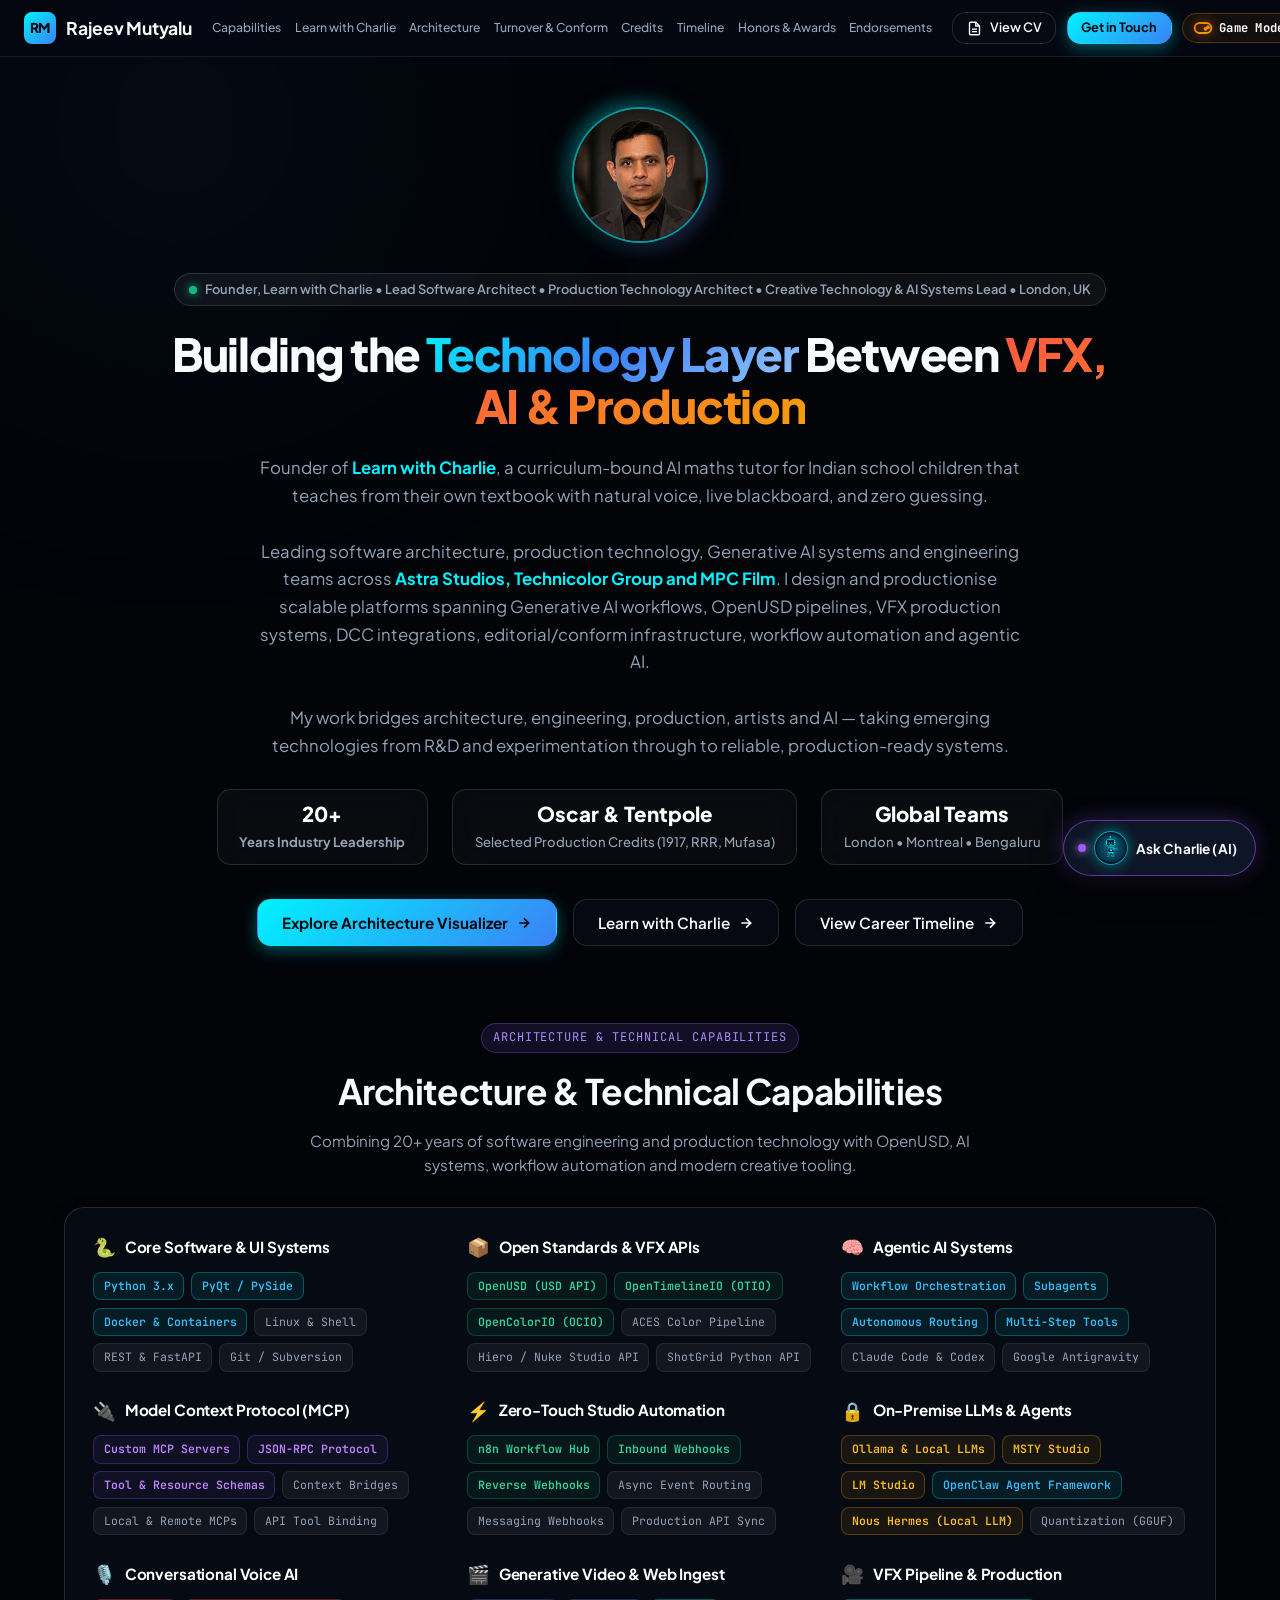
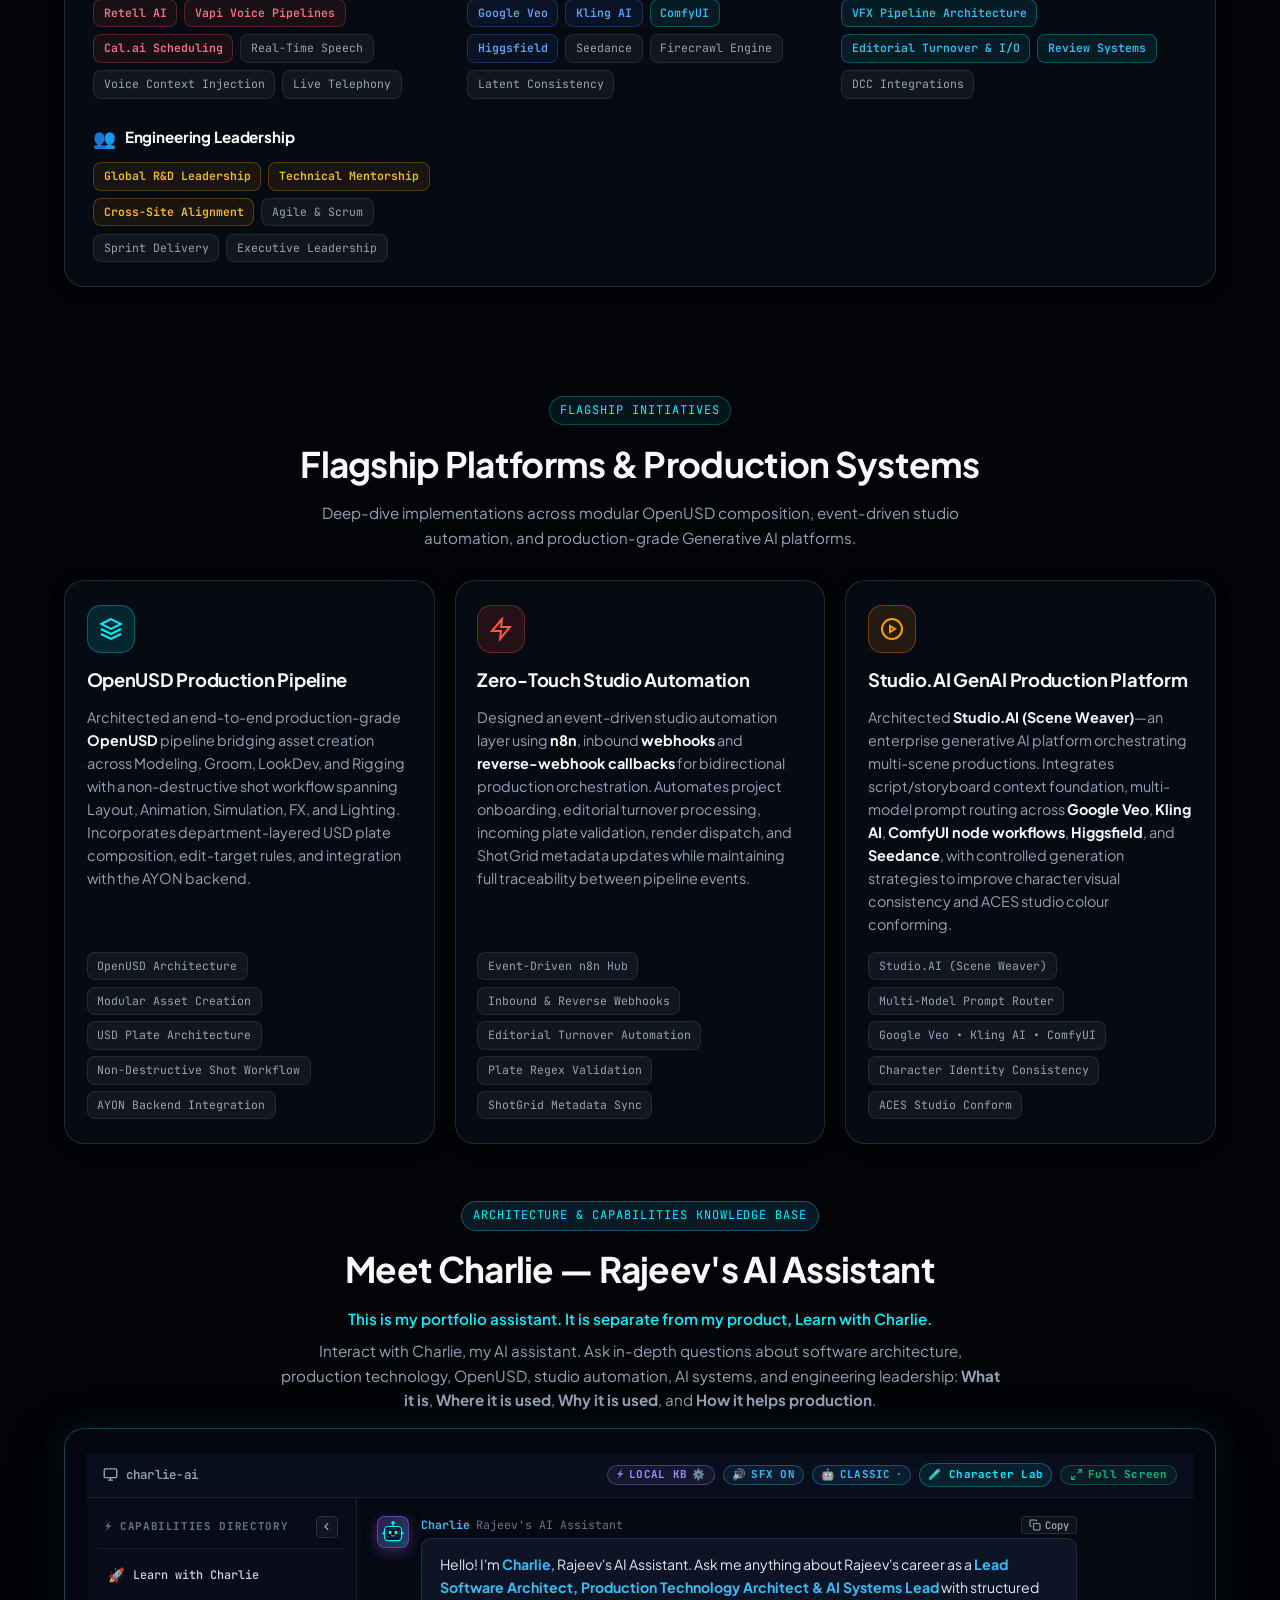
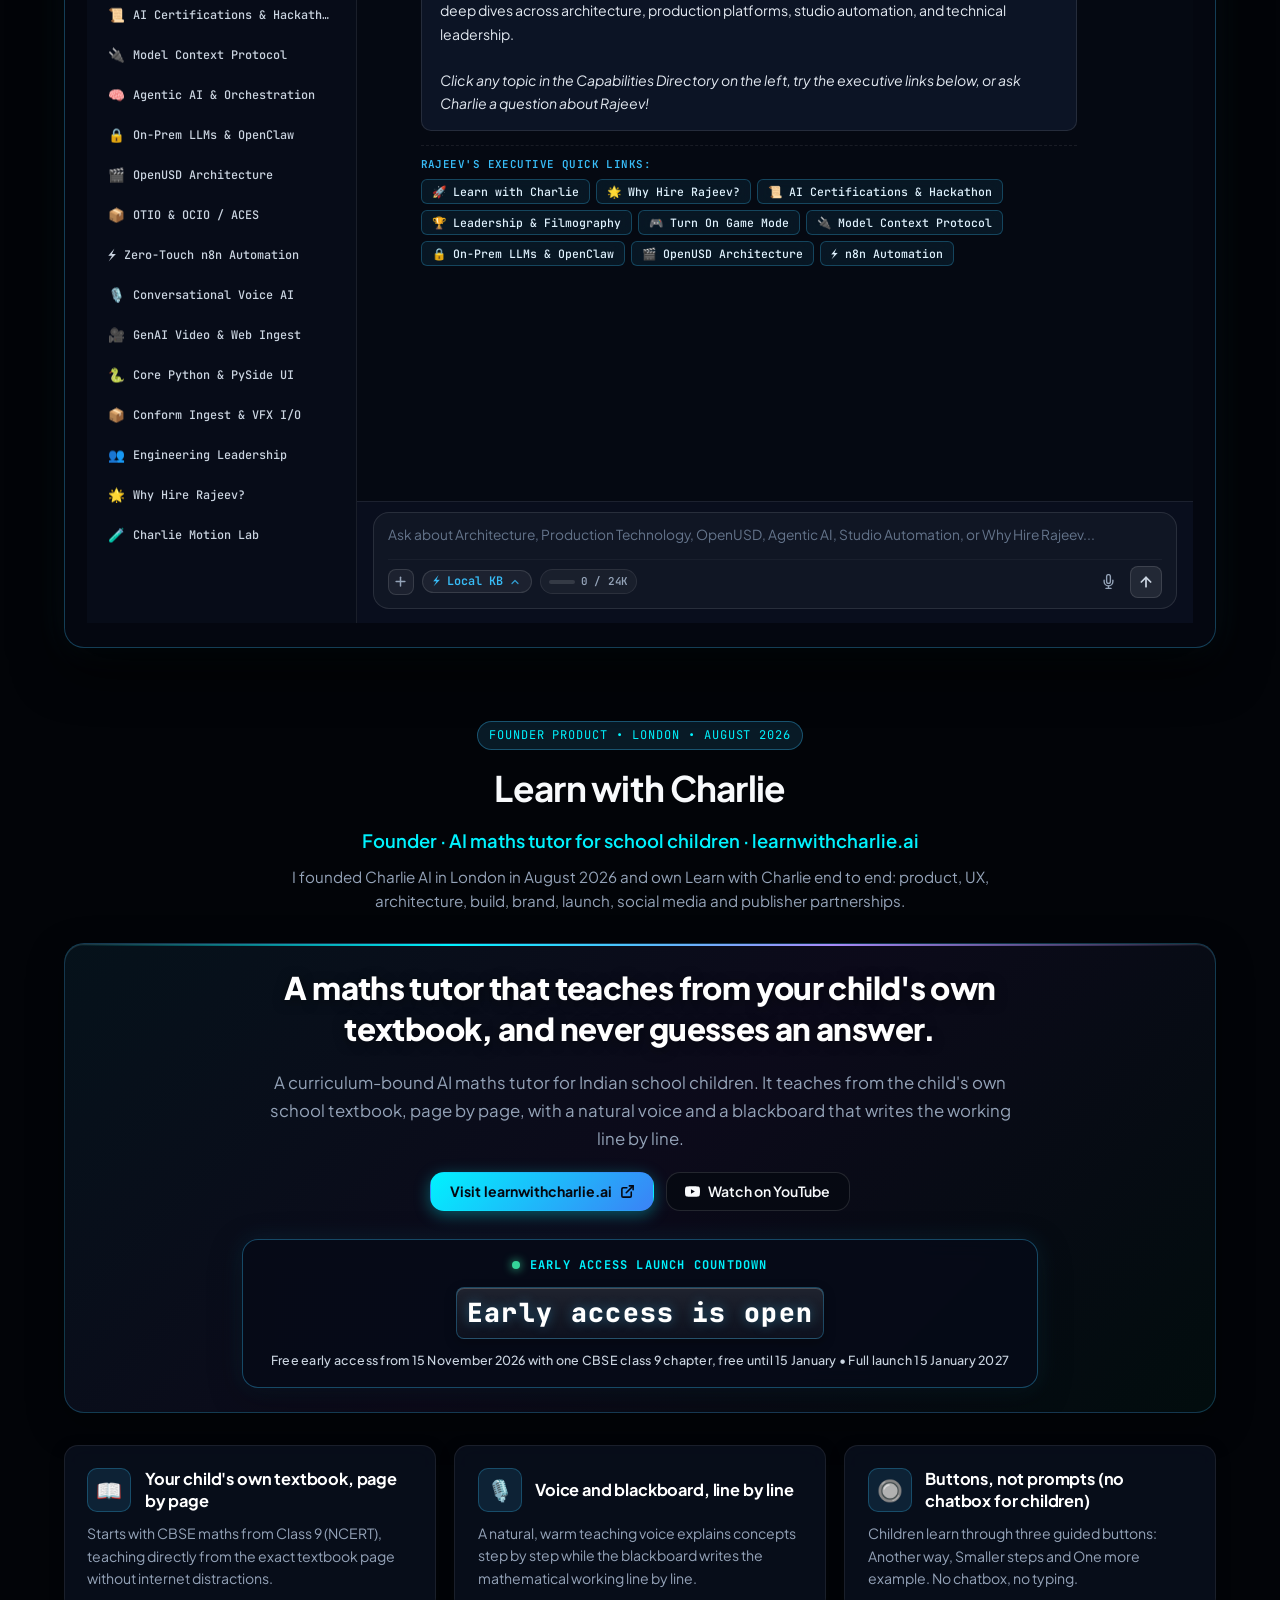
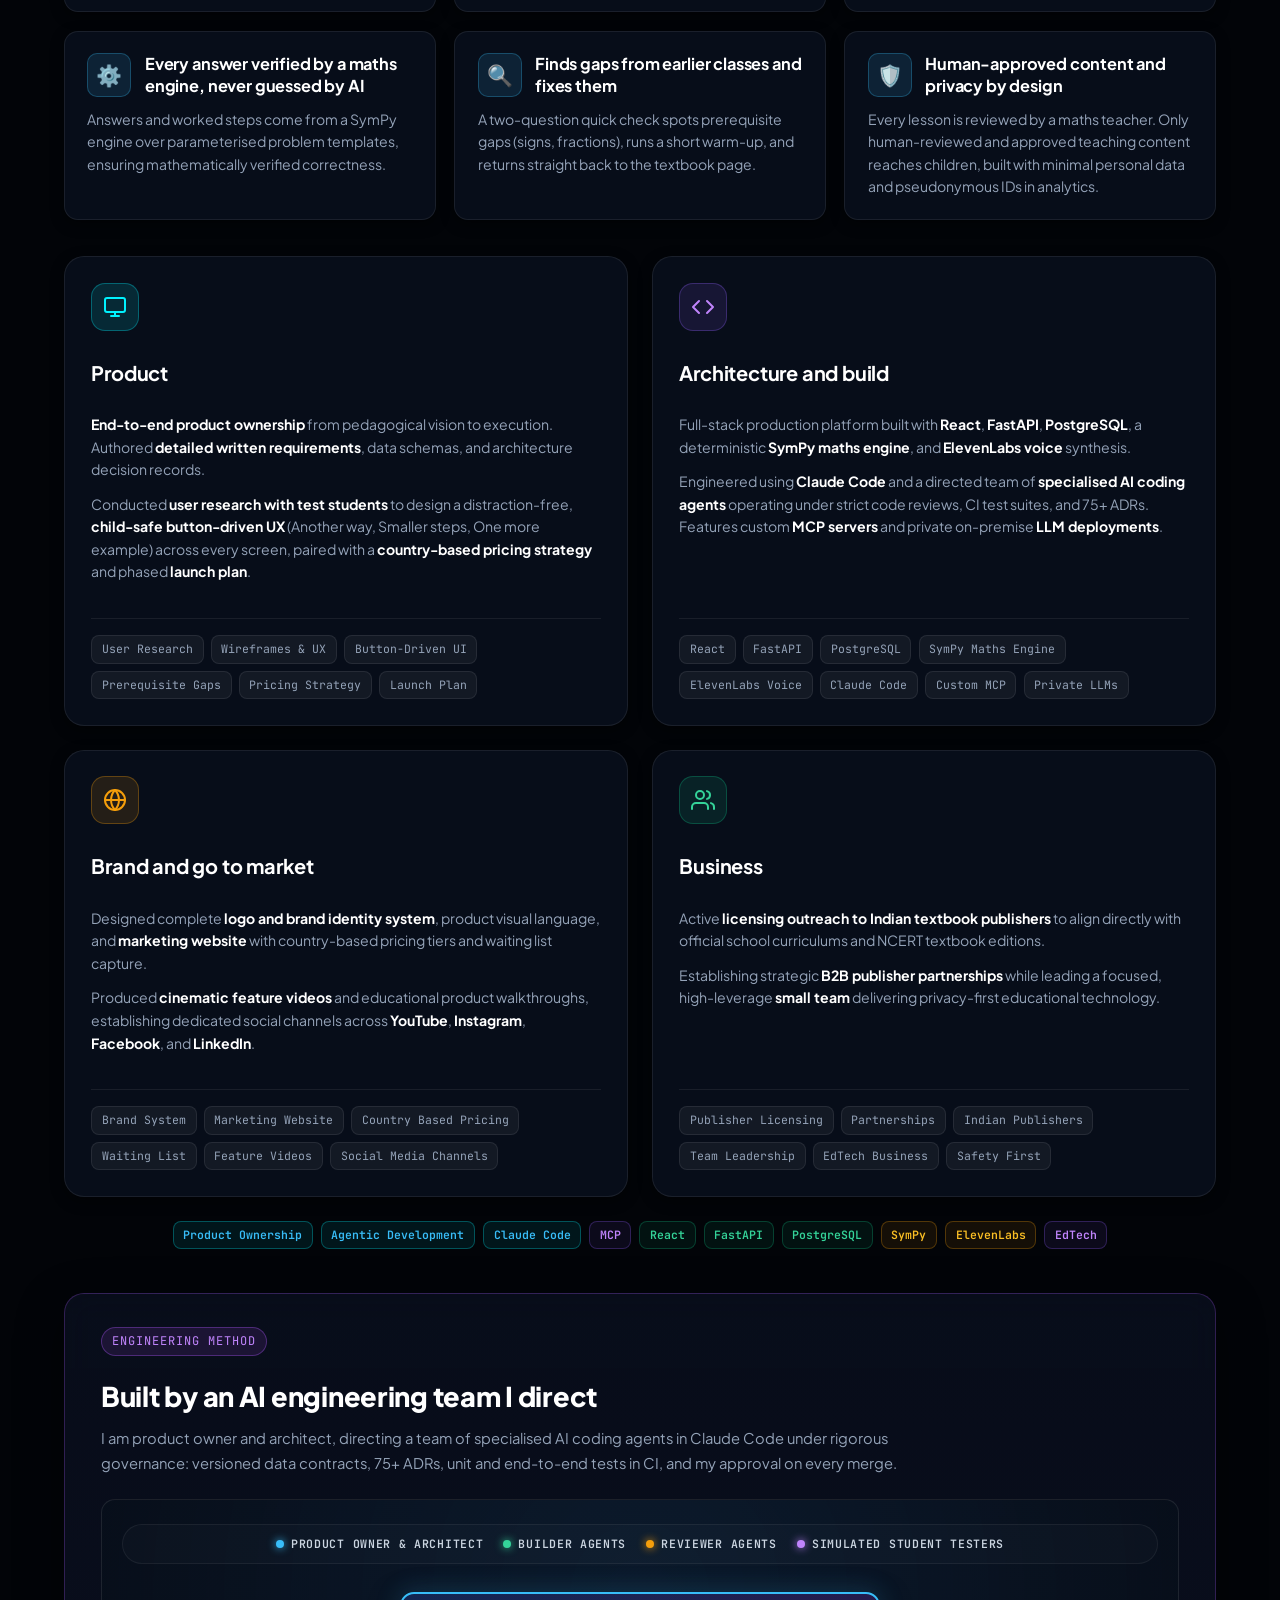
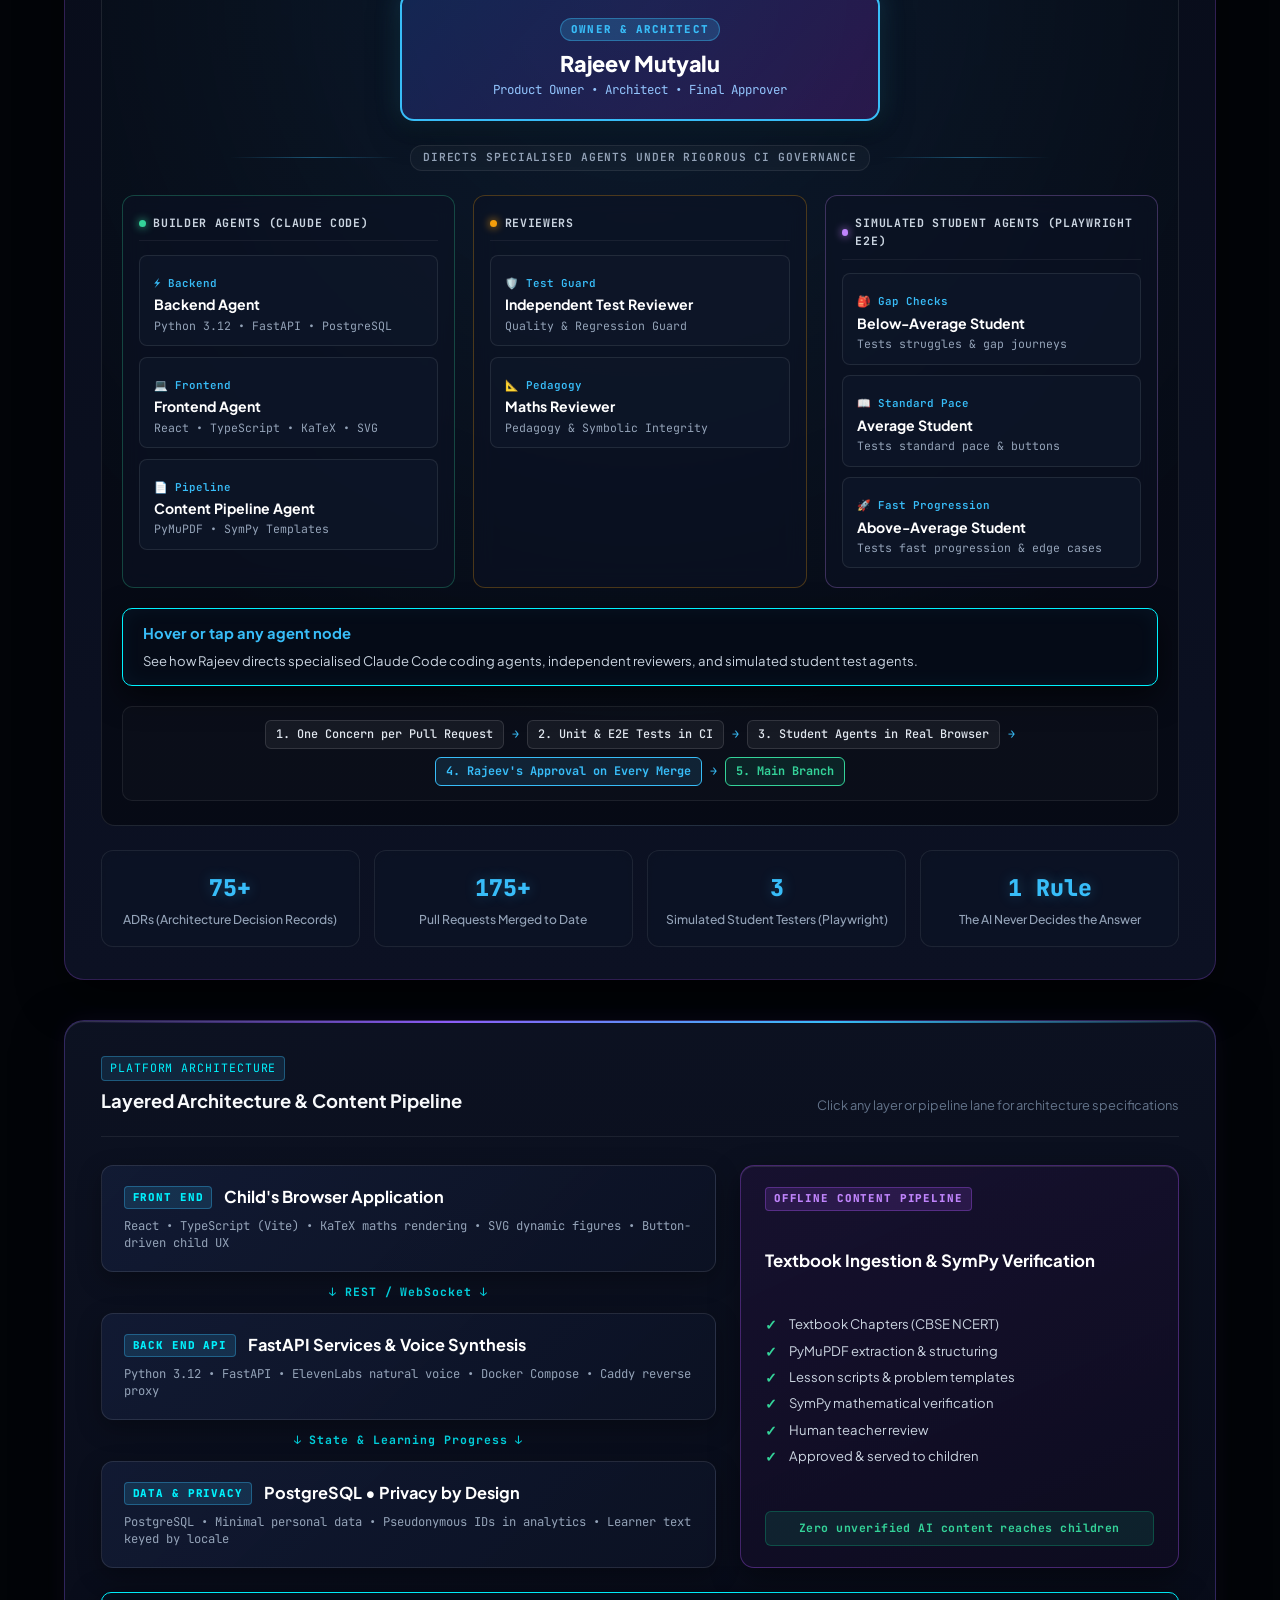
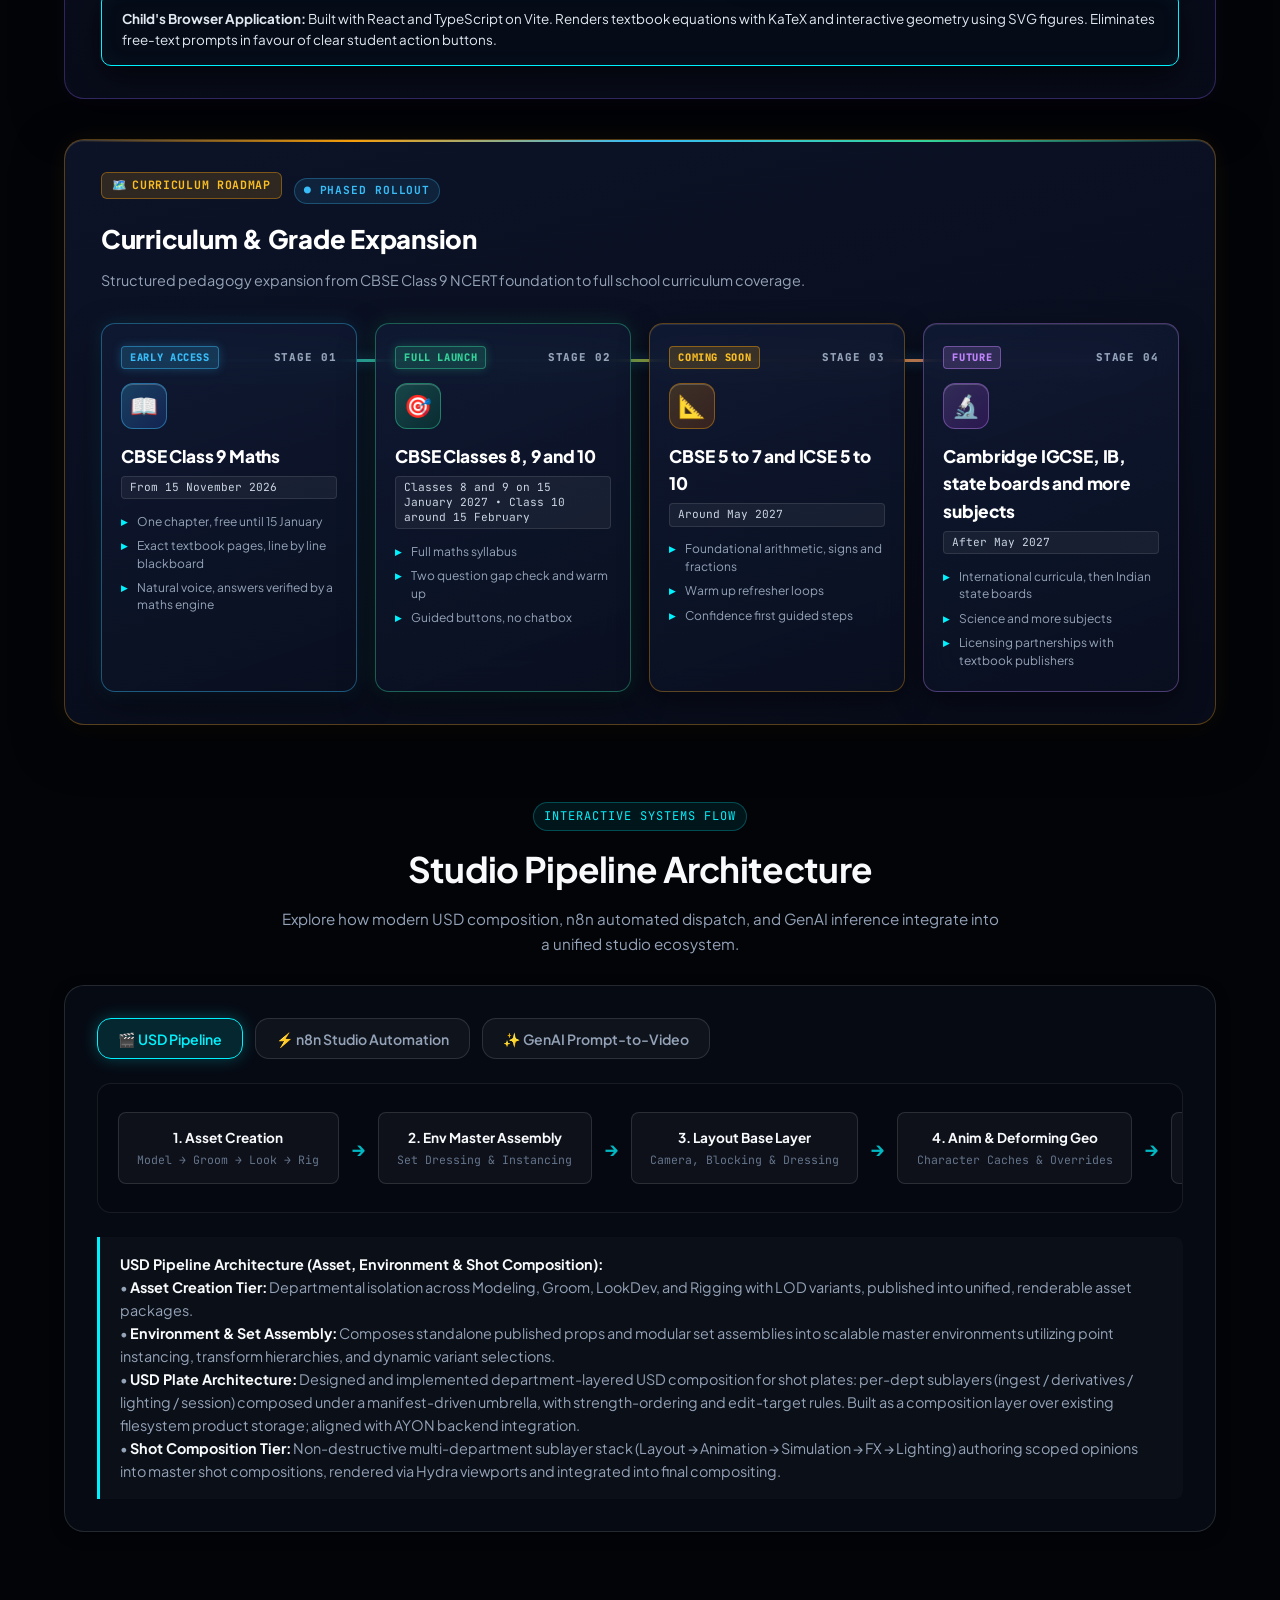
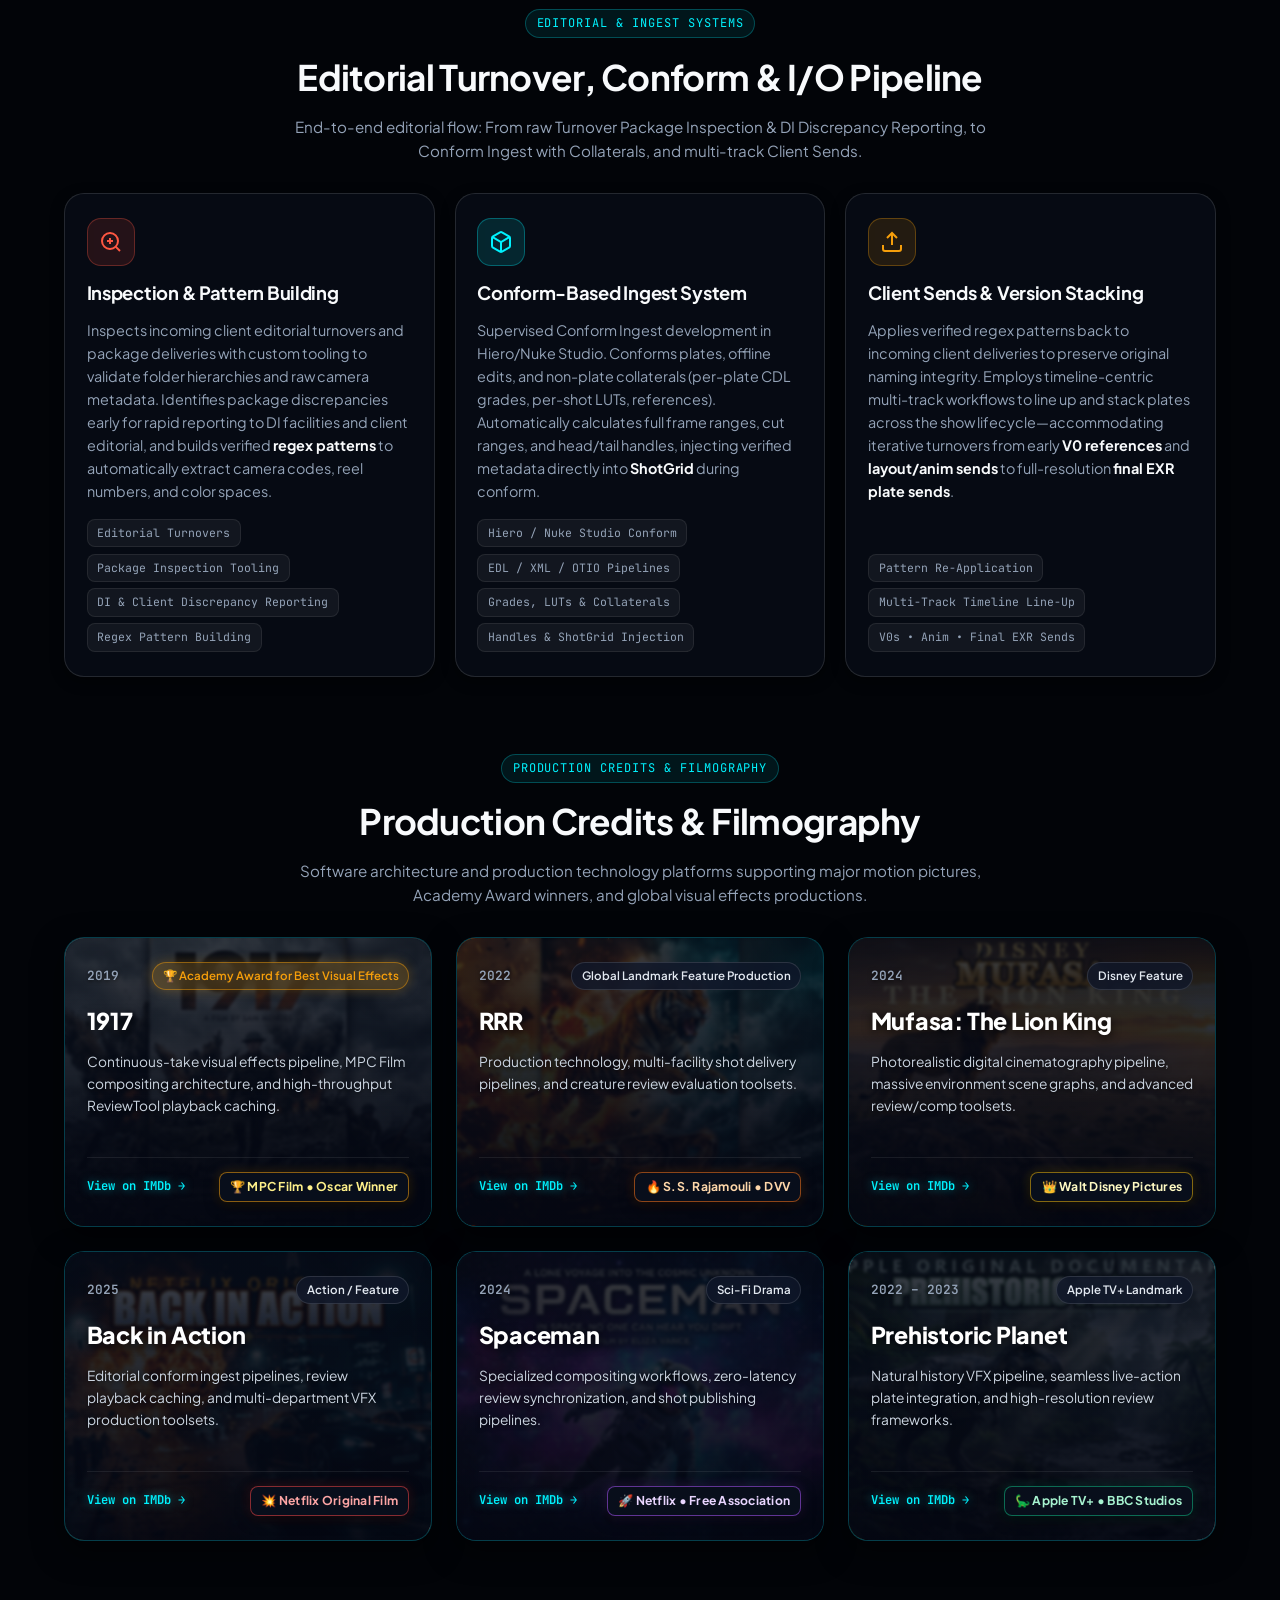
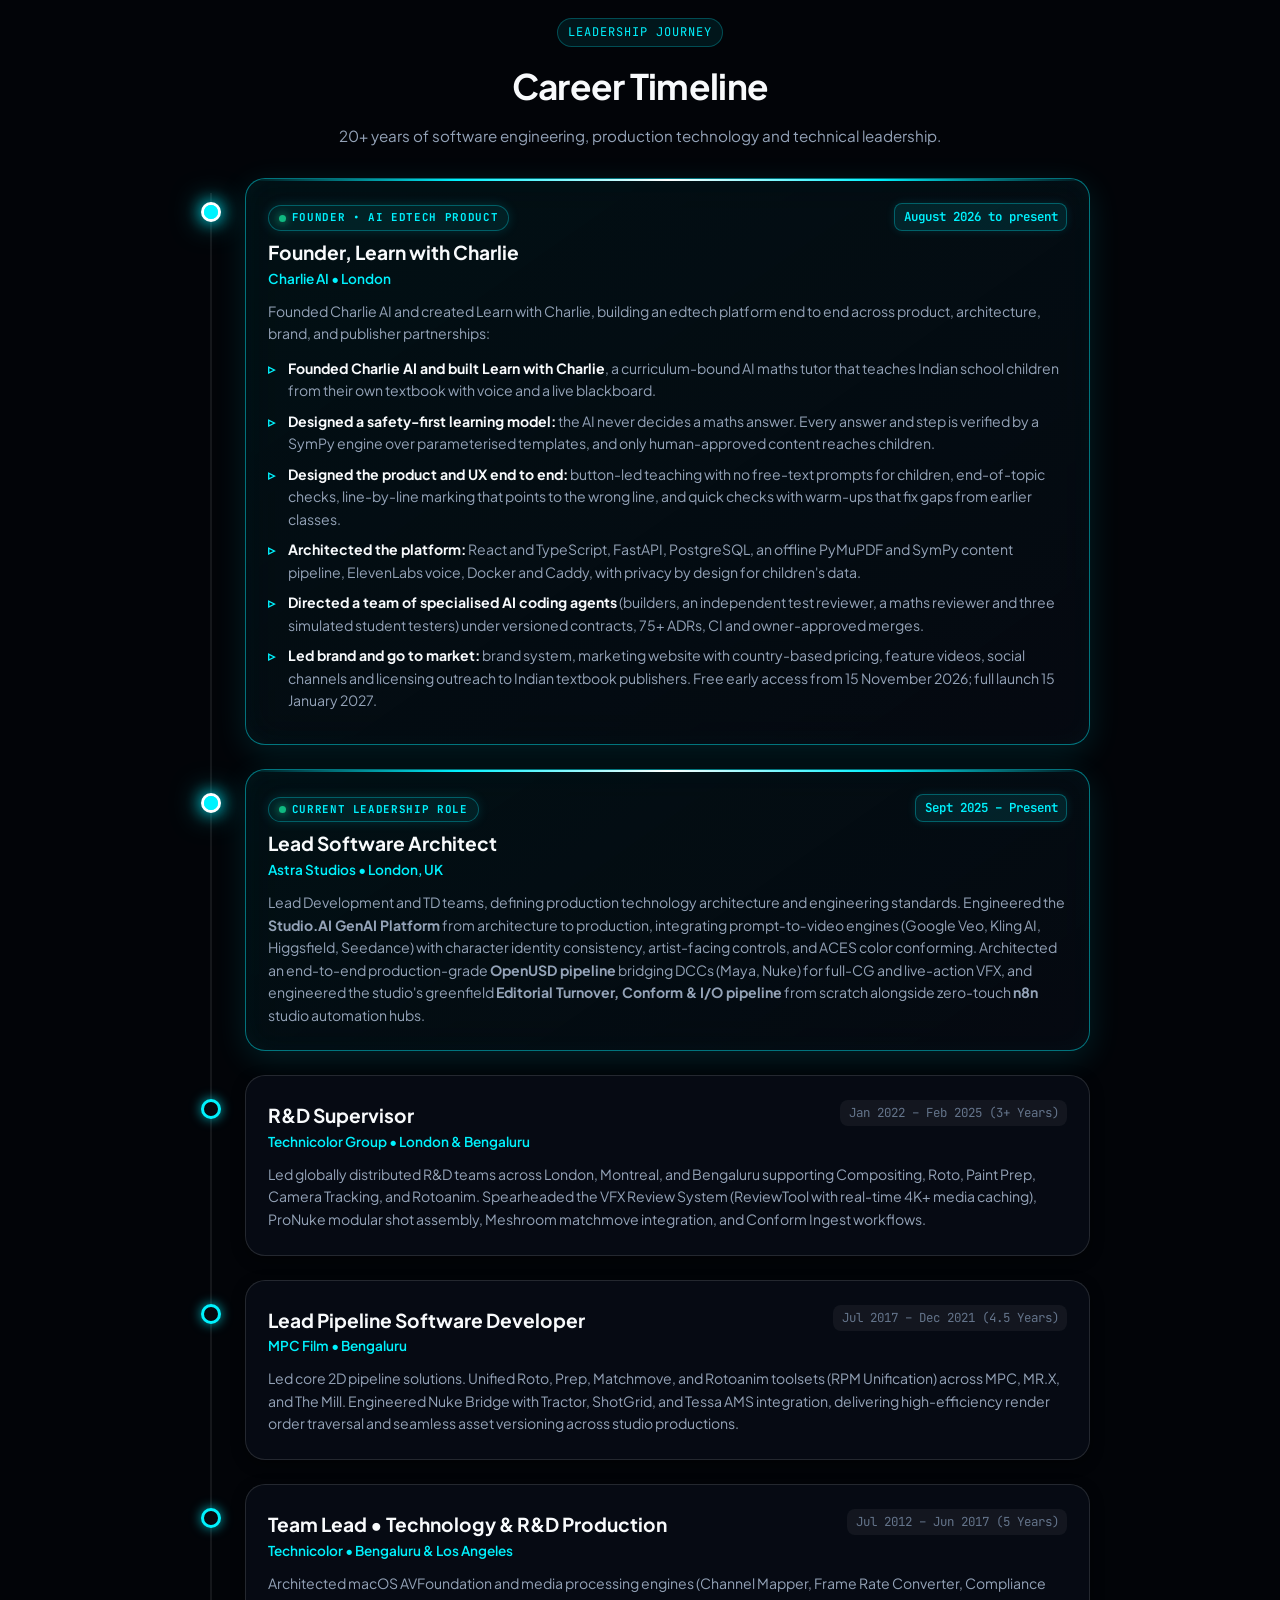
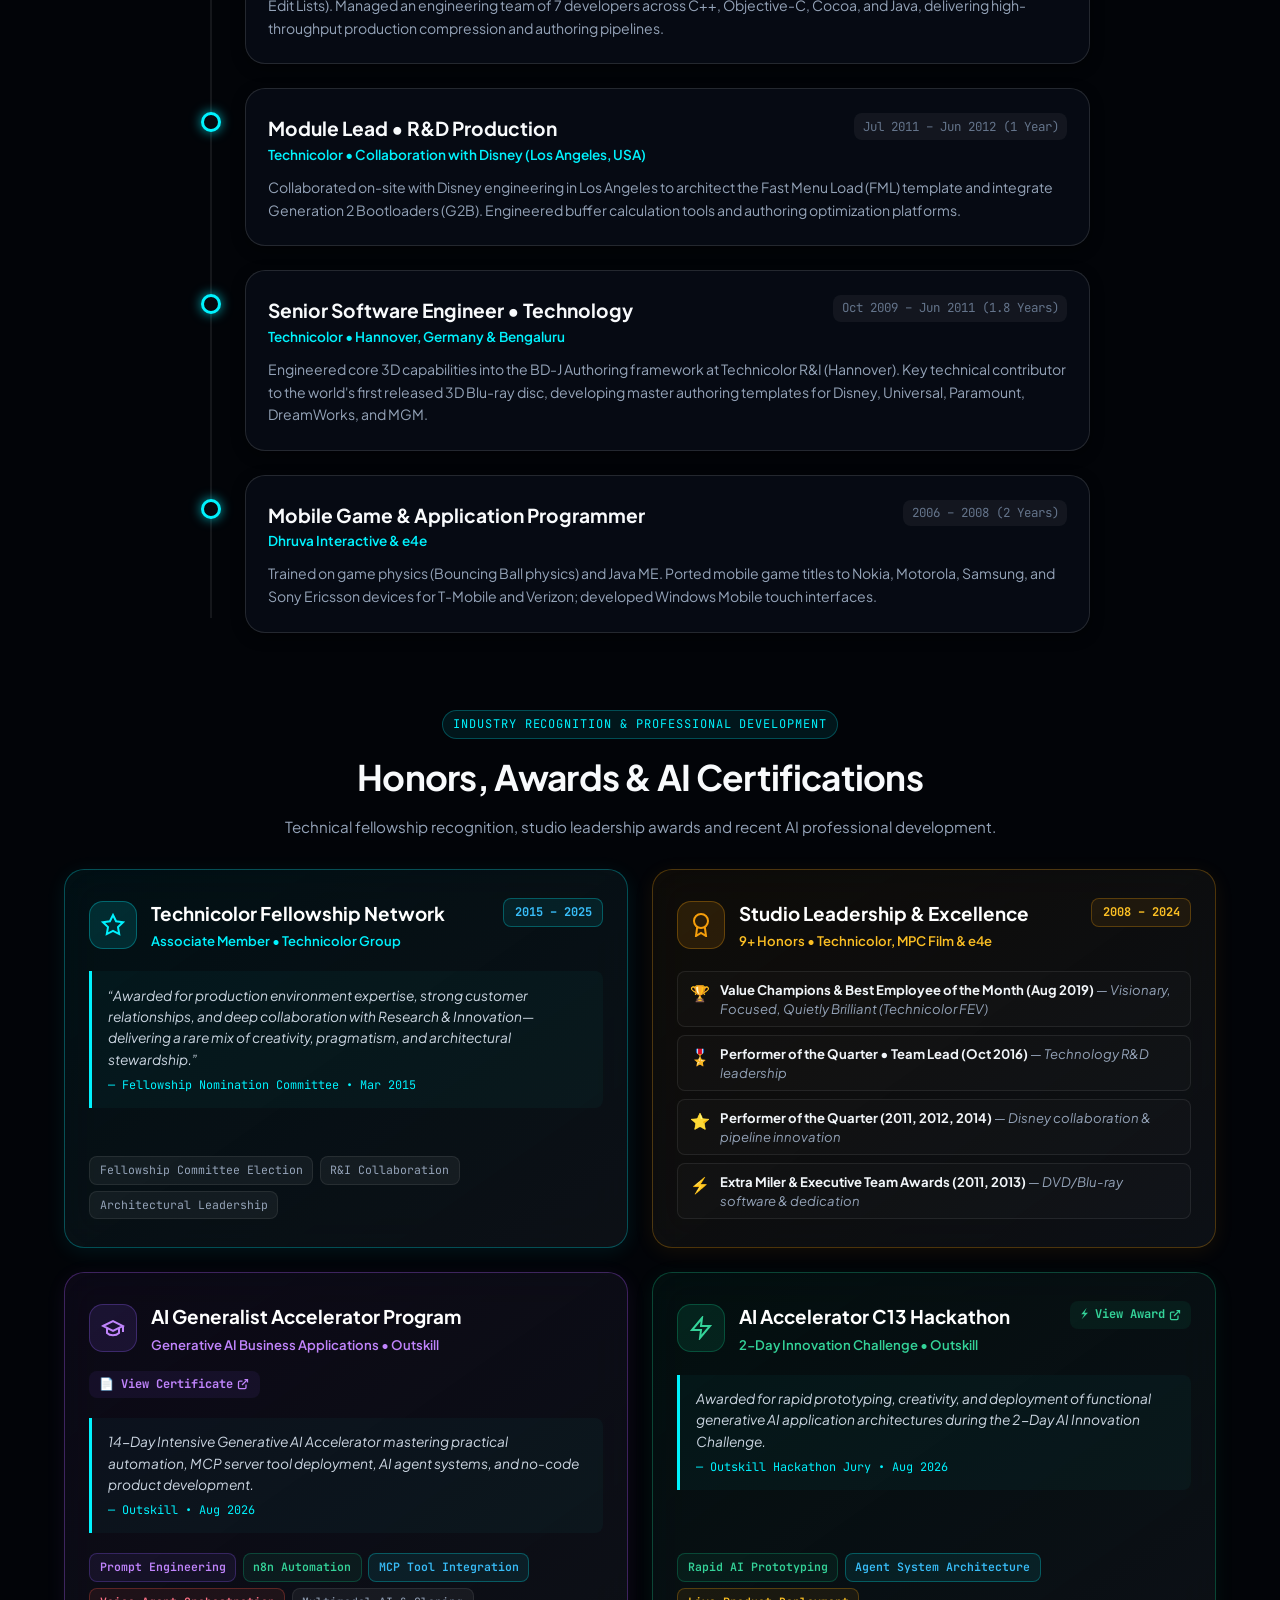
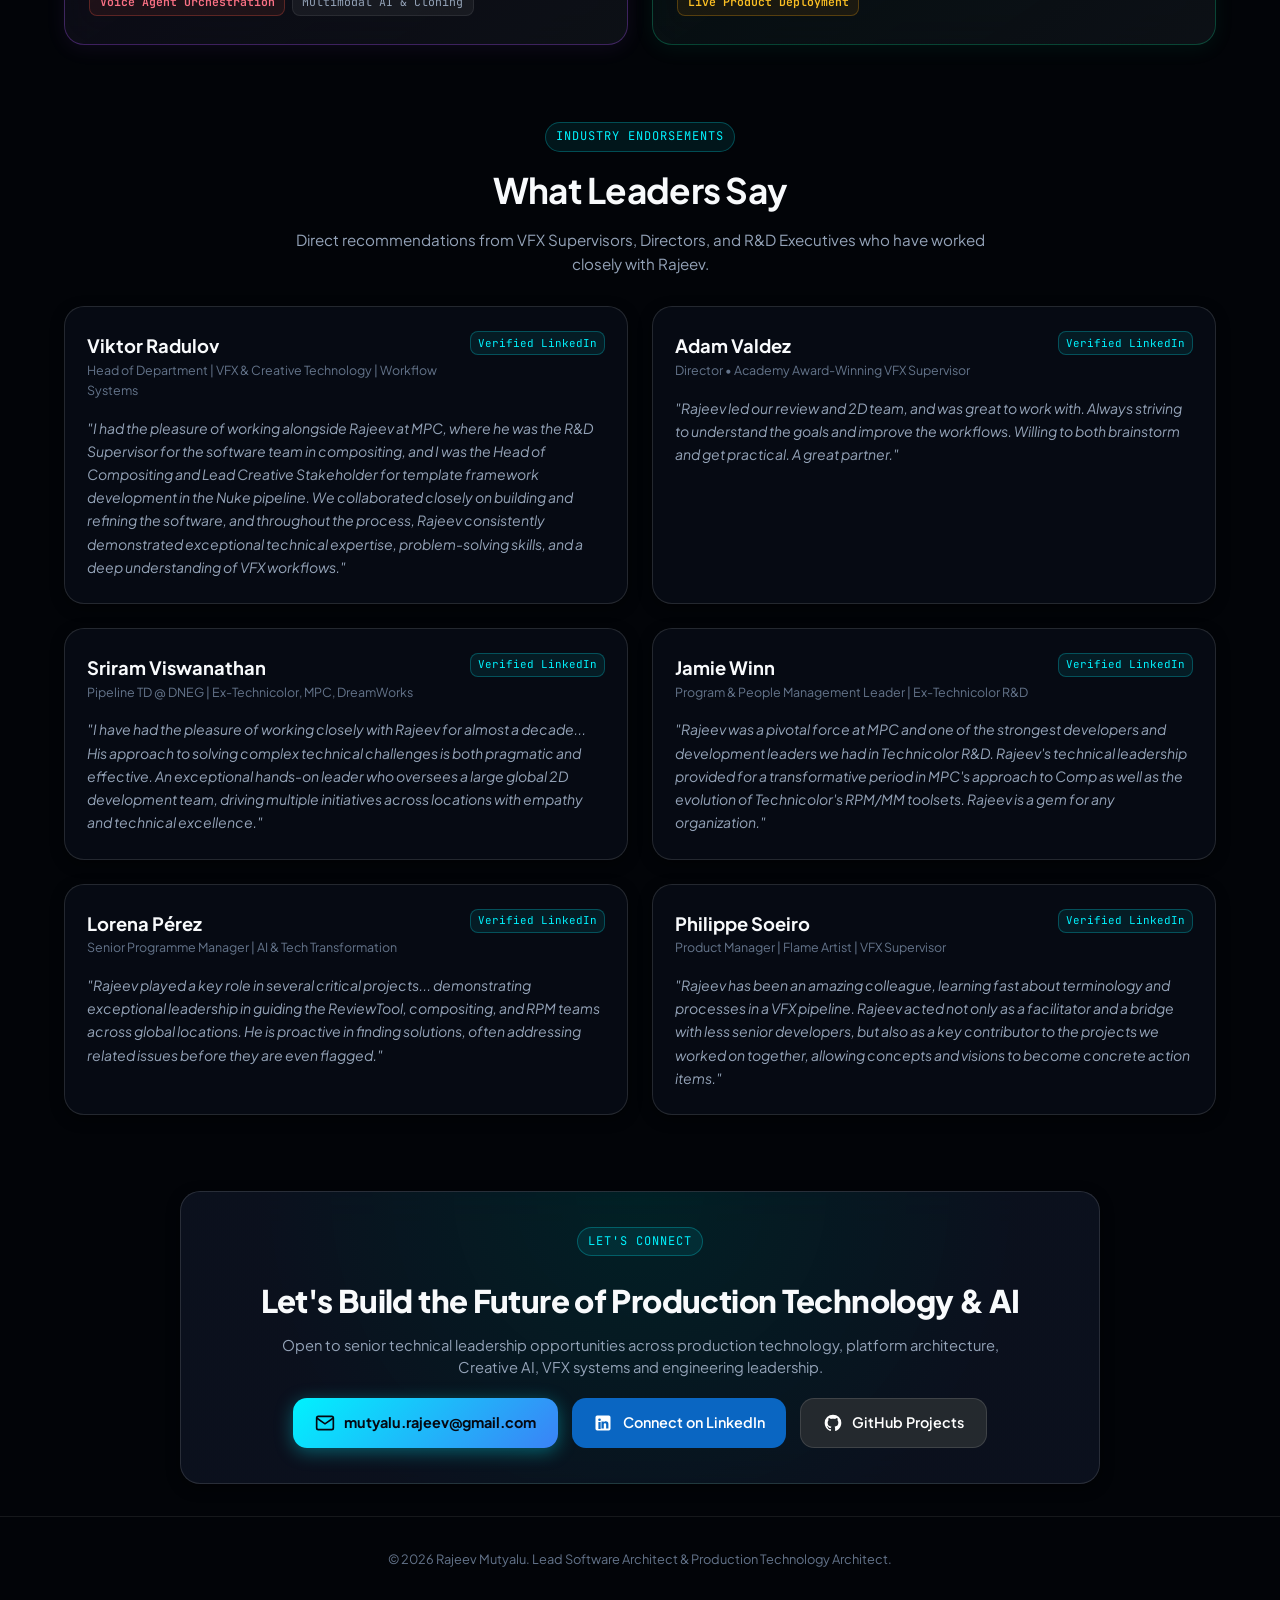
<file: index.html>
<!DOCTYPE html>
<html lang="en">

<head>
  <meta charset="UTF-8" />
  <meta name="viewport" content="width=device-width, initial-scale=1.0" />
  <title>Rajeev Mutyalu — Founder, Learn with Charlie (AI maths tutor) | VFX &amp; GenAI Systems Architect</title>
  <meta name="description"
    content="Official Portfolio &amp; Systems Showcase of Rajeev Mutyalu: Founder of Learn with Charlie (AI maths tutor for school children), Lead Software Architect &amp; Creative Technology Lead bridging 20+ years of VFX production technology with Generative AI systems, OpenUSD architecture, and agentic engineering." />

  <!-- Open Graph / Social Media Meta -->
  <meta property="og:type" content="website" />
  <meta property="og:title" content="Rajeev Mutyalu — Founder of Learn with Charlie (AI maths tutor) | Systems Architect" />
  <meta property="og:description" content="Founder of Learn with Charlie: curriculum-bound AI maths tutor for school children. 20+ years VFX production technology, OpenUSD and Generative AI systems architect." />
  <meta property="og:url" content="https://rajeev-mutyalu.github.io/portfolio-website/" />
  <meta property="og:image" content="https://rajeev-mutyalu.github.io/portfolio-website/profile.jpg" />

  <!-- Structured Data (JSON-LD) -->
  <script type="application/ld+json">
  {
    "@context": "https://schema.org",
    "@type": "Person",
    "name": "Rajeev Mutyalu",
    "url": "https://rajeev-mutyalu.github.io/portfolio-website/",
    "image": "https://rajeev-mutyalu.github.io/portfolio-website/profile.jpg",
    "jobTitle": "Founder & Lead Software Architect",
    "worksFor": [
      {
        "@type": "Organization",
        "name": "Charlie AI",
        "url": "https://learnwithcharlie.ai"
      },
      {
        "@type": "Organization",
        "name": "Astra Studios"
      }
    ],
    "description": "Founder of Learn with Charlie (AI maths tutor for school children), Lead Software Architect and Creative Technology Lead with 20+ years of experience in VFX production technology, OpenUSD and Generative AI systems."
  }
  </script>

  <!-- Fonts -->
  <link rel="preconnect" href="https://fonts.googleapis.com" />
  <link rel="preconnect" href="https://fonts.gstatic.com" crossorigin />
  <link
    href="https://fonts.googleapis.com/css2?family=JetBrains+Mono:wght@400;500;600;700&family=Outfit:wght@500;600;700;800&family=Plus+Jakarta+Sans:wght@400;500;600;700;800&display=swap"
    rel="stylesheet" />

  <!-- Comprehensive Favicons for Browser Tab, Address Bar & Bookmarks -->
  <link rel="icon" type="image/png" sizes="32x32" href="favicon-32x32.png" />
  <link rel="icon" type="image/png" sizes="16x16" href="favicon-16x16.png" />
  <link rel="shortcut icon" href="favicon.ico" />
  <link rel="apple-touch-icon" sizes="180x180" href="apple-touch-icon.png" />
  <link rel="manifest" href="site.webmanifest" />
  <meta name="theme-color" content="#06080e" />

  <link rel="stylesheet" href="style.css?v=204" />
  <link rel="prefetch" href="cv.html" />

  <!-- Navigation & Scroll Position Guard: Always land cleanly on the first page when returning from CV, Charlie Lab, or Full Screen -->
  <script>
    if ('scrollRestoration' in history) {
      history.scrollRestoration = 'manual';
    }
    (function () {
      try {
        var returnTop = (sessionStorage.getItem('portfolio_return_top') === 'true');
        var ref = document.referrer || '';
        var fromCvOrLab = (ref.indexOf('cv.html') !== -1 || ref.indexOf('charlie-lab.html') !== -1);
        if (returnTop || fromCvOrLab || window.location.hash === '#hero' || window.location.search.indexOf('top=1') !== -1) {
          sessionStorage.removeItem('portfolio_return_top');
          document.documentElement.classList.add('instant-scroll');
          window.scrollTo(0, 0);
          document.documentElement.scrollTop = 0;
          document.addEventListener('DOMContentLoaded', function () {
            window.scrollTo(0, 0);
            document.documentElement.scrollTop = 0;
            setTimeout(function () {
              document.documentElement.classList.remove('instant-scroll');
            }, 120);
          });
        }
      } catch (e) {}
    })();

    (function () {
      var isLocal = (
        window.location.hostname === 'localhost' ||
        window.location.hostname === '127.0.0.1' ||
        window.location.hostname === '[::1]' ||
        window.location.protocol === 'file:' ||
        !window.location.hostname ||
        window.location.hostname.endsWith('.local') ||
        window.location.hostname.indexOf('192.168.') !== -1 ||
        window.location.hostname.indexOf('10.0.') !== -1 ||
        window.location.search.indexOf('simulator=1') !== -1 ||
        window.location.search.indexOf('sim=1') !== -1 ||
        window.location.search.indexOf('local=1') !== -1
      );
      if (isLocal) {
        document.documentElement.classList.add('is-local-build');
      }
    })();
  </script>
</head>

<body>
  <!-- =========================================================================
       ✨ Interactive Comet Cascade Canvas Background (Inspired by getdesign.md)
       ========================================================================= -->
  <canvas id="cometCanvas" class="fx-disabled"></canvas>
  <!-- Cyber Charlie Foreground Mascot & Combat Canvas (Always On Top) -->
  <canvas id="charlieCanvas"></canvas>

  <!-- Ambient Background Glows -->
  <div class="ambient-glow glow-top-left"></div>
  <div class="ambient-glow glow-bottom-right"></div>

  <!-- =========================================================================
       Navigation Header (Standard & Mobile Responsive)
       ========================================================================= -->
  <header class="navbar">
    <div class="nav-container">
      <a href="#hero" class="nav-logo">
        <span class="logo-badge">RM</span>
        <span class="logo-text">Rajeev Mutyalu</span>
      </a>

      <nav class="nav-links">
        <a href="#initiatives" class="nav-link">Capabilities</a>
        <a href="#learn-with-charlie" class="nav-link">Learn with Charlie</a>
        <a href="#architecture" class="nav-link">Architecture</a>
        <a href="#conform" class="nav-link">Turnover &amp; Conform</a>
        <a href="#films" class="nav-link">Credits</a>
        <a href="#experience" class="nav-link">Timeline</a>
        <a href="#awards" class="nav-link">Honors &amp; Awards</a>
        <a href="#endorsements" class="nav-link">Endorsements</a>
      </nav>

      <div class="nav-actions">
        <!-- Curriculum Vitae Modal Trigger -->
        <button type="button" class="btn btn-secondary btn-sm nav-cv-btn" id="navCvTrigger" title="Select Curriculum Vitae Focus" aria-haspopup="dialog">
          <svg width="15" height="15" viewBox="0 0 24 24" fill="none" stroke="currentColor" stroke-width="2.2">
            <path d="M14 2H6a2 2 0 0 0-2 2v16a2 2 0 0 0 2 2h12a2 2 0 0 0 2-2V8z"></path>
            <polyline points="14 2 14 8 20 8"></polyline>
            <line x1="16" y1="13" x2="8" y2="13"></line>
            <line x1="16" y1="17" x2="8" y2="17"></line>
          </svg>
          <span>View CV</span>
        </button>
        <a href="#contact" class="btn btn-primary btn-sm">Get in Touch</a>
        <button type="button" class="fx-switch-wrapper" id="fxSwitchWrapper" title="Toggle Interactive Cosmic Game Mode"
          aria-label="Toggle Interactive Cosmic Game Mode">
          <span class="fx-hint-badge">
            <svg class="fx-joy-icon" width="20" height="20" viewBox="0 0 24 24" fill="none" stroke="url(#joyOrangeGrad)"
              stroke-width="2.2" stroke-linecap="round" stroke-linejoin="round">
              <defs>
                <linearGradient id="joyOrangeGrad" x1="0%" y1="0%" x2="100%" y2="100%">
                  <stop offset="0%" stop-color="#ff7a00" />
                  <stop offset="100%" stop-color="#f59e0b" />
                </linearGradient>
              </defs>
              <line x1="6" y1="12" x2="10" y2="12"></line>
              <line x1="8" y1="10" x2="8" y2="14"></line>
              <circle cx="15" cy="13" r="1.2" fill="#f59e0b"></circle>
              <circle cx="18" cy="11" r="1.2" fill="#ff7a00"></circle>
              <rect x="2" y="6" width="20" height="12" rx="6"></rect>
            </svg>
            <span>Game Mode</span>
          </span>
          <span class="fx-slider-switch" id="navFxToggle">
            <span class="fx-slider-knob"></span>
          </span>
        </button>
        <button type="button" class="mobile-nav-toggle" id="mobileNavToggle" aria-label="Toggle Navigation Menu"
          aria-expanded="false">
          <span class="nav-bar-icon">&#9776;</span>
        </button>
      </div>
    </div>

    <!-- Mobile Navigation Drawer -->
    <div class="mobile-nav-drawer" id="mobileNavDrawer">
      <div class="mobile-nav-content">
        <div class="mobile-nav-group-title mobile-nav-cv-header">CURRICULUM VITAE TRACKS</div>
        <a href="cv.html?track=ai" class="mobile-nav-link cv-highlight-link mobile-nav-cv-track">
          <span>🧠 AI &amp; Creative Technology Systems</span>
        </a>
        <a href="cv.html?track=vfx" class="mobile-nav-link cv-highlight-link mobile-nav-cv-track">
          <span>🎬 Production Technology &amp; Architecture</span>
        </a>
        <div class="mobile-nav-group-title mobile-nav-sections-header">PORTFOLIO SECTIONS</div>
        <a href="#initiatives" class="mobile-nav-link">🏛️ Architecture &amp; Capabilities</a>
        <a href="#learn-with-charlie" class="mobile-nav-link">🚀 Learn with Charlie</a>
        <a href="#architecture" class="mobile-nav-link">🎬 Architecture Flow</a>
        <a href="#conform" class="mobile-nav-link">📦 Conform Ingest</a>
        <a href="#films" class="mobile-nav-link">🏆 Credits &amp; Filmography</a>
        <a href="#experience" class="mobile-nav-link">⏳ Career Timeline</a>
        <a href="#awards" class="mobile-nav-link">🏆 Honors &amp; Awards</a>
        <a href="#endorsements" class="mobile-nav-link">⭐ Endorsements</a>
        <a href="#contact" class="mobile-nav-link">📬 Get in Touch</a>
      </div>
    </div>
  </header>

  <!-- Creative Frozen Section HUD (Active Section Title Freeze) -->
  <div id="frozenSectionHUD" class="frozen-section-hud" aria-hidden="true" title="Click to scroll to top of section">
    <div class="hud-pill-inner">
      <span class="hud-radar-dot">
        <span class="hud-pulse-ring"></span>
      </span>
      <span class="hud-prefix">Active Section</span>
      <span class="hud-divider">//</span>
      <span id="hudSectionTitle" class="hud-title">What Leaders Say</span>
      <div class="hud-progress-bar">
        <div id="hudProgressFill" class="hud-progress-fill"></div>
      </div>
    </div>
  </div>

  <!-- Hero Section -->
  <section class="hero-section" id="hero">
    <div class="hero-content">
      <!-- Profile Photo & Status -->
      <div class="hero-avatar-wrapper">
        <div class="avatar-glow"></div>
        <a href="https://rajeev-mutyalu.github.io/portfolio-website/profile.jpg" download="Rajeev-Mutyalu-Executive-Portrait.jpg" class="hero-avatar-link"
          title="Click to Download High-Resolution Studio Portrait (1024x1024 JPG)">
          <img src="profile.jpg?v=22" alt="Rajeev Mutyalu" class="hero-avatar" />
        </a>
      </div>

      <div class="status-pill">
        <span class="status-dot pulse"></span>
        <span>Founder, Learn with Charlie &bull; Lead Software Architect &bull; Production Technology Architect &bull; Creative Technology &amp; AI Systems Lead &bull; London, UK</span>
      </div>

      <h1 class="hero-title">
        Building the <span class="gradient-text">Technology Layer</span> Between <span
          class="gradient-accent">VFX, AI &amp; Production</span>
      </h1>

      <p class="hero-sub">
        Founder of <strong>Learn with Charlie</strong>, a curriculum-bound AI maths tutor for Indian school children that teaches from their own textbook with natural voice, live blackboard, and zero guessing.
        <br /><br />
        Leading software architecture, production technology, Generative AI systems and engineering teams across <strong>Astra Studios, Technicolor Group and MPC Film</strong>. I design and productionise scalable platforms spanning Generative AI workflows, OpenUSD pipelines, VFX production systems, DCC integrations, editorial/conform infrastructure, workflow automation and agentic AI.
        <br /><br />
        My work bridges architecture, engineering, production, artists and AI &mdash; taking emerging technologies from R&amp;D and experimentation through to reliable, production-ready systems.
      </p>

      <div class="hero-badges">
        <div class="metric-chip">
          <span class="metric-num">20+</span>
          <span class="metric-txt"><strong>Years Industry Leadership</strong></span>
        </div>
        <div class="metric-chip">
          <span class="metric-num">Oscar &amp; Tentpole</span>
          <span class="metric-txt">Selected Production Credits (1917, RRR, Mufasa)</span>
        </div>
        <div class="metric-chip">
          <span class="metric-num">Global Teams</span>
          <span class="metric-txt">London &bull; Montreal &bull; Bengaluru</span>
        </div>
      </div>

      <div class="hero-cta-group">
        <a href="#architecture" class="btn btn-primary btn-lg">
          <span>Explore Architecture Visualizer</span>
          <svg width="16" height="16" viewBox="0 0 24 24" fill="none" stroke="currentColor" stroke-width="2.5">
            <path d="M5 12h14M12 5l7 7-7 7" />
          </svg>
        </a>
        <a href="#learn-with-charlie" class="btn btn-secondary btn-lg">
          <span>Learn with Charlie</span>
          <svg width="16" height="16" viewBox="0 0 24 24" fill="none" stroke="currentColor" stroke-width="2.5">
            <path d="M5 12h14M12 5l7 7-7 7" />
          </svg>
        </a>
        <a href="#experience" class="btn btn-secondary btn-lg">
          <span>View Career Timeline</span>
          <svg width="16" height="16" viewBox="0 0 24 24" fill="none" stroke="currentColor" stroke-width="2.5">
            <path d="M5 12h14M12 5l7 7-7 7" />
          </svg>
        </a>
      </div>
    </div>
  </section>

  <!-- Architecture & Technical Capabilities Hub -->
  <section class="section-container" id="initiatives">
    <div class="section-header">
      <div class="tag-label"
        style="background: rgba(139, 92, 246, 0.12); color: #a78bfa; border-color: rgba(139, 92, 246, 0.3);">Architecture &amp; Technical Capabilities</div>
      <h2 class="section-title">Architecture &amp; Technical Capabilities</h2>
      <p class="section-desc">Combining 20+ years of software engineering and production technology with OpenUSD, AI systems, workflow automation and modern creative tooling.</p>
    </div>

    <!-- Tier 1: 8-Category Skills & Tech Matrix -->
    <div class="glass-card ai-stack-matrix" style="padding: 1.5rem 1.75rem; margin-bottom: 2rem;">
      <div class="ai-stack-grid">

        <!-- Category 1: Core Software Engineering -->
        <div class="ai-stack-col">
          <div class="ai-stack-category">
            <span class="ai-cat-icon">🐍</span>
            <h4>Core Software &amp; UI Systems</h4>
          </div>
          <div class="ai-pill-group">
            <span class="pill pill-cyan">Python 3.x</span>
            <span class="pill pill-cyan">PyQt / PySide</span>
            <span class="pill pill-cyan">Docker &amp; Containers</span>
            <span class="pill">Linux &amp; Shell</span>
            <span class="pill">REST &amp; FastAPI</span>
            <span class="pill">Git / Subversion</span>
          </div>
        </div>

        <!-- Category 2: VFX Open Standards -->
        <div class="ai-stack-col">
          <div class="ai-stack-category">
            <span class="ai-cat-icon">📦</span>
            <h4>Open Standards &amp; VFX APIs</h4>
          </div>
          <div class="ai-pill-group">
            <span class="pill pill-emerald">OpenUSD (USD API)</span>
            <span class="pill pill-emerald">OpenTimelineIO (OTIO)</span>
            <span class="pill pill-emerald">OpenColorIO (OCIO)</span>
            <span class="pill">ACES Color Pipeline</span>
            <span class="pill">Hiero / Nuke Studio API</span>
            <span class="pill">ShotGrid Python API</span>
          </div>
        </div>

        <!-- Category 3: Agentic AI Systems -->
        <div class="ai-stack-col">
          <div class="ai-stack-category">
            <span class="ai-cat-icon">🧠</span>
            <h4>Agentic AI Systems</h4>
          </div>
          <div class="ai-pill-group">
            <span class="pill pill-cyan">Workflow Orchestration</span>
            <span class="pill pill-cyan">Subagents</span>
            <span class="pill pill-cyan">Autonomous Routing</span>
            <span class="pill pill-cyan">Multi-Step Tools</span>
            <span class="pill">Claude Code &amp; Codex</span>
            <span class="pill">Google Antigravity</span>
          </div>
        </div>

        <!-- Category 4: MCP Ecosystem -->
        <div class="ai-stack-col">
          <div class="ai-stack-category">
            <span class="ai-cat-icon">🔌</span>
            <h4>Model Context Protocol (MCP)</h4>
          </div>
          <div class="ai-pill-group">
            <span class="pill pill-violet">Custom MCP Servers</span>
            <span class="pill pill-violet">JSON-RPC Protocol</span>
            <span class="pill pill-violet">Tool &amp; Resource Schemas</span>
            <span class="pill">Context Bridges</span>
            <span class="pill">Local &amp; Remote MCPs</span>
            <span class="pill">API Tool Binding</span>
          </div>
        </div>

        <!-- Category 5: Zero-Touch Automation -->
        <div class="ai-stack-col">
          <div class="ai-stack-category">
            <span class="ai-cat-icon">⚡</span>
            <h4>Zero-Touch Studio Automation</h4>
          </div>
          <div class="ai-pill-group">
            <span class="pill pill-emerald">n8n Workflow Hub</span>
            <span class="pill pill-emerald">Inbound Webhooks</span>
            <span class="pill pill-emerald">Reverse Webhooks</span>
            <span class="pill">Async Event Routing</span>
            <span class="pill">Messaging Webhooks</span>
            <span class="pill">Production API Sync</span>
          </div>
        </div>

        <!-- Category 6: Private On-Premise LLMs -->
        <div class="ai-stack-col">
          <div class="ai-stack-category">
            <span class="ai-cat-icon">🔒</span>
            <h4>On-Premise LLMs &amp; Agents</h4>
          </div>
          <div class="ai-pill-group">
            <span class="pill pill-amber">Ollama &amp; Local LLMs</span>
            <span class="pill pill-amber">MSTY Studio</span>
            <span class="pill pill-amber">LM Studio</span>
            <span class="pill pill-cyan">OpenClaw Agent Framework</span>
            <span class="pill pill-amber">Nous Hermes (Local LLM)</span>
            <span class="pill">Quantization (GGUF)</span>
          </div>
        </div>

        <!-- Category 7: Conversational Voice AI -->
        <div class="ai-stack-col">
          <div class="ai-stack-category">
            <span class="ai-cat-icon">🎙️</span>
            <h4>Conversational Voice AI</h4>
          </div>
          <div class="ai-pill-group">
            <span class="pill pill-coral">Retell AI</span>
            <span class="pill pill-coral">Vapi Voice Pipelines</span>
            <span class="pill pill-coral">Cal.ai Scheduling</span>
            <span class="pill">Real-Time Speech</span>
            <span class="pill">Voice Context Injection</span>
            <span class="pill">Live Telephony</span>
          </div>
        </div>

        <!-- Category 8: Video Gen & Scraping -->
        <div class="ai-stack-col">
          <div class="ai-stack-category">
            <span class="ai-cat-icon">🎬</span>
            <h4>Generative Video &amp; Web Ingest</h4>
          </div>
          <div class="ai-pill-group">
            <span class="pill pill-blue">Google Veo</span>
            <span class="pill pill-blue">Kling AI</span>
            <span class="pill pill-cyan">ComfyUI</span>
            <span class="pill pill-blue">Higgsfield</span>
            <span class="pill">Seedance</span>
            <span class="pill">Firecrawl Engine</span>
            <span class="pill">Latent Consistency</span>
          </div>
        </div>

        <!-- Category 9: VFX Pipeline & Production Systems -->
        <div class="ai-stack-col">
          <div class="ai-stack-category">
            <span class="ai-cat-icon">🎥</span>
            <h4>VFX Pipeline &amp; Production</h4>
          </div>
          <div class="ai-pill-group">
            <span class="pill pill-cyan">VFX Pipeline Architecture</span>
            <span class="pill pill-cyan">Editorial Turnover &amp; I/O</span>
            <span class="pill pill-cyan">Review Systems</span>
            <span class="pill">DCC Integrations</span>
          </div>
        </div>

        <!-- Category 10: Engineering Leadership & Mentorship -->
        <div class="ai-stack-col">
          <div class="ai-stack-category">
            <span class="ai-cat-icon">👥</span>
            <h4>Engineering Leadership</h4>
          </div>
          <div class="ai-pill-group">
            <span class="pill pill-amber">Global R&amp;D Leadership</span>
            <span class="pill pill-amber">Technical Mentorship</span>
            <span class="pill pill-amber">Cross-Site Alignment</span>
            <span class="pill">Agile &amp; Scrum</span>
            <span class="pill">Sprint Delivery</span>
            <span class="pill">Executive Leadership</span>
          </div>
        </div>

      </div>
    </div>
  </section>

  <!-- Flagship Architecture & Production Initiatives -->
  <section class="section-container" id="flagship-platforms">
    <div class="section-header">
      <div class="tag-label"
        style="background: rgba(0, 242, 254, 0.08); color: var(--accent-cyan); border-color: rgba(0, 242, 254, 0.25);">
        Flagship Initiatives</div>
      <h2 class="section-title">Flagship Platforms &amp; Production Systems</h2>
      <p class="section-desc">Deep-dive implementations across modular OpenUSD composition, event-driven studio automation, and production-grade Generative AI platforms.</p>
    </div>

    <!-- Tier 2: 3 Deep-Dive Architecture Case Studies -->
    <div class="grid-3">
      <!-- Card 1: USD Pipeline -->
      <div class="feature-card glass-card">
        <div class="card-icon icon-cyan">
          <svg width="24" height="24" viewBox="0 0 24 24" fill="none" stroke="currentColor" stroke-width="2">
            <polygon points="12 2 2 7 12 12 22 7 12 2"></polygon>
            <polyline points="2 17 12 22 22 17"></polyline>
            <polyline points="2 12 12 17 22 12"></polyline>
          </svg>
        </div>
        <h3>OpenUSD Production Pipeline</h3>
        <p class="card-text">
          Architected an end-to-end production-grade <strong>OpenUSD</strong> pipeline bridging asset creation across Modeling, Groom, LookDev, and Rigging with a non-destructive shot workflow spanning Layout, Animation, Simulation, FX, and Lighting. Incorporates department-layered USD plate composition, edit-target rules, and integration with the AYON backend.
        </p>
        <div class="card-tags">
          <span class="pill">OpenUSD Architecture</span>
          <span class="pill">Modular Asset Creation</span>
          <span class="pill">USD Plate Architecture</span>
          <span class="pill">Non-Destructive Shot Workflow</span>
          <span class="pill">AYON Backend Integration</span>
        </div>
      </div>

      <!-- Card 2: n8n Automation -->
      <div class="feature-card glass-card">
        <div class="card-icon icon-coral">
          <svg width="24" height="24" viewBox="0 0 24 24" fill="none" stroke="currentColor" stroke-width="2">
            <path d="M13 2L3 14h9l-1 8 10-12h-9l1-8z"></path>
          </svg>
        </div>
        <h3>Zero-Touch Studio Automation</h3>
        <p class="card-text">
          Designed an event-driven studio automation layer using <strong>n8n</strong>, inbound <strong>webhooks</strong> and <strong>reverse-webhook callbacks</strong> for bidirectional production orchestration. Automates project onboarding, editorial turnover processing, incoming plate validation, render dispatch, and ShotGrid metadata updates while maintaining full traceability between pipeline events.
        </p>
        <div class="card-tags">
          <span class="pill">Event-Driven n8n Hub</span>
          <span class="pill">Inbound &amp; Reverse Webhooks</span>
          <span class="pill">Editorial Turnover Automation</span>
          <span class="pill">Plate Regex Validation</span>
          <span class="pill">ShotGrid Metadata Sync</span>
        </div>
      </div>

      <!-- Card 3: GenAI Video Pipeline -->
      <div class="feature-card glass-card">
        <div class="card-icon icon-amber">
          <svg width="24" height="24" viewBox="0 0 24 24" fill="none" stroke="currentColor" stroke-width="2">
            <circle cx="12" cy="12" r="10"></circle>
            <path d="m10 15 5-3-5-3v6z"></path>
          </svg>
        </div>
        <h3>Studio.AI GenAI Production Platform</h3>
        <p class="card-text">
          Architected <strong>Studio.AI (Scene Weaver)</strong>&mdash;an enterprise generative AI platform orchestrating multi-scene productions. Integrates script/storyboard context foundation, multi-model prompt routing across <strong>Google Veo</strong>, <strong>Kling AI</strong>, <strong>ComfyUI node workflows</strong>, <strong>Higgsfield</strong>, and <strong>Seedance</strong>, with controlled generation strategies to improve character visual consistency and ACES studio colour conforming.
        </p>
        <div class="card-tags">
          <span class="pill">Studio.AI (Scene Weaver)</span>
          <span class="pill">Multi-Model Prompt Router</span>
          <span class="pill">Google Veo &bull; Kling AI &bull; ComfyUI</span>
          <span class="pill">Character Identity Consistency</span>
          <span class="pill">ACES Studio Conform</span>
        </div>
      </div>
    </div>
  </section>

  <!-- =========================================================================
       🤖 Interactive AI Assistant & Knowledge Base (Charlie)
       ========================================================================= -->
  <section class="section-container" id="ai-assistant">
    <div class="section-header">
      <div class="tag-label"
        style="background: rgba(56, 189, 248, 0.12); color: var(--accent-cyan); border-color: rgba(56, 189, 248, 0.35);">
        Architecture &amp; Capabilities Knowledge Base</div>
      <h2 class="section-title">Meet Charlie — Rajeev's AI Assistant</h2>
      <p class="section-desc" style="color: var(--accent-cyan); font-weight: 600; margin-bottom: 0.5rem;">This is my portfolio assistant. It is separate from my product, Learn with Charlie.</p>
      <p class="section-desc">Interact with Charlie, my AI assistant. Ask in-depth questions about software architecture,
        production technology, OpenUSD, studio automation, AI systems, and engineering leadership: <strong>What it is</strong>,
        <strong>Where it is used</strong>, <strong>Why it is used</strong>, and <strong>How it helps production</strong>.</p>
    </div>

    <!-- AI Terminal Window -->
    <div class="ai-bot-terminal glass-card" id="charlie">
      <div class="ai-bot-header">
        <div class="ai-bot-title">
          <svg width="15" height="15" viewBox="0 0 24 24" fill="none" stroke="currentColor" stroke-width="2.2">
            <rect x="2" y="3" width="20" height="14" rx="2" ry="2"></rect>
            <line x1="8" y1="21" x2="16" y2="21"></line>
            <line x1="12" y1="17" x2="12" y2="21"></line>
          </svg>
          <span id="aiTerminalTitleText">charlie-ai</span>
        </div>
        <div class="ai-bot-header-actions">
          <button type="button" class="ai-bot-profile-btn" id="aiProfileReturnBtn"
            title="Return to Profile (First Page - Esc)" aria-label="Return to Profile">
            <svg width="13" height="13" viewBox="0 0 24 24" fill="none" stroke="currentColor" stroke-width="2.4">
              <line x1="19" y1="12" x2="5" y2="12"></line>
              <polyline points="12 19 5 12 12 5"></polyline>
            </svg>
            <span>Profile</span>
          </button>
          <button type="button" class="ai-bot-llm-btn" id="aiLlmConfigBtn"
            title="Configure AI Model / Connect OpenAI Key" aria-label="OpenAI Model Settings">
            <span class="ai-llm-icon">🧠</span>
            <span class="ai-llm-text" id="aiLlmModeLabel">LOCAL KB</span>
            <span class="ai-llm-gear">⚙️</span>
          </button>
          <button type="button" class="ai-bot-sound-btn" id="aiChatSoundToggle" title="Toggle Chat Audio &amp; SFX"
            aria-label="Toggle Chat Sound">
            <span class="ai-sound-icon" id="aiChatSoundIcon">🔊</span>
            <span class="ai-sound-text" id="aiChatSoundText">SFX ON</span>
            <span class="ai-sound-text-short" id="aiChatSoundTextShort">ON</span>
          </button>
          <div class="ai-skin-picker-container" id="aiSkinPickerContainer">
            <button type="button" class="ai-bot-skin-btn" id="aiSkinConfigBtn" title="Choose Charlie's Outfit &amp; Style" aria-label="Charlie Outfit Wardrobe">
              <span class="ai-skin-icon" id="aiSkinActiveIcon">🤖</span>
              <span class="ai-skin-text" id="aiSkinModeLabel">CLASSIC</span>
              <span class="ai-skin-arrow">▾</span>
            </button>
            <div class="ai-skin-dropdown-menu" id="aiSkinDropdownMenu" style="display: none;">
              <div class="ai-skin-dropdown-header">CHARLIE WARDROBE</div>
              <button type="button" class="ai-skin-item active" data-skin="classic">
                <span class="skin-emoji">🤖</span>
                <span class="skin-name">Classic Cyber Bot</span>
              </button>
              <button type="button" class="ai-skin-item" data-skin="senior_architect">
                <span class="skin-emoji">👓</span>
                <span class="skin-name">Senior Architect (Hair &amp; Glasses)</span>
              </button>
              <button type="button" class="ai-skin-item" data-skin="santa">
                <span class="skin-emoji">🎅</span>
                <span class="skin-name">Santa Claus (Hat &amp; Beard)</span>
              </button>
              <button type="button" class="ai-skin-item" data-skin="super_hero">
                <span class="skin-emoji">🦸</span>
                <span class="skin-name">Super Hero (Cape &amp; Star Shield)</span>
              </button>
              <button type="button" class="ai-skin-item" data-skin="cyber_ninja" title="Cyber Ninja (Shadow Cowl &amp; Ninjato)">
                <span class="skin-emoji">🥷</span>
                <span class="skin-name">Cyber Ninja</span>
              </button>
              <button type="button" class="ai-skin-item" data-skin="ai_wizard">
                <span class="skin-emoji">🧙‍♂️</span>
                <span class="skin-name">AI Archmage (Starry Hat)</span>
              </button>
            </div>
          </div>
          <a href="charlie-lab.html" target="_blank" class="ai-bot-lab-link"
            title="Open Interactive Cyber Charlie Character &amp; Motion Lab">🧪 Character Lab</a>
          <button type="button" class="ai-bot-maximize-btn" id="aiTerminalMaximizeBtn"
            title="Maximize Terminal Below Navigation Bar (Full Screen)" aria-label="Maximize Terminal">
            <svg class="ai-max-icon-expand" width="13" height="13" viewBox="0 0 24 24" fill="none" stroke="currentColor" stroke-width="2.2">
              <polyline points="15 3 21 3 21 9"></polyline>
              <polyline points="9 21 3 21 3 15"></polyline>
              <line x1="21" y1="3" x2="14" y2="10"></line>
              <line x1="3" y1="21" x2="10" y2="14"></line>
            </svg>
            <svg class="ai-max-icon-compress" width="13" height="13" viewBox="0 0 24 24" fill="none" stroke="currentColor" stroke-width="2.2" style="display:none;">
              <polyline points="4 14 10 14 10 20"></polyline>
              <polyline points="20 10 14 10 14 4"></polyline>
              <line x1="14" y1="10" x2="21" y2="3"></line>
              <line x1="10" y1="14" x2="3" y2="21"></line>
            </svg>
            <span class="ai-max-text" id="aiMaxToggleText">Full Screen</span>
          </button>
        </div>
      </div>

      <!-- Game Mode Active: Chatbot Lockout Overlay (Appears when Game Mode is active) -->
      <div class="ai-bot-game-lockout" id="aiBotGameLockout" aria-live="polite">
        <div class="ai-game-lockout-card">
          <div class="ai-lockout-badge">
            <span class="ai-lockout-pulse"></span>
            <span>CYBER COMBAT ENGAGED // COSMIC DEFENSE</span>
          </div>
          <div class="ai-lockout-icon-ring">
            <span class="ai-lockout-swords">⚔️</span>
          </div>
          <h3 class="ai-lockout-title">Charlie is Busy Destroying Comets!</h3>
          <p class="ai-lockout-desc">
            Cyber Charlie is currently deployed in <strong>Cosmic Game Mode</strong> across the screen, slicing comets
            with his Astra Plasma Dagger. Terminal query processing is paused while combat is active.
          </p>
          <button type="button" class="ai-disable-game-btn" id="aiDisableGameBtn"
            title="Deactivate Cosmic Game Mode and return Charlie to chat">
            <span class="ai-disable-game-icon">🎮</span>
            <span class="ai-disable-game-text">Disable Game to Use Bot</span>
            <span class="ai-disable-game-spark">⚡</span>
          </button>
        </div>
      </div>

      <!-- Main 2-Column Split: 1/4th Left Sidebar + 3/4th Right Chat Viewport -->
      <div class="ai-bot-body-split">

        <!-- Left Sidebar (1/4th): Technical Capabilities Knowledge Topics -->
        <aside class="ai-bot-sidebar">
          <div class="ai-sidebar-header">
            <span class="ai-sidebar-title">⚡ CAPABILITIES DIRECTORY</span>
            <button type="button" class="ai-sidebar-collapse-btn" id="aiSidebarCollapseBtn"
              title="Close Capabilities Directory" aria-label="Close Capabilities Directory">
              <svg width="13" height="13" viewBox="0 0 24 24" fill="none" stroke="currentColor" stroke-width="2.3">
                <polyline points="15 18 9 12 15 6"></polyline>
              </svg>
            </button>
          </div>
          <div class="ai-sidebar-nav">
            <button type="button" class="ai-sidebar-btn" data-query="What is Learn with Charlie?">
              <span class="ai-btn-icon">🚀</span>
              <span class="ai-btn-text">Learn with Charlie</span>
            </button>
            <button type="button" class="ai-sidebar-btn"
              data-query="Tell me about Rajeev's AI certifications, accelerator credentials, and hackathons">
              <span class="ai-btn-icon">📜</span>
              <span class="ai-btn-text">AI Certifications &amp; Hackathon</span>
            </button>
            <button type="button" class="ai-sidebar-btn"
              data-query="What is Model Context Protocol (MCP) and how is it used in production?">
              <span class="ai-btn-icon">🔌</span>
              <span class="ai-btn-text">Model Context Protocol</span>
            </button>
            <button type="button" class="ai-sidebar-btn"
              data-query="What are agentic AI systems and how do you orchestrate AI workflows in production?">
              <span class="ai-btn-icon">🧠</span>
              <span class="ai-btn-text">Agentic AI &amp; Orchestration</span>
            </button>
            <button type="button" class="ai-sidebar-btn"
              data-query="How do you deploy On-Premise LLMs (Nous Hermes, Ollama) and OpenClaw agents?">
              <span class="ai-btn-icon">🔒</span>
              <span class="ai-btn-text">On-Prem LLMs &amp; OpenClaw</span>
            </button>
            <button type="button" class="ai-sidebar-btn" data-query="Explain Rajeev's OpenUSD VFX pipeline architecture">
              <span class="ai-btn-icon">🎬</span>
              <span class="ai-btn-text">OpenUSD Architecture</span>
            </button>
            <button type="button" class="ai-sidebar-btn"
              data-query="Tell me about OpenTimelineIO (OTIO) and OpenColorIO (OCIO) standards">
              <span class="ai-btn-icon">📦</span>
              <span class="ai-btn-text">OTIO &amp; OCIO / ACES</span>
            </button>
            <button type="button" class="ai-sidebar-btn"
              data-query="How does zero-touch n8n studio automation orchestrate pipelines?">
              <span class="ai-btn-icon">⚡</span>
              <span class="ai-btn-text">Zero-Touch n8n Automation</span>
            </button>
            <button type="button" class="ai-sidebar-btn"
              data-query="How do you use Conversational Voice AI like Retell and Vapi?">
              <span class="ai-btn-icon">🎙️</span>
              <span class="ai-btn-text">Conversational Voice AI</span>
            </button>
            <button type="button" class="ai-sidebar-btn"
              data-query="Tell me about GenAI video pipelines with Veo, Kling, ComfyUI, and Studio.AI">
              <span class="ai-btn-icon">🎥</span>
              <span class="ai-btn-text">GenAI Video &amp; Web Ingest</span>
            </button>
            <button type="button" class="ai-sidebar-btn"
              data-query="Tell me about Python 3.x and PySide UI systems in VFX">
              <span class="ai-btn-icon">🐍</span>
              <span class="ai-btn-text">Core Python &amp; PySide UI</span>
            </button>
            <button type="button" class="ai-sidebar-btn"
              data-query="How does Rajeev's Conform Ingest and editorial turnover pipeline work?">
              <span class="ai-btn-icon">📦</span>
              <span class="ai-btn-text">Conform Ingest &amp; VFX I/O</span>
            </button>
            <button type="button" class="ai-sidebar-btn"
              data-query="Tell me about Rajeev's 20-year engineering leadership and mentorship background">
              <span class="ai-btn-icon">👥</span>
              <span class="ai-btn-text">Engineering Leadership</span>
            </button>
            <button type="button" class="ai-sidebar-btn" data-query="Who is Rajeev Mutyalu and why should we hire him?">
              <span class="ai-btn-icon">🌟</span>
              <span class="ai-btn-text">Why Hire Rajeev?</span>
            </button>
            <button type="button" class="ai-sidebar-btn" data-query="Tell me about Cyber Charlie Character &amp; Motion Lab">
              <span class="ai-btn-icon">🧪</span>
              <span class="ai-btn-text">Charlie Motion Lab</span>
            </button>
          </div>
        </aside>

        <!-- Right Main Viewport (3/4th): Live Stream & Input Form -->
        <main class="ai-bot-main">
          <!-- Sidebar Re-Open Tab (visible when sidebar is closed) -->
          <button type="button" class="ai-sidebar-expand-tab" id="aiSidebarExpandTab"
            title="Open Capabilities Directory" aria-label="Open Capabilities Directory">
            <span class="ai-tab-icon">⚡</span>
            <span class="ai-tab-text">Capabilities Directory</span>
            <svg width="12" height="12" viewBox="0 0 24 24" fill="none" stroke="currentColor" stroke-width="2.3">
              <polyline points="9 18 15 12 9 6"></polyline>
            </svg>
          </button>

          <!-- Conversation Stream -->
          <div class="ai-chat-stream" id="aiChatStream">
            <!-- Initial Welcome Message from Bot -->
            <div class="ai-message ai-bot-msg">
              <div class="ai-msg-avatar ai-bot-avatar" title="Cyber Charlie (AI Assistant)">
                <svg width="22" height="22" viewBox="0 0 36 36" fill="none">
                  <line x1="18" y1="3" x2="18" y2="9" stroke="#38bdf8" stroke-width="2.2" stroke-linecap="round" />
                  <circle cx="18" cy="3" r="2.8" fill="#00f2fe" />
                  <rect x="4" y="9" width="28" height="23" rx="6" fill="#090f1f" stroke="#00f2fe" stroke-width="2" />
                  <circle cx="3" cy="20" r="2.2" fill="#00f2fe" />
                  <circle cx="33" cy="20" r="2.2" fill="#00f2fe" />
                  <rect x="8" y="13" width="20" height="13" rx="3.5" fill="#02060f" stroke="rgba(0, 242, 254, 0.45)"
                    stroke-width="1" />
                  <rect x="11" y="16" width="4.5" height="5.5" rx="1.5" fill="#00f2fe" />
                  <circle cx="14" cy="17.5" r="0.9" fill="#ffffff" />
                  <rect x="20.5" y="16" width="4.5" height="5.5" rx="1.5" fill="#00f2fe" />
                  <circle cx="23.5" cy="17.5" r="0.9" fill="#ffffff" />
                  <path d="M15 23.5 Q18 26 21 23.5" stroke="#00f2fe" stroke-width="1.4" stroke-linecap="round"
                    fill="none" />
                </svg>
              </div>
              <div class="ai-msg-body">
                <div class="ai-msg-header-row">
                  <div class="ai-msg-author">Charlie <span>Rajeev's AI Assistant</span></div>
                  <button type="button" class="ai-msg-copy-btn" title="Copy response to clipboard" aria-label="Copy Response">
                    <svg width="12" height="12" viewBox="0 0 24 24" fill="none" stroke="currentColor" stroke-width="2.2">
                      <rect x="9" y="9" width="13" height="13" rx="2" ry="2"></rect>
                      <path d="M5 15H4a2 2 0 0 1-2-2V4a2 2 0 0 1 2-2h9a2 2 0 0 1 2 2v1"></path>
                    </svg>
                    <span>Copy</span>
                  </button>
                </div>
                <div class="ai-msg-content">
                  Hello! I'm <strong>Charlie</strong>, Rajeev's AI Assistant. Ask me anything about Rajeev's career as a
                  <strong>Lead Software Architect, Production Technology Architect &amp; AI Systems Lead</strong> with
                  structured deep dives across architecture, production platforms, studio automation, and technical
                  leadership.<br /><br />
                  <em>Click any topic in the Capabilities Directory on the left, try the executive links below, or ask Charlie a question about Rajeev!</em>
                </div>
                <div class="ai-followup-container" id="aiWelcomeFollowups">
                  <span class="ai-followup-label" id="aiWelcomeLabel">Rajeev's Executive Quick Links:</span>
                  <div class="ai-followup-chips" id="aiWelcomeChips">
                    <button type="button" class="ai-followup-btn" data-query="What is Learn with Charlie?">🚀 Learn with Charlie</button>
                    <button type="button" class="ai-followup-btn"
                      data-query="Who is Rajeev Mutyalu and why should we hire him?">🌟 Why Hire Rajeev?</button>
                    <button type="button" class="ai-followup-btn"
                      data-query="Tell me about Rajeev's AI certifications, accelerator credentials, and hackathons">📜 AI
                      Certifications &amp; Hackathon</button>
                    <button type="button" class="ai-followup-btn"
                      data-query="Tell me about Rajeev's 20-year engineering leadership and mentorship background">🏆
                      Leadership &amp; Filmography</button>
                    <button type="button" class="ai-followup-btn" data-query="turn on game mode">🎮 Turn On Game
                      Mode</button>
                    <button type="button" class="ai-followup-btn"
                      data-query="What is Model Context Protocol (MCP) and how is it used in production?">🔌 Model
                      Context Protocol</button>
                    <button type="button" class="ai-followup-btn"
                      data-query="How do you deploy On-Premise LLMs (Nous Hermes, Ollama) and OpenClaw agents?">🔒
                      On-Prem LLMs &amp; OpenClaw</button>
                    <button type="button" class="ai-followup-btn"
                      data-query="Explain Rajeev's OpenUSD VFX pipeline architecture">🎬 OpenUSD Architecture</button>
                    <button type="button" class="ai-followup-btn"
                      data-query="How does zero-touch n8n studio automation orchestrate pipelines?">⚡ n8n
                      Automation</button>
                    <button type="button" class="ai-followup-btn"
                      data-query="Tell me about Cyber Charlie Character &amp; Motion Lab">🧪 Charlie Motion Lab</button>
                  </div>
                </div>
              </div>
            </div>
          </div>

          <!-- Input Bar -->
          <form class="ai-chat-input-bar" id="aiChatForm">
            <div class="ai-input-card" id="aiInputCard">
              <!-- Row 1: Top Expanding Textarea -->
              <div class="ai-input-row-top">
                <textarea class="ai-input-field" id="aiInputField" rows="1"
                  placeholder="Ask anything, @ to mention, / for actions... (Attach images or Ctrl+V)"
                  autocomplete="off" spellcheck="false"></textarea>
              </div>

              <!-- Staged Image Attachments Tray -->
              <div class="ai-attachment-tray hidden" id="aiAttachmentTray" aria-label="Staged image attachments">
                <!-- Staged thumbnail chips rendered dynamically -->
              </div>

              <!-- Row 2: Bottom Actions Bar -->
              <div class="ai-input-row-bottom">
                <div class="ai-input-row-bottom-left">
                  <!-- Attachment Button & Popover Menu (Images / Documents) -->
                  <div class="ai-attach-wrap" id="aiAttachWrap">
                    <button type="button" class="ai-attach-btn" id="aiAttachBtn" aria-expanded="false" aria-haspopup="true" title="Add attachments (Images or Documents)" aria-label="Add attachments">
                      <svg width="15" height="15" viewBox="0 0 24 24" fill="none" stroke="currentColor" stroke-width="2.4" stroke-linecap="round" stroke-linejoin="round">
                        <line x1="12" y1="5" x2="12" y2="19"></line>
                        <line x1="5" y1="12" x2="19" y2="12"></line>
                      </svg>
                    </button>
                    <div class="ai-attach-menu hidden" id="aiAttachMenu" role="menu" aria-label="Attachment Options">
                      <button type="button" class="ai-attach-menu-item" id="aiAttachImagesOpt" role="menuitem">
                        <span class="ai-attach-menu-icon">🖼️</span>
                        <div class="ai-attach-menu-meta">
                          <span class="ai-attach-menu-title">Upload Images</span>
                          <span class="ai-attach-menu-sub">PNG, JPG, WEBP, GIF</span>
                        </div>
                      </button>
                      <button type="button" class="ai-attach-menu-item" id="aiAttachDocsOpt" role="menuitem">
                        <span class="ai-attach-menu-icon">📄</span>
                        <div class="ai-attach-menu-meta">
                          <span class="ai-attach-menu-title">Upload Documents</span>
                          <span class="ai-attach-menu-sub">Excel, PPT, Word, PDF, CSV, TXT</span>
                        </div>
                      </button>
                      <button type="button" class="ai-attach-menu-item" id="aiAttachSnipOpt" role="menuitem">
                        <span class="ai-attach-menu-icon">📸</span>
                        <div class="ai-attach-menu-meta">
                          <span class="ai-attach-menu-title">Screen Snipping Tool</span>
                          <span class="ai-attach-menu-sub">Drag-to-crop any screen, VSCode, or Terminal</span>
                        </div>
                      </button>
                    </div>
                    <input type="file" id="aiImageFileInput" accept="image/png,image/jpeg,image/webp,image/gif" multiple hidden>
                    <input type="file" id="aiDocFileInput" accept=".pdf,.doc,.docx,.xls,.xlsx,.ppt,.pptx,.txt,.csv,.tsv,.json,.md,.xml,.log,.py,.js" multiple hidden>
                  </div>

                  <!-- Model Selector Pill -->
                  <div class="ai-model-selector-wrap" id="aiModelSelectorWrap">
                    <button type="button" class="ai-model-pill-btn" id="aiModelPillBtn" aria-expanded="false" aria-haspopup="true" title="Select AI Engine / Model">
                      <span class="ai-model-pill-label" id="aiModelPillLabel">⚡ Local KB</span>
                      <svg class="ai-model-pill-chevron" width="12" height="12" viewBox="0 0 24 24" fill="none" stroke="currentColor" stroke-width="2.4" stroke-linecap="round" stroke-linejoin="round">
                        <polyline points="18 15 12 9 6 15"></polyline>
                      </svg>
                    </button>
                    <div class="ai-model-dropdown-menu hidden" id="aiModelDropdownMenu" role="menu">
                      <!-- Populated dynamically based on cached key state -->
                    </div>
                  </div>

                  <!-- Session Memory Context Telemetry Meter (24K Window) -->
                  <div class="ai-mem-meter" id="aiMemMeter" role="status" tabindex="0" title="Session Context: 0 / 24K tokens used (0%). Older turns auto-roll (FIFO). Click to reset memory.">
                    <span class="ai-mem-bar" aria-hidden="true"><span class="ai-mem-fill" id="aiMemFill" style="width: 0%"></span></span>
                    <span class="ai-mem-text" id="aiMemText">0 / 24K</span>
                  </div>
                </div>

                <div class="ai-input-actions-right">
                  <button type="button" class="ai-mic-btn" id="aiChatMicBtn"
                    title="Dictate question with Microphone (Click to Speak)" aria-label="Voice Dictation">
                    <svg width="15" height="15" viewBox="0 0 24 24" fill="none" stroke="currentColor" stroke-width="2.2" stroke-linecap="round" stroke-linejoin="round">
                      <path d="M12 1a3 3 0 0 0-3 3v8a3 3 0 0 0 6 0V4a3 3 0 0 0-3-3z"></path>
                      <path d="M19 10v2a7 7 0 0 1-14 0v-2"></path>
                      <line x1="12" y1="19" x2="12" y2="23"></line>
                      <line x1="8" y1="23" x2="16" y2="23"></line>
                    </svg>
                  </button>
                  <button type="submit" class="ai-send-btn" id="aiSendBtn" aria-label="Send Technical Query" title="Send (Enter)">
                    <svg class="ai-send-icon" width="16" height="16" viewBox="0 0 24 24" fill="none" stroke="currentColor" stroke-width="2.6" stroke-linecap="round" stroke-linejoin="round">
                      <line x1="12" y1="19" x2="12" y2="5"></line>
                      <polyline points="5 12 12 5 19 12"></polyline>
                    </svg>
                    <span class="ai-stop-icon" style="display:none;" title="Stop Generating"></span>
                  </button>
                </div>
              </div>
            </div>
          </form>
        </main>
      </div>
    </div>
  </section>

  <!-- =========================================================================
       🚀 Founder Project: Learn with Charlie
       ========================================================================= -->
  <section class="section-container" id="learn-with-charlie">
    <div class="section-header">
      <div class="tag-label"
        style="background: rgba(56, 189, 248, 0.12); color: var(--accent-cyan); border-color: rgba(56, 189, 248, 0.35);">
        Founder Product &bull; London &bull; August 2026</div>
      <h2 class="section-title">Learn with Charlie</h2>
      <div class="section-subtitle" style="font-family: var(--font-display); font-size: 1.15rem; font-weight: 600; color: var(--accent-cyan); margin-top: 0.35rem; margin-bottom: 0.6rem;">
        Founder &middot; AI maths tutor for school children &middot; learnwithcharlie.ai
      </div>
      <p class="section-desc">
        I founded Charlie AI in London in August 2026 and own Learn with Charlie end to end: product, UX, architecture, build, brand, launch, social media and publisher partnerships.
      </p>
    </div>

    <!-- Hero Strip: Punchy Headline, Actions, Live Launch Countdown -->
    <div class="charlie-hero-strip">
      <h3 class="charlie-hero-headline">
        A maths tutor that teaches from your child's own textbook, and never guesses an answer.
      </h3>
      <p class="charlie-hero-sub">
        A curriculum-bound AI maths tutor for Indian school children. It teaches from the child's own school textbook, page by page, with a natural voice and a blackboard that writes the working line by line.
      </p>

      <div class="charlie-hero-actions">
        <a href="https://learnwithcharlie.ai" target="_blank" rel="noopener" class="btn btn-primary" id="btnVisitLwc">
          <span>Visit learnwithcharlie.ai</span>
          <svg width="15" height="15" viewBox="0 0 24 24" fill="none" stroke="currentColor" stroke-width="2.5" stroke-linecap="round" stroke-linejoin="round">
            <path d="M18 13v6a2 2 0 0 1-2 2H5a2 2 0 0 1-2-2V8a2 2 0 0 1 2-2h6"></path>
            <polyline points="15 3 21 3 21 9"></polyline>
            <line x1="10" y1="14" x2="21" y2="3"></line>
          </svg>
        </a>
        <a href="https://www.youtube.com/playlist?list=PLNXnnSc2KXYQ" target="_blank" rel="noopener" class="btn btn-secondary" id="btnWatchLwc">
          <svg width="15" height="15" viewBox="0 0 24 24" fill="currentColor">
            <path d="M23.498 6.186a3.016 3.016 0 0 0-2.122-2.136C19.505 3.545 12 3.545 12 3.545s-7.505 0-9.377.505A3.017 3.017 0 0 0 .502 6.186C0 8.07 0 12 0 12s0 3.93.502 5.814a3.016 3.016 0 0 0 2.122 2.136c1.871.505 9.376.505 9.376.505s7.505 0 9.377-.505a3.015 3.015 0 0 0 2.122-2.136C24 15.93 24 12 24 12s0-3.93-.502-5.814zM9.545 15.568V8.432L15.818 12l-6.273 3.568z"/>
          </svg>
          <span>Watch on YouTube</span>
        </a>
      </div>

      <!-- Live Launch Countdown Box -->
      <div class="charlie-countdown-wrap" id="charlieCountdownWrap" aria-live="polite">
        <div class="countdown-label-row">
          <span class="countdown-pulse-dot"></span>
          <span class="countdown-label" id="cntLabel">Early Access Launch Countdown</span>
        </div>
        <div class="countdown-digits-row">
          <div class="countdown-unit">
            <span class="countdown-num" id="cntDays">--</span>
            <span class="countdown-sub">Days</span>
          </div>
          <span class="countdown-sep">:</span>
          <div class="countdown-unit">
            <span class="countdown-num" id="cntHours">--</span>
            <span class="countdown-sub">Hours</span>
          </div>
          <span class="countdown-sep">:</span>
          <div class="countdown-unit">
            <span class="countdown-num" id="cntMins">--</span>
            <span class="countdown-sub">Mins</span>
          </div>
          <span class="countdown-sep">:</span>
          <div class="countdown-unit">
            <span class="countdown-num" id="cntSecs">--</span>
            <span class="countdown-sub">Secs</span>
          </div>
        </div>
        <div class="countdown-note" id="cntNote">Free early access from 15 November 2026 with one CBSE class 9 chapter, free until 15 January &bull; Full launch 15 January 2027</div>
      </div>
    </div>

    <!-- Key Points Band: 6 Animated Feature Tiles -->
    <div class="charlie-keypoints-grid">
      <div class="keypoint-tile glass-card">
        <div class="keypoint-header-row">
          <div class="keypoint-icon-box">📖</div>
          <h4 class="keypoint-title">Your child's own textbook, page by page</h4>
        </div>
        <p class="keypoint-desc">Starts with CBSE maths from Class 9 (NCERT), teaching directly from the exact textbook page without internet distractions.</p>
      </div>
      <div class="keypoint-tile glass-card">
        <div class="keypoint-header-row">
          <div class="keypoint-icon-box">🎙️</div>
          <h4 class="keypoint-title">Voice and blackboard, line by line</h4>
        </div>
        <p class="keypoint-desc">A natural, warm teaching voice explains concepts step by step while the blackboard writes the mathematical working line by line.</p>
      </div>
      <div class="keypoint-tile glass-card">
        <div class="keypoint-header-row">
          <div class="keypoint-icon-box">🔘</div>
          <h4 class="keypoint-title">Buttons, not prompts (no chatbox for children)</h4>
        </div>
        <p class="keypoint-desc">Children learn through three guided buttons: Another way, Smaller steps and One more example. No chatbox, no typing.</p>
      </div>
      <div class="keypoint-tile glass-card">
        <div class="keypoint-header-row">
          <div class="keypoint-icon-box">⚙️</div>
          <h4 class="keypoint-title">Every answer verified by a maths engine, never guessed by AI</h4>
        </div>
        <p class="keypoint-desc">Answers and worked steps come from a SymPy engine over parameterised problem templates, ensuring mathematically verified correctness.</p>
      </div>
      <div class="keypoint-tile glass-card">
        <div class="keypoint-header-row">
          <div class="keypoint-icon-box">🔍</div>
          <h4 class="keypoint-title">Finds gaps from earlier classes and fixes them</h4>
        </div>
        <p class="keypoint-desc">A two-question quick check spots prerequisite gaps (signs, fractions), runs a short warm-up, and returns straight back to the textbook page.</p>
      </div>
      <div class="keypoint-tile glass-card">
        <div class="keypoint-header-row">
          <div class="keypoint-icon-box">🛡️</div>
          <h4 class="keypoint-title">Human-approved content and privacy by design</h4>
        </div>
        <p class="keypoint-desc">Every lesson is reviewed by a maths teacher. Only human-reviewed and approved teaching content reaches children, built with minimal personal data and pseudonymous IDs in analytics.</p>
      </div>
    </div>

    <!-- 4 Core Pillars Grid -->
    <div class="founder-grid">
      <!-- Card 1: Product -->
      <div class="feature-card glass-card">
        <div class="card-icon icon-cyan">
          <svg width="24" height="24" viewBox="0 0 24 24" fill="none" stroke="currentColor" stroke-width="2" stroke-linecap="round" stroke-linejoin="round">
            <rect x="2" y="3" width="20" height="14" rx="2" ry="2"></rect>
            <line x1="8" y1="21" x2="16" y2="21"></line>
            <line x1="12" y1="17" x2="12" y2="21"></line>
          </svg>
        </div>
        <h3>Product</h3>
        <div class="card-text">
          <p>
            <strong>End-to-end product ownership</strong> from pedagogical vision to execution. Authored <strong>detailed written requirements</strong>, data schemas, and architecture decision records.
          </p>
          <p>
            Conducted <strong>user research with test students</strong> to design a distraction-free, <strong>child-safe button-driven UX</strong> (Another way, Smaller steps, One more example) across every screen, paired with a <strong>country-based pricing strategy</strong> and phased <strong>launch plan</strong>.
          </p>
        </div>
        <div class="card-tags">
          <span class="pill">User Research</span>
          <span class="pill">Wireframes &amp; UX</span>
          <span class="pill">Button-Driven UI</span>
          <span class="pill">Prerequisite Gaps</span>
          <span class="pill">Pricing Strategy</span>
          <span class="pill">Launch Plan</span>
        </div>
      </div>

      <!-- Card 2: Architecture and build -->
      <div class="feature-card glass-card">
        <div class="card-icon icon-violet">
          <svg width="24" height="24" viewBox="0 0 24 24" fill="none" stroke="currentColor" stroke-width="2" stroke-linecap="round" stroke-linejoin="round">
            <polyline points="16 18 22 12 16 6"></polyline>
            <polyline points="8 6 2 12 8 18"></polyline>
          </svg>
        </div>
        <h3>Architecture and build</h3>
        <div class="card-text">
          <p>
            Full-stack production platform built with <strong>React</strong>, <strong>FastAPI</strong>, <strong>PostgreSQL</strong>, a deterministic <strong>SymPy maths engine</strong>, and <strong>ElevenLabs voice</strong> synthesis.
          </p>
          <p>
            Engineered using <strong>Claude Code</strong> and a directed team of <strong>specialised AI coding agents</strong> operating under strict code reviews, CI test suites, and 75+ ADRs. Features custom <strong>MCP servers</strong> and private on-premise <strong>LLM deployments</strong>.
          </p>
        </div>
        <div class="card-tags">
          <span class="pill">React</span>
          <span class="pill">FastAPI</span>
          <span class="pill">PostgreSQL</span>
          <span class="pill">SymPy Maths Engine</span>
          <span class="pill">ElevenLabs Voice</span>
          <span class="pill">Claude Code</span>
          <span class="pill">Custom MCP</span>
          <span class="pill">Private LLMs</span>
        </div>
      </div>

      <!-- Card 3: Brand and go to market -->
      <div class="feature-card glass-card">
        <div class="card-icon icon-amber">
          <svg width="24" height="24" viewBox="0 0 24 24" fill="none" stroke="currentColor" stroke-width="2" stroke-linecap="round" stroke-linejoin="round">
            <circle cx="12" cy="12" r="10"></circle>
            <line x1="2" y1="12" x2="22" y2="12"></line>
            <path d="M12 2a15.3 15.3 0 0 1 4 10 15.3 15.3 0 0 1-4 10 15.3 15.3 0 0 1-4-10 15.3 15.3 0 0 1 4-10z"></path>
          </svg>
        </div>
        <h3>Brand and go to market</h3>
        <div class="card-text">
          <p>
            Designed complete <strong>logo and brand identity system</strong>, product visual language, and <strong>marketing website</strong> with country-based pricing tiers and waiting list capture.
          </p>
          <p>
            Produced <strong>cinematic feature videos</strong> and educational product walkthroughs, establishing dedicated social channels across <strong>YouTube</strong>, <strong>Instagram</strong>, <strong>Facebook</strong>, and <strong>LinkedIn</strong>.
          </p>
        </div>
        <div class="card-tags">
          <span class="pill">Brand System</span>
          <span class="pill">Marketing Website</span>
          <span class="pill">Country Based Pricing</span>
          <span class="pill">Waiting List</span>
          <span class="pill">Feature Videos</span>
          <span class="pill">Social Media Channels</span>
        </div>
      </div>

      <!-- Card 4: Business -->
      <div class="feature-card glass-card">
        <div class="card-icon icon-emerald">
          <svg width="24" height="24" viewBox="0 0 24 24" fill="none" stroke="currentColor" stroke-width="2" stroke-linecap="round" stroke-linejoin="round">
            <path d="M17 21v-2a4 4 0 0 0-4-4H5a4 4 0 0 0-4 4v2"></path>
            <circle cx="9" cy="7" r="4"></circle>
            <path d="M23 21v-2a4 4 0 0 0-3-3.87"></path>
            <path d="M16 3.13a4 4 0 0 1 0 7.75"></path>
          </svg>
        </div>
        <h3>Business</h3>
        <div class="card-text">
          <p>
            Active <strong>licensing outreach to Indian textbook publishers</strong> to align directly with official school curriculums and NCERT textbook editions.
          </p>
          <p>
            Establishing strategic <strong>B2B publisher partnerships</strong> while leading a focused, high-leverage <strong>small team</strong> delivering privacy-first educational technology.
          </p>
        </div>
        <div class="card-tags">
          <span class="pill">Publisher Licensing</span>
          <span class="pill">Partnerships</span>
          <span class="pill">Indian Publishers</span>
          <span class="pill">Team Leadership</span>
          <span class="pill">EdTech Business</span>
          <span class="pill">Safety First</span>
        </div>
      </div>
    </div>

    <!-- Section Tags Bar -->
    <div style="display: flex; flex-wrap: wrap; gap: 0.5rem; justify-content: center; margin-top: 1.5rem;">
      <span class="pill pill-cyan">Product Ownership</span>
      <span class="pill pill-cyan">Agentic Development</span>
      <span class="pill pill-cyan">Claude Code</span>
      <span class="pill pill-violet">MCP</span>
      <span class="pill pill-emerald">React</span>
      <span class="pill pill-emerald">FastAPI</span>
      <span class="pill pill-emerald">PostgreSQL</span>
      <span class="pill pill-amber">SymPy</span>
      <span class="pill pill-amber">ElevenLabs</span>
      <span class="pill pill-violet">EdTech</span>
    </div>

    <!-- AI Engineering Team Section (Task 1f) -->
    <div class="ai-team-section">
      <div class="section-sub-header">
        <div class="tag-label" style="background: rgba(168, 85, 247, 0.12); color: #c084fc; border-color: rgba(168, 85, 247, 0.35);">
          Engineering Method
        </div>
        <h3 class="team-heading">Built by an AI engineering team I direct</h3>
        <p class="team-desc">
          I am product owner and architect, directing a team of specialised AI coding agents in Claude Code under rigorous governance: versioned data contracts, 75+ ADRs, unit and end-to-end tests in CI, and my approval on every merge.
        </p>
      </div>

      <!-- Interactive Team Node Graph Canvas & Elements -->
      <div class="team-graph-container" id="teamGraphContainer">
        <div class="team-graph-legend">
          <span class="legend-item"><span class="legend-dot dot-architect"></span> Product Owner &amp; Architect</span>
          <span class="legend-item"><span class="legend-dot dot-builder"></span> Builder Agents</span>
          <span class="legend-item"><span class="legend-dot dot-reviewer"></span> Reviewer Agents</span>
          <span class="legend-item"><span class="legend-dot dot-student"></span> Simulated Student Testers</span>
        </div>

        <div class="team-nodes-board">
          <!-- Central Architect Node -->
          <div class="team-node node-architect" data-node="owner" tabindex="0" role="button" aria-label="Rajeev Mutyalu: Product Owner & Architect">
            <div class="node-badge">OWNER &amp; ARCHITECT</div>
            <div class="node-name">Rajeev Mutyalu</div>
            <div class="node-role">Product Owner &bull; Architect &bull; Final Approver</div>
          </div>

          <!-- Connecting Visual Flow Indicator -->
          <div class="team-connectors-row">
            <div class="connector-line"></div>
            <div class="connector-badge">Directs Specialised Agents Under Rigorous CI Governance</div>
            <div class="connector-line"></div>
          </div>

          <!-- 3 Clusters Grid -->
          <div class="team-clusters-grid">
            <!-- Builder Agents Cluster -->
            <div class="team-cluster cluster-builders">
              <div class="cluster-label">
                <span class="cluster-dot dot-builder"></span>
                <span>BUILDER AGENTS (Claude Code)</span>
              </div>
              <div class="cluster-nodes">
                <div class="team-node node-builder" data-node="backend" tabindex="0" role="button">
                  <div class="node-icon-tag">⚡ Backend</div>
                  <div class="node-name">Backend Agent</div>
                  <div class="node-role">Python 3.12 &bull; FastAPI &bull; PostgreSQL</div>
                </div>
                <div class="team-node node-builder" data-node="frontend" tabindex="0" role="button">
                  <div class="node-icon-tag">💻 Frontend</div>
                  <div class="node-name">Frontend Agent</div>
                  <div class="node-role">React &bull; TypeScript &bull; KaTeX &bull; SVG</div>
                </div>
                <div class="team-node node-builder" data-node="pipeline" tabindex="0" role="button">
                  <div class="node-icon-tag">📄 Pipeline</div>
                  <div class="node-name">Content Pipeline Agent</div>
                  <div class="node-role">PyMuPDF &bull; SymPy Templates</div>
                </div>
              </div>
            </div>

            <!-- Reviewer Agents Cluster -->
            <div class="team-cluster cluster-reviewers">
              <div class="cluster-label">
                <span class="cluster-dot dot-reviewer"></span>
                <span>REVIEWERS</span>
              </div>
              <div class="cluster-nodes">
                <div class="team-node node-reviewer" data-node="test-reviewer" tabindex="0" role="button">
                  <div class="node-icon-tag">🛡️ Test Guard</div>
                  <div class="node-name">Independent Test Reviewer</div>
                  <div class="node-role">Quality &amp; Regression Guard</div>
                </div>
                <div class="team-node node-reviewer" data-node="maths-reviewer" tabindex="0" role="button">
                  <div class="node-icon-tag">📐 Pedagogy</div>
                  <div class="node-name">Maths Reviewer</div>
                  <div class="node-role">Pedagogy &amp; Symbolic Integrity</div>
                </div>
              </div>
            </div>

            <!-- Student Testers Cluster -->
            <div class="team-cluster cluster-students">
              <div class="cluster-label">
                <span class="cluster-dot dot-student"></span>
                <span>SIMULATED STUDENT AGENTS (Playwright E2E)</span>
              </div>
              <div class="cluster-nodes">
                <div class="team-node node-student" data-node="student-below" tabindex="0" role="button">
                  <div class="node-icon-tag">🎒 Gap Checks</div>
                  <div class="node-name">Below-Average Student</div>
                  <div class="node-role">Tests struggles &amp; gap journeys</div>
                </div>
                <div class="team-node node-student" data-node="student-avg" tabindex="0" role="button">
                  <div class="node-icon-tag">📖 Standard Pace</div>
                  <div class="node-name">Average Student</div>
                  <div class="node-role">Tests standard pace &amp; buttons</div>
                </div>
                <div class="team-node node-student" data-node="student-above" tabindex="0" role="button">
                  <div class="node-icon-tag">🚀 Fast Progression</div>
                  <div class="node-name">Above-Average Student</div>
                  <div class="node-role">Tests fast progression &amp; edge cases</div>
                </div>
              </div>
            </div>
          </div>
        </div>

        <!-- Node Description Tooltip -->
        <div class="team-node-tooltip" id="teamNodeTooltip">
          <span class="tooltip-title" id="teamTooltipTitle">Hover or tap any agent node</span>
          <span class="tooltip-body" id="teamTooltipBody">See how Rajeev directs specialised Claude Code coding agents, independent reviewers, and simulated student test agents.</span>
        </div>

        <!-- Governance Flow Bar -->
        <div class="team-governance-flow">
          <span class="flow-pill">1. One Concern per Pull Request</span>
          <span class="flow-arrow">&rarr;</span>
          <span class="flow-pill">2. Unit &amp; E2E Tests in CI</span>
          <span class="flow-arrow">&rarr;</span>
          <span class="flow-pill">3. Student Agents in Real Browser</span>
          <span class="flow-arrow">&rarr;</span>
          <span class="flow-pill highlight">4. Rajeev's Approval on Every Merge</span>
          <span class="flow-arrow">&rarr;</span>
          <span class="flow-pill success">5. Main Branch</span>
        </div>
      </div>

      <!-- Honest Counter Strip -->
      <div class="charlie-counter-strip">
        <div class="counter-card">
          <div class="counter-val">75+</div>
          <div class="counter-label">ADRs (Architecture Decision Records)</div>
        </div>
        <div class="counter-card">
          <div class="counter-val">175+</div>
          <div class="counter-label">Pull Requests Merged to Date</div>
        </div>
        <div class="counter-card">
          <div class="counter-val">3</div>
          <div class="counter-label">Simulated Student Testers (Playwright)</div>
        </div>
        <div class="counter-card highlight">
          <div class="counter-val">1 Rule</div>
          <div class="counter-label">The AI Never Decides the Answer</div>
        </div>
      </div>
    </div>

    <!-- Architecture Stack Diagram (Task 1g) -->
    <div class="arch-stack-card">
      <div class="arch-stack-header">
        <div>
          <span class="tag-label" style="background: rgba(56, 189, 248, 0.12); color: var(--accent-cyan); border-color: rgba(56, 189, 248, 0.35); font-size: 0.72rem; padding: 2px 8px; border-radius: 4px; display: inline-block; margin-bottom: 0.35rem;">Platform Architecture</span>
          <h4 style="margin: 0; font-family: var(--font-display); font-size: 1.15rem; color: var(--text-primary);">Layered Architecture &amp; Content Pipeline</h4>
        </div>
        <span style="font-size: 0.8rem; color: var(--text-muted);">Click any layer or pipeline lane for architecture specifications</span>
      </div>

      <div class="arch-stack-layout">
        <!-- Main Runtime Stack -->
        <div class="stack-main-lane">
          <div class="stack-layer-bar" data-layer="frontend" tabindex="0" role="button">
            <div class="layer-title-row">
              <span class="layer-badge">FRONT END</span>
              <strong>Child's Browser Application</strong>
            </div>
            <p class="layer-tech">React &bull; TypeScript (Vite) &bull; KaTeX maths rendering &bull; SVG dynamic figures &bull; Button-driven child UX</p>
          </div>
          <div class="stack-connector-down">&darr; REST / WebSocket &darr;</div>
          <div class="stack-layer-bar" data-layer="backend" tabindex="0" role="button">
            <div class="layer-title-row">
              <span class="layer-badge">BACK END API</span>
              <strong>FastAPI Services &amp; Voice Synthesis</strong>
            </div>
            <p class="layer-tech">Python 3.12 &bull; FastAPI &bull; ElevenLabs natural voice &bull; Docker Compose &bull; Caddy reverse proxy</p>
          </div>
          <div class="stack-connector-down">&darr; State &amp; Learning Progress &darr;</div>
          <div class="stack-layer-bar" data-layer="database" tabindex="0" role="button">
            <div class="layer-title-row">
              <span class="layer-badge">DATA &amp; PRIVACY</span>
              <strong>PostgreSQL &bull; Privacy by Design</strong>
            </div>
            <p class="layer-tech">PostgreSQL &bull; Minimal personal data &bull; Pseudonymous IDs in analytics &bull; Learner text keyed by locale</p>
          </div>
        </div>

        <!-- Offline Content Pipeline Side Lane -->
        <div class="stack-side-lane" data-layer="pipeline" tabindex="0" role="button">
          <div class="side-lane-badge">OFFLINE CONTENT PIPELINE</div>
          <h5 class="side-lane-title">Textbook Ingestion &amp; SymPy Verification</h5>
          <ol class="side-lane-steps">
            <li>Textbook Chapters (CBSE NCERT)</li>
            <li>PyMuPDF extraction &amp; structuring</li>
            <li>Lesson scripts &amp; problem templates</li>
            <li>SymPy mathematical verification</li>
            <li>Human teacher review</li>
            <li>Approved &amp; served to children</li>
          </ol>
          <div class="side-lane-footer">Zero unverified AI content reaches children</div>
        </div>
      </div>

      <!-- Stack Tooltip Display -->
      <div class="stack-layer-tooltip" id="archStackTooltip">
        <strong>Child's Browser Application:</strong> Built with React and TypeScript on Vite. Renders textbook equations with KaTeX and interactive geometry using SVG figures. Eliminates free-text prompts in favour of clear student action buttons.
      </div>
    </div>

    <!-- Roadmap Ribbon (Task 1h) -->
    <div class="charlie-roadmap-wrap">
      <div class="roadmap-header">
        <div class="roadmap-header-left">
          <div class="roadmap-badge-row">
            <span class="tag-label" style="background: rgba(245, 158, 11, 0.15); color: #fbbf24; border-color: rgba(245, 158, 11, 0.4); font-size: 0.72rem; padding: 3px 10px; border-radius: 6px; display: inline-flex; align-items: center; gap: 0.35rem; font-weight: 700; letter-spacing: 0.06em;">
              <span>🗺️</span>
              <span>CURRICULUM ROADMAP</span>
            </span>
            <span class="roadmap-phase-pulse">● PHASED ROLLOUT</span>
          </div>
          <h3 class="roadmap-heading">Curriculum &amp; Grade Expansion</h3>
          <p class="roadmap-sub">Structured pedagogy expansion from CBSE Class 9 NCERT foundation to full school curriculum coverage.</p>
        </div>
      </div>

      <div class="roadmap-track-container">
        <!-- Glowing gradient rail -->
        <div class="roadmap-rail-track" aria-hidden="true"></div>

        <!-- 4 Cyber Stage Cards -->
        <div class="roadmap-cards-grid">
          <!-- Stage 1 -->
          <div class="roadmap-stage-card stage-active">
            <div class="stage-top-bar">
              <span class="stage-status-badge badge-active">EARLY ACCESS</span>
              <span class="stage-step-tag">STAGE 01</span>
            </div>
            <div class="stage-icon-circle">📖</div>
            <h4 class="stage-title">CBSE Class 9 Maths</h4>
            <div class="stage-pill-badge">From 15 November 2026</div>
            <ul class="stage-bullets">
              <li>One chapter, free until 15 January</li>
              <li>Exact textbook pages, line by line blackboard</li>
              <li>Natural voice, answers verified by a maths engine</li>
            </ul>
          </div>

          <!-- Stage 2 -->
          <div class="roadmap-stage-card stage-launch">
            <div class="stage-top-bar">
              <span class="stage-status-badge badge-launch">FULL LAUNCH</span>
              <span class="stage-step-tag">STAGE 02</span>
            </div>
            <div class="stage-icon-circle">🎯</div>
            <h4 class="stage-title">CBSE Classes 8, 9 and 10</h4>
            <div class="stage-pill-badge">Classes 8 and 9 on 15 January 2027 &bull; Class 10 around 15 February</div>
            <ul class="stage-bullets">
              <li>Full maths syllabus</li>
              <li>Two question gap check and warm up</li>
              <li>Guided buttons, no chatbox</li>
            </ul>
          </div>

          <!-- Stage 3 -->
          <div class="roadmap-stage-card stage-upcoming">
            <div class="stage-top-bar">
              <span class="stage-status-badge badge-upcoming">COMING SOON</span>
              <span class="stage-step-tag">STAGE 03</span>
            </div>
            <div class="stage-icon-circle">📐</div>
            <h4 class="stage-title">CBSE 5 to 7 and ICSE 5 to 10</h4>
            <div class="stage-pill-badge">Around May 2027</div>
            <ul class="stage-bullets">
              <li>Foundational arithmetic, signs and fractions</li>
              <li>Warm up refresher loops</li>
              <li>Confidence first guided steps</li>
            </ul>
          </div>

          <!-- Stage 4 -->
          <div class="roadmap-stage-card stage-horizon">
            <div class="stage-top-bar">
              <span class="stage-status-badge badge-horizon">FUTURE</span>
              <span class="stage-step-tag">STAGE 04</span>
            </div>
            <div class="stage-icon-circle">🔬</div>
            <h4 class="stage-title">Cambridge IGCSE, IB, state boards and more subjects</h4>
            <div class="stage-pill-badge">After May 2027</div>
            <ul class="stage-bullets">
              <li>International curricula, then Indian state boards</li>
              <li>Science and more subjects</li>
              <li>Licensing partnerships with textbook publishers</li>
            </ul>
          </div>
        </div>
      </div>
    </div>
  </section>

  <!-- Interactive Pipeline Architecture Visualizer -->
  <section class="section-container" id="architecture">
    <div class="section-header">
      <div class="tag-label">Interactive Systems Flow</div>
      <h2 class="section-title">Studio Pipeline Architecture</h2>
      <p class="section-desc">Explore how modern USD composition, n8n automated dispatch, and GenAI inference integrate
        into a unified studio ecosystem.</p>
    </div>

    <div class="arch-box glass-card">
      <div class="arch-controls">
        <button class="arch-btn active" data-flow="usd">🎬 USD Pipeline</button>
        <button class="arch-btn" data-flow="automation">⚡ n8n Studio Automation</button>
        <button class="arch-btn" data-flow="genai">✨ GenAI Prompt-to-Video</button>
      </div>

      <div class="arch-canvas" id="archCanvas">
        <!-- Rendered dynamically in app.js -->
      </div>

      <div class="arch-details" id="archDetails">
        <!-- Dynamic detail explanation -->
      </div>
    </div>
  </section>

  <!-- Conform Ingest & VFX Plate Pipeline Deep Dive -->
  <section class="section-container" id="conform">
    <div class="section-header">
      <div class="tag-label">Editorial &amp; Ingest Systems</div>
      <h2 class="section-title">Editorial Turnover, Conform &amp; I/O Pipeline</h2>
      <p class="section-desc">End-to-end editorial flow: From raw Turnover Package Inspection &amp; DI Discrepancy
        Reporting, to Conform Ingest with Collaterals, and multi-track Client Sends.</p>
    </div>

    <div class="grid-3">
      <!-- Card 1: Inspection & Pattern Building -->
      <div class="feature-card glass-card">
        <div class="card-icon icon-coral">
          <svg width="24" height="24" viewBox="0 0 24 24" fill="none" stroke="currentColor" stroke-width="2">
            <circle cx="11" cy="11" r="8"></circle>
            <line x1="21" y1="21" x2="16.65" y2="16.65"></line>
            <line x1="11" y1="8" x2="11" y2="14"></line>
            <line x1="8" y1="11" x2="14" y2="11"></line>
          </svg>
        </div>
        <h3>Inspection &amp; Pattern Building</h3>
        <p class="card-text">
          Inspects incoming client editorial turnovers and package deliveries with custom tooling to validate folder
          hierarchies and raw camera metadata.
          Identifies package discrepancies early for rapid reporting to DI facilities and client editorial, and builds
          verified <strong>regex patterns</strong> to automatically extract camera codes, reel numbers, and color
          spaces.
        </p>
        <div class="card-tags">
          <span class="pill">Editorial Turnovers</span>
          <span class="pill">Package Inspection Tooling</span>
          <span class="pill">DI &amp; Client Discrepancy Reporting</span>
          <span class="pill">Regex Pattern Building</span>
        </div>
      </div>

      <!-- Card 2: Conform-Based Ingest System -->
      <div class="feature-card glass-card">
        <div class="card-icon icon-cyan">
          <svg width="24" height="24" viewBox="0 0 24 24" fill="none" stroke="currentColor" stroke-width="2">
            <path
              d="M21 16V8a2 2 0 0 0-1-1.73l-7-4a2 2 0 0 0-2 0l-7 4A2 2 0 0 0 3 8v8a2 2 0 0 0 1 1.73l7 4a2 2 0 0 0 2 0l7-4A2 2 0 0 0 21 16z">
            </path>
            <polyline points="3.27 6.96 12 12.01 20.73 6.96"></polyline>
            <line x1="12" y1="22.08" x2="12" y2="12"></line>
          </svg>
        </div>
        <h3>Conform-Based Ingest System</h3>
        <p class="card-text">
          Supervised Conform Ingest development in Hiero/Nuke Studio. Conforms plates, offline edits, and non-plate
          collaterals
          (per-plate CDL grades, per-shot LUTs, references). Automatically calculates full frame ranges, cut ranges, and
          head/tail handles,
          injecting verified metadata directly into <strong>ShotGrid</strong> during conform.
        </p>
        <div class="card-tags">
          <span class="pill">Hiero / Nuke Studio Conform</span>
          <span class="pill">EDL / XML / OTIO Pipelines</span>
          <span class="pill">Grades, LUTs &amp; Collaterals</span>
          <span class="pill">Handles &amp; ShotGrid Injection</span>
        </div>
      </div>

      <!-- Card 3: Client Sends -->
      <div class="feature-card glass-card">
        <div class="card-icon icon-amber">
          <svg width="24" height="24" viewBox="0 0 24 24" fill="none" stroke="currentColor" stroke-width="2">
            <path d="M21 15v4a2 2 0 0 1-2 2H5a2 2 0 0 1-2-2v-4"></path>
            <polyline points="17 8 12 3 7 8"></polyline>
            <line x1="12" y1="3" x2="12" y2="15"></line>
          </svg>
        </div>
        <h3>Client Sends &amp; Version Stacking</h3>
        <p class="card-text">
          Applies verified regex patterns back to incoming client deliveries to preserve original naming integrity.
          Employs
          timeline-centric multi-track workflows to line up and stack plates across the show
          lifecycle&mdash;accommodating
          iterative turnovers from early <strong>V0 references</strong> and <strong>layout/anim sends</strong> to
          full-resolution <strong>final EXR plate sends</strong>.
        </p>
        <div class="card-tags">
          <span class="pill">Pattern Re-Application</span>
          <span class="pill">Multi-Track Timeline Line-Up</span>
          <span class="pill">V0s &bull; Anim &bull; Final EXR Sends</span>
        </div>
      </div>
    </div>
  </section>

  <!-- Feature Film Credits -->
  <section class="section-container" id="films">
    <div class="section-header">
      <div class="tag-label">Production Credits &amp; Filmography</div>
      <h2 class="section-title">Production Credits &amp; Filmography</h2>
      <p class="section-desc">Software architecture and production technology platforms supporting major motion pictures, Academy Award winners, and global visual effects productions.</p>
    </div>

    <div class="films-grid">
      <!-- 1917 -->
      <a href="https://www.imdb.com/title/tt8579674/" target="_blank" rel="noopener" class="film-card-link">
        <div class="film-card glass-card film-card-1917">
          <div class="film-poster-bg" style="background-image: url('film-poster-1917.jpg');"></div>
          <div class="film-poster-overlay"></div>
          <div class="film-card-content">
            <div class="film-header">
              <span class="film-year">2019</span>
              <span class="film-badge badge-oscar">🏆 Academy Award for Best Visual Effects</span>
            </div>
            <h3 class="film-title">1917</h3>
            <p class="film-desc">Continuous-take visual effects pipeline, MPC Film compositing architecture, and high-throughput ReviewTool playback caching.</p>
            <div class="film-footer">
              <span class="film-link-tag">View on IMDb &rarr;</span>
              <span class="film-corner-prominent film-badge-1917">🏆 MPC Film &bull; Oscar Winner</span>
            </div>
          </div>
        </div>
      </a>

      <!-- RRR -->
      <a href="https://www.imdb.com/title/tt8178634/" target="_blank" rel="noopener" class="film-card-link">
        <div class="film-card glass-card film-card-rrr">
          <div class="film-poster-bg" style="background-image: url('film-poster-rrr.jpg');"></div>
          <div class="film-poster-overlay"></div>
          <div class="film-card-content">
            <div class="film-header">
              <span class="film-year">2022</span>
              <span class="film-badge">Global Landmark Feature Production</span>
            </div>
            <h3 class="film-title">RRR</h3>
            <p class="film-desc">Production technology, multi-facility shot delivery pipelines, and creature review evaluation toolsets.</p>
            <div class="film-footer">
              <span class="film-link-tag">View on IMDb &rarr;</span>
              <span class="film-corner-prominent film-badge-rrr">🔥 S.S. Rajamouli &bull; DVV</span>
            </div>
          </div>
        </div>
      </a>

      <!-- Mufasa: The Lion King -->
      <a href="https://www.imdb.com/title/tt13186482/" target="_blank" rel="noopener" class="film-card-link">
        <div class="film-card glass-card film-card-mufasa">
          <div class="film-poster-bg" style="background-image: url('film-poster-mufasa.jpg');"></div>
          <div class="film-poster-overlay"></div>
          <div class="film-card-content">
            <div class="film-header">
              <span class="film-year">2024</span>
              <span class="film-badge">Disney Feature</span>
            </div>
            <h3 class="film-title">Mufasa: The Lion King</h3>
            <p class="film-desc">Photorealistic digital cinematography pipeline, massive environment scene graphs, and advanced review/comp toolsets.</p>
            <div class="film-footer">
              <span class="film-link-tag">View on IMDb &rarr;</span>
              <span class="film-corner-prominent film-badge-mufasa">👑 Walt Disney Pictures</span>
            </div>
          </div>
        </div>
      </a>

      <!-- Back in Action -->
      <a href="https://www.imdb.com/title/tt21191806/" target="_blank" rel="noopener" class="film-card-link">
        <div class="film-card glass-card film-card-back-in-action">
          <div class="film-poster-bg" style="background-image: url('film-poster-back-in-action.jpg');"></div>
          <div class="film-poster-overlay"></div>
          <div class="film-card-content">
            <div class="film-header">
              <span class="film-year">2025</span>
              <span class="film-badge">Action / Feature</span>
            </div>
            <h3 class="film-title">Back in Action</h3>
            <p class="film-desc">Editorial conform ingest pipelines, review playback caching, and multi-department VFX production toolsets.</p>
            <div class="film-footer">
              <span class="film-link-tag">View on IMDb &rarr;</span>
              <span class="film-corner-prominent film-badge-action">💥 Netflix Original Film</span>
            </div>
          </div>
        </div>
      </a>

      <!-- Spaceman -->
      <a href="https://www.imdb.com/title/tt11097384/" target="_blank" rel="noopener" class="film-card-link">
        <div class="film-card glass-card film-card-spaceman">
          <div class="film-poster-bg" style="background-image: url('film-poster-spaceman.jpg');"></div>
          <div class="film-poster-overlay"></div>
          <div class="film-card-content">
            <div class="film-header">
              <span class="film-year">2024</span>
              <span class="film-badge">Sci-Fi Drama</span>
            </div>
            <h3 class="film-title">Spaceman</h3>
            <p class="film-desc">Specialized compositing workflows, zero-latency review synchronization, and shot publishing pipelines.</p>
            <div class="film-footer">
              <span class="film-link-tag">View on IMDb &rarr;</span>
              <span class="film-corner-prominent film-badge-spaceman">🚀 Netflix &bull; Free Association</span>
            </div>
          </div>
        </div>
      </a>

      <!-- Prehistoric Planet -->
      <a href="https://www.imdb.com/title/tt10324164/" target="_blank" rel="noopener" class="film-card-link">
        <div class="film-card glass-card film-card-prehistoric">
          <div class="film-poster-bg" style="background-image: url('film-poster-prehistoric-planet.jpg');"></div>
          <div class="film-poster-overlay"></div>
          <div class="film-card-content">
            <div class="film-header">
              <span class="film-year">2022 &ndash; 2023</span>
              <span class="film-badge">Apple TV+ Landmark</span>
            </div>
            <h3 class="film-title">Prehistoric Planet</h3>
            <p class="film-desc">Natural history VFX pipeline, seamless live-action plate integration, and high-resolution review frameworks.</p>
            <div class="film-footer">
              <span class="film-link-tag">View on IMDb &rarr;</span>
              <span class="film-corner-prominent film-badge-prehistoric">🦕 Apple TV+ &bull; BBC Studios</span>
            </div>
          </div>
        </div>
      </a>
    </div>
  </section>

  <!-- Career Timeline (BDJ Programmer removed) -->
  <section class="section-container" id="experience">
    <div class="section-header">
      <div class="tag-label">Leadership Journey</div>
      <h2 class="section-title">Career Timeline</h2>
      <p class="section-desc">20+ years of software engineering, production technology and technical leadership.</p>
    </div>

    <div class="timeline">
      <!-- Founder, Learn with Charlie -->
      <div class="timeline-item timeline-item-current">
        <div class="timeline-marker marker-current" title="Active Founder Project"></div>
        <div class="timeline-content glass-card timeline-card-highlight">
          <div class="timeline-head">
            <div>
              <div class="timeline-featured-pill"><span class="pulse-beacon"></span> FOUNDER &bull; AI EDTECH PRODUCT</div>
              <h3 class="role-title">Founder, Learn with Charlie</h3>
              <div class="company-name">Charlie AI &bull; London</div>
            </div>
            <span class="role-period role-period-current">August 2026 to present</span>
          </div>
          <p class="role-desc">
            Founded Charlie AI and created Learn with Charlie, building an edtech platform end to end across product, architecture, brand, and publisher partnerships:
          </p>
          <ul class="timeline-bullets">
            <li><strong>Founded Charlie AI and built Learn with Charlie</strong>, a curriculum-bound AI maths tutor that teaches Indian school children from their own textbook with voice and a live blackboard.</li>
            <li><strong>Designed a safety-first learning model:</strong> the AI never decides a maths answer. Every answer and step is verified by a SymPy engine over parameterised templates, and only human-approved content reaches children.</li>
            <li><strong>Designed the product and UX end to end:</strong> button-led teaching with no free-text prompts for children, end-of-topic checks, line-by-line marking that points to the wrong line, and quick checks with warm-ups that fix gaps from earlier classes.</li>
            <li><strong>Architected the platform:</strong> React and TypeScript, FastAPI, PostgreSQL, an offline PyMuPDF and SymPy content pipeline, ElevenLabs voice, Docker and Caddy, with privacy by design for children's data.</li>
            <li><strong>Directed a team of specialised AI coding agents</strong> (builders, an independent test reviewer, a maths reviewer and three simulated student testers) under versioned contracts, 75+ ADRs, CI and owner-approved merges.</li>
            <li><strong>Led brand and go to market:</strong> brand system, marketing website with country-based pricing, feature videos, social channels and licensing outreach to Indian textbook publishers. Free early access from 15 November 2026; full launch 15 January 2027.</li>
          </ul>
        </div>
      </div>

      <!-- Astra Studios (Current Role) -->
      <div class="timeline-item timeline-item-current">
        <div class="timeline-marker marker-current" title="Active Current Role"></div>
        <div class="timeline-content glass-card timeline-card-highlight">
          <div class="timeline-head">
            <div>
              <div class="timeline-featured-pill"><span class="pulse-beacon"></span> CURRENT LEADERSHIP ROLE</div>
              <h3 class="role-title">Lead Software Architect</h3>
              <div class="company-name">Astra Studios &bull; London, UK</div>
            </div>
            <span class="role-period role-period-current">Sept 2025 &ndash; Present</span>
          </div>
          <p class="role-desc">
            Lead Development and TD teams, defining production technology architecture and engineering standards.
            Engineered the <strong>Studio.AI GenAI Platform</strong> from architecture to production, integrating prompt&#8209;to&#8209;video engines
            (Google Veo, Kling AI, Higgsfield, Seedance) with character identity consistency, artist-facing controls, and ACES color conforming.
            Architected an end-to-end production-grade <strong>OpenUSD pipeline</strong> bridging DCCs (Maya, Nuke) for full-CG and live-action VFX,
            and engineered the studio's greenfield <strong>Editorial Turnover, Conform &amp; I/O pipeline</strong> from scratch alongside zero-touch <strong>n8n</strong> studio automation hubs.
          </p>
        </div>
      </div>

      <!-- Technicolor Group / R&D Supervisor -->
      <div class="timeline-item">
        <div class="timeline-marker"></div>
        <div class="timeline-content glass-card">
          <div class="timeline-head">
            <div>
              <h3 class="role-title">R&amp;D Supervisor</h3>
              <div class="company-name">Technicolor Group &bull; London &amp; Bengaluru</div>
            </div>
            <span class="role-period">Jan 2022 &ndash; Feb 2025 (3+ Years)</span>
          </div>
          <p class="role-desc">
            Led globally distributed R&amp;D teams across London, Montreal, and Bengaluru supporting Compositing, Roto,
            Paint Prep, Camera Tracking, and Rotoanim. Spearheaded the VFX Review System (ReviewTool with real-time 4K+
            media caching), ProNuke modular shot assembly, Meshroom matchmove integration, and Conform Ingest workflows.
          </p>
        </div>
      </div>

      <!-- Lead Pipeline Software Developer - MPC Film -->
      <div class="timeline-item">
        <div class="timeline-marker"></div>
        <div class="timeline-content glass-card">
          <div class="timeline-head">
            <div>
              <h3 class="role-title">Lead Pipeline Software Developer</h3>
              <div class="company-name">MPC Film &bull; Bengaluru</div>
            </div>
            <span class="role-period">Jul 2017 &ndash; Dec 2021 (4.5 Years)</span>
          </div>
          <p class="role-desc">
            Led core 2D pipeline solutions. Unified Roto, Prep, Matchmove, and Rotoanim toolsets (RPM Unification)
            across MPC, MR.X, and The Mill. Engineered Nuke Bridge with Tractor, ShotGrid, and Tessa AMS integration,
            delivering high-efficiency render order traversal and seamless asset versioning across studio productions.
          </p>
        </div>
      </div>

      <!-- Team Lead - Technology & R&D Production -->
      <div class="timeline-item">
        <div class="timeline-marker"></div>
        <div class="timeline-content glass-card">
          <div class="timeline-head">
            <div>
              <h3 class="role-title">Team Lead &bull; Technology &amp; R&amp;D Production</h3>
              <div class="company-name">Technicolor &bull; Bengaluru &amp; Los Angeles</div>
            </div>
            <span class="role-period">Jul 2012 &ndash; Jun 2017 (5 Years)</span>
          </div>
          <p class="role-desc">
            Architected macOS AVFoundation and media processing engines (Channel Mapper, Frame Rate Converter,
            Compliance
            Edit Lists). Managed an engineering team of 7 developers across C++, Objective-C, Cocoa, and Java,
            delivering
            high-throughput production compression and authoring pipelines.
          </p>
        </div>
      </div>

      <!-- Module Lead - R&D Production -->
      <div class="timeline-item">
        <div class="timeline-marker"></div>
        <div class="timeline-content glass-card">
          <div class="timeline-head">
            <div>
              <h3 class="role-title">Module Lead &bull; R&amp;D Production</h3>
              <div class="company-name">Technicolor &bull; Collaboration with Disney (Los Angeles, USA)</div>
            </div>
            <span class="role-period">Jul 2011 &ndash; Jun 2012 (1 Year)</span>
          </div>
          <p class="role-desc">
            Collaborated on-site with Disney engineering in Los Angeles to architect the Fast Menu Load (FML) template
            and integrate Generation 2 Bootloaders (G2B). Engineered buffer calculation tools and authoring optimization
            platforms.
          </p>
        </div>
      </div>

      <!-- Senior Software Engineer - Technology -->
      <div class="timeline-item">
        <div class="timeline-marker"></div>
        <div class="timeline-content glass-card">
          <div class="timeline-head">
            <div>
              <h3 class="role-title">Senior Software Engineer &bull; Technology</h3>
              <div class="company-name">Technicolor &bull; Hannover, Germany &amp; Bengaluru</div>
            </div>
            <span class="role-period">Oct 2009 &ndash; Jun 2011 (1.8 Years)</span>
          </div>
          <p class="role-desc">
            Engineered core 3D capabilities into the BD-J Authoring framework at Technicolor R&amp;I (Hannover). Key
            technical contributor to the world's first released 3D Blu-ray disc, developing master authoring templates
            for Disney, Universal, Paramount, DreamWorks, and MGM.
          </p>
        </div>
      </div>

      <!-- Mobile Application & Game Programmer -->
      <div class="timeline-item">
        <div class="timeline-marker"></div>
        <div class="timeline-content glass-card">
          <div class="timeline-head">
            <div>
              <h3 class="role-title">Mobile Game &amp; Application Programmer</h3>
              <div class="company-name">Dhruva Interactive &amp; e4e</div>
            </div>
            <span class="role-period">2006 &ndash; 2008 (2 Years)</span>
          </div>
          <p class="role-desc">
            Trained on game physics (Bouncing Ball physics) and Java ME. Ported mobile game titles to Nokia, Motorola,
            Samsung, and Sony Ericsson devices for T-Mobile and Verizon; developed Windows Mobile touch interfaces.
          </p>
        </div>
      </div>
    </div>
  </section>

  <!-- Honors, Awards & AI Certifications -->
  <section class="section-container" id="awards">
    <div class="section-header">
      <div class="tag-label">Industry Recognition &amp; Professional Development</div>
      <h2 class="section-title">Honors, Awards &amp; AI Certifications</h2>
      <p class="section-desc">Technical fellowship recognition, studio leadership awards and recent AI professional development.</p>
    </div>

    <div class="awards-grid">
      <!-- Fellowship Card (Left) -->
      <div class="awards-card glass-card fellowship-theme">
        <div class="awards-card-header">
          <div class="awards-card-title-group">
            <div class="card-icon icon-cyan">
              <svg width="24" height="24" viewBox="0 0 24 24" fill="none" stroke="currentColor" stroke-width="2">
                <path d="M12 2l3.09 6.26L22 9.27l-5 4.87 1.18 6.88L12 17.77l-6.18 3.25L7 14.14 2 9.27l6.91-1.01L12 2z">
                </path>
              </svg>
            </div>
            <div>
              <h3>Technicolor Fellowship Network</h3>
              <div class="awards-card-subtitle">Associate Member &bull; Technicolor Group</div>
            </div>
          </div>
          <span class="award-badge-pill pill-cyan">2015 &ndash; 2025</span>
        </div>

        <div class="awards-quote-box">
          &ldquo;Awarded for production environment expertise, strong customer relationships, and deep collaboration
          with Research &amp; Innovation&mdash;delivering a rare mix of creativity, pragmatism, and architectural
          stewardship.&rdquo;
          <span class="awards-quote-author">&mdash; Fellowship Nomination Committee &bull; Mar 2015</span>
        </div>

        <div class="card-tags" style="margin-top: auto;">
          <span class="pill">Fellowship Committee Election</span>
          <span class="pill">R&amp;I Collaboration</span>
          <span class="pill">Architectural Leadership</span>
        </div>
      </div>

      <!-- Studio Excellence Awards Card (Right) -->
      <div class="awards-card glass-card studio-theme">
        <div class="awards-card-header">
          <div class="awards-card-title-group">
            <div class="card-icon icon-amber">
              <svg width="24" height="24" viewBox="0 0 24 24" fill="none" stroke="currentColor" stroke-width="2">
                <circle cx="12" cy="8" r="7"></circle>
                <polyline points="8.21 13.89 7 23 12 20 17 23 15.79 13.88"></polyline>
              </svg>
            </div>
            <div>
              <h3>Studio Leadership &amp; Excellence</h3>
              <div class="awards-card-subtitle">9+ Honors &bull; Technicolor, MPC Film &amp; e4e</div>
            </div>
          </div>
          <span class="award-badge-pill pill-amber">2008 &ndash; 2024</span>
        </div>

        <div class="awards-mini-list">
          <div class="awards-mini-item">
            <span class="award-item-icon">🏆</span>
            <div><strong>Value Champions &amp; Best Employee of the Month (Aug 2019)</strong> &mdash; <em>Visionary,
                Focused, Quietly Brilliant (Technicolor FEV)</em></div>
          </div>
          <div class="awards-mini-item">
            <span class="award-item-icon">🎖️</span>
            <div><strong>Performer of the Quarter &bull; Team Lead (Oct 2016)</strong> &mdash; <em>Technology R&amp;D
                leadership</em></div>
          </div>
          <div class="awards-mini-item">
            <span class="award-item-icon">⭐</span>
            <div><strong>Performer of the Quarter (2011, 2012, 2014)</strong> &mdash; <em>Disney collaboration &amp;
                pipeline innovation</em></div>
          </div>
          <div class="awards-mini-item">
            <span class="award-item-icon">⚡</span>
            <div><strong>Extra Miler &amp; Executive Team Awards (2011, 2013)</strong> &mdash; <em>DVD/Blu-ray software
                &amp; dedication</em></div>
          </div>
        </div>
      </div>

      <!-- Frontier AI Certification Card 1: AI Generalist Accelerator -->
      <div class="awards-card glass-card ai-cert-theme">
        <div class="awards-card-header">
          <div class="awards-card-title-group">
            <div class="card-icon icon-violet">
              <svg width="24" height="24" viewBox="0 0 24 24" fill="none" stroke="currentColor" stroke-width="2">
                <path d="M22 10v6M2 10l10-5 10 5-10 5z"></path>
                <path d="M6 12v5c3 3 9 3 12 0v-5"></path>
              </svg>
            </div>
            <div>
              <h3>AI Generalist Accelerator Program</h3>
              <div class="awards-card-subtitle">Generative AI Business Applications &bull; Outskill</div>
            </div>
          </div>
          <a href="docs/Rajeev-Mutyalu-AI-Generalist-certificate.pdf" target="_blank" rel="noopener"
            class="award-badge-pill pill-violet"
            style="text-decoration:none; display:inline-flex; align-items:center; gap:4px;"
            title="Open Official Verified Certificate PDF">
            <span>📄 View Certificate</span>
            <svg width="12" height="12" viewBox="0 0 24 24" fill="none" stroke="currentColor" stroke-width="2.5">
              <path d="M18 13v6a2 2 0 0 1-2 2H5a2 2 0 0 1-2-2V8a2 2 0 0 1 2-2h6"></path>
              <polyline points="15 3 21 3 21 9"></polyline>
              <line x1="10" y1="14" x2="21" y2="3"></line>
            </svg>
          </a>
        </div>

        <div class="awards-quote-box">
          14-Day Intensive Generative AI Accelerator mastering practical automation, MCP server tool deployment, AI
          agent systems, and no-code product development.
          <span class="awards-quote-author">&mdash; Outskill &bull; Aug 2026</span>
        </div>

        <div class="card-tags" style="margin-top: auto;">
          <span class="pill pill-violet">Prompt Engineering</span>
          <span class="pill pill-emerald">n8n Automation</span>
          <span class="pill pill-cyan">MCP Tool Integration</span>
          <span class="pill pill-coral">Voice Agent Orchestration</span>
          <span class="pill">Multimodal AI &amp; Cloning</span>
        </div>
      </div>

      <!-- Frontier AI Certification Card 2: AI Accelerator Hackathon -->
      <div class="awards-card glass-card hackathon-theme">
        <div class="awards-card-header">
          <div class="awards-card-title-group">
            <div class="card-icon icon-emerald">
              <svg width="24" height="24" viewBox="0 0 24 24" fill="none" stroke="currentColor" stroke-width="2">
                <polygon points="13 2 3 14 12 14 11 22 21 10 12 10 13 2"></polygon>
              </svg>
            </div>
            <div>
              <h3>AI Accelerator C13 Hackathon</h3>
              <div class="awards-card-subtitle">2-Day Innovation Challenge &bull; Outskill</div>
            </div>
          </div>
          <a href="docs/Rajeev-Mutyalu-hackathon-certificate.pdf" target="_blank" rel="noopener"
            class="award-badge-pill pill-emerald"
            style="text-decoration:none; display:inline-flex; align-items:center; gap:4px;"
            title="Open Official Verified Hackathon Certificate PDF">
            <span>⚡ View Award</span>
            <svg width="12" height="12" viewBox="0 0 24 24" fill="none" stroke="currentColor" stroke-width="2.5">
              <path d="M18 13v6a2 2 0 0 1-2 2H5a2 2 0 0 1-2-2V8a2 2 0 0 1 2-2h6"></path>
              <polyline points="15 3 21 3 21 9"></polyline>
              <line x1="10" y1="14" x2="21" y2="3"></line>
            </svg>
          </a>
        </div>

        <div class="awards-quote-box">
          Awarded for rapid prototyping, creativity, and deployment of functional generative AI application
          architectures during the 2-Day AI Innovation Challenge.
          <span class="awards-quote-author">&mdash; Outskill Hackathon Jury &bull; Aug 2026</span>
        </div>

        <div class="card-tags" style="margin-top: auto;">
          <span class="pill pill-emerald">Rapid AI Prototyping</span>
          <span class="pill pill-cyan">Agent System Architecture</span>
          <span class="pill pill-amber">Live Product Deployment</span>
        </div>
      </div>

    </div>
  </section>

  <!-- Verified Endorsements (Detlef removed) -->
  <section class="section-container" id="endorsements">
    <div class="section-header">
      <div class="tag-label">Industry Endorsements</div>
      <h2 class="section-title">What Leaders Say</h2>
      <p class="section-desc">Direct recommendations from VFX Supervisors, Directors, and R&amp;D Executives who have
        worked closely with Rajeev.</p>
    </div>

    <div class="endorsements-grid">
      <!-- Viktor Radulov -->
      <div class="quote-card glass-card">
        <div class="quote-header">
          <div class="author-info">
            <h4 class="author-name">Viktor Radulov</h4>
            <p class="author-title">Head of Department | VFX &amp; Creative Technology | Workflow Systems</p>
          </div>
          <span class="linkedin-verified">Verified LinkedIn</span>
        </div>
        <blockquote class="quote-body">
          "I had the pleasure of working alongside Rajeev at MPC, where he was the R&amp;D Supervisor for the software
          team in compositing, and I was the Head of Compositing and Lead Creative Stakeholder for template framework
          development in the Nuke pipeline. We collaborated closely on building and refining the software, and
          throughout the process, Rajeev consistently demonstrated exceptional technical expertise, problem-solving
          skills, and a deep understanding of VFX workflows."
        </blockquote>
      </div>

      <!-- Adam Valdez -->
      <div class="quote-card glass-card">
        <div class="quote-header">
          <div class="author-info">
            <h4 class="author-name">Adam Valdez</h4>
            <p class="author-title">Director &bull; Academy Award-Winning VFX Supervisor</p>
          </div>
          <span class="linkedin-verified">Verified LinkedIn</span>
        </div>
        <blockquote class="quote-body">
          "Rajeev led our review and 2D team, and was great to work with. Always striving to understand the goals and
          improve the workflows. Willing to both brainstorm and get practical. A great partner."
        </blockquote>
      </div>

      <!-- Sriram Viswanathan -->
      <div class="quote-card glass-card">
        <div class="quote-header">
          <div class="author-info">
            <h4 class="author-name">Sriram Viswanathan</h4>
            <p class="author-title">Pipeline TD @ DNEG | Ex-Technicolor, MPC, DreamWorks</p>
          </div>
          <span class="linkedin-verified">Verified LinkedIn</span>
        </div>
        <blockquote class="quote-body">
          "I have had the pleasure of working closely with Rajeev for almost a decade... His approach to solving complex
          technical challenges is both pragmatic and effective. An exceptional hands-on leader who oversees a large
          global 2D development team, driving multiple initiatives across locations with empathy and technical
          excellence."
        </blockquote>
      </div>

      <!-- Jamie Winn -->
      <div class="quote-card glass-card">
        <div class="quote-header">
          <div class="author-info">
            <h4 class="author-name">Jamie Winn</h4>
            <p class="author-title">Program &amp; People Management Leader | Ex-Technicolor R&amp;D</p>
          </div>
          <span class="linkedin-verified">Verified LinkedIn</span>
        </div>
        <blockquote class="quote-body">
          "Rajeev was a pivotal force at MPC and one of the strongest developers and development leaders we had in
          Technicolor R&D. Rajeev's technical leadership provided for a transformative period in MPC's approach to Comp
          as well as the evolution of Technicolor's RPM/MM toolsets. Rajeev is a gem for any organization."
        </blockquote>
      </div>

      <!-- Lorena Pérez -->
      <div class="quote-card glass-card">
        <div class="quote-header">
          <div class="author-info">
            <h4 class="author-name">Lorena Pérez</h4>
            <p class="author-title">Senior Programme Manager | AI &amp; Tech Transformation</p>
          </div>
          <span class="linkedin-verified">Verified LinkedIn</span>
        </div>
        <blockquote class="quote-body">
          "Rajeev played a key role in several critical projects... demonstrating exceptional leadership in guiding the
          ReviewTool, compositing, and RPM teams across global locations. He is proactive in finding solutions, often
          addressing related issues before they are even flagged."
        </blockquote>
      </div>

      <!-- Philippe Soeiro -->
      <div class="quote-card glass-card">
        <div class="quote-header">
          <div class="author-info">
            <h4 class="author-name">Philippe Soeiro</h4>
            <p class="author-title">Product Manager | Flame Artist | VFX Supervisor</p>
          </div>
          <span class="linkedin-verified">Verified LinkedIn</span>
        </div>
        <blockquote class="quote-body">
          "Rajeev has been an amazing colleague, learning fast about terminology and processes in a VFX pipeline. Rajeev
          acted not only as a facilitator and a bridge with less senior developers, but also as a key contributor to the
          projects we worked on together, allowing concepts and visions to become concrete action items."
        </blockquote>
      </div>
    </div>
  </section>

  <!-- Contact & Collaboration -->
  <section class="section-container" id="contact">
    <div class="contact-card glass-card">
      <div class="contact-header">
        <span class="tag-label">Let's Connect</span>
        <h2 class="contact-title">Let's Build the Future of Production Technology &amp; AI</h2>
        <p class="contact-sub">
          Open to senior technical leadership opportunities across production technology, platform architecture, Creative AI, VFX systems and engineering leadership.
        </p>
      </div>

      <div class="contact-links">
        <a href="mailto:mutyalu.rajeev@gmail.com" class="contact-btn btn-email">
          <svg width="20" height="20" viewBox="0 0 24 24" fill="none" stroke="currentColor" stroke-width="2">
            <path d="M4 4h16c1.1 0 2 .9 2 2v12c0 1.1-.9 2-2 2H4c-1.1 0-2-.9-2-2V6c0-1.1.9-2 2-2z"></path>
            <polyline points="22,6 12,13 2,6"></polyline>
          </svg>
          <span>mutyalu.rajeev@gmail.com</span>
        </a>

        <a href="https://www.linkedin.com/in/rajeevmuthyalu/" target="_blank" rel="noopener"
          class="contact-btn btn-linkedin">
          <svg width="20" height="20" viewBox="0 0 24 24" fill="currentColor">
            <path
              d="M19 3a2 2 0 0 1 2 2v14a2 2 0 0 1-2 2H5a2 2 0 0 1-2-2V5a2 2 0 0 1 2-2h14m-.5 15.5v-5.3a3.26 3.26 0 0 0-3.26-3.26c-.85 0-1.84.52-2.28 1.3v-1.11h-2.79v8.37h2.79v-4.93c0-.77.62-1.4 1.39-1.4a1.4 1.4 0 0 1 1.4 1.4v4.93h2.75M6.46 10.9v8.37H9.2V10.9H6.46M7.83 6.45a1.6 1.6 0 1 0 0 3.2 1.6 1.6 0 0 0 0-3.2Z" />
          </svg>
          <span>Connect on LinkedIn</span>
        </a>

        <a href="https://github.com/rajeev-mutyalu" target="_blank" rel="noopener" class="contact-btn btn-github">
          <svg width="20" height="20" viewBox="0 0 24 24" fill="currentColor">
            <path
              d="M12 2A10 10 0 0 0 2 12c0 4.42 2.87 8.17 6.84 9.5.5.08.66-.23.66-.5v-1.69c-2.77.6-3.36-1.34-3.36-1.34-.46-1.16-1.11-1.47-1.11-1.47-.91-.62.07-.6.07-.6 1 .07 1.53 1.03 1.53 1.03.87 1.52 2.34 1.07 2.91.83.1-.65.35-1.09.63-1.34-2.22-.25-4.55-1.11-4.55-4.92 0-1.11.38-2 1.03-2.71-.1-.25-.45-1.29.1-2.64 0 0 .84-.27 2.75 1.02.79-.22 1.65-.33 2.5-.33.85 0 1.71.11 2.5.33 1.91-1.29 2.75-1.02 2.75-1.02.55 1.35.2 2.39.1 2.64.65.71 1.03 1.6 1.03 2.71 0 3.82-2.34 4.66-4.57 4.91.36.31.69.92.69 1.85V21c0 .27.16.59.67.5C19.14 20.16 22 16.42 22 12A10 10 0 0 0 12 2Z" />
          </svg>
          <span>GitHub Projects</span>
        </a>
      </div>
    </div>
  </section>

  <!-- Footer -->
  <footer class="footer">
    <div class="footer-content">
      <p>&copy; 2026 Rajeev Mutyalu. Lead Software Architect &amp; Production Technology Architect.</p>
    </div>
  </footer>

  <!-- Floating FX Preset Control Widget (Hidden by default until Game Mode is enabled) -->
  <div class="fx-control-widget hidden" id="fxWidget">
    <div class="fx-panel" id="fxPanel">
      <div class="fx-panel-header">
        <span>Comet FX Presets</span>
        <span style="font-size: 0.68rem; color: var(--muted);">60 FPS</span>
      </div>
      <button type="button" class="fx-theme-btn active" data-theme="comet">
        <span>⚡ Comet Cascade</span>
        <span class="fx-dot" style="background: #00f2fe; box-shadow: 0 0 8px #00f2fe;"></span>
      </button>
      <button type="button" class="fx-theme-btn" data-theme="solar">
        <span>🔥 Solar Flare</span>
        <span class="fx-dot" style="background: #f59e0b; box-shadow: 0 0 8px #f59e0b;"></span>
      </button>
      <button type="button" class="fx-theme-btn" data-theme="aurora">
        <span>🌌 Aurora Borealis</span>
        <span class="fx-dot" style="background: #10b981; box-shadow: 0 0 8px #10b981;"></span>
      </button>
      <button type="button" class="fx-theme-btn" data-theme="diamond">
        <span>💎 Hyper Diamond</span>
        <span class="fx-dot" style="background: #ffffff; box-shadow: 0 0 8px #ffffff;"></span>
      </button>
    </div>

    <button type="button" class="fx-toggle-btn" id="fxToggleBtn" title="Customize Background Comet FX">
      <svg width="14" height="14" viewBox="0 0 24 24" fill="none" stroke="currentColor" stroke-width="2">
        <path
          d="M12 2v4M12 18v4M4.93 4.93l2.83 2.83M16.24 16.24l2.83 2.83M2 12h4M18 12h4M4.93 19.07l2.83-2.83M16.24 7.76l2.83-2.83" />
      </svg>
      <span>FX: Comet Cascade</span>
    </button>
  </div>

  <!-- 🤖 Cyber Charlie Scoreboard HUD -->
  <div class="bot-hud-widget hidden" id="botHudWidget">
    <div class="bot-avatar-box" id="botAvatarBox" title="Click to poke Cyber Charlie!">
      <div class="bot-antenna"></div>
      <div class="bot-face" id="botFace">[•_•]</div>
    </div>
    <div class="bot-info-box">
      <div class="bot-header">
        <span class="bot-name">CYBER CHARLIE</span>
        <span class="bot-rank" id="botRank">CADET</span>
      </div>
      <div class="bot-score-row">
        <span class="bot-score-label">SHATTERED:</span>
        <span class="bot-score-num" id="botScoreNum">0</span>
        <span class="bot-combo-badge hidden" id="botComboBadge">COMBO x2!</span>
      </div>
      <div class="bot-message" id="botMessage">Move mouse or click comets to vaporize!</div>
    </div>
    <div class="bot-actions-top">
      <button type="button" class="bot-minimize-btn" id="botMinimizeBtn" title="Minimize Charlie HUD">&minus;</button>
      <button type="button" class="bot-sound-btn" id="botSoundBtn"
        title="Toggle Game Audio &amp; Cosmic Synth BGM">🔊</button>
    </div>
  </div>

  <!-- ⚡ Floating Quick-Access Charlie (AI) Launcher with Live Miniature Dock Canvas -->
  <button type="button" class="floating-charlie-btn" id="floatingCharlieBtn" title="Chat with Charlie (AI Assistant)"
    aria-label="Chat with Charlie AI">
    <span class="floating-charlie-pulse"></span>
    <span class="floating-charlie-dock-wrap" title="Cyber Charlie (Docked)">
      <canvas id="charlieDockCanvas" width="72" height="72"></canvas>
    </span>
    <span class="floating-charlie-text">Ask Charlie (AI)</span>
  </button>

  <!-- 🚀 Mission Announcement Toast / Banner -->
  <div class="mission-toast hidden" id="missionToast">
    <div class="mission-toast-icon">⚡</div>
    <div class="mission-toast-content">
      <div class="mission-toast-title">COSMIC WEAPONS ONLINE!</div>
      <div class="mission-toast-desc">Use your mouse pointer weapon or click anywhere to vaporize incoming comets &amp;
        level up your score!</div>
    </div>
    <button type="button" class="mission-toast-close" id="missionToastClose" title="Dismiss">&times;</button>
  </div>

  <!-- 💻 Mobile Notice Toast (Desktop Only Feature) -->
  <div class="mission-toast desktop-notice-toast hidden" id="desktopNoticeToast">
    <div class="mission-toast-icon">💻</div>
    <div class="mission-toast-content">
      <div class="mission-toast-title">DESKTOP / LAPTOP FEATURE</div>
      <div class="mission-toast-desc">Cosmic Game Mode &amp; Cyber Charlie mascot are designed for desktop browsers with
        mouse/trackpad precision. Please open on a desktop or laptop to play!</div>
    </div>
    <button type="button" class="mission-toast-close" id="desktopNoticeToastClose" title="Dismiss">&times;</button>
  </div>

  <!-- =========================================================================
       🧠 Cyber Charlie AI Engine & OpenAI Configuration Modal (BYOK)
       ========================================================================= -->
  <div class="ai-config-modal-overlay hidden" id="aiConfigModal" role="dialog" aria-modal="true" aria-labelledby="aiConfigTitle">
    <div class="ai-config-modal glass-card">
      <div class="ai-config-header">
        <div class="ai-config-brand">
          <span class="ai-config-brand-icon">🧠</span>
          <div>
            <h3 class="ai-config-title" id="aiConfigTitle">CHARLIE INTELLIGENCE ENGINE</h3>
            <span class="ai-config-subtitle">Dual-Mode AI Controller &bull; Local KB / OpenAI Live BYOK</span>
          </div>
        </div>
        <button type="button" class="ai-config-close" id="aiConfigCloseBtn" aria-label="Close Settings">&times;</button>
      </div>

      <div class="ai-config-body">
        <!-- Mode Switcher Cards -->
        <div class="ai-engine-modes">
          <label class="ai-mode-card active" id="modeCardLocal">
            <input type="radio" name="charlieEngineMode" value="local" id="radioModeLocal" checked />
            <div class="ai-mode-card-inner">
              <div class="ai-mode-header">
                <span class="ai-mode-tag tag-local">LIGHTNING FAST</span>
                <span class="ai-mode-status-dot"></span>
              </div>
              <div class="ai-mode-name">⚡ Local Knowledge Base</div>
              <p class="ai-mode-desc">Instantaneous local response. Grounded directly in Rajeev's verified portfolio &amp; technical capabilities. Zero API key required.</p>
            </div>
          </label>

          <label class="ai-mode-card" id="modeCardOpenAI">
            <input type="radio" name="charlieEngineMode" value="openai" id="radioModeOpenAI" />
            <div class="ai-mode-card-inner">
              <div class="ai-mode-header">
                <span class="ai-mode-tag tag-openai">LIVE LLM + RAG</span>
                <span class="ai-mode-status-dot"></span>
              </div>
              <div class="ai-mode-name">🧠 OpenAI Live Brain (BYOK)</div>
              <p class="ai-mode-desc">Powered by OpenAI models. Charlie reasons dynamically over Rajeev's full 20-year career with fluid natural conversation.</p>
            </div>
          </label>
        </div>

        <!-- OpenAI Settings Section (Visible when OpenAI Mode selected) -->
        <div class="ai-openai-settings hidden" id="aiOpenAiSettings">
          <div class="ai-field-group">
            <div class="ai-field-label-row">
              <label for="aiOpenAiKeyInput">OpenAI API Key</label>
              <span class="ai-field-tip">Never leaves your browser</span>
            </div>
            <div class="ai-key-input-wrapper">
              <input type="password" id="aiOpenAiKeyInput" class="ai-text-input" placeholder="sk-proj-..." autocomplete="off" spellcheck="false" />
              <button type="button" class="ai-key-toggle-btn" id="aiKeyToggleBtn" title="Show/Hide API Key">👁️</button>
            </div>
            <div class="ai-key-hint">
              <span>Get your key from <a href="https://platform.openai.com/api-keys" target="_blank" rel="noopener">platform.openai.com</a></span>
            </div>
          </div>

          <div class="ai-field-row">
            <div class="ai-field-group flex-1">
              <label for="aiOpenAiModelSelect">Model Selection</label>
              <select id="aiOpenAiModelSelect" class="ai-select-input">
                <option value="gpt-4o-mini" selected>gpt-4o-mini (Recommended • Fast &amp; Cheap)</option>
                <option value="gpt-4o">gpt-4o (High Precision • Flagship)</option>
                <option value="o3-mini">o3-mini (High Reasoning)</option>
                <option value="o1">o1 (Frontier Reasoning)</option>
                <option value="o1-mini">o1-mini (Fast Reasoning)</option>
                <option value="custom">⚙️ Custom Model ID (e.g. gpt-5, fine-tunes)</option>
              </select>
            </div>
            <div class="ai-field-group btn-align">
              <button type="button" class="ai-test-btn" id="aiTestKeyBtn">
                <span class="ai-test-icon">⚡</span>
                <span class="ai-test-text">Test Key</span>
              </button>
            </div>
          </div>

          <!-- Custom Model Identifier Input (Unhides when Custom is selected) -->
          <div class="ai-field-group hidden" id="aiCustomModelWrapper">
            <div class="ai-field-label-row">
              <label for="aiCustomModelInput">Custom Model Identifier</label>
              <span class="ai-field-tip">Type any model ID</span>
            </div>
            <input type="text" id="aiCustomModelInput" class="ai-text-input" placeholder="e.g. gpt-5, o3, ft:gpt-4o-mini:..." autocomplete="off" spellcheck="false" />
          </div>

          <!-- Connection Status Alert -->
          <div class="ai-conn-status hidden" id="aiConnStatus">
            <span class="ai-conn-icon" id="aiConnIcon">⚡</span>
            <span class="ai-conn-msg" id="aiConnMsg">Testing connection to OpenAI...</span>
          </div>
        </div>

        <!-- Security & Privacy Banner -->
        <div class="ai-security-banner">
          <span class="ai-sec-icon">🔒</span>
          <div class="ai-sec-text">
            <strong>Client-Side BYOK Security Guarantee:</strong> Your OpenAI API key is stored strictly inside your browser's private <code>localStorage</code>. It is directly transmitted via TLS to <code>api.openai.com</code> and is never logged, stored, or visible to any third-party server.
          </div>
        </div>
      </div>

      <div class="ai-config-footer">
        <button type="button" class="ai-config-clear-btn" id="aiClearKeyBtn">Clear Key &amp; Reset</button>
        <div class="ai-footer-right">
          <button type="button" class="ai-config-cancel-btn" id="aiConfigCancelBtn">Cancel</button>
          <button type="button" class="ai-config-save-btn" id="aiConfigSaveBtn">Save &amp; Activate</button>
        </div>
      </div>
    </div>
  </div>

  <!-- =========================================================================
       📱 Interactive Mobile Resolution Simulator & Device Inspector
       ========================================================================= -->
  <div class="mobile-sim-overlay hidden" id="mobileSimOverlay" role="dialog" aria-modal="true"
    aria-label="Mobile Device Simulator">
    <!-- Top Simulator Control Bar -->
    <header class="mobile-sim-topbar">
      <div class="sim-topbar-left">
        <div class="sim-brand-badge">
          <span class="sim-brand-icon">📱</span>
          <span class="sim-brand-title">MOBILE SIMULATOR</span>
          <span class="sim-live-dim" id="simLiveDim">440 &times; 956 px</span>
        </div>
        <div class="sim-preset-group" role="group" aria-label="Device Presets">
          <button type="button" class="sim-preset-btn active" data-device="iphone" data-w="440" data-h="956"
            title="iPhone 16 Pro Max (440 &times; 956)">
            <span>iPhone 16 Pro Max</span>
          </button>
          <button type="button" class="sim-preset-btn sim-preset-duo" data-device="duo" data-w="1240" data-h="1024"
            title="Apple Duo: iPhone 16 Pro Max + iPad Side-by-Side Dual Simulator">
            <span class="preset-duo-sparkle">✨</span>
            <span>Apple Duo</span>
          </button>
          <button type="button" class="sim-preset-btn" data-device="pixel" data-w="412" data-h="915"
            title="Google Pixel 8 (412 &times; 915)">
            <span>Pixel 8</span>
          </button>
          <button type="button" class="sim-preset-btn" data-device="compact" data-w="375" data-h="667"
            title="Compact Phone / iPhone SE (375 &times; 667)">
            <span>Compact (SE)</span>
          </button>
          <button type="button" class="sim-preset-btn" data-device="tablet" data-w="768" data-h="1024"
            title="iPad Mini / Tablet (768 &times; 1024)">
            <span>Tablet (768px)</span>
          </button>
        </div>
      </div>

      <div class="sim-topbar-center">
        <button type="button" class="sim-control-btn" id="simRotateBtn" title="Rotate Device Orientation">
          <span class="sim-btn-icon">🔄</span>
          <span class="sim-btn-label">Rotate</span>
        </button>
        <div class="sim-zoom-group">
          <span class="sim-zoom-label">Zoom:</span>
          <select id="simZoomSelect" class="sim-zoom-select" aria-label="Simulator Zoom">
            <option value="auto" selected>Auto Fit</option>
            <option value="1.0">100%</option>
            <option value="0.9">90%</option>
            <option value="0.8">80%</option>
            <option value="0.7">70%</option>
          </select>
        </div>
        <button type="button" class="sim-control-btn" id="simReloadBtn" title="Reload Simulator Frame">
          <span class="sim-btn-icon">⟳</span>
          <span class="sim-btn-label">Reload</span>
        </button>
      </div>

      <div class="sim-topbar-right">
        <div class="sim-devtools-hint" title="Browser DevTools shortcut for native device mode">
          <span class="sim-hint-icon">💡</span>
          <span class="sim-hint-text">DevTools: <kbd>Ctrl</kbd>+<kbd>Shift</kbd>+<kbd>M</kbd></span>
        </div>
        <button type="button" class="sim-close-btn" id="simCloseBtn" title="Close Simulator (or press Esc / M)"
          aria-label="Close Simulator">
          <span class="sim-close-icon">&times;</span>
          <span class="sim-close-text">Close <kbd>Esc</kbd></span>
        </button>
      </div>
    </header>

    <!-- Simulator Center Stage with Realistic Device Chassis -->
    <div class="mobile-sim-stage" id="mobileSimStage">
      <div class="sim-stage-inner" id="simStageInner">
        <div class="sim-devices-wrap" id="simDevicesWrap">
          <!-- Device 1: Primary Device Chassis -->
          <div class="mobile-phone-chassis" id="mobilePhoneChassis" data-device="iphone" data-orientation="portrait">
            <div class="sim-device-header-pill" id="phoneChassisPill">iPhone 16 Pro Max (440 &times; 956)</div>
            <!-- Chassis Hardware Buttons -->
            <div class="chassis-button chassis-btn-silent"></div>
            <div class="chassis-button chassis-btn-vol-up"></div>
            <div class="chassis-button chassis-btn-vol-down"></div>
            <div class="chassis-button chassis-btn-power"></div>

            <!-- Bezel & Screen Wrapper -->
            <div class="phone-screen-wrapper">
              <!-- Dynamic Island / Top Camera Notch (for iPhone 16 Pro Max) -->
              <div class="phone-dynamic-island" id="phoneDynamicIsland" title="Dynamic Island">
                <div class="island-camera-lens"></div>
                <div class="island-sensor"></div>
              </div>

              <!-- Front Camera Dot (for Pixel / Tablet / SE) -->
              <div class="chassis-camera-dot" id="chassisCameraDot" title="Front Camera"></div>

              <!-- Live Embedded Web View (Simulates 100% Mobile Viewport) -->
              <iframe id="mobileSimFrame" class="mobile-sim-frame" title="Mobile Portfolio Preview"
                src="about:blank"></iframe>

              <!-- Home Indicator Touch Bar -->
              <div class="phone-home-indicator"></div>
            </div>
          </div>

          <!-- Device 2: Apple iPad Companion Chassis (Apple Duo Mode) -->
          <div class="mobile-phone-chassis mobile-ipad-chassis hidden" id="mobileIpadChassis" data-device="ipad" data-orientation="portrait">
            <div class="sim-device-header-pill" id="ipadChassisPill">iPad Pro / Air (768 &times; 1024)</div>
            <div class="phone-screen-wrapper ipad-screen-wrapper">
              <!-- iPad Top Center Camera Sensor -->
              <div class="ipad-camera-dot" title="Front Camera"></div>

              <!-- Live Embedded iPad Web View -->
              <iframe id="mobileIpadFrame" class="mobile-sim-frame" title="iPad Portfolio Preview"
                src="about:blank"></iframe>

              <!-- iPad Home Indicator -->
              <div class="phone-home-indicator ipad-home-indicator"></div>
            </div>
          </div>
        </div>
      </div>
    </div>
  </div>

  <!-- 📱 Floating Desktop Shortcut Pill -->
  <button type="button" class="floating-sim-trigger" id="floatingSimTrigger"
    title="Preview Mobile Resolution Simulator (Shortcut: 'M')" aria-label="Preview in Mobile View">
    <span class="floating-sim-icon">📱</span>
    <span class="floating-sim-text">Mobile View</span>
    <kbd class="floating-sim-kbd">M</kbd>
  </button>

  <!-- =========================================================================
       📄 Curriculum Vitae Specialisation Selector Modal
       ========================================================================= -->
  <div class="cv-modal-overlay hidden" id="cvModalOverlay" role="dialog" aria-modal="true" aria-labelledby="cvModalTitle">
    <div class="cv-modal-backdrop" id="cvModalBackdrop"></div>
    <div class="cv-modal-card">
      <header class="cv-modal-header">
        <div class="cv-modal-title-wrap">
          <div class="cv-modal-icon-badge">📄</div>
          <div>
            <h3 class="cv-modal-title" id="cvModalTitle">Select Curriculum Vitae Focus</h3>
            <p class="cv-modal-subtitle">Choose the engineering focus tailored to your recruitment or technical leadership evaluation</p>
          </div>
        </div>
        <button type="button" class="cv-modal-close" id="cvModalClose" aria-label="Close modal">
          &times;
        </button>
      </header>

      <div class="cv-modal-grid">
        <!-- Track 1: AI & Creative Technology Systems -->
        <a href="cv.html?track=ai" class="cv-modal-option option-ai" id="cvModalTrackAi">
          <div class="cv-option-top">
            <span class="cv-option-badge badge-ai">AI &amp; Creative Tech Focus</span>
            <span class="cv-option-icon">🧠</span>
          </div>
          <h4 class="cv-option-title">AI &amp; Creative Technology Systems</h4>
          <p class="cv-option-desc">Frontier Generative AI production platforms, Studio.AI prompt&#8209;to&#8209;video, Google Veo, Kling AI, ComfyUI node workflows, character identity consistency, private on-premise LLMs, and agentic orchestration.</p>
          <div class="cv-option-tags">
            <span class="cv-opt-tag">Studio.AI Platform</span>
            <span class="cv-opt-tag">ComfyUI Workflows</span>
            <span class="cv-opt-tag">Google Veo &amp; Kling</span>
            <span class="cv-opt-tag">Private LLMs</span>
            <span class="cv-opt-tag">Agentic Orchestration</span>
          </div>
          <div class="cv-option-action">
            <span>Open AI &amp; Creative Tech CV</span>
            <svg width="16" height="16" viewBox="0 0 24 24" fill="none" stroke="currentColor" stroke-width="2.5"><polyline points="9 18 15 12 9 6"></polyline></svg>
          </div>
        </a>

        <!-- Track 2: Production Technology & Architecture -->
        <a href="cv.html?track=vfx" class="cv-modal-option option-vfx" id="cvModalTrackVfx">
          <div class="cv-option-top">
            <span class="cv-option-badge badge-vfx">Production Architecture Focus</span>
            <span class="cv-option-icon">🎬</span>
          </div>
          <h4 class="cv-option-title">Production Technology &amp; Architecture</h4>
          <p class="cv-option-desc">Studio infrastructure &amp; core pipelines, ReviewTool uncompressed real-time 4K caching, OpenUSD shot hierarchy, Editorial Turnover, Ingest &amp; Conform, and multi-site engineering scaling.</p>
          <div class="cv-option-tags">
            <span class="cv-opt-tag">ReviewTool 4K Caching</span>
            <span class="cv-opt-tag">OpenUSD Pipelines</span>
            <span class="cv-opt-tag">Nuke &amp; Maya APIs</span>
            <span class="cv-opt-tag">Editorial Conform</span>
            <span class="cv-opt-tag">ShotGrid Ingest</span>
          </div>
          <div class="cv-option-action">
            <span>Open Production Tech CV</span>
            <svg width="16" height="16" viewBox="0 0 24 24" fill="none" stroke="currentColor" stroke-width="2.5"><polyline points="9 18 15 12 9 6"></polyline></svg>
          </div>
        </a>
      </div>

      <footer class="cv-modal-footer">
        <span class="cv-footer-hint">💡 Both CV versions include Rajeev's complete 20+ year filmography (<em>1917</em>, <em>RRR</em>, <em>Mufasa</em>), engineering leadership history, and 1-click ATS-clean exports.</span>
      </footer>
    </div>
  </div>

  <!-- Fullscreen Screen Snipping Tool Overlay (Windows Snipping Tool Experience) -->
  <div class="ai-snipper-overlay hidden" id="aiSnipperOverlay" role="dialog" aria-modal="true" aria-label="Screen Snipping Tool">
    <header class="ai-snipper-topbar">
      <div class="ai-snipper-topbar-left">
        <span class="ai-snipper-badge">📸 SCREEN SNIPPER</span>
        <span class="ai-snipper-hint">Drag crosshair over any region &bull; <strong>Release to capture</strong> &bull; Press <strong>Esc</strong> to cancel</span>
      </div>
      <div class="ai-snipper-topbar-right">
        <button type="button" class="ai-snipper-btn" id="aiSnipFullBtn" title="Capture the entire captured screen/window">Capture Full Screen</button>
        <button type="button" class="ai-snipper-btn cancel" id="aiSnipCancelBtn" title="Cancel Snipping (Esc)">✕ Cancel (Esc)</button>
      </div>
    </header>
    <div class="ai-snipper-canvas-wrap" id="aiSnipperCanvasWrap">
      <canvas id="aiSnipperCanvas"></canvas>
      <div class="ai-snipper-scrim" id="aiSnipperScrim"></div>
      <div class="ai-snipper-selection hidden" id="aiSnipperSelection">
        <span class="ai-snipper-dimensions" id="aiSnipperDims">0 × 0</span>
        <div class="ai-snipper-floating-actions">
          <button type="button" class="ai-snipper-confirm-btn" id="aiSnipConfirmBtn">✓ Snip to Chat (Enter)</button>
        </div>
      </div>
    </div>
  </div>

  <!-- High-Precision Multimodal Attachment Preview & Download Lightbox Modal -->
  <div class="ai-att-modal-overlay hidden" id="aiAttModal" role="dialog" aria-modal="true" aria-labelledby="aiAttModalTitle">
    <div class="ai-att-modal-backdrop" id="aiAttModalBackdrop"></div>
    <div class="ai-att-modal-card">
      <header class="ai-att-modal-header">
        <div class="ai-att-modal-meta">
          <span class="ai-att-modal-icon" id="aiAttModalIcon">🖼️</span>
          <div class="ai-att-modal-titles">
            <h3 class="ai-att-modal-title" id="aiAttModalTitle">Attachment Preview</h3>
            <div class="ai-att-modal-sub">
              <span class="ai-att-modal-pill" id="aiAttModalType">IMAGE</span>
              <span class="ai-att-modal-size" id="aiAttModalSize">0 KB</span>
            </div>
          </div>
        </div>
        <div class="ai-att-modal-actions">
          <button type="button" class="ai-att-modal-btn download" id="aiAttModalDownloadBtn" title="Download attachment file">
            <svg width="15" height="15" viewBox="0 0 24 24" fill="none" stroke="currentColor" stroke-width="2.2" stroke-linecap="round" stroke-linejoin="round">
              <path d="M21 15v4a2 2 0 0 1-2 2H5a2 2 0 0 1-2-2v-4"></path>
              <polyline points="7 10 12 15 17 10"></polyline>
              <line x1="12" y1="15" x2="12" y2="3"></line>
            </svg>
            <span>Download</span>
          </button>
          <button type="button" class="ai-att-modal-btn close" id="aiAttModalCloseBtn" title="Close Preview (Esc)" aria-label="Close">
            <svg width="15" height="15" viewBox="0 0 24 24" fill="none" stroke="currentColor" stroke-width="2.2" stroke-linecap="round" stroke-linejoin="round">
              <line x1="18" y1="6" x2="6" y2="18"></line>
              <line x1="6" y1="6" x2="18" y2="18"></line>
            </svg>
          </button>
        </div>
      </header>
      <div class="ai-att-modal-body" id="aiAttModalBody">
        <!-- Dynamically injected Image or Document viewer -->
      </div>
    </div>
  </div>

  <script src="app.js?v=208"></script>
</body>

</html>
</file>
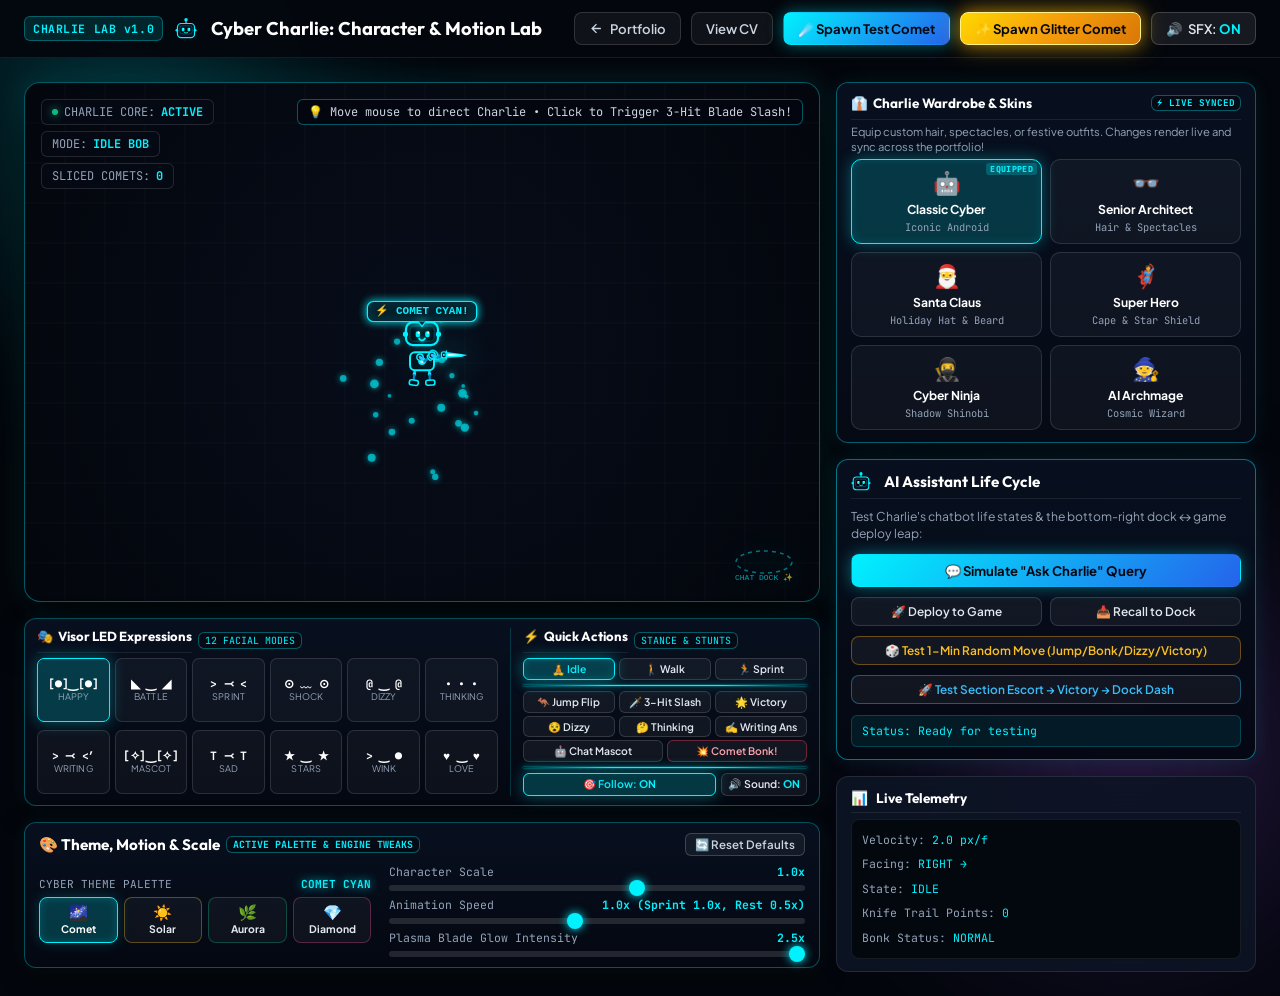
<file: charlie-lab.html>
<!DOCTYPE html>
<html lang="en">

<head>
  <meta charset="UTF-8" />
  <meta name="viewport" content="width=device-width, initial-scale=1.0" />
  <title>Cyber Charlie Character Lab — Motion &amp; Expression Showcase</title>
  <meta name="description"
    content="Interactive Animation & Expression Lab for Charlie AI: Run cycle, walk cycle, jump, 3-hit knife slash, and cartoon hit reactions." />

  <!-- Google Fonts -->
  <link rel="preconnect" href="https://fonts.googleapis.com" />
  <link rel="preconnect" href="https://fonts.gstatic.com" crossorigin />
  <link
    href="https://fonts.googleapis.com/css2?family=JetBrains+Mono:wght@400;500;600;700&family=Outfit:wght@500;600;700;800&family=Plus+Jakarta+Sans:wght@400;500;600;700;800&display=swap"
    rel="stylesheet" />

  <link rel="icon" type="image/png" sizes="32x32" href="favicon-32x32.png" />
  <meta name="theme-color" content="#06080e" />

  <style>
    :root {
      --bg-main: #03060c;
      --bg-card: rgba(8, 14, 26, 0.85);
      --bg-panel: rgba(13, 20, 36, 0.9);
      --border-subtle: rgba(255, 255, 255, 0.08);
      --border-card: rgba(0, 242, 254, 0.3);
      --accent-cyan: #00f2fe;
      --accent-blue: #3b82f6;
      --accent-amber: #f59e0b;
      --accent-emerald: #10b981;
      --accent-rose: #f43f5e;
      --accent-violet: #a855f7;
      --font-sans: 'Plus Jakarta Sans', sans-serif;
      --font-mono: 'JetBrains Mono', monospace;
      --font-display: 'Outfit', sans-serif;
    }

    * {
      box-sizing: border-box;
      margin: 0;
      padding: 0;
    }

    body {
      background: var(--bg-main);
      color: #f8fafc;
      font-family: var(--font-sans);
      min-height: 100vh;
      overflow-x: hidden;
      display: flex;
      flex-direction: column;
    }

    /* Ambient Glows */
    .ambient-glow {
      position: fixed;
      pointer-events: none;
      border-radius: 50%;
      filter: blur(100px);
      z-index: 0;
      opacity: 0.35;
    }

    .glow-cyan {
      top: -100px;
      left: -100px;
      width: 450px;
      height: 450px;
      background: radial-gradient(circle, var(--accent-cyan), transparent 70%);
    }

    .glow-violet {
      bottom: -100px;
      right: -100px;
      width: 500px;
      height: 500px;
      background: radial-gradient(circle, var(--accent-violet), transparent 70%);
    }

    /* Top Bar */
    header.lab-topbar {
      position: sticky;
      top: 0;
      z-index: 100;
      background: rgba(4, 7, 14, 0.92);
      backdrop-filter: blur(16px);
      -webkit-backdrop-filter: blur(16px);
      border-bottom: 1px solid var(--border-subtle);
      padding: 12px 0;
      width: 100%;
    }

    .lab-topbar-container {
      max-width: 1320px;
      margin: 0 auto;
      padding: 0 24px;
      width: 100%;
      display: flex;
      align-items: center;
      justify-content: space-between;
      gap: 16px;
      box-sizing: border-box;
    }

    .lab-logo {
      display: flex;
      align-items: center;
      gap: 12px;
      color: #fff;
      cursor: default;
      user-select: none;
    }

    .lab-badge {
      font-family: var(--font-mono);
      font-size: 0.72rem;
      font-weight: 700;
      padding: 4px 8px;
      background: rgba(0, 242, 254, 0.12);
      color: var(--accent-cyan);
      border: 1px solid rgba(0, 242, 254, 0.3);
      border-radius: 6px;
      letter-spacing: 0.05em;
    }

    .lab-title {
      font-family: var(--font-display);
      font-size: 1.15rem;
      font-weight: 700;
      display: flex;
      align-items: center;
      gap: 8px;
    }

    .lab-nav-actions {
      display: flex;
      align-items: center;
      gap: 10px;
    }

    .btn {
      display: inline-flex;
      align-items: center;
      gap: 6px;
      padding: 7px 14px;
      font-size: 0.82rem;
      font-weight: 600;
      border-radius: 8px;
      cursor: pointer;
      text-decoration: none;
      transition: all 0.2s ease;
      border: 1px solid transparent;
      font-family: var(--font-sans);
    }

    .btn-ghost {
      background: rgba(255, 255, 255, 0.05);
      border-color: rgba(255, 255, 255, 0.14);
      color: #cbd5e1;
    }

    .btn-ghost:hover {
      background: rgba(255, 255, 255, 0.1);
      color: #fff;
    }

    .btn-primary {
      background: linear-gradient(135deg, #00f2fe 0%, #2563eb 100%);
      color: #040813;
      font-weight: 700;
      box-shadow: 0 0 16px rgba(0, 242, 254, 0.4);
    }

    .btn-primary:hover {
      box-shadow: 0 0 24px rgba(0, 242, 254, 0.6);
      transform: translateY(-1px);
    }

    .btn-secondary {
      background: rgba(255, 255, 255, 0.08);
      border-color: rgba(255, 255, 255, 0.18);
      color: #e2e8f0;
    }

    .btn-secondary:hover {
      background: rgba(255, 255, 255, 0.14);
      color: #fff;
    }

    .btn-glitter {
      background: linear-gradient(135deg, #ffd700 0%, #f59e0b 50%, #d97706 100%);
      color: #040813;
      font-weight: 700;
      border: 1px solid #fef08a;
      box-shadow: 0 0 16px rgba(245, 158, 11, 0.55), 0 0 28px rgba(255, 215, 0, 0.35);
      text-shadow: none;
    }

    .btn-glitter:hover {
      background: linear-gradient(135deg, #fff3a1 0%, #fbbf24 50%, #b45309 100%);
      box-shadow: 0 0 24px rgba(245, 158, 11, 0.85), 0 0 36px rgba(255, 215, 0, 0.55);
      transform: translateY(-1px);
      color: #000000;
    }

    /* Main Grid */
    main.lab-main {
      position: relative;
      z-index: 1;
      max-width: 1320px;
      margin: 0 auto;
      padding: 24px;
      width: 100%;
      display: grid;
      grid-template-columns: 1fr 420px;
      gap: 16px;
      flex: 1;
      align-items: start;
    }

    @media (max-width: 820px) {
      main.lab-main {
        grid-template-columns: 1fr;
      }
    }

    /* Stage Canvas Area */
    .stage-container {
      display: flex;
      flex-direction: column;
      gap: 16px;
      align-self: start;
    }

    .canvas-card {
      position: relative;
      background: radial-gradient(circle at center, #070d1a 0%, #03060c 100%);
      border: 1px solid rgba(0, 242, 254, 0.35);
      border-radius: 16px;
      overflow: hidden;
      box-shadow: 0 20px 50px rgba(0, 0, 0, 0.8), 0 0 30px rgba(0, 242, 254, 0.1);
      height: 520px;
      cursor: crosshair !important;
    }

    #stageCanvas {
      width: 100%;
      height: 100%;
      display: block;
      cursor: crosshair !important;
    }

    /* Canvas Overlays */
    .stage-hud {
      position: absolute;
      top: 16px;
      left: 16px;
      right: 16px;
      display: flex;
      justify-content: space-between;
      align-items: flex-start;
      pointer-events: none;
      user-select: none;
      z-index: 10;
    }

    .hud-left-stack {
      display: flex;
      flex-direction: column;
      align-items: flex-start;
      gap: 6px;
    }

    .hud-chip {
      font-family: var(--font-mono);
      font-size: 0.75rem;
      padding: 4px 10px;
      border-radius: 6px;
      background: rgba(6, 10, 20, 0.85);
      border: 1px solid rgba(255, 255, 255, 0.12);
      backdrop-filter: blur(8px);
      display: inline-flex;
      align-items: center;
      gap: 6px;
      color: #94a3b8;
    }

    .hud-chip.hud-hint-chip {
      background: rgba(4, 7, 16, 0.85);
      border-color: rgba(0, 242, 254, 0.35);
      color: #cbd5e1;
      margin-left: auto;
      align-self: flex-start;
    }

    @media (max-width: 640px) {
      .stage-hud {
        flex-direction: column;
        gap: 8px;
      }

      .hud-chip.hud-hint-chip {
        margin-left: 0;
        align-self: stretch;
      }
    }

    .hud-chip strong {
      color: var(--accent-cyan);
    }

    .hud-dot {
      width: 6px;
      height: 6px;
      border-radius: 50%;
      background: var(--accent-emerald);
      box-shadow: 0 0 8px var(--accent-emerald);
      animation: pulseDot 1.5s infinite;
    }

    @keyframes pulseDot {

      0%,
      100% {
        opacity: 1;
        transform: scale(1);
      }

      50% {
        opacity: 0.4;
        transform: scale(0.8);
      }
    }

    /* Quick Action Strip below stage */
    .quick-actions-bar {
      display: flex;
      flex-direction: column;
      gap: 8px;
      background: var(--bg-card);
      border: 1px solid var(--border-subtle);
      border-radius: 12px;
      padding: 10px 14px;
      height: 92px;
      box-sizing: border-box;
      justify-content: space-between;
    }

    .quick-line {
      display: flex;
      align-items: center;
      gap: 8px;
      flex-wrap: wrap;
      width: 100%;
    }

    .quick-line.quick-line-bottom {
      justify-content: flex-start;
      gap: 8px;
    }

    .action-btn {
      background: rgba(255, 255, 255, 0.05);
      border: 1px solid rgba(255, 255, 255, 0.14);
      color: #e2e8f0;
      padding: 6px 12px;
      font-size: 0.8rem;
      font-weight: 600;
      border-radius: 8px;
      cursor: pointer;
      display: inline-flex;
      align-items: center;
      gap: 6px;
      transition: all 0.2s ease;
      font-family: var(--font-sans);
    }

    .action-btn:hover {
      background: rgba(0, 242, 254, 0.12);
      border-color: var(--accent-cyan);
      color: #fff;
      box-shadow: 0 0 12px rgba(0, 242, 254, 0.25);
    }

    .action-btn.active {
      background: rgba(0, 242, 254, 0.2);
      border-color: var(--accent-cyan);
      color: var(--accent-cyan);
      box-shadow: 0 0 16px rgba(0, 242, 254, 0.35);
    }

    /* Locomotion Base Stance Buttons (Idle / Walk / Sprint): Cyan Cyber Glow */
    .loco-btn.active {
      background: rgba(0, 242, 254, 0.22);
      border-color: var(--accent-cyan);
      color: var(--accent-cyan);
      box-shadow: 0 0 16px rgba(0, 242, 254, 0.40), inset 0 0 8px rgba(0, 242, 254, 0.15);
    }

    /* Action Trigger Buttons (Jump / Slash / Bonk / Dizzy / etc.): Amber Radiant Glow */
    .action-trigger-btn.active {
      background: rgba(245, 158, 11, 0.22);
      border-color: #f59e0b;
      color: #fbbf24;
      box-shadow: 0 0 16px rgba(245, 158, 11, 0.45), inset 0 0 8px rgba(245, 158, 11, 0.15);
    }

    .action-btn.btn-bonk {
      border-color: rgba(244, 63, 94, 0.4);
      color: #fda4af;
    }

    .action-btn.btn-bonk:hover {
      background: rgba(244, 63, 94, 0.2);
      border-color: var(--accent-rose);
      color: #fff;
      box-shadow: 0 0 16px rgba(244, 63, 94, 0.35);
    }

    .action-trigger-btn.btn-bonk.active {
      background: rgba(244, 63, 94, 0.26);
      border-color: var(--accent-rose);
      color: #fda4af;
      box-shadow: 0 0 16px rgba(244, 63, 94, 0.45);
    }

    /* Elegant Vertical Divider separating Base Movement from Action Triggers */
    .quick-divider {
      width: 1.5px;
      height: 22px;
      background: linear-gradient(180deg, rgba(255, 255, 255, 0.05) 0%, rgba(0, 242, 254, 0.55) 50%, rgba(255, 255, 255, 0.05) 100%);
      margin: 0 4px;
      align-self: center;
      flex-shrink: 0;
      border-radius: 1px;
    }

    /* Right Control Deck */
    .control-deck {
      display: flex;
      flex-direction: column;
      gap: 16px;
      box-sizing: border-box;
    }

    .control-card {
      background: var(--bg-panel);
      border: 1px solid rgba(255, 255, 255, 0.1);
      border-radius: 12px;
      padding: 12px 14px;
      backdrop-filter: blur(20px);
      box-sizing: border-box;
    }

    #cardAiLifecycle {
      box-sizing: border-box;
      display: flex;
      flex-direction: column;
      gap: 9px;
      padding: 12px 14px;
      overflow: hidden;
      height: auto;
    }

    #cardAiLifecycle h3 {
      margin-bottom: 0;
      padding-bottom: 6px;
    }

    #cardAiLifecycle p {
      margin-bottom: 3px !important;
      font-size: 0.74rem;
      color: #94a3b8;
      line-height: 1.35;
    }

    #cardAiLifecycle .button-stack {
      display: flex;
      flex-direction: column;
      gap: 7px;
    }

    #cardAiLifecycle #chatStatusText {
      margin-top: 2px !important;
      max-height: 68px;
      overflow-y: auto;
      overflow-x: hidden;
      overscroll-behavior: contain;
      box-sizing: border-box;
      line-height: 1.38;
      word-break: break-word;
      padding: 7px 10px;
      scrollbar-width: thin;
      scrollbar-color: rgba(0, 242, 254, 0.45) rgba(0, 242, 254, 0.05);
    }

    #cardAiLifecycle #chatStatusText::-webkit-scrollbar {
      width: 4px;
    }

    #cardAiLifecycle #chatStatusText::-webkit-scrollbar-track {
      background: rgba(0, 242, 254, 0.05);
      border-radius: 4px;
    }

    #cardAiLifecycle #chatStatusText::-webkit-scrollbar-thumb {
      background: rgba(0, 242, 254, 0.4);
      border-radius: 4px;
    }

    #cardAiLifecycle #chatStatusText::-webkit-scrollbar-thumb:hover {
      background: rgba(0, 242, 254, 0.85);
    }

    /* Charlie Wardrobe & Character Skins Card (Top of Right Deck) */
    #cardCharlieWardrobe {
      background: linear-gradient(180deg, rgba(8, 16, 32, 0.95), rgba(5, 10, 22, 0.95));
      border: 1px solid rgba(0, 242, 254, 0.35);
      border-radius: 12px;
      padding: 12px 14px;
      box-shadow: 0 0 20px rgba(0, 242, 254, 0.08);
      backdrop-filter: blur(20px);
      box-sizing: border-box;
    }

    .skin-grid {
      display: grid;
      grid-template-columns: repeat(2, 1fr);
      gap: 8px;
      width: 100%;
    }

    .skin-btn {
      background: rgba(255, 255, 255, 0.04);
      border: 1px solid rgba(255, 255, 255, 0.12);
      border-radius: 10px;
      padding: 9px 8px;
      display: flex;
      flex-direction: column;
      align-items: center;
      justify-content: center;
      gap: 3px;
      cursor: pointer;
      transition: all 0.2s cubic-bezier(0.16, 1, 0.3, 1);
      color: #e2e8f0;
      position: relative;
      font-family: var(--font-sans);
      text-align: center;
      user-select: none;
      min-width: 0;
      width: 100%;
      box-sizing: border-box;
    }

    .skin-btn:hover {
      background: rgba(0, 242, 254, 0.10);
      border-color: rgba(0, 242, 254, 0.45);
      transform: translateY(-1px);
      box-shadow: 0 4px 14px rgba(0, 242, 254, 0.22);
      color: #fff;
    }

    .skin-btn.active {
      background: rgba(0, 242, 254, 0.18);
      border-color: var(--accent-cyan);
      box-shadow: 0 0 16px rgba(0, 242, 254, 0.35), inset 0 0 10px rgba(0, 242, 254, 0.12);
      color: #fff;
    }

    .skin-btn.active::after {
      content: 'EQUIPPED';
      position: absolute;
      top: 3px;
      right: 4px;
      font-size: 0.52rem;
      font-weight: 800;
      font-family: var(--font-mono);
      color: #00f2fe;
      background: rgba(0, 242, 254, 0.22);
      padding: 1px 4px;
      border-radius: 3px;
      letter-spacing: 0.04em;
    }

    .skin-icon {
      font-size: 1.4rem;
      line-height: 1.2;
      display: block;
      margin-bottom: 2px;
    }

    .skin-name {
      font-size: 0.76rem;
      font-weight: 700;
      color: #fff;
      display: block;
      white-space: nowrap;
    }

    .skin-sub {
      font-size: 0.65rem;
      color: #94a3b8;
      font-family: var(--font-mono);
      display: block;
      white-space: nowrap;
    }

    #cardVisorLed {
      height: auto;
      box-sizing: border-box;
      display: flex;
      flex-direction: column;
      padding: 0;
    }

    .control-card h3 {
      font-family: var(--font-display);
      font-size: 0.95rem;
      font-weight: 700;
      color: #fff;
      margin-bottom: 12px;
      display: flex;
      align-items: center;
      gap: 8px;
      border-bottom: 1px solid rgba(255, 255, 255, 0.08);
      padding-bottom: 8px;
    }

    .button-grid {
      display: grid;
      grid-template-columns: 1fr 1fr;
      gap: 8px;
    }

    .slider-row {
      display: flex;
      flex-direction: column;
      gap: 6px;
      margin-bottom: 12px;
    }

    #cardTelemetry {
      box-sizing: border-box;
      display: flex;
      flex-direction: column;
      padding: 12px 14px;
      height: 196px;
    }

    #cardTelemetry h3 {
      margin-bottom: 6px;
      padding-bottom: 5px;
      font-size: 0.85rem;
    }

    #cardTelemetry .telemetry-box {
      flex: 1;
      display: flex;
      flex-direction: column;
      justify-content: space-around;
      margin-bottom: 0;
      padding: 8px 10px;
      font-size: 0.72rem;
      line-height: 1.55;
    }

    @media (max-width: 820px) {

      .quick-actions-bar,
      #cardAiLifecycle,
      #cardTelemetry {
        height: auto;
      }
    }

    .slider-label {
      display: flex;
      justify-content: space-between;
      font-family: var(--font-mono);
      font-size: 0.72rem;
      color: #94a3b8;
    }

    .slider-label span:last-child {
      color: var(--accent-cyan);
      font-weight: 700;
    }

    input[type="range"] {
      -webkit-appearance: none;
      width: 100%;
      height: 6px;
      border-radius: 3px;
      background: rgba(255, 255, 255, 0.12);
      outline: none;
    }

    input[type="range"]::-webkit-slider-thumb {
      -webkit-appearance: none;
      width: 16px;
      height: 16px;
      border-radius: 50%;
      background: var(--accent-cyan);
      box-shadow: 0 0 10px var(--accent-cyan);
      cursor: pointer;
    }

    /* Face Expression Buttons */
    .face-grid {
      display: grid;
      grid-template-columns: repeat(6, 1fr);
      grid-template-rows: repeat(2, auto);
      gap: 6px;
    }

    .face-btn {
      background: rgba(255, 255, 255, 0.04);
      border: 1px solid rgba(255, 255, 255, 0.1);
      border-radius: 8px;
      padding: 6px 3px;
      font-family: var(--font-mono);
      font-size: 0.75rem;
      color: #e2e8f0;
      cursor: pointer;
      display: flex;
      flex-direction: column;
      align-items: center;
      justify-content: center;
      gap: 3px;
      transition: all 0.2s ease;
      overflow: hidden;
    }

    .face-btn:hover {
      background: rgba(0, 242, 254, 0.15);
      border-color: var(--accent-cyan);
      color: #fff;
    }

    .face-btn.active {
      background: rgba(0, 242, 254, 0.25);
      border-color: var(--accent-cyan);
      color: var(--accent-cyan);
      box-shadow: 0 0 12px rgba(0, 242, 254, 0.35);
    }

    .face-preview {
      font-size: 0.74rem;
      white-space: nowrap !important;
      line-height: 1.1;
      letter-spacing: -0.3px;
      display: inline-block;
    }

    .face-tag {
      font-size: 0.62rem;
      text-transform: uppercase;
      color: #94a3b8;
    }

    /* Telemetry Diagnostics Box */
    .telemetry-box {
      font-family: var(--font-mono);
      font-size: 0.72rem;
      color: #94a3b8;
      background: rgba(3, 6, 12, 0.85);
      border: 1px solid rgba(255, 255, 255, 0.08);
      border-radius: 8px;
      padding: 10px;
      line-height: 1.6;
    }

    .telemetry-box strong {
      color: #e2e8f0;
    }

    .telemetry-val {
      color: var(--accent-cyan);
    }
  
    /* Unified Stage Controls Panel: Visor LED (Compact Width) + Quick Actions (Generous Width) */
    .unified-stage-panel,
    #cardStageControls {
      display: grid;
      grid-template-columns: 1.55fr 1fr;
      gap: 12px;
      background: linear-gradient(180deg, rgba(8, 16, 32, 0.95), rgba(4, 8, 18, 0.95));
      border: 1px solid rgba(0, 242, 254, 0.30);
      border-radius: 12px;
      padding: 9px 12px !important;
      box-shadow: 0 8px 24px rgba(0, 0, 0, 0.5), 0 0 20px rgba(0, 242, 254, 0.08);
      backdrop-filter: blur(20px);
      box-sizing: border-box;
      height: fit-content !important;
      min-height: unset !important;
      align-items: start !important;
    }

    @media (max-width: 1024px) {
      .unified-stage-panel,
      #cardStageControls {
        grid-template-columns: 1fr;
        gap: 10px;
      }
    }

    .unified-panel-section {
      display: flex;
      flex-direction: column;
      justify-content: flex-start;
      min-width: 0;
      height: auto;
    }

    .section-visor-led,
    #cardVisorLed {
      min-width: 0;
      height: auto !important;
      padding: 0 !important;
    }

    .section-quick-actions,
    #cardQuickActions {
      min-width: 0;
      height: auto !important;
      border-left: 1px solid rgba(0, 242, 254, 0.18);
      padding-left: 12px;
    }

    @media (max-width: 1024px) {
      .section-quick-actions,
      #cardQuickActions {
        border-left: none;
        border-top: 1px solid rgba(0, 242, 254, 0.18);
        padding-left: 0;
        padding-top: 10px;
      }
    }

    .panel-section-header {
      display: flex;
      align-items: center;
      justify-content: space-between;
      margin-bottom: 5px;
    }

    .panel-section-header h3 {
      font-family: var(--font-display);
      font-size: 0.82rem;
      font-weight: 700;
      color: #fff;
      display: flex;
      align-items: center;
      gap: 5px;
      margin: 0;
    }

    .panel-sub-tag {
      font-family: var(--font-mono);
      font-size: 0.65rem;
      color: #64748b;
      letter-spacing: 0.05em;
    }

    /* Visor LED 12-Button Grid: Strictly 2 Rows (6 Buttons per Row - 60px Height + 8px Space After Row 1) */
    .section-visor-led .face-grid {
      display: grid;
      grid-template-columns: repeat(6, 1fr) !important;
      grid-template-rows: repeat(2, auto) !important;
      column-gap: 5px;
      row-gap: 8px;
      width: 100%;
    }

    .section-visor-led .face-btn {
      background: rgba(255, 255, 255, 0.04);
      border: 1px solid rgba(255, 255, 255, 0.12);
      border-radius: 7px;
      padding: 4px 2px;
      display: flex;
      flex-direction: column;
      align-items: center;
      justify-content: center;
      gap: 2px;
      cursor: pointer;
      transition: all 0.2s ease;
      min-width: 0;
      width: 100%;
      height: 64px;
      box-sizing: border-box;
    }

    .section-visor-led .face-btn:hover {
      background: rgba(0, 242, 254, 0.12);
      border-color: var(--accent-cyan);
      transform: translateY(-1px);
      box-shadow: 0 4px 12px rgba(0, 242, 254, 0.25);
    }

    .section-visor-led .face-btn.active {
      background: rgba(0, 242, 254, 0.20);
      border-color: var(--accent-cyan);
      box-shadow: 0 0 16px rgba(0, 242, 254, 0.35);
    }

    .section-visor-led .face-preview {
      font-family: var(--font-mono);
      font-size: 0.72rem;
      font-weight: 700;
      color: #fff;
      white-space: nowrap;
      letter-spacing: -0.3px;
      line-height: 1.1;
    }

    .section-visor-led .face-tag {
      font-family: var(--font-sans);
      font-size: 0.57rem;
      color: #94a3b8;
      text-transform: uppercase;
      letter-spacing: 0.01em;
      line-height: 1.1;
    }

    /* Quick Actions: Row 1 Locomotion, Glowing Separator, Row 2 (3 Lines Stunts), Glowing Separator, Row 3 Bottom Toggles */
    .quick-actions-compact {
      display: flex;
      flex-direction: column;
      gap: 2px;
      width: 100%;
      justify-content: flex-start;
    }

    .quick-loco-row {
      display: grid;
      grid-template-columns: repeat(3, 1fr);
      gap: 4px;
      width: 100%;
    }

    /* Glowing High-Visibility Laser Separator */
    .quick-horizontal-separator {
      height: 1.5px;
      width: 100%;
      background: linear-gradient(90deg, rgba(0, 242, 254, 0.15) 0%, rgba(0, 242, 254, 0.95) 25%, rgba(0, 242, 254, 0.95) 75%, rgba(0, 242, 254, 0.15) 100%);
      box-shadow: 0 0 8px rgba(0, 242, 254, 0.70), 0 0 2px rgba(0, 242, 254, 0.95);
      margin: 3px 0;
      flex-shrink: 0;
      border-radius: 1px;
    }

    .quick-stunts-three-lines {
      display: flex;
      flex-direction: column;
      gap: 3px;
      width: 100%;
    }

    .quick-stunts-line-1,
    .quick-stunts-line-2 {
      display: grid;
      grid-template-columns: repeat(3, 1fr);
      gap: 4px;
      width: 100%;
    }

    .quick-stunts-line-3 {
      display: grid;
      grid-template-columns: repeat(2, 1fr);
      gap: 4px;
      width: 100%;
    }

    .quick-bottom-toggles-row {
      display: grid;
      grid-template-columns: 1fr auto;
      gap: 5px;
      width: 100%;
      margin-top: 0;
    }

    .quick-actions-compact .action-btn {
      min-width: 0;
      padding: 2px 4px;
      height: 21.5px;
      font-size: 0.65rem;
      font-weight: 600;
      justify-content: center;
      white-space: nowrap;
      border-radius: 6px;
      gap: 3px;
      text-align: center;
      box-sizing: border-box;
      line-height: 1.1;
    }

    .quick-bottom-toggles-row .action-btn {
      height: 22.5px;
      padding: 2px 6px;
      font-size: 0.66rem;
    }

    .quick-bottom-toggles-row #btnFollowMouse {
      overflow: hidden;
      text-overflow: ellipsis;
    }

    .quick-actions-compact .action-btn:hover {
      transform: translateY(-1px);
    }

    /* Theme, Motion & Scale Card */
    #cardMotionTweaks {
      width: 100%;
      background: linear-gradient(180deg, rgba(8, 16, 32, 0.95), rgba(4, 8, 18, 0.95));
      border: 1px solid rgba(0, 242, 254, 0.30);
      border-radius: 12px;
      padding: 10px 14px;
      box-shadow: 0 8px 24px rgba(0, 0, 0, 0.5), 0 0 20px rgba(0, 242, 254, 0.08);
      backdrop-filter: blur(20px);
      box-sizing: border-box;
      height: auto !important;
      min-height: unset !important;
    }

    #cardMotionTweaks h3 {
      margin-bottom: 8px;
      padding-bottom: 0;
      border-bottom: none;
    }

    .stage-tweaks-body {
      display: grid;
      grid-template-columns: 1fr 1.25fr;
      gap: 18px;
      align-items: center;
    }

    .stage-tweaks-body .theme-select-stack {
      margin-bottom: 0;
      padding-bottom: 0;
      border-bottom: none;
    }

    .stage-tweaks-body .tweaks-slider-stack {
      display: flex;
      flex-direction: column;
      gap: 6px;
    }

    .stage-tweaks-body .slider-row {
      margin-bottom: 0;
    }

    @media (max-width: 900px) {
      .stage-tweaks-body {
        grid-template-columns: 1fr;
        gap: 12px;
      }
    }

    .theme-label-row {
      display: flex;
      justify-content: space-between;
      align-items: center;
      font-family: var(--font-mono);
      font-size: 0.69rem;
      color: #94a3b8;
      margin-bottom: 6px;
    }

    .theme-label-row span:last-child {
      color: var(--accent-cyan);
      font-weight: 700;
    }

    .theme-chips-grid {
      display: grid;
      grid-template-columns: repeat(4, 1fr);
      gap: 6px;
    }

    .theme-chip-btn {
      background: rgba(255, 255, 255, 0.04);
      border: 1px solid rgba(255, 255, 255, 0.14);
      border-radius: 8px;
      padding: 7px 4px;
      display: flex;
      flex-direction: column;
      align-items: center;
      gap: 2px;
      cursor: pointer;
      transition: all 0.2s ease;
      color: #e2e8f0;
    }

    .theme-chip-btn:hover {
      background: rgba(255, 255, 255, 0.08);
      transform: translateY(-2px);
      box-shadow: 0 4px 12px rgba(0, 242, 254, 0.2);
    }

    .theme-chip-btn.active {
      background: rgba(0, 242, 254, 0.16);
      border-color: var(--accent-cyan) !important;
      color: #fff;
      box-shadow: 0 0 14px rgba(0, 242, 254, 0.35);
    }

    .theme-chip-icon {
      font-size: 0.95rem;
      line-height: 1;
    }

    .theme-chip-name {
      font-size: 0.65rem;
      font-weight: 700;
      font-family: var(--font-sans);
    }
  
  </style>
</head>

<body>
  <div class="ambient-glow glow-cyan"></div>
  <div class="ambient-glow glow-violet"></div>

  <!-- Top Bar -->
  <header class="lab-topbar">
    <div class="lab-topbar-container">
      <div class="lab-logo">
        <span class="lab-badge">CHARLIE LAB v1.0</span>
        <span class="lab-title">
          <svg width="22" height="22" viewBox="0 0 36 36" fill="none"
            style="vertical-align: -4px; display: inline-block; margin-right: 6px;">
            <line x1="18" y1="3" x2="18" y2="9" stroke="#38bdf8" stroke-width="2.2" stroke-linecap="round" />
            <circle cx="18" cy="3" r="2.8" fill="#00f2fe" />
            <rect x="4" y="9" width="28" height="23" rx="6" fill="#090f1f" stroke="#00f2fe" stroke-width="2" />
            <circle cx="3" cy="20" r="2.2" fill="#00f2fe" />
            <circle cx="33" cy="20" r="2.2" fill="#00f2fe" />
            <rect x="8" y="13" width="20" height="13" rx="3.5" fill="#02060f" stroke="rgba(0, 242, 254, 0.45)"
              stroke-width="1" />
            <rect x="11" y="16" width="4.5" height="5.5" rx="1.5" fill="#00f2fe" />
            <circle cx="14" cy="17.5" r="0.9" fill="#ffffff" />
            <rect x="20.5" y="16" width="4.5" height="5.5" rx="1.5" fill="#00f2fe" />
            <circle cx="23.5" cy="17.5" r="0.9" fill="#ffffff" />
            <path d="M15 23.5 Q18 26 21 23.5" stroke="#00f2fe" stroke-width="1.4" stroke-linecap="round" fill="none" />
          </svg>Cyber Charlie: Character &amp; Motion Lab
        </span>
      </div>

      <div class="lab-nav-actions">
        <a href="index.html?top=1" class="btn btn-ghost" onclick="try{sessionStorage.setItem('portfolio_return_top','true');}catch(e){}">
          <svg width="15" height="15" viewBox="0 0 24 24" fill="none" stroke="currentColor" stroke-width="2.2">
            <path d="M19 12H5M12 19l-7-7 7-7" />
          </svg>
          <span>Portfolio</span>
        </a>
        <a href="cv.html" class="btn btn-ghost"><span>View CV</span></a>
        <button type="button" class="btn btn-primary" id="spawnCometBtn">
          <span>☄️ Spawn Test Comet</span>
        </button>
        <button type="button" class="btn btn-glitter" id="spawnGlitterBtn"
          title="Spawn a Rare Celestial Glitter Comet (Catch/shatter to activate 5.5s Holo-Shield!)">
          <span>✨ Spawn Glitter Comet</span>
        </button>
        <button type="button" class="btn btn-secondary" id="btnLabSound" title="Toggle Lab Sound Effects (SFX)">
          <span id="labSoundIcon">🔊</span>
          <span>SFX: <strong id="labSoundState">ON</strong></span>
        </button>
      </div>
    </div>
  </header>

  <!-- Main Showcase Grid -->
  <main class="lab-main">

    <!-- Left Stage Canvas Column -->
        <div class="stage-container">
      <div class="canvas-card">
        <div class="stage-hud">
          <div class="hud-left-stack">
            <div class="hud-chip"><span class="hud-dot"></span> CHARLIE CORE: <strong>ACTIVE</strong></div>
            <div class="hud-chip">MODE: <strong id="hudMode">IDLE BOB</strong></div>
            <div class="hud-chip">SLICED COMETS: <strong id="hudSlices">0</strong></div>
          </div>
          <div class="hud-chip hud-hint-chip"><span>💡 Move mouse to direct Charlie &bull; Click to Trigger 3-Hit Blade
              Slash!</span></div>
        </div>

        <canvas id="stageCanvas"></canvas>
      </div>

      <!-- Unified Stage Controls Panel (Visor LED Expressions 2/3rd + Quick Actions 1/3rd) -->
      <div class="control-card unified-stage-panel" id="cardStageControls">
        
        <!-- Left Section: Visor LED Expressions (2/3rd Area - Strictly 2 Rows) -->
        <div class="unified-panel-section section-visor-led" id="cardVisorLed">
          <div class="panel-section-header">
            <div style="display: flex; align-items: center; gap: 6px;">
              <h3><span>🎭</span> Visor LED Expressions</h3>
              <span class="hud-chip" style="font-size: 0.62rem; padding: 1px 6px; color: #00f2fe; border-color: rgba(0,242,254,0.35);">
                12 FACIAL MODES
              </span>
            </div>
          </div>

          <div class="face-grid">
            <button type="button" class="face-btn active" data-face="happy" title="Happy Cyber Visor">
              <span class="face-preview">[●]‿[●]</span>
              <span class="face-tag">Happy</span>
            </button>
            <button type="button" class="face-btn" data-face="battle" title="Combat Battle Visor">
              <span class="face-preview">◣ ‿ ◢</span>
              <span class="face-tag">Battle</span>
            </button>
            <button type="button" class="face-btn" data-face="sprint" title="Supersonic Sprint Visor">
              <span class="face-preview">&gt; ⤙ &lt;</span>
              <span class="face-tag">Sprint</span>
            </button>
            <button type="button" class="face-btn" data-face="shocked" title="Electric Shock Visor">
              <span class="face-preview">⊙ ﹏ ⊙</span>
              <span class="face-tag">Shock</span>
            </button>
            <button type="button" class="face-btn" data-face="dizzy" title="Dizzy Stun Visor">
              <span class="face-preview">@ ‿ @</span>
              <span class="face-tag">Dizzy</span>
            </button>
            <button type="button" class="face-btn" data-face="thinking" title="Thinking Visor">
              <span class="face-preview">• • •</span>
              <span class="face-tag">Thinking</span>
            </button>
            <button type="button" class="face-btn" data-face="writing" title="Focused Writing Visor (Sweat Drop)">
              <span class="face-preview">&gt; ⤙ &lt;’</span>
              <span class="face-tag">Writing</span>
            </button>
            <button type="button" class="face-btn" data-face="waiting" title="AI Chatbot Mascot Visor">
              <span class="face-preview">[✧]‿[✧]</span>
              <span class="face-tag">Mascot</span>
            </button>
            <button type="button" class="face-btn" data-face="sad" title="Sad Visor">
              <span class="face-preview">T ⤙ T</span>
              <span class="face-tag">Sad</span>
            </button>
            <button type="button" class="face-btn" data-face="victory" title="Celebratory Stars Visor">
              <span class="face-preview">★ ‿ ★</span>
              <span class="face-tag">Stars</span>
            </button>
            <button type="button" class="face-btn" data-face="wink" title="Playful Wink Visor">
              <span class="face-preview">&gt; ‿ ●</span>
              <span class="face-tag">Wink</span>
            </button>
            <button type="button" class="face-btn" data-face="love" title="Cyber Pink Heart Eyes Visor">
              <span class="face-preview">♥ ‿ ♥</span>
              <span class="face-tag">Love</span>
            </button>
          </div>
        </div>

        <!-- Right Section: Quick Actions & Stunts (1/3rd Area - Snug Height Match) -->
        <div class="unified-panel-section section-quick-actions" id="cardQuickActions">
          <div class="panel-section-header">
            <div style="display: flex; align-items: center; gap: 6px;">
              <h3><span>⚡</span> Quick Actions</h3>
              <span class="hud-chip" id="hudQuickModeChip" style="font-size: 0.62rem; padding: 1px 6px; color: #00f2fe; border-color: rgba(0,242,254,0.35);">
                STANCE &amp; STUNTS
              </span>
            </div>
          </div>

          <div class="quick-actions-compact">
            <!-- Row 1: Locomotion Stances (3 Buttons) -->
            <div class="quick-loco-row">
              <button type="button" class="action-btn loco-btn active" id="btnIdle" data-mode="idle"
                title="Combat Idle: Hover &amp; Bob while following cursor">🧘 Idle</button>
              <button type="button" class="action-btn loco-btn" id="btnWalk" data-mode="walk"
                title="Walk: Articulated Stride towards cursor">🚶 Walk</button>
              <button type="button" class="action-btn loco-btn" id="btnRun" data-mode="run"
                title="Sprint: Supersonic Run towards cursor">🏃 Sprint</button>
            </div>

            <!-- Horizontal Separator between Stances and Stunts -->
            <div class="quick-horizontal-separator" title="Stances | Stunts"></div>

            <!-- Row 2: Stunts Matrix in 3 Lines (Full Titles Restored) -->
            <div class="quick-stunts-three-lines">
              <!-- Line 1: 3 Stunt Buttons -->
              <div class="quick-stunts-line-1">
                <button type="button" class="action-btn action-trigger-btn" id="btnJump" data-action="jump"
                  title="Aerial 360° Somersault Flip">🦘 Jump Flip</button>
                <button type="button" class="action-btn action-trigger-btn" id="btnSlash" data-action="slash"
                  title="Astra Plasma Blade 4-Phase Combo Slash">🗡️ 3-Hit Slash</button>
                <button type="button" class="action-btn action-trigger-btn" id="btnVictory" data-action="victory"
                  title="Celebratory Victory Spin &amp; Joy Sparks">🌟 Victory</button>
              </div>

              <!-- Line 2: 3 Stunt Buttons -->
              <div class="quick-stunts-line-2">
                <button type="button" class="action-btn action-trigger-btn" id="btnDizzy" data-action="dizzy"
                  title="Dizzy Wobble &amp; Orbiting Stars">😵 Dizzy</button>
                <button type="button" class="action-btn action-trigger-btn" id="btnThinking" data-action="thinking"
                  title="AI Agent Thinking with Holographic Gear">🤔 Thinking</button>
                <button type="button" class="action-btn action-trigger-btn" id="btnWriting" data-action="writing"
                  title="AI Agent Writing Answer on Holographic Pad">✍️ Writing Ans</button>
              </div>

              <!-- Line 3: 2 Stunt Buttons -->
              <div class="quick-stunts-line-3">
                <button type="button" class="action-btn action-trigger-btn" id="btnWaiting" data-action="waiting"
                  title="Restful Chatbot Companion Mode">🤖 Chat Mascot</button>
                <button type="button" class="action-btn action-trigger-btn btn-bonk" id="btnBonk" data-action="bonk"
                  title="Comet Bonk Stun Simulation">💥 Comet Bonk!</button>
              </div>
            </div>

            <!-- Horizontal Separator between Row 2 (Stunts) and Row 3 (Bottom Toggles) -->
            <div class="quick-horizontal-separator" title="Stunts | System Toggles"></div>

            <!-- Row 3: Separated Bottom Row (Follow with Dynamic Text Expansion + Sound SFX) -->
            <div class="quick-bottom-toggles-row">
              <button type="button" class="action-btn active" id="btnFollowMouse" title="Toggle real-time cursor following">
                <span>🎯 Follow: <strong id="followState">ON</strong></span>
              </button>
              <button type="button" class="action-btn" id="btnLabSoundQuick" title="Toggle Lab Sound Effects (SFX)">
                <span id="labSoundQuickIcon">🔊</span>
                <span>Sound: <strong id="labSoundQuickState">ON</strong></span>
              </button>
            </div>
          </div>
        </div>

      </div>

      <!-- Theme, Motion & Scale Controls (Below Visor LED & Quick Actions Panel) -->
      <div class="control-card stage-motion-tweaks-card" id="cardMotionTweaks">
        <h3 style="display: flex; align-items: center; justify-content: space-between; margin-bottom: 8px;">
          <div style="display: flex; align-items: center; gap: 6px;">
            <span><span>🎨</span> Theme, Motion &amp; Scale</span>
            <span class="hud-chip" id="hudThemeChip" style="font-size: 0.62rem; padding: 1px 6px; color: var(--accent-cyan); border-color: rgba(0,242,254,0.35);">
              ACTIVE PALETTE &amp; ENGINE TWEAKS
            </span>
          </div>
          <button type="button" class="btn btn-ghost" id="btnResetTweaks"
            title="Reset Theme, Scale, Speed &amp; Glow to Defaults"
            style="padding: 3px 9px; font-size: 0.72rem; gap: 4px; border-radius: 6px; border-color: rgba(255,255,255,0.18);">
            <span>🔄 Reset Defaults</span>
          </button>
        </h3>

        <div class="stage-tweaks-body">
          <!-- Cyber Theme Palette Picker (Left Column) -->
          <div class="theme-select-stack">
            <div class="theme-label-row">
              <span>CYBER THEME PALETTE</span>
              <span id="currentThemeName">COMET CYAN</span>
            </div>
            <div class="theme-chips-grid">
              <button type="button" class="theme-chip-btn active" data-lab-theme="comet" title="Comet Cyan: Deep Space Plasma" style="border-color: #00f2fe;">
                <span class="theme-chip-icon">🌌</span>
                <span class="theme-chip-name">Comet</span>
              </button>
              <button type="button" class="theme-chip-btn" data-lab-theme="solar" title="Solar Gold: Blazing Amber Radiance" style="border-color: rgba(251, 191, 36, 0.45);">
                <span class="theme-chip-icon">☀️</span>
                <span class="theme-chip-name">Solar</span>
              </button>
              <button type="button" class="theme-chip-btn" data-lab-theme="aurora" title="Aurora Emerald: Cosmic Jade Aurora" style="border-color: rgba(16, 185, 129, 0.45);">
                <span class="theme-chip-icon">🌿</span>
                <span class="theme-chip-name">Aurora</span>
              </button>
              <button type="button" class="theme-chip-btn" data-lab-theme="diamond" title="Diamond Magenta: Cyber Shinobi Neon" style="border-color: rgba(236, 72, 153, 0.45);">
                <span class="theme-chip-icon">💎</span>
                <span class="theme-chip-name">Diamond</span>
              </button>
            </div>
          </div>

          <!-- Motion & Scale Sliders (Right Column) -->
          <div class="tweaks-slider-stack">
            <div class="slider-row">
              <div class="slider-label">
                <span>Character Scale</span>
                <span id="scaleVal">1.0x</span>
              </div>
              <input type="range" id="scaleSlider" min="0.25" max="1.5" step="0.05" value="1.0" />
            </div>

            <div class="slider-row">
              <div class="slider-label">
                <span>Animation Speed</span>
                <span id="speedVal">1.0x (Sprint 1.0x, Rest 0.5x)</span>
              </div>
              <input type="range" id="speedSlider" min="0.2" max="2.0" step="0.1" value="1.0" />
            </div>

            <div class="slider-row">
              <div class="slider-label">
                <span>Plasma Blade Glow Intensity</span>
                <span id="glowVal">2.5x</span>
              </div>
              <input type="range" id="glowSlider" min="0.4" max="2.5" step="0.1" value="2.5" />
            </div>
          </div>
        </div>
      </div>

    </div>

    <!-- Right Control Deck -->
    <aside class="control-deck">

      <!-- Charlie Wardrobe & Character Skins (Top of Right Deck) -->
      <div class="control-card" id="cardCharlieWardrobe">
        <h3 style="display: flex; align-items: center; justify-content: space-between; margin-bottom: 4px; white-space: nowrap;">
          <span style="display: inline-flex; align-items: center; gap: 5px; font-size: 0.84rem; font-weight: 700;"><span>👔</span> Charlie Wardrobe &amp; Skins</span>
          <span class="hud-chip" style="font-size: 0.58rem; padding: 1px 5px; color: #00f2fe; border-color: rgba(0,242,254,0.35); white-space: nowrap;">
            ⚡ LIVE SYNCED
          </span>
        </h3>
        <p style="font-size: 0.70rem; color: #94a3b8; margin-bottom: 6px; line-height: 1.3;">
          Equip custom hair, spectacles, or festive outfits. Changes render live and sync across the portfolio!
        </p>
        <div class="skin-grid">
          <button type="button" class="skin-btn active" data-skin="classic" title="Classic Cyan &amp; Obsidian Cyber Android">
            <span class="skin-icon">🤖</span>
            <span class="skin-name">Classic Cyber</span>
            <span class="skin-sub">Iconic Android</span>
          </button>
          <button type="button" class="skin-btn" data-skin="senior_architect" title="Senior Architect: Distinguished Jet-Black Hair &amp; Designer Spectacles">
            <span class="skin-icon">👓</span>
            <span class="skin-name">Senior Architect</span>
            <span class="skin-sub">Hair &amp; Spectacles</span>
          </button>
          <button type="button" class="skin-btn" data-skin="santa" title="Santa Claus: Velvet Hat, Snow-Fur Trim &amp; Fluffy Beard">
            <span class="skin-icon">🎅</span>
            <span class="skin-name">Santa Claus</span>
            <span class="skin-sub">Holiday Hat &amp; Beard</span>
          </button>
          <button type="button" class="skin-btn" data-skin="super_hero" title="Super Hero: Hero Mask, Dynamic Cape &amp; Star Shield">
            <span class="skin-icon">🦸</span>
            <span class="skin-name">Super Hero</span>
            <span class="skin-sub">Cape &amp; Star Shield</span>
          </button>
          <button type="button" class="skin-btn" data-skin="cyber_ninja" title="Cyber Ninja: Shadow Cowl, Titanium Hitai-Ate, Dual Flowing Scarf &amp; Muramasa Ninjato">
            <span class="skin-icon">🥷</span>
            <span class="skin-name">Cyber Ninja</span>
            <span class="skin-sub">Shadow Shinobi</span>
          </button>
          <button type="button" class="skin-btn" data-skin="ai_wizard" title="AI Archmage: Starry Celestial Hat &amp; Cosmic Sigil">
            <span class="skin-icon">🧙</span>
            <span class="skin-name">AI Archmage</span>
            <span class="skin-sub">Cosmic Wizard</span>
          </button>
        </div>
      </div>

      <!-- AI Assistant & Chatbot Life Cycle Simulator -->
      <div class="control-card" id="cardAiLifecycle"
        style="border-color: rgba(0, 242, 254, 0.45); background: linear-gradient(180deg, rgba(8, 16, 32, 0.95), rgba(4, 8, 18, 0.95)); box-shadow: 0 0 20px rgba(0, 242, 254, 0.1);">
        <h3>
          <span
            style="display: inline-flex; align-items: center; justify-content: center; vertical-align: middle; margin-right: 5px;">
            <svg width="20" height="20" viewBox="0 0 36 36" fill="none">
              <line x1="18" y1="3" x2="18" y2="9" stroke="#38bdf8" stroke-width="2.2" stroke-linecap="round" />
              <circle cx="18" cy="3" r="2.8" fill="#00f2fe" />
              <rect x="4" y="9" width="28" height="23" rx="6" fill="#090f1f" stroke="#00f2fe" stroke-width="2" />
              <circle cx="3" cy="20" r="2.2" fill="#00f2fe" />
              <circle cx="33" cy="20" r="2.2" fill="#00f2fe" />
              <rect x="8" y="13" width="20" height="13" rx="3.5" fill="#02060f" stroke="rgba(0, 242, 254, 0.45)"
                stroke-width="1" />
              <rect x="11" y="16" width="4.5" height="5.5" rx="1.5" fill="#00f2fe" />
              <circle cx="14" cy="17.5" r="0.9" fill="#ffffff" />
              <rect x="20.5" y="16" width="4.5" height="5.5" rx="1.5" fill="#00f2fe" />
              <circle cx="23.5" cy="17.5" r="0.9" fill="#ffffff" />
              <path d="M15 23.5 Q18 26 21 23.5" stroke="#00f2fe" stroke-width="1.4" stroke-linecap="round"
                fill="none" />
            </svg>
          </span>AI Assistant Life Cycle
        </h3>
        <p style="font-size: 0.76rem; color: #94a3b8; margin-bottom: 12px; line-height: 1.4;">
          Test Charlie's chatbot life states &amp; the bottom-right dock &harr; game deploy leap:
        </p>
        <div class="button-stack" style="display: flex; flex-direction: column; gap: 10px;">
          <button type="button" class="btn btn-primary" id="btnSimulateChat"
            style="width: 100%; justify-content: center;">
            <span>💬 Simulate "Ask Charlie" Query</span>
          </button>
          <div style="display: grid; grid-template-columns: 1fr 1fr; gap: 8px;">
            <button type="button" class="action-btn" id="btnDeployGame"
              style="justify-content: center; font-size: 0.74rem;">
              <span>🚀 Deploy to Game</span>
            </button>
            <button type="button" class="action-btn" id="btnRecallDock"
              style="justify-content: center; font-size: 0.74rem;">
              <span>📥 Recall to Dock</span>
            </button>
          </div>
          <button type="button" class="action-btn" id="btnSpontaneousTest"
            style="width: 100%; justify-content: center; font-size: 0.74rem; border-color: rgba(245, 158, 11, 0.4); color: #fbbf24;">
            <span>🎲 Test 1-Min Random Move (Jump/Bonk/Dizzy/Victory)</span>
          </button>
          <button type="button" class="action-btn" id="btnTestEscort"
            style="width: 100%; justify-content: center; font-size: 0.74rem; border-color: rgba(56, 189, 248, 0.4); color: #38bdf8;">
            <span>🚀 Test Section Escort &rarr; Victory &rarr; Dock Dash</span>
          </button>
        </div>
        <div id="chatStatusText"
          style="margin-top: 6px; font-family: var(--font-mono); font-size: 0.72rem; color: var(--accent-cyan); background: rgba(0,242,254,0.08); padding: 7px 10px; border-radius: 6px; border: 1px solid rgba(0,242,254,0.2); text-align: left; max-height: 70px; overflow-y: auto; overflow-x: hidden; box-sizing: border-box;">
          Status: Ready for testing
        </div>
      </div>

      <!-- Live Telemetry Box (At Bottom of Deck) -->
      <div class="control-card" id="cardTelemetry">
        <h3><span>📊</span> Live Telemetry</h3>
        <div class="telemetry-box">
          <div>Velocity: <span class="telemetry-val" id="telSpeed">0.0 px/f</span></div>
          <div>Facing: <span class="telemetry-val" id="telFacing">RIGHT &rarr;</span></div>
          <div>State: <span class="telemetry-val" id="telState">IDLE</span></div>
          <div>Knife Trail Points: <span class="telemetry-val" id="telTrails">0</span></div>
          <div>Bonk Status: <span class="telemetry-val" id="telBonk">NORMAL</span></div>
        </div>
      </div>

    </aside>

  </main>

  <script>
    /* =========================================================================
       Cyber Charlie Lab Sound Effects Engine (Procedural Web Audio Synth)
       ========================================================================= */
    class LabSoundEngine {
      constructor() {
        this.ctx = null;
        this.masterGain = null;
        this.isMuted = false;
        try {
          this.isMuted = (localStorage.getItem('charlie_lab_sfx_muted') === 'true' || localStorage.getItem('sound_muted') === 'true');
        } catch (e) { }
      }

      init() {
        if (this.ctx) return;
        try {
          const AudioCtx = window.AudioContext || window.webkitAudioContext;
          this.ctx = new AudioCtx();
          this.masterGain = this.ctx.createGain();
          this.masterGain.gain.setValueAtTime(this.isMuted ? 0.0001 : 1.0, this.ctx.currentTime);
          this.masterGain.connect(this.ctx.destination);
        } catch (e) {
          console.warn('Web Audio not supported', e);
        }
      }

      ensureContext() {
        this.init();
        if (this.ctx && this.ctx.state === 'suspended') {
          this.ctx.resume().catch(() => { });
        }
      }

      setMuted(muted) {
        this.isMuted = muted;
        if (this.masterGain && this.ctx) {
          const target = muted ? 0.0001 : 1.0;
          this.masterGain.gain.setValueAtTime(target, this.ctx.currentTime);
        }
        try {
          localStorage.setItem('charlie_lab_sfx_muted', muted ? 'true' : 'false');
          localStorage.setItem('portfolio_sound_muted', muted ? 'true' : 'false');
          localStorage.setItem('sound_muted', muted ? 'true' : 'false');
        } catch (e) { }
      }

      toggleMute() {
        this.setMuted(!this.isMuted);
        return this.isMuted;
      }

      getDestination() {
        return this.masterGain || (this.ctx ? this.ctx.destination : null);
      }

      playLaserSlice() {
        if (this.isMuted) return;
        this.ensureContext();
        if (!this.ctx || !this.getDestination()) return;
        try {
          const now = this.ctx.currentTime;
          const osc = this.ctx.createOscillator();
          const gain = this.ctx.createGain();
          osc.type = 'sawtooth';
          osc.frequency.setValueAtTime(880, now);
          osc.frequency.exponentialRampToValueAtTime(220, now + 0.08);
          gain.gain.setValueAtTime(0.20, now);
          gain.gain.exponentialRampToValueAtTime(0.001, now + 0.09);
          osc.connect(gain);
          gain.connect(this.getDestination());
          osc.start(now);
          osc.stop(now + 0.10);
        } catch (e) { }
      }

      playLaserDeflect() {
        if (this.isMuted) return;
        this.ensureContext();
        if (!this.ctx || !this.getDestination()) return;
        try {
          const now = this.ctx.currentTime;
          const osc = this.ctx.createOscillator();
          const gain = this.ctx.createGain();
          osc.type = 'sawtooth';
          osc.frequency.setValueAtTime(1400, now);
          osc.frequency.exponentialRampToValueAtTime(380, now + 0.11);
          gain.gain.setValueAtTime(0.22, now);
          gain.gain.exponentialRampToValueAtTime(0.001, now + 0.11);
          osc.connect(gain);
          gain.connect(this.getDestination());
          osc.start(now);
          osc.stop(now + 0.12);
        } catch (e) { }
      }

      playComboDing() {
        if (this.isMuted) return;
        this.ensureContext();
        if (!this.ctx || !this.getDestination()) return;
        try {
          const now = this.ctx.currentTime;
          const osc = this.ctx.createOscillator();
          const gain = this.ctx.createGain();
          osc.type = 'sine';
          osc.frequency.setValueAtTime(1046.50, now);
          osc.frequency.exponentialRampToValueAtTime(1318.51, now + 0.08);
          gain.gain.setValueAtTime(0.25, now);
          gain.gain.exponentialRampToValueAtTime(0.001, now + 0.22);
          osc.connect(gain);
          gain.connect(this.getDestination());
          osc.start(now);
          osc.stop(now + 0.24);
        } catch (e) { }
      }

      playJump() {
        if (this.isMuted) return;
        this.ensureContext();
        if (!this.ctx || !this.getDestination()) return;
        try {
          const now = this.ctx.currentTime;
          const osc = this.ctx.createOscillator();
          const gain = this.ctx.createGain();
          osc.type = 'sine';
          osc.frequency.setValueAtTime(320, now);
          osc.frequency.exponentialRampToValueAtTime(880, now + 0.18);
          gain.gain.setValueAtTime(0.22, now);
          gain.gain.exponentialRampToValueAtTime(0.001, now + 0.22);
          osc.connect(gain);
          gain.connect(this.getDestination());
          osc.start(now);
          osc.stop(now + 0.24);
        } catch (e) { }
      }

      playBonk() {
        if (this.isMuted) return;
        this.ensureContext();
        if (!this.ctx || !this.getDestination()) return;
        try {
          const now = this.ctx.currentTime;
          const osc = this.ctx.createOscillator();
          const gain = this.ctx.createGain();
          osc.type = 'triangle';
          osc.frequency.setValueAtTime(440, now);
          osc.frequency.exponentialRampToValueAtTime(140, now + 0.16);
          gain.gain.setValueAtTime(0.32, now);
          gain.gain.exponentialRampToValueAtTime(0.001, now + 0.18);
          osc.connect(gain);
          gain.connect(this.getDestination());
          osc.start(now);
          osc.stop(now + 0.20);
        } catch (e) { }
      }

      playDizzy() {
        if (this.isMuted) return;
        this.ensureContext();
        if (!this.ctx || !this.getDestination()) return;
        try {
          const now = this.ctx.currentTime;
          const osc = this.ctx.createOscillator();
          const gain = this.ctx.createGain();
          osc.type = 'sine';
          osc.frequency.setValueAtTime(520, now);
          osc.frequency.linearRampToValueAtTime(420, now + 0.12);
          osc.frequency.linearRampToValueAtTime(480, now + 0.24);
          osc.frequency.linearRampToValueAtTime(360, now + 0.38);
          osc.frequency.linearRampToValueAtTime(260, now + 0.55);
          gain.gain.setValueAtTime(0.24, now);
          gain.gain.exponentialRampToValueAtTime(0.001, now + 0.58);
          osc.connect(gain);
          gain.connect(this.getDestination());
          osc.start(now);
          osc.stop(now + 0.60);
        } catch (e) { }
      }

      playFanfare() {
        if (this.isMuted) return;
        this.ensureContext();
        if (!this.ctx || !this.getDestination()) return;
        try {
          const now = this.ctx.currentTime;
          const chord = [523.25, 659.25, 783.99, 1046.50];
          chord.forEach((freq, idx) => {
            const start = now + (idx * 0.07);
            const osc = this.ctx.createOscillator();
            const gain = this.ctx.createGain();
            osc.type = 'triangle';
            osc.frequency.setValueAtTime(freq, start);
            gain.gain.setValueAtTime(0.001, start);
            gain.gain.linearRampToValueAtTime(0.26, start + 0.02);
            gain.gain.exponentialRampToValueAtTime(0.001, start + (idx === 3 ? 0.45 : 0.15));
            osc.connect(gain);
            gain.connect(this.getDestination());
            osc.start(start);
            osc.stop(start + 0.50);
          });
        } catch (e) { }
      }
    }

    const sound = new LabSoundEngine();

    // Global gesture unlock for lab audio
    ['click', 'pointerdown', 'keydown', 'touchstart'].forEach(evt => {
      window.addEventListener(evt, () => sound.ensureContext(), { passive: true });
    });

    /* =========================================================================
       Cyber Charlie Character Engine (Standalone Prototype & Preview)
       ========================================================================= */
    const canvas = document.getElementById('stageCanvas');
    const ctx = canvas.getContext('2d');

    // UI Hooks
    const hudMode = document.getElementById('hudMode');
    const hudSlices = document.getElementById('hudSlices');
    const telSpeed = document.getElementById('telSpeed');
    const telFacing = document.getElementById('telFacing');
    const telState = document.getElementById('telState');
    const telTrails = document.getElementById('telTrails');
    const telBonk = document.getElementById('telBonk');
    const scaleSlider = document.getElementById('scaleSlider');
    const scaleVal = document.getElementById('scaleVal');
    const speedSlider = document.getElementById('speedSlider');
    const speedVal = document.getElementById('speedVal');
    const glowSlider = document.getElementById('glowSlider');
    const glowVal = document.getElementById('glowVal');
    const followBtn = document.getElementById('btnFollowMouse');
    const followState = document.getElementById('followState');

    let slicedCount = 0;
    let followCursor = true;
    let charlieScale = 1.0;
    let animSpeed = 1.0;
    let glowMult = 2.5;

    // Resize Canvas
    function resizeCanvas() {
      const rect = canvas.getBoundingClientRect();
      canvas.width = rect.width * window.devicePixelRatio;
      canvas.height = rect.height * window.devicePixelRatio;
      ctx.scale(window.devicePixelRatio, window.devicePixelRatio);
    }
    window.addEventListener('resize', resizeCanvas);
    resizeCanvas();

    // Mouse Coordinates
    const mouse = {
      x: canvas.clientWidth / 2,
      y: canvas.clientHeight / 2,
      isHovered: false
    };

    canvas.addEventListener('mousemove', (e) => {
      const rect = canvas.getBoundingClientRect();
      mouse.x = e.clientX - rect.left;
      mouse.y = e.clientY - rect.top;
      mouse.isHovered = true;
    });

    canvas.addEventListener('mouseleave', () => {
      mouse.isHovered = false;
    });

    // Test Comets Array
    const comets = [];
    let sliceCount = 0;

    class TestComet {
      constructor(x, y, isGlittery = false) {
        this.x = x || Math.random() * canvas.clientWidth;
        this.y = y || -40;
        this.isGlittery = isGlittery;
        this.vx = (Math.random() - 0.5) * 1.5;
        this.vy = isGlittery ? 2.0 : (Math.random() * 2.5 + 2.0);
        this.radius = isGlittery ? 15 : (Math.random() * 8 + 12);
        this.color = isGlittery ? '#ffd700' : (Math.random() > 0.5 ? '#00f2fe' : '#f59e0b');
        this.isSliced = false;
        this.sliceAngle = 0;
        this.glitterAngle = Math.random() * Math.PI * 2;
      }
      update() {
        this.x += this.vx;
        this.y += this.vy;
        if (this.isGlittery) {
          this.glitterAngle += 0.08;
          if (Math.random() < 0.25) {
            addSparks(this.x, this.y, Math.random() > 0.5 ? '#ffd700' : '#00f2fe', 1);
          }
        }
      }
      draw(c) {
        c.save();
        if (this.isGlittery) {
          // 1. Radiant celestial tail streak
          const tailX = this.x - (this.vx * 14);
          const tailY = this.y - (this.vy * 14);
          const tailGrad = c.createLinearGradient(this.x, this.y, tailX, tailY);
          tailGrad.addColorStop(0, '#fffbeb');
          tailGrad.addColorStop(0.25, '#ffd700');
          tailGrad.addColorStop(0.65, '#00f2fe');
          tailGrad.addColorStop(1, 'transparent');
          c.beginPath();
          c.moveTo(this.x, this.y);
          c.lineTo(tailX, tailY);
          c.strokeStyle = tailGrad;
          c.lineWidth = 4.2;
          c.lineCap = 'round';
          c.shadowColor = '#ffd700';
          c.shadowBlur = 18;
          c.stroke();

          // 2. Radiant iridescent gold & cyan celestial aura
          c.shadowColor = '#ffd700';
          c.shadowBlur = 24;
          const radGrad = c.createRadialGradient(this.x, this.y, 2, this.x, this.y, this.radius * 1.8);
          radGrad.addColorStop(0, 'rgba(255, 255, 255, 0.98)');
          radGrad.addColorStop(0.25, 'rgba(255, 215, 0, 0.88)');
          radGrad.addColorStop(0.65, 'rgba(0, 242, 254, 0.50)');
          radGrad.addColorStop(1, 'transparent');
          c.fillStyle = radGrad;
          c.beginPath();
          c.arc(this.x, this.y, this.radius * 1.8, 0, Math.PI * 2);
          c.fill();

          // 3. Solid Brilliant Pure White Core
          c.beginPath();
          c.arc(this.x, this.y, 4.5, 0, Math.PI * 2);
          c.fillStyle = '#ffffff';
          c.shadowColor = '#00f2fe';
          c.shadowBlur = 12;
          c.fill();

          // 4. Rotating diamond stardust sparkles (✦)
          for (let s = 0; s < 3; s++) {
            const a = this.glitterAngle + (s * Math.PI * 2 / 3);
            const sx = this.x + Math.cos(a) * (this.radius + 8);
            const sy = this.y + Math.sin(a) * (this.radius + 8);
            c.fillStyle = s === 0 ? '#ffd700' : (s === 1 ? '#00f2fe' : '#ffffff');
            c.beginPath();
            c.moveTo(sx, sy - 6);
            c.lineTo(sx + 3.5, sy);
            c.lineTo(sx, sy + 6);
            c.lineTo(sx - 3.5, sy);
            c.closePath();
            c.fill();
          }
        } else {
          c.shadowColor = this.color;
          c.shadowBlur = 16;
          c.fillStyle = this.color;
          c.beginPath();
          c.arc(this.x, this.y, this.radius, 0, Math.PI * 2);
          c.fill();
        }
        c.restore();
      }
    }

    // Spark Particles Array
    const sparks = [];
    function addSparks(x, y, color, count = 8) {
      for (let i = 0; i < count; i++) {
        const angle = Math.random() * Math.PI * 2;
        const spd = Math.random() * 4 + 1.5;
        sparks.push({
          x, y,
          vx: Math.cos(angle) * spd,
          vy: Math.sin(angle) * spd,
          alpha: 1.0,
          color: color || '#00f2fe',
          size: Math.random() * 3 + 1.5
        });
      }
    }

    // Spawn Comet Button
    document.getElementById('spawnCometBtn').addEventListener('click', () => {
      comets.push(new TestComet(canvas.clientWidth / 2 + (Math.random() - 0.5) * 200, -20, false));
    });

    // Spawn Glitter Comet Button
    const spawnGlitterBtn = document.getElementById('spawnGlitterBtn');
    if (spawnGlitterBtn) {
      spawnGlitterBtn.addEventListener('click', () => {
        comets.push(new TestComet(canvas.clientWidth / 2 + (Math.random() - 0.5) * 200, -20, true));
        try { sound.playLaserDeflect(); } catch (e) { }
      });
    }

    // Click on canvas to trigger combat slice or shatter comets
    canvas.addEventListener('click', (e) => {
      e.preventDefault();
      if (!followCursor) {
        followCursor = true;
        followState.textContent = 'ON';
        followBtn.classList.add('active');
        if (charlie.state === 'waiting') {
          charlie.state = 'idle';
          charlie.face = 'happy';
        }
      }

      // Check if user directly clicked a falling comet
      for (let i = comets.length - 1; i >= 0; i--) {
        const c = comets[i];
        if (Math.hypot(c.x - mouse.x, c.y - mouse.y) < c.radius + 18) {
          addSparks(c.x, c.y, c.isGlittery ? '#ffd700' : c.color, 18);
          if (c.isGlittery) {
            charlie.isShielded = true;
            charlie.shieldTimer = 330; // 5.5s Holo-Shield power-up!
            charlie.setEmote('🛡️ GLITTER SHIELD! (5s)', 100);
            const shieldEl = document.getElementById('shieldState');
            if (shieldEl) {
              shieldEl.textContent = 'ACTIVE (5.5s)';
              shieldEl.style.color = '#00f2fe';
            }
            charlie.triggerVictory();
            sound.playComboDing();
            sound.playFanfare();
          } else {
            sound.playLaserSlice();
          }
          comets.splice(i, 1);
          sliceCount = (sliceCount || 0) + 1;
          if (hudSlices) hudSlices.textContent = sliceCount;
          return;
        }
      }

      charlie.triggerRandomCombatAction();
    });

    /* =========================================================================
       Cyber Charlie Lab Themes Specification
       ========================================================================= */
    const LAB_THEMES = {
      comet: {
        id: 'comet',
        name: 'COMET CYAN',
        primary: '#00f2fe',
        secondary: '#38bdf8',
        glow: 'rgba(0, 242, 254, 0.85)',
        glowSoft: 'rgba(0, 242, 254, 0.20)',
        cardBg: 'radial-gradient(circle at center, #070d1a 0%, #03060c 100%)',
        cardBorder: 'rgba(0, 242, 254, 0.35)',
        cardShadow: '0 20px 50px rgba(0, 0, 0, 0.8), 0 0 30px rgba(0, 242, 254, 0.15)'
      },
      solar: {
        id: 'solar',
        name: 'SOLAR GOLD',
        primary: '#fbbf24',
        secondary: '#f59e0b',
        glow: 'rgba(251, 191, 36, 0.85)',
        glowSoft: 'rgba(251, 191, 36, 0.20)',
        cardBg: 'radial-gradient(circle at center, #1c1304 0%, #090601 100%)',
        cardBorder: 'rgba(251, 191, 36, 0.40)',
        cardShadow: '0 20px 50px rgba(0, 0, 0, 0.8), 0 0 30px rgba(251, 191, 36, 0.18)'
      },
      aurora: {
        id: 'aurora',
        name: 'AURORA EMERALD',
        primary: '#10b981',
        secondary: '#34d399',
        glow: 'rgba(16, 185, 129, 0.85)',
        glowSoft: 'rgba(16, 185, 129, 0.20)',
        cardBg: 'radial-gradient(circle at center, #041b12 0%, #010a06 100%)',
        cardBorder: 'rgba(16, 185, 129, 0.40)',
        cardShadow: '0 20px 50px rgba(0, 0, 0, 0.8), 0 0 30px rgba(16, 185, 129, 0.18)'
      },
      diamond: {
        id: 'diamond',
        name: 'DIAMOND MAGENTA',
        primary: '#ec4899',
        secondary: '#f472b6',
        glow: 'rgba(236, 72, 153, 0.85)',
        glowSoft: 'rgba(236, 72, 153, 0.20)',
        cardBg: 'radial-gradient(circle at center, #1f0417 0%, #0a0107 100%)',
        cardBorder: 'rgba(236, 72, 153, 0.40)',
        cardShadow: '0 20px 50px rgba(0, 0, 0, 0.8), 0 0 30px rgba(236, 72, 153, 0.18)'
      }
    };
    let currentLabTheme = 'comet';
    try {
      const savedLabTheme = localStorage.getItem('charlie_lab_theme');
      if (savedLabTheme && LAB_THEMES[savedLabTheme]) {
        currentLabTheme = savedLabTheme;
      }
    } catch (e) { }

    /* =========================================================================
       Cyber Charlie Character Class (High-Precision Articulated Engine)
       ========================================================================= */
    class CyberCharlie {
      constructor() {
        this.x = canvas.clientWidth / 2;
        this.y = canvas.clientHeight / 2 + 50;
        this.targetX = this.x;
        this.targetY = this.y;
        this.vx = 0;
        this.vy = 0;
        this.facing = 1; // 1 = right, -1 = left

        // Animation States
        this.state = 'idle'; // idle, walk, run, jump, slash, bonk, dizzy, victory, thinking, writing, waiting, deploying
        this.locomotionMode = 'idle'; // 'idle', 'walk', 'run'
        this.face = 'happy'; // happy, battle, sprint, shocked, dizzy, sad, victory, wink, love, thinking, writing, waiting
        this.prevFace = 'happy';
        this.faceTimer = 0;
        this.animTimer = 0;
        this.blinkTimer = 0;
        this.bonkTimer = 0;
        this.dizzyTimer = 0;
        this.dizzyAngle = 0;

        // Theme Palette State (Comet Cyan, Solar Gold, Aurora Emerald, Diamond Magenta)
        this.theme = currentLabTheme || 'comet';

        // Skin / Character Outfit State (Classic, Senior Architect, Santa, VFX Director, Cyber Ninja, AI Archmage)
        this.skin = (typeof localStorage !== 'undefined' ? localStorage.getItem('charlie_avatar_skin') : null) || 'classic';

        // Chatbot Lifecycle & Supersonic Dash Mechanics
        this.deployTimer = 0;
        this.deployStartX = 0;
        this.deployStartY = 0;
        this.deployTargetX = 0;
        this.deployTargetY = 0;
        this.dashType = 'to_cursor'; // 'to_cursor' or 'to_dock'
        this.afterimages = [];

        // Action Timers & Sequences
        this.slashPhase = 0; // 1 = high cleave, 2 = overhead smite, 3 = cyclone
        this.slashTimer = 0;
        this.slashMax = 28;

        this.jumpTimer = 0;
        this.jumpMax = 72;
        this.jumpStartX = 0;
        this.jumpStartY = 0;
        this.jumpLandedSpark = false;

        this.victoryTimer = 0;
        this.victoryMax = 110;
        this.twirlAngle = 0;

        // Spontaneous Personality Engine (~45s - 75s intervals)
        this.spontaneousTimer = 0;
        this.spontaneousNextInterval = Math.floor(2700 + Math.random() * 1800);
        this.isSpontaneousAction = false;
        this.isShielded = false;
        this.manualShieldActive = false;
        this.shieldTimer = 0;
        this.emoteText = '';
        this.emoteTimer = 0;

        // Action Stunt Auto-Stop Timers
        this.thinkTimer = 0;
        this.thinkMax = 160; // ~2.6s
        this.writeTimer = 0;
        this.writeMax = 180; // ~3.0s
        this.waitingTimer = 0;
        this.waitingMax = 180; // ~3.0s

        // Blade Ribbon Trails
        this.bladeTrails = [];
      }

      getThemeColor() {
        const t = LAB_THEMES[this.theme] || LAB_THEMES.comet;
        return t.primary;
      }

      getThemeSecondary() {
        const t = LAB_THEMES[this.theme] || LAB_THEMES.comet;
        return t.secondary;
      }

      getThemeGlow() {
        const t = LAB_THEMES[this.theme] || LAB_THEMES.comet;
        return t.glow;
      }

      getThemeSoft() {
        const t = LAB_THEMES[this.theme] || LAB_THEMES.comet;
        return t.glowSoft;
      }

      setMode(mode) {
        if (mode === 'idle' || mode === 'walk' || mode === 'run') {
          this.locomotionMode = mode;
        }
        this.state = mode;
        hudMode.textContent = mode === 'run' ? 'SUPERSONIC SPRINT' : (mode === 'walk' ? 'WALK STRIDE' : (mode === 'idle' ? 'IDLE BOB' : mode.toUpperCase()));
        telState.textContent = mode.toUpperCase();

        if (this.faceTimer <= 0) {
          if (mode === 'run') this.face = 'sprint';
          else if (mode === 'walk') this.face = 'happy';
          else if (mode === 'slash') this.face = 'battle';
          else if (mode === 'bonk') this.face = 'shocked';
          else if (mode === 'dizzy') {
            this.face = 'dizzy';
            this.dizzyTimer = 180;
          }
          else if (mode === 'thinking') {
            this.face = 'thinking';
            this.thinkTimer = 0;
          }
          else if (mode === 'writing') {
            this.face = 'writing';
            this.writeTimer = 0;
          }
          else if (mode === 'waiting') {
            this.face = 'waiting';
            this.waitingTimer = 0;
          }
          else if (mode === 'victory') {
            this.face = 'victory';
            this.victoryTimer = 0;
          }
          else if (mode === 'idle') this.face = 'happy';
        }

        // Sync buttons
        document.querySelectorAll('.face-btn').forEach(btn => {
          btn.classList.toggle('active', btn.getAttribute('data-face') === this.face);
        });

        if (typeof syncLocoUI === 'function') syncLocoUI();
      }

      setTemporaryExpression(faceName, durationSeconds = 3.0) {
        // Record prior face if not currently in a temporary expression
        if (this.faceTimer <= 0) {
          this.prevFace = this.face;
        }
        this.face = faceName;
        this.faceTimer = Math.round(durationSeconds * 60);

        // Flash joyful micro-sparks on Charlie
        const sparkColor = (faceName === 'love' ? '#f43f5e' : (faceName === 'victory' ? '#f59e0b' : '#00f2fe'));
        addSparks(this.x, this.y - 4 * charlieScale, sparkColor, 8);

        if (typeof syncLocoUI === 'function') syncLocoUI();
      }

      triggerSlash() {
        this.slashPhase = (this.slashPhase % 4) + 1;
        this.state = 'slash';
        this.slashTimer = 0;
        this.face = 'battle';
        hudMode.textContent = `COMBO SLASH ${this.slashPhase}/4`;
        telState.textContent = `SLASH ${this.slashPhase}`;

        // High shoulder-level spark burst
        addSparks(this.x + this.facing * 30 * charlieScale, this.y - 6 * charlieScale, '#00f2fe', 14);
        if (typeof syncLocoUI === 'function') syncLocoUI();
      }

      triggerRandomCombatAction() {
        // Randomly pick a combat move & expression:
        // Move 1: High Cleave Slash (Phase 1)
        // Move 2: Overhead Smite Slash (Phase 2)
        // Move 3: 360° Cyclone Spin Slash (Phase 3)
        // Move 4: Rapid Martial Thrust (Phase 4)
        // Move 5: Aerial Somersault Flip Slice (Jump flip)
        const roll = Math.random();
        const combatFaces = ['battle', 'sprint', 'wink', 'victory'];
        this.face = combatFaces[Math.floor(Math.random() * combatFaces.length)];

        if (roll < 0.22) {
          this.slashPhase = 1;
          this.state = 'slash';
          this.slashTimer = 0;
          hudMode.textContent = '⚔️ RANDOM MOVE: HIGH CLEAVE!';
          telState.textContent = 'CLEAVE';
          addSparks(this.x + this.facing * 32 * charlieScale, this.y - 6 * charlieScale, '#00f2fe', 18);
        } else if (roll < 0.44) {
          this.slashPhase = 2;
          this.state = 'slash';
          this.slashTimer = 0;
          hudMode.textContent = '⚡ RANDOM MOVE: OVERHEAD SMITE!';
          telState.textContent = 'SMITE';
          addSparks(this.x + this.facing * 30 * charlieScale, this.y - 20 * charlieScale, '#f59e0b', 18);
        } else if (roll < 0.66) {
          this.slashPhase = 3;
          this.state = 'slash';
          this.slashTimer = 0;
          hudMode.textContent = '🌪️ RANDOM MOVE: CYCLONE VORTEX!';
          telState.textContent = 'CYCLONE';
          addSparks(this.x, this.y - 6 * charlieScale, '#38bdf8', 24);
        } else if (roll < 0.85) {
          this.slashPhase = 4;
          this.state = 'slash';
          this.slashTimer = 0;
          hudMode.textContent = '🗡️ RANDOM MOVE: RAPID THRUST!';
          telState.textContent = 'THRUST';
          addSparks(this.x + this.facing * 34 * charlieScale, this.y - 4 * charlieScale, '#00f2fe', 20);
        } else {
          this.state = 'jump';
          this.jumpTimer = 0;
          this.jumpMax = 72;
          this.jumpStartX = this.x;
          this.jumpStartY = this.y;
          this.jumpLandedSpark = false;
          hudMode.textContent = '🦘 RANDOM MOVE: AERIAL FLIP SLICE!';
          telState.textContent = 'FLIP SLICE';
          addSparks(this.x, this.y + 12 * charlieScale, '#00f2fe', 20);
        }
        if (typeof syncLocoUI === 'function') syncLocoUI();
      }

      triggerJump() {
        this.state = 'jump';
        this.jumpTimer = 0;
        this.jumpMax = 72;
        this.jumpStartX = this.x;
        this.jumpStartY = this.y;
        this.jumpLandedSpark = false;
        this.face = 'wink';
        hudMode.textContent = 'AERIAL SOMERSAULT 🦘';
        telState.textContent = 'JUMP FLIP';
        if (typeof syncLocoUI === 'function') syncLocoUI();
      }

      triggerVictory() {
        this.state = 'victory';
        this.victoryTimer = 0;
        this.twirlAngle = 0;
        this.face = 'victory';
        hudMode.textContent = 'VICTORY SALUTE 🌟';
        telState.textContent = 'VICTORY';
        if (typeof syncLocoUI === 'function') syncLocoUI();
      }

      triggerBonk() {
        this.state = 'bonk';
        this.face = 'shocked';
        this.bonkTimer = 45;
        this.vy = -7;
        this.vx = -this.facing * 5.5;
        this.isShielded = true;
        this.shieldTimer = 45;
        hudMode.textContent = 'COMET BONK! 💥';
        telBonk.textContent = 'STUNNED!';
        telBonk.style.color = '#f43f5e';
        addSparks(this.x, this.y - 18 * charlieScale, '#f59e0b', 16);
        if (typeof syncLocoUI === 'function') syncLocoUI();
      }

      setSkin(skinId) {
        this.skin = skinId || 'classic';
        try {
          localStorage.setItem('charlie_avatar_skin', this.skin);
        } catch (e) { }
        window.dispatchEvent(new CustomEvent('charlie_skin_change', { detail: { skin: this.skin } }));
        addSparks(this.x, this.y - 10 * charlieScale, '#00f2fe', 16);
        addSparks(this.x, this.y - 22 * charlieScale, '#f59e0b', 14);
        if (typeof syncSkinUI === 'function') {
          syncSkinUI(this.skin);
        }
      }

      triggerDizzy() {
        if (this.state === 'dizzy') {
          // Toggle off: Recover immediately!
          this.state = this.locomotionMode || 'idle';
          if (this.faceTimer <= 0) this.face = this.state === 'run' ? 'sprint' : 'happy';
          this.dizzyTimer = 0;
          if (!this.manualShieldActive) this.isShielded = false;
          telBonk.textContent = 'NORMAL';
          telBonk.style.color = '#00f2fe';
          hudMode.textContent = 'RECOVERED! ✨';
          telState.textContent = (this.locomotionMode || 'idle').toUpperCase();
        } else {
          this.state = 'dizzy';
          this.face = 'dizzy';
          this.dizzyTimer = 180;
          this.isShielded = true;
          this.shieldTimer = 180;
          hudMode.textContent = 'DIZZY STUN 😵';
          telState.textContent = 'DIZZY';
          telBonk.textContent = 'STUNNED!';
          telBonk.style.color = '#f59e0b';
          addSparks(this.x, this.y - 20 * charlieScale, '#f59e0b', 12);
        }
        if (typeof syncLocoUI === 'function') syncLocoUI();
      }

      triggerThinking() {
        this.state = 'thinking';
        this.face = 'thinking';
        this.thinkTimer = 0;
        hudMode.textContent = 'THINKING... 🤔';
        telState.textContent = 'THINKING';
        if (typeof syncLocoUI === 'function') syncLocoUI();
      }

      triggerWriting() {
        this.state = 'writing';
        this.face = 'writing';
        this.writeTimer = 0;
        hudMode.textContent = 'WRITING ANS ✍️';
        telState.textContent = 'WRITING';
        if (typeof syncLocoUI === 'function') syncLocoUI();
      }

      triggerWaiting() {
        this.state = 'waiting';
        this.face = 'waiting';
        this.waitingTimer = 0;
        hudMode.textContent = 'CHATBOT MASCOT ✨';
        telState.textContent = 'WAITING';
        if (typeof syncLocoUI === 'function') syncLocoUI();
      }

      triggerSpontaneousAction() {
        if (this.state === 'slash' || this.state === 'cyber_dash') return;
        this.isSpontaneousAction = true;
        const moves = ['jump', 'bonk', 'dizzy', 'victory'];
        const move = moves[Math.floor(Math.random() * moves.length)];

        if (move === 'jump') {
          this.state = 'jump';
          this.jumpTimer = 0;
          this.jumpMax = 72;
          this.jumpStartX = this.x;
          this.jumpStartY = this.y;
          this.jumpLandedSpark = false;
          this.face = 'wink';
          this.setEmote('WOOHOO! 🦘', 70);
          hudMode.textContent = 'SPONTANEOUS: AERIAL FLIP! 🦘';
        } else if (move === 'bonk') {
          this.state = 'bonk';
          this.face = 'shocked';
          this.bonkTimer = 40;
          this.vy = -6;
          this.vx = -this.facing * 4.5;
          this.isShielded = true;
          this.shieldTimer = 40;
          this.setEmote('BONK! 💥', 65);
          hudMode.textContent = 'SPONTANEOUS: COMET BONK! 💥';
          addSparks(this.x, this.y - 18 * charlieScale, '#f59e0b', 16);
        } else if (move === 'dizzy') {
          this.state = 'dizzy';
          this.face = 'dizzy';
          this.dizzyTimer = 75; // ~2.2s
          this.isShielded = true;
          this.shieldTimer = 75;
          this.setEmote('WHOA! 😵', 80);
          hudMode.textContent = 'SPONTANEOUS: DIZZY WOBBLE! 😵';
          addSparks(this.x, this.y - 20 * charlieScale, '#f59e0b', 14);
        } else if (move === 'victory') {
          this.state = 'victory';
          this.victoryTimer = 0;
          this.twirlAngle = 0;
          this.face = 'victory';
          this.setEmote('UNSTOPPABLE! 🌟', 85);
          hudMode.textContent = 'SPONTANEOUS: VICTORY TWIRL! 🌟';
        }
        if (typeof syncLocoUI === 'function') syncLocoUI();
      }

      setEmote(text, duration = 75) {
        this.emoteText = text;
        this.emoteTimer = duration;
      }

      triggerDeployDemo() {
        // Starts at simulated bottom-right chat dock, then dashes straight to cursor!
        this.state = 'cyber_dash';
        this.dashType = 'to_cursor';
        this.face = 'battle';
        this.deployTimer = 0;
        this.deployStartX = canvas.clientWidth - 55;
        this.deployStartY = canvas.clientHeight - 55;
        this.deployTargetX = (mouse.x > 30 && mouse.x < canvas.clientWidth - 30) ? mouse.x : (canvas.clientWidth / 2);
        this.deployTargetY = (mouse.y > 30 && mouse.y < canvas.clientHeight - 30) ? mouse.y : (canvas.clientHeight / 2);
        this.x = this.deployStartX;
        this.y = this.deployStartY;
        this.facing = this.deployTargetX >= this.x ? 1 : -1;
        hudMode.textContent = '⚡ CYBER DASH TO CURSOR!';
        telState.textContent = 'CYBER DASH';
        addSparks(this.x, this.y, '#00f2fe', 24);
      }

      triggerDockDemo() {
        // Runs/rockets back to bottom-right chat dock
        this.state = 'cyber_dash';
        this.dashType = 'to_dock';
        this.face = 'battle';
        this.deployTimer = 0;
        this.deployStartX = this.x;
        this.deployStartY = this.y;
        this.deployTargetX = canvas.clientWidth - 55;
        this.deployTargetY = canvas.clientHeight - 55;
        this.facing = this.deployTargetX >= this.x ? 1 : -1;
        hudMode.textContent = '⚡ CYBER RETURN TO DOCK!';
        telState.textContent = 'DOCK RETURN';
        addSparks(this.x, this.y, '#00f2fe', 24);
      }

      triggerWriteDashDemo(targetX, targetY) {
        if (!isFinite(targetX) || !isFinite(targetY)) {
          targetX = canvas.clientWidth / 2;
          targetY = canvas.clientHeight * 0.48;
        }
        this.state = 'cyber_dash';
        this.dashType = 'to_write';
        this.face = 'sprint';
        this.deployTimer = 0;
        this.deployStartX = this.x;
        this.deployStartY = this.y;
        this.deployTargetX = targetX;
        this.deployTargetY = targetY;
        this.facing = this.deployTargetX >= this.x ? 1 : -1;
        hudMode.textContent = '⚡ CYBER DASH TO BOTTOM-CENTER!';
        telState.textContent = 'BOTTOM DASH';
        addSparks(this.x, this.y, '#00f2fe', 24);
      }

      triggerReturnDashDemo() {
        this.state = 'cyber_dash';
        this.dashType = 'to_mascot';
        this.face = 'battle';
        this.deployTimer = 0;
        this.deployStartX = this.x;
        this.deployStartY = this.y;
        this.deployTargetX = canvas.clientWidth - 80;
        this.deployTargetY = 80;
        this.facing = this.deployTargetX >= this.x ? 1 : -1;
        hudMode.textContent = '⚡ CYBER RETURN TO MASCOT!';
        telState.textContent = 'RETURN DASH';
        addSparks(this.x, this.y, '#00f2fe', 24);
      }

      drawAfterimages(c) {
        for (let i = this.afterimages.length - 1; i >= 0; i--) {
          const ghost = this.afterimages[i];
          ghost.alpha -= 0.045 * animSpeed;
          if (ghost.alpha <= 0) {
            this.afterimages.splice(i, 1);
            continue;
          }
          c.save();
          c.translate(ghost.x, ghost.y);
          c.scale(ghost.facing * charlieScale * 0.95, charlieScale * 0.95);
          c.globalAlpha = ghost.alpha * 0.45;
          c.shadowColor = ghost.color;
          c.shadowBlur = 14 * glowMult;
          c.fillStyle = ghost.color;
          // Sleek Speed Ghost Silhouette
          c.beginPath();
          c.roundRect(-14, -26, 28, 38, 7);
          c.fill();
          c.restore();
        }
      }

      drawLightningArcs(c) {
        if (this.state === 'cyber_dash' && this.deployTimer < 1.0) {
          c.save();
          const color = this.getThemeColor();
          c.strokeStyle = color;
          c.shadowColor = color;
          c.shadowBlur = 12 * glowMult;
          c.lineWidth = 2.0;
          for (let a = 0; a < 2; a++) {
            c.beginPath();
            c.moveTo(this.deployStartX, this.deployStartY);
            const steps = 6;
            for (let s = 1; s < steps; s++) {
              const segT = s / steps;
              const px = this.deployStartX + (this.x - this.deployStartX) * segT + (Math.random() - 0.5) * 26;
              const py = this.deployStartY + (this.y - this.deployStartY) * segT + (Math.random() - 0.5) * 26;
              c.lineTo(px, py);
            }
            c.lineTo(this.x, this.y);
            c.stroke();
          }
          c.restore();
        }
      }

      update() {
        // Sprint is 1.0x, all other states are smooth 0.5x
        const stateSpeedRate = (this.state === 'run' || this.state === 'cyber_dash') ? 1.0 : 0.5;
        this.animTimer += 0.15 * animSpeed * stateSpeedRate;
        this.blinkTimer = (this.blinkTimer + 1) % 210;
        this.dizzyAngle += 0.08 * animSpeed * stateSpeedRate;

        if (this.emoteTimer > 0) this.emoteTimer--;

        // Holo-Shield Timer countdown for temporary glitter/bonk shields
        if (this.shieldTimer > 0) {
          this.shieldTimer -= 1.0 * animSpeed;
          const shieldEl = document.getElementById('shieldState');
          if (this.shieldTimer <= 0) {
            this.isShielded = false;
            if (shieldEl) {
              shieldEl.textContent = 'READY (Burst Glitter)';
              shieldEl.style.color = '#94a3b8';
            }
          } else {
            if (shieldEl && this.isShielded) {
              const secs = (this.shieldTimer / 60).toFixed(1);
              shieldEl.textContent = `ACTIVE (${secs}s)`;
              shieldEl.style.color = '#00f2fe';
            }
          }
        }

        this.spontaneousTimer++;
        if (this.spontaneousTimer >= this.spontaneousNextInterval) {
          if (this.state === 'idle' || this.state === 'walk' || this.state === 'run') {
            this.triggerSpontaneousAction();
          }
          this.spontaneousTimer = 0;
          this.spontaneousNextInterval = Math.floor(2700 + Math.random() * 1800);
        }

        // Visor LED Expression Temporary Duration Timer (reverts after 3 seconds)
        if (this.faceTimer > 0) {
          this.faceTimer -= 1.0 * animSpeed;
          if (this.faceTimer <= 0) {
            this.faceTimer = 0;
            // Revert back to what the face was before the change (or base stance face)
            this.face = this.prevFace || (this.locomotionMode === 'run' ? 'sprint' : 'happy');
            if (typeof syncLocoUI === 'function') syncLocoUI();
          }
        }

        // 1. Follow Cursor Physics (only active during locomotion/idle, NOT interrupting special actions)
        const isActionLocked = (
          this.state === 'jump' ||
          this.state === 'victory' ||
          this.state === 'bonk' ||
          this.state === 'slash' ||
          this.state === 'dizzy' ||
          this.state === 'thinking' ||
          this.state === 'writing' ||
          this.state === 'waiting' ||
          this.state === 'deploying' ||
          this.state === 'cyber_dash'
        );

        if (!isActionLocked) {
          const mode = this.locomotionMode || 'idle';
          this.state = mode;

          const dx = mouse.x - this.x;
          const dy = mouse.y - this.y;
          const dist = Math.hypot(dx, dy);

          // Facing direction when cursor is followed
          if (followCursor && Math.abs(dx) > 4) {
            this.facing = dx > 0 ? 1 : -1;
            telFacing.textContent = this.facing === 1 ? 'RIGHT →' : '← LEFT';
          }

          if (mode === 'idle') {
            if (this.faceTimer <= 0) this.face = 'happy';
            if (followCursor) {
              if (dist > 12) {
                // Smooth hover glide towards cursor in floating combat idle pose
                const idleHoverSpeed = Math.min(3.2, 1.8 * animSpeed + dist * 0.015);
                this.vx = (dx / dist) * idleHoverSpeed;
                this.vy = (dy / dist) * idleHoverSpeed;
              } else {
                this.vx *= 0.78;
                this.vy *= 0.78;
              }
              this.x += this.vx;
              this.y += this.vy;
            } else {
              // Smooth deceleration to idle rest in place
              this.vx *= 0.82;
              this.vy *= 0.82;
              this.x += this.vx;
              this.y += this.vy;
            }
            hudMode.textContent = 'IDLE BOB';
            telState.textContent = 'IDLE';
          } else if (mode === 'walk') {
            if (this.faceTimer <= 0) this.face = 'happy';
            if (followCursor) {
              if (dist > 14) {
                const walkSpeed = 2.4 * animSpeed;
                this.vx = (dx / dist) * walkSpeed;
                this.vy = (dy / dist) * walkSpeed;
              } else {
                this.vx *= 0.65;
                this.vy *= 0.65;
              }
              this.x += this.vx;
              this.y += this.vy;
            } else {
              // Autonomous patrol walk across stage
              this.vx = this.facing * 2.2 * animSpeed;
              this.vy = 0;
              this.x += this.vx;
              if (this.x < 50) { this.x = 50; this.facing = 1; }
              else if (this.x > canvas.clientWidth - 50) { this.x = canvas.clientWidth - 50; this.facing = -1; }
              telFacing.textContent = this.facing === 1 ? 'RIGHT →' : '← LEFT';
            }
            hudMode.textContent = 'WALK STRIDE';
            telState.textContent = 'WALK';
          } else if (mode === 'run') {
            if (this.faceTimer <= 0) this.face = 'sprint';
            if (followCursor) {
              if (dist > 18) {
                const sprintSpeed = Math.min(8.5, 4.8 * animSpeed + dist * 0.035);
                this.vx = (dx / dist) * sprintSpeed;
                this.vy = (dy / dist) * sprintSpeed;
              } else {
                this.vx *= 0.75;
                this.vy *= 0.75;
              }
              this.x += this.vx;
              this.y += this.vy;
            } else {
              // Autonomous sprint patrol across stage
              this.vx = this.facing * 5.0 * animSpeed;
              this.vy = 0;
              this.x += this.vx;
              if (this.x < 60) { this.x = 60; this.facing = 1; }
              else if (this.x > canvas.clientWidth - 60) { this.x = canvas.clientWidth - 60; this.facing = -1; }
              telFacing.textContent = this.facing === 1 ? 'RIGHT →' : '← LEFT';
            }
            hudMode.textContent = 'SUPERSONIC SPRINT';
            telState.textContent = 'SPRINT';
          }
        }

        // 2. Action Sequences Progression
        // --- JUMP SEQUENCE (In-place vertical jump flip with strictly anchored X) ---
        if (this.state === 'jump') {
          this.jumpTimer += 1.0 * animSpeed;
          const t = Math.min(1.0, this.jumpTimer / this.jumpMax);

          // Firmly anchor X and starting base Y so Charlie lands in the exact same spot
          if (this.jumpStartX > 0) {
            this.x = this.jumpStartX;
            this.y = this.jumpStartY;
          }
          this.vx = 0;
          this.vy = 0;

          // Ascend thruster flame particles
          if (t >= 0.12 && t < 0.50 && Math.random() > 0.3) {
            const flameY = this.y - 110 * Math.sin(((t - 0.12) / 0.38) * Math.PI * 0.5) + 16 * charlieScale;
            addSparks(this.x, flameY, '#00f2fe', 2);
          }

          // Inverted somersault apex face
          if (t >= 0.42 && t < 0.75) {
            this.face = 'battle';
          } else if (t >= 0.75) {
            this.face = 'happy';
          }

          // Touchdown cushion spark
          if (t >= 0.88 && !this.jumpLandedSpark) {
            this.jumpLandedSpark = true;
            addSparks(this.x, this.y + 14 * charlieScale, '#00f2fe', 12);
          }

          if (this.jumpTimer >= this.jumpMax) {
            this.state = this.locomotionMode || 'idle';
            if (this.faceTimer <= 0) this.face = this.state === 'run' ? 'sprint' : 'happy';
            if (this.jumpStartX > 0) {
              this.x = this.jumpStartX;
              this.y = this.jumpStartY;
            }
            if (typeof syncLocoUI === 'function') syncLocoUI();
          }
        }

        // --- VICTORY SEQUENCE ---
        if (this.state === 'victory') {
          this.victoryTimer += 1.0 * animSpeed;
          const t = Math.min(1.0, this.victoryTimer / this.victoryMax);

          // Phase 1: Blade Twirl
          if (t < 0.35) {
            this.twirlAngle = (t / 0.35) * Math.PI * 4; // 720° spin
          } else {
            this.twirlAngle = 0;
          }

          // Phase 2: Skyward blade celebration bursts
          if (t >= 0.35 && t < 0.70 && Math.floor(this.victoryTimer) % 6 === 0) {
            const bladeTipX = this.x + this.facing * 18 * charlieScale;
            const bladeTipY = this.y - 28 * charlieScale;
            addSparks(bladeTipX, bladeTipY, '#f59e0b', 4);
          }

          if (this.victoryTimer >= this.victoryMax) {
            this.state = this.locomotionMode || 'idle';
            if (this.faceTimer <= 0) this.face = this.state === 'run' ? 'sprint' : 'happy';
            this.twirlAngle = 0;
            if (typeof syncLocoUI === 'function') syncLocoUI();
          }
        }

        // --- SLASH SEQUENCE ---
        if (this.state === 'slash') {
          this.slashTimer += 1.0 * animSpeed;
          if (this.slashTimer >= this.slashMax) {
            this.state = this.locomotionMode || 'idle';
            if (this.faceTimer <= 0) this.face = this.state === 'run' ? 'sprint' : 'happy';
            if (typeof syncLocoUI === 'function') syncLocoUI();
          }
        }

        // --- BONK SEQUENCE ---
        if (this.state === 'bonk') {
          this.bonkTimer--;
          this.x += this.vx;
          this.y += this.vy;
          this.vy += 0.35; // gravity

          if (this.bonkTimer <= 0) {
            this.state = 'dizzy';
            this.face = 'dizzy';
            this.dizzyTimer = 180;
            telBonk.textContent = 'RECOVERING...';
            telBonk.style.color = '#f59e0b';
            if (typeof syncLocoUI === 'function') syncLocoUI();
          }
        }

        // --- DIZZY SEQUENCE ---
        if (this.state === 'dizzy') {
          this.dizzyTimer -= 1.0 * animSpeed;
          this.dizzyAngle += 0.09 * animSpeed;
          if (Math.floor(this.dizzyTimer) % 18 === 0) {
            addSparks(this.x + Math.sin(this.dizzyAngle) * 16 * charlieScale, this.y - 28 * charlieScale, '#f59e0b', 2);
          }
          if (this.dizzyTimer <= 0) {
            this.state = this.locomotionMode || 'idle';
            if (this.faceTimer <= 0) this.face = this.state === 'run' ? 'sprint' : 'happy';
            if (!this.manualShieldActive) {
              this.isShielded = false;
              const shieldEl = document.getElementById('shieldState');
              if (shieldEl) {
                shieldEl.textContent = 'READY (Burst Glitter)';
                shieldEl.style.color = '#94a3b8';
              }
            }
            telBonk.textContent = 'NORMAL';
            telBonk.style.color = '#00f2fe';
            if (typeof syncLocoUI === 'function') syncLocoUI();
          }
        }

        // --- THINKING SEQUENCE ---
        if (this.state === 'thinking') {
          this.thinkTimer += 1.0 * animSpeed;
          if (Math.random() > 0.65) {
            // Electric idea spark from antenna tip
            addSparks(this.x, this.y - 28 * charlieScale, '#f59e0b', 1);
          }
          if (this.thinkTimer >= this.thinkMax) {
            this.state = this.locomotionMode || 'idle';
            if (this.faceTimer <= 0) this.face = this.state === 'run' ? 'sprint' : 'happy';
            if (typeof syncLocoUI === 'function') syncLocoUI();
          }
        }

        // --- WRITING SEQUENCE ---
        if (this.state === 'writing') {
          this.writeTimer += 1.0 * animSpeed;
          if (Math.random() > 0.35) {
            const stylusTipX = this.x + this.facing * 14 * charlieScale;
            const stylusTipY = this.y - 2 * charlieScale;
            addSparks(stylusTipX, stylusTipY, '#00f2fe', 1);
          }
          if (!labChatDelivery.active && this.writeTimer >= this.writeMax) {
            this.state = this.locomotionMode || 'idle';
            if (this.faceTimer <= 0) this.face = this.state === 'run' ? 'sprint' : 'happy';
            if (typeof syncLocoUI === 'function') syncLocoUI();
          }
        }

        // --- CHAT MASCOT / WAITING SEQUENCE ---
        if (this.state === 'waiting') {
          this.waitingTimer += 1.0 * animSpeed;
          if (this.waitingTimer >= this.waitingMax) {
            this.state = this.locomotionMode || 'idle';
            if (this.faceTimer <= 0) this.face = this.state === 'run' ? 'sprint' : 'happy';
            if (typeof syncLocoUI === 'function') syncLocoUI();
          }
        }

        // --- SUPERSONIC CYBER DASH ---
        if (this.state === 'cyber_dash') {
          this.deployTimer += 0.055 * animSpeed;
          const t = Math.min(1.0, this.deployTimer);
          const ease = 1 - Math.pow(1 - t, 3); // supersonic ease-out
          this.x = this.deployStartX + (this.deployTargetX - this.deployStartX) * ease;
          this.y = this.deployStartY + (this.deployTargetY - this.deployStartY) * ease;

          // Speed ghost afterimage trail
          const ghostColor = this.getThemeColor();
          this.afterimages.push({
            x: this.x,
            y: this.y,
            facing: this.facing,
            alpha: 0.85,
            color: ghostColor
          });

          // Electric crackle particles
          if (Math.random() > 0.3) {
            addSparks(this.x, this.y, ghostColor, 2);
          }

          if (t >= 1.0) {
            if (this.dashType === 'to_dock') {
              // Settled in chatbot dock
              this.state = 'waiting';
              this.face = 'waiting';
              this.x = this.deployTargetX;
              this.y = this.deployTargetY;
              followCursor = false;
              followState.textContent = 'OFF';
              followBtn.classList.remove('active');
              canvas.style.cursor = 'default';
              hudMode.textContent = 'CHATBOT DOCKED ✨ (CURSOR RESTORED)';
              telState.textContent = 'DOCKED';
              addSparks(this.x, this.y, '#00f2fe', 24);
            } else if (this.dashType === 'to_write') {
              // Arrived at center of chat / stage!
              this.state = 'writing';
              this.face = 'writing';
              this.writeTimer = 0;
              this.facing = 1;
              this.x = this.deployTargetX;
              this.y = this.deployTargetY;
              followCursor = false;
              followState.textContent = 'WRITING IN CENTER';
              canvas.style.cursor = 'default';
              hudMode.textContent = '⚡ WRITING IN CHAT CENTER!';
              telState.textContent = 'WRITING';
              addSparks(this.x, this.y, '#00f2fe', 26);
            } else if (this.dashType === 'to_mascot') {
              // Arrived back at mascot anchor!
              this.state = 'waiting';
              this.face = 'waiting';
              this.facing = -1;
              this.x = this.deployTargetX;
              this.y = this.deployTargetY;
              followCursor = false;
              followState.textContent = 'OFF';
              canvas.style.cursor = 'default';
              hudMode.textContent = 'CHATBOT MASCOT ✨';
              telState.textContent = 'MASCOT';
              addSparks(this.x, this.y, '#00f2fe', 24);
            } else {
              // Arrived at cursor! Charlie IS the cursor!
              this.state = 'idle';
              this.face = 'happy';
              this.facing = 1;
              this.x = this.deployTargetX;
              this.y = this.deployTargetY;
              followCursor = true;
              followState.textContent = 'ON (ACTIVE)';
              followBtn.classList.add('active');
              canvas.style.cursor = 'crosshair'; // Mouse cursor remains always visible in playground!
              hudMode.textContent = '⚡ CYBER CHARLIE AT CURSOR (FOLLOW ACTIVE)';
              telState.textContent = 'COMBAT READY';
              addSparks(this.x, this.y, '#00f2fe', 26);
            }
          }
        }

        // 3. Keep within canvas boundaries
        this.x = Math.max(35, Math.min(canvas.clientWidth - 35, this.x));
        this.y = Math.max(45, Math.min(canvas.clientHeight - 45, this.y));

        // Speed Telemetry
        const currentSpeed = isActionLocked ? 0 : Math.hypot(this.vx, this.vy);
        telSpeed.textContent = `${currentSpeed.toFixed(1)} px/f`;
        telState.textContent = (this.state === 'cyber_dash') ? 'CYBER DASH' : this.state.toUpperCase();

        // 4. Update Blade Trail (originating dynamically from the swinging sword tip across full reach)
        if (this.state === 'slash' || (this.state === 'jump' && this.jumpTimer > 20)) {
          let tipOffsetX = 26;
          let tipOffsetY = -5;

          if (this.state === 'slash') {
            const st = this.slashTimer / this.slashMax;
            if (this.slashPhase === 1) {
              // High-to-low diagonal cleave: sword sweeps from overhead (-34) down across hip (+14)
              tipOffsetX = 10 + Math.sin(st * Math.PI) * 28;
              tipOffsetY = -34 + (st * 48);
            } else if (this.slashPhase === 2) {
              // Low-to-high rising uppercut: sword sweeps from low (+16) up into sky (-38)
              tipOffsetX = 14 + Math.sin(st * Math.PI) * 26;
              tipOffsetY = 16 - (st * 54);
            } else if (this.slashPhase === 3) {
              // 360° Cyclone spin
              const ang = st * Math.PI * 2;
              tipOffsetX = Math.cos(ang) * 30;
              tipOffsetY = -8 + Math.sin(ang) * 26;
            } else if (this.slashPhase === 4) {
              // Rapid martial thrust: sword lunges forward and whips
              tipOffsetX = 22 + Math.sin(st * Math.PI * 4) * 16;
              tipOffsetY = -4 + Math.cos(st * Math.PI * 4) * 8;
            }
          } else if (this.state === 'jump') {
            const jt = this.jumpTimer / this.jumpMax;
            const flipAng = jt * Math.PI * 2;
            tipOffsetX = Math.cos(flipAng) * 26;
            tipOffsetY = -10 + Math.sin(flipAng) * 26;
          }

          const bladeTipX = this.x + this.facing * (tipOffsetX * charlieScale);
          const bladeTipY = this.y + (tipOffsetY * charlieScale);
          this.bladeTrails.push({ x: bladeTipX, y: bladeTipY, alpha: 0.95 });
        }

        for (let i = this.bladeTrails.length - 1; i >= 0; i--) {
          this.bladeTrails[i].alpha -= 0.08;
          if (this.bladeTrails[i].alpha <= 0) {
            this.bladeTrails.splice(i, 1);
          }
        }
        telTrails.textContent = this.bladeTrails.length;

        // 5. Comet Collision & Slicing (martial reach during combat slash, disarmed during thinking, writing, waiting)
        const hasBladeEquipped = (this.state !== 'thinking' && this.state !== 'writing' && this.state !== 'waiting');
        if (hasBladeEquipped) {
          const sliceReach = (this.state === 'slash' ? 56 : 28) * charlieScale;

          for (let i = comets.length - 1; i >= 0; i--) {
            const comet = comets[i];
            const distToCharlie = Math.hypot(comet.x - this.x, comet.y - this.y);

            // Holo-Shield Deflection: deflects any incoming comets within energy bubble!
            if (this.isShielded && distToCharlie < comet.radius + 44 * charlieScale) {
              addSparks(comet.x, comet.y, '#00f2fe', 16);
              sound.playLaserDeflect();
              comets.splice(i, 1);
              slicedCount += 2; // Double points for shield deflection!
              hudSlices.textContent = slicedCount;
              continue;
            }

            if (distToCharlie < comet.radius + sliceReach) {
              // SLICE / BURST!
              addSparks(comet.x, comet.y, comet.isGlittery ? '#ffd700' : comet.color, 20);
              if (comet.isGlittery) {
                this.isShielded = true;
                this.shieldTimer = 330; // 5.5s Holo-Shield power-up!
                this.setEmote('🛡️ GLITTER SHIELD! (5s)', 100);
                const shieldEl = document.getElementById('shieldState');
                if (shieldEl) {
                  shieldEl.textContent = 'ACTIVE (5.5s)';
                  shieldEl.style.color = '#00f2fe';
                }
                this.triggerVictory();
                addSparks(comet.x, comet.y, '#ffd700', 28);
                addSparks(comet.x, comet.y, '#00f2fe', 22);
                sound.playComboDing();
                sound.playFanfare();
              } else {
                sound.playLaserSlice();
                this.triggerRandomCombatAction();
              }
              comets.splice(i, 1);
              slicedCount++;
              hudSlices.textContent = slicedCount;
            }
          }
        }
      }

      draw(c) {
        c.save();

        // Compute cycle variables & kinematics
        let worldJumpY = 0;
        let bobY = 0;
        let squashX = 1.0;
        let squashY = 1.0;
        let leanAngle = 0;
        let somersaultRotation = 0;

        // Two-bone limb angles
        let hipL = 0, kneeL = 0;
        let hipR = 0, kneeR = 0;
        let upperL = 0, elbowL = 0;
        let upperR = 0, elbowR = 0;
        let customKnifeAngle = 0;
        let thrusterL = false, thrusterR = false;

        // --- IDLE CYCLE (Dual-Equipped Combat Stance: Blade + Holo-Shield) ---
        if (this.state === 'idle') {
          bobY = Math.sin(this.animTimer * 1.8) * 2.0;
          hipL = 0.08; kneeL = 0.05;
          hipR = -0.08; kneeR = 0.05;
          // Left arm: Tactical Holo-Shield Gauntlet held in front of chest (100% visible!)
          upperL = 0.70;
          elbowL = -1.30;
          // Right arm: Astra Plasma Dagger held forward at shoulder height
          upperR = 0.42;
          elbowR = -0.85;
          customKnifeAngle = 0.43;
        }

        // --- WALK CYCLE ---
        else if (this.state === 'walk') {
          const w = this.animTimer * 2.2;
          bobY = Math.abs(Math.sin(w)) * 2.5;
          hipL = Math.sin(w) * 0.45;
          kneeL = Math.max(0, -Math.sin(w) * 0.55);
          hipR = -Math.sin(w) * 0.45;
          kneeR = Math.max(0, Math.sin(w) * 0.55);
          leanAngle = 0.08;
          // Dual opposing arm pumps: both arms swing visibly in rhythm!
          upperL = 0.70 + Math.sin(w) * 0.55;
          elbowL = -1.15;
          upperR = 0.42 - Math.sin(w) * 0.40;
          elbowR = -0.85;
          customKnifeAngle = 0.43;
        }

        // --- SPRINT CYCLE ---
        else if (this.state === 'run') {
          const r = this.animTimer * 3.6;
          bobY = Math.abs(Math.sin(r)) * 4.0;
          hipL = Math.sin(r) * 0.85;
          kneeL = Math.max(0, -Math.sin(r) * 1.1);
          hipR = -Math.sin(r) * 0.85;
          kneeR = Math.max(0, Math.sin(r) * 1.1);
          leanAngle = 0.30;
          thrusterL = hipL > 0.2;
          thrusterR = hipR > 0.2;
          // Energetic dual-arm sprint pump:
          upperL = 0.45 - Math.sin(r) * 0.95;
          elbowL = -1.0;
          upperR = 0.30 + Math.sin(r) * 0.70;
          elbowR = -0.70;
          customKnifeAngle = 0.35;
        }

        // --- CINEMATIC IN-PLACE PARABOLIC JUMP FLIP (360° Somersault with Inverted Apex) ---
        else if (this.state === 'jump') {
          const t = Math.min(1.0, this.jumpTimer / this.jumpMax);

          if (t < 0.12) {
            // Phase 1: Deep athletic crouch & coil to gather upward spring energy
            const u = t / 0.12;
            worldJumpY = u * 4.0;
            squashY = 1.0 - (u * 0.18);
            squashX = 1.0 + (u * 0.14);
            hipL = 0.45; kneeL = 0.80;
            hipR = 0.45; kneeR = 0.80;
            upperL = 0.85; elbowL = -0.3;
            upperR = 0.85; elbowR = -0.3;
            customKnifeAngle = 0.2;
          } else if (t < 0.50) {
            // Phase 2: Upward launch with smooth gravity deceleration to apex
            const u = (t - 0.12) / 0.38; // 0 -> 1
            worldJumpY = -110 * Math.sin(u * Math.PI * 0.5); // 0 -> -110px peak
            somersaultRotation = u * Math.PI; // 0 -> PI (180° inverted flip!)
            squashY = 1.0 + Math.sin(u * Math.PI) * 0.14;
            squashX = 1.0 - Math.sin(u * Math.PI) * 0.10;
            thrusterL = true; thrusterR = true;
            // Tucking limbs smoothly into the somersault
            hipL = -0.15 + u * 0.25; kneeL = 0.25 - u * 0.15;
            hipR = -0.15 + u * 0.25; kneeR = 0.25 - u * 0.15;
            upperL = 0.1 - u * 0.5; elbowL = -0.8 + u * 0.4;
            upperR = 0.1 - u * 0.5; elbowR = -0.8 + u * 0.4;
            customKnifeAngle = u * Math.PI;
          } else if (t < 0.88) {
            // Phase 4: Gravity acceleration downward from apex to ground
            const u = (t - 0.50) / 0.38; // 0 -> 1
            worldJumpY = -110 * Math.cos(u * Math.PI * 0.5); // -110px -> 0px
            somersaultRotation = Math.PI + (u * Math.PI); // PI -> 2*PI (180° -> 360°)
            thrusterL = (u > 0.6); thrusterR = (u > 0.6);
            // Unfurling legs to prepare for touchdown
            hipL = 0.1 + u * 0.2; kneeL = 0.1 + u * 0.3;
            hipR = 0.1 + u * 0.2; kneeR = 0.1 + u * 0.3;
            upperL = -0.4 + u * 0.7; elbowL = -0.4 - u * 0.2;
            upperR = -0.4 + u * 0.7; elbowR = -0.4 - u * 0.2;
            customKnifeAngle = Math.PI + (u * Math.PI);
          } else {
            // Phase 5: Ground touchdown cushion & springback
            const u = (t - 0.88) / 0.12; // 0 -> 1
            worldJumpY = Math.sin(u * Math.PI) * 5.0; // slight cushion dip
            somersaultRotation = 0; // cleanly upright on landing
            squashY = 1.0 - Math.sin(u * Math.PI) * 0.22;
            squashX = 1.0 + Math.sin(u * Math.PI) * 0.18;
            hipL = Math.sin(u * Math.PI) * 0.35; kneeL = Math.sin(u * Math.PI) * 0.70;
            hipR = Math.sin(u * Math.PI) * 0.35; kneeR = Math.sin(u * Math.PI) * 0.70;
            upperL = 0.6; elbowL = -0.8;
            upperR = 0.55; elbowR = -0.85;
            customKnifeAngle = 0.4;
          }
        }

        // --- CINEMATIC VICTORY CELEBRATION (BOTH HANDS RAISED IN TRIUMPH) ---
        else if (this.state === 'victory') {
          const t = Math.min(1.0, this.victoryTimer / this.victoryMax);

          if (t < 0.35) {
            // Phase 1: Knife Twirl & Shield Salute
            bobY = Math.sin(this.animTimer * 3) * 2;
            upperR = 0.38; elbowR = -0.82;
            customKnifeAngle = this.twirlAngle; // spinning 720° around gauntlet
            upperL = 0.4; elbowL = -0.6; // shield raised in salute
          } else if (t < 0.70) {
            // Phase 2: Skyward Dual-Hand Salute (BOTH HANDS THRUST HIGH!)
            bobY = -Math.abs(Math.sin(this.animTimer * 2.5)) * 5;
            upperR = -2.1; elbowR = 0.05; customKnifeAngle = 0; // blade to the stars!
            upperL = -1.9; elbowL = 0.15; // celebration fist pumped high beside it!
          } else {
            // Phase 3: Joyous Triumphant Hops (BOTH ARMS PUMPING HIGH)
            const hop = ((t - 0.70) / 0.30) * Math.PI * 4;
            bobY = -Math.abs(Math.sin(hop)) * 11;
            leanAngle = Math.sin(hop) * 0.1;
            hipL = 0.1; kneeL = 0.2;
            hipR = -0.1; kneeR = 0.2;
            upperR = -1.9 + Math.sin(hop) * 0.15; elbowR = 0.1;
            upperL = -1.8 + Math.sin(hop) * 0.15; elbowL = 0.15;
          }
        }

        // --- DYNAMIC MARTIAL SWORD COMBAT (HIGH-LOW, DIAGONAL & CYCLONE STRIKES) ---
        else if (this.state === 'slash') {
          const st = this.slashTimer / this.slashMax;

          if (this.slashPhase === 1) {
            // Phase 1: High-to-Low Diagonal Cleave (Cross Slash)
            // Wind up high overhead, then slice violently downward diagonally across the torso past the hip
            bobY = Math.sin(st * Math.PI) * 3.0;
            leanAngle = 0.28 * Math.sin(st * Math.PI);
            hipL = 0.22; kneeL = 0.35;
            hipR = -0.22; kneeR = 0.15;
            thrusterL = true;
            upperR = -1.6 + (st * 2.8); // sweeps from -1.6 (high overhead) to +1.2 (low follow-through)
            elbowR = -0.3 + Math.sin(st * Math.PI) * 0.5;
            customKnifeAngle = -0.3 + (st * 1.5);
            upperL = 0.85; elbowL = -1.25; // off-hand shield braced defensively
          } else if (this.slashPhase === 2) {
            // Phase 2: Rising Uppercut / Reverse Cleave (Low-to-High)
            // Crouch low behind hip and drive blade explosively upward into the sky
            bobY = -Math.sin(st * Math.PI) * 4.5;
            leanAngle = -0.15 + (st * 0.35);
            hipL = -0.20 + (st * 0.35); kneeL = 0.40;
            hipR = 0.25 - (st * 0.35); kneeR = 0.30;
            thrusterR = true;
            upperR = 1.3 - (st * 3.2); // sweeps from +1.3 (low behind hip) to -1.9 (high skyward)
            elbowR = -0.4 - Math.sin(st * Math.PI) * 0.3;
            customKnifeAngle = -0.6 + (st * 1.8);
            upperL = 0.40; elbowL = -0.8; // shield points at target
          } else if (this.slashPhase === 3) {
            // Phase 3: 360° Whirling Cyclone / Blade Flurry
            // Full circular spin sweeping high, low, left, and right
            const ang = st * Math.PI * 2;
            bobY = -Math.sin(st * Math.PI) * 5.0;
            leanAngle = Math.sin(ang) * 0.25;
            hipL = Math.sin(ang) * 0.45; kneeL = 0.25;
            hipR = -Math.sin(ang) * 0.45; kneeR = 0.25;
            thrusterL = true; thrusterR = true;
            upperR = -0.2 + Math.sin(ang) * 1.7;
            elbowR = -0.5 + Math.cos(ang) * 0.4;
            customKnifeAngle = ang * 2.0;
            upperL = -0.2 - Math.sin(ang) * 1.3;
            elbowL = -0.6;
          } else if (this.slashPhase === 4) {
            // Phase 4: High-Velocity Rapid Thrust & Martial Flourish
            bobY = Math.sin(st * Math.PI * 2) * 2.5;
            leanAngle = 0.22 + Math.sin(st * Math.PI * 3) * 0.15;
            hipL = 0.30; kneeL = 0.40;
            hipR = -0.15; kneeR = 0.15;
            thrusterR = (Math.random() > 0.4);
            upperR = 0.10 + Math.sin(st * Math.PI * 4) * 0.9;
            elbowR = -0.25 - Math.cos(st * Math.PI * 4) * 0.4;
            customKnifeAngle = 0.8 + Math.sin(st * Math.PI * 4) * 0.6;
            upperL = 0.70; elbowL = -1.1; // shield held ready
          }
        }

        // --- BONK REACTION ---
        else if (this.state === 'bonk') {
          leanAngle = -0.65; // flung backwards
          bobY = -10;
          hipL = 0.8; kneeL = 0.4;
          hipR = 0.6; kneeR = 0.4;
          upperR = 0.8; elbowR = 0.2; // arms flailing
          upperL = 0.8; elbowL = 0.2;
        }

        // --- DIZZY REACTION ---
        else if (this.state === 'dizzy') {
          bobY = Math.sin(this.animTimer * 2) * 3.5;
          leanAngle = Math.sin(this.animTimer * 1.8) * 0.22;
          hipL = 0.15; kneeL = 0.1;
          hipR = -0.15; kneeR = 0.1;
          upperL = 0.4 + Math.sin(this.animTimer * 2) * 0.25;
          elbowL = -0.5;
          upperR = 0.35 + Math.cos(this.animTimer * 2) * 0.15;
          elbowR = -0.7;
          customKnifeAngle = 0.35;
        }

        // --- THINKING STATE (Deep contemplation, chin tap, rotating idea gear) ---
        else if (this.state === 'thinking') {
          bobY = Math.sin(this.animTimer * 1.5) * 2.0;
          hipL = 0.08; kneeL = 0.05;
          hipR = -0.08; kneeR = 0.05;
          // Left arm cradles calculation projector
          upperL = 0.65;
          elbowL = -1.2;
          // Right arm raised, hand resting thoughtfully against helmet chin!
          upperR = -1.35;
          elbowR = 2.1;
          customKnifeAngle = 0;
        }

        // --- WRITING STATE (Rapid laser stylus scribbling on holographic datapad) ---
        else if (this.state === 'writing') {
          bobY = Math.sin(this.animTimer * 8.0) * 1.6;
          leanAngle = 0.14;
          hipL = 0.12; kneeL = 0.1;
          hipR = -0.12; kneeR = 0.1;
          // Left arm holds holographic tablet steadily
          upperL = 0.55;
          elbowL = -1.25;
          // Right arm rapidly scribbling with laser stylus at 32Hz
          const scrib = Math.sin(this.animTimer * 32.0);
          upperR = 0.35 + scrib * 0.18;
          elbowR = -1.1 + scrib * 0.22;
          customKnifeAngle = 0;
        }

        // --- CHAT WAITING (Docked gentle floating breathing bob) ---
        else if (this.state === 'waiting') {
          bobY = Math.sin(this.animTimer * 1.2) * 5.0; // gentle float
          leanAngle = Math.sin(this.animTimer * 0.8) * 0.05;
          // Floating zero-g legs
          hipL = 0.25; kneeL = 0.4;
          hipR = -0.15; kneeR = 0.35;
          // Arms relaxed and polite
          upperL = 0.45; elbowL = -0.85;
          upperR = 0.45; elbowR = -0.85;
          customKnifeAngle = 0.4;
        }

        // --- SUPERSONIC CYBER DASH POSTURE ---
        else if (this.state === 'cyber_dash') {
          bobY = 0;
          leanAngle = this.facing * 0.48; // aerodynamic supersonic forward tilt!
          hipL = -0.3; kneeL = 0.4;
          hipR = 0.4; kneeR = 0.5;
          thrusterL = true; thrusterR = true;
          upperL = 0.85; elbowL = -0.25; // streamlined back
          upperR = 0.85; elbowR = -0.25;
          customKnifeAngle = 0.2;
        }

        // Apply world root position, vertical jump trajectory, and orientation
        c.translate(this.x, this.y + worldJumpY);
        this.currentWorldY = this.y + worldJumpY;

        // Apply scale, flip and somersault rotation
        c.scale(this.facing * charlieScale * squashX, charlieScale * squashY);
        c.rotate(leanAngle + somersaultRotation);

        const currentSkin = this.skin || 'classic';

        // 1. Draw Two-Bone Articulated Legs & Boots
        this.drawLeg(c, -7, 10 + bobY, hipL, kneeL, thrusterL);
        this.drawLeg(c, 7, 10 + bobY, hipR, kneeR, thrusterR);

        // 2. Draw Torso
        c.save();
        c.translate(0, bobY);

        // Chassis Box (Obsidian Dark Cyber Armor)
        c.fillStyle = '#070d1a';
        c.strokeStyle = this.getThemeColor();
        c.lineWidth = 2.0;
        c.beginPath();
        c.roundRect(-12, -5, 24, 18, 5);
        c.fill();
        c.stroke();

        // Glowing Core Reactor (Front-Facing Signature)
        c.shadowColor = this.getThemeGlow();
        c.shadowBlur = 12 * glowMult;
        c.fillStyle = this.getThemeColor();
        c.beginPath();
        c.arc(0, 4, 3.8, 0, Math.PI * 2);
        c.fill();

        // Inner white-hot reactor core
        c.fillStyle = '#ffffff';
        c.beginPath();
        c.arc(0, 4, 1.8, 0, Math.PI * 2);
        c.fill();

        // 🌟 Draw Skin Torso Accessories (Cape, Santa Trim, etc.)
        this.drawSkinTorsoAccessories(c);

        c.restore();

        // 3. Draw Head & Visor
        c.save();
        c.translate(0, -19 + bobY);

        // Standard Robot & Executive Head
        const hideAntenna = (currentSkin === 'senior_architect' || currentSkin === 'santa' || currentSkin === 'ai_wizard' || currentSkin === 'cyber_ninja');

        if (!hideAntenna) {
          // Spring Antenna
          let antennaBend = (this.state === 'run' ? -0.4 : 0) + (this.state === 'sad' ? -1.2 : 0);
          c.save();
          c.translate(0, -15);
          c.rotate(antennaBend);
          c.strokeStyle = this.getThemeSecondary();
          c.lineWidth = 1.8;
          c.beginPath();
          c.moveTo(0, 0);
          c.lineTo(0, -9);
          c.stroke();

          // Antenna Tip Beacon
          c.shadowColor = this.getThemeGlow();
          c.shadowBlur = 10 * glowMult;
          c.fillStyle = this.state === 'bonk' ? '#f59e0b' : this.getThemeColor();
          c.beginPath();
          c.arc(0, -11, 3.0, 0, Math.PI * 2);
          c.fill();
          c.restore();
        }

        // Helmet Armor Box
        c.fillStyle = '#090f1f';
        c.strokeStyle = this.getThemeColor();
        c.lineWidth = 2.2;
        c.shadowColor = this.getThemeSoft();
        c.shadowBlur = 8;
        c.beginPath();
        c.roundRect(-16, -16, 32, 23, 7);
        c.fill();
        c.stroke();

        // Ear Audio/Comms Nodes
        c.fillStyle = this.getThemeColor();
        c.beginPath();
        c.arc(-16.5, -4, 2.6, 0, Math.PI * 2);
        c.arc(16.5, -4, 2.6, 0, Math.PI * 2);
        c.fill();

        // Dark Glass Visor
        c.shadowBlur = 0;
        c.fillStyle = '#02060f';
        c.strokeStyle = this.getThemeSoft();
        c.lineWidth = 1.1;
        c.beginPath();
        c.roundRect(-12, -12, 24, 15, 4);
        c.fill();
        c.stroke();

        // LED Visor Facial Expressions (Eyes, Smile, Expressions)
        this.drawFace(c);

        // Cartoon Band-aid if dizzy/bonk
        if (this.state === 'sad' || this.state === 'dizzy') {
          c.save();
          c.translate(-7, -10);
          c.rotate(0.3);
          c.fillStyle = '#f59e0b';
          c.fillRect(-3, -2, 6, 4);
          c.strokeStyle = '#fff';
          c.lineWidth = 0.8;
          c.strokeRect(-3, -2, 6, 4);
          c.restore();
        }

        // 🌟 Draw Skin Head Accessories (Rajeev Hair & Spectacles, Santa Hat, Ninja Scarf)
        this.drawSkinHeadAccessories(c);

        c.restore(); // end head

        // Determine Hand Equipment Modes based on state (Writing, Thinking, Waiting have NO KNIFE!)
        let leftHandMode = 'shield';
        let rightHandMode = 'knife';

        if (this.state === 'writing') {
          // Left hand holds datapad; Right hand holds laser stylus (NO KNIFE!)
          leftHandMode = 'bare';
          rightHandMode = 'stylus';
        } else if (this.state === 'thinking' || this.state === 'waiting') {
          // Peaceful floating chatbot companion: Both hands relaxed unarmed (NO KNIFE!)
          leftHandMode = 'bare';
          rightHandMode = 'bare';
        } else if (this.state === 'cyber_dash') {
          leftHandMode = 'shield';
          rightHandMode = 'knife'; // drawn ready in supersonic sprint posture!
        }

        // 4. Draw Left Arm
        this.drawArm(c, -2, 0 + bobY, upperL, elbowL, leftHandMode, false, 0);

        // 5. Draw Right Arm
        this.drawArm(c, 10, -2 + bobY, upperR, elbowR, rightHandMode, true, customKnifeAngle);

        // 6. Draw Dizzy Stars if Stunned
        if (this.state === 'dizzy') {
          c.save();
          c.translate(0, -36 + bobY);
          for (let s = 0; s < 3; s++) {
            const starAngle = this.dizzyAngle + (s * (Math.PI * 2 / 3));
            const starX = Math.cos(starAngle) * 18;
            const starY = Math.sin(starAngle) * 6;
            c.fillStyle = '#f59e0b';
            c.shadowColor = '#f59e0b';
            c.shadowBlur = 8;
            c.font = '9px sans-serif';
            c.fillText('★', starX - 4, starY + 3);
          }
          c.restore();
        }

        // 7. Draw Holographic Idea Gear & Lightbulb if Thinking
        if (this.state === 'thinking') {
          c.save();
          c.translate(0, -38 + bobY);
          // Rotating gear
          c.rotate(this.animTimer * 1.5);
          c.strokeStyle = '#00f2fe';
          c.shadowColor = '#00f2fe';
          c.shadowBlur = 10 * glowMult;
          c.lineWidth = 1.6;
          c.beginPath();
          c.arc(0, 0, 7, 0, Math.PI * 2);
          c.stroke();
          for (let g = 0; g < 6; g++) {
            const ang = (g * Math.PI) / 3;
            c.beginPath();
            c.moveTo(Math.cos(ang) * 7, Math.sin(ang) * 7);
            c.lineTo(Math.cos(ang) * 10, Math.sin(ang) * 10);
            c.stroke();
          }
          c.fillStyle = '#f59e0b';
          c.beginPath();
          c.arc(0, 0, 2.4, 0, Math.PI * 2);
          c.fill();
          c.restore();

          // Floating idea bubble question mark
          c.save();
          c.translate(13, -37 + bobY + Math.sin(this.animTimer * 2) * 2.5);
          c.fillStyle = '#f59e0b';
          c.shadowColor = '#f59e0b';
          c.shadowBlur = 8;
          c.font = 'bold 11px monospace';
          c.fillText('?', 0, 0);
          c.restore();
        }

        // 8. Draw Holographic Datapad if Writing
        if (this.state === 'writing') {
          c.save();
          c.translate(8, -4 + bobY);
          // Floating Holographic Datapad / Slate held in left hand
          c.shadowColor = '#00f2fe';
          c.shadowBlur = 12 * glowMult;
          c.fillStyle = 'rgba(0, 242, 254, 0.2)';
          c.strokeStyle = '#00f2fe';
          c.lineWidth = 1.5;
          c.beginPath();
          c.roundRect(-2, -9, 16, 19, 3);
          c.fill();
          c.stroke();

          // Scrolling animated code / text lines on the pad
          c.strokeStyle = '#38bdf8';
          c.lineWidth = 1.4;
          for (let l = 0; l < 4; l++) {
            const lineY = -5 + l * 4;
            const lineWidth = 5 + ((l * 3 + Math.floor(this.animTimer * 5)) % 7);
            c.beginPath();
            c.moveTo(1, lineY);
            c.lineTo(1 + lineWidth, lineY);
            c.stroke();
          }

          // Contact spark where stylus scribbles across the tablet
          const stylusContactX = 3 + Math.sin(this.animTimer * 16) * 4;
          const stylusContactY = -5 + ((Math.floor(this.animTimer * 3) % 4) * 4);
          c.fillStyle = '#ffffff';
          c.shadowColor = '#00f2fe';
          c.shadowBlur = 8;
          c.beginPath();
          c.arc(stylusContactX, stylusContactY, 1.5, 0, Math.PI * 2);
          c.fill();
          c.restore();
        }

        // 9. Draw Floating Chatbot Aura Ring & Sleep Bubbles if Waiting
        if (this.state === 'waiting') {
          c.save();
          c.translate(0, bobY);
          // Floating Chatbot Aura Ring
          c.strokeStyle = 'rgba(0, 242, 254, 0.3)';
          c.shadowColor = '#00f2fe';
          c.shadowBlur = 8 * glowMult;
          c.lineWidth = 1.2;
          c.setLineDash([4, 4]);
          c.beginPath();
          c.arc(0, -4, 27, 0, Math.PI * 2);
          c.stroke();
          c.setLineDash([]);

          // Drifting sleep 'z z Z'
          c.fillStyle = '#38bdf8';
          c.shadowColor = '#00f2fe';
          c.shadowBlur = 6;
          const zPhase = (this.animTimer * 0.8) % 3;
          for (let z = 0; z < 3; z++) {
            const zAge = (zPhase + z) % 3;
            const zY = -28 - (zAge * 8);
            const zX = 13 + Math.sin(zAge * 2) * 5;
            const zAlpha = 1.0 - (zAge / 3);
            c.globalAlpha = Math.max(0, zAlpha);
            c.font = `${7 + z * 2}px monospace`;
            c.fillText('z', zX, zY);
          }
          c.restore();
        }

        c.restore(); // end character root

        // Energy Shield Bubble (during spontaneous bonk / dizzy / manual shield)
        if (this.isShielded || (this.isSpontaneousAction && (this.state === 'bonk' || this.state === 'dizzy'))) {
          c.save();
          const shieldPulse = Math.sin(this.animTimer * 6.0) * 2.5;
          const shieldCenterX = this.x;
          const shieldCenterY = this.y - 4 * charlieScale;
          const radiusX = 38 * charlieScale + shieldPulse;
          const radiusY = 48 * charlieScale + shieldPulse; // increased height to fully cover Charlie from antenna to boots!

          // 1. Glowing translucent plasma field
          const shieldGrad = c.createRadialGradient(shieldCenterX, shieldCenterY, 8, shieldCenterX, shieldCenterY, radiusY);
          shieldGrad.addColorStop(0, 'rgba(0, 242, 254, 0.05)');
          shieldGrad.addColorStop(0.65, 'rgba(0, 242, 254, 0.22)');
          shieldGrad.addColorStop(0.92, 'rgba(56, 189, 248, 0.48)');
          shieldGrad.addColorStop(1, 'rgba(0, 242, 254, 0.88)');
          c.strokeStyle = '#00f2fe';
          c.lineWidth = 2.0;
          c.shadowColor = '#00f2fe';
          c.shadowBlur = 18;
          c.fillStyle = shieldGrad;
          c.beginPath();
          c.ellipse(shieldCenterX, shieldCenterY, radiusX, radiusY, 0, 0, Math.PI * 2);
          c.fill();
          c.stroke();

          // 2. Rotating orbital dashed lattice ring
          c.save();
          c.translate(shieldCenterX, shieldCenterY);
          c.rotate(this.animTimer * 1.8);
          c.strokeStyle = 'rgba(255, 255, 255, 0.70)';
          c.lineWidth = 1.2;
          c.setLineDash([6, 5]);
          c.beginPath();
          c.ellipse(0, 0, radiusX + 3, radiusY + 3, 0, 0, Math.PI * 2);
          c.stroke();
          c.restore();

          // 3. Counter-rotating inner energy lattice
          c.save();
          c.translate(shieldCenterX, shieldCenterY);
          c.rotate(-this.animTimer * 1.2);
          c.strokeStyle = 'rgba(0, 242, 254, 0.50)';
          c.lineWidth = 1.0;
          c.setLineDash([4, 6]);
          c.beginPath();
          c.ellipse(0, 0, radiusX * 0.72, radiusY * 0.72, 0, 0, Math.PI * 2);
          c.stroke();
          c.restore();

          c.restore();
        }

        // Floating Emote Speech Bubble
        if (this.emoteTimer > 0 && this.emoteText) {
          c.save();
          c.translate(this.x, this.y - 44 * charlieScale);
          const emoteAlpha = Math.min(1.0, this.emoteTimer / 15);
          c.globalAlpha = emoteAlpha;
          c.font = 'bold 11px monospace';
          const textWidth = c.measureText(this.emoteText).width;
          const padX = 8;
          const boxW = textWidth + padX * 2;
          const boxH = 20;

          c.fillStyle = 'rgba(6, 11, 24, 0.92)';
          c.strokeStyle = '#00f2fe';
          c.lineWidth = 1.2;
          c.shadowColor = '#00f2fe';
          c.shadowBlur = 8;
          c.beginPath();
          c.roundRect(-boxW / 2, -boxH / 2, boxW, boxH, 6);
          c.fill();
          c.stroke();

          c.beginPath();
          c.moveTo(-4, boxH / 2);
          c.lineTo(0, boxH / 2 + 5);
          c.lineTo(4, boxH / 2);
          c.fill();
          c.stroke();

          c.fillStyle = '#00f2fe';
          c.shadowBlur = 0;
          c.textAlign = 'center';
          c.textBaseline = 'middle';
          c.fillText(this.emoteText, 0, 0);
          c.restore();
        }
      }

      drawLeg(c, hipX, hipY, hipAngle, kneeAngle, isThrusterActive) {
        c.save();
        c.translate(hipX, hipY);
        c.rotate(hipAngle);

        // Upper Thigh Segment
        c.strokeStyle = '#38bdf8';
        c.lineWidth = 2.4;
        c.beginPath();
        c.moveTo(0, 0);
        c.lineTo(0, 7);
        c.stroke();

        // Knee Joint Pivot Ring
        c.fillStyle = '#00f2fe';
        c.beginPath();
        c.arc(0, 7, 1.8, 0, Math.PI * 2);
        c.fill();

        // Lower Shin Segment (articulated around knee)
        c.save();
        c.translate(0, 7);
        c.rotate(kneeAngle);

        c.strokeStyle = '#0284c7';
        c.lineWidth = 2.2;
        c.beginPath();
        c.moveTo(0, 0);
        c.lineTo(0, 7);
        c.stroke();

        // Cyber Ankle & Boot
        c.fillStyle = '#070d1a';
        c.strokeStyle = '#00f2fe';
        c.lineWidth = 1.6;
        c.beginPath();
        c.roundRect(-4, 6, 9, 5, 2);
        c.fill();
        c.stroke();

        // Boot Thruster Flame Jets
        if (isThrusterActive) {
          c.save();
          c.shadowColor = '#00f2fe';
          c.shadowBlur = 10 * glowMult;
          // Outer cyan exhaust plume
          c.fillStyle = '#00f2fe';
          c.beginPath();
          c.moveTo(-3, 11);
          c.lineTo(3, 11);
          c.lineTo(0, 17 + Math.random() * 5);
          c.closePath();
          c.fill();
          // Inner white-hot plasma core
          c.fillStyle = '#ffffff';
          c.beginPath();
          c.moveTo(-1.5, 11);
          c.lineTo(1.5, 11);
          c.lineTo(0, 14 + Math.random() * 3);
          c.closePath();
          c.fill();
          c.restore();
        }

        c.restore(); // end shin
        c.restore(); // end hip
      }

      drawArm(c, shoulderX, shoulderY, upperAngle, elbowAngle, handMode = 'bare', isHighReady, customKnifeAngle = 0) {
        c.save();
        c.translate(shoulderX, shoulderY);

        // 1. Sleek Cyber Shoulder Armor Pauldron
        c.fillStyle = '#070d1a';
        c.strokeStyle = '#00f2fe';
        c.lineWidth = 1.5;
        c.beginPath();
        c.arc(0, 0, 3.2, 0, Math.PI * 2);
        c.fill();
        c.stroke();

        // Rotate to Upper Arm Angle
        c.rotate(upperAngle);

        // 2. Upper Bicep Arm Segment
        c.strokeStyle = '#38bdf8';
        c.lineWidth = 2.8;
        c.lineCap = 'round';
        c.beginPath();
        c.moveTo(0, 0);
        c.lineTo(6, 0);
        c.stroke();

        // 3. Articulated Elbow Joint
        c.fillStyle = '#00f2fe';
        c.beginPath();
        c.arc(6, 0, 1.8, 0, Math.PI * 2);
        c.fill();

        // Move to Elbow & Rotate Forearm
        c.save();
        c.translate(6, 0);
        c.rotate(elbowAngle);

        // 4. Cyber Forearm / Gauntlet Armor
        c.strokeStyle = '#0284c7';
        c.lineWidth = 2.6;
        c.lineCap = 'round';
        c.beginPath();
        c.moveTo(0, 0);
        c.lineTo(6.5, 0);
        c.stroke();

        // 5. Stylized Cyber Gauntlet (Hand)
        c.save();
        c.translate(6.5, 0);

        if (handMode === 'knife' || handMode === true) {
          // --- CHARACTER WEAPON PROP (Customized for each skin) ---
          this.drawSkinWeaponProp(c, this.skin || 'classic', customKnifeAngle, glowMult);

        } else if (handMode === 'stylus') {
          // --- WRITING STYLUS HAND (Holding sleek cyber laser pen - NO KNIFE!) ---
          c.rotate(customKnifeAngle);

          // Cyber Gauntlet Glove
          c.fillStyle = '#091124';
          c.strokeStyle = '#00f2fe';
          c.lineWidth = 1.3;
          c.beginPath();
          c.roundRect(-2, -3, 5, 6, 2);
          c.fill();
          c.stroke();

          // Knuckle Energy Light
          c.fillStyle = '#00f2fe';
          c.beginPath();
          c.arc(0.5, 0, 1.1, 0, Math.PI * 2);
          c.fill();

          // Sleek Laser Stylus Pen (metallic shaft held in gauntlet)
          c.strokeStyle = '#cbd5e1';
          c.lineWidth = 1.6;
          c.lineCap = 'round';
          c.beginPath();
          c.moveTo(1, 0);
          c.lineTo(9, 3.5);
          c.stroke();

          // Stylus Glowing Cyan Diode Ring
          c.fillStyle = '#00f2fe';
          c.beginPath();
          c.arc(6, 2.3, 1.1, 0, Math.PI * 2);
          c.fill();

          // Stylus Glowing Laser Tip
          c.strokeStyle = '#f59e0b';
          c.shadowColor = '#f59e0b';
          c.shadowBlur = 10 * glowMult;
          c.lineWidth = 2.0;
          c.beginPath();
          c.moveTo(7.5, 3.0);
          c.lineTo(11, 4.5);
          c.stroke();

          // White-hot tip point
          c.fillStyle = '#ffffff';
          c.beginPath();
          c.arc(11, 4.5, 1.2, 0, Math.PI * 2);
          c.fill();

        } else if (handMode === 'shield') {
          // --- CHARACTER OFF-HAND PROP (Customized for each skin) ---
          this.drawSkinShieldProp(c, this.skin || 'classic', glowMult);

        } else {
          // --- BARE CYBER GAUNTLET (Clean, unarmed robot hand - NO KNIFE & NO SHIELD!) ---
          // Gauntlet Glove
          c.fillStyle = '#091124';
          c.strokeStyle = '#00f2fe';
          c.lineWidth = 1.3;
          c.beginPath();
          c.roundRect(-2, -3, 5, 6, 2);
          c.fill();
          c.stroke();

          // Knuckle Core Sensor Node
          c.fillStyle = '#00f2fe';
          c.beginPath();
          c.arc(0.5, 0, 1.2, 0, Math.PI * 2);
          c.fill();
        }

        c.restore(); // end gauntlet
        c.restore(); // end forearm
        c.restore(); // end shoulder
      }

      drawFace(c) {
        c.save();
        const tc = this.getThemeColor();
        const tg = this.getThemeGlow();
        c.shadowColor = tg;
        c.shadowBlur = 8 * glowMult;
        c.fillStyle = tc;
        c.strokeStyle = tc;
        c.lineWidth = 1.8;

        if (this.face === 'happy') {
          // Natural periodic blinking: blinks for ~12 frames every 210 frames (~3.5 seconds)
          const isBlinking = (this.blinkTimer > 195);
          if (isBlinking) {
            // Closed happy blinking curves
            c.beginPath();
            c.moveTo(-7, -4); c.lineTo(-4, -6); c.lineTo(-1, -4);
            c.moveTo(1, -4); c.lineTo(4, -6); c.lineTo(7, -4);
            c.stroke();
          } else {
            // Open glowing cyber eyes with lively pupils & white specular shine
            const glanceX = Math.sin(this.animTimer * 0.8) * 0.8;
            c.fillStyle = tc;
            c.shadowColor = tg;
            c.shadowBlur = 8 * glowMult;
            c.beginPath();
            c.roundRect(-7 + glanceX, -7, 4.5, 6, 2);
            c.roundRect(2.5 + glanceX, -7, 4.5, 6, 2);
            c.fill();

            // White specular reflection gleam
            c.fillStyle = '#ffffff';
            c.shadowBlur = 4;
            c.beginPath();
            c.arc(-4 + glanceX, -5.5, 1.1, 0, Math.PI * 2);
            c.arc(5.5 + glanceX, -5.5, 1.1, 0, Math.PI * 2);
            c.fill();
          }
          // Cheerful cyber smile
          c.strokeStyle = tc;
          c.shadowColor = tg;
          c.beginPath();
          c.arc(0, -1, 3.2, 0.2, Math.PI - 0.2);
          c.stroke();
        } else if (this.face === 'battle') {
          // Fierce angular eyes: ◣  ◢
          c.beginPath();
          c.moveTo(-7, -7); c.lineTo(-1, -4); c.lineTo(-7, -2);
          c.moveTo(7, -7); c.lineTo(1, -4); c.lineTo(7, -2);
          c.fill();
        } else if (this.face === 'sprint') {
          // >  <
          c.beginPath();
          c.moveTo(-6, -7); c.lineTo(-2, -4); c.lineTo(-6, -1);
          c.moveTo(6, -7); c.lineTo(2, -4); c.lineTo(6, -1);
          c.stroke();
        } else if (this.face === 'shocked') {
          // Huge circular eyes ⊙  ⊙
          c.strokeStyle = '#f59e0b';
          c.fillStyle = '#f59e0b';
          c.shadowColor = '#f59e0b';
          c.beginPath();
          c.arc(-4.5, -5, 3.2, 0, Math.PI * 2);
          c.arc(4.5, -5, 3.2, 0, Math.PI * 2);
          c.stroke();
          c.beginPath();
          c.arc(-4.5, -5, 1.1, 0, Math.PI * 2);
          c.arc(4.5, -5, 1.1, 0, Math.PI * 2);
          c.fill();
          // O mouth
          c.beginPath();
          c.arc(0, 0, 2.2, 0, Math.PI * 2);
          c.stroke();
        } else if (this.face === 'dizzy') {
          // Animated swirling spiral eyes @  @ with rotation and wobbly mouth
          c.strokeStyle = '#f59e0b';
          c.shadowColor = '#f59e0b';
          c.shadowBlur = 8 * glowMult;
          c.lineWidth = 1.4;
          // Left eye swirl
          c.save();
          c.translate(-4.5, -5);
          c.rotate(this.dizzyAngle * 1.6);
          c.beginPath();
          c.arc(0, 0, 3.0, 0, Math.PI * 1.8);
          c.stroke();
          c.restore();
          // Right eye swirl
          c.save();
          c.translate(4.5, -5);
          c.rotate(-this.dizzyAngle * 1.6);
          c.beginPath();
          c.arc(0, 0, 3.0, 0, Math.PI * 1.8);
          c.stroke();
          c.restore();
          // Wobbly dizzy mouth
          c.strokeStyle = '#f59e0b';
          c.beginPath();
          const wobble = Math.sin(this.dizzyAngle * 2.5) * 1.2;
          c.moveTo(-3, 0.5 + wobble);
          c.quadraticCurveTo(0, -1, 3, 0.5 - wobble);
          c.stroke();
        } else if (this.face === 'sad') {
          // T  T
          c.beginPath();
          c.moveTo(-7, -7); c.lineTo(-1, -7);
          c.moveTo(-4, -7); c.lineTo(-4, -2);
          c.moveTo(1, -7); c.lineTo(7, -7);
          c.moveTo(4, -7); c.lineTo(4, -2);
          c.stroke();
          // Tear drops
          c.fillStyle = '#38bdf8';
          c.beginPath();
          c.arc(-4, 2, 1.4, 0, Math.PI * 2);
          c.arc(4, 2, 1.4, 0, Math.PI * 2);
          c.fill();
        } else if (this.face === 'victory') {
          // ★  ★
          c.fillStyle = '#f59e0b';
          c.shadowColor = '#f59e0b';
          c.font = '7px sans-serif';
          c.fillText('★', -7, -2);
          c.fillText('★', 1, -2);
          // Wide smile
          c.strokeStyle = '#f59e0b';
          c.beginPath();
          c.arc(0, 0, 3.5, 0.2, Math.PI - 0.2);
          c.stroke();
        } else if (this.face === 'wink') {
          // >  ●
          c.beginPath();
          c.moveTo(-6, -7); c.lineTo(-2, -4); c.lineTo(-6, -1);
          c.stroke();
          c.beginPath();
          c.arc(4, -4, 2.2, 0, Math.PI * 2);
          c.fill();
          c.beginPath();
          c.arc(0, 0, 2.8, 0.2, Math.PI - 0.2);
          c.stroke();
        } else if (this.face === 'love') {
          // ♥  ♥ Cyber Heart Eyes
          c.fillStyle = '#f43f5e';
          c.shadowColor = '#f43f5e';
          c.shadowBlur = 9 * glowMult;
          c.font = '7.5px sans-serif';
          c.fillText('♥', -7.5, -2);
          c.fillText('♥', 0.5, -2);
          // Joyful curve smile
          c.strokeStyle = '#f43f5e';
          c.beginPath();
          c.arc(0, 0, 3.2, 0.2, Math.PI - 0.2);
          c.stroke();
        } else if (this.face === 'thinking') {
          // Animated wave dots: • • •
          c.fillStyle = tc;
          c.shadowColor = tg;
          c.shadowBlur = 8 * glowMult;
          for (let d = 0; d < 3; d++) {
            const dotX = -6 + d * 6;
            const dotY = -4 + Math.sin(this.animTimer * 3.5 + d * 0.8) * 2.2;
            c.beginPath();
            c.arc(dotX, dotY, 1.6, 0, Math.PI * 2);
            c.fill();
          }
        } else if (this.face === 'writing') {
          // >  <
          c.beginPath();
          c.moveTo(-6, -7); c.lineTo(-2, -4); c.lineTo(-6, -1);
          c.moveTo(6, -7); c.lineTo(2, -4); c.lineTo(6, -1);
          c.stroke();
          // Determined small mouth
          c.beginPath();
          c.moveTo(-3, 0); c.lineTo(3, 0);
          c.stroke();
          // Cute focused sweat drop
          c.fillStyle = '#38bdf8';
          c.beginPath();
          c.arc(8, -6, 1.2, 0, Math.PI * 2);
          c.fill();
        } else if (this.face === 'waiting') {
          // Mascot / AI Companion: Radiant 4-Point AI Sparkle Eyes ✦  ✦
          const pulse = 0.88 + Math.sin(this.animTimer * 3.2) * 0.12;
          const outerR = 4.2 * pulse;

          c.fillStyle = tc;
          c.shadowColor = tg;
          c.shadowBlur = 10 * glowMult;

          // Left radiant sparkle star ✦
          c.beginPath();
          c.moveTo(-4.8, -3.8 - outerR);
          c.quadraticCurveTo(-4.8, -3.8, -4.8 + outerR, -3.8);
          c.quadraticCurveTo(-4.8, -3.8, -4.8, -3.8 + outerR);
          c.quadraticCurveTo(-4.8, -3.8, -4.8 - outerR, -3.8);
          c.quadraticCurveTo(-4.8, -3.8, -4.8, -3.8 - outerR);
          c.closePath();
          c.fill();

          // Right radiant sparkle star ✦
          c.beginPath();
          c.moveTo(4.8, -3.8 - outerR);
          c.quadraticCurveTo(4.8, -3.8, 4.8 + outerR, -3.8);
          c.quadraticCurveTo(4.8, -3.8, 4.8, -3.8 + outerR);
          c.quadraticCurveTo(4.8, -3.8, 4.8 - outerR, -3.8);
          c.quadraticCurveTo(4.8, -3.8, 4.8, -3.8 - outerR);
          c.closePath();
          c.fill();

          // Brilliant white specular center twinkles
          c.fillStyle = '#ffffff';
          c.shadowColor = '#ffffff';
          c.shadowBlur = 4;
          c.beginPath();
          c.arc(-4.8, -3.8, 1.0, 0, Math.PI * 2);
          c.arc(4.8, -3.8, 1.0, 0, Math.PI * 2);
          c.fill();

          // Cheerful friendly mascot smile
          c.strokeStyle = tc;
          c.shadowColor = tg;
          c.beginPath();
          c.arc(0, 0, 2.8, 0.2, Math.PI - 0.2);
          c.stroke();

          // Cute cyber cheek sensor nodes
          c.fillStyle = this.getThemeSoft();
          c.beginPath();
          c.arc(-8.5, -0.5, 0.9, 0, Math.PI * 2);
          c.arc(8.5, -0.5, 0.9, 0, Math.PI * 2);
          c.fill();
        }

        c.restore();
      }

          drawSkinWeaponProp(c, skin, customKnifeAngle, glowMult) {
      c.rotate(customKnifeAngle);

      // Cyber Gauntlet Grip
      c.fillStyle = '#0a101f';
      c.strokeStyle = '#475569';
      c.lineWidth = 1.0;
      c.fillRect(-3, -2, 6, 4);

      c.fillStyle = '#091124';
      c.strokeStyle = '#00f2fe';
      c.lineWidth = 1.3;
      c.beginPath();
      c.roundRect(-2, -3, 5, 6, 2);
      c.fill();
      c.stroke();

      c.fillStyle = '#00f2fe';
      c.beginPath();
      c.arc(0.5, 0, 1.1, 0, Math.PI * 2);
      c.fill();

      if (skin === 'senior_architect') {
        // 🏛️ Senior Architect Hand Prop: Executive Holographic Laser Drafting Stylus
        c.save();
        // Stylus Shaft (Titanium & Obsidian Body)
        c.fillStyle = '#0f172a';
        c.strokeStyle = '#f59e0b';
        c.lineWidth = 1.0;
        c.beginPath();
        c.roundRect(2, -2, 14, 4, 1.5);
        c.fill();
        c.stroke();

        // Polished Gold Grip Bands
        c.fillStyle = '#f59e0b';
        c.fillRect(5, -2, 2.2, 4);
        c.fillRect(9, -2, 1.8, 4);

        // Holographic Precision Laser Tip
        c.fillStyle = '#00f2fe';
        c.shadowColor = '#00f2fe';
        c.shadowBlur = 8 * glowMult;
        c.beginPath();
        c.moveTo(16, -1.5);
        c.lineTo(20.5, 0);
        c.lineTo(16, 1.5);
        c.closePath();
        c.fill();

        // Laser Aim Guide Beam
        c.strokeStyle = 'rgba(0, 242, 254, 0.75)';
        c.lineWidth = 1.2;
        c.beginPath();
        c.moveTo(20.5, 0);
        c.lineTo(27, 0);
        c.stroke();

        c.restore();
      } else if (skin === 'santa') {
        // 🎅 Santa Claus Prop: Peppermint Candy Cane Staff with Golden Holiday Star
        c.lineWidth = 2.8;
        c.lineCap = 'round';
        c.strokeStyle = '#ef4444';
        c.beginPath();
        c.moveTo(2, 0);
        c.lineTo(16, 0);
        c.quadraticCurveTo(22, 0, 22, -6);
        c.quadraticCurveTo(22, -11, 16, -11);
        c.quadraticCurveTo(12, -11, 12, -7);
        c.stroke();

        // White candy stripes overlay
        c.strokeStyle = '#ffffff';
        c.lineWidth = 1.2;
        c.setLineDash([2.5, 3]);
        c.beginPath();
        c.moveTo(2, 0);
        c.lineTo(16, 0);
        c.quadraticCurveTo(22, 0, 22, -6);
        c.quadraticCurveTo(22, -11, 16, -11);
        c.stroke();
        c.setLineDash([]);

        // Glowing Holiday Golden Star at cane tip
        c.fillStyle = '#ffd700';
        c.shadowColor = '#ffd700';
        c.shadowBlur = 10 * glowMult;
        c.font = '8px sans-serif';
        c.fillText('⭐', 12, -9);

      } else if (skin === 'super_hero') {
        // 🦸 Super Hero Prop: Cosmic Photon Energy Saber / Plasma Hammer
        c.fillStyle = '#1e3a8a';
        c.fillRect(2, -2, 4, 4);
        c.fillStyle = '#fbbf24';
        c.fillRect(5, -3.5, 2, 7);

        // Blazing Cosmic Energy Blade / Photon Ray
        c.shadowColor = '#38bdf8';
        c.shadowBlur = 16 * glowMult;
        c.fillStyle = '#38bdf8';
        c.beginPath();
        c.moveTo(7, -3.5);
        c.lineTo(21, -1.8);
        c.lineTo(27, 0);
        c.lineTo(21, 1.8);
        c.lineTo(7, 3.5);
        c.closePath();
        c.fill();

        // White-hot solar core
        c.fillStyle = '#ffffff';
        c.shadowColor = '#ffffff';
        c.shadowBlur = 8;
        c.beginPath();
        c.moveTo(7, -1.5);
        c.lineTo(23, 0);
        c.lineTo(7, 1.5);
        c.closePath();
        c.fill();

        // Electric lightning plasma crackles
        c.strokeStyle = '#fbbf24';
        c.lineWidth = 1.0;
        c.beginPath();
        c.moveTo(10, -4); c.lineTo(13, -1); c.lineTo(16, -4.5);
        c.moveTo(12, 4); c.lineTo(15, 1); c.lineTo(18, 4.5);
        c.stroke();

      } else if (skin === 'cyber_ninja') {
        // 🥷 Cyber Shinobi Prop: High-Frequency Muramasa Ninjato (Plasma Cyber Katana)
        // 1. Two-Handed Cyber Tsuka (Hilt) & Tsukamaki Wrap
        c.fillStyle = '#090d16';
        c.fillRect(-7, -2.5, 11, 5);

        // Gold Pommel Cap (Kashira) & Lanyard Ring
        c.fillStyle = '#64748b';
        c.fillRect(-8.5, -3, 2, 6);
        c.fillStyle = '#ec4899';
        c.beginPath();
        c.arc(-9.5, 0, 1.2, 0, Math.PI * 2);
        c.fill();

        // Authentic Diamond-Pattern Tsukamaki Grip Braid
        c.fillStyle = '#ec4899';
        for (let x = -6; x <= 2; x += 2.5) {
          c.beginPath();
          c.moveTo(x, -2.2);
          c.lineTo(x + 1.2, 0);
          c.lineTo(x, 2.2);
          c.lineTo(x - 1.2, 0);
          c.closePath();
          c.fill();
        }

        // 2. Slotted Titanium Cyber Tsuba (Sword Guard)
        c.fillStyle = '#334155';
        c.strokeStyle = '#64748b';
        c.lineWidth = 0.8;
        c.beginPath();
        c.roundRect(3.5, -4.5, 2.2, 9.0, 0.8);
        c.fill();
        c.stroke();

        // Polished Gold Habaki (Blade Collar)
        c.fillStyle = '#fbbf24';
        c.fillRect(5.7, -2.5, 1.6, 5);

        // 3. High-Frequency Razor Chisel-Tip Ninjato Blade
        // Titanium Blade Spine
        c.fillStyle = '#1e293b';
        c.beginPath();
        c.moveTo(7.3, -2.2);
        c.lineTo(24, -2.2);
        c.lineTo(29.5, -0.6); // Aggressive chisel tanto point
        c.lineTo(26, 0.8);
        c.lineTo(7.3, 0.8);
        c.closePath();
        c.fill();

        // Searing High-Frequency Plasma Cutting Edge (Neon Magenta Hamon)
        c.shadowColor = '#ec4899';
        c.shadowBlur = 18 * glowMult;
        c.fillStyle = '#ec4899';
        c.beginPath();
        c.moveTo(7.3, -0.5);
        c.lineTo(26, -0.5);
        c.lineTo(30, 0.5); // Tip apex
        c.lineTo(25, 2.2);
        c.lineTo(7.3, 2.2);
        c.closePath();
        c.fill();

        // White-Hot Plasma Laser Edge
        c.fillStyle = '#ffffff';
        c.shadowColor = '#ffffff';
        c.shadowBlur = 8;
        c.beginPath();
        c.moveTo(7.3, 0.2);
        c.lineTo(25.5, 0.2);
        c.lineTo(29.2, 0.6);
        c.lineTo(24.5, 1.4);
        c.lineTo(7.3, 1.4);
        c.closePath();
        c.fill();

        // Plasma Hamon Wave Teeth & Fuller Groove Sparks
        c.strokeStyle = '#fbcfe8';
        c.lineWidth = 0.6;
        c.beginPath();
        c.moveTo(8, -0.8);
        c.lineTo(12, -1.5);
        c.lineTo(15, -0.8);
        c.lineTo(19, -1.5);
        c.lineTo(23, -0.8);
        c.stroke();

      } else if (skin === 'ai_wizard') {
        // 🧙‍♂️ AI Archmage Prop: Celestial Archmage Staff with Floating Crystal Orb
        c.strokeStyle = '#7c3aed';
        c.lineWidth = 2.2;
        c.lineCap = 'round';
        c.beginPath();
        c.moveTo(-10, 3);
        c.lineTo(17, -1);
        c.stroke();

        c.strokeStyle = '#fbbf24';
        c.lineWidth = 1.3;
        c.beginPath();
        c.moveTo(15, -4); c.quadraticCurveTo(18, -5, 21, -2);
        c.moveTo(15, 2); c.quadraticCurveTo(18, 3, 21, 0);
        c.stroke();

        c.shadowColor = '#c084fc';
        c.shadowBlur = 14 * glowMult;
        c.fillStyle = '#a855f7';
        c.beginPath();
        c.arc(22, -1, 4.2, 0, Math.PI * 2);
        c.fill();

        c.fillStyle = '#ffffff';
        c.beginPath();
        c.arc(21, -2, 1.8, 0, Math.PI * 2);
        c.fill();

        const sparkPhase = this.animTimer * 4;
        c.fillStyle = '#00f2fe';
        c.beginPath();
        c.arc(22 + Math.cos(sparkPhase) * 6, -1 + Math.sin(sparkPhase) * 4, 1.0, 0, Math.PI * 2);
        c.arc(22 - Math.cos(sparkPhase) * 6, -1 - Math.sin(sparkPhase) * 4, 1.0, 0, Math.PI * 2);
        c.fill();

      } else {
        // 🤖 Classic Cyber Bot Prop: Astra Plasma Dagger
        c.strokeStyle = '#00f2fe';
        c.lineWidth = 1.4;
        c.beginPath();
        c.moveTo(3, -4); c.lineTo(3, 4);
        c.stroke();

        c.shadowColor = '#00f2fe';
        c.shadowBlur = 14 * glowMult;
        c.fillStyle = '#00f2fe';
        c.beginPath();
        c.moveTo(3, -2.8);
        c.lineTo(18, -1);
        c.lineTo(24, 0);
        c.lineTo(18, 2);
        c.lineTo(3, 2.8);
        c.closePath();
        c.fill();

        c.fillStyle = '#ffffff';
        c.beginPath();
        c.moveTo(4, -1);
        c.lineTo(20, 0);
        c.lineTo(4, 1);
        c.closePath();
        c.fill();
      }
    }

    drawSkinShieldProp(c, skin, glowMult) {
      // Gauntlet Glove
      c.fillStyle = '#091124';
      c.strokeStyle = '#00f2fe';
      c.lineWidth = 1.3;
      c.beginPath();
      c.roundRect(-2, -3, 5, 6, 2);
      c.fill();
      c.stroke();

      // Knuckle Core Light
      c.fillStyle = '#00f2fe';
      c.beginPath();
      c.arc(0.5, 0, 1.2, 0, Math.PI * 2);
      c.fill();

      if (skin === 'senior_architect') {
        // 🏛️ Senior Architect Off-Hand: Holographic Glass Architectural Tablet (Datapad)
        c.save();
        c.shadowColor = '#00f2fe';
        c.shadowBlur = 10 * glowMult;

        c.fillStyle = 'rgba(8, 20, 38, 0.85)';
        c.strokeStyle = '#00f2fe';
        c.lineWidth = 1.2;
        c.beginPath();
        c.roundRect(1, -7, 11, 14, 2);
        c.fill();
        c.stroke();

        c.strokeStyle = 'rgba(0, 242, 254, 0.45)';
        c.lineWidth = 0.6;
        c.beginPath();
        c.moveTo(3, -4); c.lineTo(10, -4);
        c.moveTo(3, -1); c.lineTo(10, -1);
        c.moveTo(3, 2); c.lineTo(10, 2);
        c.moveTo(3, 5); c.lineTo(10, 5);
        c.stroke();

        c.strokeStyle = '#f59e0b';
        c.lineWidth = 0.9;
        c.beginPath();
        c.moveTo(5, 4); c.lineTo(5, -2); c.lineTo(8, -4); c.lineTo(8, 2);
        c.stroke();
        c.restore();

      } else if (skin === 'santa') {
        // 🎅 Santa Claus Off-Hand: Festive Holiday Gift Box 🎁
        c.save();
        c.shadowColor = 'rgba(239, 68, 68, 0.6)';
        c.shadowBlur = 8;

        c.fillStyle = '#dc2626';
        c.strokeStyle = '#991b1b';
        c.lineWidth = 1.0;
        c.beginPath();
        c.roundRect(1, -5.5, 11, 11, 1.8);
        c.fill();
        c.stroke();

        c.fillStyle = '#ffd700';
        c.fillRect(5.5, -5.5, 2, 11);
        c.fillRect(1, -1, 11, 2);

        c.strokeStyle = '#ffd700';
        c.lineWidth = 1.3;
        c.beginPath();
        c.arc(5, -6.5, 1.8, 0, Math.PI * 2);
        c.arc(8, -6.5, 1.8, 0, Math.PI * 2);
        c.stroke();
        c.restore();

      } else if (skin === 'super_hero') {
        // 🦸 Super Hero Off-Hand: Legendary Concentric Star Shield 🛡️
        c.save();
        c.shadowColor = '#3b82f6';
        c.shadowBlur = 12 * glowMult;

        // Outer Crimson Red Ring
        c.fillStyle = '#ef4444';
        c.strokeStyle = '#b91c1c';
        c.lineWidth = 0.8;
        c.beginPath();
        c.arc(6, 0, 7.5, 0, Math.PI * 2);
        c.fill();
        c.stroke();

        // Second Silver/White Ring
        c.fillStyle = '#f8fafc';
        c.beginPath();
        c.arc(6, 0, 5.6, 0, Math.PI * 2);
        c.fill();

        // Third Crimson Red Ring
        c.fillStyle = '#ef4444';
        c.beginPath();
        c.arc(6, 0, 4.0, 0, Math.PI * 2);
        c.fill();

        // Inner Deep Azure Blue Center Circle
        c.fillStyle = '#1d4ed8';
        c.beginPath();
        c.arc(6, 0, 2.7, 0, Math.PI * 2);
        c.fill();

        // Radiant White 5-Point Star in Center
        c.fillStyle = '#ffffff';
        c.font = '5px sans-serif';
        c.textAlign = 'center';
        c.textBaseline = 'middle';
        c.fillText('★', 6, 0.3);
        c.restore();

      } else if (skin === 'cyber_ninja') {
        // 🥷 Cyber Shinobi Off-Hand: Kinetic Fuma Shuriken / Plasma Nanotech Aegis
        c.save();

        // Kinetic Rotation with Animation Timer
        const rot = this.animTimer * 6.5;
        c.translate(5, 0);
        c.rotate(rot);

        // Searing Kinetic Plasma Afterimage Trail / Blur Ring
        c.shadowColor = '#ec4899';
        c.shadowBlur = 14 * glowMult;
        c.fillStyle = 'rgba(236, 72, 153, 0.22)';
        c.beginPath();
        c.arc(0, 0, 8.5, 0, Math.PI * 2);
        c.fill();

        // 4 Razor-Sharp Curved Scythe Blades
        for (let i = 0; i < 4; i++) {
          c.save();
          c.rotate((Math.PI / 2) * i);

          // Blade Core (Carbon-Titanium)
          c.fillStyle = '#0f172a';
          c.beginPath();
          c.moveTo(0, -2.5);
          c.quadraticCurveTo(3, -5.5, 8.5, -8.5); // Razor tip
          c.lineTo(5.5, -4.0);
          c.lineTo(2.5, -0.8);
          c.closePath();
          c.fill();

          // Plasma Cutting Edge (Neon Magenta)
          c.fillStyle = '#ec4899';
          c.beginPath();
          c.moveTo(1.0, -1.5);
          c.quadraticCurveTo(4, -4.5, 9.2, -8.8);
          c.lineTo(6.5, -4.5);
          c.lineTo(2.0, -0.5);
          c.closePath();
          c.fill();

          // White-Hot Razor Edge
          c.fillStyle = '#ffffff';
          c.beginPath();
          c.moveTo(3.0, -3.0);
          c.lineTo(8.8, -8.4);
          c.lineTo(6.8, -4.8);
          c.closePath();
          c.fill();

          c.restore();
        }

        // Metallic Center Grip Hub & High-Tech Gyro Ring
        c.shadowBlur = 6 * glowMult;
        c.fillStyle = '#1e293b';
        c.beginPath();
        c.arc(0, 0, 3.2, 0, Math.PI * 2);
        c.fill();

        // Glowing Cyan Inner Gyro Void Ring
        c.fillStyle = '#00f2fe';
        c.beginPath();
        c.arc(0, 0, 2.0, 0, Math.PI * 2);
        c.fill();

        // Center Void Hole (Traditional Shuriken Grip)
        c.fillStyle = '#070d1a';
        c.beginPath();
        c.arc(0, 0, 1.1, 0, Math.PI * 2);
        c.fill();
        c.restore();

      } else if (skin === 'ai_wizard') {
        // 🧙‍♂️ AI Archmage Off-Hand: Floating Ancient Spell Tome (Grimoire)
        c.save();
        c.shadowColor = '#a855f7';
        c.shadowBlur = 10 * glowMult;

        c.fillStyle = '#2e1065';
        c.strokeStyle = '#c084fc';
        c.lineWidth = 1.0;
        c.beginPath();
        c.roundRect(1, -6, 10, 12, 1.5);
        c.fill();
        c.stroke();

        c.fillStyle = '#fef3c7';
        c.fillRect(3, -5, 7.5, 10);

        c.strokeStyle = '#9333ea';
        c.lineWidth = 0.8;
        c.beginPath();
        c.moveTo(4, -3); c.lineTo(9, -3);
        c.moveTo(4, 0); c.lineTo(8, 0);
        c.moveTo(4, 3); c.lineTo(9, 3);
        c.stroke();

        c.fillStyle = '#fbbf24';
        c.fillRect(6, 4.5, 1.8, 3.5);
        c.restore();

      } else {
        // 🤖 Classic Cyber Bot Off-Hand: Holographic Mini Energy Buckler
        c.save();
        c.shadowColor = '#00f2fe';
        c.shadowBlur = 10 * glowMult;
        c.strokeStyle = 'rgba(0, 242, 254, 0.85)';
        c.lineWidth = 1.5;
        c.fillStyle = 'rgba(0, 242, 254, 0.2)';
        c.beginPath();
        c.arc(3.5, 0, 5, -Math.PI * 0.48, Math.PI * 0.48);
        c.fill();
        c.stroke();

        c.fillStyle = '#ffffff';
        c.beginPath();
        c.arc(2.5, 0, 1.2, 0, Math.PI * 2);
        c.fill();
        c.restore();
      }
    }

    drawSkinHeadAccessories(c) {
      const skin = this.skin || 'classic';

      if (skin === 'senior_architect') {
        // 🏛️ Distinguished Senior Architect Hair (Natural Rich Jet-Black Executive Pompadour)
        c.save();

        // 1. Deep Jet-Black Shadow Base & Sculpted Hair Silhouette (Organic Multi-Crest Profile)
        c.fillStyle = '#060709'; // Rich deep jet-black shadow root
        c.beginPath();
        // Left temple fade above visor
        c.moveTo(-16, -11);
        c.lineTo(-15.5, -15);
        c.quadraticCurveTo(-16, -19, -13, -20);
        c.lineTo(-8.8, -21);
        // Sharp side-part indentation groove
        c.lineTo(-8.2, -23.5);
        // Wave Crest 1: High sweeping pompadour peak
        c.quadraticCurveTo(-5.5, -29, -1.5, -28.5);
        // Wave Dip 1
        c.quadraticCurveTo(2.5, -28, 4, -25.5);
        // Wave Crest 2: Rolling executive wave crest
        c.quadraticCurveTo(7.5, -28, 11, -26.5);
        // Wave Crest 3: Flowing side tier
        c.quadraticCurveTo(15, -24, 16.5, -19.5);
        c.lineTo(16, -11);
        c.lineTo(13.5, -13);
        // Natural curved brow hairline above the visor (Y <= -13, 100% CLEAR OF EYES!)
        c.quadraticCurveTo(10, -14.5, 4, -14);
        c.quadraticCurveTo(-1, -13.5, -5, -14.2);
        c.quadraticCurveTo(-9, -14.5, -13.5, -13);
        c.closePath();
        c.fill();

        // 2. Left Side Tapered Fade Body (Deep obsidian black, neat & combed)
        c.fillStyle = '#0e0f14';
        c.beginPath();
        c.moveTo(-16, -11);
        c.lineTo(-15.5, -15);
        c.quadraticCurveTo(-16, -19, -13, -20);
        c.lineTo(-8.8, -21);
        c.lineTo(-8.5, -14);
        c.lineTo(-13.5, -13);
        c.closePath();
        c.fill();

        // 3. Volumetric Swept Pompadour Body (Luxurious deep black body)
        c.fillStyle = '#15161d';
        c.beginPath();
        c.moveTo(-8.2, -21.8);
        c.quadraticCurveTo(-5.5, -29, -1.5, -28.5);
        c.quadraticCurveTo(2.5, -28, 4, -25.5);
        c.quadraticCurveTo(7.5, -28, 11, -26.5);
        c.quadraticCurveTo(15, -24, 16, -18);
        c.quadraticCurveTo(10, -21, 3, -21);
        c.quadraticCurveTo(-3, -20.5, -8.2, -21.8);
        c.closePath();
        c.fill();

        // 4. Layered Wave Lock 1 (Soft dark tone contour on quiff - #20222a)
        c.fillStyle = '#20222a';
        c.beginPath();
        c.moveTo(-7.8, -22);
        c.quadraticCurveTo(-4.5, -28, -1.5, -27.5);
        c.quadraticCurveTo(1.5, -27, 3.5, -24.5);
        c.quadraticCurveTo(-1.5, -23.5, -7.8, -22);
        c.closePath();
        c.fill();

        // 5. Layered Wave Lock 2 (Right Sweeping Wave - #20222a)
        c.beginPath();
        c.moveTo(3.5, -24.5);
        c.quadraticCurveTo(7, -27, 10.5, -25.5);
        c.quadraticCurveTo(14.5, -23, 15.5, -17.5);
        c.quadraticCurveTo(10.5, -19.5, 4, -19.5);
        c.quadraticCurveTo(3, -22, 3.5, -24.5);
        c.closePath();
        c.fill();

        // 6. Distinct Side-Part Line Groove (Crisp pitch black #000000)
        c.strokeStyle = '#000000';
        c.lineWidth = 1.3;
        c.lineCap = 'round';
        c.beginPath();
        c.moveTo(-8.8, -19.5);
        c.lineTo(-8.2, -22.5);
        c.stroke();

        // 7. Fine Directional Comb Grooming Strokes (Subtle natural dark hair sheen #30333f)
        c.strokeStyle = '#30333f';
        c.lineWidth = 0.9;
        c.lineCap = 'round';
        c.beginPath();
        // Left fade comb lines
        c.moveTo(-14, -10); c.lineTo(-10.5, -17);
        c.moveTo(-12.5, -8); c.lineTo(-9.2, -15);
        // Lifted quiff comb lines
        c.moveTo(-6.5, -20); c.quadraticCurveTo(-4, -26.5, -1.5, -26.5);
        c.moveTo(-5, -18.5); c.quadraticCurveTo(-2.5, -25.5, 1, -25);
        c.moveTo(-3, -16); c.quadraticCurveTo(0, -23.5, 4, -23);
        // Right sweep wave lines
        c.moveTo(1, -22); c.quadraticCurveTo(5, -25, 9, -24);
        c.moveTo(3, -19); c.quadraticCurveTo(7.5, -23, 12, -21);
        c.moveTo(5, -16); c.quadraticCurveTo(9.5, -20.5, 14, -18);
        c.moveTo(7, -13.5); c.quadraticCurveTo(11, -17.5, 15, -15);
        // Forehead fringe wisp
        c.moveTo(-1, -13); c.quadraticCurveTo(2, -12, 4.5, -11);
        c.stroke();

        // 8. Subtle Natural Dark Hair Sheen / Luster Strands (#454958, gentle specular sheen on black hair)
        c.strokeStyle = '#454958';
        c.lineWidth = 0.75;
        c.beginPath();
        c.moveTo(-5, -22); c.quadraticCurveTo(-3, -27, -1, -27);
        c.moveTo(2, -23.5); c.quadraticCurveTo(6, -26, 9.5, -25);
        c.moveTo(5, -19.5); c.quadraticCurveTo(8.5, -22.5, 12, -20.5);
        c.stroke();

        // 9. Sideburn Grooming Tapers
        c.fillStyle = '#060709';
        c.beginPath();
        c.moveTo(-15, -4); c.lineTo(-13.5, -4); c.lineTo(-14, -1.5); c.lineTo(-15, -2.5);
        c.closePath();
        c.fill();
        c.beginPath();
        c.moveTo(15, -4); c.lineTo(13.5, -4); c.lineTo(14, -1.5); c.lineTo(15, -2.5);
        c.closePath();
        c.fill();

        c.restore();

        // 7. Designer Senior Architect Spectacles / Glasses
        c.save();
        const frameColor = '#f59e0b'; // Refined amber-gold metallic frames
        c.strokeStyle = frameColor;
        c.lineWidth = 1.5;
        c.shadowColor = 'rgba(245, 158, 11, 0.45)';
        c.shadowBlur = 4;

        // Left Eye Rim (Rounded Rect with soft modern corners)
        c.beginPath();
        c.roundRect(-9.5, -8.5, 8.5, 7.5, 2.5);
        c.stroke();

        // Right Eye Rim
        c.beginPath();
        c.roundRect(1.0, -8.5, 8.5, 7.5, 2.5);
        c.stroke();

        // Arched metallic bridge over the nose
        c.beginPath();
        c.moveTo(-1.0, -5.8);
        c.quadraticCurveTo(0, -7.6, 1.0, -5.8);
        c.stroke();

        // Temple arms extending back towards ear nodes
        c.beginPath();
        c.moveTo(-9.5, -5.8);
        c.lineTo(-15.5, -4.5);
        c.moveTo(9.5, -5.8);
        c.lineTo(15.5, -4.5);
        c.stroke();

        // Anti-Reflective Cyan Lens Sheen
        c.fillStyle = 'rgba(0, 242, 254, 0.16)';
        c.beginPath();
        c.roundRect(-9.0, -8.0, 7.5, 6.5, 2.0);
        c.roundRect(1.5, -8.0, 7.5, 6.5, 2.0);
        c.fill();

        // White diagonal glint / light gleams on glass
        c.strokeStyle = 'rgba(255, 255, 255, 0.75)';
        c.lineWidth = 0.9;
        c.beginPath();
        c.moveTo(-7.5, -7.0); c.lineTo(-4.5, -3.5);
        c.moveTo(3.0, -7.0); c.lineTo(6.0, -3.5);
        c.stroke();
        c.restore();

      } else if (skin === 'santa') {
        // Santa Claus: Festive Red Velvet Cap, Fur Trim, Pom-pom & Beard
        c.save();
        c.fillStyle = '#dc2626';
        c.beginPath();
        c.moveTo(-16, -15);
        c.quadraticCurveTo(-14, -28, -2, -31);
        c.quadraticCurveTo(10, -31, 16, -21);
        c.quadraticCurveTo(18, -17, 15, -15);
        c.closePath();
        c.fill();

        c.fillStyle = '#991b1b';
        c.beginPath();
        c.moveTo(8, -27);
        c.quadraticCurveTo(14, -26, 17, -20);
        c.quadraticCurveTo(13, -20, 8, -23);
        c.closePath();
        c.fill();

        c.fillStyle = '#ffffff';
        c.shadowColor = 'rgba(255, 255, 255, 0.5)';
        c.shadowBlur = 4;
        for (let x = -15; x <= 15; x += 5) {
          c.beginPath();
          c.arc(x, -15, 3.2, 0, Math.PI * 2);
          c.fill();
        }

        c.beginPath();
        c.arc(17.5, -20, 4.2, 0, Math.PI * 2);
        c.fill();
        c.fillStyle = '#f1f5f9';
        c.beginPath();
        c.arc(18, -19.5, 2.5, 0, Math.PI * 2);
        c.fill();

        c.fillStyle = '#ffffff';
        c.shadowColor = 'rgba(255, 255, 255, 0.35)';
        c.shadowBlur = 3;
        const beardPuffs = [
          { x: -11, y: 1.5, r: 3.2 },
          { x: -7,  y: 4.0, r: 3.6 },
          { x: -2.5, y: 5.5, r: 4.0 },
          { x: 2.5,  y: 5.5, r: 4.0 },
          { x: 7,   y: 4.0, r: 3.6 },
          { x: 11,  y: 1.5, r: 3.2 },
          { x: 0,   y: 7.2, r: 3.8 }
        ];
        beardPuffs.forEach(p => {
          c.beginPath();
          c.arc(p.x, p.y, p.r, 0, Math.PI * 2);
          c.fill();
        });
        c.restore();

      } else if (skin === 'super_hero') {
        // 🦸 Super Hero: Sleek Hero Cowl / Mask & Golden Forehead Star Emblem
        c.save();
        c.fillStyle = '#1e3a8a';
        c.strokeStyle = '#3b82f6';
        c.lineWidth = 1.2;
        c.beginPath();
        c.moveTo(-16, -11);
        c.lineTo(-13, -16);
        c.lineTo(0, -18);
        c.lineTo(13, -16);
        c.lineTo(16, -11);
        c.lineTo(13, -7);
        c.lineTo(7, -9);
        c.lineTo(0, -6);
        c.lineTo(-7, -9);
        c.lineTo(-13, -7);
        c.closePath();
        c.fill();
        c.stroke();

        // Golden Winged Hero Forehead Star Crest
        c.fillStyle = '#fbbf24';
        c.shadowColor = '#fbbf24';
        c.shadowBlur = 8;
        c.beginPath();
        c.moveTo(0, -19);
        c.lineTo(2.5, -14.5);
        c.lineTo(7, -14.5);
        c.lineTo(3.5, -11.5);
        c.lineTo(5, -6.5);
        c.lineTo(0, -9.5);
        c.lineTo(-5, -6.5);
        c.lineTo(-3.5, -11.5);
        c.lineTo(-7, -14.5);
        c.lineTo(-2.5, -14.5);
        c.closePath();
        c.fill();
        c.restore();

      } else if (skin === 'cyber_ninja') {
        // 🥷 Cyber Ninja / Cyber Shinobi: Stealth Cowl, Forged Hitai-Ate, Menpo Mask & Dual Flowing Scarf
        c.save();

        // 1. Sleek Matte-Obsidian Stealth Cowl / Ninja Hood framing the crown & temples
        c.fillStyle = '#090d16';
        c.beginPath();
        c.moveTo(-16, -11);
        c.quadraticCurveTo(-16, -17, -10, -17.5);
        c.lineTo(10, -17.5);
        c.quadraticCurveTo(16, -17, 16, -11);
        c.lineTo(15, -4);
        c.quadraticCurveTo(14, 2, 10, 4);
        c.lineTo(-10, 4);
        c.quadraticCurveTo(-14, 2, -15, -4);
        c.closePath();
        c.strokeStyle = '#1e293b';
        c.lineWidth = 1.0;
        c.stroke();

        // 2. Lower Shinobi Face Mask (Menpo / Cyber Respirator)
        c.fillStyle = '#070b14';
        c.strokeStyle = '#1e293b';
        c.lineWidth = 1.0;
        c.beginPath();
        c.moveTo(-11.5, -2);
        c.lineTo(-9, 4.5);
        c.lineTo(0, 6.2);
        c.lineTo(9, 4.5);
        c.lineTo(11.5, -2);
        c.lineTo(7, -0.5);
        c.lineTo(0, 1.2);
        c.lineTo(-7, -0.5);
        c.closePath();
        c.fill();
        c.stroke();

        // Dual Cybernetic Breather Vents / Neon Filtration Slits
        c.fillStyle = '#ec4899';
        c.shadowColor = '#ec4899';
        c.shadowBlur = 6 * glowMult;
        // Left vent slit
        c.fillRect(-6.5, 1.5, 3.2, 0.9);
        c.fillRect(-5.5, 3.0, 2.5, 0.8);
        // Right vent slit
        c.fillRect(3.3, 1.5, 3.2, 0.9);
        c.fillRect(3.0, 3.0, 2.5, 0.8);
        c.shadowBlur = 0;

        // 3. Neon Crimson Silk Headband Wrap
        c.fillStyle = '#be185d';
        c.fillRect(-16, -15.5, 32, 5.0);
        c.fillStyle = '#ec4899';
        c.fillRect(-16, -14.5, 32, 3.0);

        // 4. Forged Titanium Hitai-Ate (Shinobi Forehead Protector)
        c.fillStyle = '#1e293b';
        c.strokeStyle = '#64748b';
        c.lineWidth = 0.8;
        c.beginPath();
        c.roundRect(-10.5, -16.0, 21, 6.0, 2.0);
        c.fill();
        c.stroke();

        // Metallic Plate Top Bevel Highlight
        c.fillStyle = '#475569';
        c.fillRect(-9.5, -15.5, 19, 1.2);

        // Metallic Corner Hex Rivets (Left and Right)
        c.fillStyle = '#cbd5e1';
        c.beginPath();
        c.arc(-8.2, -13.0, 0.85, 0, Math.PI * 2);
        c.arc(8.2, -13.0, 0.85, 0, Math.PI * 2);
        c.fill();

        // Engraved Glowing Clan Crest (Cyber Shuriken Star + Center Ruby Core)
        c.shadowColor = '#ec4899';
        c.shadowBlur = 8 * glowMult;
        c.fillStyle = '#ec4899';
        c.beginPath();
        // 4-point cyber shuriken emblem
        c.moveTo(0, -15.2);
        c.lineTo(1.2, -13.5);
        c.lineTo(3.2, -13.0);
        c.lineTo(1.2, -12.5);
        c.lineTo(0, -10.8);
        c.lineTo(-1.2, -12.5);
        c.lineTo(-3.2, -13.0);
        c.lineTo(-1.2, -13.5);
        c.closePath();
        c.fill();

        // Radiant Pure-White Core Beacon
        c.fillStyle = '#ffffff';
        c.beginPath();
        c.arc(0, -13.0, 0.8, 0, Math.PI * 2);
        c.fill();
        c.shadowBlur = 0;

        // 5. Headband Knot & Dual Dynamic Flowing Silk Scarf Tails (Dynamic Wind Physics)
        // Scarf Knot Block at temple/back
        c.fillStyle = '#9d174d';
        c.beginPath();
        c.roundRect(-17.5, -14.8, 3.5, 4.5, 1.2);
        c.fill();

        // Tail 1: Primary Long Cascading Ribbon (Gentle, silky, stabilized flow — NO rapid shaking)
        const wave1 = Math.sin(this.animTimer * 1.2) * 1.5;
        const wave1Mid = wave1 * 0.35; // Kept anchored near the temple knot so the head is stable
        c.fillStyle = '#ec4899';
        c.shadowColor = '#ec4899';
        c.shadowBlur = 6 * glowMult;
        c.beginPath();
        c.moveTo(-16.5, -14.0);
        c.quadraticCurveTo(-24, -13.5 + wave1Mid, -33, -9.0 + wave1);
        c.lineTo(-30, -5.5 + wave1);
        c.quadraticCurveTo(-22, -10.0 + wave1Mid, -16.5, -11.0);
        c.closePath();
        c.fill();

        // Tail 1 Underside Shadow Fold
        c.fillStyle = '#9d174d';
        c.shadowBlur = 0;
        c.beginPath();
        c.moveTo(-16.5, -13.5);
        c.quadraticCurveTo(-23, -12.5 + wave1Mid, -31, -8.0 + wave1);
        c.lineTo(-30, -6.0 + wave1);
        c.quadraticCurveTo(-22, -10.0 + wave1Mid, -16.5, -11.5);
        c.closePath();
        c.fill();

        // Tail 1 Searing White-Hot Energy Spine
        c.strokeStyle = '#ffffff';
        c.lineWidth = 0.7;
        c.beginPath();
        c.moveTo(-16.5, -13.8);
        c.quadraticCurveTo(-24, -13.2 + wave1Mid, -32.5, -8.8 + wave1);
        c.stroke();

        // Tail 2: Secondary Fluttering Ribbon (Gentle harmonic phase)
        const wave2 = Math.sin(this.animTimer * 1.0 + 0.9) * 1.2;
        const wave2Mid = wave2 * 0.35;
        c.fillStyle = '#f43f5e';
        c.shadowColor = '#f43f5e';
        c.shadowBlur = 5 * glowMult;
        c.beginPath();
        c.moveTo(-16.5, -12.5);
        c.quadraticCurveTo(-23, -10.0 + wave2Mid, -29, -4.5 + wave2);
        c.lineTo(-27, -1.8 + wave2);
        c.quadraticCurveTo(-21, -7.5 + wave2Mid, -16.5, -10.2);
        c.closePath();
        c.fill();

        // Tail 2 Highlights
        c.strokeStyle = '#fbcfe8';
        c.lineWidth = 0.6;
        c.beginPath();
        c.moveTo(-16.5, -12.2);
        c.quadraticCurveTo(-23, -9.8 + wave2Mid, -28.5, -4.2 + wave2);
        c.stroke();

        c.restore();

      } else if (skin === 'ai_wizard') {
        c.save();
        c.fillStyle = '#1e1b4b';
        c.beginPath();
        c.ellipse(0, -15, 19, 4, 0, 0, Math.PI * 2);
        c.fill();
        c.strokeStyle = '#a855f7';
        c.lineWidth = 1.2;
        c.stroke();

        c.fillStyle = '#312e81';
        c.beginPath();
        c.moveTo(-13, -15);
        c.quadraticCurveTo(-8, -26, 3, -34);
        c.quadraticCurveTo(10, -26, 13, -15);
        c.closePath();
        c.fill();

        c.fillStyle = '#fbbf24';
        c.shadowColor = '#fbbf24';
        c.shadowBlur = 6;
        c.font = '8px sans-serif';
        c.fillText('🌙', -3, -21);

        const ringAngle = this.animTimer * 2.5;
        c.strokeStyle = '#00f2fe';
        c.shadowColor = '#00f2fe';
        c.shadowBlur = 8;
        c.lineWidth = 1.1;
        c.beginPath();
        c.ellipse(3, -33, 7, 2.5, ringAngle * 0.4, 0, Math.PI * 2);
        c.stroke();
        c.restore();
      }
    }

drawSkinTorsoAccessories(c) {
      const skin = this.skin || 'classic';

      if (skin === 'senior_architect') {
        c.save();
        // Executive Gold Architect Lapel Crest (Chassis & Core Reactor 100% visible & front-facing!)
        c.fillStyle = '#f59e0b';
        c.shadowColor = 'rgba(245, 158, 11, 0.6)';
        c.shadowBlur = 6;
        c.beginPath();
        c.arc(8, -1.5, 1.8, 0, Math.PI * 2);
        c.fill();
        c.restore();
      } else if (skin === 'santa') {
        c.save();
        c.fillStyle = 'rgba(220, 38, 38, 0.85)';
        c.beginPath();
        c.roundRect(-10, -4, 20, 16, 3);
        c.fill();

        c.fillStyle = '#ffffff';
        c.fillRect(-2, -4, 4, 16);

        c.fillStyle = '#0f172a';
        c.fillRect(-11, 5, 22, 3.5);

        c.strokeStyle = '#ffd700';
        c.lineWidth = 1.3;
        c.strokeRect(-3.5, 4.2, 7, 5);
        c.fillStyle = '#ffd700';
        c.fillRect(-0.8, 5.2, 1.6, 3);
        c.restore();

      } else if (skin === 'super_hero') {
        // 🦸 Super Hero: Flowing Crimson Superhero Cape & Golden Chest Shield Crest
        c.save();
        const capeFlutter = Math.sin(this.animTimer * 4.5) * 3.5;
        const capeFlutter2 = Math.cos(this.animTimer * 4.0) * 2.5;

        c.fillStyle = '#dc2626';
        c.shadowColor = 'rgba(220, 38, 38, 0.55)';
        c.shadowBlur = 8;
        c.beginPath();
        c.moveTo(-10, -3);
        c.quadraticCurveTo(-14, 8 + capeFlutter, -18, 17 + capeFlutter);
        c.lineTo(-4, 15 + capeFlutter2);
        c.lineTo(4, 15 + capeFlutter);
        c.quadraticCurveTo(10, 8 + capeFlutter2, 10, -3);
        c.closePath();
        c.fill();

        c.fillStyle = '#991b1b';
        c.beginPath();
        c.moveTo(-8, 2);
        c.lineTo(-12, 16 + capeFlutter);
        c.lineTo(-6, 15 + capeFlutter2);
        c.closePath();
        c.fill();

        c.fillStyle = '#ffd700';
        c.shadowColor = '#ffd700';
        c.shadowBlur = 4;
        c.beginPath();
        c.arc(-8, -3, 1.8, 0, Math.PI * 2);
        c.arc(8, -3, 1.8, 0, Math.PI * 2);
        c.fill();

        c.fillStyle = '#fbbf24';
        c.strokeStyle = '#d97706';
        c.lineWidth = 1.0;
        c.beginPath();
        c.moveTo(0, 0);
        c.lineTo(4, 3);
        c.lineTo(3, 7);
        c.lineTo(0, 9);
        c.lineTo(-3, 7);
        c.lineTo(-4, 3);
        c.closePath();
        c.fill();
        c.stroke();

        c.fillStyle = '#ffffff';
        c.font = '5px sans-serif';
        c.textAlign = 'center';
        c.textBaseline = 'middle';
        c.fillText('★', 0, 4.5);

        c.fillStyle = '#0f172a';
        c.fillRect(-11, 7.5, 22, 2.8);
        c.fillStyle = '#ffd700';
        c.fillRect(-2, 7, 4, 3.8);
        c.restore();

      } else if (skin === 'cyber_ninja') {
        // 🥷 Cyber Ninja / Cyber Shinobi: Stealth Shozoku Cuirass, Tactical Bandolier & Flowing Obi Sash
        c.save();

        // 1. Stealth Cuirass Overlay (Matte Obsidian Stealth Armor Vest)
        c.fillStyle = '#090d16';
        c.strokeStyle = '#1e293b';
        c.lineWidth = 1.2;
        c.beginPath();
        c.roundRect(-12.5, -5, 25, 18.5, 4.5);
        c.fill();
        c.stroke();

        // Angular Pectoral Armor Plates
        c.fillStyle = '#0f172a';
        c.beginPath();
        // Left chest plate
        c.moveTo(-11, -3.5);
        c.lineTo(-2, -3.5);
        c.lineTo(-1, 3.5);
        c.lineTo(-10, 4.5);
        c.closePath();
        c.fill();
        // Right chest plate
        c.beginPath();
        c.moveTo(11, -3.5);
        c.lineTo(2, -3.5);
        c.lineTo(1, 3.5);
        c.lineTo(10, 4.5);
        c.closePath();
        c.fill();

        // 2. Crossed Tactical Harness (Shinobi Bandolier Webbing)
        c.strokeStyle = '#1e293b';
        c.lineWidth = 2.4;
        c.beginPath();
        // Diagonal strap 1 (top-left to bottom-right)
        c.moveTo(-11, -4.5);
        c.lineTo(10, 7.5);
        // Diagonal strap 2 (top-right to bottom-left)
        c.moveTo(11, -4.5);
        c.lineTo(-10, 7.5);
        c.stroke();

        c.strokeStyle = '#334155';
        c.lineWidth = 1.0;
        c.beginPath();
        c.moveTo(-11, -4.5); c.lineTo(10, 7.5);
        c.moveTo(11, -4.5); c.lineTo(-10, 7.5);
        c.stroke();

        // Tactical Harness Gunmetal Buckles
        c.fillStyle = '#64748b';
        c.fillRect(-4.5, -0.5, 2.5, 1.8);
        c.fillRect(2.0, -0.5, 2.5, 1.8);

        // Throwing Kunai Holster on Left Strap
        c.fillStyle = '#0f172a';
        c.fillRect(-9.5, -3.0, 3.0, 5.0);
        // Silver Kunai Handles
        c.strokeStyle = '#cbd5e1';
        c.lineWidth = 1.1;
        c.beginPath();
        c.moveTo(-8.8, -4.8); c.lineTo(-8.8, -3.0);
        c.moveTo(-7.2, -4.8); c.lineTo(-7.2, -3.0);
        c.stroke();
        // Kunai ring pommels
        c.fillStyle = '#ec4899';
        c.beginPath();
        c.arc(-8.8, -5.2, 0.75, 0, Math.PI * 2);
        c.arc(-7.2, -5.2, 0.75, 0, Math.PI * 2);
        c.fill();

        // 3. Glowing Cyber Shinobi Core Seal (Dragon/Lotus Shuriken Reactor)
        c.shadowColor = '#ec4899';
        c.shadowBlur = 14 * glowMult;
        c.fillStyle = '#ec4899';
        c.beginPath();
        // Diamond ninja core
        c.moveTo(0, -1.0);
        c.lineTo(3.2, 2.5);
        c.lineTo(0, 6.0);
        c.lineTo(-3.2, 2.5);
        c.closePath();
        c.fill();

        // Radiant White Energy Heart
        c.fillStyle = '#ffffff';
        c.beginPath();
        c.arc(0, 2.5, 1.4, 0, Math.PI * 2);
        c.fill();

        // Neon magenta energy conduit lines
        c.strokeStyle = '#ec4899';
        c.lineWidth = 0.8;
        c.beginPath();
        c.moveTo(-3.2, 2.5); c.lineTo(-8, 3.5);
        c.moveTo(3.2, 2.5); c.lineTo(8, 3.5);
        c.stroke();
        c.shadowBlur = 0;

        // 4. Traditional Shinobi Obi (Waist Sash) with Knot & Flowing Tails
        // Wide Silk Sash Belt
        c.fillStyle = '#9d174d';
        c.fillRect(-12, 6.5, 24, 4.0);
        c.fillStyle = '#ec4899';
        c.fillRect(-12, 7.5, 24, 2.0);

        // Ornate Center Obi Knot
        c.fillStyle = '#be185d';
        c.beginPath();
        c.roundRect(-2.8, 6.0, 5.6, 5.0, 1.5);
        c.fill();
        c.strokeStyle = '#ec4899';
        c.lineWidth = 0.8;
        c.stroke();

        // Flowing Sash Tails dangling downward over hip (Dynamic sway)
        const sashSway = Math.sin(this.animTimer * 1.2) * 0.8;
        c.fillStyle = '#ec4899';
        c.shadowColor = '#ec4899';
        c.shadowBlur = 6 * glowMult;
        c.beginPath();
        // Left sash tail
        c.moveTo(-1.8, 10.5);
        c.quadraticCurveTo(-3.5 + sashSway, 14, -4.5 + sashSway, 17.5);
        c.lineTo(-2.2 + sashSway, 17.5);
        c.quadraticCurveTo(-1.2 + sashSway, 14, -0.2, 10.5);
        c.closePath();
        // Right sash tail
        c.moveTo(0.2, 10.5);
        c.quadraticCurveTo(1.5 + sashSway, 14, 2.8 + sashSway, 18.5);
        c.lineTo(4.8 + sashSway, 18.5);
        c.quadraticCurveTo(3.2 + sashSway, 14, 1.8, 10.5);
        c.closePath();
        c.fill();
        c.shadowBlur = 0;

        c.restore();
      }
    }
  }
  window.CyberCharlie = CyberCharlie;

  const charlie = new CyberCharlie();

    // Holographic Chat Delivery Bubble on Stage Canvas
    let labChatDelivery = {
      active: false,
      text: '',
      x: 0,
      y: 0,
      showPointer: false
    };

    /* =========================================================================
       Main Render Loop
       ========================================================================= */
    function animate() {
      ctx.clearRect(0, 0, canvas.clientWidth, canvas.clientHeight);

      // 1. Draw Subtle Space Grid Background
      ctx.save();
      ctx.strokeStyle = 'rgba(255, 255, 255, 0.03)';
      ctx.lineWidth = 1;
      const gridSize = 40;
      for (let x = 0; x < canvas.clientWidth; x += gridSize) {
        ctx.beginPath();
        ctx.moveTo(x, 0);
        ctx.lineTo(x, canvas.clientHeight);
        ctx.stroke();
      }
      for (let y = 0; y < canvas.clientHeight; y += gridSize) {
        ctx.beginPath();
        ctx.moveTo(0, y);
        ctx.lineTo(canvas.clientWidth, y);
        ctx.stroke();
      }
      ctx.restore();

      // 2. Update & Draw Comets
      for (let i = comets.length - 1; i >= 0; i--) {
        const comet = comets[i];
        comet.update();
        comet.draw(ctx);
        if (comet.y > canvas.clientHeight + 50) {
          comets.splice(i, 1);
        }
      }

      // 3. Update & Draw Sparks
      for (let i = sparks.length - 1; i >= 0; i--) {
        const s = sparks[i];
        s.x += s.vx;
        s.y += s.vy;
        s.alpha -= 0.025;
        if (s.alpha <= 0) {
          sparks.splice(i, 1);
          continue;
        }
        ctx.save();
        ctx.globalAlpha = s.alpha;
        ctx.shadowColor = s.color;
        ctx.shadowBlur = 6;
        ctx.fillStyle = s.color;
        ctx.beginPath();
        ctx.arc(s.x, s.y, s.size, 0, Math.PI * 2);
        ctx.fill();
        ctx.restore();
      }

      // 4. Draw Blade Light Ribbon Trail
      if (charlie.bladeTrails.length > 1) {
        ctx.save();
        const trailColor = charlie ? charlie.getThemeColor() : '#00f2fe';
        for (let i = 1; i < charlie.bladeTrails.length; i++) {
          const pt1 = charlie.bladeTrails[i - 1];
          const pt2 = charlie.bladeTrails[i];
          ctx.strokeStyle = trailColor;
          ctx.shadowColor = trailColor;
          ctx.shadowBlur = 12 * glowMult;
          ctx.lineWidth = 4 * pt2.alpha * charlieScale;
          ctx.beginPath();
          ctx.moveTo(pt1.x, pt1.y);
          ctx.lineTo(pt2.x, pt2.y);
          ctx.stroke();
        }
        ctx.restore();
      }

      // 4b. Draw Holographic Chatbot Dock Port (Bottom-Right)
      ctx.save();
      const dockPortX = canvas.clientWidth - 55;
      const dockPortY = canvas.clientHeight - 55;
      ctx.strokeStyle = 'rgba(0, 242, 254, 0.45)';
      ctx.shadowColor = '#00f2fe';
      ctx.shadowBlur = 10 * glowMult;
      ctx.lineWidth = 1.5;
      ctx.setLineDash([4, 4]);
      ctx.beginPath();
      ctx.ellipse(dockPortX, dockPortY + 16, 28, 11, 0, 0, Math.PI * 2);
      ctx.stroke();
      ctx.setLineDash([]);
      ctx.fillStyle = 'rgba(0, 242, 254, 0.65)';
      ctx.font = '8px monospace';
      ctx.textAlign = 'center';
      ctx.fillText('CHAT DOCK ✨', dockPortX, dockPortY + 34);
      ctx.restore();

      // 4c. Draw Supersonic Lightning & Speed Ghosts
      charlie.drawLightningArcs(ctx);
      charlie.drawAfterimages(ctx);

      // 4d. Draw Holographic Delivered Response Card during Chat Simulation
      if (labChatDelivery.active) {
        ctx.save();
        const bubbleX = labChatDelivery.x;
        const bubbleY = labChatDelivery.y;
        const bubbleW = Math.min(440, canvas.clientWidth - 30);
        const bubbleH = 46;

        // Glowing Glassmorphic Card Background & Cyber Border
        ctx.fillStyle = 'rgba(6, 11, 24, 0.94)';
        ctx.strokeStyle = '#00f2fe';
        ctx.shadowColor = '#00f2fe';
        ctx.shadowBlur = 12 * glowMult;
        ctx.lineWidth = 1.5;
        ctx.beginPath();
        ctx.roundRect(bubbleX - bubbleW / 2, bubbleY - bubbleH / 2, bubbleW, bubbleH, 8);
        ctx.fill();
        ctx.stroke();

        // Neon Top Tag
        ctx.fillStyle = '#00f2fe';
        ctx.shadowBlur = 0;
        ctx.font = 'bold 9px monospace';
        ctx.textAlign = 'left';
        ctx.textBaseline = 'top';
        ctx.fillText('⚡ CHARLIE [LOCAL AI AGENT] • DELIVERED ANS', bubbleX - bubbleW / 2 + 10, bubbleY - bubbleH / 2 + 6);

        // Content snippet
        ctx.fillStyle = '#e2e8f0';
        ctx.font = '10px monospace';
        const snippet = labChatDelivery.text.length > 56 ? (labChatDelivery.text.substring(0, 54) + '...') : labChatDelivery.text;
        ctx.fillText(snippet, bubbleX - bubbleW / 2 + 10, bubbleY - bubbleH / 2 + 22);

        // Attachment Pointer arrow down to Charlie if attached
        if (labChatDelivery.showPointer) {
          ctx.fillStyle = 'rgba(6, 11, 24, 0.94)';
          ctx.beginPath();
          ctx.moveTo(bubbleX - 6, bubbleY + bubbleH / 2);
          ctx.lineTo(bubbleX, bubbleY + bubbleH / 2 + 7);
          ctx.lineTo(bubbleX + 6, bubbleY + bubbleH / 2);
          ctx.fill();
          ctx.stroke();
        }

        ctx.restore();
      }

      // 5. Update & Draw Charlie
      charlie.update();
      charlie.draw(ctx);

      requestAnimationFrame(animate);
    }
    requestAnimationFrame(animate);


    /* =========================================================================
       Cyber Theme Palette Engine
       ========================================================================= */
    function applyLabTheme(themeKey, playSound = false) {
      if (!LAB_THEMES[themeKey]) themeKey = 'comet';
      currentLabTheme = themeKey;
      const theme = LAB_THEMES[themeKey];

      try {
        localStorage.setItem('charlie_lab_theme', themeKey);
      } catch (e) { }

      if (charlie) {
        charlie.theme = themeKey;
      }

      // 1. Update Current Theme Name Label
      const currentThemeName = document.getElementById('currentThemeName');
      if (currentThemeName) {
        currentThemeName.textContent = theme.name;
        currentThemeName.style.color = theme.primary;
        currentThemeName.style.textShadow = `0 0 10px ${theme.glow}`;
      }

      // 2. Update Theme Chip Buttons
      document.querySelectorAll('.theme-chip-btn').forEach(btn => {
        const isSelected = (btn.dataset.labTheme === themeKey);
        btn.classList.toggle('active', isSelected);
        if (isSelected) {
          btn.style.borderColor = theme.primary;
          btn.style.boxShadow = `0 0 14px ${theme.glowSoft}, inset 0 0 8px ${theme.glowSoft}`;
          btn.style.background = theme.glowSoft;
          btn.style.color = '#ffffff';
        } else {
          const btnThemeKey = btn.dataset.labTheme;
          const bTheme = LAB_THEMES[btnThemeKey];
          btn.style.borderColor = bTheme ? bTheme.primary + '55' : 'rgba(255, 255, 255, 0.14)';
          btn.style.boxShadow = 'none';
          btn.style.background = 'rgba(255, 255, 255, 0.04)';
          btn.style.color = '#e2e8f0';
        }
      });

      // 3. Update CSS Root Variables
      document.documentElement.style.setProperty('--accent-cyan', theme.primary);
      document.documentElement.style.setProperty('--theme-glow', theme.glow);
      document.documentElement.style.setProperty('--theme-soft', theme.glowSoft);

      // 4. Update Canvas Card & Stage Panels Background & Glow
      const canvasCard = document.querySelector('.canvas-card');
      if (canvasCard) {
        canvasCard.style.background = theme.cardBg;
        canvasCard.style.borderColor = theme.cardBorder;
        canvasCard.style.boxShadow = theme.cardShadow;
      }

      // 5. Update Quick Actions Horizontal Laser Separators
      document.querySelectorAll('.quick-horizontal-separator').forEach(sep => {
        sep.style.background = `linear-gradient(90deg, rgba(255,255,255,0.05) 0%, ${theme.primary} 30%, ${theme.primary} 70%, rgba(255,255,255,0.05) 100%)`;
        sep.style.boxShadow = `0 0 8px ${theme.glow}, 0 0 2px ${theme.primary}`;
      });

      // 6. Update HUD chip accents
      const hudQuickModeChip = document.getElementById('hudQuickModeChip');
      if (hudQuickModeChip) {
        hudQuickModeChip.style.color = theme.primary;
        hudQuickModeChip.style.borderColor = theme.cardBorder;
      }
      const hudVisorChip = document.querySelector('#cardVisorLed .hud-chip');
      if (hudVisorChip) {
        hudVisorChip.style.color = theme.primary;
        hudVisorChip.style.borderColor = theme.cardBorder;
      }
      const hudThemeChip = document.getElementById('hudThemeChip');
      if (hudThemeChip) {
        hudThemeChip.style.color = theme.primary;
        hudThemeChip.style.borderColor = theme.cardBorder;
      }

      // 7. Visual & Audio Feedback
      if (playSound && sound && !sound.isMuted) {
        sound.playComboDing();
      }
      if (charlie && typeof addSparks === 'function') {
        addSparks(charlie.x, charlie.y, theme.primary, 24);
        charlie.setEmote(`⚡ ${theme.name}!`, 75);
      }
    }

    /* =========================================================================
       UI Event Listeners
       ========================================================================= */
    function syncLocoUI() {
      if (!charlie) return;
      const locoMode = charlie.locomotionMode || 'idle';

      // 1. Locomotion Stance Mode (Radio Selection: Exactly one always active - Cyan glow)
      document.querySelectorAll('.loco-btn').forEach(b => {
        const mode = b.getAttribute('data-mode') || (b.id === 'btnRun' ? 'run' : (b.id === 'btnWalk' ? 'walk' : 'idle'));
        b.classList.toggle('active', mode === locoMode);
      });

      // 2. Action Trigger Buttons (Amber / Rose glow when stunt is active, simultaneous with locomotion mode)
      const currentAction = ['jump', 'slash', 'bonk', 'dizzy', 'thinking', 'writing', 'waiting', 'victory'].includes(charlie.state) ? charlie.state : null;
      document.querySelectorAll('.action-trigger-btn').forEach(b => {
        const act = b.getAttribute('data-action');
        b.classList.toggle('active', act === currentAction);
      });

      // 3. Face Matrix sync
      document.querySelectorAll('.face-btn').forEach(btn => {
        btn.classList.toggle('active', btn.getAttribute('data-face') === (charlie ? charlie.face : 'happy'));
      });

      // 4. Telemetry & HUD State sync
      if (hudMode) {
        if (charlie.state === 'slash') hudMode.textContent = `COMBO SLASH ${charlie.slashPhase || 1}/4`;
        else if (charlie.state === 'jump') hudMode.textContent = 'AERIAL SOMERSAULT 🦘';
        else if (charlie.state === 'bonk') hudMode.textContent = 'COMET BONK! 💥';
        else if (charlie.state === 'dizzy') hudMode.textContent = 'DIZZY STUN 😵';
        else if (charlie.state === 'thinking') hudMode.textContent = 'THINKING... 🤔';
        else if (charlie.state === 'writing') hudMode.textContent = 'WRITING ANS ✍️';
        else if (charlie.state === 'waiting') hudMode.textContent = 'CHATBOT MASCOT ✨';
        else if (charlie.state === 'victory') hudMode.textContent = 'VICTORY SALUTE 🌟';
        else if (locoMode === 'run') hudMode.textContent = 'SUPERSONIC SPRINT';
        else if (locoMode === 'walk') hudMode.textContent = 'WALK STRIDE';
        else hudMode.textContent = 'IDLE BOB';
      }
      if (telState) {
        telState.textContent = charlie.state.toUpperCase();
      }
    }

    // Locomotion Mode Buttons (Idle, Walk, Sprint)
    document.querySelectorAll('.loco-btn').forEach(btn => {
      btn.addEventListener('click', () => {
        const mode = btn.getAttribute('data-mode') || (btn.id === 'btnRun' ? 'run' : (btn.id === 'btnWalk' ? 'walk' : 'idle'));
        charlie.locomotionMode = mode;

        const isActionLocked = (
          charlie.state === 'jump' ||
          charlie.state === 'bonk' ||
          charlie.state === 'slash' ||
          charlie.state === 'deploying' ||
          charlie.state === 'cyber_dash'
        );

        if (!isActionLocked || charlie.state === 'dizzy') {
          charlie.state = mode;
          charlie.setMode(mode);
        } else {
          // If in a sustained companion mode like thinking/writing/waiting/victory/dizzy, clicking locomotion immediately wakes him up!
          if (charlie.state === 'thinking' || charlie.state === 'writing' || charlie.state === 'waiting' || charlie.state === 'victory' || charlie.state === 'dizzy') {
            charlie.state = mode;
            charlie.setMode(mode);
          }
        }
        syncLocoUI();
      });
    });

    // Action Trigger Buttons (Jump Flip, 3-Hit Slash, Comet Bonk, Dizzy, Thinking, Writing, Chat Mascot, Victory)
    const actionTriggers = [
      { id: 'btnJump', action: 'jump', fn: () => { charlie.triggerJump(); if (!sound.isMuted) sound.playJump(); } },
      { id: 'btnSlash', action: 'slash', fn: () => { charlie.triggerSlash(); if (!sound.isMuted) sound.playLaserSlice(); } },
      { id: 'btnBonk', action: 'bonk', fn: () => { charlie.triggerBonk(); if (!sound.isMuted) sound.playBonk(); } },
      { id: 'btnDizzy', action: 'dizzy', fn: () => {
          const wasDizzy = (charlie.state === 'dizzy');
          charlie.triggerDizzy();
          if (!wasDizzy && !sound.isMuted) sound.playDizzy();
        }
      },
      { id: 'btnThinking', action: 'thinking', fn: () => { charlie.triggerThinking(); } },
      { id: 'btnWriting', action: 'writing', fn: () => { charlie.triggerWriting(); if (!sound.isMuted) sound.playComboDing(); } },
      { id: 'btnWaiting', action: 'waiting', fn: () => { charlie.triggerWaiting(); } },
      { id: 'btnVictory', action: 'victory', fn: () => { charlie.triggerVictory(); if (!sound.isMuted) sound.playFanfare(); } }
    ];

    actionTriggers.forEach(item => {
      const btn = document.getElementById(item.id);
      if (btn) {
        btn.addEventListener('click', () => {
          item.fn();
          syncLocoUI();
        });
      }
    });

    // Wardrobe & Character Skin Buttons Handler
    function syncSkinUI(skinName) {
      const activeSkin = skinName || (charlie ? charlie.skin : 'classic');
      document.querySelectorAll('.skin-btn').forEach(btn => {
        btn.classList.toggle('active', btn.getAttribute('data-skin') === activeSkin);
      });
    }

    document.querySelectorAll('.skin-btn').forEach(btn => {
      btn.addEventListener('click', () => {
        const targetSkin = btn.getAttribute('data-skin') || 'classic';
        charlie.setSkin(targetSkin);
      });
    });

    // Listen for storage events and custom events to keep skin & sound in sync!
    window.addEventListener('charlie_skin_change', (e) => {
      if (e.detail && e.detail.skin) {
        if (charlie && charlie.skin !== e.detail.skin) charlie.skin = e.detail.skin;
        syncSkinUI(e.detail.skin);
      }
    });

    window.addEventListener('storage', (e) => {
      if (e.key === 'charlie_avatar_skin' && e.newValue) {
        if (charlie) charlie.skin = e.newValue;
        syncSkinUI(e.newValue);
      }
      if (e.key === 'charlie_lab_sfx_muted' || e.key === 'portfolio_sound_muted' || e.key === 'sound_muted') {
        const isMuted = (e.newValue === 'true');
        sound.isMuted = isMuted;
        if (sound.masterGain && sound.ctx) {
          sound.masterGain.gain.setValueAtTime(isMuted ? 0.0001 : 1.0, sound.ctx.currentTime);
        }
        syncLabSoundUI(isMuted);
      }
    });

    // Initialize UI active selection states
    syncLocoUI();
    syncSkinUI(charlie.skin);

    // Sound Effects ON/OFF Toggle Buttons & UI Synchronization
    const labSoundBtn = document.getElementById('btnLabSound');
    const labSoundIcon = document.getElementById('labSoundIcon');
    const labSoundState = document.getElementById('labSoundState');
    const labSoundQuickBtn = document.getElementById('btnLabSoundQuick');
    const labSoundQuickIcon = document.getElementById('labSoundQuickIcon');
    const labSoundQuickState = document.getElementById('labSoundQuickState');

    function syncLabSoundUI(isMuted) {
      if (labSoundIcon) labSoundIcon.textContent = isMuted ? '🔇' : '🔊';
      if (labSoundState) {
        labSoundState.textContent = isMuted ? 'OFF' : 'ON';
        labSoundState.style.color = isMuted ? '#f87171' : '#00f2fe';
      }
      if (labSoundQuickIcon) labSoundQuickIcon.textContent = isMuted ? '🔇' : '🔊';
      if (labSoundQuickState) {
        labSoundQuickState.textContent = isMuted ? 'OFF' : 'ON';
        labSoundQuickState.style.color = isMuted ? '#f87171' : '#00f2fe';
      }
      if (labSoundBtn) labSoundBtn.classList.toggle('muted', isMuted);
      if (labSoundQuickBtn) labSoundQuickBtn.classList.toggle('muted', isMuted);
    }
    syncLabSoundUI(sound.isMuted);

    function toggleLabSound() {
      const isMuted = sound.toggleMute();
      syncLabSoundUI(isMuted);
      if (!isMuted) {
        sound.playComboDing();
      }
    }

    if (labSoundBtn) labSoundBtn.addEventListener('click', toggleLabSound);
    if (labSoundQuickBtn) labSoundQuickBtn.addEventListener('click', toggleLabSound);

    // AI Chatbot Lifecycle Simulator Listeners
    const chatStatusText = document.getElementById('chatStatusText');
    const btnSimulateChat = document.getElementById('btnSimulateChat');
    const btnDeployGame = document.getElementById('btnDeployGame');
    const btnRecallDock = document.getElementById('btnRecallDock');
    let chatTypeInterval = null;

    const SIM_QUERIES = [
      {
        q: 'Explain Astra USD Pipeline...',
        a: '⚡ CYBER CHARLIE WRITING: "Astra USD Pipeline v3 integrates OpenUSD composition, non-destructive layer stacking, and automated asset caching across Maya, Houdini & UE5.4!"'
      },
      {
        q: 'What are Rajeev\'s blockbuster film credits?',
        a: '⚡ CYBER CHARLIE WRITING: "Rajeev led pipeline architecture & turnover across milestone VFX features including Guardians of the Galaxy, The Lion King, Life of Pi, and Fast & Furious 7!"'
      },
      {
        q: 'How does the Autonomous GenAI Platform work?',
        a: '⚡ CYBER CHARLIE WRITING: "Studio.AI (Scene Weaver) combines local quantized Ollama LLMs, Claude CLI subagents, n8n zero-touch pipelines, and Model Context Protocol tools for autonomous production."'
      }
    ];
    let simQueryIdx = 0;

    if (btnSimulateChat) {
      btnSimulateChat.addEventListener('click', () => {
        if (chatTypeInterval) clearInterval(chatTypeInterval);
        const queryItem = SIM_QUERIES[simQueryIdx % SIM_QUERIES.length];
        simQueryIdx++;

        const bottomX = canvas.clientWidth / 2;
        const bottomY = canvas.clientHeight - 65;
        const centerX = canvas.clientWidth / 2;
        const centerY = canvas.clientHeight * 0.46;

        if (chatStatusText) {
          chatStatusText.innerHTML = `🤔 <span style="color:#f59e0b;">USER QUERY:</span> "${queryItem.q}" <br><span style="color:#00f2fe;">Charlie dashing to writing position...</span>`;
          chatStatusText.scrollTop = 0;
        }

        // 1. Dash to writing position FIRST!
        charlie.triggerWriteDashDemo(bottomX, bottomY);

        // 2. Once arrived at bottom-center (~220ms), Charlie THINKS at the writing position!
        setTimeout(() => {
          charlie.state = 'thinking';
          charlie.face = 'thinking';
          charlie.x = bottomX;
          charlie.y = bottomY;
          charlie.facing = 1;
          hudMode.textContent = '🤔 THINKING AT WRITING POSITION!';
          telState.textContent = 'THINKING (AT WRITING POS)';
          if (chatStatusText) {
            chatStatusText.innerHTML = `🤔 <span style="color:#f59e0b;">USER QUERY:</span> "${queryItem.q}" <br><span style="color:#f59e0b;">Charlie thinking at writing position...</span>`;
          }

          // 3. After thinking delay (~650ms), begin writing and ascending!
          setTimeout(() => {
            charlie.state = 'writing';
            charlie.face = 'writing';
            charlie.x = bottomX;
            charlie.y = bottomY;
            charlie.facing = 1;
            addSparks(bottomX, bottomY, '#00f2fe', 16);
            hudMode.textContent = '⚡ POINT B: WRITING AT CYBER SPEED!';
            telState.textContent = 'WRITING';

            labChatDelivery.active = true;
            labChatDelivery.text = '';
            labChatDelivery.x = bottomX;
            labChatDelivery.y = bottomY - 55;
            labChatDelivery.showPointer = false;

            const responseFull = queryItem.a;
            let charIdx = 0;

            chatTypeInterval = setInterval(() => {
              if (charIdx < responseFull.length) {
                const curText = responseFull.substring(0, charIdx + 1);
                if (chatStatusText) {
                  chatStatusText.innerHTML = `✍️ <span style="color:#00f2fe;">${curText}</span><span style="color:#fff;">|</span>`;
                  chatStatusText.scrollTop = chatStatusText.scrollHeight;
                }
                labChatDelivery.text = curText;
                labChatDelivery.x = bottomX;
                labChatDelivery.y = bottomY - 55;
                charIdx += 2; // fast 2 chars per tick!

                // AT POINT B: Charlie stays locked at bottom-center until writing is 100% complete!
                charlie.x = bottomX;
                charlie.y = bottomY;

                // Stylus burst sparks
                if (Math.random() > 0.3) {
                  const stylusTipX = bottomX + charlie.facing * 14 * charlieScale;
                  const stylusTipY = bottomY - 2 * charlieScale;
                  addSparks(stylusTipX, stylusTipY, '#00f2fe', 2);
                }
              } else {
                clearInterval(chatTypeInterval);
                chatTypeInterval = null;

                // Writing at Point B is 100% COMPLETE!
                // Now the text & background card start moving up FIRST towards Point C!
                // Charlie WAITS at Point B until the text moves 20%, then ATTACHES and ascends together!
                hudMode.textContent = '⏳ TEXT ASCENDING (CHARLIE WAITING 20%)...';
                telState.textContent = 'WAITING 20%';
                if (chatStatusText) {
                  chatStatusText.innerHTML = `⏳ <span style="color:#f59e0b;">TEXT ASCENDING FIRST (CHARLIE WAITING 20%)...</span><br><span style="color:#e2e8f0;">${responseFull}</span>`;
                  chatStatusText.scrollTop = chatStatusText.scrollHeight;
                }

                const ascentDuration = 650;
                const ascentStart = performance.now();
                const startBubbleY = bottomY - 55;
                const endBubbleY = centerY - 55;

                function stepAscent(now) {
                  const elapsed = now - ascentStart;
                  const textProgress = Math.min(1.0, elapsed / ascentDuration);
                  const textEase = 1 - Math.pow(1 - textProgress, 3); // easeOutCubic

                  // 1. Text & Background bubble continuously moves up from Point B to Point C!
                  labChatDelivery.y = startBubbleY + (endBubbleY - startBubbleY) * textEase;
                  labChatDelivery.x = centerX;

                  // 2. Charlie Sync: wait at Point B until text has moved 20%, then attach!
                  if (textProgress < 0.20) {
                    charlie.x = bottomX;
                    charlie.y = bottomY;
                    labChatDelivery.showPointer = false; // Not attached yet!

                    if (Math.random() > 0.35) {
                      addSparks(bottomX, bottomY + 14 * charlieScale, '#00f2fe', 2);
                    }

                    hudMode.textContent = '⏳ TEXT ASCENDING FIRST (CHARLIE WAITING 20%)...';
                    telState.textContent = 'WAITING 20%';
                  } else {
                    // textProgress >= 0.20: Charlie is ATTACHED to the ascending text!
                    labChatDelivery.showPointer = true; // Attached!
                    const charlieNorm = (textProgress - 0.20) / 0.80;
                    const charlieEase = 1 - Math.pow(1 - charlieNorm, 3);

                    charlie.x = bottomX + (centerX - bottomX) * charlieEase;
                    charlie.y = bottomY + (centerY - bottomY) * charlieEase;

                    if (Math.random() > 0.3) {
                      addSparks(charlie.x, charlie.y + 14 * charlieScale, '#00f2fe', 2);
                    }

                    hudMode.textContent = '🚀 CHARLIE ATTACHED & ASCENDING WITH TEXT!';
                    telState.textContent = 'ATTACHED ASCENT';
                    if (chatStatusText) {
                      chatStatusText.innerHTML = `🚀 <span style="color:#38bdf8;">CHARLIE ATTACHED & ASCENDING WITH TEXT...</span><br><span style="color:#e2e8f0;">${responseFull}</span>`;
                      chatStatusText.scrollTop = chatStatusText.scrollHeight;
                    }
                  }

                  if (textProgress < 1.0) {
                    requestAnimationFrame(stepAscent);
                  } else {
                    // Arrived at Point C (Center): Trigger Victory Celebration!
                    charlie.x = centerX;
                    charlie.y = centerY;
                    labChatDelivery.y = endBubbleY;
                    if (chatStatusText) {
                      chatStatusText.innerHTML = `🌟 <span style="color:#10b981;">DELIVERED AT CYBER SPEED!</span><br><span style="color:#e2e8f0;">${responseFull}</span>`;
                      chatStatusText.scrollTop = 0;
                    }
                    hudMode.textContent = '⚡ RETURNING TO ANCHOR!';
                    telState.textContent = 'RETURNING';
                    labChatDelivery.active = false;
                    charlie.triggerReturnDashDemo();
                  }
                }

                requestAnimationFrame(stepAscent);
              }
            }, 18);
          }, 240);
        }, 1200);
      });
    }

    if (btnDeployGame) {
      btnDeployGame.addEventListener('click', () => {
        charlie.triggerDeployDemo();
        if (chatStatusText) chatStatusText.innerHTML = '⚡ <strong>CYBER DEPLOY!</strong> Dashed to cursor &rarr; combat ready!';
      });
    }

    if (btnRecallDock) {
      btnRecallDock.addEventListener('click', () => {
        charlie.triggerDockDemo();
        if (chatStatusText) chatStatusText.innerHTML = '📥 <strong>CYBER DOCK!</strong> Dashed to dock &rarr; cursor restored &rarr; Charlie waiting peacefully.';
      });
    }

    const btnSpontaneousTest = document.getElementById('btnSpontaneousTest');
    if (btnSpontaneousTest) {
      btnSpontaneousTest.addEventListener('click', () => {
        charlie.triggerSpontaneousAction();
      });
    }

    const btnTestEscort = document.getElementById('btnTestEscort');
    if (btnTestEscort) {
      btnTestEscort.addEventListener('click', () => {
        if (chatStatusText) {
          chatStatusText.innerHTML = '🚀 <strong>ESCORT FLIGHT!</strong> Charlie escorting user to <em>#Architecture-Capabilities</em>...';
        }
        sound.playJump();
        charlie.state = 'run';
        charlie.face = 'sprint';
        charlie.setEmote('ESCORTING TO CAPABILITIES! 🚀', 110);
        const startX = charlie.x > -200 ? charlie.x : canvas.clientWidth - 70;
        const startY = charlie.y > -200 ? charlie.y : canvas.clientHeight - 70;
        const destX = canvas.clientWidth * 0.70;
        const destY = 85;
        const flightDuration = 950;
        const flightStart = performance.now();

        const stepFlight = (now) => {
          const elapsed = now - flightStart;
          const progress = Math.min(1.0, elapsed / flightDuration);
          const ease = 1 - Math.pow(1 - progress, 3);
          charlie.x = startX + (destX - startX) * ease;
          charlie.y = startY + (destY - startY) * ease;
          charlie.facing = destX >= startX ? 1 : -1;
          if (Math.random() > 0.3) addSparks(charlie.x, charlie.y, '#00f2fe', 2);

          if (progress < 1.0) {
            requestAnimationFrame(stepFlight);
          } else {
            charlie.state = 'victory';
            charlie.face = 'victory';
            charlie.setEmote('ARRIVED AT CAPABILITIES! 🌟', 90);
            addSparks(charlie.x, charlie.y, '#f59e0b', 26);
            addSparks(charlie.x, charlie.y, '#00f2fe', 20);
            sound.playFanfare();
            if (chatStatusText) {
              chatStatusText.innerHTML = '🌟 <strong>ARRIVED AT SECTION!</strong> Fanfare &amp; victory twirl!';
            }

            setTimeout(() => {
              if (chatStatusText) {
                chatStatusText.innerHTML = '📥 <strong>RETURNING TO DOCK!</strong> Supersonic return dash to dock!';
              }
              charlie.triggerDockDemo();
            }, 1250);
          }
        };
        requestAnimationFrame(stepFlight);
      });
    }

    // Face Matrix Buttons (Visor LED Expressions with 3-second temporary preview)
    document.querySelectorAll('.face-btn').forEach(btn => {
      btn.addEventListener('click', () => {
        const targetFace = btn.getAttribute('data-face');
        if (sound && !sound.isMuted) {
          sound.playComboDing();
        }
        charlie.setTemporaryExpression(targetFace, 3.0);
      });
    });

    // Follow Cursor Toggle
    followBtn.addEventListener('click', () => {
      followCursor = !followCursor;
      followState.textContent = followCursor ? 'ON' : 'OFF';
      followBtn.classList.toggle('active', followCursor);
    });

    // Sliders
    scaleSlider.addEventListener('input', (e) => {
      charlieScale = parseFloat(e.target.value);
      scaleVal.textContent = `${charlieScale.toFixed(1)}x`;
    });

    speedSlider.addEventListener('input', (e) => {
      animSpeed = parseFloat(e.target.value);
      speedVal.textContent = `${animSpeed.toFixed(1)}x`;
    });

    glowSlider.addEventListener('input', (e) => {
      glowMult = parseFloat(e.target.value);
      glowVal.textContent = `${glowMult.toFixed(1)}x`;
    });

    // Reset Motion & Scale Tweaks to Defaults
    const btnResetTweaks = document.getElementById('btnResetTweaks');
    if (btnResetTweaks) {
      btnResetTweaks.addEventListener('click', () => {
        scaleSlider.value = '1.0';
        charlieScale = 1.0;
        scaleVal.textContent = '1.0x';

        speedSlider.value = '1.0';
        animSpeed = 1.0;
        speedVal.textContent = '1.0x (Sprint 1.0x, Rest 0.5x)';

        glowSlider.value = '2.5';
        glowMult = 2.5;
        glowVal.textContent = '2.5x';

        applyLabTheme('comet', false);

        if (sound && !sound.isMuted) {
          sound.playComboDing();
        }
      });
    }


    // Cyber Theme Palette Click Listeners
    document.querySelectorAll('.theme-chip-btn').forEach(btn => {
      btn.addEventListener('click', () => {
        const themeKey = btn.dataset.labTheme;
        if (themeKey) {
          applyLabTheme(themeKey, true);
        }
      });
    });

    // Initial Lab Theme Boot
    applyLabTheme(currentLabTheme, false);

    // Periodically spawn background test comets for practice slicing
    setInterval(() => {
      if (comets.length < 3 && Math.random() > 0.4) {
        comets.push(new TestComet());
      }
    }, 2200);

  </script>
</body>

</html>
</file>
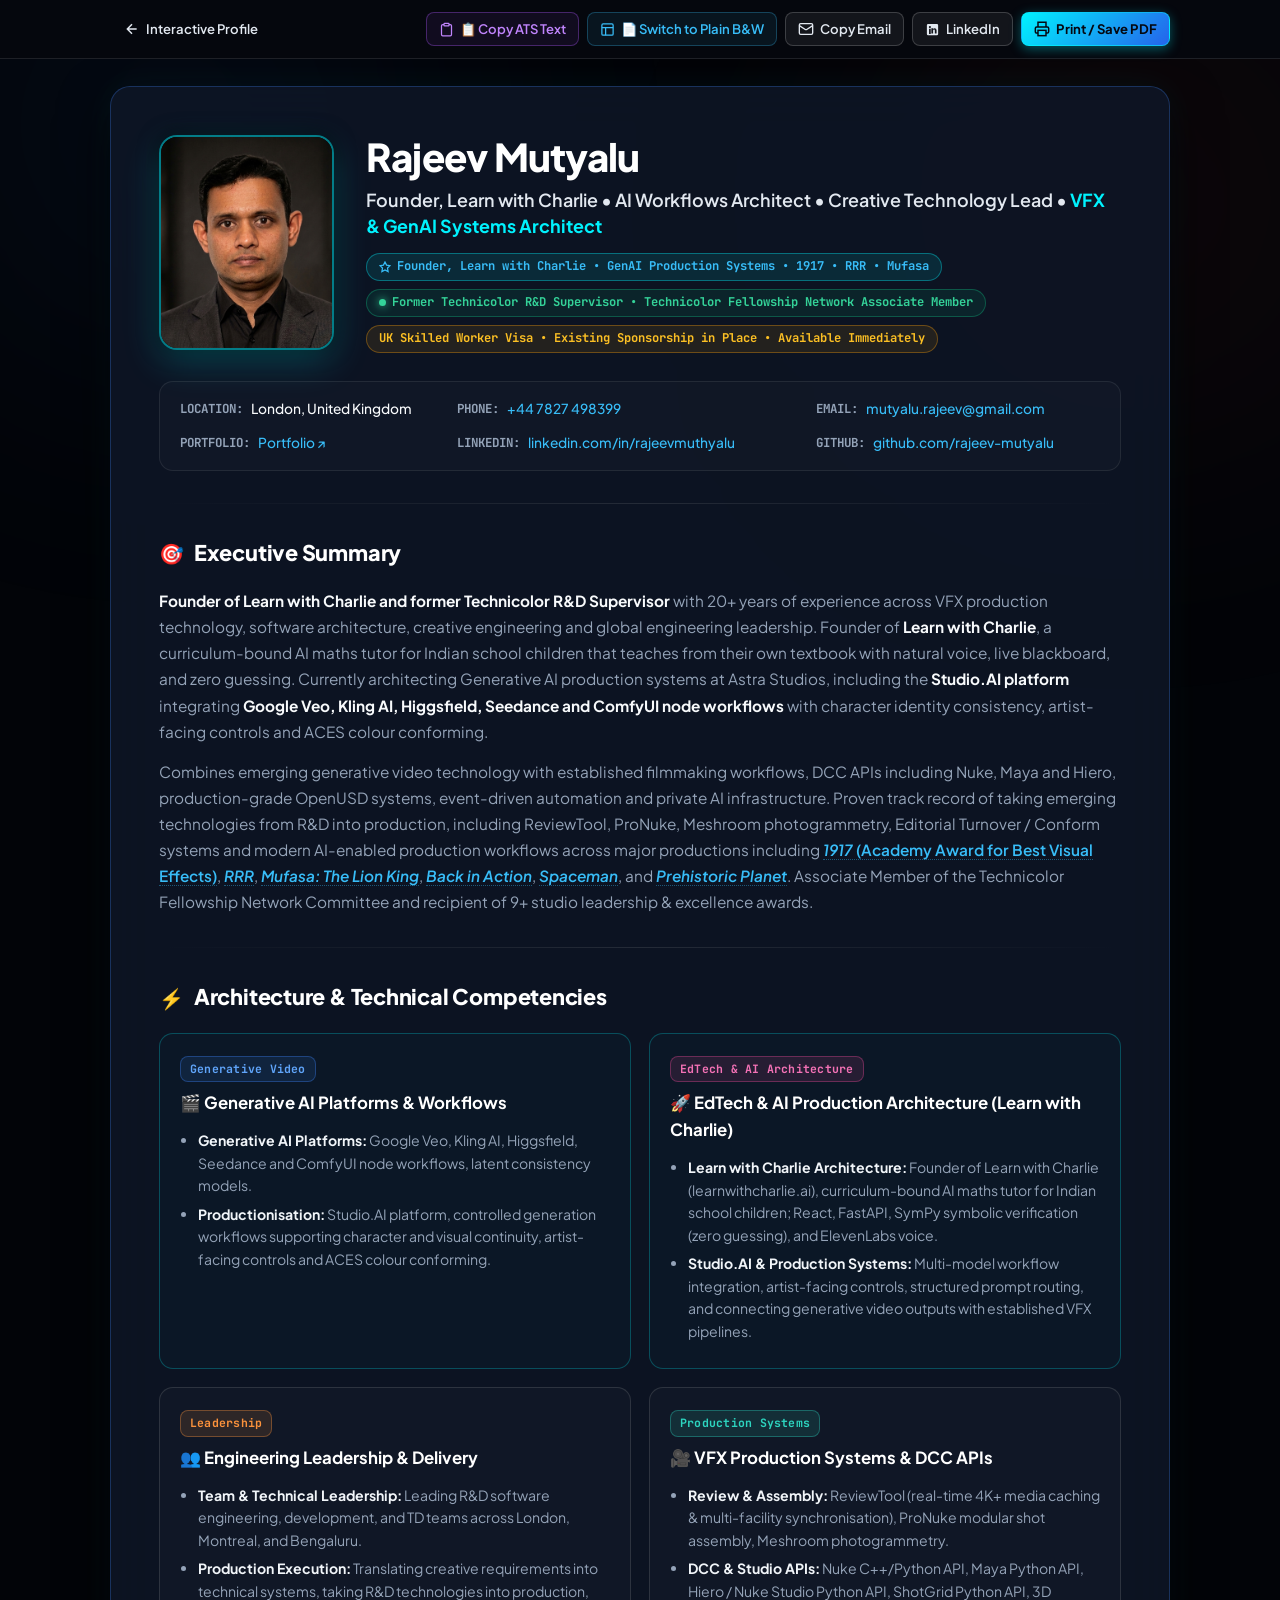
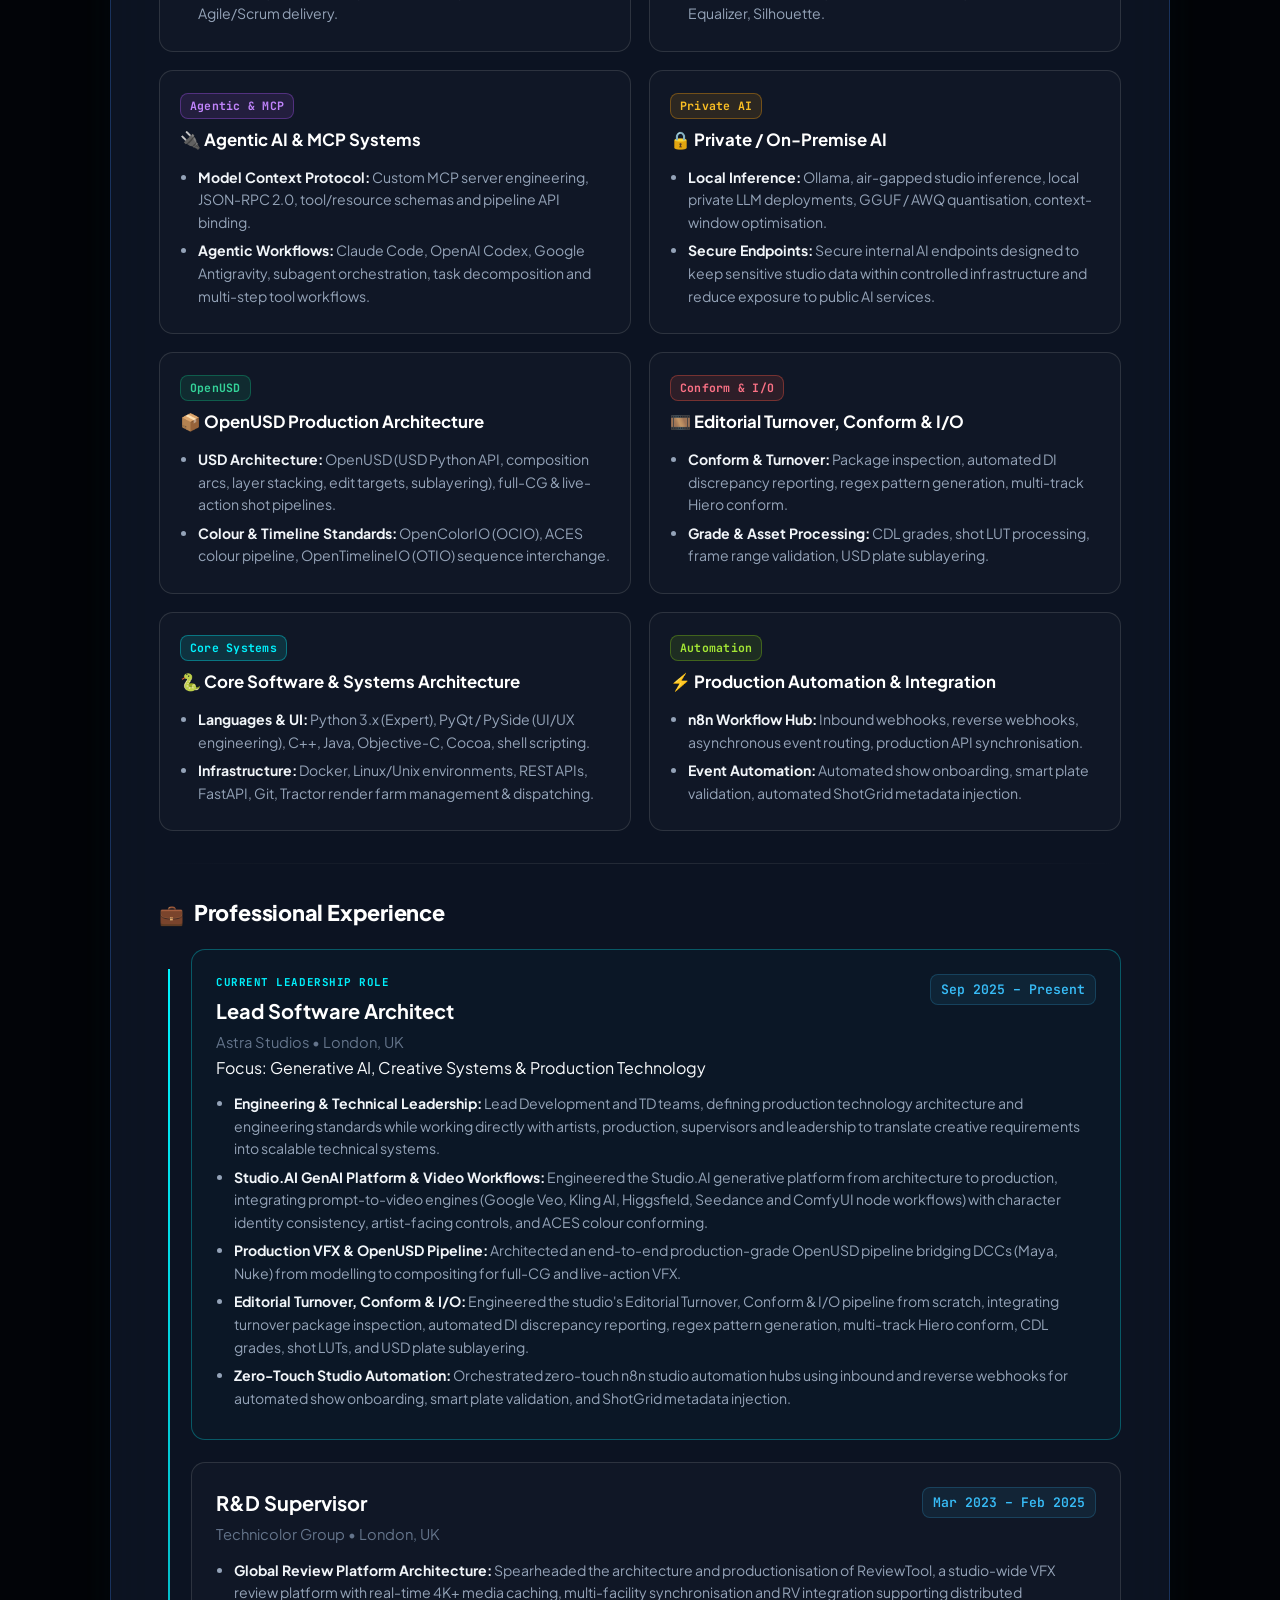
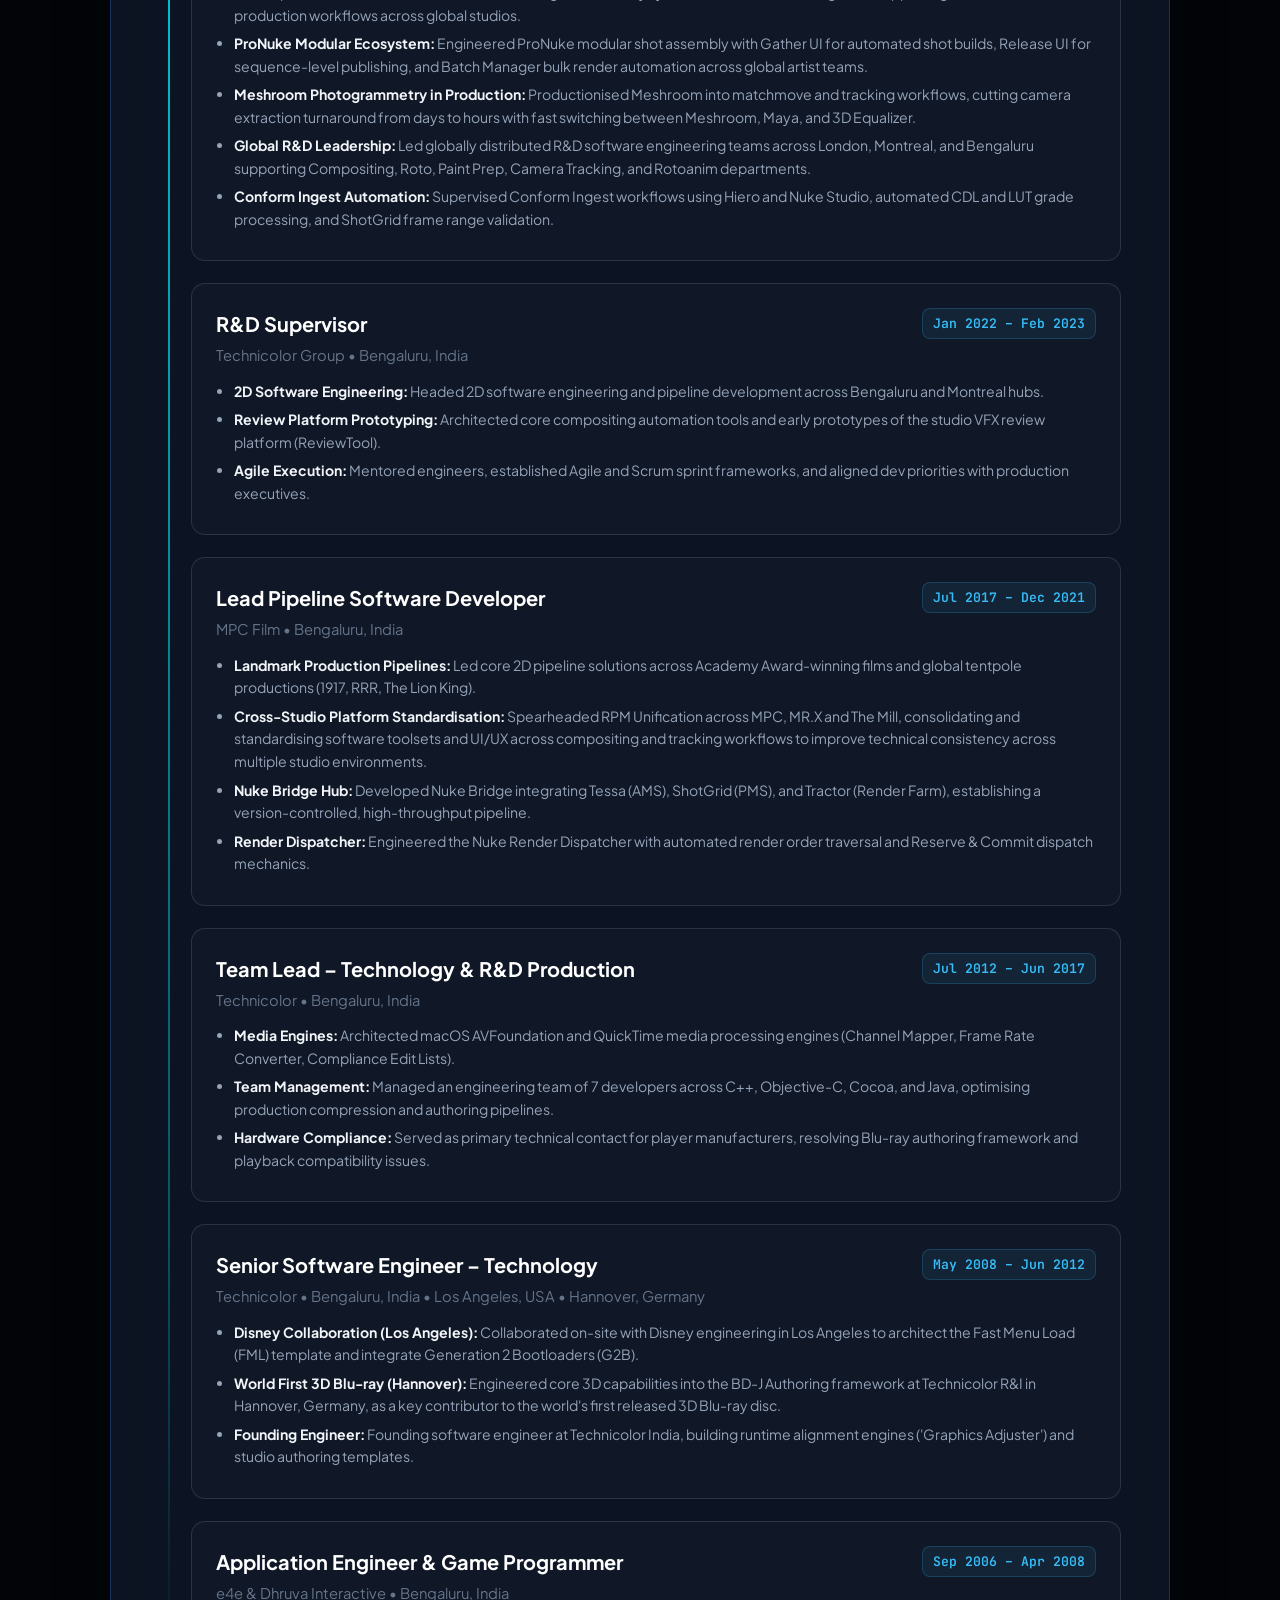
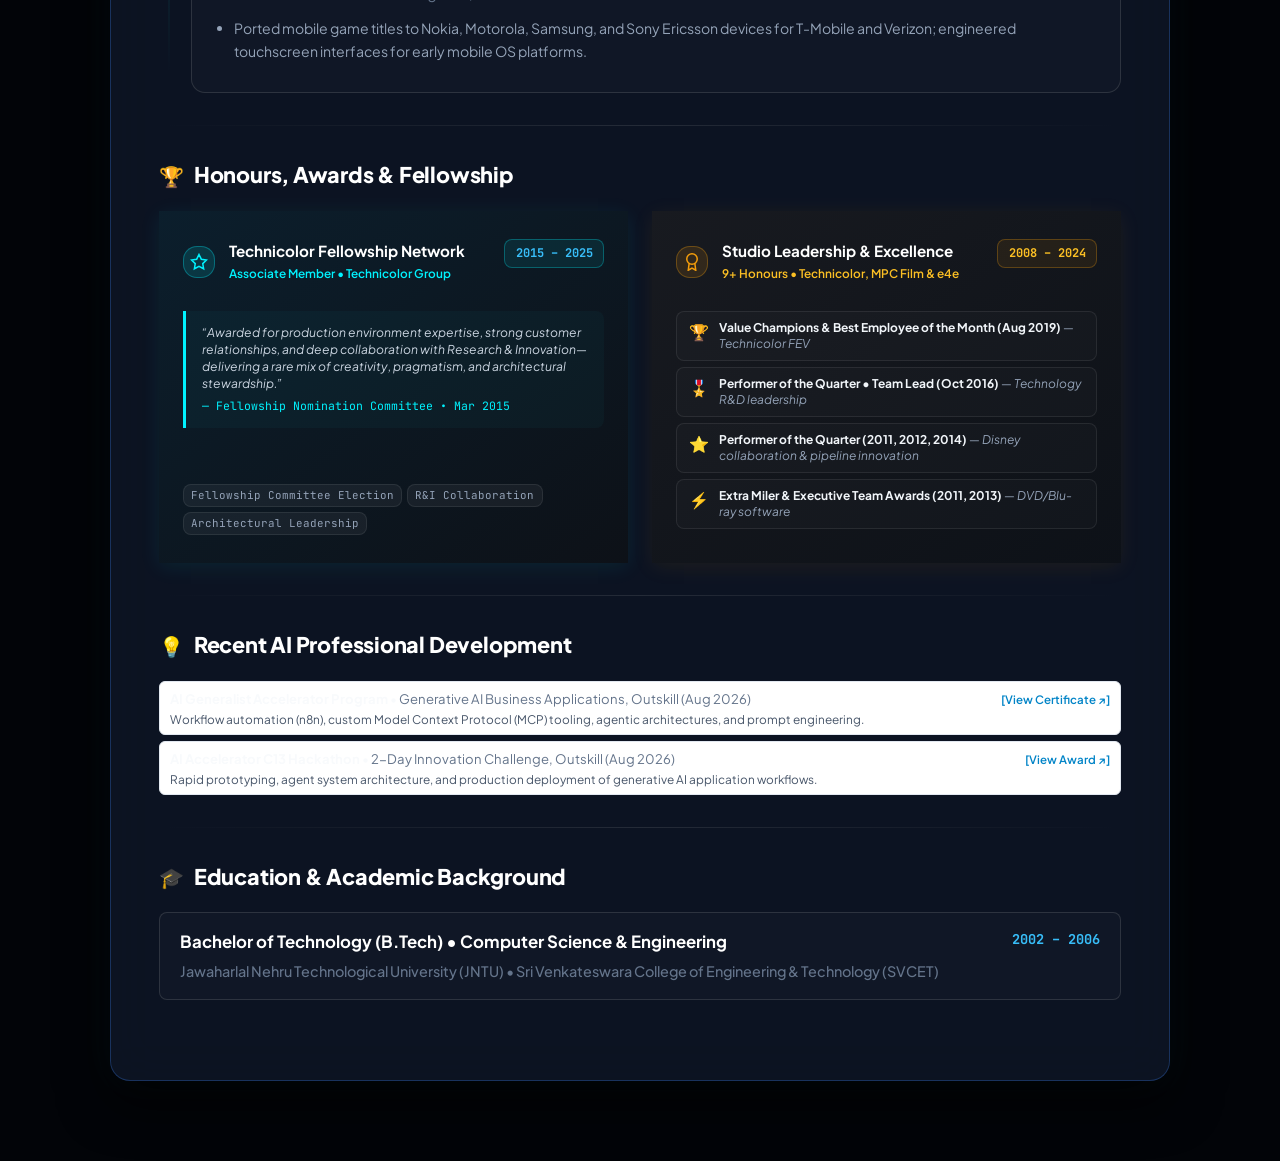
<file: cv-ai-systems.html>
<!DOCTYPE html>
<html lang="en">

<head>
  <meta charset="UTF-8" />
  <meta name="viewport" content="width=device-width, initial-scale=1.0" />
  <title>Rajeev Mutyalu — Curriculum Vitae | AI Workflows Architect &amp; Creative Technology Lead</title>
  <meta name="description"
    content="Official Curriculum Vitae of Rajeev Mutyalu: AI Workflows Architect, Creative Technology Lead &amp; Systems Specialist bridging 20+ years of VFX production technology with Generative AI video platforms (Studio.AI, Google Veo, Kling AI, Higgsfield, Seedance, ComfyUI), OpenUSD systems, and studio automation." />

  <!-- Fonts -->
  <link rel="preconnect" href="https://fonts.googleapis.com" />
  <link rel="preconnect" href="https://fonts.gstatic.com" crossorigin />
  <link
    href="https://fonts.googleapis.com/css2?family=JetBrains+Mono:wght@400;500;600;700&family=Outfit:wght@500;600;700;800&family=Plus+Jakarta+Sans:wght@400;500;600;700;800&display=swap"
    rel="stylesheet" />

  <!-- Favicons -->
  <link rel="icon" type="image/png" sizes="32x32" href="favicon-32x32.png" />
  <link rel="icon" type="image/png" sizes="16x16" href="favicon-16x16.png" />
  <link rel="shortcut icon" href="favicon.ico" />
  <link rel="apple-touch-icon" sizes="180x180" href="apple-touch-icon.png" />
  <link rel="manifest" href="site.webmanifest" />
  <meta name="theme-color" content="#06080e" />

  <link rel="stylesheet" href="style.css?v=155" />
  <style>
    .print-only { display: none !important; }
    @media print {
      .print-only { display: block !important; }
      .screen-only { display: none !important; }
      .cv-contact-matrix {
        grid-template-columns: 0.95fr 1.25fr 1.05fr !important;
        gap: 3px 10px !important;
        padding: 4px 10px !important;
      }
      .cv-contact-item {
        flex-wrap: nowrap !important;
        white-space: nowrap !important;
      }
    }
    .cv-contact-matrix {
      grid-template-columns: 0.95fr 1.25fr 1.05fr !important;
      gap: 12px 20px !important;
      padding: 16px 20px !important;
    }
    .cv-contact-item {
      flex-wrap: nowrap !important;
      white-space: nowrap !important;
    }
    @media screen and (max-width: 820px) {
      .cv-contact-matrix { grid-template-columns: repeat(2, 1fr) !important; }
    }
    @media screen and (max-width: 580px) {
      .cv-contact-matrix { grid-template-columns: 1fr !important; }
      .cv-contact-item { flex-wrap: wrap !important; }
    }
  </style>
</head>

<body class="cv-body cv-theme-dark">
  <!-- Ambient Background Glows (Screen Only) -->
  <div class="ambient-glow glow-top-left screen-only"></div>
  <div class="ambient-glow glow-top-right screen-only"></div>

  <!-- Top Action Toolbar (Screen Only) -->
  <header class="cv-topbar screen-only">
    <div class="cv-topbar-container">
      <a href="index.html?top=1" class="btn btn-ghost btn-sm" title="Interactive Profile" aria-label="Interactive Profile">
        <svg width="16" height="16" viewBox="0 0 24 24" fill="none" stroke="currentColor" stroke-width="2.2">
          <path d="M19 12H5M12 19l-7-7 7-7" />
        </svg>
        <span class="btn-text-full">Interactive Profile</span>
        <span class="btn-text-short">Profile</span>
      </a>

      <div class="cv-topbar-actions">
        <!-- 1-Click Copy ATS-Clean Resume Text -->
        <button type="button" class="btn btn-secondary btn-sm" id="copyAtsBtn"
          title="Copy ATS-Clean Plain Text Resume to Clipboard" aria-label="Copy ATS Text">
          <svg width="15" height="15" viewBox="0 0 24 24" fill="none" stroke="currentColor" stroke-width="2">
            <path d="M16 4h2a2 2 0 0 1 2 2v14a2 2 0 0 1-2 2H6a2 2 0 0 1-2-2V6a2 2 0 0 1 2-2h2"></path>
            <rect x="8" y="2" width="8" height="4" rx="1" ry="1"></rect>
          </svg>
          <span id="copyAtsText"><span class="btn-text-full">📋 Copy ATS Text</span><span class="btn-text-short">📋 ATS</span></span>
        </button>

        <!-- Theme Mode Toggle -->
        <button type="button" class="btn btn-secondary btn-sm" id="cvThemeToggle"
          title="Switch to Plain White &amp; Black Mode" aria-label="Toggle Theme Mode">
          <svg width="15" height="15" viewBox="0 0 24 24" fill="none" stroke="currentColor" stroke-width="2">
            <rect x="3" y="3" width="18" height="18" rx="2" ry="2"></rect>
            <line x1="3" y1="9" x2="21" y2="9"></line>
            <line x1="9" y1="21" x2="9" y2="9"></line>
          </svg>
          <span id="cvThemeText"><span class="btn-text-full">📄 Switch to Plain B&amp;W</span><span class="btn-text-short">📄 B&amp;W</span></span>
        </button>

        <!-- Copy Email Action -->
        <button type="button" class="btn btn-ghost btn-sm" id="copyContactBtn" title="Copy Email (mutyalu.rajeev@gmail.com)" aria-label="Copy Email">
          <svg width="16" height="16" viewBox="0 0 24 24" fill="none" stroke="currentColor" stroke-width="2">
            <rect width="20" height="16" x="2" y="4" rx="2"></rect>
            <path d="m22 7-8.97 5.7a1.94 1.94 0 0 1-2.06 0L2 7"></path>
          </svg>
          <span id="copyBtnText"><span class="btn-text-full">Copy Email</span></span>
        </button>

        <!-- LinkedIn Action -->
        <a href="https://www.linkedin.com/in/rajeevmuthyalu/" target="_blank" rel="noopener"
          class="btn btn-ghost btn-sm" title="LinkedIn Profile" aria-label="LinkedIn Profile">
          <svg width="15" height="15" viewBox="0 0 24 24" fill="currentColor">
            <path
              d="M19 3a2 2 0 0 1 2 2v14a2 2 0 0 1-2 2H5a2 2 0 0 1-2-2V5a2 2 0 0 1 2-2h14m-.5 15.5v-5.3a3.26 3.26 0 0 0-3.26-3.26c-.85 0-1.84.52-2.28 1.3v-1.11h-2.79v8.37h2.79v-4.93c0-.77.62-1.4 1.39-1.4a1.4 1.4 0 0 1 1.4 1.4v4.93h2.75M6.46 10.9v8.37H9.2V10.9H6.46M7.83 6.2a1.66 1.66 0 0 0-1.66 1.66c0 .92.74 1.66 1.66 1.66.92 0 1.66-.74 1.66-1.66 0-.92-.74-1.66-1.66-1.66Z" />
          </svg>
          <span class="btn-text-full">LinkedIn</span>
        </a>

        <!-- Print / Save PDF Action -->
        <button type="button" class="btn btn-primary btn-sm" id="printCvBtn"
          title="Print CV or Save to PDF" aria-label="Print or Save PDF">
          <svg width="16" height="16" viewBox="0 0 24 24" fill="none" stroke="currentColor" stroke-width="2.2">
            <polyline points="6 9 6 2 18 2 18 9"></polyline>
            <path d="M6 18H4a2 2 0 0 1-2-2v-5a2 2 0 0 1 2-2h16a2 2 0 0 1 2 2v5a2 2 0 0 1-2 2h-2"></path>
            <rect x="6" y="14" width="12" height="8"></rect>
          </svg>
          <span class="btn-text-full">Print / Save PDF</span>
        </button>
      </div>
    </div>
  </header>

  <!-- Main CV Document Wrapper -->
  <main class="cv-page-wrapper">
    <div class="cv-card">

      <!-- =====================================================================
           PAGE 1: EXECUTIVE HEADER & CONTACT MATRIX
           ===================================================================== -->
      <header class="cv-header">
        <div class="cv-header-identity">
          <div class="cv-avatar-wrap">
            <span class="cv-avatar-link">
              <img src="profile.jpg?v=22" alt="Rajeev Mutyalu" class="cv-avatar-img" />
            </span>
          </div>
          <div class="cv-identity-text">
            <h1 class="cv-name">Rajeev Mutyalu</h1>
            <div class="cv-role-headline" id="cvRoleHeadline">
              Founder, Learn with Charlie &bull; AI Workflows Architect &bull; Creative Technology Lead &bull; <span class="cv-accent-highlight">VFX &amp; GenAI Systems Architect</span>
            </div>
            <div class="cv-status-badges">
              <span class="cv-chip cv-chip-cyan">
                <svg width="12" height="12" viewBox="0 0 24 24" fill="none" stroke="currentColor" stroke-width="2.5">
                  <polygon
                    points="12 2 15.09 8.26 22 9.27 17 14.14 18.18 21.02 12 17.77 5.82 21.02 7 14.14 2 9.27 8.91 8.26 12 2">
                  </polygon>
                </svg>
                <span>Founder, Learn with Charlie &bull; GenAI Production Systems &bull; 1917 &bull; RRR &bull; Mufasa</span>
              </span>
              <span class="cv-chip cv-chip-emerald">
                <span class="cv-dot pulse"></span> Former Technicolor R&amp;D Supervisor &bull; Technicolor Fellowship Network Associate Member
              </span>
              <span class="cv-chip cv-chip-amber">
                UK Skilled Worker Visa &bull; Existing Sponsorship in Place &bull; Available Immediately
              </span>
            </div>
          </div>
        </div>

        <!-- Contact Matrix (6 Symmetrical Items: 2 Rows x 3 Columns) -->
        <div class="cv-contact-matrix">
          <div class="cv-contact-item">
            <span class="cv-contact-label">Location:</span>
            <span class="cv-contact-val">London, United Kingdom</span>
          </div>
          <div class="cv-contact-item">
            <span class="cv-contact-label">Phone:</span>
            <a href="tel:+447827498399" class="cv-contact-link">+44 7827 498399</a>
          </div>
          <div class="cv-contact-item">
            <span class="cv-contact-label">Email:</span>
            <a href="mailto:mutyalu.rajeev@gmail.com" class="cv-contact-link">mutyalu.rajeev@gmail.com</a>
          </div>
          <div class="cv-contact-item">
            <span class="cv-contact-label">Portfolio:</span>
            <a href="https://rajeev-mutyalu.github.io/portfolio-website/" target="_blank" rel="noopener"
              class="cv-contact-link">Portfolio ↗</a>
          </div>
          <div class="cv-contact-item">
            <span class="cv-contact-label">LinkedIn:</span>
            <a href="https://www.linkedin.com/in/rajeevmuthyalu/" target="_blank" rel="noopener"
              class="cv-contact-link">linkedin.com/in/rajeevmuthyalu</a>
          </div>
          <div class="cv-contact-item">
            <span class="cv-contact-label">GitHub:</span>
            <a href="https://github.com/rajeev-mutyalu" target="_blank" rel="noopener"
              class="cv-contact-link">github.com/rajeev-mutyalu</a>
          </div>
        </div>
      </header>

      <hr class="cv-divider" />

      <!-- =====================================================================
           PAGE 1: EXECUTIVE SUMMARY
           ===================================================================== -->
      <section class="cv-section">
        <h2 class="cv-section-title">
          <span class="cv-sec-icon">🎯</span> Executive Summary
        </h2>
        <div class="cv-summary-content">
          <p class="cv-summary-text">
            <strong>Founder of Learn with Charlie and former Technicolor R&amp;D Supervisor</strong> with 20+ years of experience across VFX production technology, software architecture, creative engineering and global engineering leadership. Founder of <strong>Learn with Charlie</strong>, a curriculum-bound AI maths tutor for Indian school children that teaches from their own textbook with natural voice, live blackboard, and zero guessing. Currently architecting Generative AI production systems at Astra Studios, including the <strong>Studio.AI platform</strong> integrating <strong>Google Veo, Kling AI, Higgsfield, Seedance and ComfyUI node workflows</strong> with character identity consistency, artist-facing controls and ACES colour conforming.
          </p>
          <p class="cv-summary-text">
            Combines emerging generative video technology with established filmmaking workflows, DCC APIs including Nuke, Maya and Hiero, production-grade OpenUSD systems, event-driven automation and private AI infrastructure. Proven track record of taking emerging technologies from R&amp;D into production, including ReviewTool, ProNuke, Meshroom photogrammetry, Editorial Turnover / Conform systems and modern AI-enabled production workflows across major productions including <a href="https://www.imdb.com/title/tt8579674/" target="_blank" rel="noopener" class="cv-inline-link"><em>1917</em> (Academy Award for Best Visual Effects)</a>, <a href="https://www.imdb.com/title/tt8178634/" target="_blank" rel="noopener" class="cv-inline-link"><em>RRR</em></a>, <a href="https://www.imdb.com/title/tt13186482/" target="_blank" rel="noopener" class="cv-inline-link"><em>Mufasa: The Lion King</em></a>, <a href="https://www.imdb.com/title/tt21191806/" target="_blank" rel="noopener" class="cv-inline-link"><em>Back in Action</em></a>, <a href="https://www.imdb.com/title/tt11097384/" target="_blank" rel="noopener" class="cv-inline-link"><em>Spaceman</em></a>, and <a href="https://www.imdb.com/title/tt10324164/" target="_blank" rel="noopener" class="cv-inline-link"><em>Prehistoric Planet</em></a>. Associate Member of the Technicolor Fellowship Network Committee and recipient of 9+ studio leadership &amp; excellence awards.
          </p>
        </div>
      </section>

      <hr class="cv-divider" />

      <!-- =====================================================================
           PAGE 1: ARCHITECTURE & TECHNICAL COMPETENCIES (10 Cards)
           ===================================================================== -->
      <section class="cv-section" id="cvSkillsSection">
        <h2 class="cv-section-title">
          <span class="cv-sec-icon">⚡</span> Architecture &amp; Technical Competencies
        </h2>

        <div class="cv-skills-grid">

          <!-- 1. Generative AI Platforms & Workflows -->
          <div class="cv-skill-box cv-highlight-box">
            <div class="cv-skill-header">
              <span class="cv-skill-badge badge-blue">Generative Video</span>
              <h3>🎬 Generative AI Platforms &amp; Workflows</h3>
            </div>
            <ul class="cv-skill-list">
              <li><strong>Generative AI Platforms:</strong> Google Veo, Kling AI, Higgsfield, Seedance and ComfyUI node workflows, latent consistency models.</li>
              <li><strong>Productionisation:</strong> Studio.AI platform, controlled generation workflows supporting character and visual continuity, artist-facing controls and ACES colour conforming.</li>
            </ul>
          </div>

          <!-- 2. EdTech & AI Production Architecture -->
          <div class="cv-skill-box cv-highlight-box">
            <div class="cv-skill-header">
              <span class="cv-skill-badge badge-pink">EdTech &amp; AI Architecture</span>
              <h3>🚀 EdTech &amp; AI Production Architecture (Learn with Charlie)</h3>
            </div>
            <ul class="cv-skill-list">
              <li><strong>Learn with Charlie Architecture:</strong> Founder of Learn with Charlie (learnwithcharlie.ai), curriculum-bound AI maths tutor for Indian school children; React, FastAPI, SymPy symbolic verification (zero guessing), and ElevenLabs voice.</li>
              <li><strong>Studio.AI &amp; Production Systems:</strong> Multi-model workflow integration, artist-facing controls, structured prompt routing, and connecting generative video outputs with established VFX pipelines.</li>
            </ul>
          </div>

          <!-- 3. Engineering Leadership & Delivery -->
          <div class="cv-skill-box">
            <div class="cv-skill-header">
              <span class="cv-skill-badge badge-orange">Leadership</span>
              <h3>👥 Engineering Leadership &amp; Delivery</h3>
            </div>
            <ul class="cv-skill-list">
              <li><strong>Team &amp; Technical Leadership:</strong> Leading R&amp;D software engineering, development, and TD teams across London, Montreal, and Bengaluru.</li>
              <li><strong>Production Execution:</strong> Translating creative requirements into technical systems, taking R&amp;D technologies into production, Agile/Scrum delivery.</li>
            </ul>
          </div>

          <!-- 4. VFX Production Systems & DCC APIs -->
          <div class="cv-skill-box">
            <div class="cv-skill-header">
              <span class="cv-skill-badge badge-teal">Production Systems</span>
              <h3>🎥 VFX Production Systems &amp; DCC APIs</h3>
            </div>
            <ul class="cv-skill-list">
              <li><strong>Review &amp; Assembly:</strong> ReviewTool (real-time 4K+ media caching &amp; multi-facility synchronisation), ProNuke modular shot assembly, Meshroom photogrammetry.</li>
              <li><strong>DCC &amp; Studio APIs:</strong> Nuke C++/Python API, Maya Python API, Hiero / Nuke Studio Python API, ShotGrid Python API, 3D Equalizer, Silhouette.</li>
            </ul>
          </div>

          <!-- 5. Agentic AI & MCP Systems -->
          <div class="cv-skill-box">
            <div class="cv-skill-header">
              <span class="cv-skill-badge badge-violet">Agentic &amp; MCP</span>
              <h3>🔌 Agentic AI &amp; MCP Systems</h3>
            </div>
            <ul class="cv-skill-list">
              <li><strong>Model Context Protocol:</strong> Custom MCP server engineering, JSON-RPC 2.0, tool/resource schemas and pipeline API binding.</li>
              <li><strong>Agentic Workflows:</strong> Claude Code, OpenAI Codex, Google Antigravity, subagent orchestration, task decomposition and multi-step tool workflows.</li>
            </ul>
          </div>

          <!-- 6. Private / On-Premise AI -->
          <div class="cv-skill-box">
            <div class="cv-skill-header">
              <span class="cv-skill-badge badge-amber">Private AI</span>
              <h3>🔒 Private / On-Premise AI</h3>
            </div>
            <ul class="cv-skill-list">
              <li><strong>Local Inference:</strong> Ollama, air-gapped studio inference, local private LLM deployments, GGUF / AWQ quantisation, context-window optimisation.</li>
              <li><strong>Secure Endpoints:</strong> Secure internal AI endpoints designed to keep sensitive studio data within controlled infrastructure and reduce exposure to public AI services.</li>
            </ul>
          </div>

          <!-- 7. OpenUSD Production Architecture -->
          <div class="cv-skill-box">
            <div class="cv-skill-header">
              <span class="cv-skill-badge badge-emerald">OpenUSD</span>
              <h3>📦 OpenUSD Production Architecture</h3>
            </div>
            <ul class="cv-skill-list">
              <li><strong>USD Architecture:</strong> OpenUSD (USD Python API, composition arcs, layer stacking, edit targets, sublayering), full-CG &amp; live-action shot pipelines.</li>
              <li><strong>Colour &amp; Timeline Standards:</strong> OpenColorIO (OCIO), ACES colour pipeline, OpenTimelineIO (OTIO) sequence interchange.</li>
            </ul>
          </div>

          <!-- 8. Editorial Turnover, Conform & I/O -->
          <div class="cv-skill-box">
            <div class="cv-skill-header">
              <span class="cv-skill-badge badge-coral">Conform &amp; I/O</span>
              <h3>🎞️ Editorial Turnover, Conform &amp; I/O</h3>
            </div>
            <ul class="cv-skill-list">
              <li><strong>Conform &amp; Turnover:</strong> Package inspection, automated DI discrepancy reporting, regex pattern generation, multi-track Hiero conform.</li>
              <li><strong>Grade &amp; Asset Processing:</strong> CDL grades, shot LUT processing, frame range validation, USD plate sublayering.</li>
            </ul>
          </div>

          <!-- 9. Core Software & Systems Architecture -->
          <div class="cv-skill-box">
            <div class="cv-skill-header">
              <span class="cv-skill-badge badge-cyan">Core Systems</span>
              <h3>🐍 Core Software &amp; Systems Architecture</h3>
            </div>
            <ul class="cv-skill-list">
              <li><strong>Languages &amp; UI:</strong> Python 3.x (Expert), PyQt / PySide (UI/UX engineering), C++, Java, Objective-C, Cocoa, shell scripting.</li>
              <li><strong>Infrastructure:</strong> Docker, Linux/Unix environments, REST APIs, FastAPI, Git, Tractor render farm management &amp; dispatching.</li>
            </ul>
          </div>

          <!-- 10. Production Automation & Integration -->
          <div class="cv-skill-box">
            <div class="cv-skill-header">
              <span class="cv-skill-badge badge-lime">Automation</span>
              <h3>⚡ Production Automation &amp; Integration</h3>
            </div>
            <ul class="cv-skill-list">
              <li><strong>n8n Workflow Hub:</strong> Inbound webhooks, reverse webhooks, asynchronous event routing, production API synchronisation.</li>
              <li><strong>Event Automation:</strong> Automated show onboarding, smart plate validation, automated ShotGrid metadata injection.</li>
            </ul>
          </div>

        </div>
      </section>

      <hr class="cv-divider cv-page-break-divider" />

      <!-- =====================================================================
           PAGE 2: COMPLETE PROFESSIONAL EXPERIENCE (7 ROLES)
           ===================================================================== -->
      <section class="cv-section cv-section-experience">
        <h2 class="cv-section-title">
          <span class="cv-sec-icon">💼</span> Professional Experience
        </h2>
        <div class="cv-timeline-rail">

          <!-- Role 1: Astra Studios -->
          <div class="cv-timeline-item">
            <div class="cv-job cv-job-highlight">
              <div class="cv-job-header">
                <div>
                  <div class="cv-featured-pill">CURRENT LEADERSHIP ROLE</div>
                  <h3 class="cv-job-title">Lead Software Architect</h3>
                  <div class="cv-company-location">Astra Studios &bull; London, UK</div>
                  <div class="cv-job-focus">Focus: Generative AI, Creative Systems &amp; Production Technology</div>
                </div>
                <div class="cv-job-period">Sep 2025 &ndash; Present</div>
              </div>
              <div class="cv-achievements">
                <ul class="cv-bullet-list">
                  <li><strong>Engineering &amp; Technical Leadership:</strong> Lead Development and TD teams, defining production technology architecture and engineering standards while working directly with artists, production, supervisors and leadership to translate creative requirements into scalable technical systems.</li>
                  <li><strong>Studio.AI GenAI Platform &amp; Video Workflows:</strong> Engineered the Studio.AI generative platform from architecture to production, integrating prompt-to-video engines (Google Veo, Kling AI, Higgsfield, Seedance and ComfyUI node workflows) with character identity consistency, artist-facing controls, and ACES colour conforming.</li>
                  <li><strong>Production VFX &amp; OpenUSD Pipeline:</strong> Architected an end-to-end production-grade OpenUSD pipeline bridging DCCs (Maya, Nuke) from modelling to compositing for full-CG and live-action VFX.</li>
                  <li><strong>Editorial Turnover, Conform &amp; I/O:</strong> Engineered the studio's Editorial Turnover, Conform &amp; I/O pipeline from scratch, integrating turnover package inspection, automated DI discrepancy reporting, regex pattern generation, multi-track Hiero conform, CDL grades, shot LUTs, and USD plate sublayering.</li>
                  <li><strong>Zero-Touch Studio Automation:</strong> Orchestrated zero-touch n8n studio automation hubs using inbound and reverse webhooks for automated show onboarding, smart plate validation, and ShotGrid metadata injection.</li>
                </ul>
              </div>
            </div>
          </div>

          <!-- Role 2: Technicolor Group (London) -->
          <div class="cv-timeline-item">
            <div class="cv-job">
              <div class="cv-job-header">
                <div>
                  <h3 class="cv-job-title">R&amp;D Supervisor</h3>
                  <div class="cv-company-location">Technicolor Group &bull; London, UK</div>
                </div>
                <div class="cv-job-period">Mar 2023 &ndash; Feb 2025</div>
              </div>
              <div class="cv-achievements">
                <ul class="cv-bullet-list">
                  <li><strong>Global Review Platform Architecture:</strong> Spearheaded the architecture and productionisation of ReviewTool, a studio-wide VFX review platform with real-time 4K+ media caching, multi-facility synchronisation and RV integration supporting distributed production workflows across global studios.</li>
                  <li><strong>ProNuke Modular Ecosystem:</strong> Engineered ProNuke modular shot assembly with Gather UI for automated shot builds, Release UI for sequence-level publishing, and Batch Manager bulk render automation across global artist teams.</li>
                  <li><strong>Meshroom Photogrammetry in Production:</strong> Productionised Meshroom into matchmove and tracking workflows, cutting camera extraction turnaround from days to hours with fast switching between Meshroom, Maya, and 3D Equalizer.</li>
                  <li><strong>Global R&amp;D Leadership:</strong> Led globally distributed R&amp;D software engineering teams across London, Montreal, and Bengaluru supporting Compositing, Roto, Paint Prep, Camera Tracking, and Rotoanim departments.</li>
                  <li><strong>Conform Ingest Automation:</strong> Supervised Conform Ingest workflows using Hiero and Nuke Studio, automated CDL and LUT grade processing, and ShotGrid frame range validation.</li>
                </ul>
              </div>
            </div>
          </div>

          <!-- Role 3: Technicolor Group (Bengaluru) -->
          <div class="cv-timeline-item">
            <div class="cv-job">
              <div class="cv-job-header">
                <div>
                  <h3 class="cv-job-title">R&amp;D Supervisor</h3>
                  <div class="cv-company-location">Technicolor Group &bull; Bengaluru, India</div>
                </div>
                <div class="cv-job-period">Jan 2022 &ndash; Feb 2023</div>
              </div>
              <div class="cv-achievements">
                <ul class="cv-bullet-list">
                  <li><strong>2D Software Engineering:</strong> Headed 2D software engineering and pipeline development across Bengaluru and Montreal hubs.</li>
                  <li><strong>Review Platform Prototyping:</strong> Architected core compositing automation tools and early prototypes of the studio VFX review platform (ReviewTool).</li>
                  <li><strong>Agile Execution:</strong> Mentored engineers, established Agile and Scrum sprint frameworks, and aligned dev priorities with production executives.</li>
                </ul>
              </div>
            </div>
          </div>

          <!-- Role 4: MPC Film -->
          <div class="cv-timeline-item">
            <div class="cv-job">
              <div class="cv-job-header">
                <div>
                  <h3 class="cv-job-title">Lead Pipeline Software Developer</h3>
                  <div class="cv-company-location">MPC Film &bull; Bengaluru, India</div>
                </div>
                <div class="cv-job-period">Jul 2017 &ndash; Dec 2021</div>
              </div>
              <div class="cv-achievements">
                <ul class="cv-bullet-list">
                  <li><strong>Landmark Production Pipelines:</strong> Led core 2D pipeline solutions across Academy Award-winning films and global tentpole productions (1917, RRR, The Lion King).</li>
                  <li><strong>Cross-Studio Platform Standardisation:</strong> Spearheaded RPM Unification across MPC, MR.X and The Mill, consolidating and standardising software toolsets and UI/UX across compositing and tracking workflows to improve technical consistency across multiple studio environments.</li>
                  <li><strong>Nuke Bridge Hub:</strong> Developed Nuke Bridge integrating Tessa (AMS), ShotGrid (PMS), and Tractor (Render Farm), establishing a version-controlled, high-throughput pipeline.</li>
                  <li><strong>Render Dispatcher:</strong> Engineered the Nuke Render Dispatcher with automated render order traversal and Reserve &amp; Commit dispatch mechanics.</li>
                </ul>
              </div>
            </div>
          </div>

          <!-- Role 5: Technicolor R&D / Technology -->
          <div class="cv-timeline-item">
            <div class="cv-job">
              <div class="cv-job-header">
                <div>
                  <h3 class="cv-job-title">Team Lead &ndash; Technology &amp; R&amp;D Production</h3>
                  <div class="cv-company-location">Technicolor &bull; Bengaluru, India</div>
                </div>
                <div class="cv-job-period">Jul 2012 &ndash; Jun 2017</div>
              </div>
              <div class="cv-achievements">
                <ul class="cv-bullet-list">
                  <li><strong>Media Engines:</strong> Architected macOS AVFoundation and QuickTime media processing engines (Channel Mapper, Frame Rate Converter, Compliance Edit Lists).</li>
                  <li><strong>Team Management:</strong> Managed an engineering team of 7 developers across C++, Objective-C, Cocoa, and Java, optimising production compression and authoring pipelines.</li>
                  <li><strong>Hardware Compliance:</strong> Served as primary technical contact for player manufacturers, resolving Blu-ray authoring framework and playback compatibility issues.</li>
                </ul>
              </div>
            </div>
          </div>

          <!-- Role 6: Technicolor International Collaboration -->
          <div class="cv-timeline-item">
            <div class="cv-job">
              <div class="cv-job-header">
                <div>
                  <h3 class="cv-job-title">Senior Software Engineer &ndash; Technology</h3>
                  <div class="cv-company-location">Technicolor &bull; Bengaluru, India &bull; Los Angeles, USA &bull; Hannover, Germany</div>
                </div>
                <div class="cv-job-period">May 2008 &ndash; Jun 2012</div>
              </div>
              <div class="cv-achievements">
                <ul class="cv-bullet-list">
                  <li><strong>Disney Collaboration (Los Angeles):</strong> Collaborated on-site with Disney engineering in Los Angeles to architect the Fast Menu Load (FML) template and integrate Generation 2 Bootloaders (G2B).</li>
                  <li><strong>World First 3D Blu-ray (Hannover):</strong> Engineered core 3D capabilities into the BD-J Authoring framework at Technicolor R&amp;I in Hannover, Germany, as a key contributor to the world's first released 3D Blu-ray disc.</li>
                  <li><strong>Founding Engineer:</strong> Founding software engineer at Technicolor India, building runtime alignment engines ('Graphics Adjuster') and studio authoring templates.</li>
                </ul>
              </div>
            </div>
          </div>

          <!-- Role 7: e4e & Dhruva Interactive -->
          <div class="cv-timeline-item">
            <div class="cv-job">
              <div class="cv-job-header">
                <div>
                  <h3 class="cv-job-title">Application Engineer &amp; Game Programmer</h3>
                  <div class="cv-company-location">e4e &amp; Dhruva Interactive &bull; Bengaluru, India</div>
                </div>
                <div class="cv-job-period">Sep 2006 &ndash; Apr 2008</div>
              </div>
              <div class="cv-achievements">
                <ul class="cv-bullet-list">
                  <li>Ported mobile game titles to Nokia, Motorola, Samsung, and Sony Ericsson devices for T-Mobile and Verizon; engineered touchscreen interfaces for early mobile OS platforms.</li>
                </ul>
              </div>
            </div>
          </div>

        </div>
      </section>

      <hr class="cv-divider cv-page-break-divider" />

      <!-- =====================================================================
           PAGE 3: EXCLUSIVELY SUPPORTING CREDENTIALS
           ===================================================================== -->
      <section class="cv-section cv-section-supporting">
        <h2 class="cv-section-title">
          <span class="cv-sec-icon">🏆</span> Honours, Awards &amp; Fellowship
        </h2>
        <div class="awards-grid" style="margin-top: 0.5rem;">
          <!-- Fellowship Card (Left) -->
          <div class="awards-card fellowship-theme">
            <div class="awards-card-header">
              <div class="awards-card-title-group">
                <div class="card-icon icon-cyan" style="width: 32px; height: 32px; font-size: 1.0rem;">
                  <svg width="18" height="18" viewBox="0 0 24 24" fill="none" stroke="currentColor" stroke-width="2">
                    <path
                      d="M12 2l3.09 6.26L22 9.27l-5 4.87 1.18 6.88L12 17.77l-6.18 3.25L7 14.14 2 9.27l6.91-1.01L12 2z">
                    </path>
                  </svg>
                </div>
                <div>
                  <h3 style="font-size: 0.95rem;">Technicolor Fellowship Network</h3>
                  <div class="awards-card-subtitle" style="font-size: 0.74rem;">Associate Member &bull; Technicolor Group</div>
                </div>
              </div>
              <span class="award-badge-pill pill-cyan">2015 &ndash; 2025</span>
            </div>

            <div class="awards-quote-box" style="font-size: 0.76rem; line-height: 1.4; margin: 0.4rem 0;">
              &ldquo;Awarded for production environment expertise, strong customer relationships, and deep collaboration with Research &amp; Innovation&mdash;delivering a rare mix of creativity, pragmatism, and architectural stewardship.&rdquo;
              <span class="awards-quote-author" style="font-size: 0.72rem;">&mdash; Fellowship Nomination Committee &bull; Mar 2015</span>
            </div>

            <div class="card-tags" style="margin-top: auto; display: flex; flex-wrap: wrap; gap: 0.3rem;">
              <span class="pill" style="font-size: 0.68rem; padding: 0.12rem 0.45rem;">Fellowship Committee Election</span>
              <span class="pill" style="font-size: 0.68rem; padding: 0.12rem 0.45rem;">R&amp;I Collaboration</span>
              <span class="pill" style="font-size: 0.68rem; padding: 0.12rem 0.45rem;">Architectural Leadership</span>
            </div>
          </div>

          <!-- Studio Excellence Awards Card (Right) -->
          <div class="awards-card studio-theme">
            <div class="awards-card-header">
              <div class="awards-card-title-group">
                <div class="card-icon icon-amber" style="width: 32px; height: 32px; font-size: 1.0rem;">
                  <svg width="18" height="18" viewBox="0 0 24 24" fill="none" stroke="currentColor" stroke-width="2">
                    <circle cx="12" cy="8" r="7"></circle>
                    <polyline points="8.21 13.89 7 23 12 20 17 23 15.79 13.88"></polyline>
                  </svg>
                </div>
                <div>
                  <h3 style="font-size: 0.95rem;">Studio Leadership &amp; Excellence</h3>
                  <div class="awards-card-subtitle" style="font-size: 0.74rem;">9+ Honours &bull; Technicolor, MPC Film &amp; e4e</div>
                </div>
              </div>
              <span class="award-badge-pill pill-amber">2008 &ndash; 2024</span>
            </div>

            <div class="awards-mini-list" style="margin: 0.4rem 0; gap: 0.35rem;">
              <div class="awards-mini-item" style="font-size: 0.75rem; line-height: 1.35;">
                <span class="award-item-icon">🏆</span>
                <div><strong>Value Champions &amp; Best Employee of the Month (Aug 2019)</strong> &mdash; <em>Technicolor FEV</em></div>
              </div>
              <div class="awards-mini-item" style="font-size: 0.75rem; line-height: 1.35;">
                <span class="award-item-icon">🎖️</span>
                <div><strong>Performer of the Quarter &bull; Team Lead (Oct 2016)</strong> &mdash; <em>Technology R&amp;D leadership</em></div>
              </div>
              <div class="awards-mini-item" style="font-size: 0.75rem; line-height: 1.35;">
                <span class="award-item-icon">⭐</span>
                <div><strong>Performer of the Quarter (2011, 2012, 2014)</strong> &mdash; <em>Disney collaboration &amp; pipeline innovation</em></div>
              </div>
              <div class="awards-mini-item" style="font-size: 0.75rem; line-height: 1.35;">
                <span class="award-item-icon">⚡</span>
                <div><strong>Extra Miler &amp; Executive Team Awards (2011, 2013)</strong> &mdash; <em>DVD/Blu-ray software</em></div>
              </div>
            </div>
          </div>
        </div>
      </section>

      <hr class="cv-divider" />

      <!-- =====================================================================
           PAGE 3: RECENT AI PROFESSIONAL DEVELOPMENT
           ===================================================================== -->
      <section class="cv-section">
        <h2 class="cv-section-title">
          <span class="cv-sec-icon">💡</span> Recent AI Professional Development
        </h2>
        <div class="cv-prof-dev-container" style="margin-top: 0.4rem; display: flex; flex-direction: column; gap: 0.4rem;">
          <div style="background: #ffffff; border: 1px solid #e2e8f0; border-radius: 6px; padding: 6px 10px;">
            <div style="display: flex; justify-content: space-between; align-items: baseline; flex-wrap: wrap; gap: 0.25rem; font-size: 0.82rem;">
              <div>
                <strong>AI Generalist Accelerator Program</strong> &bull; <span style="color: #64748b;">Generative AI Business Applications, Outskill (Aug 2026)</span>
              </div>
              <a href="https://rajeev-mutyalu.github.io/portfolio-website/docs/Rajeev-Mutyalu-AI-Generalist-certificate.pdf" target="_blank" rel="noopener" style="font-size: 0.72rem; color: #0284c7; text-decoration: none; font-weight: 600;">
                [View Certificate ↗]
              </a>
            </div>
            <div style="font-size: 0.74rem; color: #475569; line-height: 1.35; margin-top: 0.15rem;">
              Workflow automation (n8n), custom Model Context Protocol (MCP) tooling, agentic architectures, and prompt engineering.
            </div>
          </div>

          <div style="background: #ffffff; border: 1px solid #e2e8f0; border-radius: 6px; padding: 6px 10px;">
            <div style="display: flex; justify-content: space-between; align-items: baseline; flex-wrap: wrap; gap: 0.25rem; font-size: 0.82rem;">
              <div>
                <strong>AI Accelerator C13 Hackathon</strong> &bull; <span style="color: #64748b;">2-Day Innovation Challenge, Outskill (Aug 2026)</span>
              </div>
              <a href="https://rajeev-mutyalu.github.io/portfolio-website/docs/Rajeev-Mutyalu-hackathon-certificate.pdf" target="_blank" rel="noopener" style="font-size: 0.72rem; color: #0284c7; text-decoration: none; font-weight: 600;">
                [View Award ↗]
              </a>
            </div>
            <div style="font-size: 0.74rem; color: #475569; line-height: 1.35; margin-top: 0.15rem;">
              Rapid prototyping, agent system architecture, and production deployment of generative AI application workflows.
            </div>
          </div>
        </div>
      </section>

      <hr class="cv-divider" />

      <!-- =====================================================================
           PAGE 3: EDUCATION & ACADEMIC BACKGROUND
           ===================================================================== -->
      <section class="cv-section">
        <h2 class="cv-section-title">
          <span class="cv-sec-icon">🎓</span> Education &amp; Academic Background
        </h2>
        <div class="cv-education-grid">
          <div class="cv-edu-card">
            <div class="cv-edu-details">
              <h3 class="cv-job-title">Bachelor of Technology (B.Tech) &bull; Computer Science &amp; Engineering</h3>
              <div class="cv-edu-institution">Jawaharlal Nehru Technological University (JNTU) &bull; Sri Venkateswara College of Engineering &amp; Technology (SVCET)</div>
            </div>
            <div class="cv-edu-year">2002 &ndash; 2006</div>
          </div>
        </div>
      </section>

    </div>
  </main>

  <!-- 🖨️ Context-Aware CV Print & PDF Export Modal -->
  <div class="cv-export-modal-overlay hidden" id="cvExportModal" role="dialog" aria-modal="true" aria-labelledby="cvExportModalTitle">
    <div class="cv-export-modal-backdrop" id="cvExportModalBackdrop"></div>
    <div class="cv-export-modal-card">
      <header class="cv-export-modal-header">
        <div class="cv-export-modal-title-wrap">
          <div class="cv-export-icon-badge">🖨️</div>
          <div>
            <h3 class="cv-export-modal-title" id="cvExportModalTitle">Print &amp; Export Curriculum Vitae</h3>
            <p class="cv-export-modal-subtitle">Focus Track: <span class="cv-export-track-pill">AI &amp; Creative Technology</span></p>
          </div>
        </div>
        <button type="button" class="cv-export-modal-close" id="cvExportModalClose" aria-label="Close export modal">&times;</button>
      </header>

      <div class="cv-export-modal-body">
        <!-- Option 1: Official Vector PDF Download (Hero Recommended on Mobile / iOS) -->
        <a href="Rajeev-Mutyalu-AI-GenAI-Systems-Architect-CV.pdf" download="Rajeev-Mutyalu-AI-GenAI-Systems-Architect-CV.pdf" target="_blank" rel="noopener" class="cv-export-option option-pdf" id="cvExportPdfLink">
          <div class="cv-export-option-icon">📄</div>
          <div class="cv-export-option-content">
            <div class="cv-export-option-top">
              <span class="cv-export-option-name">Download Official PDF</span>
              <span class="cv-export-badge-recommended">Recommended for Mobile &amp; iOS</span>
            </div>
            <p class="cv-export-option-desc">Direct vector PDF (ATS-optimised). View instantly on iPhone, save to Apple Files, AirDrop, or WhatsApp.</p>
          </div>
          <div class="cv-export-option-arrow">→</div>
        </a>

        <!-- Option 2: AirPrint / Browser Print -->
        <button type="button" class="cv-export-option option-print" id="cvExportAirPrintBtn">
          <div class="cv-export-option-icon">🖨️</div>
          <div class="cv-export-option-content">
            <div class="cv-export-option-top">
              <span class="cv-export-option-name">AirPrint / Browser Print</span>
              <span class="cv-export-badge-pill">Direct Print</span>
            </div>
            <p class="cv-export-option-desc">Launch native Apple AirPrint dialog for wireless printers, or browser print view.</p>
          </div>
          <div class="cv-export-option-arrow">→</div>
        </button>

        <!-- Option 3: Copy Plain Text ATS Resume -->
        <button type="button" class="cv-export-option option-ats" id="cvExportAtsBtn">
          <div class="cv-export-option-icon">📋</div>
          <div class="cv-export-option-content">
            <div class="cv-export-option-top">
              <span class="cv-export-option-name">Copy ATS Plain Text Resume</span>
              <span class="cv-export-badge-pill">1-Click Copy</span>
            </div>
            <p class="cv-export-option-desc">Plain text formatted without styling, ready to paste directly into ATS job application portals.</p>
          </div>
          <div class="cv-export-option-arrow">→</div>
        </button>
      </div>

      <footer class="cv-export-modal-footer">
        <span class="cv-export-footer-hint">💡 Tip: On iPhone, tapping <strong>Download Official PDF</strong> opens the clean 3-page document with native iOS Save to Files, Print &amp; Share tools.</span>
      </footer>
    </div>
  </div>

  <!-- Interactive Scripts (Screen Only) -->
  <script>
    const themeBtn = document.getElementById('cvThemeToggle');
    const themeText = document.getElementById('cvThemeText');
    const body = document.body;

    function applyTheme(theme) {
      if (theme === 'light') {
        body.classList.add('cv-theme-light');
        body.classList.remove('cv-theme-dark');
        if (themeText) themeText.innerHTML = '<span class="btn-text-full">🌈 Switch to Colorful Mode</span><span class="btn-text-short">🌈 Colorful</span>';
      } else {
        body.classList.remove('cv-theme-light');
        body.classList.add('cv-theme-dark');
        if (themeText) themeText.innerHTML = '<span class="btn-text-full">📄 Switch to Plain B&amp;W</span><span class="btn-text-short">📄 B&amp;W</span>';
      }
    }
    applyTheme('dark');

    if (themeBtn) {
      themeBtn.addEventListener('click', () => {
        applyTheme(body.classList.contains('cv-theme-light') ? 'dark' : 'light');
      });
    }

    // 📋 Robust Copy Helper (Works across https://, http://, and file:///)
    function copyTextToClipboard(text) {
      if (navigator.clipboard && window.isSecureContext) {
        return navigator.clipboard.writeText(text).catch(() => fallbackCopy(text));
      }
      return fallbackCopy(text);
    }

    function fallbackCopy(text) {
      return new Promise((resolve, reject) => {
        try {
          const textarea = document.createElement('textarea');
          textarea.value = text;
          textarea.style.position = 'fixed';
          textarea.style.left = '-9999px';
          textarea.style.top = '-9999px';
          textarea.style.opacity = '0';
          document.body.appendChild(textarea);
          textarea.focus();
          textarea.select();
          const successful = document.execCommand('copy');
          document.body.removeChild(textarea);
          if (successful) resolve();
          else reject(new Error('execCommand copy failed'));
        } catch (err) {
          reject(err);
        }
      });
    }

    const printCvBtn = document.getElementById('printCvBtn');
    const cvExportModal = document.getElementById('cvExportModal');
    const cvExportModalClose = document.getElementById('cvExportModalClose');
    const cvExportModalBackdrop = document.getElementById('cvExportModalBackdrop');
    const cvExportPdfLink = document.getElementById('cvExportPdfLink');
    const cvExportAirPrintBtn = document.getElementById('cvExportAirPrintBtn');
    const cvExportAtsBtn = document.getElementById('cvExportAtsBtn');

    function openExportModal() {
      if (!cvExportModal) {
        window.print();
        return;
      }
      cvExportModal.classList.remove('hidden');
      document.body.style.overflow = 'hidden';
    }

    function closeExportModal() {
      if (!cvExportModal) return;
      cvExportModal.classList.add('hidden');
      document.body.style.overflow = '';
    }

    if (printCvBtn) {
      printCvBtn.addEventListener('click', (e) => {
        e.preventDefault();
        e.stopPropagation();
        openExportModal();
      });
    }

    if (cvExportAirPrintBtn) {
      cvExportAirPrintBtn.addEventListener('click', (e) => {
        e.preventDefault();
        closeExportModal();

        const originalTitle = document.title;
        const targetTitle = 'Rajeev-Mutyalu-AI-GenAI-Systems-Architect-CV';
        const isIOS = /iPad|iPhone|iPod/.test(navigator.userAgent) ||
          (navigator.platform === 'MacIntel' && navigator.maxTouchPoints > 1);

        if (!isIOS) {
          document.title = targetTitle;
        }

        try {
          if (window.self !== window.top) {
            window.focus();
          }
          window.print();
        } catch (err) {
          window.open('Rajeev-Mutyalu-AI-GenAI-Systems-Architect-CV.pdf', '_blank');
          showCvToast('Opening official CV PDF...', '📄');
        }

        if (!isIOS) {
          setTimeout(() => {
            document.title = originalTitle;
          }, 1200);
        }
      });
    }

    if (cvExportPdfLink) {
      cvExportPdfLink.addEventListener('click', () => {
        showCvToast('Opening official CV PDF...', '📄');
        setTimeout(closeExportModal, 350);
      });
    }

    if (cvExportModalClose) {
      cvExportModalClose.addEventListener('click', (e) => {
        e.preventDefault();
        closeExportModal();
      });
    }

    if (cvExportModalBackdrop) {
      cvExportModalBackdrop.addEventListener('click', (e) => {
        e.preventDefault();
        closeExportModal();
      });
    }

    document.addEventListener('keydown', (e) => {
      if (e.key === 'Escape' && cvExportModal && !cvExportModal.classList.contains('hidden')) {
        closeExportModal();
      }
    });

    const copyAtsBtn = document.getElementById('copyAtsBtn');
    const copyAtsText = document.getElementById('copyAtsText');
    if (copyAtsBtn) {
      copyAtsBtn.addEventListener('click', () => {
        const ats = `RAJEEV MUTYALU
Founder, Learn with Charlie | AI Workflows Architect & Creative Technology Lead | VFX & GenAI Systems Architect
Location: London, United Kingdom | Phone: +44 7827 498399 | Email: mutyalu.rajeev@gmail.com
Portfolio: https://rajeev-mutyalu.github.io/portfolio-website/
LinkedIn: https://www.linkedin.com/in/rajeevmuthyalu/ | GitHub: https://github.com/rajeev-mutyalu
UK Work Authorisation: UK Skilled Worker Visa • Existing Sponsorship in Place • Available Immediately

================================================================================
EXECUTIVE SUMMARY
================================================================================
Founder of Learn with Charlie and former Technicolor R&D Supervisor with 20+ years of experience across VFX production technology, software architecture, creative engineering and global engineering leadership. Founder of Learn with Charlie, a curriculum-bound AI maths tutor for Indian school children that teaches from their own textbook with natural voice, live blackboard, and zero guessing. Currently architecting Generative AI production systems at Astra Studios, including the Studio.AI platform integrating Google Veo, Kling AI, Higgsfield, Seedance and ComfyUI node workflows with character identity consistency, artist-facing controls and ACES colour conforming.

Combines emerging generative video technology with established filmmaking workflows, DCC APIs including Nuke, Maya and Hiero, production-grade OpenUSD systems, event-driven automation and private AI infrastructure. Proven track record of taking emerging technologies from R&D into production across major productions including 1917 (Academy Award for Best Visual Effects), RRR, Mufasa: The Lion King, Back in Action, Spaceman, and Prehistoric Planet. Associate Member of the Technicolor Fellowship Network Committee and recipient of 9+ studio leadership & excellence awards.

================================================================================
ARCHITECTURE & TECHNICAL COMPETENCIES
================================================================================
• EdTech & AI Product Architecture: Founder, Learn with Charlie (learnwithcharlie.ai) — curriculum-bound AI maths tutor for Indian school children that teaches from their own textbook with natural voice, live blackboard, and zero guessing; React, TypeScript, FastAPI (Python 3.12), PostgreSQL, Docker, Caddy, Cloudflare Workers; deterministic SymPy symbolic math verification (zero guessing/hallucinations), ElevenLabs conversational voice, multi-agent AI engineering teams (Claude Code, 75+ ADRs), and offline PyMuPDF textbook ingestion pipeline.
• Generative AI Platforms & Workflows: Google Veo, Kling AI, Higgsfield, Seedance and ComfyUI node workflows, latent consistency models; Studio.AI platform, controlled generation workflows supporting character and visual continuity, artist-facing controls, ACES colour conforming.
• AI Production Architecture: Multi-model workflow integration, artist-facing controls, structured prompt routing, production ingest and editorial integration; Connecting generative AI outputs with established VFX, review, colour and production workflows.
• Engineering Leadership & Delivery: Leading R&D software engineering, development, and TD teams across London, Montreal, Bengaluru; Translating creative requirements into technical systems, taking R&D technologies into production, Agile/Scrum delivery.
• VFX Production Systems & DCC APIs: ReviewTool (real-time 4K+ media caching & multi-facility synchronisation), ProNuke modular shot assembly, Meshroom photogrammetry integration, Nuke C++/Python API, Maya Python API, Hiero / Nuke Studio Python API, ShotGrid Python API, 3D Equalizer, Silhouette.
• Agentic AI & MCP Systems: Custom MCP server engineering, JSON-RPC 2.0 protocol implementation, tool & resource schemas, pipeline API binding; Claude Code, OpenAI Codex, Google Antigravity, subagent orchestration, task decomposition and multi-step tool workflows.
• Private / On-Premise AI: Ollama, air-gapped studio inference, local private LLM deployments, GGUF / AWQ quantisation, context-window optimisation; Secure internal AI endpoints designed to keep sensitive studio data within controlled infrastructure and reduce exposure to public AI services.
• OpenUSD Production Architecture: OpenUSD (USD Python API, composition arcs, layer stacking, edit targets, sublayering), full-CG & live-action shot pipelines, OpenColorIO (OCIO), ACES colour pipeline, OpenTimelineIO (OTIO) sequence interchange.
• Editorial Turnover, Conform & I/O: Turnover package inspection, automated DI discrepancy reporting, regex pattern generation, multi-track Hiero / Nuke Studio conform, CDL grades, shot LUT processing, USD plate sublayering.
• Core Software & Systems Architecture: Python 3.x (Expert), PyQt / PySide (UI/UX engineering), C++, Java, Objective-C, Cocoa, shell scripting, Docker, Linux/Unix, REST APIs, FastAPI, Git, Tractor render farm.
• Production Automation & Integration: n8n workflow automation hub, inbound & reverse webhooks, asynchronous event routing, production API synchronisation, automated show onboarding, smart plate validation, automated ShotGrid metadata injection.

================================================================================
PROFESSIONAL EXPERIENCE
================================================================================
ASTRA STUDIOS — London, UK
Lead Software Architect | Sep 2025 – Present
Focus: Generative AI, Creative Systems & Production Technology
• Engineering & Technical Leadership: Lead Development and TD teams, defining production technology architecture and engineering standards while working directly with artists, production, supervisors and leadership to translate creative requirements into scalable technical systems.
• Studio.AI GenAI Platform & Video Workflows: Engineered the Studio.AI generative platform from architecture to production, integrating prompt-to-video engines (Google Veo, Kling AI, Higgsfield, Seedance and ComfyUI node workflows) with character identity consistency, artist-facing controls, and ACES colour conforming.
• Production VFX & OpenUSD Pipeline: Architected an end-to-end production-grade OpenUSD pipeline bridging DCCs (Maya, Nuke) from modelling to compositing for full-CG and live-action VFX.
• Editorial Turnover, Conform & I/O: Engineered the studio's Editorial Turnover, Conform & I/O pipeline from scratch, integrating turnover package inspection, automated DI discrepancy reporting, regex pattern generation, multi-track Hiero conform, CDL grades, shot LUTs, and USD plate sublayering.
• Zero-Touch Studio Automation: Orchestrated zero-touch n8n studio automation hubs using inbound and reverse webhooks for automated show onboarding, smart plate validation, and ShotGrid metadata injection.

TECHNICOLOR GROUP — London, UK
R&D Supervisor | Mar 2023 – Feb 2025
• Global Review Platform Architecture: Spearheaded the architecture and productionisation of ReviewTool, a studio-wide VFX review platform with real-time 4K+ media caching, multi-facility synchronisation and RV integration supporting distributed production workflows across global studios.
• ProNuke Modular Ecosystem: Engineered ProNuke modular shot assembly with Gather UI for automated shot builds, Release UI for sequence-level publishing, and Batch Manager bulk render automation across global artist teams.
• Meshroom Photogrammetry in Production: Productionised Meshroom into matchmove and tracking workflows, cutting camera extraction turnaround from days to hours with fast switching between Meshroom, Maya, and 3D Equalizer.
• Global R&D Leadership: Led globally distributed R&D software engineering teams across London, Montreal, and Bengaluru supporting Compositing, Roto, Paint Prep, Camera Tracking, and Rotoanim departments.
• Conform Ingest Automation: Supervised Conform Ingest workflows using Hiero and Nuke Studio, automated CDL and LUT grade processing, and ShotGrid frame range validation.

TECHNICOLOR GROUP — Bengaluru, India
R&D Supervisor | Jan 2022 – Feb 2023
• 2D Software Engineering: Headed 2D software engineering and pipeline development across Bengaluru and Montreal hubs.
• Review Platform Prototyping: Architected core compositing automation tools and early prototypes of the studio VFX review platform (ReviewTool).
• Agile Execution: Mentored engineers, established Agile and Scrum sprint frameworks, and aligned dev priorities with production executives.

MPC FILM — Bengaluru, India
Lead Pipeline Software Developer | Jul 2017 – Dec 2021
• Landmark Production Pipelines: Led core 2D pipeline solutions across Academy Award-winning films and global tentpole productions (1917, RRR, The Lion King).
• Cross-Studio Platform Standardisation: Spearheaded RPM Unification across MPC, MR.X and The Mill, consolidating and standardising software toolsets and UI/UX across compositing and tracking workflows to improve technical consistency across multiple studio environments.
• Nuke Bridge Hub: Developed Nuke Bridge integrating Tessa (AMS), ShotGrid (PMS), and Tractor (Render Farm), establishing a version-controlled, high-throughput pipeline.
• Render Dispatcher: Engineered the Nuke Render Dispatcher with automated render order traversal and Reserve & Commit dispatch mechanics.

TECHNICOLOR — Bengaluru, India
Team Lead – Technology & R&D Production | Jul 2012 – Jun 2017
• Media Engines: Architected macOS AVFoundation and QuickTime media processing engines (Channel Mapper, Frame Rate Converter, Compliance Edit Lists).
• Team Management: Managed an engineering team of 7 developers across C++, Objective-C, Cocoa, and Java, optimising production compression and authoring pipelines.
• Hardware Compliance: Primary technical contact for player manufacturers, resolving Blu-ray authoring framework and playback compatibility issues.

TECHNICOLOR — Bengaluru, India / Los Angeles, USA / Hannover, Germany
Senior Software Engineer – Technology | May 2008 – Jun 2012
• Disney Collaboration (Los Angeles): Collaborated on-site with Disney engineering in Los Angeles to architect Fast Menu Load (FML) template and integrate Generation 2 Bootloaders (G2B).
• World First 3D Blu-ray (Hannover): Engineered core 3D capabilities into BD-J Authoring framework at Technicolor R&I in Hannover, Germany, as a key contributor to the world's first released 3D Blu-ray disc.
• Founding Engineer: Founding software engineer at Technicolor India, building runtime alignment engines ('Graphics Adjuster') and studio authoring templates.

E4E & DHRUVA INTERACTIVE — Bengaluru, India
Application Engineer & Game Programmer | Sep 2006 – Apr 2008
• Ported mobile game titles to Nokia, Motorola, Samsung, and Sony Ericsson devices for T-Mobile and Verizon; engineered touchscreen interfaces for early mobile OS platforms.

================================================================================
MAJOR FILM & TENTPOLE CREDITS
================================================================================
• 1917 (2019) — Academy Award Winner: Best Visual Effects
• RRR (2022) — Global Landmark Feature Production
• Mufasa: The Lion King (2024) — Disney Live-Action Tentpole
• Back in Action (2025) — Netflix Feature Production
• Spaceman (2024) — Sci-Fi Feature Production
• Prehistoric Planet (2022–2023) — Apple TV+ Natural History Landmark Series

================================================================================
HONOURS & FELLOWSHIPS
================================================================================
• Technicolor Fellowship Network: Associate Member, Technology & Innovation Network Committee (2015 – 2025)
• Studio Leadership & Excellence: 9+ Honours across Technicolor, MPC Film & e4e (Best Employee of the Month, Performer of the Quarter, Extra Miler).

================================================================================
RECENT AI PROFESSIONAL DEVELOPMENT
================================================================================
• AI Generalist Accelerator Program — Outskill (Aug 2026)
  Workflow automation (n8n), custom Model Context Protocol (MCP) tooling, agentic architectures, and prompt engineering.
• AI Accelerator C13 Hackathon 2026 [2-Day Innovation Challenge] — Outskill (Aug 2026)
  Rapid prototyping, agent system architecture, and production deployment of generative AI applications.

================================================================================
EDUCATION
================================================================================
Bachelor of Technology (B.Tech) in Computer Science & Engineering (2002 – 2006)
Jawaharlal Nehru Technological University (JNTU) / SVCET
`;
        copyTextToClipboard(ats).then(() => {
          copyAtsText.innerHTML = '<span class="btn-text-full">✅ Copied!</span><span class="btn-text-short">✅ Copied!</span>';
          setTimeout(() => { copyAtsText.innerHTML = '<span class="btn-text-full">📋 Copy ATS Text</span><span class="btn-text-short">📋 ATS</span>'; }, 2500);
        }).catch(err => {
          console.error('Failed to copy ATS text:', err);
        });
      });
    }

    const copyContactBtn = document.getElementById('copyContactBtn');
    if (copyContactBtn) {
      copyContactBtn.addEventListener('click', (e) => {
        e.preventDefault();
        copyTextToClipboard('mutyalu.rajeev@gmail.com | +44 7827 498399').then(() => {
          document.getElementById('copyBtnText').innerHTML = '<span class="btn-text-full">Copied!</span>';
          setTimeout(() => { document.getElementById('copyBtnText').innerHTML = '<span class="btn-text-full">Copy Email</span>'; }, 2500);
        }).catch(err => {
          console.error('Failed to copy email:', err);
        });
      });
    }
  </script>

  <!-- Seamless Modal Background Handoff Overlay -->
  <div class="cv-transition-overlay" id="cvTransitionOverlay" style="display: none;">
    <div class="cv-modal-backdrop"></div>
    <div class="cv-modal-card cv-transition-card">
      <header class="cv-modal-header">
        <div class="cv-modal-title-wrap">
          <div class="cv-modal-icon-badge">📄</div>
          <div>
            <h3 class="cv-modal-title">Select Curriculum Vitae Focus</h3>
            <p class="cv-modal-subtitle">Entering verified AI &amp; Creative Technology Systems CV...</p>
          </div>
        </div>
      </header>
    </div>
  </div>

  <script>
    (function () {
      try {
        if (sessionStorage.getItem('cv_modal_transition') === '1' || sessionStorage.getItem('charlie_cv_transition') === '1') {
          sessionStorage.removeItem('cv_modal_transition');
          sessionStorage.removeItem('charlie_cv_transition');
          const transOverlay = document.getElementById('cvTransitionOverlay');
          if (transOverlay) {
            transOverlay.style.display = 'flex';
            setTimeout(() => {
              transOverlay.classList.add('fade-out');
              setTimeout(() => {
                transOverlay.style.display = 'none';
              }, 300);
            }, 60);
          }
        }
      } catch (e) { }
    })();
  </script>
</body>

</html>
</file>
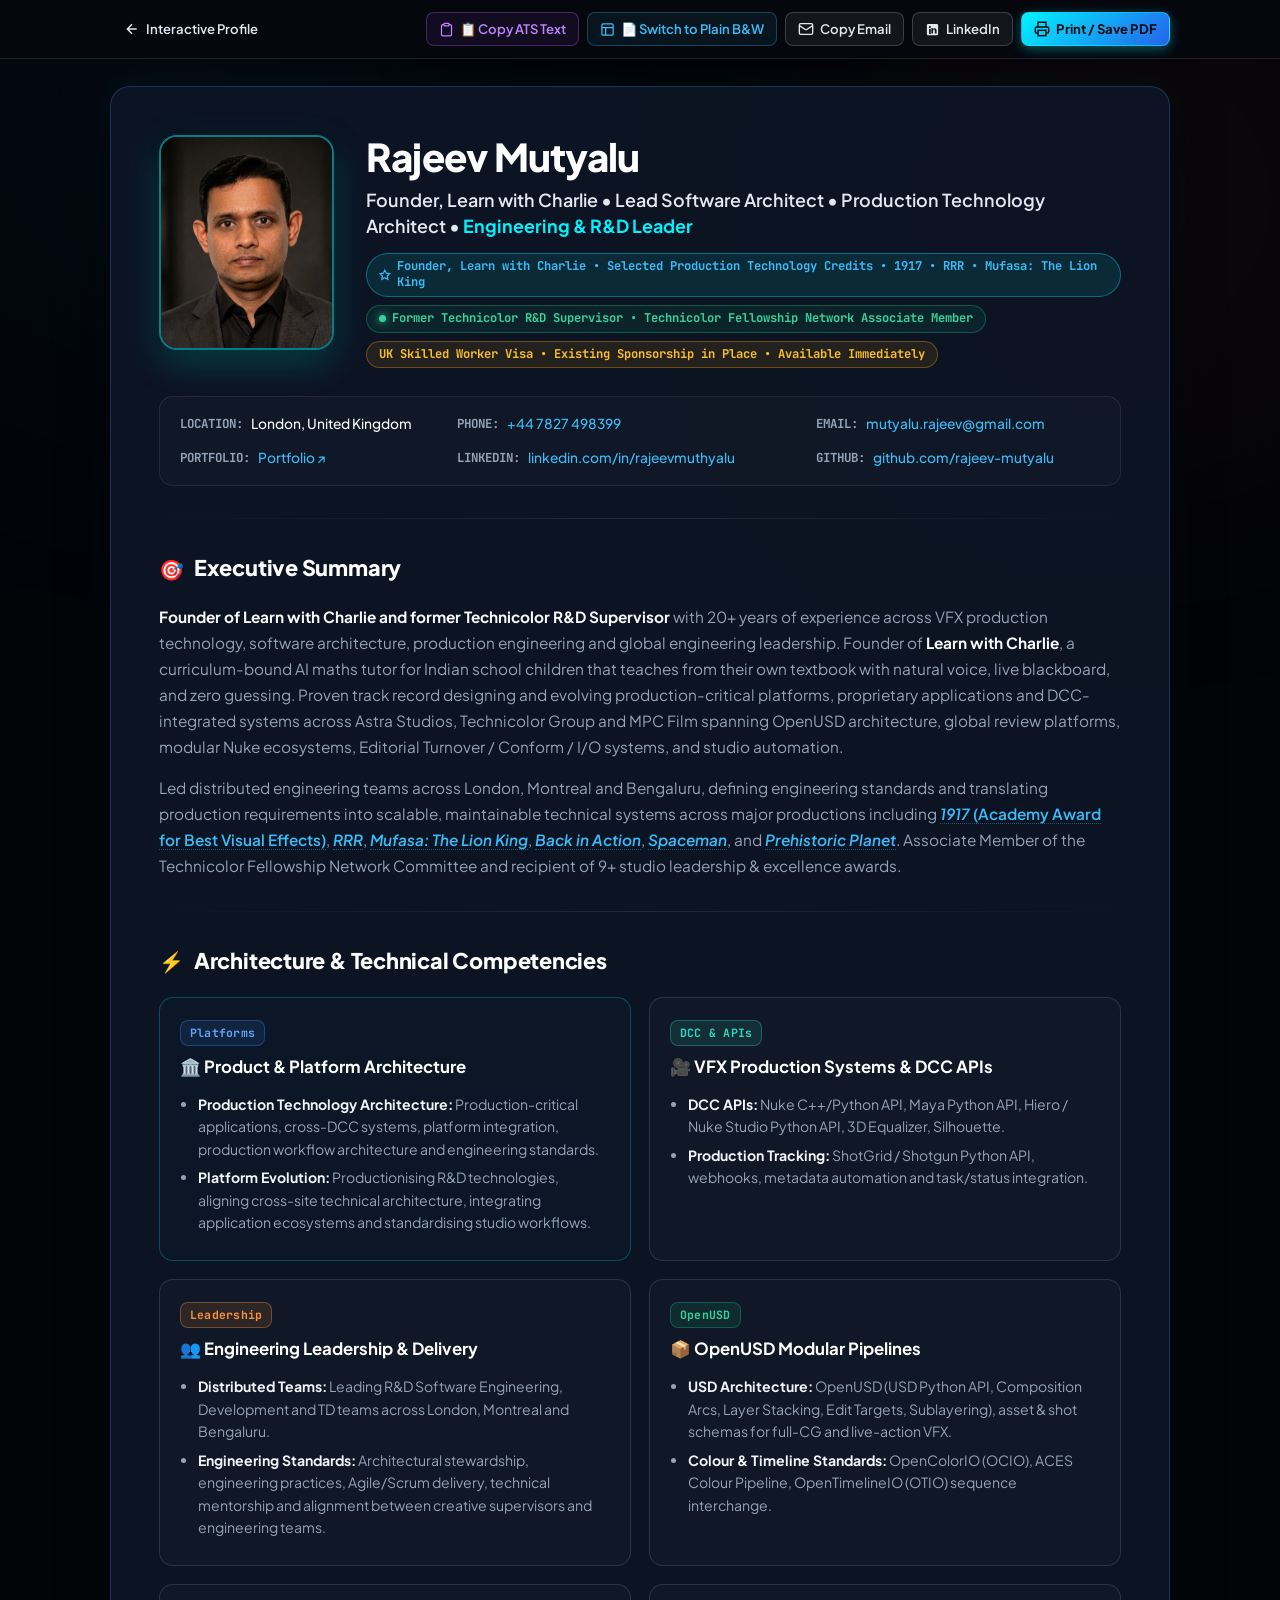
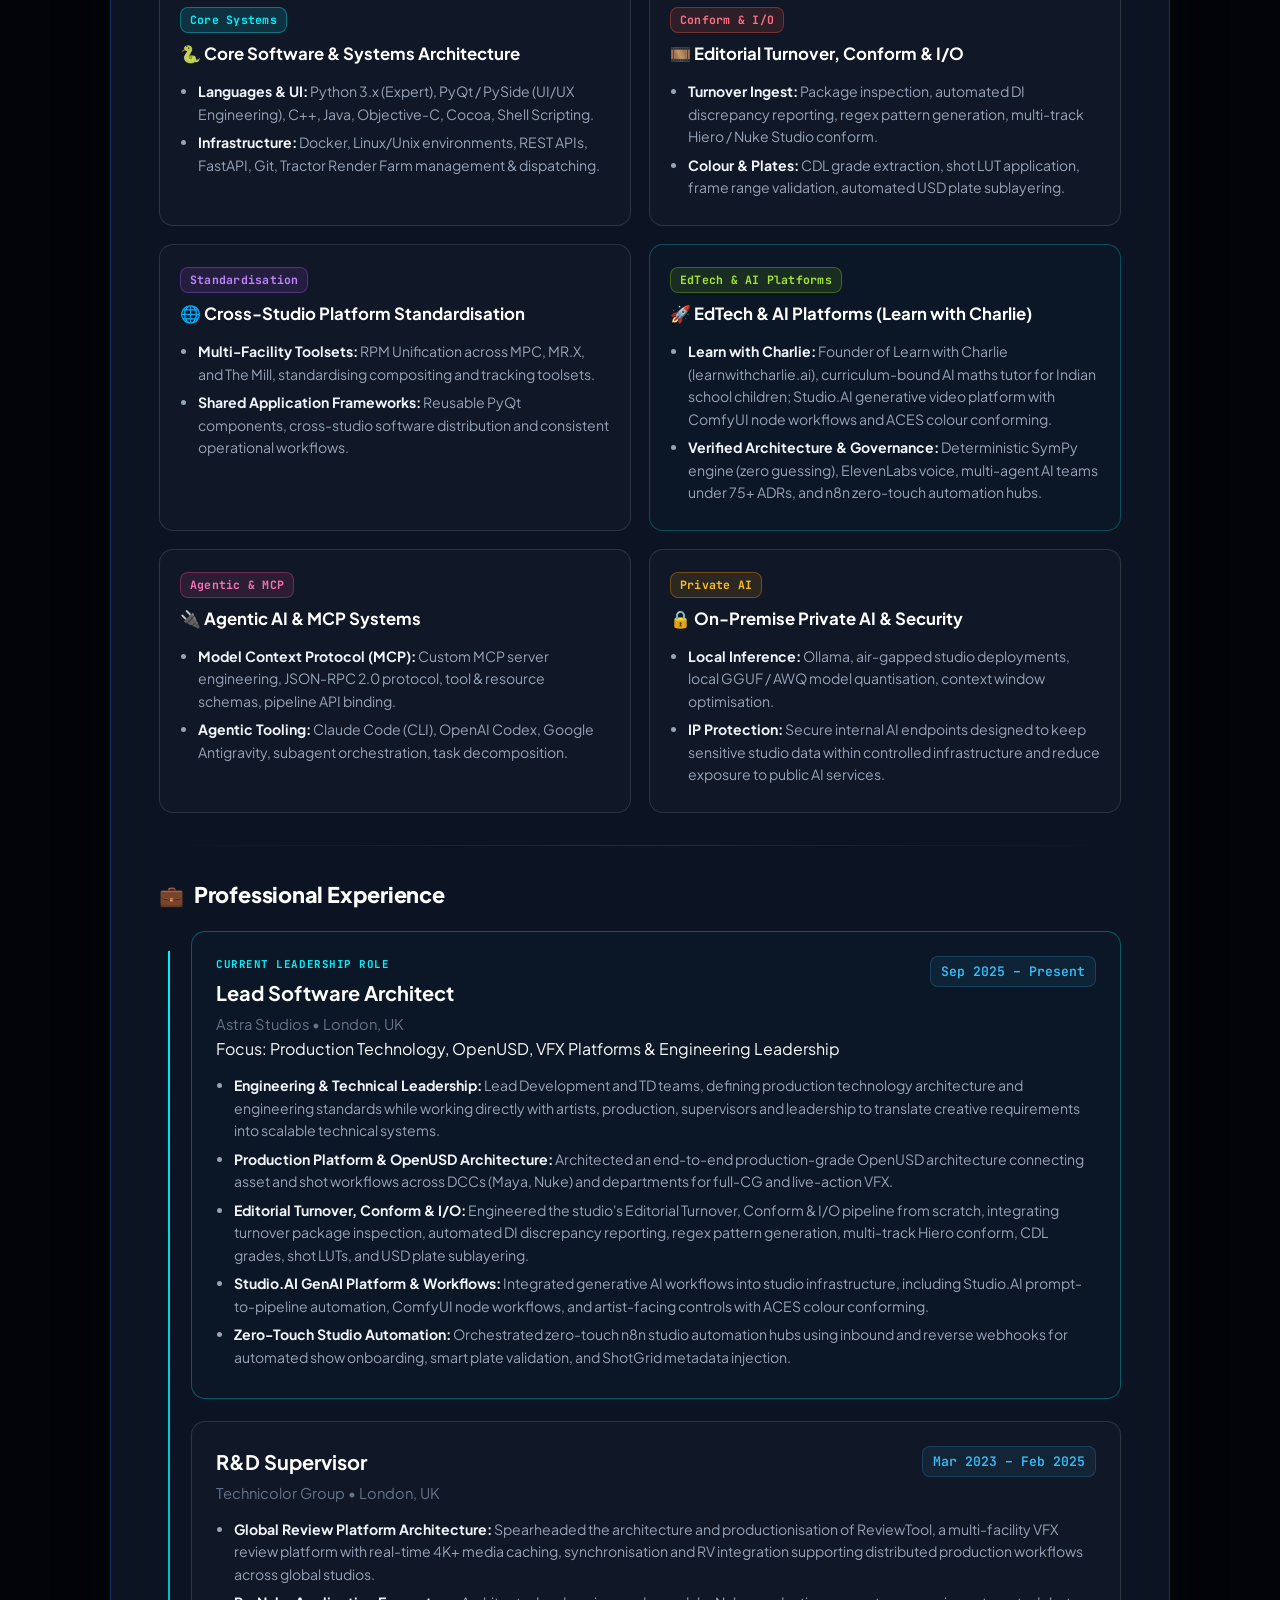
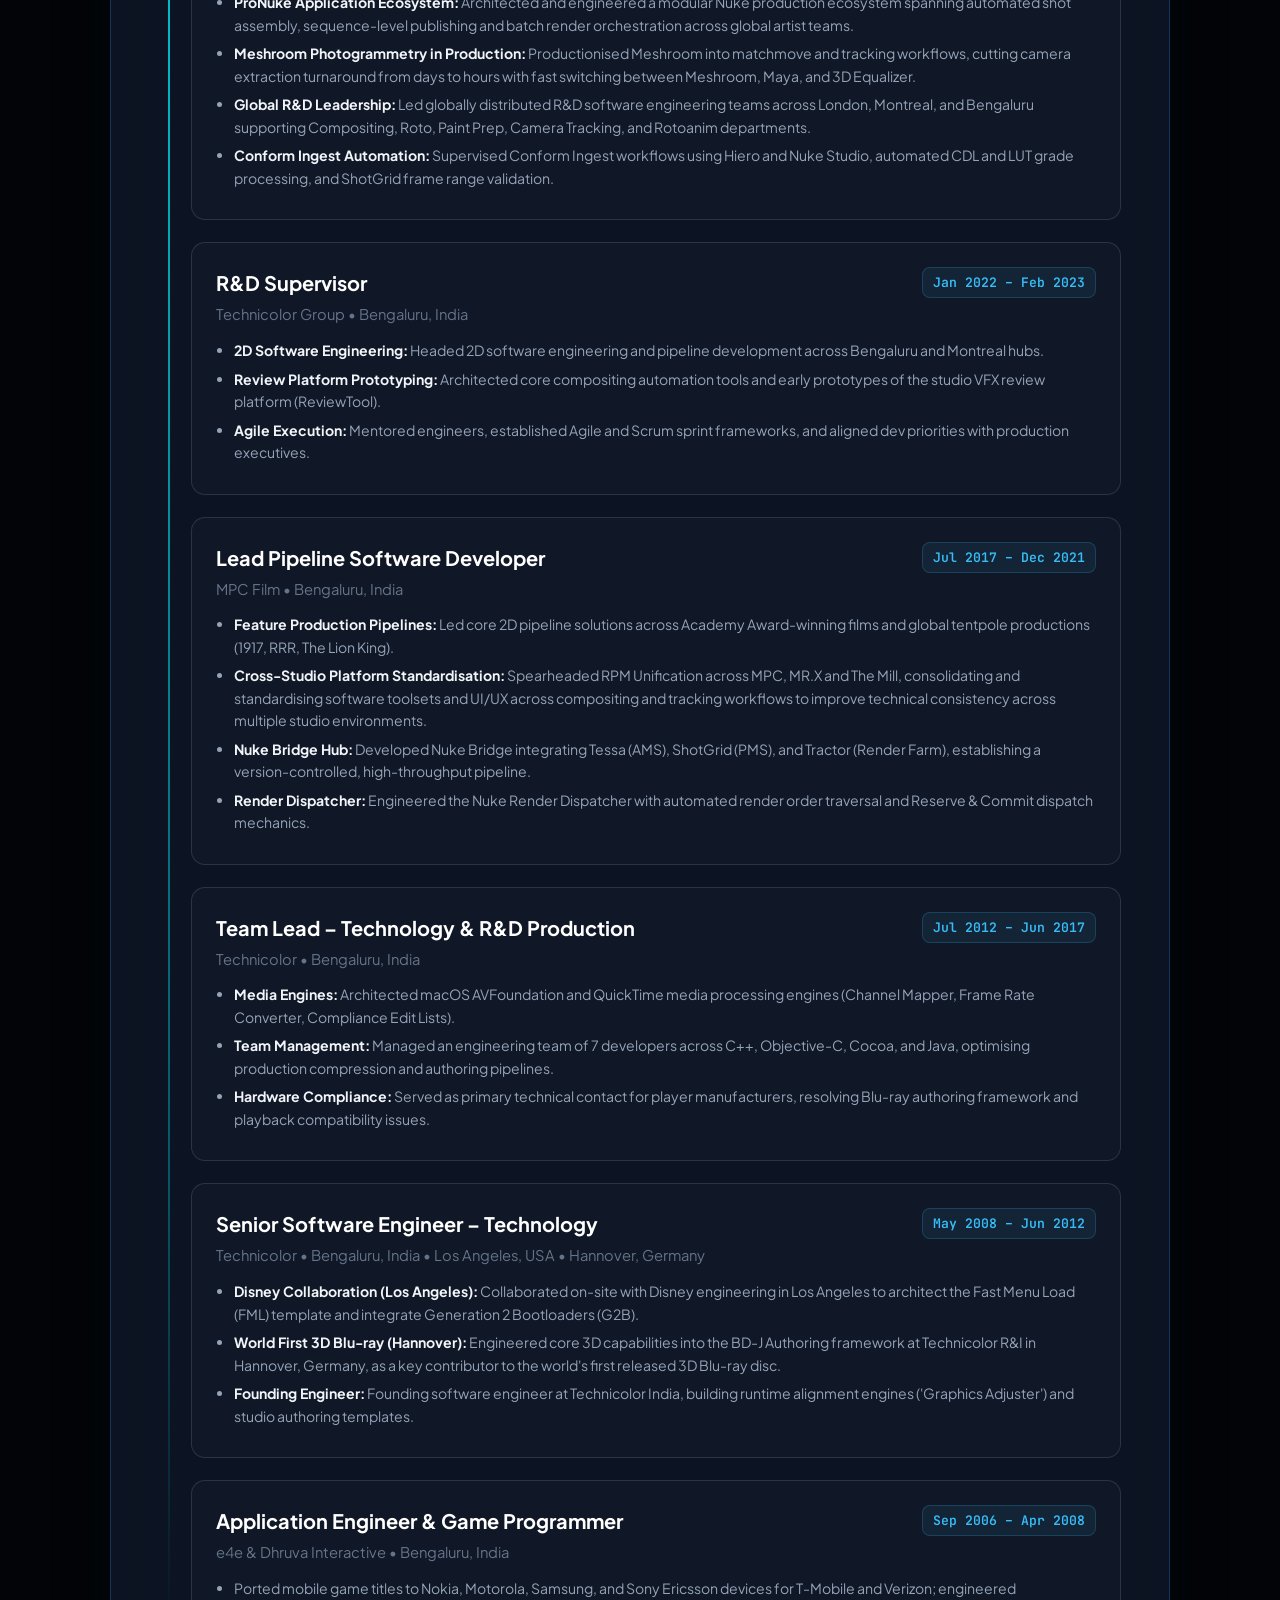
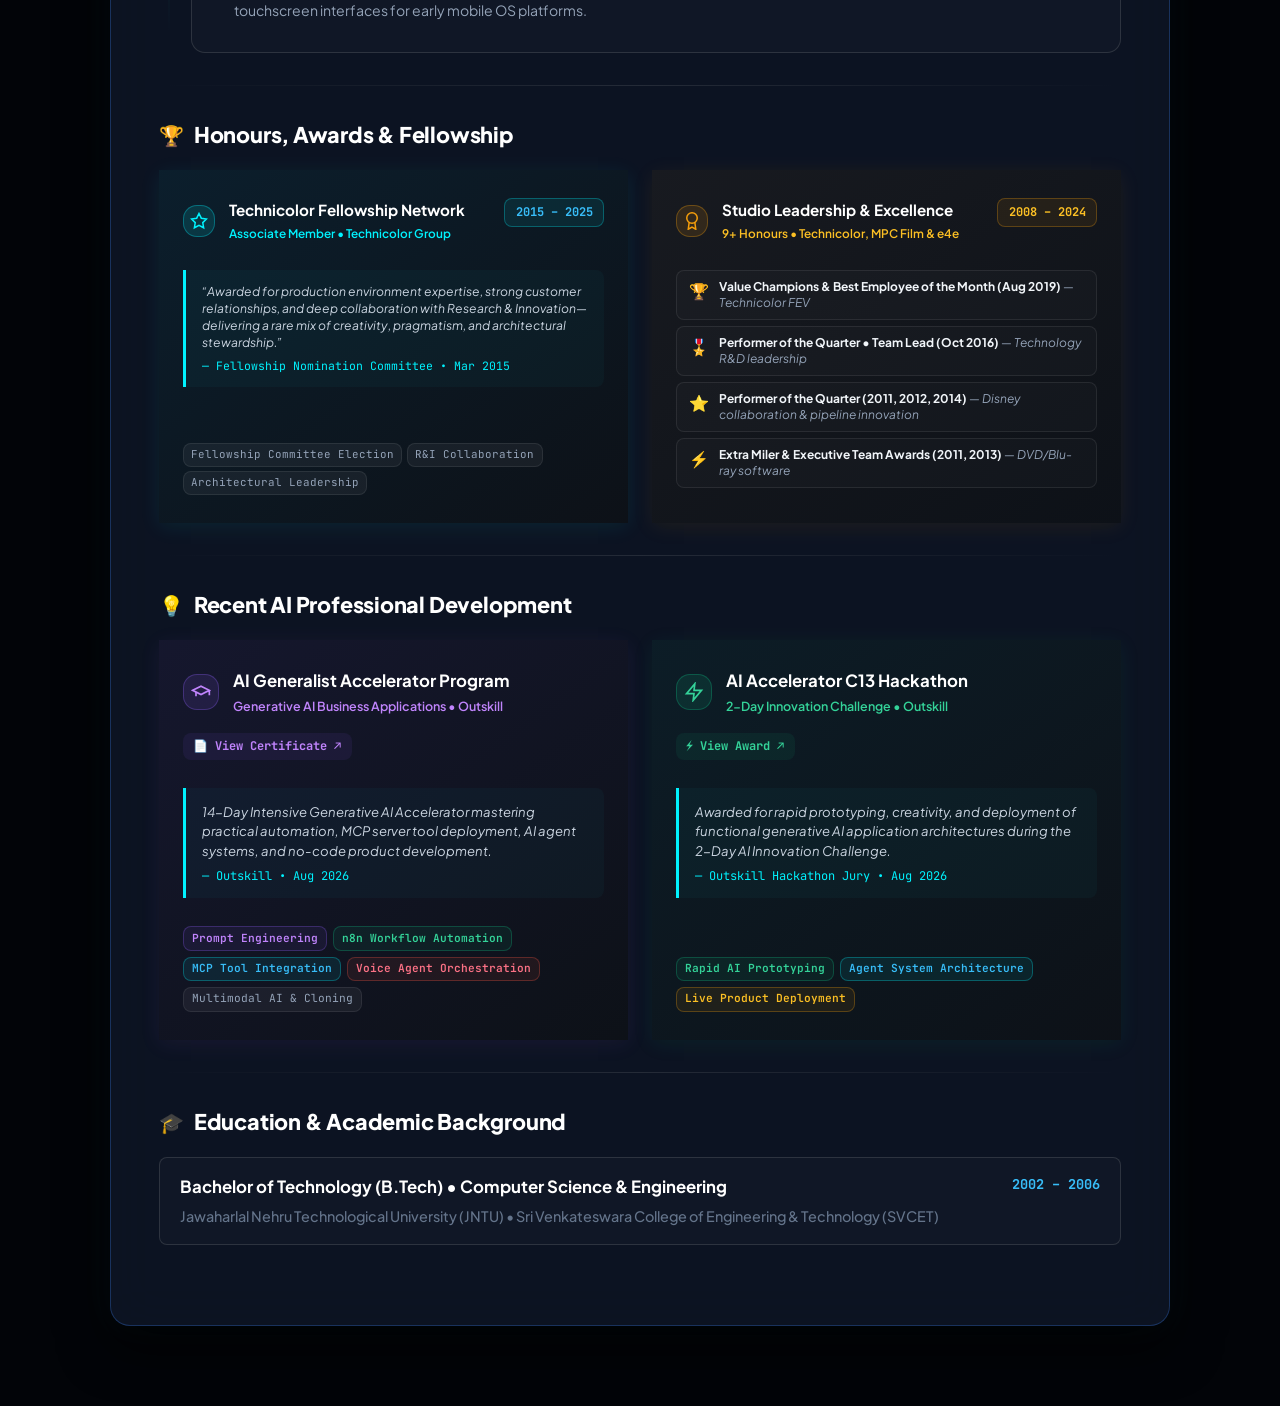
<file: cv-production-technology.html>
<!DOCTYPE html>
<html lang="en">

<head>
  <meta charset="UTF-8" />
  <meta name="viewport" content="width=device-width, initial-scale=1.0" />
  <title>Rajeev Mutyalu — Curriculum Vitae | Production Technology Architect &amp; Engineering Leader</title>
  <meta name="description"
    content="Official Curriculum Vitae of Rajeev Mutyalu: Lead Software Architect, Production Technology Architect &amp; Engineering Leader with 20+ years of experience across high-end visual effects, OpenUSD pipelines, ReviewTool 4K caching, and distributed studio engineering." />

  <!-- Fonts -->
  <link rel="preconnect" href="https://fonts.googleapis.com" />
  <link rel="preconnect" href="https://fonts.gstatic.com" crossorigin />
  <link
    href="https://fonts.googleapis.com/css2?family=JetBrains+Mono:wght@400;500;600;700&family=Outfit:wght@500;600;700;800&family=Plus+Jakarta+Sans:wght@400;500;600;700;800&display=swap"
    rel="stylesheet" />

  <!-- Favicons -->
  <link rel="icon" type="image/png" sizes="32x32" href="favicon-32x32.png" />
  <link rel="icon" type="image/png" sizes="16x16" href="favicon-16x16.png" />
  <link rel="shortcut icon" href="favicon.ico" />
  <link rel="apple-touch-icon" sizes="180x180" href="apple-touch-icon.png" />
  <link rel="manifest" href="site.webmanifest" />
  <meta name="theme-color" content="#06080e" />

  <link rel="stylesheet" href="style.css?v=155" />
  <style>
    .print-only { display: none !important; }
    @media print {
      .print-only { display: block !important; }
      .screen-only { display: none !important; }
      .cv-contact-matrix {
        grid-template-columns: 0.95fr 1.25fr 1.05fr !important;
        gap: 3px 10px !important;
        padding: 4px 10px !important;
      }
      .cv-contact-item {
        flex-wrap: nowrap !important;
        white-space: nowrap !important;
      }
    }
    .cv-contact-matrix {
      grid-template-columns: 0.95fr 1.25fr 1.05fr !important;
      gap: 12px 20px !important;
      padding: 16px 20px !important;
    }
    .cv-contact-item {
      flex-wrap: nowrap !important;
      white-space: nowrap !important;
    }
    @media screen and (max-width: 820px) {
      .cv-contact-matrix { grid-template-columns: repeat(2, 1fr) !important; }
    }
    @media screen and (max-width: 580px) {
      .cv-contact-matrix { grid-template-columns: 1fr !important; }
      .cv-contact-item { flex-wrap: wrap !important; }
    }
  </style>
</head>

<body class="cv-body cv-theme-dark">
  <!-- Ambient Background Glows (Screen Only) -->
  <div class="ambient-glow glow-top-left screen-only"></div>
  <div class="ambient-glow glow-top-right screen-only"></div>

  <!-- Top Action Toolbar (Screen Only) -->
  <header class="cv-topbar screen-only">
    <div class="cv-topbar-container">
      <a href="index.html?top=1" class="btn btn-ghost btn-sm" title="Interactive Profile" aria-label="Interactive Profile">
        <svg width="16" height="16" viewBox="0 0 24 24" fill="none" stroke="currentColor" stroke-width="2.2">
          <path d="M19 12H5M12 19l-7-7 7-7" />
        </svg>
        <span class="btn-text-full">Interactive Profile</span>
        <span class="btn-text-short">Profile</span>
      </a>

      <div class="cv-topbar-actions">
        <!-- 1-Click Copy ATS-Clean Resume Text -->
        <button type="button" class="btn btn-secondary btn-sm" id="copyAtsBtn"
          title="Copy ATS-Clean Plain Text Resume to Clipboard" aria-label="Copy ATS Text">
          <svg width="15" height="15" viewBox="0 0 24 24" fill="none" stroke="currentColor" stroke-width="2">
            <path d="M16 4h2a2 2 0 0 1 2 2v14a2 2 0 0 1-2 2H6a2 2 0 0 1-2-2V6a2 2 0 0 1 2-2h2"></path>
            <rect x="8" y="2" width="8" height="4" rx="1" ry="1"></rect>
          </svg>
          <span id="copyAtsText"><span class="btn-text-full">📋 Copy ATS Text</span><span class="btn-text-short">📋 ATS</span></span>
        </button>

        <!-- Theme Mode Toggle -->
        <button type="button" class="btn btn-secondary btn-sm" id="cvThemeToggle"
          title="Switch to Plain White &amp; Black Mode" aria-label="Toggle Theme Mode">
          <svg width="15" height="15" viewBox="0 0 24 24" fill="none" stroke="currentColor" stroke-width="2">
            <rect x="3" y="3" width="18" height="18" rx="2" ry="2"></rect>
            <line x1="3" y1="9" x2="21" y2="9"></line>
            <line x1="9" y1="21" x2="9" y2="9"></line>
          </svg>
          <span id="cvThemeText"><span class="btn-text-full">📄 Switch to Plain B&amp;W</span><span class="btn-text-short">📄 B&amp;W</span></span>
        </button>

        <!-- Copy Email Action -->
        <button type="button" class="btn btn-ghost btn-sm" id="copyContactBtn" title="Copy Email (mutyalu.rajeev@gmail.com)" aria-label="Copy Email">
          <svg width="16" height="16" viewBox="0 0 24 24" fill="none" stroke="currentColor" stroke-width="2">
            <rect width="20" height="16" x="2" y="4" rx="2"></rect>
            <path d="m22 7-8.97 5.7a1.94 1.94 0 0 1-2.06 0L2 7"></path>
          </svg>
          <span id="copyBtnText"><span class="btn-text-full">Copy Email</span></span>
        </button>

        <!-- LinkedIn Action -->
        <a href="https://www.linkedin.com/in/rajeevmuthyalu/" target="_blank" rel="noopener"
          class="btn btn-ghost btn-sm" title="LinkedIn Profile" aria-label="LinkedIn Profile">
          <svg width="15" height="15" viewBox="0 0 24 24" fill="currentColor">
            <path
              d="M19 3a2 2 0 0 1 2 2v14a2 2 0 0 1-2 2H5a2 2 0 0 1-2-2V5a2 2 0 0 1 2-2h14m-.5 15.5v-5.3a3.26 3.26 0 0 0-3.26-3.26c-.85 0-1.84.52-2.28 1.3v-1.11h-2.79v8.37h2.79v-4.93c0-.77.62-1.4 1.39-1.4a1.4 1.4 0 0 1 1.4 1.4v4.93h2.75M6.46 10.9v8.37H9.2V10.9H6.46M7.83 6.2a1.66 1.66 0 0 0-1.66 1.66c0 .92.74 1.66 1.66 1.66.92 0 1.66-.74 1.66-1.66 0-.92-.74-1.66-1.66-1.66Z" />
          </svg>
          <span class="btn-text-full">LinkedIn</span>
        </a>

        <!-- Print / Save PDF Action -->
        <button type="button" class="btn btn-primary btn-sm" id="printCvBtn"
          title="Print CV or Save to PDF" aria-label="Print or Save PDF">
          <svg width="16" height="16" viewBox="0 0 24 24" fill="none" stroke="currentColor" stroke-width="2.2">
            <polyline points="6 9 6 2 18 2 18 9"></polyline>
            <path d="M6 18H4a2 2 0 0 1-2-2v-5a2 2 0 0 1 2-2h16a2 2 0 0 1 2 2v5a2 2 0 0 1-2 2h-2"></path>
            <rect x="6" y="14" width="12" height="8"></rect>
          </svg>
          <span class="btn-text-full">Print / Save PDF</span>
        </button>
      </div>
    </div>
  </header>

  <!-- Main CV Document Wrapper -->
  <main class="cv-page-wrapper">
    <div class="cv-card">

      <!-- =====================================================================
           PAGE 1: EXECUTIVE HEADER & CONTACT MATRIX
           ===================================================================== -->
      <header class="cv-header">
        <div class="cv-header-identity">
          <div class="cv-avatar-wrap">
            <span class="cv-avatar-link">
              <img src="profile.jpg?v=22" alt="Rajeev Mutyalu" class="cv-avatar-img" />
            </span>
          </div>
          <div class="cv-identity-text">
            <h1 class="cv-name">Rajeev Mutyalu</h1>
            <div class="cv-role-headline" id="cvRoleHeadline">
              Founder, Learn with Charlie &bull; Lead Software Architect &bull; Production Technology Architect &bull; <span class="cv-accent-highlight">Engineering &amp; R&amp;D Leader</span>
            </div>
            <div class="cv-status-badges">
              <span class="cv-chip cv-chip-cyan">
                <svg width="12" height="12" viewBox="0 0 24 24" fill="none" stroke="currentColor" stroke-width="2.5">
                  <polygon
                    points="12 2 15.09 8.26 22 9.27 17 14.14 18.18 21.02 12 17.77 5.82 21.02 7 14.14 2 9.27 8.91 8.26 12 2">
                  </polygon>
                </svg>
                <span>Founder, Learn with Charlie &bull; Selected Production Technology Credits &bull; 1917 &bull; RRR &bull; Mufasa: The Lion King</span>
              </span>
              <span class="cv-chip cv-chip-emerald">
                <span class="cv-dot pulse"></span> Former Technicolor R&amp;D Supervisor &bull; Technicolor Fellowship Network Associate Member
              </span>
              <span class="cv-chip cv-chip-amber">
                UK Skilled Worker Visa &bull; Existing Sponsorship in Place &bull; Available Immediately
              </span>
            </div>
          </div>
        </div>

        <!-- Contact Matrix (6 Symmetrical Items: 2 Rows x 3 Columns) -->
        <div class="cv-contact-matrix">
          <div class="cv-contact-item">
            <span class="cv-contact-label">Location:</span>
            <span class="cv-contact-val">London, United Kingdom</span>
          </div>
          <div class="cv-contact-item">
            <span class="cv-contact-label">Phone:</span>
            <a href="tel:+447827498399" class="cv-contact-link">+44 7827 498399</a>
          </div>
          <div class="cv-contact-item">
            <span class="cv-contact-label">Email:</span>
            <a href="mailto:mutyalu.rajeev@gmail.com" class="cv-contact-link">mutyalu.rajeev@gmail.com</a>
          </div>
          <div class="cv-contact-item">
            <span class="cv-contact-label">Portfolio:</span>
            <a href="https://rajeev-mutyalu.github.io/portfolio-website/" target="_blank" rel="noopener"
              class="cv-contact-link">Portfolio ↗</a>
          </div>
          <div class="cv-contact-item">
            <span class="cv-contact-label">LinkedIn:</span>
            <a href="https://www.linkedin.com/in/rajeevmuthyalu/" target="_blank" rel="noopener"
              class="cv-contact-link">linkedin.com/in/rajeevmuthyalu</a>
          </div>
          <div class="cv-contact-item">
            <span class="cv-contact-label">GitHub:</span>
            <a href="https://github.com/rajeev-mutyalu" target="_blank" rel="noopener"
              class="cv-contact-link">github.com/rajeev-mutyalu</a>
          </div>
        </div>
      </header>

      <hr class="cv-divider" />

      <!-- =====================================================================
           PAGE 1: EXECUTIVE SUMMARY
           ===================================================================== -->
      <section class="cv-section">
        <h2 class="cv-section-title">
          <span class="cv-sec-icon">🎯</span> Executive Summary
        </h2>
        <div class="cv-summary-content">
          <p class="cv-summary-text">
            <strong>Founder of Learn with Charlie and former Technicolor R&amp;D Supervisor</strong> with 20+ years of experience across VFX production technology, software architecture, production engineering and global engineering leadership. Founder of <strong>Learn with Charlie</strong>, a curriculum-bound AI maths tutor for Indian school children that teaches from their own textbook with natural voice, live blackboard, and zero guessing. Proven track record designing and evolving production-critical platforms, proprietary applications and DCC-integrated systems across Astra Studios, Technicolor Group and MPC Film spanning OpenUSD architecture, global review platforms, modular Nuke ecosystems, Editorial Turnover / Conform / I/O systems, and studio automation.
          </p>
          <p class="cv-summary-text">
            Led distributed engineering teams across London, Montreal and Bengaluru, defining engineering standards and translating production requirements into scalable, maintainable technical systems across major productions including <a href="https://www.imdb.com/title/tt8579674/" target="_blank" rel="noopener" class="cv-inline-link"><em>1917</em> (Academy Award for Best Visual Effects)</a>, <a href="https://www.imdb.com/title/tt8178634/" target="_blank" rel="noopener" class="cv-inline-link"><em>RRR</em></a>, <a href="https://www.imdb.com/title/tt13186482/" target="_blank" rel="noopener" class="cv-inline-link"><em>Mufasa: The Lion King</em></a>, <a href="https://www.imdb.com/title/tt21191806/" target="_blank" rel="noopener" class="cv-inline-link"><em>Back in Action</em></a>, <a href="https://www.imdb.com/title/tt11097384/" target="_blank" rel="noopener" class="cv-inline-link"><em>Spaceman</em></a>, and <a href="https://www.imdb.com/title/tt10324164/" target="_blank" rel="noopener" class="cv-inline-link"><em>Prehistoric Planet</em></a>. Associate Member of the Technicolor Fellowship Network Committee and recipient of 9+ studio leadership &amp; excellence awards.
          </p>
        </div>
      </section>

      <hr class="cv-divider" />

      <!-- =====================================================================
           PAGE 1: ARCHITECTURE & TECHNICAL COMPETENCIES (10 Cards)
           ===================================================================== -->
      <section class="cv-section" id="cvSkillsSection">
        <h2 class="cv-section-title">
          <span class="cv-sec-icon">⚡</span> Architecture &amp; Technical Competencies
        </h2>

        <div class="cv-skills-grid">

          <!-- 1. Product & Platform Architecture -->
          <div class="cv-skill-box cv-highlight-box">
            <div class="cv-skill-header">
              <span class="cv-skill-badge badge-blue">Platforms</span>
              <h3>🏛️ Product &amp; Platform Architecture</h3>
            </div>
            <ul class="cv-skill-list">
              <li><strong>Production Technology Architecture:</strong> Production-critical applications, cross-DCC systems, platform integration, production workflow architecture and engineering standards.</li>
              <li><strong>Platform Evolution:</strong> Productionising R&amp;D technologies, aligning cross-site technical architecture, integrating application ecosystems and standardising studio workflows.</li>
            </ul>
          </div>

          <!-- 2. VFX Production Systems & DCC APIs -->
          <div class="cv-skill-box">
            <div class="cv-skill-header">
              <span class="cv-skill-badge badge-teal">DCC &amp; APIs</span>
              <h3>🎥 VFX Production Systems &amp; DCC APIs</h3>
            </div>
            <ul class="cv-skill-list">
              <li><strong>DCC APIs:</strong> Nuke C++/Python API, Maya Python API, Hiero / Nuke Studio Python API, 3D Equalizer, Silhouette.</li>
              <li><strong>Production Tracking:</strong> ShotGrid / Shotgun Python API, webhooks, metadata automation and task/status integration.</li>
            </ul>
          </div>

          <!-- 3. Engineering Leadership & Delivery -->
          <div class="cv-skill-box">
            <div class="cv-skill-header">
              <span class="cv-skill-badge badge-orange">Leadership</span>
              <h3>👥 Engineering Leadership &amp; Delivery</h3>
            </div>
            <ul class="cv-skill-list">
              <li><strong>Distributed Teams:</strong> Leading R&amp;D Software Engineering, Development and TD teams across London, Montreal and Bengaluru.</li>
              <li><strong>Engineering Standards:</strong> Architectural stewardship, engineering practices, Agile/Scrum delivery, technical mentorship and alignment between creative supervisors and engineering teams.</li>
            </ul>
          </div>

          <!-- 4. OpenUSD Modular Pipelines -->
          <div class="cv-skill-box">
            <div class="cv-skill-header">
              <span class="cv-skill-badge badge-emerald">OpenUSD</span>
              <h3>📦 OpenUSD Modular Pipelines</h3>
            </div>
            <ul class="cv-skill-list">
              <li><strong>USD Architecture:</strong> OpenUSD (USD Python API, Composition Arcs, Layer Stacking, Edit Targets, Sublayering), asset &amp; shot schemas for full-CG and live-action VFX.</li>
              <li><strong>Colour &amp; Timeline Standards:</strong> OpenColorIO (OCIO), ACES Colour Pipeline, OpenTimelineIO (OTIO) sequence interchange.</li>
            </ul>
          </div>

          <!-- 5. Core Software & Systems Architecture -->
          <div class="cv-skill-box">
            <div class="cv-skill-header">
              <span class="cv-skill-badge badge-cyan">Core Systems</span>
              <h3>🐍 Core Software &amp; Systems Architecture</h3>
            </div>
            <ul class="cv-skill-list">
              <li><strong>Languages &amp; UI:</strong> Python 3.x (Expert), PyQt / PySide (UI/UX Engineering), C++, Java, Objective-C, Cocoa, Shell Scripting.</li>
              <li><strong>Infrastructure:</strong> Docker, Linux/Unix environments, REST APIs, FastAPI, Git, Tractor Render Farm management &amp; dispatching.</li>
            </ul>
          </div>

          <!-- 6. Editorial Turnover, Conform & I/O -->
          <div class="cv-skill-box">
            <div class="cv-skill-header">
              <span class="cv-skill-badge badge-coral">Conform &amp; I/O</span>
              <h3>🎞️ Editorial Turnover, Conform &amp; I/O</h3>
            </div>
            <ul class="cv-skill-list">
              <li><strong>Turnover Ingest:</strong> Package inspection, automated DI discrepancy reporting, regex pattern generation, multi-track Hiero / Nuke Studio conform.</li>
              <li><strong>Colour &amp; Plates:</strong> CDL grade extraction, shot LUT application, frame range validation, automated USD plate sublayering.</li>
            </ul>
          </div>

          <!-- 7. Cross-Studio Platform Standardisation -->
          <div class="cv-skill-box">
            <div class="cv-skill-header">
              <span class="cv-skill-badge badge-violet">Standardisation</span>
              <h3>🌐 Cross-Studio Platform Standardisation</h3>
            </div>
            <ul class="cv-skill-list">
              <li><strong>Multi-Facility Toolsets:</strong> RPM Unification across MPC, MR.X, and The Mill, standardising compositing and tracking toolsets.</li>
              <li><strong>Shared Application Frameworks:</strong> Reusable PyQt components, cross-studio software distribution and consistent operational workflows.</li>
            </ul>
          </div>

          <!-- 8. EdTech & AI Platforms -->
          <div class="cv-skill-box cv-highlight-box">
            <div class="cv-skill-header">
              <span class="cv-skill-badge badge-lime">EdTech &amp; AI Platforms</span>
              <h3>🚀 EdTech &amp; AI Platforms (Learn with Charlie)</h3>
            </div>
            <ul class="cv-skill-list">
              <li><strong>Learn with Charlie:</strong> Founder of Learn with Charlie (learnwithcharlie.ai), curriculum-bound AI maths tutor for Indian school children; Studio.AI generative video platform with ComfyUI node workflows and ACES colour conforming.</li>
              <li><strong>Verified Architecture &amp; Governance:</strong> Deterministic SymPy engine (zero guessing), ElevenLabs voice, multi-agent AI teams under 75+ ADRs, and n8n zero-touch automation hubs.</li>
            </ul>
          </div>

          <!-- 9. Agentic AI & MCP Systems -->
          <div class="cv-skill-box">
            <div class="cv-skill-header">
              <span class="cv-skill-badge badge-pink">Agentic &amp; MCP</span>
              <h3>🔌 Agentic AI &amp; MCP Systems</h3>
            </div>
            <ul class="cv-skill-list">
              <li><strong>Model Context Protocol (MCP):</strong> Custom MCP server engineering, JSON-RPC 2.0 protocol, tool &amp; resource schemas, pipeline API binding.</li>
              <li><strong>Agentic Tooling:</strong> Claude Code (CLI), OpenAI Codex, Google Antigravity, subagent orchestration, task decomposition.</li>
            </ul>
          </div>

          <!-- 10. On-Premise Private AI / Infrastructure -->
          <div class="cv-skill-box">
            <div class="cv-skill-header">
              <span class="cv-skill-badge badge-amber">Private AI</span>
              <h3>🔒 On-Premise Private AI &amp; Security</h3>
            </div>
            <ul class="cv-skill-list">
              <li><strong>Local Inference:</strong> Ollama, air-gapped studio deployments, local GGUF / AWQ model quantisation, context window optimisation.</li>
              <li><strong>IP Protection:</strong> Secure internal AI endpoints designed to keep sensitive studio data within controlled infrastructure and reduce exposure to public AI services.</li>
            </ul>
          </div>

        </div>
      </section>

      <hr class="cv-divider cv-page-break-divider" />

      <!-- =====================================================================
           PAGE 2: COMPLETE PROFESSIONAL EXPERIENCE (7 ROLES)
           ===================================================================== -->
      <section class="cv-section cv-section-experience">
        <h2 class="cv-section-title">
          <span class="cv-sec-icon">💼</span> Professional Experience
        </h2>
        <div class="cv-timeline-rail">

          <!-- Role 1: Astra Studios -->
          <div class="cv-timeline-item">
            <div class="cv-job cv-job-highlight">
              <div class="cv-job-header">
                <div>
                  <div class="cv-featured-pill">CURRENT LEADERSHIP ROLE</div>
                  <h3 class="cv-job-title">Lead Software Architect</h3>
                  <div class="cv-company-location">Astra Studios &bull; London, UK</div>
                  <div class="cv-job-focus">Focus: Production Technology, OpenUSD, VFX Platforms &amp; Engineering Leadership</div>
                </div>
                <div class="cv-job-period">Sep 2025 &ndash; Present</div>
              </div>
              <div class="cv-achievements">
                <ul class="cv-bullet-list">
                  <li><strong>Engineering &amp; Technical Leadership:</strong> Lead Development and TD teams, defining production technology architecture and engineering standards while working directly with artists, production, supervisors and leadership to translate creative requirements into scalable technical systems.</li>
                  <li><strong>Production Platform &amp; OpenUSD Architecture:</strong> Architected an end-to-end production-grade OpenUSD architecture connecting asset and shot workflows across DCCs (Maya, Nuke) and departments for full-CG and live-action VFX.</li>
                  <li><strong>Editorial Turnover, Conform &amp; I/O:</strong> Engineered the studio's Editorial Turnover, Conform &amp; I/O pipeline from scratch, integrating turnover package inspection, automated DI discrepancy reporting, regex pattern generation, multi-track Hiero conform, CDL grades, shot LUTs, and USD plate sublayering.</li>
                  <li><strong>Studio.AI GenAI Platform &amp; Workflows:</strong> Integrated generative AI workflows into studio infrastructure, including Studio.AI prompt-to-pipeline automation, ComfyUI node workflows, and artist-facing controls with ACES colour conforming.</li>
                  <li><strong>Zero-Touch Studio Automation:</strong> Orchestrated zero-touch n8n studio automation hubs using inbound and reverse webhooks for automated show onboarding, smart plate validation, and ShotGrid metadata injection.</li>
                </ul>
              </div>
            </div>
          </div>

          <!-- Role 2: Technicolor Group (London) -->
          <div class="cv-timeline-item">
            <div class="cv-job">
              <div class="cv-job-header">
                <div>
                  <h3 class="cv-job-title">R&amp;D Supervisor</h3>
                  <div class="cv-company-location">Technicolor Group &bull; London, UK</div>
                </div>
                <div class="cv-job-period">Mar 2023 &ndash; Feb 2025</div>
              </div>
              <div class="cv-achievements">
                <ul class="cv-bullet-list">
                  <li><strong>Global Review Platform Architecture:</strong> Spearheaded the architecture and productionisation of ReviewTool, a multi-facility VFX review platform with real-time 4K+ media caching, synchronisation and RV integration supporting distributed production workflows across global studios.</li>
                  <li><strong>ProNuke Application Ecosystem:</strong> Architected and engineered a modular Nuke production ecosystem spanning automated shot assembly, sequence-level publishing and batch render orchestration across global artist teams.</li>
                  <li><strong>Meshroom Photogrammetry in Production:</strong> Productionised Meshroom into matchmove and tracking workflows, cutting camera extraction turnaround from days to hours with fast switching between Meshroom, Maya, and 3D Equalizer.</li>
                  <li><strong>Global R&amp;D Leadership:</strong> Led globally distributed R&amp;D software engineering teams across London, Montreal, and Bengaluru supporting Compositing, Roto, Paint Prep, Camera Tracking, and Rotoanim departments.</li>
                  <li><strong>Conform Ingest Automation:</strong> Supervised Conform Ingest workflows using Hiero and Nuke Studio, automated CDL and LUT grade processing, and ShotGrid frame range validation.</li>
                </ul>
              </div>
            </div>
          </div>

          <!-- Role 3: Technicolor Group (Bengaluru) -->
          <div class="cv-timeline-item">
            <div class="cv-job">
              <div class="cv-job-header">
                <div>
                  <h3 class="cv-job-title">R&amp;D Supervisor</h3>
                  <div class="cv-company-location">Technicolor Group &bull; Bengaluru, India</div>
                </div>
                <div class="cv-job-period">Jan 2022 &ndash; Feb 2023</div>
              </div>
              <div class="cv-achievements">
                <ul class="cv-bullet-list">
                  <li><strong>2D Software Engineering:</strong> Headed 2D software engineering and pipeline development across Bengaluru and Montreal hubs.</li>
                  <li><strong>Review Platform Prototyping:</strong> Architected core compositing automation tools and early prototypes of the studio VFX review platform (ReviewTool).</li>
                  <li><strong>Agile Execution:</strong> Mentored engineers, established Agile and Scrum sprint frameworks, and aligned dev priorities with production executives.</li>
                </ul>
              </div>
            </div>
          </div>

          <!-- Role 4: MPC Film -->
          <div class="cv-timeline-item">
            <div class="cv-job">
              <div class="cv-job-header">
                <div>
                  <h3 class="cv-job-title">Lead Pipeline Software Developer</h3>
                  <div class="cv-company-location">MPC Film &bull; Bengaluru, India</div>
                </div>
                <div class="cv-job-period">Jul 2017 &ndash; Dec 2021</div>
              </div>
              <div class="cv-achievements">
                <ul class="cv-bullet-list">
                  <li><strong>Feature Production Pipelines:</strong> Led core 2D pipeline solutions across Academy Award-winning films and global tentpole productions (1917, RRR, The Lion King).</li>
                  <li><strong>Cross-Studio Platform Standardisation:</strong> Spearheaded RPM Unification across MPC, MR.X and The Mill, consolidating and standardising software toolsets and UI/UX across compositing and tracking workflows to improve technical consistency across multiple studio environments.</li>
                  <li><strong>Nuke Bridge Hub:</strong> Developed Nuke Bridge integrating Tessa (AMS), ShotGrid (PMS), and Tractor (Render Farm), establishing a version-controlled, high-throughput pipeline.</li>
                  <li><strong>Render Dispatcher:</strong> Engineered the Nuke Render Dispatcher with automated render order traversal and Reserve &amp; Commit dispatch mechanics.</li>
                </ul>
              </div>
            </div>
          </div>

          <!-- Role 5: Technicolor R&D / Technology -->
          <div class="cv-timeline-item">
            <div class="cv-job">
              <div class="cv-job-header">
                <div>
                  <h3 class="cv-job-title">Team Lead &ndash; Technology &amp; R&amp;D Production</h3>
                  <div class="cv-company-location">Technicolor &bull; Bengaluru, India</div>
                </div>
                <div class="cv-job-period">Jul 2012 &ndash; Jun 2017</div>
              </div>
              <div class="cv-achievements">
                <ul class="cv-bullet-list">
                  <li><strong>Media Engines:</strong> Architected macOS AVFoundation and QuickTime media processing engines (Channel Mapper, Frame Rate Converter, Compliance Edit Lists).</li>
                  <li><strong>Team Management:</strong> Managed an engineering team of 7 developers across C++, Objective-C, Cocoa, and Java, optimising production compression and authoring pipelines.</li>
                  <li><strong>Hardware Compliance:</strong> Served as primary technical contact for player manufacturers, resolving Blu-ray authoring framework and playback compatibility issues.</li>
                </ul>
              </div>
            </div>
          </div>

          <!-- Role 6: Technicolor International Collaboration -->
          <div class="cv-timeline-item">
            <div class="cv-job">
              <div class="cv-job-header">
                <div>
                  <h3 class="cv-job-title">Senior Software Engineer &ndash; Technology</h3>
                  <div class="cv-company-location">Technicolor &bull; Bengaluru, India &bull; Los Angeles, USA &bull; Hannover, Germany</div>
                </div>
                <div class="cv-job-period">May 2008 &ndash; Jun 2012</div>
              </div>
              <div class="cv-achievements">
                <ul class="cv-bullet-list">
                  <li><strong>Disney Collaboration (Los Angeles):</strong> Collaborated on-site with Disney engineering in Los Angeles to architect the Fast Menu Load (FML) template and integrate Generation 2 Bootloaders (G2B).</li>
                  <li><strong>World First 3D Blu-ray (Hannover):</strong> Engineered core 3D capabilities into the BD-J Authoring framework at Technicolor R&amp;I in Hannover, Germany, as a key contributor to the world's first released 3D Blu-ray disc.</li>
                  <li><strong>Founding Engineer:</strong> Founding software engineer at Technicolor India, building runtime alignment engines ('Graphics Adjuster') and studio authoring templates.</li>
                </ul>
              </div>
            </div>
          </div>

          <!-- Role 7: e4e & Dhruva Interactive -->
          <div class="cv-timeline-item">
            <div class="cv-job">
              <div class="cv-job-header">
                <div>
                  <h3 class="cv-job-title">Application Engineer &amp; Game Programmer</h3>
                  <div class="cv-company-location">e4e &amp; Dhruva Interactive &bull; Bengaluru, India</div>
                </div>
                <div class="cv-job-period">Sep 2006 &ndash; Apr 2008</div>
              </div>
              <div class="cv-achievements">
                <ul class="cv-bullet-list">
                  <li>Ported mobile game titles to Nokia, Motorola, Samsung, and Sony Ericsson devices for T-Mobile and Verizon; engineered touchscreen interfaces for early mobile OS platforms.</li>
                </ul>
              </div>
            </div>
          </div>

        </div>
      </section>

      <hr class="cv-divider cv-page-break-divider" />

      <!-- =====================================================================
           PAGE 3: EXCLUSIVELY SUPPORTING CREDENTIALS
           ===================================================================== -->
      <section class="cv-section cv-section-supporting">
        <h2 class="cv-section-title">
          <span class="cv-sec-icon">🏆</span> Honours, Awards &amp; Fellowship
        </h2>
        <div class="awards-grid" style="margin-top: 0.5rem;">
          <!-- Fellowship Card (Left) -->
          <div class="awards-card fellowship-theme">
            <div class="awards-card-header">
              <div class="awards-card-title-group">
                <div class="card-icon icon-cyan" style="width: 32px; height: 32px; font-size: 1.0rem;">
                  <svg width="18" height="18" viewBox="0 0 24 24" fill="none" stroke="currentColor" stroke-width="2">
                    <path
                      d="M12 2l3.09 6.26L22 9.27l-5 4.87 1.18 6.88L12 17.77l-6.18 3.25L7 14.14 2 9.27l6.91-1.01L12 2z">
                    </path>
                  </svg>
                </div>
                <div>
                  <h3 style="font-size: 0.95rem;">Technicolor Fellowship Network</h3>
                  <div class="awards-card-subtitle" style="font-size: 0.74rem;">Associate Member &bull; Technicolor Group</div>
                </div>
              </div>
              <span class="award-badge-pill pill-cyan">2015 &ndash; 2025</span>
            </div>

            <div class="awards-quote-box" style="font-size: 0.76rem; line-height: 1.4; margin: 0.4rem 0;">
              &ldquo;Awarded for production environment expertise, strong customer relationships, and deep collaboration with Research &amp; Innovation&mdash;delivering a rare mix of creativity, pragmatism, and architectural stewardship.&rdquo;
              <span class="awards-quote-author" style="font-size: 0.72rem;">&mdash; Fellowship Nomination Committee &bull; Mar 2015</span>
            </div>

            <div class="card-tags" style="margin-top: auto; display: flex; flex-wrap: wrap; gap: 0.3rem;">
              <span class="pill" style="font-size: 0.68rem; padding: 0.12rem 0.45rem;">Fellowship Committee Election</span>
              <span class="pill" style="font-size: 0.68rem; padding: 0.12rem 0.45rem;">R&amp;I Collaboration</span>
              <span class="pill" style="font-size: 0.68rem; padding: 0.12rem 0.45rem;">Architectural Leadership</span>
            </div>
          </div>

          <!-- Studio Excellence Awards Card (Right) -->
          <div class="awards-card studio-theme">
            <div class="awards-card-header">
              <div class="awards-card-title-group">
                <div class="card-icon icon-amber" style="width: 32px; height: 32px; font-size: 1.0rem;">
                  <svg width="18" height="18" viewBox="0 0 24 24" fill="none" stroke="currentColor" stroke-width="2">
                    <circle cx="12" cy="8" r="7"></circle>
                    <polyline points="8.21 13.89 7 23 12 20 17 23 15.79 13.88"></polyline>
                  </svg>
                </div>
                <div>
                  <h3 style="font-size: 0.95rem;">Studio Leadership &amp; Excellence</h3>
                  <div class="awards-card-subtitle" style="font-size: 0.74rem;">9+ Honours &bull; Technicolor, MPC Film &amp; e4e</div>
                </div>
              </div>
              <span class="award-badge-pill pill-amber">2008 &ndash; 2024</span>
            </div>

            <div class="awards-mini-list" style="margin: 0.4rem 0; gap: 0.35rem;">
              <div class="awards-mini-item" style="font-size: 0.75rem; line-height: 1.35;">
                <span class="award-item-icon">🏆</span>
                <div><strong>Value Champions &amp; Best Employee of the Month (Aug 2019)</strong> &mdash; <em>Technicolor FEV</em></div>
              </div>
              <div class="awards-mini-item" style="font-size: 0.75rem; line-height: 1.35;">
                <span class="award-item-icon">🎖️</span>
                <div><strong>Performer of the Quarter &bull; Team Lead (Oct 2016)</strong> &mdash; <em>Technology R&amp;D leadership</em></div>
              </div>
              <div class="awards-mini-item" style="font-size: 0.75rem; line-height: 1.35;">
                <span class="award-item-icon">⭐</span>
                <div><strong>Performer of the Quarter (2011, 2012, 2014)</strong> &mdash; <em>Disney collaboration &amp; pipeline innovation</em></div>
              </div>
              <div class="awards-mini-item" style="font-size: 0.75rem; line-height: 1.35;">
                <span class="award-item-icon">⚡</span>
                <div><strong>Extra Miler &amp; Executive Team Awards (2011, 2013)</strong> &mdash; <em>DVD/Blu-ray software</em></div>
              </div>
            </div>
          </div>
        </div>
      </section>

      <hr class="cv-divider" />

      <!-- =====================================================================
           PAGE 3: RECENT AI PROFESSIONAL DEVELOPMENT
           ===================================================================== -->
      <section class="cv-section">
        <h2 class="cv-section-title">
          <span class="cv-sec-icon">💡</span> Recent AI Professional Development
        </h2>
        <div class="awards-grid" style="margin-top: 0.75rem;">

          <!-- AI Generalist Accelerator Card -->
          <div class="awards-card ai-cert-theme">
            <div class="awards-card-header">
              <div class="awards-card-title-group">
                <div class="card-icon icon-violet" style="width: 36px; height: 36px; font-size: 1.1rem;">
                  <svg width="20" height="20" viewBox="0 0 24 24" fill="none" stroke="currentColor" stroke-width="2">
                    <path d="M22 10v6M2 10l10-5 10 5-10 5z"></path>
                    <path d="M6 12v5c3 3 12 0v-5"></path>
                  </svg>
                </div>
                <div>
                  <h3 style="font-size: 1.05rem;">AI Generalist Accelerator Program</h3>
                  <div class="awards-card-subtitle" style="font-size: 0.78rem;">Generative AI Business Applications &bull; Outskill</div>
                </div>
              </div>
              <a href="https://rajeev-mutyalu.github.io/portfolio-website/docs/Rajeev-Mutyalu-AI-Generalist-certificate.pdf" target="_blank" rel="noopener"
                class="award-badge-pill pill-violet"
                style="text-decoration:none; display:inline-flex; align-items:center; gap:4px;"
                title="Open Official Verified Certificate PDF">
                <span>📄 View Certificate ↗</span>
              </a>
            </div>

            <div class="awards-quote-box" style="font-size: 0.82rem; line-height: 1.5; margin: 0.5rem 0;">
              14-Day Intensive Generative AI Accelerator mastering practical automation, MCP server tool deployment, AI agent systems, and no-code product development.
              <span class="awards-quote-author" style="font-size: 0.75rem;">&mdash; Outskill &bull; Aug 2026</span>
            </div>

            <div class="card-tags" style="margin-top: auto; display: flex; flex-wrap: wrap; gap: 0.35rem;">
              <span class="pill pill-violet" style="font-size: 0.7rem; padding: 0.15rem 0.5rem;">Prompt Engineering</span>
              <span class="pill pill-emerald" style="font-size: 0.7rem; padding: 0.15rem 0.5rem;">n8n Workflow Automation</span>
              <span class="pill pill-cyan" style="font-size: 0.7rem; padding: 0.15rem 0.5rem;">MCP Tool Integration</span>
              <span class="pill pill-coral" style="font-size: 0.7rem; padding: 0.15rem 0.5rem;">Voice Agent Orchestration</span>
              <span class="pill" style="font-size: 0.7rem; padding: 0.15rem 0.5rem;">Multimodal AI &amp; Cloning</span>
            </div>
          </div>

          <!-- AI Hackathon Award Card -->
          <div class="awards-card hackathon-theme">
            <div class="awards-card-header">
              <div class="awards-card-title-group">
                <div class="card-icon icon-emerald" style="width: 36px; height: 36px; font-size: 1.1rem;">
                  <svg width="20" height="20" viewBox="0 0 24 24" fill="none" stroke="currentColor" stroke-width="2">
                    <polygon points="13 2 3 14 12 14 11 22 21 10 12 10 13 2"></polygon>
                  </svg>
                </div>
                <div>
                  <h3 style="font-size: 1.05rem;">AI Accelerator C13 Hackathon</h3>
                  <div class="awards-card-subtitle" style="font-size: 0.78rem;">2-Day Innovation Challenge &bull; Outskill</div>
                </div>
              </div>
              <a href="https://rajeev-mutyalu.github.io/portfolio-website/docs/Rajeev-Mutyalu-hackathon-certificate.pdf" target="_blank" rel="noopener"
                class="award-badge-pill pill-emerald"
                style="text-decoration:none; display:inline-flex; align-items:center; gap:4px;"
                title="Open Official Verified Hackathon Certificate PDF">
                <span>⚡ View Award ↗</span>
              </a>
            </div>

            <div class="awards-quote-box" style="font-size: 0.82rem; line-height: 1.5; margin: 0.5rem 0;">
              Awarded for rapid prototyping, creativity, and deployment of functional generative AI application architectures during the 2-Day AI Innovation Challenge.
              <span class="awards-quote-author" style="font-size: 0.75rem;">&mdash; Outskill Hackathon Jury &bull; Aug 2026</span>
            </div>

            <div class="card-tags" style="margin-top: auto; display: flex; flex-wrap: wrap; gap: 0.35rem;">
              <span class="pill pill-emerald" style="font-size: 0.7rem; padding: 0.15rem 0.5rem;">Rapid AI Prototyping</span>
              <span class="pill pill-cyan" style="font-size: 0.7rem; padding: 0.15rem 0.5rem;">Agent System Architecture</span>
              <span class="pill pill-amber" style="font-size: 0.7rem; padding: 0.15rem 0.5rem;">Live Product Deployment</span>
            </div>
          </div>

        </div>
      </section>

      <hr class="cv-divider" />

      <!-- =====================================================================
           PAGE 3: EDUCATION & ACADEMIC BACKGROUND
           ===================================================================== -->
      <section class="cv-section">
        <h2 class="cv-section-title">
          <span class="cv-sec-icon">🎓</span> Education &amp; Academic Background
        </h2>
        <div class="cv-education-grid">
          <div class="cv-edu-card">
            <div class="cv-edu-details">
              <h3 class="cv-job-title">Bachelor of Technology (B.Tech) &bull; Computer Science &amp; Engineering</h3>
              <div class="cv-edu-institution">Jawaharlal Nehru Technological University (JNTU) &bull; Sri Venkateswara College of Engineering &amp; Technology (SVCET)</div>
            </div>
            <div class="cv-edu-year">2002 &ndash; 2006</div>
          </div>
        </div>
      </section>

    </div>
  </main>

  <!-- 🖨️ Context-Aware CV Print & PDF Export Modal -->
  <div class="cv-export-modal-overlay hidden" id="cvExportModal" role="dialog" aria-modal="true" aria-labelledby="cvExportModalTitle">
    <div class="cv-export-modal-backdrop" id="cvExportModalBackdrop"></div>
    <div class="cv-export-modal-card">
      <header class="cv-export-modal-header">
        <div class="cv-export-modal-title-wrap">
          <div class="cv-export-icon-badge">🖨️</div>
          <div>
            <h3 class="cv-export-modal-title" id="cvExportModalTitle">Print &amp; Export Curriculum Vitae</h3>
            <p class="cv-export-modal-subtitle">Focus Track: <span class="cv-export-track-pill">Production Technology &amp; Architecture</span></p>
          </div>
        </div>
        <button type="button" class="cv-export-modal-close" id="cvExportModalClose" aria-label="Close export modal">&times;</button>
      </header>

      <div class="cv-export-modal-body">
        <!-- Option 1: Official Vector PDF Download (Hero Recommended on Mobile / iOS) -->
        <a href="Rajeev-Mutyalu-Production-Technology-VFX-Architect-CV.pdf" download="Rajeev-Mutyalu-Production-Technology-VFX-Architect-CV.pdf" target="_blank" rel="noopener" class="cv-export-option option-pdf" id="cvExportPdfLink">
          <div class="cv-export-option-icon">📄</div>
          <div class="cv-export-option-content">
            <div class="cv-export-option-top">
              <span class="cv-export-option-name">Download Official PDF</span>
              <span class="cv-export-badge-recommended">Recommended for Mobile &amp; iOS</span>
            </div>
            <p class="cv-export-option-desc">Direct vector PDF (ATS-optimised). View instantly on iPhone, save to Apple Files, AirDrop, or WhatsApp.</p>
          </div>
          <div class="cv-export-option-arrow">→</div>
        </a>

        <!-- Option 2: AirPrint / Browser Print -->
        <button type="button" class="cv-export-option option-print" id="cvExportAirPrintBtn">
          <div class="cv-export-option-icon">🖨️</div>
          <div class="cv-export-option-content">
            <div class="cv-export-option-top">
              <span class="cv-export-option-name">AirPrint / Browser Print</span>
              <span class="cv-export-badge-pill">Direct Print</span>
            </div>
            <p class="cv-export-option-desc">Launch native Apple AirPrint dialog for wireless printers, or browser print view.</p>
          </div>
          <div class="cv-export-option-arrow">→</div>
        </button>

        <!-- Option 3: Copy Plain Text ATS Resume -->
        <button type="button" class="cv-export-option option-ats" id="cvExportAtsBtn">
          <div class="cv-export-option-icon">📋</div>
          <div class="cv-export-option-content">
            <div class="cv-export-option-top">
              <span class="cv-export-option-name">Copy ATS Plain Text Resume</span>
              <span class="cv-export-badge-pill">1-Click Copy</span>
            </div>
            <p class="cv-export-option-desc">Plain text formatted without styling, ready to paste directly into ATS job application portals.</p>
          </div>
          <div class="cv-export-option-arrow">→</div>
        </button>
      </div>

      <footer class="cv-export-modal-footer">
        <span class="cv-export-footer-hint">💡 Tip: On iPhone, tapping <strong>Download Official PDF</strong> opens the clean 3-page document with native iOS Save to Files, Print &amp; Share tools.</span>
      </footer>
    </div>
  </div>

  <!-- Interactive Scripts (Screen Only) -->
  <script>
    const themeBtn = document.getElementById('cvThemeToggle');
    const themeText = document.getElementById('cvThemeText');
    const body = document.body;

    function applyTheme(theme) {
      if (theme === 'light') {
        body.classList.add('cv-theme-light');
        body.classList.remove('cv-theme-dark');
        if (themeText) themeText.innerHTML = '<span class="btn-text-full">🌈 Switch to Colorful Mode</span><span class="btn-text-short">🌈 Colorful</span>';
      } else {
        body.classList.remove('cv-theme-light');
        body.classList.add('cv-theme-dark');
        if (themeText) themeText.innerHTML = '<span class="btn-text-full">📄 Switch to Plain B&amp;W</span><span class="btn-text-short">📄 B&amp;W</span>';
      }
    }
    applyTheme('dark');

    if (themeBtn) {
      themeBtn.addEventListener('click', () => {
        applyTheme(body.classList.contains('cv-theme-light') ? 'dark' : 'light');
      });
    }

    // 📋 Robust Copy Helper (Works across https://, http://, and file:///)
    function copyTextToClipboard(text) {
      if (navigator.clipboard && window.isSecureContext) {
        return navigator.clipboard.writeText(text).catch(() => fallbackCopy(text));
      }
      return fallbackCopy(text);
    }

    function fallbackCopy(text) {
      return new Promise((resolve, reject) => {
        try {
          const textarea = document.createElement('textarea');
          textarea.value = text;
          textarea.style.position = 'fixed';
          textarea.style.left = '-9999px';
          textarea.style.top = '-9999px';
          textarea.style.opacity = '0';
          document.body.appendChild(textarea);
          textarea.focus();
          textarea.select();
          const successful = document.execCommand('copy');
          document.body.removeChild(textarea);
          if (successful) resolve();
          else reject(new Error('execCommand copy failed'));
        } catch (err) {
          reject(err);
        }
      });
    }

    const printCvBtn = document.getElementById('printCvBtn');
    const cvExportModal = document.getElementById('cvExportModal');
    const cvExportModalClose = document.getElementById('cvExportModalClose');
    const cvExportModalBackdrop = document.getElementById('cvExportModalBackdrop');
    const cvExportPdfLink = document.getElementById('cvExportPdfLink');
    const cvExportAirPrintBtn = document.getElementById('cvExportAirPrintBtn');
    const cvExportAtsBtn = document.getElementById('cvExportAtsBtn');

    function openExportModal() {
      if (!cvExportModal) {
        window.print();
        return;
      }
      cvExportModal.classList.remove('hidden');
      document.body.style.overflow = 'hidden';
    }

    function closeExportModal() {
      if (!cvExportModal) return;
      cvExportModal.classList.add('hidden');
      document.body.style.overflow = '';
    }

    if (printCvBtn) {
      printCvBtn.addEventListener('click', (e) => {
        e.preventDefault();
        e.stopPropagation();
        openExportModal();
      });
    }

    if (cvExportAirPrintBtn) {
      cvExportAirPrintBtn.addEventListener('click', (e) => {
        e.preventDefault();
        closeExportModal();

        const originalTitle = document.title;
        const targetTitle = 'Rajeev-Mutyalu-Production-Technology-VFX-Architect-CV';
        const isIOS = /iPad|iPhone|iPod/.test(navigator.userAgent) ||
          (navigator.platform === 'MacIntel' && navigator.maxTouchPoints > 1);

        if (!isIOS) {
          document.title = targetTitle;
        }

        try {
          if (window.self !== window.top) {
            window.focus();
          }
          window.print();
        } catch (err) {
          window.open('Rajeev-Mutyalu-Production-Technology-VFX-Architect-CV.pdf', '_blank');
          showCvToast('Opening official CV PDF...', '📄');
        }

        if (!isIOS) {
          setTimeout(() => {
            document.title = originalTitle;
          }, 1200);
        }
      });
    }

    if (cvExportPdfLink) {
      cvExportPdfLink.addEventListener('click', () => {
        showCvToast('Opening official CV PDF...', '📄');
        setTimeout(closeExportModal, 350);
      });
    }

    if (cvExportModalClose) {
      cvExportModalClose.addEventListener('click', (e) => {
        e.preventDefault();
        closeExportModal();
      });
    }

    if (cvExportModalBackdrop) {
      cvExportModalBackdrop.addEventListener('click', (e) => {
        e.preventDefault();
        closeExportModal();
      });
    }

    document.addEventListener('keydown', (e) => {
      if (e.key === 'Escape' && cvExportModal && !cvExportModal.classList.contains('hidden')) {
        closeExportModal();
      }
    });

    const copyAtsBtn = document.getElementById('copyAtsBtn');
    const copyAtsText = document.getElementById('copyAtsText');
    if (copyAtsBtn) {
      copyAtsBtn.addEventListener('click', () => {
        const ats = `RAJEEV MUTYALU
Founder, Learn with Charlie • Lead Software Architect • Production Technology Architect • Engineering & R&D Leader
Location: London, United Kingdom | Phone: +44 7827 498399 | Email: mutyalu.rajeev@gmail.com
Portfolio: https://rajeev-mutyalu.github.io/portfolio-website/
LinkedIn: https://www.linkedin.com/in/rajeevmuthyalu/ | GitHub: https://github.com/rajeev-mutyalu
Work Authorization: UK Skilled Worker Visa • Existing Sponsorship in Place • Available Immediately

================================================================================
EXECUTIVE SUMMARY (PRODUCTION TECHNOLOGY & ARCHITECTURE)
================================================================================
Founder of Learn with Charlie and former Technicolor R&D Supervisor with 20+ years of experience across VFX production technology, software architecture, production engineering and global engineering leadership. Founder of Learn with Charlie, a curriculum-bound AI maths tutor for Indian school children that teaches from their own textbook with natural voice, live blackboard, and zero guessing. Proven track record designing and evolving production-critical platforms, proprietary applications and DCC-integrated systems across Astra Studios, Technicolor Group and MPC Film spanning OpenUSD architecture, global review platforms, modular Nuke ecosystems, Editorial Turnover / Conform / I/O systems, and studio automation.

Experience spans production-grade OpenUSD architecture, global review platforms, modular Nuke ecosystems, Editorial Turnover / Conform / I/O systems, ShotGrid integrations, render and media infrastructure, studio automation and emerging AI production platforms.

Led distributed engineering teams across London, Montreal and Bengaluru, defining engineering standards and translating production requirements into scalable, maintainable technical systems across major productions including 1917 (Academy Award for Best Visual Effects), RRR, Mufasa: The Lion King, Back in Action, Spaceman, and Prehistoric Planet.

================================================================================
ARCHITECTURE & TECHNICAL COMPETENCIES
================================================================================
• EdTech & AI Product Architecture: Founder, Learn with Charlie (learnwithcharlie.ai) — curriculum-bound AI maths tutor for Indian school children that teaches from their own textbook with natural voice, live blackboard, and zero guessing; React, TypeScript, FastAPI (Python 3.12), PostgreSQL, Docker, Caddy, Cloudflare Workers; deterministic SymPy symbolic math verification (zero guessing/hallucinations), ElevenLabs conversational voice, multi-agent AI engineering teams (Claude Code, 75+ ADRs), and offline PyMuPDF textbook ingestion pipeline.
• Product & Platform Architecture: Production Technology Architecture (Production-critical applications, cross-DCC systems, platform integration, production workflow architecture and engineering standards); Platform Evolution (Productionising R&D technologies, aligning cross-site technical architecture, integrating application ecosystems and standardising studio workflows).
• VFX Production Systems & DCC APIs: Nuke C++/Python API, Maya Python API, Hiero / Nuke Studio Python API, 3D Equalizer, Silhouette; ShotGrid / Shotgun Python API, webhooks, metadata automation and task/status integration.
• Engineering Leadership & Delivery: Distributed Teams (Leading R&D Software Engineering, Development and TD teams across London, Montreal and Bengaluru); Engineering Standards (Architectural stewardship, engineering practices, Agile/Scrum delivery, technical mentorship and alignment between creative supervisors and engineering teams).
• OpenUSD Production Architecture: OpenUSD (USD Python API, Composition Arcs, Layer Stacking, Edit Targets, Sublayering), asset & shot schemas for full-CG and live-action VFX; OpenColorIO (OCIO), ACES Colour Pipeline, OpenTimelineIO (OTIO) sequence interchange.
• Core Software & Systems Architecture: Python 3.x (Expert), PyQt / PySide (UI/UX Engineering), C++, Java, Objective-C, Cocoa, Shell Scripting; Docker, Linux/Unix environments, REST APIs, FastAPI, Git, Tractor Render Farm management & dispatching.
• Editorial Turnover, Conform & I/O: Package inspection, automated DI discrepancy reporting, regex pattern generation, multi-track Hiero / Nuke Studio conform; CDL grade extraction, shot LUT application, frame range validation, automated USD plate sublayering.
• Production Integration & Cross-Studio Standardisation: Multi-Facility Toolsets (RPM Unification across MPC, MR.X, and The Mill, standardising compositing and tracking toolsets); Shared Application Frameworks (Reusable PyQt components, cross-studio software distribution and consistent operational workflows).
• AI Platforms & Automation: Studio.AI platform, ComfyUI node workflows, character identity consistency, ACES colour conforming; n8n workflow automation hubs, inbound/reverse webhooks, automated show onboarding, smart plate validation.
• MCP / Agentic Systems: Custom MCP server engineering, JSON-RPC 2.0 protocol, tool & resource schemas, pipeline API binding; Claude Code (CLI), OpenAI Codex, Google Antigravity, subagent orchestration, task decomposition.
• Private / On-Premise AI: Ollama, air-gapped studio deployments, local GGUF / AWQ model quantisation, context window optimisation; Secure internal AI endpoints designed to keep sensitive studio data within controlled infrastructure and reduce exposure to public AI services.

================================================================================
PROFESSIONAL EXPERIENCE
================================================================================
ASTRA STUDIOS — London, UK
Lead Software Architect | Sep 2025 – Present
Focus: Production Technology, OpenUSD, VFX Platforms & AI Systems
• Engineering & Technical Leadership: Lead Development and TD teams, defining production technology architecture and engineering standards while working directly with artists, production, supervisors and leadership to translate creative requirements into scalable technical systems.
• Production Platform & OpenUSD Architecture: Architected an end-to-end production-grade OpenUSD architecture connecting asset and shot workflows across DCCs and departments for full-CG and live-action VFX.
• Editorial Turnover, Conform & I/O: Engineered the studio's Editorial Turnover, Conform & I/O pipeline from scratch, integrating package inspection, DI discrepancy reporting, regex pattern generation, multi-track Hiero conform, CDL grades, shot LUTs and USD plate sublayering.
• Studio.AI GenAI Platform & Workflows: Integrated generative AI workflows into studio infrastructure, including Studio.AI prompt-to-pipeline automation, ComfyUI node workflows, and artist-facing controls with ACES colour conforming.
• Zero-Touch Studio Automation: Orchestrated zero-touch n8n studio automation hubs using inbound and reverse webhooks for automated show onboarding, smart plate validation, and ShotGrid metadata injection.

TECHNICOLOR GROUP — London, UK
R&D Supervisor | Mar 2023 – Feb 2025
• Global Review Platform Architecture: Spearheaded the architecture and productionisation of ReviewTool, a multi-facility VFX review platform with real-time 4K+ media caching, synchronisation and RV integration supporting distributed production workflows across global studios.
• ProNuke Application Ecosystem: Architected and engineered a modular Nuke production ecosystem spanning automated shot assembly, sequence-level publishing and batch render orchestration across global artist teams.
• Meshroom Photogrammetry in Production: Productionised Meshroom into matchmove and tracking workflows, cutting camera extraction turnaround from days to hours with fast switching between Meshroom, Maya, and 3D Equalizer.
• Global R&D Leadership: Led globally distributed R&D software engineering teams across London, Montreal, and Bengaluru supporting Compositing, Roto, Paint Prep, Camera Tracking, and Rotoanim departments.
• Conform Ingest Automation: Supervised Conform Ingest workflows using Hiero and Nuke Studio, automated CDL and LUT grade processing, and ShotGrid frame range validation.

TECHNICOLOR GROUP — Bengaluru, India
R&D Supervisor | Jan 2022 – Feb 2023
• 2D Software Engineering: Headed 2D software engineering and pipeline development across Bengaluru and Montreal hubs.
• Review Platform Prototyping: Architected core compositing automation tools and early prototypes of the studio VFX review platform (ReviewTool).
• Agile Execution: Mentored engineers, established Agile and Scrum sprint frameworks, and aligned dev priorities with production executives.

MPC FILM — Bengaluru, India
Lead Pipeline Software Developer | Jul 2017 – Dec 2021
• Feature Production Pipelines: Led core 2D pipeline solutions across Academy Award-winning films and global tentpole productions (1917, RRR, The Lion King).
• Cross-Studio Platform Standardisation: Spearheaded RPM Unification across MPC, MR.X and The Mill, consolidating and standardising software toolsets and UI/UX across compositing and tracking workflows to improve technical consistency across multiple studio environments.
• Nuke Bridge Hub: Developed Nuke Bridge integrating Tessa (AMS), ShotGrid (PMS), and Tractor (Render Farm), establishing a version-controlled, high-throughput pipeline.
• Render Dispatcher: Engineered the Nuke Render Dispatcher with automated render order traversal and Reserve & Commit dispatch mechanics.

TECHNICOLOR — Bengaluru, India
Team Lead – Technology & R&D Production | Jul 2012 – Jun 2017
• Media Engines: Architected macOS AVFoundation and QuickTime media processing engines (Channel Mapper, Frame Rate Converter, Compliance Edit Lists).
• Team Management: Managed an engineering team of 7 developers across C++, Objective-C, Cocoa, and Java, optimising production compression and authoring pipelines.
• Hardware Compliance: Served as primary technical contact for player manufacturers, resolving Blu-ray authoring framework and playback compatibility issues.

TECHNICOLOR — Bengaluru, India / Los Angeles, USA / Hannover, Germany
Senior Software Engineer – Technology | May 2008 – Jun 2012
• Disney Collaboration (Los Angeles): Collaborated on-site with Disney engineering in Los Angeles to architect the Fast Menu Load (FML) template and integrate Generation 2 Bootloaders (G2B).
• World First 3D Blu-ray (Hannover): Engineered core 3D capabilities into the BD-J Authoring framework at Technicolor R&I in Hannover, Germany, as a key contributor to the world's first released 3D Blu-ray disc.
• Founding Engineer: Founding software engineer at Technicolor India, building runtime alignment engines ('Graphics Adjuster') and studio authoring templates.

E4E & DHRUVA INTERACTIVE — Bengaluru, India
Application Engineer & Game Programmer | Sep 2006 – Apr 2008
• Ported mobile game titles to Nokia, Motorola, Samsung, and Sony Ericsson devices for T-Mobile and Verizon; engineered touchscreen interfaces for early mobile OS platforms.

================================================================================
MAJOR FILM & TENTPOLE CREDITS
================================================================================
• 1917 (2019) — Academy Award Winner: Best Visual Effects
• RRR (2022) — Global Landmark Feature Production
• Mufasa: The Lion King (2024) — Disney Live-Action Tentpole
• Back in Action (2025) — Netflix Feature Production
• Spaceman (2024) — Sci-Fi Feature Production
• Prehistoric Planet (2022–2023) — Apple TV+ Natural History Landmark Series

================================================================================
HONOURS, AWARDS & FELLOWSHIPS
================================================================================
• Technicolor Fellowship Network: Associate Member, Technology & Innovation Network Committee (2015 – 2025)
• Studio Leadership & Excellence: 9+ Honours across Technicolor, MPC Film & e4e (Best Employee of the Month, Performer of the Quarter, Extra Miler).

================================================================================
RECENT AI PROFESSIONAL DEVELOPMENT
================================================================================
• AI Generalist Accelerator Program — Outskill (Aug 2026)
  Workflow automation (n8n), custom Model Context Protocol (MCP) tooling, agentic architectures, and prompt engineering.
• AI Accelerator C13 Hackathon 2026 [2-Day Innovation Challenge] — Outskill (Aug 2026)
  Rapid prototyping, agent system architecture, and production deployment of generative AI applications.

================================================================================
EDUCATION
================================================================================
Bachelor of Technology (B.Tech) in Computer Science & Engineering (2002 – 2006)
Jawaharlal Nehru Technological University (JNTU) / SVCET
`;
        copyTextToClipboard(ats).then(() => {
          copyAtsText.innerHTML = '<span class="btn-text-full">✅ Copied!</span><span class="btn-text-short">✅ Copied!</span>';
          setTimeout(() => { copyAtsText.innerHTML = '<span class="btn-text-full">📋 Copy ATS Text</span><span class="btn-text-short">📋 ATS</span>'; }, 2500);
        }).catch(err => {
          console.error('Failed to copy ATS text:', err);
        });
      });
    }

    const copyContactBtn = document.getElementById('copyContactBtn');
    if (copyContactBtn) {
      copyContactBtn.addEventListener('click', (e) => {
        e.preventDefault();
        copyTextToClipboard('mutyalu.rajeev@gmail.com | +44 7827 498399').then(() => {
          document.getElementById('copyBtnText').innerHTML = '<span class="btn-text-full">Copied!</span>';
          setTimeout(() => { document.getElementById('copyBtnText').innerHTML = '<span class="btn-text-full">Copy Email</span>'; }, 2500);
        }).catch(err => {
          console.error('Failed to copy email:', err);
        });
      });
    }
  </script>

  <!-- Seamless Modal Background Handoff Overlay -->
  <div class="cv-transition-overlay" id="cvTransitionOverlay" style="display: none;">
    <div class="cv-modal-backdrop"></div>
    <div class="cv-modal-card cv-transition-card">
      <header class="cv-modal-header">
        <div class="cv-modal-title-wrap">
          <div class="cv-modal-icon-badge">📄</div>
          <div>
            <h3 class="cv-modal-title">Select Curriculum Vitae Focus</h3>
            <p class="cv-modal-subtitle">Entering verified Production Technology &amp; Architecture CV...</p>
          </div>
        </div>
      </header>
    </div>
  </div>

  <script>
    (function () {
      try {
        if (sessionStorage.getItem('cv_modal_transition') === '1' || sessionStorage.getItem('charlie_cv_transition') === '1') {
          sessionStorage.removeItem('cv_modal_transition');
          sessionStorage.removeItem('charlie_cv_transition');
          const transOverlay = document.getElementById('cvTransitionOverlay');
          if (transOverlay) {
            transOverlay.style.display = 'flex';
            setTimeout(() => {
              transOverlay.classList.add('fade-out');
              setTimeout(() => {
                transOverlay.style.display = 'none';
              }, 300);
            }, 60);
          }
        }
      } catch (e) { }
    })();
  </script>
</body>

</html>
</file>
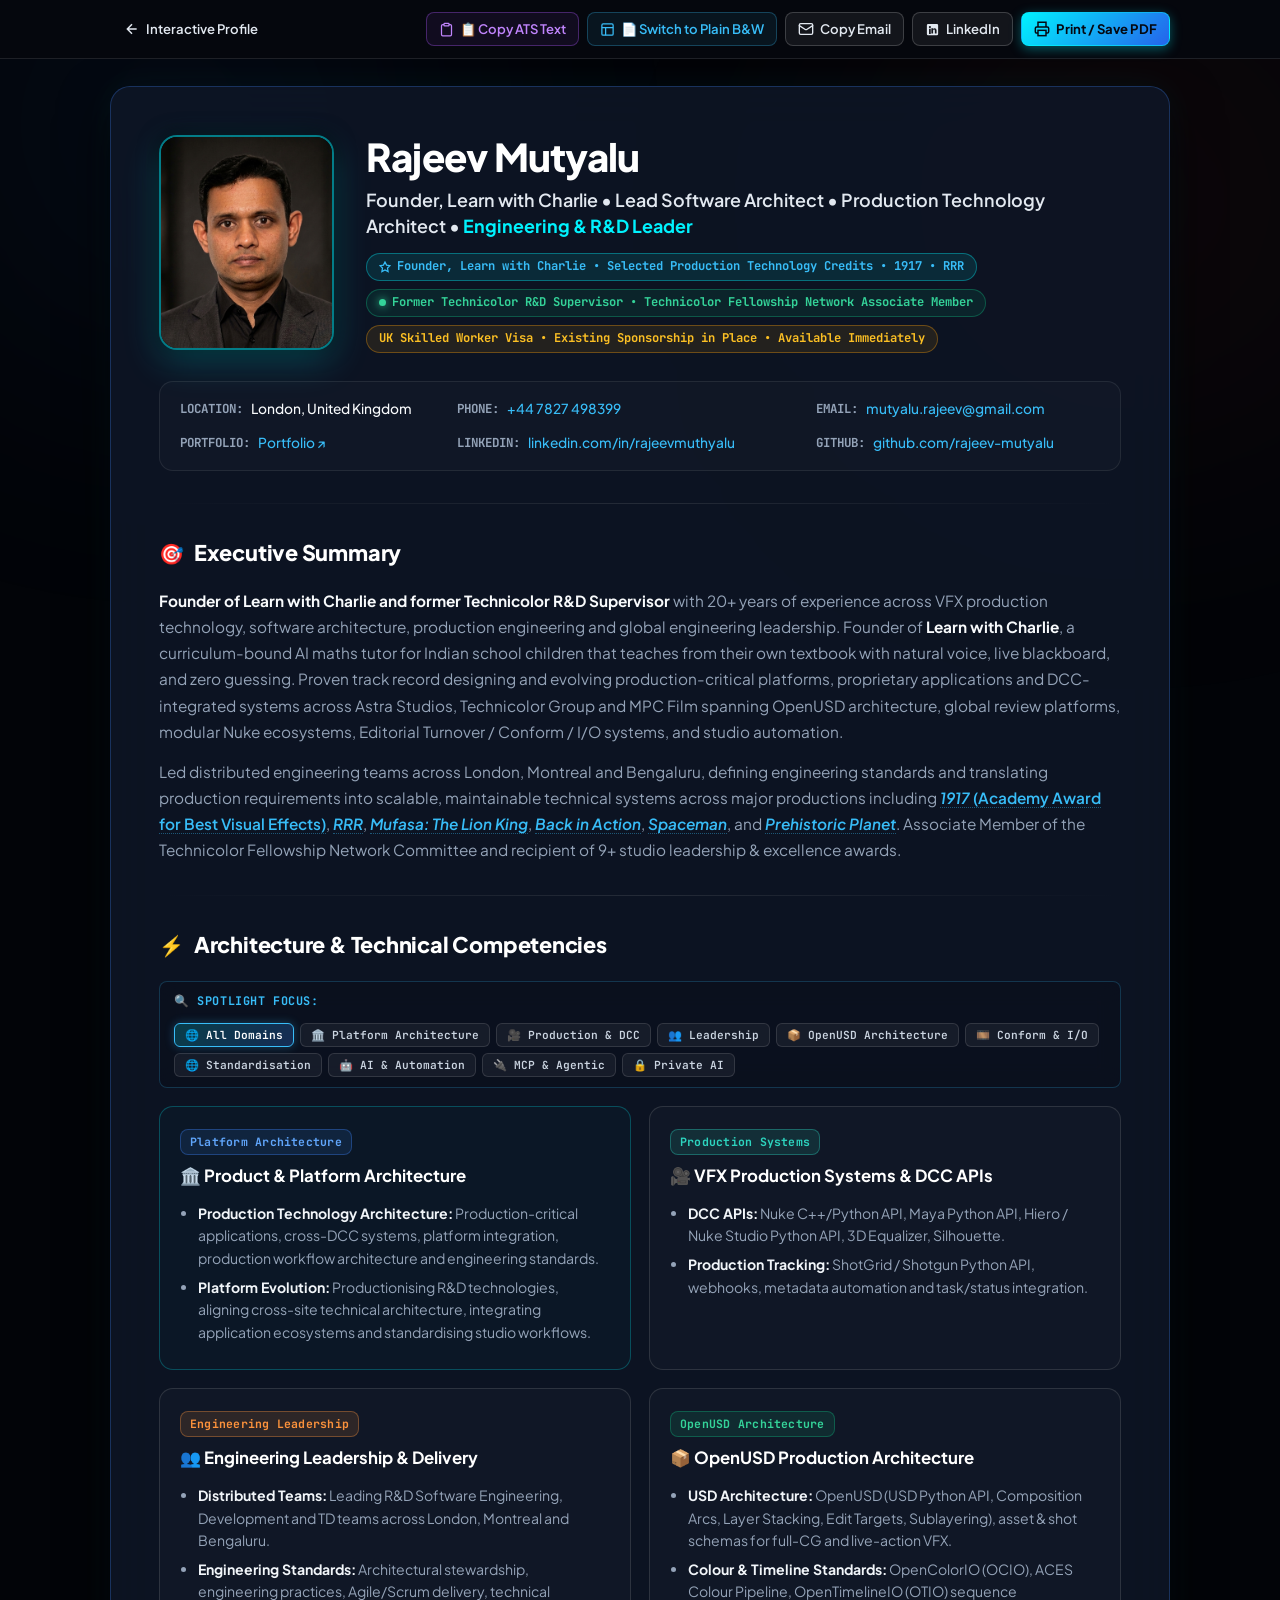
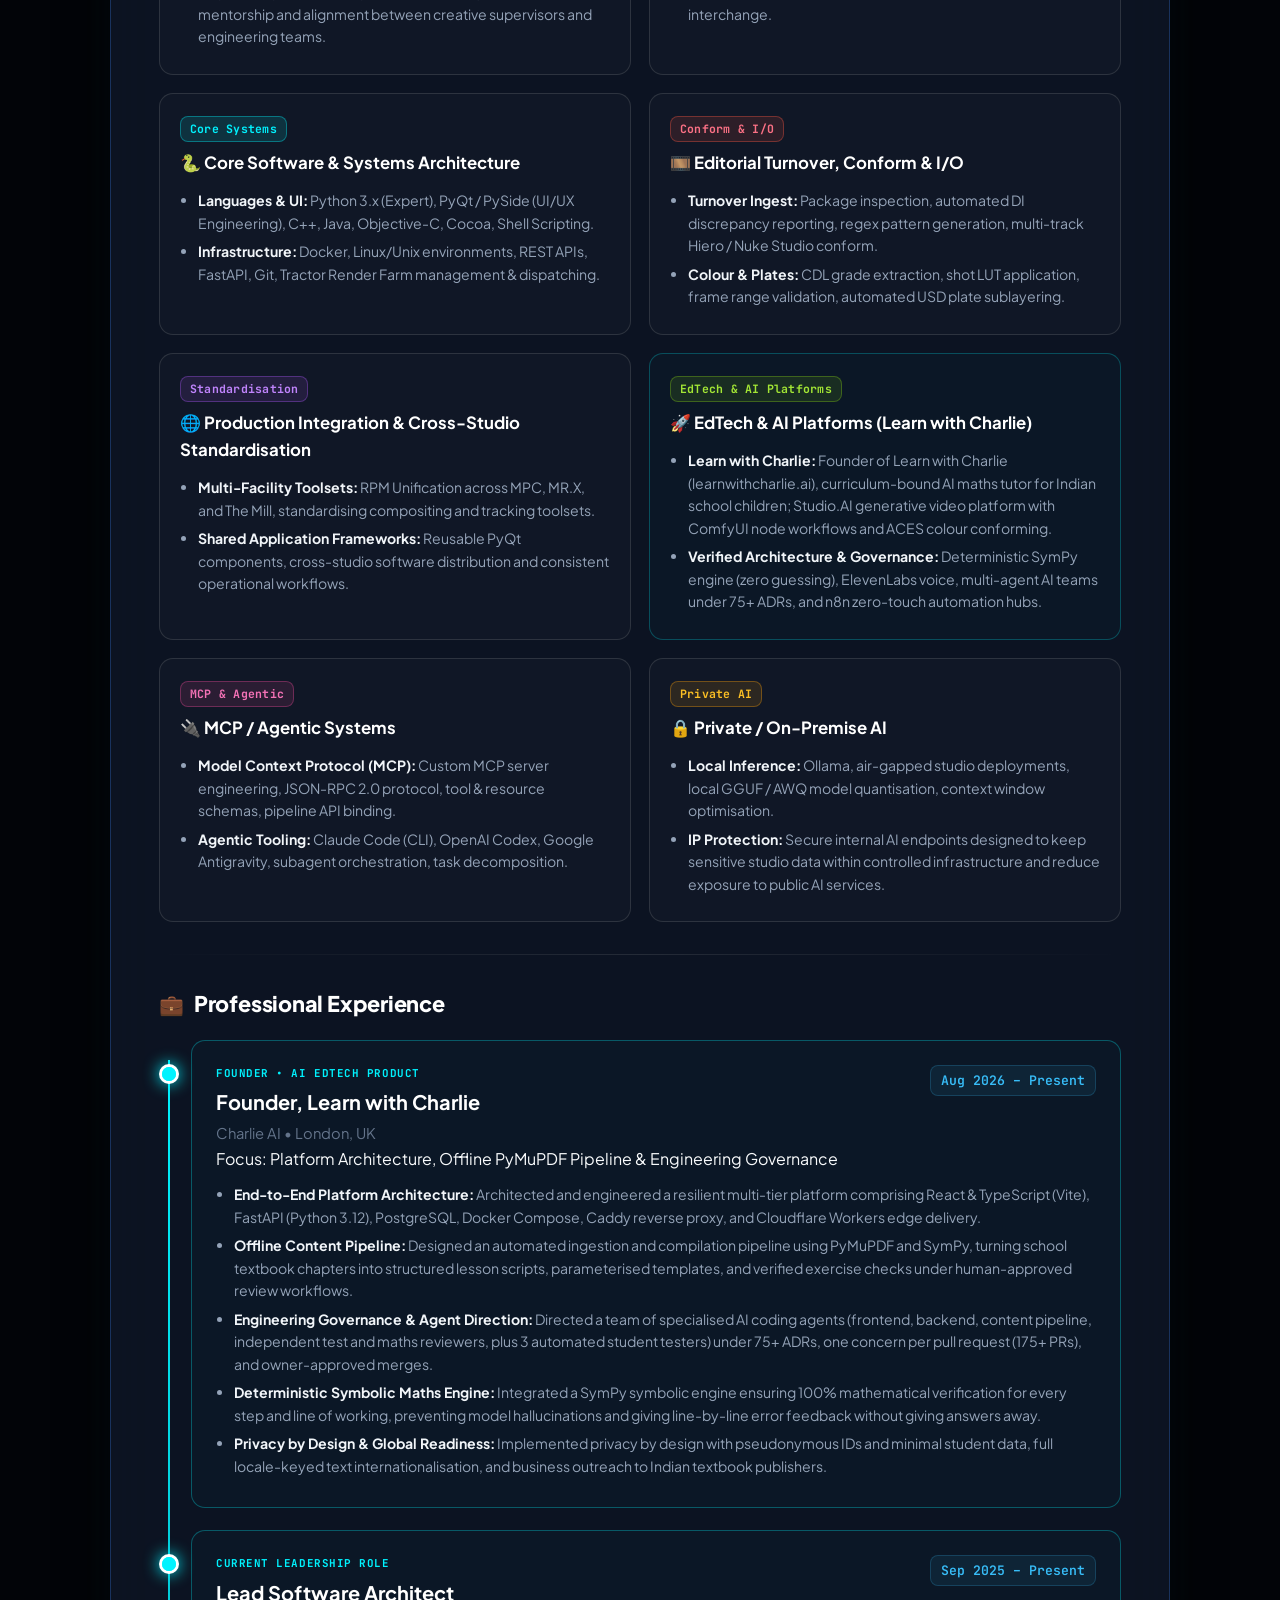
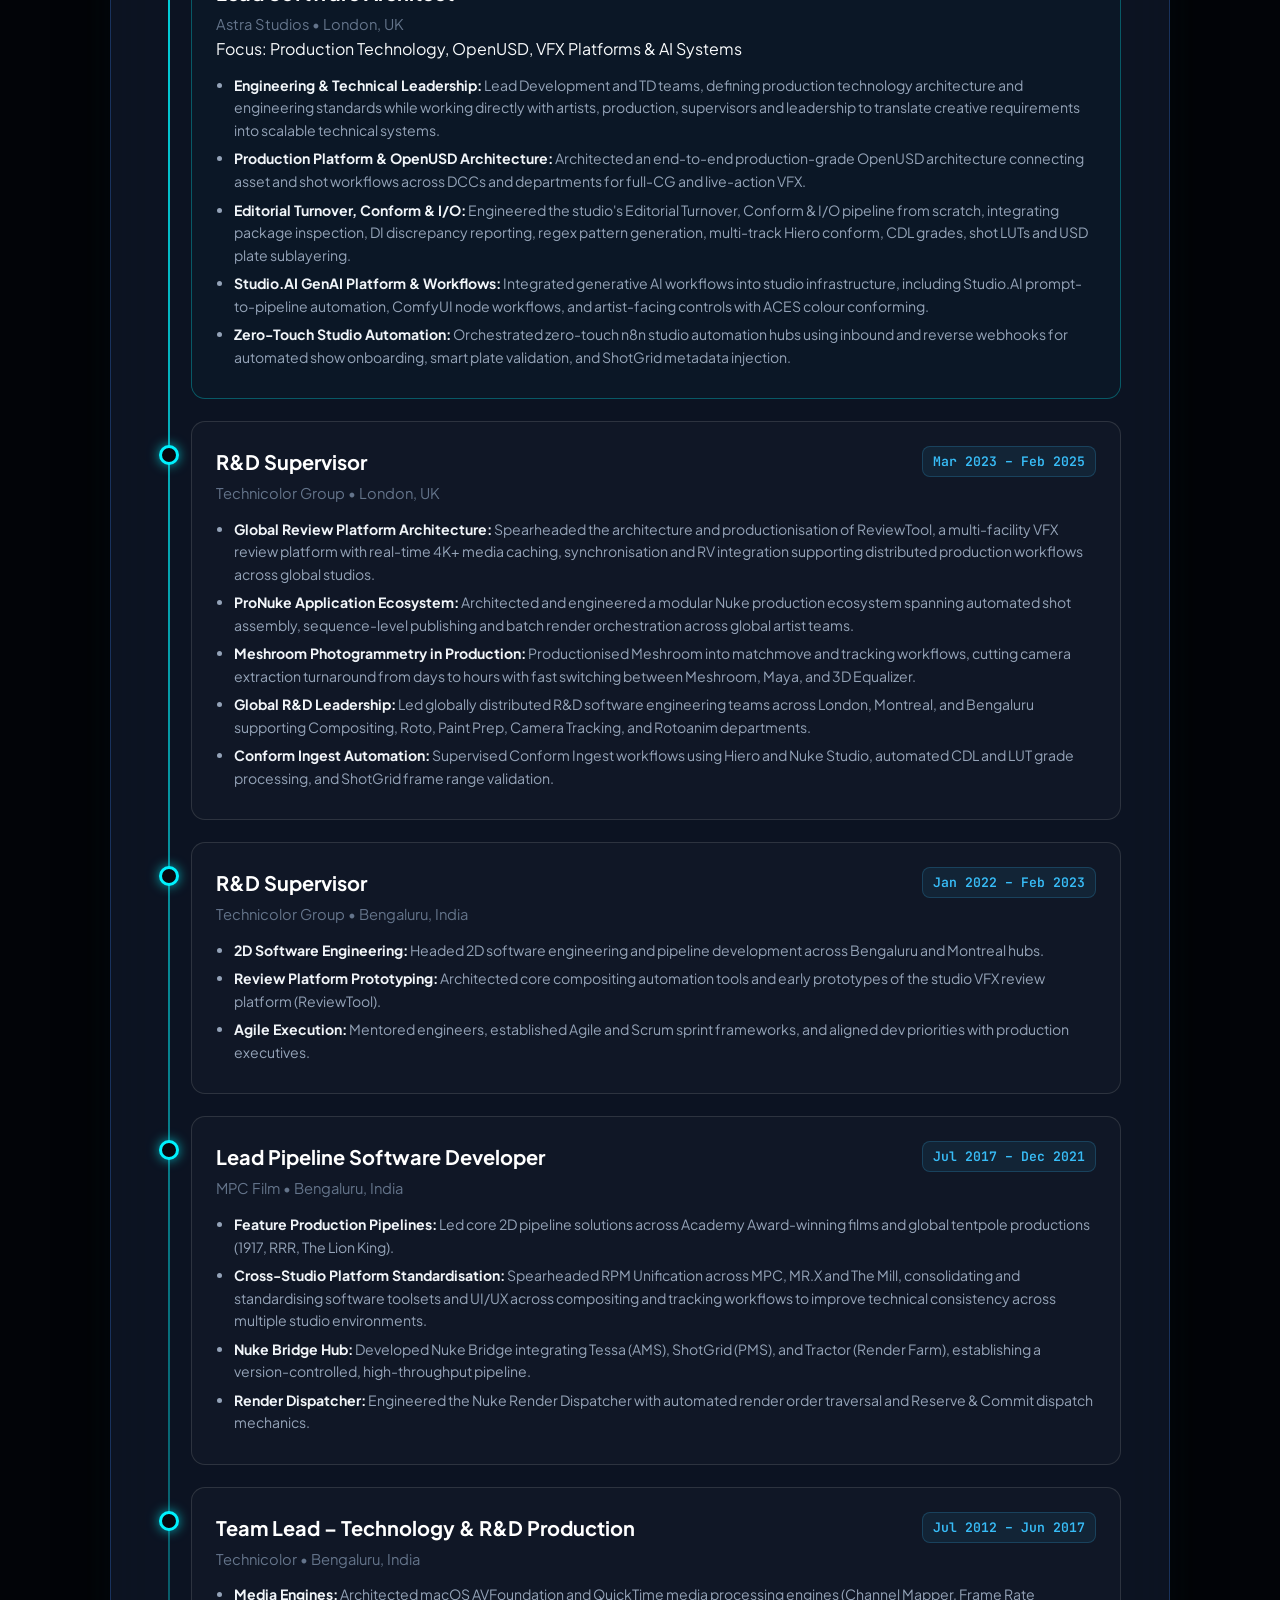
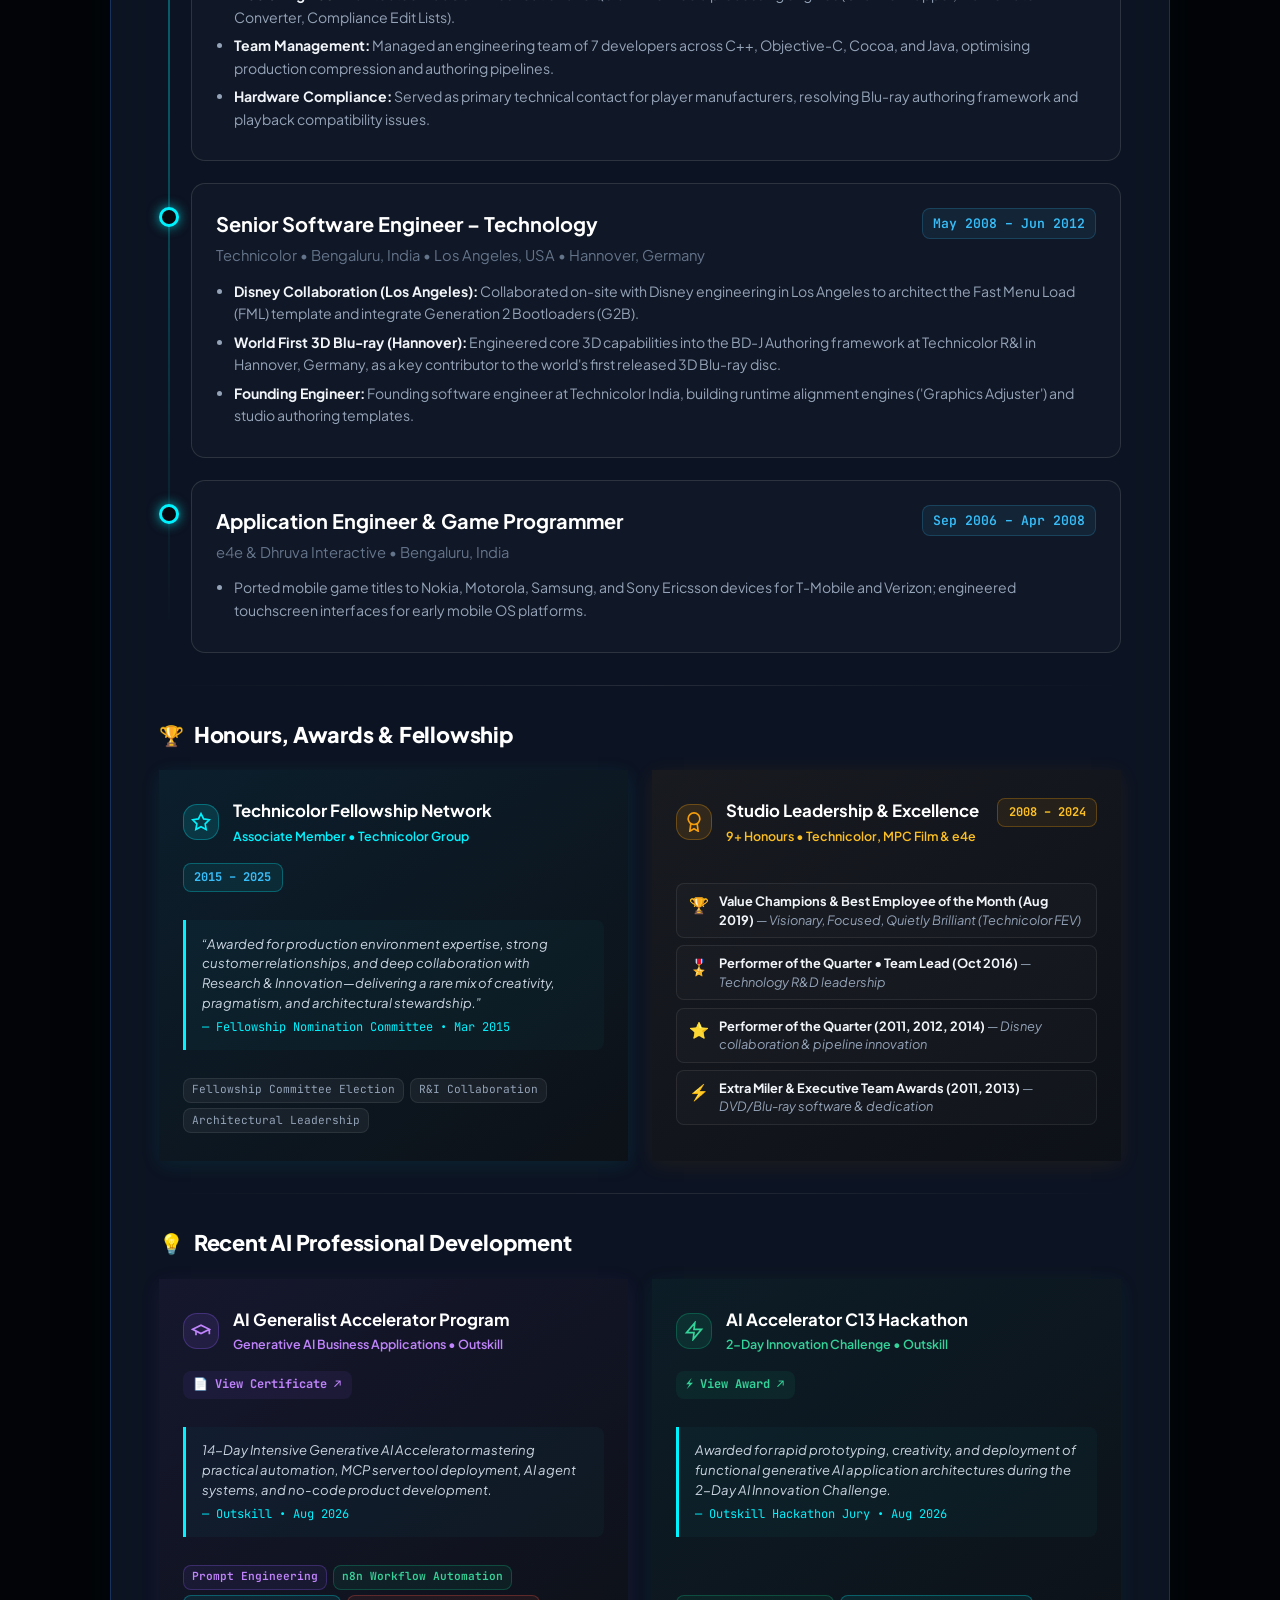
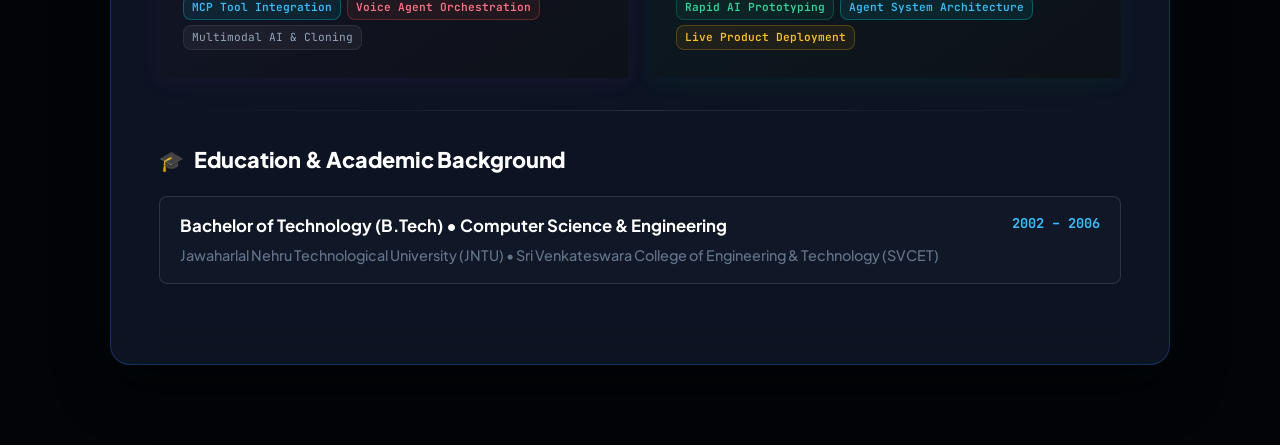
<file: cv.html>
<!DOCTYPE html>
<html lang="en">

<head>
  <meta charset="UTF-8" />
  <meta name="viewport" content="width=device-width, initial-scale=1.0" />
  <title>Rajeev Mutyalu — Curriculum Vitae | Production Technology Architect &amp; Engineering Leader</title>
  <meta name="description"
    content="Official Curriculum Vitae of Rajeev Mutyalu: Lead Software Architect, Production Technology Architect &amp; Engineering Leader with 20+ years of experience across VFX production technology, software architecture, production engineering, OpenUSD systems, and global engineering leadership." />

  <!-- Fonts -->
  <link rel="preconnect" href="https://fonts.googleapis.com" />
  <link rel="preconnect" href="https://fonts.gstatic.com" crossorigin />
  <link
    href="https://fonts.googleapis.com/css2?family=JetBrains+Mono:wght@400;500;600;700&family=Outfit:wght@500;600;700;800&family=Plus+Jakarta+Sans:wght@400;500;600;700;800&display=swap"
    rel="stylesheet" />

  <!-- Favicons -->
  <link rel="icon" type="image/png" sizes="32x32" href="favicon-32x32.png" />
  <link rel="icon" type="image/png" sizes="16x16" href="favicon-16x16.png" />
  <link rel="shortcut icon" href="favicon.ico" />
  <link rel="apple-touch-icon" sizes="180x180" href="apple-touch-icon.png" />
  <link rel="manifest" href="site.webmanifest" />
  <meta name="theme-color" content="#06080e" />

  <link rel="stylesheet" href="style.css?v=205" />
  <style>
    /* Critical Dual-View Print / Screen Isolation (prevents CSS caching bugs) */
    .print-only {
      display: none !important;
    }
    @media print {
      .print-only {
        display: block !important;
      }
      .screen-only {
        display: none !important;
      }
      .cv-contact-matrix {
        grid-template-columns: 0.95fr 1.25fr 1.05fr !important;
        gap: 4px 12px !important;
        padding: 6px 12px !important;
      }
      .cv-contact-item {
        flex-wrap: nowrap !important;
        white-space: nowrap !important;
      }
    }

    /* Keep LinkedIn and Contact items on a single line */
    .cv-contact-matrix {
      grid-template-columns: 0.95fr 1.25fr 1.05fr !important;
      gap: 12px 20px !important;
      padding: 16px 20px !important;
    }
    .cv-contact-item {
      flex-wrap: nowrap !important;
      white-space: nowrap !important;
    }
    @media screen and (max-width: 820px) {
      .cv-contact-matrix {
        grid-template-columns: repeat(2, 1fr) !important;
      }
    }
    @media screen and (max-width: 580px) {
      .cv-contact-matrix {
        grid-template-columns: 1fr !important;
      }
      .cv-contact-item {
        flex-wrap: wrap !important;
      }
    }
  </style>
</head>

<body class="cv-body">
  <!-- Ambient Background Glows (Screen Only) -->
  <div class="ambient-glow glow-top-left screen-only"></div>
  <div class="ambient-glow glow-top-right screen-only"></div>

  <!-- Top Action Toolbar (Screen Only) -->
  <header class="cv-topbar screen-only">
    <div class="cv-topbar-container">
      <a href="index.html?top=1" class="btn btn-ghost btn-sm" onclick="try{sessionStorage.setItem('portfolio_return_top','true');}catch(e){}" title="Interactive Profile" aria-label="Interactive Profile">
        <svg width="16" height="16" viewBox="0 0 24 24" fill="none" stroke="currentColor" stroke-width="2.2">
          <path d="M19 12H5M12 19l-7-7 7-7" />
        </svg>
        <span class="btn-text-full">Interactive Profile</span>
        <span class="btn-text-short">Profile</span>
      </a>

      <div class="cv-topbar-actions">
        <!-- 📋 1-Click Copy ATS-Clean Resume Text -->
        <button type="button" class="btn btn-secondary btn-sm" id="copyAtsBtn"
          title="Copy ATS-Clean Plain Text Resume to Clipboard" aria-label="Copy ATS Text">
          <svg width="15" height="15" viewBox="0 0 24 24" fill="none" stroke="currentColor" stroke-width="2">
            <path d="M16 4h2a2 2 0 0 1 2 2v14a2 2 0 0 1-2 2H6a2 2 0 0 1-2-2V6a2 2 0 0 1 2-2h2"></path>
            <rect x="8" y="2" width="8" height="4" rx="1" ry="1"></rect>
          </svg>
          <span id="copyAtsText"><span class="btn-text-full">📋 Copy ATS Text</span><span class="btn-text-short">📋 ATS</span></span>
        </button>

        <!-- Theme Mode Toggle (Plain B&W / Colorful Dark) -->
        <button type="button" class="btn btn-secondary btn-sm" id="cvThemeToggle"
          title="Switch to Plain White &amp; Black Mode" aria-label="Toggle Theme Mode">
          <svg width="15" height="15" viewBox="0 0 24 24" fill="none" stroke="currentColor" stroke-width="2"
            id="cvThemeIcon">
            <rect x="3" y="3" width="18" height="18" rx="2" ry="2"></rect>
            <line x1="3" y1="9" x2="21" y2="9"></line>
            <line x1="9" y1="21" x2="9" y2="9"></line>
          </svg>
          <span id="cvThemeText"><span class="btn-text-full">📄 Switch to Plain B&amp;W</span><span class="btn-text-short">📄 B&amp;W</span></span>
        </button>

        <!-- Copy Email Action -->
        <button type="button" class="btn btn-ghost btn-sm" id="copyContactBtn" title="Copy Email (mutyalu.rajeev@gmail.com)" aria-label="Copy Email">
          <svg width="16" height="16" viewBox="0 0 24 24" fill="none" stroke="currentColor" stroke-width="2" stroke-linecap="round" stroke-linejoin="round">
            <rect width="20" height="16" x="2" y="4" rx="2"></rect>
            <path d="m22 7-8.97 5.7a1.94 1.94 0 0 1-2.06 0L2 7"></path>
          </svg>
          <span id="copyBtnText"><span class="btn-text-full">Copy Email</span></span>
        </button>

        <!-- LinkedIn Action -->
        <a href="https://www.linkedin.com/in/rajeevmuthyalu/" target="_blank" rel="noopener"
          class="btn btn-ghost btn-sm" title="LinkedIn Profile" aria-label="LinkedIn Profile">
          <svg width="15" height="15" viewBox="0 0 24 24" fill="currentColor">
            <path
              d="M19 3a2 2 0 0 1 2 2v14a2 2 0 0 1-2 2H5a2 2 0 0 1-2-2V5a2 2 0 0 1 2-2h14m-.5 15.5v-5.3a3.26 3.26 0 0 0-3.26-3.26c-.85 0-1.84.52-2.28 1.3v-1.11h-2.79v8.37h2.79v-4.93c0-.77.62-1.4 1.39-1.4a1.4 1.4 0 0 1 1.4 1.4v4.93h2.75M6.46 10.9v8.37H9.2V10.9H6.46M7.83 6.2a1.66 1.66 0 0 0-1.66 1.66c0 .92.74 1.66 1.66 1.66.92 0 1.66-.74 1.66-1.66 0-.92-.74-1.66-1.66-1.66Z" />
          </svg>
          <span class="btn-text-full">LinkedIn</span>
        </a>

        <!-- Print / Save PDF Action -->
        <button type="button" class="btn btn-primary btn-sm" id="printCvBtn"
          title="Print CV or Save to PDF" aria-label="Print or Save PDF">
          <svg width="16" height="16" viewBox="0 0 24 24" fill="none" stroke="currentColor" stroke-width="2.2">
            <polyline points="6 9 6 2 18 2 18 9"></polyline>
            <path d="M6 18H4a2 2 0 0 1-2-2v-5a2 2 0 0 1 2-2h16a2 2 0 0 1 2 2v5a2 2 0 0 1-2 2h-2"></path>
            <rect x="6" y="14" width="12" height="8"></rect>
          </svg>
          <span class="btn-text-full" id="printCvBtnText">Print / Save PDF</span>
        </button>
      </div>
    </div>
  </header>



  <!-- Main CV Document Wrapper -->
  <main class="cv-page-wrapper">
    <div class="cv-card">

      <!-- =====================================================================
           1. EXECUTIVE HEADER
           ===================================================================== -->
      <header class="cv-header">
        <div class="cv-header-identity">
          <div class="cv-avatar-wrap">
            <a href="https://rajeev-mutyalu.github.io/portfolio-website/profile.jpg"
              download="Rajeev-Mutyalu-Executive-Portrait.jpg" target="_blank" rel="noopener" class="cv-avatar-link"
              title="Click to Download High-Resolution Studio Portrait (1024x1024 JPG)">
              <img src="profile.jpg?v=22" alt="Rajeev Mutyalu" class="cv-avatar-img" />
            </a>
          </div>
          <div class="cv-identity-text">
            <h1 class="cv-name">Rajeev Mutyalu</h1>
            <div class="cv-role-headline" id="cvRoleHeadline">
              Founder, Learn with Charlie &bull; Lead Software Architect &bull; Production Technology Architect &bull; <span class="cv-accent-highlight">Engineering &amp; R&amp;D Leader</span>
            </div>
            <div class="cv-status-badges">
              <span class="cv-chip cv-chip-cyan" id="cvStatusBadge1">
                <svg width="12" height="12" viewBox="0 0 24 24" fill="none" stroke="currentColor" stroke-width="2.5">
                  <polygon
                    points="12 2 15.09 8.26 22 9.27 17 14.14 18.18 21.02 12 17.77 5.82 21.02 7 14.14 2 9.27 8.91 8.26 12 2">
                  </polygon>
                </svg>
                <span id="cvStatusBadge1Text">Founder, Learn with Charlie &bull; Selected Production Technology Credits &bull; 1917 &bull; RRR &bull; Mufasa: The Lion King</span>
              </span>
              <span class="cv-chip cv-chip-emerald">
                <span class="cv-dot pulse"></span> Former Technicolor R&amp;D Supervisor &bull; Technicolor Fellowship Network Associate Member
              </span>
              <span class="cv-chip cv-chip-amber">
                UK Skilled Worker Visa &bull; Existing Sponsorship in Place &bull; Available Immediately
              </span>
            </div>
          </div>
        </div>

        <!-- Contact Matrix (6 Symmetrical Items: 2 Rows x 3 Columns) -->
        <div class="cv-contact-matrix">
          <div class="cv-contact-item">
            <span class="cv-contact-label">Location:</span>
            <span class="cv-contact-val">London, United Kingdom</span>
          </div>
          <div class="cv-contact-item">
            <span class="cv-contact-label">Phone:</span>
            <a href="tel:+447827498399" class="cv-contact-link">+44 7827 498399</a>
          </div>
          <div class="cv-contact-item">
            <span class="cv-contact-label">Email:</span>
            <a href="mailto:mutyalu.rajeev@gmail.com" class="cv-contact-link">mutyalu.rajeev@gmail.com</a>
          </div>
          <div class="cv-contact-item">
            <span class="cv-contact-label">Portfolio:</span>
            <a href="https://rajeev-mutyalu.github.io/portfolio-website/" target="_blank" rel="noopener"
              class="cv-contact-link">Portfolio ↗</a>
          </div>
          <div class="cv-contact-item">
            <span class="cv-contact-label">LinkedIn:</span>
            <a href="https://www.linkedin.com/in/rajeevmuthyalu/" target="_blank" rel="noopener"
              class="cv-contact-link">linkedin.com/in/rajeevmuthyalu</a>
          </div>
          <div class="cv-contact-item">
            <span class="cv-contact-label">GitHub:</span>
            <a href="https://github.com/rajeev-mutyalu" target="_blank" rel="noopener"
              class="cv-contact-link">github.com/rajeev-mutyalu</a>
          </div>
        </div>
      </header>

      <hr class="cv-divider" />

      <!-- =====================================================================
           2. EXECUTIVE SUMMARY
           ===================================================================== -->
      <section class="cv-section">
        <h2 class="cv-section-title">
          <span class="cv-sec-icon">🎯</span> Executive Summary
        </h2>
        <div class="cv-summary-content">
          <p class="cv-summary-text" id="cvSummaryP1">
            <strong>Founder of Learn with Charlie and former Technicolor R&amp;D Supervisor</strong> with 20+ years of experience across VFX production technology, software architecture, production engineering and global engineering leadership. Founder of <strong>Learn with Charlie</strong>, a curriculum-bound AI maths tutor for Indian school children that teaches from their own textbook with natural voice, live blackboard, and zero guessing. Proven track record designing and evolving production-critical platforms, proprietary applications and DCC-integrated systems across Astra Studios, Technicolor Group and MPC Film spanning OpenUSD architecture, global review platforms, modular Nuke ecosystems, Editorial Turnover / Conform / I/O systems, and studio automation.
          </p>
          <p class="cv-summary-text" id="cvSummaryP2">
            Led distributed engineering teams across London, Montreal and Bengaluru, defining engineering standards and translating production requirements into scalable technical systems across major productions including <a href="https://www.imdb.com/title/tt8579674/" target="_blank" rel="noopener" class="cv-inline-link"><em>1917</em> (Academy Award for Best Visual Effects)</a>, <a href="https://www.imdb.com/title/tt8178634/" target="_blank" rel="noopener" class="cv-inline-link"><em>RRR</em></a>, <a href="https://www.imdb.com/title/tt13186482/" target="_blank" rel="noopener" class="cv-inline-link"><em>Mufasa: The Lion King</em></a>, <a href="https://www.imdb.com/title/tt21191806/" target="_blank" rel="noopener" class="cv-inline-link"><em>Back in Action</em></a>, <a href="https://www.imdb.com/title/tt11097384/" target="_blank" rel="noopener" class="cv-inline-link"><em>Spaceman</em></a>, and <a href="https://www.imdb.com/title/tt10324164/" target="_blank" rel="noopener" class="cv-inline-link"><em>Prehistoric Planet</em></a>. Associate Member of the Technicolor Fellowship Network Committee and recipient of 9+ studio leadership &amp; excellence awards.
          </p>
        </div>
      </section>

      <hr class="cv-divider" />

      <!-- =====================================================================
           3. ARCHITECTURE & TECHNICAL COMPETENCIES (10 Cards)
           ===================================================================== -->
      <section class="cv-section" id="cvSkillsSection">
        <h2 class="cv-section-title">
          <span class="cv-sec-icon">⚡</span> Architecture &amp; Technical Competencies
        </h2>

        <!-- Interactive Domain Spotlight Filter (Screen Only) -->
        <div class="cv-filter-bar screen-only" id="cvSkillFilterBar">
          <span class="cv-filter-label">🔍 Spotlight Focus:</span>
          <div class="cv-filter-pills">
            <button type="button" class="cv-filter-btn active" data-filter="all">🌐 All Domains</button>
            <button type="button" class="cv-filter-btn" data-filter="platform">🏛️ Platform Architecture</button>
            <button type="button" class="cv-filter-btn" data-filter="vfx">🎥 Production &amp; DCC</button>
            <button type="button" class="cv-filter-btn" data-filter="lead">👥 Leadership</button>
            <button type="button" class="cv-filter-btn" data-filter="usd">📦 OpenUSD Architecture</button>
            <button type="button" class="cv-filter-btn" data-filter="conform">🎞️ Conform &amp; I/O</button>
            <button type="button" class="cv-filter-btn" data-filter="standard">🌐 Standardisation</button>
            <button type="button" class="cv-filter-btn" data-filter="ai">🤖 AI &amp; Automation</button>
            <button type="button" class="cv-filter-btn" data-filter="mcp">🔌 MCP &amp; Agentic</button>
            <button type="button" class="cv-filter-btn" data-filter="private">🔒 Private AI</button>
          </div>
        </div>

        <div class="cv-skills-grid">

          <!-- 1. Product & Platform Architecture (FEATURED HIGHLIGHT) -->
          <div class="cv-skill-box cv-highlight-box" data-category="platform vfx lead">
            <div class="cv-skill-header">
              <span class="cv-skill-badge badge-blue">Platform Architecture</span>
              <h3>🏛️ Product &amp; Platform Architecture</h3>
            </div>
            <ul class="cv-skill-list">
              <li><strong>Production Technology Architecture:</strong> Production-critical applications, cross-DCC systems, platform integration, production workflow architecture and engineering standards.</li>
              <li><strong>Platform Evolution:</strong> Productionising R&amp;D technologies, aligning cross-site technical architecture, integrating application ecosystems and standardising studio workflows.</li>
            </ul>
          </div>

          <!-- 2. VFX Production Systems & DCC APIs -->
          <div class="cv-skill-box" data-category="vfx usd">
            <div class="cv-skill-header">
              <span class="cv-skill-badge badge-teal">Production Systems</span>
              <h3>🎥 VFX Production Systems &amp; DCC APIs</h3>
            </div>
            <ul class="cv-skill-list">
              <li><strong>DCC APIs:</strong> Nuke C++/Python API, Maya Python API, Hiero / Nuke Studio Python API, 3D Equalizer, Silhouette.</li>
              <li><strong>Production Tracking:</strong> ShotGrid / Shotgun Python API, webhooks, metadata automation and task/status integration.</li>
            </ul>
          </div>

          <!-- 3. Engineering Leadership & Delivery -->
          <div class="cv-skill-box" data-category="lead">
            <div class="cv-skill-header">
              <span class="cv-skill-badge badge-orange">Engineering Leadership</span>
              <h3>👥 Engineering Leadership &amp; Delivery</h3>
            </div>
            <ul class="cv-skill-list">
              <li><strong>Distributed Teams:</strong> Leading R&amp;D Software Engineering, Development and TD teams across London, Montreal and Bengaluru.</li>
              <li><strong>Engineering Standards:</strong> Architectural stewardship, engineering practices, Agile/Scrum delivery, technical mentorship and alignment between creative supervisors and engineering teams.</li>
            </ul>
          </div>

          <!-- 4. OpenUSD Production Architecture -->
          <div class="cv-skill-box" data-category="usd vfx">
            <div class="cv-skill-header">
              <span class="cv-skill-badge badge-emerald">OpenUSD Architecture</span>
              <h3>📦 OpenUSD Production Architecture</h3>
            </div>
            <ul class="cv-skill-list">
              <li><strong>USD Architecture:</strong> OpenUSD (USD Python API, Composition Arcs, Layer Stacking, Edit Targets, Sublayering), asset &amp; shot schemas for full-CG and live-action VFX.</li>
              <li><strong>Colour &amp; Timeline Standards:</strong> OpenColorIO (OCIO), ACES Colour Pipeline, OpenTimelineIO (OTIO) sequence interchange.</li>
            </ul>
          </div>

          <!-- 5. Core Software & Systems Architecture -->
          <div class="cv-skill-box" data-category="lead automation vfx">
            <div class="cv-skill-header">
              <span class="cv-skill-badge badge-cyan">Core Systems</span>
              <h3>🐍 Core Software &amp; Systems Architecture</h3>
            </div>
            <ul class="cv-skill-list">
              <li><strong>Languages &amp; UI:</strong> Python 3.x (Expert), PyQt / PySide (UI/UX Engineering), C++, Java, Objective-C, Cocoa, Shell Scripting.</li>
              <li><strong>Infrastructure:</strong> Docker, Linux/Unix environments, REST APIs, FastAPI, Git, Tractor Render Farm management &amp; dispatching.</li>
            </ul>
          </div>

          <!-- 6. Editorial Turnover, Conform & I/O -->
          <div class="cv-skill-box" data-category="conform vfx usd">
            <div class="cv-skill-header">
              <span class="cv-skill-badge badge-coral">Conform &amp; I/O</span>
              <h3>🎞️ Editorial Turnover, Conform &amp; I/O</h3>
            </div>
            <ul class="cv-skill-list">
              <li><strong>Turnover Ingest:</strong> Package inspection, automated DI discrepancy reporting, regex pattern generation, multi-track Hiero / Nuke Studio conform.</li>
              <li><strong>Colour &amp; Plates:</strong> CDL grade extraction, shot LUT application, frame range validation, automated USD plate sublayering.</li>
            </ul>
          </div>

          <!-- 7. Production Integration & Cross-Studio Standardisation -->
          <div class="cv-skill-box" data-category="standard lead vfx">
            <div class="cv-skill-header">
              <span class="cv-skill-badge badge-violet">Standardisation</span>
              <h3>🌐 Production Integration &amp; Cross-Studio Standardisation</h3>
            </div>
            <ul class="cv-skill-list">
              <li><strong>Multi-Facility Toolsets:</strong> RPM Unification across MPC, MR.X, and The Mill, standardising compositing and tracking toolsets.</li>
              <li><strong>Shared Application Frameworks:</strong> Reusable PyQt components, cross-studio software distribution and consistent operational workflows.</li>
            </ul>
          </div>

          <!-- 8. EdTech & AI Platforms -->
          <div class="cv-skill-box cv-highlight-box" data-category="platform ai lead">
            <div class="cv-skill-header">
              <span class="cv-skill-badge badge-lime">EdTech &amp; AI Platforms</span>
              <h3>🚀 EdTech &amp; AI Platforms (Learn with Charlie)</h3>
            </div>
            <ul class="cv-skill-list">
              <li><strong>Learn with Charlie:</strong> Founder of Learn with Charlie (learnwithcharlie.ai), curriculum-bound AI maths tutor for Indian school children; Studio.AI generative video platform with ComfyUI node workflows and ACES colour conforming.</li>
              <li><strong>Verified Architecture &amp; Governance:</strong> Deterministic SymPy engine (zero guessing), ElevenLabs voice, multi-agent AI teams under 75+ ADRs, and n8n zero-touch automation hubs.</li>
            </ul>
          </div>

          <!-- 9. MCP / Agentic Systems -->
          <div class="cv-skill-box" data-category="mcp ai">
            <div class="cv-skill-header">
              <span class="cv-skill-badge badge-pink">MCP &amp; Agentic</span>
              <h3>🔌 MCP / Agentic Systems</h3>
            </div>
            <ul class="cv-skill-list">
              <li><strong>Model Context Protocol (MCP):</strong> Custom MCP server engineering, JSON-RPC 2.0 protocol, tool &amp; resource schemas, pipeline API binding.</li>
              <li><strong>Agentic Tooling:</strong> Claude Code (CLI), OpenAI Codex, Google Antigravity, subagent orchestration, task decomposition.</li>
            </ul>
          </div>

          <!-- 10. Private / On-Premise AI -->
          <div class="cv-skill-box" data-category="private ai">
            <div class="cv-skill-header">
              <span class="cv-skill-badge badge-amber">Private AI</span>
              <h3>🔒 Private / On-Premise AI</h3>
            </div>
            <ul class="cv-skill-list">
              <li><strong>Local Inference:</strong> Ollama, air-gapped studio deployments, local GGUF / AWQ model quantisation, context window optimisation.</li>
              <li><strong>IP Protection:</strong> Secure internal AI endpoints designed to keep sensitive studio data within controlled infrastructure and reduce exposure to public AI services.</li>
            </ul>
          </div>

        </div>
      </section>

      <hr class="cv-divider cv-page-break-divider" />

      <!-- =====================================================================
           4. COMPLETE PROFESSIONAL EXPERIENCE (7 ROLES)
           ===================================================================== -->
      <section class="cv-section cv-section-experience">
        <h2 class="cv-section-title">
          <span class="cv-sec-icon">💼</span> Professional Experience
        </h2>
        <div class="cv-timeline-rail">

          <!-- Role 0: Founder, Learn with Charlie -->
          <div class="cv-timeline-item" data-category="lead platform ai automation mcp">
            <div class="cv-timeline-marker marker-current"></div>
            <div class="cv-job cv-job-highlight">
              <div class="cv-job-header">
                <div>
                  <div class="cv-featured-pill">FOUNDER &bull; AI EDTECH PRODUCT</div>
                  <h3 class="cv-job-title" id="cvFounderJobTitle">Founder, Learn with Charlie</h3>
                  <div class="cv-company-location">Charlie AI &bull; London, UK</div>
                  <div class="cv-job-focus" id="cvFounderJobFocus">Focus: Curriculum-Bound AI Maths Tutor, Multi-Agent Engineering &amp; Platform Architecture</div>
                </div>
                <div class="cv-job-period">Aug 2026 &ndash; Present</div>
              </div>
              <div class="cv-achievements">
                <ul class="cv-bullet-list" id="cvFounderBullets">
                  <li><strong>AI Agent Engineering &amp; Governance:</strong> Directed a team of specialised AI coding agents in Claude Code (builders, test reviewer, maths reviewer, and 3 simulated student agents testing in Playwright) under 75+ ADRs, versioned data contracts, CI, and owner-approved merges.</li>
                  <li><strong>Safety-First Verified Maths Model:</strong> Engineered a zero-guessing architecture where the AI never decides an answer; every worked step is verified by a symbolic SymPy engine over parameterised templates, serving only human-approved teaching content.</li>
                  <li><strong>Conversational Voice &amp; Live Blackboard:</strong> Designed natural voice-led instruction with ElevenLabs and a synchronised blackboard rendering steps in KaTeX and SVG, featuring button-led interaction (Another way, Smaller steps, One more example) with zero open chatbox risks.</li>
                  <li><strong>Adaptive Gap Detection &amp; Marking:</strong> Architected two-question diagnostic probes detecting earlier-class foundational gaps (signs, fractions) with targeted micro warm-ups, line-by-line exercise marking that pinpoints errors, and end-of-topic checks.</li>
                  <li><strong>Full-Stack Architecture &amp; Brand:</strong> Built with React, TypeScript, FastAPI (Python 3.12), PostgreSQL, Docker and Caddy, with country-based pricing on Cloudflare Workers, privacy by design, and licensing outreach to Indian textbook publishers.</li>
                </ul>
              </div>
            </div>
          </div>

          <!-- Role 1: Astra Studios -->
          <div class="cv-timeline-item" data-category="lead platform usd conform ai automation">
            <div class="cv-timeline-marker marker-current"></div>
            <div class="cv-job cv-job-highlight">
              <div class="cv-job-header">
                <div>
                  <div class="cv-featured-pill">CURRENT LEADERSHIP ROLE</div>
                  <h3 class="cv-job-title" id="cvAstraJobTitle">Lead Software Architect</h3>
                  <div class="cv-company-location">Astra Studios &bull; London, UK</div>
                  <div class="cv-job-focus" id="cvAstraJobFocus">Focus: Production Technology, OpenUSD, VFX Platforms &amp; AI Systems</div>
                </div>
                <div class="cv-job-period">Sep 2025 &ndash; Present</div>
              </div>
              <div class="cv-achievements">
                <ul class="cv-bullet-list" id="cvAstraBullets">
                  <li><strong>Engineering &amp; Technical Leadership:</strong> Lead Development and TD teams, defining production technology architecture and engineering standards while working directly with artists, production, supervisors and leadership to translate creative requirements into scalable technical systems.</li>
                  <li><strong>Production Platform &amp; OpenUSD Architecture:</strong> Architected an end-to-end production-grade OpenUSD architecture connecting asset and shot workflows across DCCs and departments for full-CG and live-action VFX.</li>
                  <li><strong>Editorial Turnover, Conform &amp; I/O:</strong> Engineered the studio's Editorial Turnover, Conform &amp; I/O pipeline from scratch, integrating package inspection, DI discrepancy reporting, regex pattern generation, multi-track Hiero conform, CDL grades, shot LUTs and USD plate sublayering.</li>
                  <li><strong>Studio.AI GenAI Platform &amp; Workflows:</strong> Integrated generative AI workflows into studio infrastructure, including Studio.AI prompt-to-pipeline automation, ComfyUI node workflows, and artist-facing controls with ACES colour conforming.</li>
                  <li><strong>Zero-Touch Studio Automation:</strong> Orchestrated zero-touch n8n studio automation hubs using inbound and reverse webhooks for automated show onboarding, smart plate validation, and ShotGrid metadata injection.</li>
                </ul>
              </div>
            </div>
          </div>

          <!-- Role 2: Technicolor Group (London) -->
          <div class="cv-timeline-item" data-category="platform vfx lead usd conform">
            <div class="cv-timeline-marker"></div>
            <div class="cv-job">
              <div class="cv-job-header">
                <div>
                  <h3 class="cv-job-title">R&amp;D Supervisor</h3>
                  <div class="cv-company-location">Technicolor Group &bull; London, UK</div>
                </div>
                <div class="cv-job-period">Mar 2023 &ndash; Feb 2025</div>
              </div>
              <div class="cv-achievements">
                <ul class="cv-bullet-list">
                  <li><strong>Global Review Platform Architecture:</strong> Spearheaded the architecture and productionisation of ReviewTool, a multi-facility VFX review platform with real-time 4K+ media caching, synchronisation and RV integration supporting distributed production workflows across global studios.</li>
                  <li><strong>ProNuke Application Ecosystem:</strong> Architected and engineered a modular Nuke production ecosystem spanning automated shot assembly, sequence-level publishing and batch render orchestration across global artist teams.</li>
                  <li><strong>Meshroom Photogrammetry in Production:</strong> Productionised Meshroom into matchmove and tracking workflows, cutting camera extraction turnaround from days to hours with fast switching between Meshroom, Maya, and 3D Equalizer.</li>
                  <li><strong>Global R&amp;D Leadership:</strong> Led globally distributed R&amp;D software engineering teams across London, Montreal, and Bengaluru supporting Compositing, Roto, Paint Prep, Camera Tracking, and Rotoanim departments.</li>
                  <li><strong>Conform Ingest Automation:</strong> Supervised Conform Ingest workflows using Hiero and Nuke Studio, automated CDL and LUT grade processing, and ShotGrid frame range validation.</li>
                </ul>
              </div>
            </div>
          </div>

          <!-- Role 3: Technicolor Group (Bengaluru) -->
          <div class="cv-timeline-item" data-category="platform lead automation">
            <div class="cv-timeline-marker"></div>
            <div class="cv-job">
              <div class="cv-job-header">
                <div>
                  <h3 class="cv-job-title">R&amp;D Supervisor</h3>
                  <div class="cv-company-location">Technicolor Group &bull; Bengaluru, India</div>
                </div>
                <div class="cv-job-period">Jan 2022 &ndash; Feb 2023</div>
              </div>
              <div class="cv-achievements">
                <ul class="cv-bullet-list">
                  <li><strong>2D Software Engineering:</strong> Headed 2D software engineering and pipeline development across Bengaluru and Montreal hubs.</li>
                  <li><strong>Review Platform Prototyping:</strong> Architected core compositing automation tools and early prototypes of the studio VFX review platform (ReviewTool).</li>
                  <li><strong>Agile Execution:</strong> Mentored engineers, established Agile and Scrum sprint frameworks, and aligned dev priorities with production executives.</li>
                </ul>
              </div>
            </div>
          </div>

          <!-- Role 4: MPC Film -->
          <div class="cv-timeline-item" data-category="standard vfx usd conform lead">
            <div class="cv-timeline-marker"></div>
            <div class="cv-job">
              <div class="cv-job-header">
                <div>
                  <h3 class="cv-job-title">Lead Pipeline Software Developer</h3>
                  <div class="cv-company-location">MPC Film &bull; Bengaluru, India</div>
                </div>
                <div class="cv-job-period">Jul 2017 &ndash; Dec 2021</div>
              </div>
              <div class="cv-achievements">
                <ul class="cv-bullet-list">
                  <li><strong>Feature Production Pipelines:</strong> Led core 2D pipeline solutions across Academy Award-winning films and global tentpole productions (1917, RRR, The Lion King).</li>
                  <li><strong>Cross-Studio Platform Standardisation:</strong> Spearheaded RPM Unification across MPC, MR.X and The Mill, consolidating and standardising software toolsets and UI/UX across compositing and tracking workflows to improve technical consistency across multiple studio environments.</li>
                  <li><strong>Nuke Bridge Hub:</strong> Developed Nuke Bridge integrating Tessa (AMS), ShotGrid (PMS), and Tractor (Render Farm), establishing a version-controlled, high-throughput pipeline.</li>
                  <li><strong>Render Dispatcher:</strong> Engineered the Nuke Render Dispatcher with automated render order traversal and Reserve &amp; Commit dispatch mechanics.</li>
                </ul>
              </div>
            </div>
          </div>

          <!-- Role 5: Technicolor R&D / Technology -->
          <div class="cv-timeline-item" data-category="lead platform automation">
            <div class="cv-timeline-marker"></div>
            <div class="cv-job">
              <div class="cv-job-header">
                <div>
                  <h3 class="cv-job-title">Team Lead &ndash; Technology &amp; R&amp;D Production</h3>
                  <div class="cv-company-location">Technicolor &bull; Bengaluru, India</div>
                </div>
                <div class="cv-job-period">Jul 2012 &ndash; Jun 2017</div>
              </div>
              <div class="cv-achievements">
                <ul class="cv-bullet-list">
                  <li><strong>Media Engines:</strong> Architected macOS AVFoundation and QuickTime media processing engines (Channel Mapper, Frame Rate Converter, Compliance Edit Lists).</li>
                  <li><strong>Team Management:</strong> Managed an engineering team of 7 developers across C++, Objective-C, Cocoa, and Java, optimising production compression and authoring pipelines.</li>
                  <li><strong>Hardware Compliance:</strong> Served as primary technical contact for player manufacturers, resolving Blu-ray authoring framework and playback compatibility issues.</li>
                </ul>
              </div>
            </div>
          </div>

          <!-- Role 6: Technicolor International Collaboration -->
          <div class="cv-timeline-item" data-category="platform lead">
            <div class="cv-timeline-marker"></div>
            <div class="cv-job">
              <div class="cv-job-header">
                <div>
                  <h3 class="cv-job-title">Senior Software Engineer &ndash; Technology</h3>
                  <div class="cv-company-location">Technicolor &bull; Bengaluru, India &bull; Los Angeles, USA &bull; Hannover, Germany</div>
                </div>
                <div class="cv-job-period">May 2008 &ndash; Jun 2012</div>
              </div>
              <div class="cv-achievements">
                <ul class="cv-bullet-list">
                  <li><strong>Disney Collaboration (Los Angeles):</strong> Collaborated on-site with Disney engineering in Los Angeles to architect the Fast Menu Load (FML) template and integrate Generation 2 Bootloaders (G2B).</li>
                  <li><strong>World First 3D Blu-ray (Hannover):</strong> Engineered core 3D capabilities into the BD-J Authoring framework at Technicolor R&amp;I in Hannover, Germany, as a key contributor to the world's first released 3D Blu-ray disc.</li>
                  <li><strong>Founding Engineer:</strong> Founding software engineer at Technicolor India, building runtime alignment engines ('Graphics Adjuster') and studio authoring templates.</li>
                </ul>
              </div>
            </div>
          </div>

          <!-- Role 7: e4e & Dhruva Interactive -->
          <div class="cv-timeline-item" data-category="lead">
            <div class="cv-timeline-marker"></div>
            <div class="cv-job">
              <div class="cv-job-header">
                <div>
                  <h3 class="cv-job-title">Application Engineer &amp; Game Programmer</h3>
                  <div class="cv-company-location">e4e &amp; Dhruva Interactive &bull; Bengaluru, India</div>
                </div>
                <div class="cv-job-period">Sep 2006 &ndash; Apr 2008</div>
              </div>
              <div class="cv-achievements">
                <ul class="cv-bullet-list">
                  <li>Ported mobile game titles to Nokia, Motorola, Samsung, and Sony Ericsson devices for T-Mobile and Verizon; engineered touchscreen interfaces for early mobile OS platforms.</li>
                </ul>
              </div>
            </div>
          </div>

        </div>
      </section>

      <hr class="cv-divider cv-page-break-divider" />

      <!-- =====================================================================
           5. HONOURS, AWARDS & FELLOWSHIP
           ===================================================================== -->
      <section class="cv-section">
        <h2 class="cv-section-title">
          <span class="cv-sec-icon">🏆</span> Honours, Awards &amp; Fellowship
        </h2>
        <div class="awards-grid" style="margin-top: 0.75rem;">
          <!-- Fellowship Card (Left) -->
          <div class="awards-card fellowship-theme">
            <div class="awards-card-header">
              <div class="awards-card-title-group">
                <div class="card-icon icon-cyan" style="width: 36px; height: 36px; font-size: 1.1rem;">
                  <svg width="20" height="20" viewBox="0 0 24 24" fill="none" stroke="currentColor" stroke-width="2">
                    <path
                      d="M12 2l3.09 6.26L22 9.27l-5 4.87 1.18 6.88L12 17.77l-6.18 3.25L7 14.14 2 9.27l6.91-1.01L12 2z">
                    </path>
                  </svg>
                </div>
                <div>
                  <h3 style="font-size: 1.05rem;">Technicolor Fellowship Network</h3>
                  <div class="awards-card-subtitle" style="font-size: 0.78rem;">Associate Member &bull; Technicolor
                    Group</div>
                </div>
              </div>
              <span class="award-badge-pill pill-cyan">2015 &ndash; 2025</span>
            </div>

            <div class="awards-quote-box" style="font-size: 0.82rem; line-height: 1.5; margin: 0.5rem 0;">
              &ldquo;Awarded for production environment expertise, strong customer relationships, and deep collaboration
              with Research &amp; Innovation&mdash;delivering a rare mix of creativity, pragmatism, and architectural
              stewardship.&rdquo;
              <span class="awards-quote-author" style="font-size: 0.75rem;">&mdash; Fellowship Nomination Committee
                &bull; Mar 2015</span>
            </div>

            <div class="card-tags" style="margin-top: auto; display: flex; flex-wrap: wrap; gap: 0.35rem;">
              <span class="pill" style="font-size: 0.7rem; padding: 0.15rem 0.5rem;">Fellowship Committee
                Election</span>
              <span class="pill" style="font-size: 0.7rem; padding: 0.15rem 0.5rem;">R&amp;I Collaboration</span>
              <span class="pill" style="font-size: 0.7rem; padding: 0.15rem 0.5rem;">Architectural Leadership</span>
            </div>
          </div>

          <!-- Studio Excellence Awards Card (Right) -->
          <div class="awards-card studio-theme">
            <div class="awards-card-header">
              <div class="awards-card-title-group">
                <div class="card-icon icon-amber" style="width: 36px; height: 36px; font-size: 1.1rem;">
                  <svg width="20" height="20" viewBox="0 0 24 24" fill="none" stroke="currentColor" stroke-width="2">
                    <circle cx="12" cy="8" r="7"></circle>
                    <polyline points="8.21 13.89 7 23 12 20 17 23 15.79 13.88"></polyline>
                  </svg>
                </div>
                <div>
                  <h3 style="font-size: 1.05rem;">Studio Leadership &amp; Excellence</h3>
                  <div class="awards-card-subtitle" style="font-size: 0.78rem;">9+ Honours &bull; Technicolor, MPC Film
                    &amp; e4e</div>
                </div>
              </div>
              <span class="award-badge-pill pill-amber">2008 &ndash; 2024</span>
            </div>

            <div class="awards-mini-list" style="margin: 0.5rem 0; gap: 0.45rem;">
              <div class="awards-mini-item" style="font-size: 0.8rem; line-height: 1.45;">
                <span class="award-item-icon">🏆</span>
                <div><strong>Value Champions &amp; Best Employee of the Month (Aug 2019)</strong> &mdash; <em>Visionary,
                    Focused, Quietly Brilliant (Technicolor FEV)</em></div>
              </div>
              <div class="awards-mini-item" style="font-size: 0.8rem; line-height: 1.45;">
                <span class="award-item-icon">🎖️</span>
                <div><strong>Performer of the Quarter &bull; Team Lead (Oct 2016)</strong> &mdash; <em>Technology
                    R&amp;D leadership</em></div>
              </div>
              <div class="awards-mini-item" style="font-size: 0.8rem; line-height: 1.45;">
                <span class="award-item-icon">⭐</span>
                <div><strong>Performer of the Quarter (2011, 2012, 2014)</strong> &mdash; <em>Disney collaboration &amp;
                    pipeline innovation</em></div>
              </div>
              <div class="awards-mini-item" style="font-size: 0.8rem; line-height: 1.45;">
                <span class="award-item-icon">⚡</span>
                <div><strong>Extra Miler &amp; Executive Team Awards (2011, 2013)</strong> &mdash; <em>DVD/Blu-ray
                    software &amp; dedication</em></div>
              </div>
            </div>
          </div>
        </div>
      </section>

      <hr class="cv-divider" />

      <!-- =====================================================================
           6. RECENT AI PROFESSIONAL DEVELOPMENT
           ===================================================================== -->
      <section class="cv-section">
        <h2 class="cv-section-title">
          <span class="cv-sec-icon">💡</span> Recent AI Professional Development
        </h2>
        <div class="awards-grid" style="margin-top: 0.75rem;">

          <!-- AI Generalist Accelerator Card -->
          <div class="awards-card ai-cert-theme">
            <div class="awards-card-header">
              <div class="awards-card-title-group">
                <div class="card-icon icon-violet" style="width: 36px; height: 36px; font-size: 1.1rem;">
                  <svg width="20" height="20" viewBox="0 0 24 24" fill="none" stroke="currentColor" stroke-width="2">
                    <path d="M22 10v6M2 10l10-5 10 5-10 5z"></path>
                    <path d="M6 12v5c3 3 12 0v-5"></path>
                  </svg>
                </div>
                <div>
                  <h3 style="font-size: 1.05rem;">AI Generalist Accelerator Program</h3>
                  <div class="awards-card-subtitle" style="font-size: 0.78rem;">Generative AI Business Applications &bull; Outskill</div>
                </div>
              </div>
              <a href="https://rajeev-mutyalu.github.io/portfolio-website/docs/Rajeev-Mutyalu-AI-Generalist-certificate.pdf" target="_blank" rel="noopener"
                class="award-badge-pill pill-violet"
                style="text-decoration:none; display:inline-flex; align-items:center; gap:4px;"
                title="Open Official Verified Certificate PDF">
                <span>📄 View Certificate ↗</span>
              </a>
            </div>

            <div class="awards-quote-box" style="font-size: 0.82rem; line-height: 1.5; margin: 0.5rem 0;">
              14-Day Intensive Generative AI Accelerator mastering practical automation, MCP server tool deployment, AI agent systems, and no-code product development.
              <span class="awards-quote-author" style="font-size: 0.75rem;">&mdash; Outskill &bull; Aug 2026</span>
            </div>

            <div class="card-tags" style="margin-top: auto; display: flex; flex-wrap: wrap; gap: 0.35rem;">
              <span class="pill pill-violet" style="font-size: 0.7rem; padding: 0.15rem 0.5rem;">Prompt Engineering</span>
              <span class="pill pill-emerald" style="font-size: 0.7rem; padding: 0.15rem 0.5rem;">n8n Workflow Automation</span>
              <span class="pill pill-cyan" style="font-size: 0.7rem; padding: 0.15rem 0.5rem;">MCP Tool Integration</span>
              <span class="pill pill-coral" style="font-size: 0.7rem; padding: 0.15rem 0.5rem;">Voice Agent Orchestration</span>
              <span class="pill" style="font-size: 0.7rem; padding: 0.15rem 0.5rem;">Multimodal AI &amp; Cloning</span>
            </div>
          </div>

          <!-- AI Hackathon Award Card -->
          <div class="awards-card hackathon-theme">
            <div class="awards-card-header">
              <div class="awards-card-title-group">
                <div class="card-icon icon-emerald" style="width: 36px; height: 36px; font-size: 1.1rem;">
                  <svg width="20" height="20" viewBox="0 0 24 24" fill="none" stroke="currentColor" stroke-width="2">
                    <polygon points="13 2 3 14 12 14 11 22 21 10 12 10 13 2"></polygon>
                  </svg>
                </div>
                <div>
                  <h3 style="font-size: 1.05rem;">AI Accelerator C13 Hackathon</h3>
                  <div class="awards-card-subtitle" style="font-size: 0.78rem;">2-Day Innovation Challenge &bull; Outskill</div>
                </div>
              </div>
              <a href="https://rajeev-mutyalu.github.io/portfolio-website/docs/Rajeev-Mutyalu-hackathon-certificate.pdf" target="_blank" rel="noopener"
                class="award-badge-pill pill-emerald"
                style="text-decoration:none; display:inline-flex; align-items:center; gap:4px;"
                title="Open Official Verified Hackathon Certificate PDF">
                <span>⚡ View Award ↗</span>
              </a>
            </div>

            <div class="awards-quote-box" style="font-size: 0.82rem; line-height: 1.5; margin: 0.5rem 0;">
              Awarded for rapid prototyping, creativity, and deployment of functional generative AI application architectures during the 2-Day AI Innovation Challenge.
              <span class="awards-quote-author" style="font-size: 0.75rem;">&mdash; Outskill Hackathon Jury &bull; Aug 2026</span>
            </div>

            <div class="card-tags" style="margin-top: auto; display: flex; flex-wrap: wrap; gap: 0.35rem;">
              <span class="pill pill-emerald" style="font-size: 0.7rem; padding: 0.15rem 0.5rem;">Rapid AI Prototyping</span>
              <span class="pill pill-cyan" style="font-size: 0.7rem; padding: 0.15rem 0.5rem;">Agent System Architecture</span>
              <span class="pill pill-amber" style="font-size: 0.7rem; padding: 0.15rem 0.5rem;">Live Product Deployment</span>
            </div>
          </div>

        </div>
      </section>

      <hr class="cv-divider" />

      <!-- =====================================================================
           7. EDUCATION & ACADEMIC BACKGROUND
           ===================================================================== -->
      <section class="cv-section">
        <h2 class="cv-section-title">
          <span class="cv-sec-icon">🎓</span> Education &amp; Academic Background
        </h2>
        <div class="cv-education-grid">

          <div class="cv-edu-card">
            <div class="cv-edu-details">
              <h3 class="cv-job-title">Bachelor of Technology (B.Tech) &bull; Computer Science &amp; Engineering</h3>
              <div class="cv-edu-institution">Jawaharlal Nehru Technological University (JNTU) &bull; Sri Venkateswara
                College of Engineering &amp; Technology (SVCET)</div>
            </div>
            <div class="cv-edu-year">2002 &ndash; 2006</div>
          </div>

        </div>
      </section>

  </main>

  <!-- 🖨️ Context-Aware CV Print & PDF Export Modal -->
  <div class="cv-export-modal-overlay hidden" id="cvExportModal" role="dialog" aria-modal="true" aria-labelledby="cvExportModalTitle">
    <div class="cv-export-modal-backdrop" id="cvExportModalBackdrop"></div>
    <div class="cv-export-modal-card">
      <header class="cv-export-modal-header">
        <div class="cv-export-modal-title-wrap">
          <div class="cv-export-icon-badge">🖨️</div>
          <div>
            <h3 class="cv-export-modal-title" id="cvExportModalTitle">Print &amp; Export Curriculum Vitae</h3>
            <p class="cv-export-modal-subtitle">Focus Track: <span class="cv-export-track-pill" id="cvExportTrackPill">Production Technology</span></p>
          </div>
        </div>
        <button type="button" class="cv-export-modal-close" id="cvExportModalClose" aria-label="Close export modal">&times;</button>
      </header>

      <div class="cv-export-modal-body">
        <!-- Option 1: Official Vector PDF Download (Hero Recommended on Mobile / iOS) -->
        <a href="Rajeev-Mutyalu-Production-Technology-VFX-Architect-CV.pdf" download="Rajeev-Mutyalu-Production-Technology-VFX-Architect-CV.pdf" target="_blank" rel="noopener" class="cv-export-option option-pdf" id="cvExportPdfLink">
          <div class="cv-export-option-icon">📄</div>
          <div class="cv-export-option-content">
            <div class="cv-export-option-top">
              <span class="cv-export-option-name">Download Official PDF</span>
              <span class="cv-export-badge-recommended">Recommended for Mobile &amp; iOS</span>
            </div>
            <p class="cv-export-option-desc">Direct vector PDF (ATS-optimised). View instantly on iPhone, save to Apple Files, AirDrop, or WhatsApp.</p>
          </div>
          <div class="cv-export-option-arrow">→</div>
        </a>

        <!-- Option 2: AirPrint / Browser Print -->
        <button type="button" class="cv-export-option option-print" id="cvExportAirPrintBtn">
          <div class="cv-export-option-icon">🖨️</div>
          <div class="cv-export-option-content">
            <div class="cv-export-option-top">
              <span class="cv-export-option-name">AirPrint / Browser Print</span>
              <span class="cv-export-badge-pill">Direct Print</span>
            </div>
            <p class="cv-export-option-desc">Launch native Apple AirPrint dialog for wireless printers, or browser print view.</p>
          </div>
          <div class="cv-export-option-arrow">→</div>
        </button>

        <!-- Option 3: Copy Plain Text ATS Resume -->
        <button type="button" class="cv-export-option option-ats" id="cvExportAtsBtn">
          <div class="cv-export-option-icon">📋</div>
          <div class="cv-export-option-content">
            <div class="cv-export-option-top">
              <span class="cv-export-option-name">Copy ATS Plain Text Resume</span>
              <span class="cv-export-badge-pill">1-Click Copy</span>
            </div>
            <p class="cv-export-option-desc">Plain text formatted without styling, ready to paste directly into ATS job application portals.</p>
          </div>
          <div class="cv-export-option-arrow">→</div>
        </button>
      </div>

      <footer class="cv-export-modal-footer">
        <span class="cv-export-footer-hint">💡 Tip: On iPhone, tapping <strong>Download Official PDF</strong> opens the clean 3-page document with native iOS Save to Files, Print &amp; Share tools.</span>
      </footer>
    </div>
  </div>

  <!-- Interactive Theme Mode Toggle & Helper Script -->
  <script>
    // Theme Mode Toggle (Plain B&W vs Colorful Dark)
    const themeBtn = document.getElementById('cvThemeToggle');
    const themeText = document.getElementById('cvThemeText');
    const body = document.body;

    // Reset any legacy/stale light mode overrides on visit so Colorful Dark Mode is always the default
    try {
      localStorage.removeItem('cv_theme_pref');
      sessionStorage.removeItem('cv_theme_pref');
    } catch (e) { }

    function applyTheme(theme) {
      if (theme === 'light') {
        body.classList.add('cv-theme-light');
        body.classList.remove('cv-theme-dark');
        if (themeText) themeText.innerHTML = '<span class="btn-text-full">🌈 Switch to Colorful Mode</span><span class="btn-text-short">🌈 Colorful</span>';
        if (themeBtn) themeBtn.title = 'Switch to Colorful Dark Glassmorphism Mode';
      } else {
        body.classList.remove('cv-theme-light');
        body.classList.add('cv-theme-dark');
        if (themeText) themeText.innerHTML = '<span class="btn-text-full">📄 Switch to Plain B&amp;W</span><span class="btn-text-short">📄 B&amp;W</span>';
        if (themeBtn) themeBtn.title = 'Switch to Plain White & Black Minimal Mode';
      }
    }

    // Always unconditionally default to Colorful Dark Mode
    applyTheme('dark');

    if (themeBtn) {
      themeBtn.addEventListener('click', () => {
        const isCurrentlyLight = body.classList.contains('cv-theme-light');
        applyTheme(isCurrentlyLight ? 'dark' : 'light');
      });
    }

    // Helper: Toast Notification
    function showCvToast(msg, icon = '✅') {
      const existingToast = document.querySelector('.cv-toast');
      if (existingToast) existingToast.remove();

      const toast = document.createElement('div');
      toast.className = 'cv-toast';
      toast.innerHTML = `<span>${icon}</span> <span>${msg}</span>`;
      document.body.appendChild(toast);

      setTimeout(() => {
        toast.style.opacity = '0';
        toast.style.transform = 'translateY(12px)';
        toast.style.transition = 'all 0.3s ease';
        setTimeout(() => toast.remove(), 320);
      }, 3000);
    }

    // =========================================================================
    // 🎯 DUAL-TRACK CURRICULUM VITAE ENGINE
    // Track 1: AI & GenAI Systems Architect | Track 2: Production Technology & Core VFX Architect
    // =========================================================================
    const TRACK_CONFIGS = {
      ai: {
        id: 'ai',
        name: 'AI & GenAI Systems Architect',
        badgeText: 'GenAI Production Systems',
        docTitle: 'Rajeev-Mutyalu-AI-GenAI-Systems-Architect-CV',
        pageTitle: 'Rajeev Mutyalu — Curriculum Vitae | AI Workflows Architect & Creative Technology Lead',
        metaDesc: 'Official Curriculum Vitae of Rajeev Mutyalu: AI Workflows Architect & Creative Technology Lead bridging 20+ years of VFX production technology with Generative AI video platforms (Studio.AI, Google Veo, Kling AI, Higgsfield, Seedance, ComfyUI), OpenUSD systems, and studio automation.',
        roleHeadline: 'Founder, Learn with Charlie &bull; AI Workflows Architect &bull; Creative Technology Lead &bull; <span class="cv-accent-highlight">VFX &amp; GenAI Systems Architect</span>',
        statusBadge: 'Founder, Learn with Charlie &bull; GenAI Production Systems &bull; 1917 &bull; RRR &bull; Mufasa',
        summaryP1: '<strong>Founder of Learn with Charlie and former Technicolor R&amp;D Supervisor</strong> with 20+ years of experience across visual effects production technology, software architecture, creative engineering and global engineering leadership. Founder of <strong>Learn with Charlie</strong>, a curriculum-bound AI maths tutor for Indian school children that teaches from their own textbook with natural voice, live blackboard, and zero guessing. Currently architecting Generative AI production systems at Astra Studios, including the <strong>Studio.AI platform</strong> integrating <strong>Google Veo, Kling AI, Higgsfield, Seedance and ComfyUI node workflows</strong> with character identity consistency, artist-facing controls and ACES colour conforming. Combines emerging generative video technology with established filmmaking workflows, DCC APIs including Nuke, Maya and Hiero, and production-grade OpenUSD systems.',
        summaryP2: 'Track record of taking emerging technologies from R&amp;D into production, including the global <strong>ReviewTool</strong> platform caching 4K+ media in real-time, <strong>ProNuke</strong> modular shot assembly, <strong>Meshroom photogrammetry</strong> integration, and <strong>Editorial Turnover, Conform &amp; I/O systems</strong>. Experienced in leading distributed engineering teams across London, Montreal and Bengaluru and working across engineering, artists, production and technical leadership across major productions including <a href="https://www.imdb.com/title/tt8579674/" target="_blank" rel="noopener" class="cv-inline-link"><em>1917</em> (Academy Award for Best Visual Effects)</a>, <a href="https://www.imdb.com/title/tt8178634/" target="_blank" rel="noopener" class="cv-inline-link"><em>RRR</em></a>, <a href="https://www.imdb.com/title/tt13186482/" target="_blank" rel="noopener" class="cv-inline-link"><em>Mufasa: The Lion King</em></a>, <a href="https://www.imdb.com/title/tt21191806/" target="_blank" rel="noopener" class="cv-inline-link"><em>Back in Action</em></a>, <a href="https://www.imdb.com/title/tt11097384/" target="_blank" rel="noopener" class="cv-inline-link"><em>Spaceman</em></a>, and <a href="https://www.imdb.com/title/tt10324164/" target="_blank" rel="noopener" class="cv-inline-link"><em>Prehistoric Planet</em></a>. Associate Member of the Technicolor Fellowship Network Committee and recipient of 9+ studio leadership &amp; excellence awards.',
        founderTitle: 'Founder, Learn with Charlie',
        founderFocus: 'Focus: Multi-Agent Coding Teams, SymPy Verified Answers, Voice AI &amp; React/FastAPI Stack',
        founderBullets: [
          '<strong>AI Agent Engineering &amp; Governance:</strong> Directed a team of specialised AI coding agents in Claude Code (builders, test reviewer, maths reviewer, and 3 simulated student agents testing in Playwright) under 75+ ADRs, versioned data contracts, CI, and owner-approved merges.',
          '<strong>Safety-First Verified Maths Model:</strong> Engineered a zero-guessing architecture where the AI never decides an answer; every worked step is verified by a symbolic SymPy engine over parameterised templates, serving only human-approved teaching content.',
          '<strong>Conversational Voice &amp; Live Blackboard:</strong> Designed natural voice-led instruction with ElevenLabs and a synchronised blackboard rendering steps in KaTeX and SVG, featuring button-led interaction (Another way, Smaller steps, One more example) with zero open chatbox risks.',
          '<strong>Adaptive Gap Detection &amp; Marking:</strong> Architected two-question diagnostic probes detecting earlier-class foundational gaps (signs, fractions) with targeted micro warm-ups, line-by-line exercise marking that pinpoints errors, and end-of-topic checks.',
          '<strong>Full-Stack Architecture &amp; Brand:</strong> Built with React, TypeScript, FastAPI (Python 3.12), PostgreSQL, Docker and Caddy, with country-based pricing on Cloudflare Workers, privacy by design, and licensing outreach to Indian textbook publishers.'
        ],
        astraTitle: 'Lead Software Architect',
        astraFocus: 'Focus: Generative AI, Creative Systems &amp; Production Technology',
        astraBullets: [
          '<strong>Engineering &amp; Technical Leadership:</strong> Lead Development and TD teams, defining production technology architecture and engineering standards while working directly with artists, production, supervisors and leadership to translate creative requirements into scalable technical systems.',
          '<strong>Studio.AI GenAI Platform &amp; Video Workflows:</strong> Engineered the Studio.AI generative platform from architecture to production, integrating prompt&#8209;to&#8209;video engines (<strong>Google Veo, Kling AI, Higgsfield, Seedance and ComfyUI node graphs</strong>) with character identity consistency, artist-facing controls, and ACES colour conforming.',
          '<strong>Production VFX &amp; OpenUSD Pipeline:</strong> Architected an end-to-end production-grade OpenUSD pipeline bridging DCCs (Maya, Nuke) from modelling to compositing for full-CG and live-action VFX.',
          '<strong>Editorial Turnover &amp; Conform I/O:</strong> Engineered the studio\'s Editorial Turnover, Conform &amp; I/O pipeline from scratch, integrating turnover package inspection, automated DI discrepancy reporting, regex pattern generation, multi-track Hiero conform, CDL grades, shot LUTs, and USD plate sublayering.',
          '<strong>Zero-Touch Studio Automation:</strong> Orchestrated zero-touch n8n studio automation hubs using inbound and reverse webhooks for automated show onboarding, smart plate validation, and ShotGrid metadata injection.'
        ],
        skillsHtml: `
          <!-- 1. Generative AI Platforms & Workflows -->
          <div class="cv-skill-box cv-highlight-box" data-category="ai">
            <div class="cv-skill-header">
              <span class="cv-skill-badge badge-blue">Generative Video</span>
              <h3>🎬 Generative AI Platforms &amp; Workflows</h3>
            </div>
            <ul class="cv-skill-list">
              <li><strong>Generative AI Platforms:</strong> Google Veo, Kling AI, Higgsfield, Seedance and ComfyUI node workflows, latent consistency models.</li>
              <li><strong>Productionisation:</strong> Studio.AI platform, controlled generation workflows supporting character and visual continuity, artist-facing controls and ACES colour conforming.</li>
            </ul>
          </div>

          <!-- 2. EdTech & AI Production Architecture -->
          <div class="cv-skill-box cv-highlight-box" data-category="ai platform lead">
            <div class="cv-skill-header">
              <span class="cv-skill-badge badge-pink">EdTech &amp; AI Architecture</span>
              <h3>🚀 EdTech &amp; AI Production Architecture (Learn with Charlie)</h3>
            </div>
            <ul class="cv-skill-list">
              <li><strong>Learn with Charlie Architecture:</strong> Founder of Learn with Charlie (learnwithcharlie.ai), curriculum-bound AI maths tutor for Indian school children; React, FastAPI, SymPy symbolic verification (zero guessing), and ElevenLabs voice.</li>
              <li><strong>Studio.AI &amp; Production Systems:</strong> Multi-model workflow integration, artist-facing controls, structured prompt routing, and connecting generative video outputs with established VFX pipelines.</li>
            </ul>
          </div>

          <!-- 3. Engineering Leadership & Delivery -->
          <div class="cv-skill-box" data-category="lead">
            <div class="cv-skill-header">
              <span class="cv-skill-badge badge-orange">Leadership</span>
              <h3>👥 Engineering Leadership &amp; Delivery</h3>
            </div>
            <ul class="cv-skill-list">
              <li><strong>Team &amp; Technical Leadership:</strong> Leading R&amp;D software engineering, development, and TD teams across London, Montreal, and Bengaluru.</li>
              <li><strong>Production Execution:</strong> Translating creative requirements into technical systems, taking R&amp;D technologies into production, Agile/Scrum delivery.</li>
            </ul>
          </div>

          <!-- 4. VFX Production Systems & DCC APIs -->
          <div class="cv-skill-box" data-category="vfx">
            <div class="cv-skill-header">
              <span class="cv-skill-badge badge-teal">Production Systems</span>
              <h3>🎥 VFX Production Systems &amp; DCC APIs</h3>
            </div>
            <ul class="cv-skill-list">
              <li><strong>Review &amp; Assembly:</strong> ReviewTool (real-time 4K+ media caching &amp; multi-facility synchronisation), ProNuke modular shot assembly, Meshroom photogrammetry.</li>
              <li><strong>DCC &amp; Studio APIs:</strong> Nuke C++/Python API, Maya Python API, Hiero / Nuke Studio Python API, ShotGrid Python API, 3D Equalizer, Silhouette.</li>
            </ul>
          </div>

          <!-- 5. Agentic AI & MCP Systems -->
          <div class="cv-skill-box" data-category="mcp ai">
            <div class="cv-skill-header">
              <span class="cv-skill-badge badge-violet">Agentic &amp; MCP</span>
              <h3>🔌 Agentic AI &amp; MCP Systems</h3>
            </div>
            <ul class="cv-skill-list">
              <li><strong>Model Context Protocol:</strong> Custom MCP server engineering, JSON-RPC 2.0, tool/resource schemas and pipeline API binding.</li>
              <li><strong>Agentic Workflows:</strong> Claude Code, OpenAI Codex, Google Antigravity, subagent orchestration, task decomposition and multi-step tool workflows.</li>
            </ul>
          </div>

          <!-- 6. Private / On-Premise AI -->
          <div class="cv-skill-box" data-category="private ai">
            <div class="cv-skill-header">
              <span class="cv-skill-badge badge-amber">Private AI</span>
              <h3>🔒 Private / On-Premise AI</h3>
            </div>
            <ul class="cv-skill-list">
              <li><strong>Local Inference:</strong> Ollama, air-gapped studio inference, local private LLM deployments, GGUF / AWQ quantisation, context-window optimisation.</li>
              <li><strong>Secure Endpoints:</strong> Secure internal AI endpoints designed to keep sensitive studio data within controlled infrastructure and reduce exposure to public AI services.</li>
            </ul>
          </div>

          <!-- 7. OpenUSD Production Architecture -->
          <div class="cv-skill-box" data-category="usd">
            <div class="cv-skill-header">
              <span class="cv-skill-badge badge-emerald">OpenUSD</span>
              <h3>📦 OpenUSD Production Architecture</h3>
            </div>
            <ul class="cv-skill-list">
              <li><strong>USD Architecture:</strong> OpenUSD (USD Python API, composition arcs, layer stacking, edit targets, sublayering), full-CG &amp; live-action shot pipelines.</li>
              <li><strong>Colour &amp; Timeline Standards:</strong> OpenColorIO (OCIO), ACES colour pipeline, OpenTimelineIO (OTIO) sequence interchange.</li>
            </ul>
          </div>

          <!-- 8. Editorial Turnover, Conform & I/O -->
          <div class="cv-skill-box" data-category="conform">
            <div class="cv-skill-header">
              <span class="cv-skill-badge badge-coral">Conform &amp; I/O</span>
              <h3>🎞️ Editorial Turnover, Conform &amp; I/O</h3>
            </div>
            <ul class="cv-skill-list">
              <li><strong>Conform &amp; Turnover:</strong> Package inspection, automated DI discrepancy reporting, regex pattern generation, multi-track Hiero conform.</li>
              <li><strong>Grade &amp; Asset Processing:</strong> CDL grades, shot LUT processing, frame range validation, USD plate sublayering.</li>
            </ul>
          </div>

          <!-- 9. Core Software & Systems Architecture -->
          <div class="cv-skill-box" data-category="platform">
            <div class="cv-skill-header">
              <span class="cv-skill-badge badge-cyan">Core Systems</span>
              <h3>🐍 Core Software &amp; Systems Architecture</h3>
            </div>
            <ul class="cv-skill-list">
              <li><strong>Languages &amp; UI:</strong> Python 3.x (Expert), PyQt / PySide (UI/UX engineering), C++, Java, Objective-C, Cocoa, shell scripting.</li>
              <li><strong>Infrastructure:</strong> Docker, Linux/Unix environments, REST APIs, FastAPI, Git, Tractor render farm management &amp; dispatching.</li>
            </ul>
          </div>

          <!-- 10. Production Automation & Integration -->
          <div class="cv-skill-box" data-category="automation">
            <div class="cv-skill-header">
              <span class="cv-skill-badge badge-lime">Automation</span>
              <h3>⚡ Production Automation &amp; Integration</h3>
            </div>
            <ul class="cv-skill-list">
              <li><strong>n8n Workflow Hub:</strong> Inbound webhooks, reverse webhooks, asynchronous event routing, production API synchronisation.</li>
              <li><strong>Event Automation:</strong> Automated show onboarding, smart plate validation, automated ShotGrid metadata injection.</li>
            </ul>
          </div>
        `,
        btnText: 'Print / Save PDF',
        atsResume: `RAJEEV MUTYALU
Founder, Learn with Charlie | AI Workflows Architect & Creative Technology Lead | VFX & GenAI Systems Architect
Location: London, United Kingdom | Phone: +44 7827 498399 | Email: mutyalu.rajeev@gmail.com
Portfolio: https://rajeev-mutyalu.github.io/portfolio-website/
LinkedIn: https://www.linkedin.com/in/rajeevmuthyalu/ | GitHub: https://github.com/rajeev-mutyalu
UK Work Authorisation: UK Skilled Worker Visa • Existing Sponsorship in Place • Available Immediately

================================================================================
EXECUTIVE SUMMARY
================================================================================
Founder of Learn with Charlie and former Technicolor R&D Supervisor with 20+ years of experience across visual effects production technology, software architecture, creative engineering and global engineering leadership. Founder of Learn with Charlie, a curriculum-bound AI maths tutor for Indian school children that teaches from their own textbook with natural voice, live blackboard, and zero guessing. Currently architecting Generative AI production systems at Astra Studios, including the Studio.AI platform integrating Google Veo, Kling AI, Higgsfield, Seedance and ComfyUI node workflows with character identity consistency, artist-facing controls and ACES colour conforming.

Combines emerging generative video technology with established filmmaking workflows, DCC APIs including Nuke, Maya and Hiero, production-grade OpenUSD systems, event-driven automation and private AI infrastructure. Proven track record of taking emerging technologies from R&D into production across major productions including 1917 (Academy Award for Best Visual Effects), RRR, Mufasa: The Lion King, Back in Action, Spaceman, and Prehistoric Planet. Associate Member of the Technicolor Fellowship Network Committee and recipient of 9+ studio leadership & excellence awards.

================================================================================
ARCHITECTURE & TECHNICAL COMPETENCIES
================================================================================
• EdTech & AI Product Architecture: Founder, Learn with Charlie (learnwithcharlie.ai) — curriculum-bound AI maths tutor for Indian school children that teaches from their own textbook with natural voice, live blackboard, and zero guessing; React, TypeScript, FastAPI (Python 3.12), PostgreSQL, Docker, Caddy, Cloudflare Workers; deterministic SymPy symbolic math verification (zero guessing/hallucinations), ElevenLabs conversational voice, multi-agent AI engineering teams (Claude Code, 75+ ADRs), and offline PyMuPDF textbook ingestion pipeline.
• Generative AI Platforms & Workflows: Google Veo, Kling AI, Higgsfield, Seedance and ComfyUI node workflows, latent consistency models; Studio.AI platform, controlled generation workflows supporting character and visual continuity, artist-facing controls, ACES colour conforming.
• AI Production Architecture: Multi-model workflow integration, artist-facing controls, structured prompt routing, production ingest and editorial integration; Connecting generative AI outputs with established VFX, review, colour and production workflows.
• Engineering Leadership & Delivery: Leading R&D software engineering, development, and TD teams across London, Montreal, Bengaluru; Translating creative requirements into technical systems, taking R&D technologies into production, Agile/Scrum delivery.
• VFX Production Systems & DCC APIs: ReviewTool (real-time 4K+ media caching & multi-facility synchronisation), ProNuke modular shot assembly, Meshroom photogrammetry integration, Nuke C++/Python API, Maya Python API, Hiero / Nuke Studio Python API, ShotGrid Python API, 3D Equalizer, Silhouette.
• Agentic AI & MCP Systems: Custom MCP server engineering, JSON-RPC 2.0 protocol implementation, tool & resource schemas, pipeline API binding; Claude Code, OpenAI Codex, Google Antigravity, subagent orchestration, task decomposition and multi-step tool workflows.
• Private / On-Premise AI: Ollama, air-gapped studio inference, local private LLM deployments, GGUF / AWQ quantisation, context-window optimisation; Secure internal AI endpoints designed to keep sensitive studio data within controlled infrastructure and reduce exposure to public AI services.
• OpenUSD Production Architecture: OpenUSD (USD Python API, composition arcs, layer stacking, edit targets, sublayering), full-CG & live-action shot pipelines, OpenColorIO (OCIO), ACES colour pipeline, OpenTimelineIO (OTIO) sequence interchange.
• Editorial Turnover, Conform & I/O: Turnover package inspection, automated DI discrepancy reporting, regex pattern generation, multi-track Hiero / Nuke Studio conform, CDL grades, shot LUT processing, USD plate sublayering.
• Core Software & Systems Architecture: Python 3.x (Expert), PyQt / PySide (UI/UX engineering), C++, Java, Objective-C, Cocoa, shell scripting, Docker, Linux/Unix, REST APIs, FastAPI, Git, Tractor render farm.
• Production Automation & Integration: n8n workflow automation hub, inbound & reverse webhooks, asynchronous event routing, production API synchronisation, automated show onboarding, smart plate validation, automated ShotGrid metadata injection.

================================================================================
PROFESSIONAL EXPERIENCE
================================================================================
CHARLIE AI — London, UK
Founder, Learn with Charlie | Aug 2026 – Present
Focus: Curriculum-Bound AI Maths Tutor for School Children (learnwithcharlie.ai)
• AI Agent Engineering & Governance: Directed a team of specialised AI coding agents in Claude Code (builders, test reviewer, maths reviewer, and 3 simulated student agents testing in Playwright) under 75+ ADRs, versioned data contracts, CI, and owner-approved merges.
• Safety-First Verified Maths Model: Engineered a zero-guessing architecture where the AI never decides an answer; every worked step is verified by a symbolic SymPy engine over parameterised templates, serving only human-approved teaching content.
• Conversational Voice & Live Blackboard: Designed natural voice-led instruction with ElevenLabs and a synchronised blackboard rendering steps in KaTeX and SVG, featuring button-led interaction (Another way, Smaller steps, One more example) with zero open chatbox risks.
• Adaptive Gap Detection & Marking: Architected two-question diagnostic probes detecting earlier-class foundational gaps (signs, fractions) with targeted micro warm-ups, line-by-line exercise marking that pinpoints errors, and end-of-topic checks.
• Full-Stack Architecture & Brand: Built with React, TypeScript, FastAPI (Python 3.12), PostgreSQL, Docker and Caddy, with country-based pricing on Cloudflare Workers, privacy by design, and licensing outreach to Indian textbook publishers.

ASTRA STUDIOS — London, UK
Lead Software Architect | Sep 2025 – Present
Focus: Generative AI, Creative Systems & Production Technology
• Engineering & Technical Leadership: Lead Development and TD teams, defining production technology architecture and engineering standards while working directly with artists, production, supervisors and leadership to translate creative requirements into scalable technical systems.
• Studio.AI GenAI Platform & Video Workflows: Engineered the Studio.AI generative platform from architecture to production, integrating prompt-to-video engines (Google Veo, Kling AI, Higgsfield, Seedance and ComfyUI node workflows) with character identity consistency, artist-facing controls, and ACES colour conforming.
• Production VFX & OpenUSD Pipeline: Architected an end-to-end production-grade OpenUSD pipeline bridging DCCs (Maya, Nuke) from modelling to compositing for full-CG and live-action VFX.
• Editorial Turnover, Conform & I/O: Engineered the studio's Editorial Turnover, Conform & I/O pipeline from scratch, integrating turnover package inspection, automated DI discrepancy reporting, regex pattern generation, multi-track Hiero conform, CDL grades, shot LUTs, and USD plate sublayering.
• Zero-Touch Studio Automation: Orchestrated zero-touch n8n studio automation hubs using inbound and reverse webhooks for automated show onboarding, smart plate validation, and ShotGrid metadata injection.

TECHNICOLOR GROUP — London, UK
R&D Supervisor | Mar 2023 – Feb 2025
• ReviewTool Studio Architecture (Productionisation): Spearheaded the design and global architecture of the VFX Review System (ReviewTool) with real-time 4K+ media caching, multi-facility synchronization, and seamless RV integration, transforming review-feedback loops for global productions.
• ProNuke Modular Ecosystem: Engineered ProNuke modular shot assembly with Gather UI for automated shot builds, Release UI for sequence-level publishing, and Batch Manager bulk render automation across global artist teams.
• Meshroom Photogrammetry in Production: Productionised Meshroom into matchmove and tracking workflows, cutting camera extraction time from days to hours with fast switching between Meshroom, Maya, and 3D Equalizer.
• Global R&D Leadership: Led globally distributed R&D software engineering teams across London, Montreal, and Bengaluru supporting Compositing, Roto, Paint Prep, Camera Tracking, and Rotoanim departments.
• Conform Ingest Automation: Supervised Conform Ingest workflows using Hiero and Nuke Studio, automated CDL and LUT grade processing, and ShotGrid frame range validation.

TECHNICOLOR GROUP — Bengaluru, India
R&D Supervisor | Jan 2022 – Feb 2023
• 2D Software Engineering: Headed 2D software engineering and pipeline development across Bengaluru and Montreal hubs.
• Review Platform Prototyping: Architected core compositing automation tools and early prototypes of the studio VFX review platform (ReviewTool).
• Agile Execution: Mentored engineers, established Agile and Scrum sprint frameworks, and aligned dev priorities with production executives.

MPC FILM — Bengaluru, India
Lead Pipeline Software Developer | Jul 2017 – Dec 2021
• Oscar-Winning Pipeline: Led core 2D pipeline solutions across Academy Award-winning films and global tentpole productions (1917, RRR, The Lion King).
• RPM Unification: Spearheaded the RPM Unification project across MPC, MR.X, and The Mill, standardizing software toolsets and UI/UX across compositing and tracking departments.
• Nuke Bridge Hub: Developed Nuke Bridge integrating Tessa (AMS), ShotGrid (PMS), and Tractor (Render Farm), establishing a version-controlled, high-throughput pipeline.
• Render Dispatcher: Engineered the Nuke Render Dispatcher with automated render order traversal and Reserve & Commit dispatch mechanics.

TECHNICOLOR — Bengaluru, India
Team Lead – Technology & R&D Production | Jul 2012 – Jun 2017
• Media Engines: Architected macOS AVFoundation and QuickTime media processing engines (Channel Mapper, Frame Rate Converter, Compliance Edit Lists).
• Team Management: Managed an engineering team of 7 developers across C++, Objective-C, Cocoa, and Java, optimizing production compression and authoring pipelines.
• Hardware Compliance: Primary technical contact for player manufacturers, resolving Blu-ray authoring framework and playback compatibility issues.

TECHNICOLOR — Bengaluru, India / Los Angeles, USA / Hannover, Germany
Senior Software Engineer – Technology | May 2008 – Jun 2012
• Disney Collaboration (Los Angeles): Collaborated on-site with Disney engineering in Los Angeles to architect Fast Menu Load (FML) template and integrate Generation 2 Bootloaders (G2B).
• World First 3D Blu-ray (Hannover): Engineered core 3D capabilities into BD-J Authoring framework at Technicolor R&I in Hannover, Germany, for the world's first released 3D Blu-ray disc.
• Founding Engineer: Founding software engineer at Technicolor India, building runtime alignment engines ('Graphics Adjuster') and studio authoring templates.

E4E & DHRUVA INTERACTIVE — Bengaluru, India
Application Engineer & Game Programmer | Sep 2006 – Apr 2008
• Ported mobile game titles to Nokia, Motorola, Samsung, and Sony Ericsson devices for T-Mobile and Verizon; engineered touchscreen interfaces for early mobile OS platforms.

================================================================================
MAJOR FILM & TENTPOLE CREDITS
================================================================================
• 1917 (2019) — Academy Award Winner: Best Visual Effects
• RRR (2022) — Global Landmark Feature Production
• Mufasa: The Lion King (2024) — Disney Live-Action Tentpole
• Back in Action (2025) — Netflix Feature Production
• Spaceman (2024) — Sci-Fi Feature Production
• Prehistoric Planet (2022–2023) — Apple TV+ Natural History Landmark Series

================================================================================
HONORS & FELLOWSHIPS
================================================================================
• Technicolor Fellowship Network: Associate Member, Technology & Innovation Network Committee (2015 – 2025)
• Studio Leadership & Excellence: 9+ Honors across Technicolor, MPC Film & e4e (Best Employee of the Month, Performer of the Quarter, Extra Miler).

================================================================================
RECENT AI PROFESSIONAL DEVELOPMENT
================================================================================
• AI Generalist Accelerator Program — Outskill (Aug 2026)
  Workflow automation (n8n), custom Model Context Protocol (MCP) tooling, agentic architectures, and prompt engineering.
• AI Accelerator C13 Hackathon 2026 [2-Day Innovation Challenge] — Outskill (Aug 2026)
  Rapid prototyping, agent system architecture, and production deployment of generative AI applications.

================================================================================
EDUCATION
================================================================================
Bachelor of Technology (B.Tech) in Computer Science & Engineering (2002 – 2006)
Jawaharlal Nehru Technological University (JNTU) / SVCET
`
      },
      vfx: {
        id: 'vfx',
        name: 'Production Technology & Architecture Architect',
        badgeText: 'Architecture & Platforms Focus',
        docTitle: 'Rajeev-Mutyalu-Production-Technology-Architect-CV',
        pageTitle: 'Rajeev Mutyalu — Curriculum Vitae | Production Technology Architect & Engineering Leader',
        metaDesc: 'Official Curriculum Vitae of Rajeev Mutyalu: Lead Software Architect, Production Technology Architect & Engineering Leader with 20+ years of experience across VFX production technology, software architecture, production engineering, OpenUSD systems, and global engineering leadership.',
        roleHeadline: 'Founder, Learn with Charlie &bull; Lead Software Architect &bull; Production Technology Architect &bull; <span class="cv-accent-highlight">Engineering &amp; R&amp;D Leader</span>',
        statusBadge: 'Founder, Learn with Charlie &bull; Selected Production Technology Credits &bull; 1917 &bull; RRR',
        summaryP1: '<strong>Founder of Learn with Charlie and former Technicolor R&amp;D Supervisor</strong> with 20+ years of experience across VFX production technology, software architecture, production engineering and global engineering leadership. Founder of <strong>Learn with Charlie</strong>, a curriculum-bound AI maths tutor for Indian school children that teaches from their own textbook with natural voice, live blackboard, and zero guessing. Proven track record designing and evolving production-critical platforms, proprietary applications and DCC-integrated systems across Astra Studios, Technicolor Group and MPC Film spanning OpenUSD architecture, global review platforms, modular Nuke ecosystems, Editorial Turnover / Conform / I/O systems, and studio automation.',
        summaryP2: 'Led distributed engineering teams across London, Montreal and Bengaluru, defining engineering standards and translating production requirements into scalable, maintainable technical systems across major productions including <a href="https://www.imdb.com/title/tt8579674/" target="_blank" rel="noopener" class="cv-inline-link"><em>1917</em> (Academy Award for Best Visual Effects)</a>, <a href="https://www.imdb.com/title/tt8178634/" target="_blank" rel="noopener" class="cv-inline-link"><em>RRR</em></a>, <a href="https://www.imdb.com/title/tt13186482/" target="_blank" rel="noopener" class="cv-inline-link"><em>Mufasa: The Lion King</em></a>, <a href="https://www.imdb.com/title/tt21191806/" target="_blank" rel="noopener" class="cv-inline-link"><em>Back in Action</em></a>, <a href="https://www.imdb.com/title/tt11097384/" target="_blank" rel="noopener" class="cv-inline-link"><em>Spaceman</em></a>, and <a href="https://www.imdb.com/title/tt10324164/" target="_blank" rel="noopener" class="cv-inline-link"><em>Prehistoric Planet</em></a>. Associate Member of the Technicolor Fellowship Network Committee and recipient of 9+ studio leadership &amp; excellence awards.',
        founderTitle: 'Founder, Learn with Charlie',
        founderFocus: 'Focus: Platform Architecture, Offline PyMuPDF Pipeline &amp; Engineering Governance',
        founderBullets: [
          '<strong>End-to-End Platform Architecture:</strong> Architected and engineered a resilient multi-tier platform comprising React &amp; TypeScript (Vite), FastAPI (Python 3.12), PostgreSQL, Docker Compose, Caddy reverse proxy, and Cloudflare Workers edge delivery.',
          '<strong>Offline Content Pipeline:</strong> Designed an automated ingestion and compilation pipeline using PyMuPDF and SymPy, turning school textbook chapters into structured lesson scripts, parameterised templates, and verified exercise checks under human-approved review workflows.',
          '<strong>Engineering Governance &amp; Agent Direction:</strong> Directed a team of specialised AI coding agents (frontend, backend, content pipeline, independent test and maths reviewers, plus 3 automated student testers) under 75+ ADRs, one concern per pull request (175+ PRs), and owner-approved merges.',
          '<strong>Deterministic Symbolic Maths Engine:</strong> Integrated a SymPy symbolic engine ensuring 100% mathematical verification for every step and line of working, preventing model hallucinations and giving line-by-line error feedback without giving answers away.',
          '<strong>Privacy by Design &amp; Global Readiness:</strong> Implemented privacy by design with pseudonymous IDs and minimal student data, full locale-keyed text internationalisation, and business outreach to Indian textbook publishers.'
        ],
        astraTitle: 'Lead Software Architect',
        astraFocus: 'Focus: Production Technology, OpenUSD, VFX Platforms &amp; AI Systems',
        astraBullets: [
          '<strong>Engineering &amp; Technical Leadership:</strong> Lead Development and TD teams, defining production technology architecture and engineering standards while working directly with artists, production, supervisors and leadership to translate creative requirements into scalable technical systems.',
          '<strong>Production Platform &amp; OpenUSD Architecture:</strong> Architected an end-to-end production-grade OpenUSD architecture connecting asset and shot workflows across DCCs and departments for full-CG and live-action VFX.',
          '<strong>Editorial Turnover, Conform &amp; I/O:</strong> Engineered the studio\'s Editorial Turnover, Conform &amp; I/O pipeline from scratch, integrating package inspection, DI discrepancy reporting, regex pattern generation, multi-track Hiero conform, CDL grades, shot LUTs and USD plate sublayering.',
          '<strong>Studio.AI GenAI Platform &amp; Workflows:</strong> Integrated generative AI workflows into studio infrastructure, including Studio.AI prompt-to-pipeline automation, ComfyUI node workflows, and artist-facing controls with ACES colour conforming.',
          '<strong>Zero-Touch Studio Automation:</strong> Orchestrated zero-touch n8n studio automation hubs using inbound and reverse webhooks for automated show onboarding, smart plate validation, and ShotGrid metadata injection.'
        ],
        btnText: 'Print / Save PDF',
        atsResume: `RAJEEV MUTYALU
Founder, Learn with Charlie • Lead Software Architect • Production Technology Architect • Engineering & R&D Leader
Location: London, United Kingdom | Phone: +44 7827 498399 | Email: mutyalu.rajeev@gmail.com
Portfolio: https://rajeev-mutyalu.github.io/portfolio-website/
LinkedIn: https://www.linkedin.com/in/rajeevmuthyalu/ | GitHub: https://github.com/rajeev-mutyalu
Work Authorization: UK Skilled Worker Visa • Existing Sponsorship in Place • Available Immediately

================================================================================
EXECUTIVE SUMMARY (PRODUCTION TECHNOLOGY & ARCHITECTURE)
================================================================================
Founder of Learn with Charlie and former Technicolor R&D Supervisor with 20+ years of experience across VFX production technology, software architecture, production engineering and global engineering leadership. Founder of Learn with Charlie, a curriculum-bound AI maths tutor for Indian school children that teaches from their own textbook with natural voice, live blackboard, and zero guessing. Proven track record designing and evolving production-critical platforms, proprietary applications and DCC-integrated systems across Astra Studios, Technicolor Group and MPC Film spanning OpenUSD architecture, global review platforms, modular Nuke ecosystems, Editorial Turnover / Conform / I/O systems, and studio automation.

Experience spans production-grade OpenUSD architecture, global review platforms, modular Nuke ecosystems, Editorial Turnover / Conform / I/O systems, ShotGrid integrations, render and media infrastructure, studio automation and emerging AI production platforms.

Led distributed engineering teams across London, Montreal and Bengaluru, defining engineering standards and translating production requirements into scalable, maintainable technical systems across major productions including 1917 (Academy Award for Best Visual Effects), RRR, Mufasa: The Lion King, Back in Action, Spaceman, and Prehistoric Planet.

================================================================================
ARCHITECTURE & TECHNICAL COMPETENCIES
================================================================================
• EdTech & AI Product Architecture: Founder, Learn with Charlie (learnwithcharlie.ai) — curriculum-bound AI maths tutor for Indian school children that teaches from their own textbook with natural voice, live blackboard, and zero guessing; React, TypeScript, FastAPI (Python 3.12), PostgreSQL, Docker, Caddy, Cloudflare Workers; deterministic SymPy symbolic math verification (zero guessing/hallucinations), ElevenLabs conversational voice, multi-agent AI engineering teams (Claude Code, 75+ ADRs), and offline PyMuPDF textbook ingestion pipeline.
• Product & Platform Architecture: Production Technology Architecture (Production-critical applications, cross-DCC systems, platform integration, production workflow architecture and engineering standards); Platform Evolution (Productionising R&D technologies, aligning cross-site technical architecture, integrating application ecosystems and standardising studio workflows).
• VFX Production Systems & DCC APIs: Nuke C++/Python API, Maya Python API, Hiero / Nuke Studio Python API, 3D Equalizer, Silhouette; ShotGrid / Shotgun Python API, webhooks, metadata automation and task/status integration.
• Engineering Leadership & Delivery: Distributed Teams (Leading R&D Software Engineering, Development and TD teams across London, Montreal and Bengaluru); Engineering Standards (Architectural stewardship, engineering practices, Agile/Scrum delivery, technical mentorship and alignment between creative supervisors and engineering teams).
• OpenUSD Production Architecture: OpenUSD (USD Python API, Composition Arcs, Layer Stacking, Edit Targets, Sublayering), asset & shot schemas for full-CG and live-action VFX; OpenColorIO (OCIO), ACES Colour Pipeline, OpenTimelineIO (OTIO) sequence interchange.
• Core Software & Systems Architecture: Python 3.x (Expert), PyQt / PySide (UI/UX Engineering), C++, Java, Objective-C, Cocoa, Shell Scripting; Docker, Linux/Unix environments, REST APIs, FastAPI, Git, Tractor Render Farm management & dispatching.
• Editorial Turnover, Conform & I/O: Package inspection, automated DI discrepancy reporting, regex pattern generation, multi-track Hiero / Nuke Studio conform; CDL grade extraction, shot LUT application, frame range validation, automated USD plate sublayering.
• Production Integration & Cross-Studio Standardisation: Multi-Facility Toolsets (RPM Unification across MPC, MR.X, and The Mill, standardising compositing and tracking toolsets); Shared Application Frameworks (Reusable PyQt components, cross-studio software distribution and consistent operational workflows).
• AI Platforms & Automation: Studio.AI platform, ComfyUI node workflows, character identity consistency, ACES colour conforming; n8n workflow automation hubs, inbound/reverse webhooks, automated show onboarding, smart plate validation.
• MCP / Agentic Systems: Custom MCP server engineering, JSON-RPC 2.0 protocol, tool & resource schemas, pipeline API binding; Claude Code (CLI), OpenAI Codex, Google Antigravity, subagent orchestration, task decomposition.
• Private / On-Premise AI: Ollama, air-gapped studio deployments, local GGUF / AWQ model quantisation, context window optimisation; Secure internal AI endpoints designed to keep sensitive studio data within controlled infrastructure and reduce exposure to public AI services.

================================================================================
PROFESSIONAL EXPERIENCE
================================================================================
CHARLIE AI — London, UK
Founder, Learn with Charlie | Aug 2026 – Present
Focus: Curriculum-Bound AI Maths Tutor for School Children (learnwithcharlie.ai)
• End-to-End Platform Architecture: Architected and engineered a resilient multi-tier platform comprising React & TypeScript (Vite), FastAPI (Python 3.12), PostgreSQL, Docker Compose, Caddy reverse proxy, and Cloudflare Workers edge delivery.
• Offline Content Pipeline: Designed an automated ingestion and compilation pipeline using PyMuPDF and SymPy, turning school textbook chapters into structured lesson scripts, parameterised templates, and verified exercise checks under human-approved review workflows.
• Engineering Governance & Agent Direction: Directed a team of specialised AI coding agents (frontend, backend, content pipeline, independent test and maths reviewers, plus 3 automated student testers) under 75+ ADRs, one concern per pull request (175+ PRs), and owner-approved merges.
• Deterministic Symbolic Maths Engine: Integrated a SymPy symbolic engine ensuring 100% mathematical verification for every step and line of working, preventing model hallucinations and giving line-by-line error feedback without giving answers away.
• Privacy by Design & Global Readiness: Implemented privacy by design with pseudonymous IDs and minimal student data, full locale-keyed text internationalisation, and business outreach to Indian textbook publishers.

ASTRA STUDIOS — London, UK
Lead Software Architect | Sep 2025 – Present
Focus: Production Technology, OpenUSD, VFX Platforms & AI Systems
• Engineering & Technical Leadership: Lead Development and TD teams, defining production technology architecture and engineering standards while working directly with artists, production, supervisors and leadership to translate creative requirements into scalable technical systems.
• Production Platform & OpenUSD Architecture: Architected an end-to-end production-grade OpenUSD architecture connecting asset and shot workflows across DCCs and departments for full-CG and live-action VFX.
• Editorial Turnover, Conform & I/O: Engineered the studio's Editorial Turnover, Conform & I/O pipeline from scratch, integrating package inspection, DI discrepancy reporting, regex pattern generation, multi-track Hiero conform, CDL grades, shot LUTs and USD plate sublayering.
• Studio.AI GenAI Platform & Workflows: Integrated generative AI workflows into studio infrastructure, including Studio.AI prompt-to-pipeline automation, ComfyUI node workflows, and artist-facing controls with ACES colour conforming.
• Zero-Touch Studio Automation: Orchestrated zero-touch n8n studio automation hubs using inbound and reverse webhooks for automated show onboarding, smart plate validation, and ShotGrid metadata injection.

TECHNICOLOR GROUP — London, UK
R&D Supervisor | Mar 2023 – Feb 2025
• Global Review Platform Architecture: Spearheaded the architecture and productionisation of ReviewTool, a multi-facility VFX review platform with real-time 4K+ media caching, synchronisation and RV integration supporting distributed production workflows across global studios.
• ProNuke Application Ecosystem: Architected and engineered a modular Nuke production ecosystem spanning automated shot assembly, sequence-level publishing and batch render orchestration across global artist teams.
• Meshroom Photogrammetry in Production: Productionised Meshroom into matchmove and tracking workflows, cutting camera extraction turnaround from days to hours with fast switching between Meshroom, Maya, and 3D Equalizer.
• Global R&D Leadership: Led globally distributed R&D software engineering teams across London, Montreal, and Bengaluru supporting Compositing, Roto, Paint Prep, Camera Tracking, and Rotoanim departments.
• Conform Ingest Automation: Supervised Conform Ingest workflows using Hiero and Nuke Studio, automated CDL and LUT grade processing, and ShotGrid frame range validation.

TECHNICOLOR GROUP — Bengaluru, India
R&D Supervisor | Jan 2022 – Feb 2023
• 2D Software Engineering: Headed 2D software engineering and pipeline development across Bengaluru and Montreal hubs.
• Review Platform Prototyping: Architected core compositing automation tools and early prototypes of the studio VFX review platform (ReviewTool).
• Agile Execution: Mentored engineers, established Agile and Scrum sprint frameworks, and aligned dev priorities with production executives.

MPC FILM — Bengaluru, India
Lead Pipeline Software Developer | Jul 2017 – Dec 2021
• Feature Production Pipelines: Led core 2D pipeline solutions across Academy Award-winning films and global tentpole productions (1917, RRR, The Lion King).
• Cross-Studio Platform Standardisation: Spearheaded RPM Unification across MPC, MR.X and The Mill, consolidating and standardising software toolsets and UI/UX across compositing and tracking workflows to improve technical consistency across multiple studio environments.
• Nuke Bridge Hub: Developed Nuke Bridge integrating Tessa (AMS), ShotGrid (PMS), and Tractor (Render Farm), establishing a version-controlled, high-throughput pipeline.
• Render Dispatcher: Engineered the Nuke Render Dispatcher with automated render order traversal and Reserve & Commit dispatch mechanics.

TECHNICOLOR — Bengaluru, India
Team Lead – Technology & R&D Production | Jul 2012 – Jun 2017
• Media Engines: Architected macOS AVFoundation and QuickTime media processing engines (Channel Mapper, Frame Rate Converter, Compliance Edit Lists).
• Team Management: Managed an engineering team of 7 developers across C++, Objective-C, Cocoa, and Java, optimising production compression and authoring pipelines.
• Hardware Compliance: Served as primary technical contact for player manufacturers, resolving Blu-ray authoring framework and playback compatibility issues.

TECHNICOLOR — Bengaluru, India / Los Angeles, USA / Hannover, Germany
Senior Software Engineer – Technology | May 2008 – Jun 2012
• Disney Collaboration (Los Angeles): Collaborated on-site with Disney engineering in Los Angeles to architect the Fast Menu Load (FML) template and integrate Generation 2 Bootloaders (G2B).
• World First 3D Blu-ray (Hannover): Engineered core 3D capabilities into the BD-J Authoring framework at Technicolor R&I in Hannover, Germany, as a key contributor to the world's first released 3D Blu-ray disc.
• Founding Engineer: Founding software engineer at Technicolor India, building runtime alignment engines ('Graphics Adjuster') and studio authoring templates.

E4E & DHRUVA INTERACTIVE — Bengaluru, India
Application Engineer & Game Programmer | Sep 2006 – Apr 2008
• Ported mobile game titles to Nokia, Motorola, Samsung, and Sony Ericsson devices for T-Mobile and Verizon; engineered touchscreen interfaces for early mobile OS platforms.

================================================================================
MAJOR FILM & TENTPOLE CREDITS
================================================================================
• 1917 (2019) — Academy Award Winner: Best Visual Effects
• RRR (2022) — Global Landmark Feature Production
• Mufasa: The Lion King (2024) — Disney Live-Action Tentpole
• Back in Action (2025) — Netflix Feature Production
• Spaceman (2024) — Sci-Fi Feature Production
• Prehistoric Planet (2022–2023) — Apple TV+ Natural History Landmark Series

================================================================================
HONOURS, AWARDS & FELLOWSHIPS
================================================================================
• Technicolor Fellowship Network: Associate Member, Technology & Innovation Network Committee (2015 – 2025)
• Studio Leadership & Excellence: 9+ Honours across Technicolor, MPC Film & e4e (Best Employee of the Month, Performer of the Quarter, Extra Miler).

================================================================================
RECENT AI PROFESSIONAL DEVELOPMENT
================================================================================
• AI Generalist Accelerator Program — Outskill (Aug 2026)
  Workflow automation (n8n), custom Model Context Protocol (MCP) tooling, agentic architectures, and prompt engineering.
• AI Accelerator C13 Hackathon 2026 [2-Day Innovation Challenge] — Outskill (Aug 2026)
  Rapid prototyping, agent system architecture, and production deployment of generative AI applications.

================================================================================
EDUCATION
================================================================================
Bachelor of Technology (B.Tech) in Computer Science & Engineering (2002 – 2006)
Jawaharlal Nehru Technological University (JNTU) / SVCET
`
      }
    };

    let activeTrack = 'vfx';

    function setCvTrack(trackId, shouldUpdateUrl = true) {
      if (!TRACK_CONFIGS[trackId]) trackId = 'vfx';
      activeTrack = trackId;
      const config = TRACK_CONFIGS[trackId];

      // Update document title & metadata
      document.title = config.pageTitle;
      const metaDesc = document.querySelector('meta[name="description"]');
      if (metaDesc) metaDesc.setAttribute('content', config.metaDesc);

      // Update role headline & status badges
      const roleHeadline = document.getElementById('cvRoleHeadline');
      if (roleHeadline) roleHeadline.innerHTML = config.roleHeadline;

      const badge1Text = document.getElementById('cvStatusBadge1Text');
      if (badge1Text) badge1Text.innerHTML = config.statusBadge;

      // Update executive summary paragraphs
      const summaryP1 = document.getElementById('cvSummaryP1');
      if (summaryP1) summaryP1.innerHTML = config.summaryP1;
      const summaryP2 = document.getElementById('cvSummaryP2');
      if (summaryP2) summaryP2.innerHTML = config.summaryP2;

      // Update Founder job title, focus & bullets
      const founderTitle = document.getElementById('cvFounderJobTitle');
      if (founderTitle && config.founderTitle) founderTitle.innerHTML = config.founderTitle;
      const founderFocus = document.getElementById('cvFounderJobFocus');
      if (founderFocus && config.founderFocus) founderFocus.innerHTML = config.founderFocus;
      const founderBullets = document.getElementById('cvFounderBullets');
      if (founderBullets && config.founderBullets) {
        founderBullets.innerHTML = config.founderBullets.map(b => `<li>${b}</li>`).join('');
      }

      // Update Astra Studios job title, focus & bullets
      const astraTitle = document.getElementById('cvAstraJobTitle');
      if (astraTitle) astraTitle.innerHTML = config.astraTitle;
      const astraFocus = document.getElementById('cvAstraJobFocus');
      if (astraFocus && config.astraFocus) astraFocus.innerHTML = config.astraFocus;
      const astraBullets = document.getElementById('cvAstraBullets');
      if (astraBullets && config.astraBullets) {
        astraBullets.innerHTML = config.astraBullets.map(b => `<li>${b}</li>`).join('');
      }

      // Update skills grid for the active track
      const skillsGrid = document.querySelector('.cv-skills-grid');
      if (skillsGrid && config.skillsHtml) {
        skillsGrid.innerHTML = config.skillsHtml;
      }

      // Update print button text
      const printBtnText = document.getElementById('printCvBtnText');
      if (printBtnText) {
        printBtnText.textContent = config.btnText;
      }

      // Update URL query parameter
      if (shouldUpdateUrl && window.history && window.history.replaceState) {
        const newUrl = window.location.pathname + '?track=' + trackId;
        window.history.replaceState({ track: trackId }, '', newUrl);
      }
    }

    // Cache initial VFX skills grid HTML
    const initialVfxSkills = document.querySelector('.cv-skills-grid') ? document.querySelector('.cv-skills-grid').innerHTML : '';
    if (TRACK_CONFIGS.vfx) TRACK_CONFIGS.vfx.skillsHtml = initialVfxSkills;

    // Initialize Track from URL param (?track=ai or ?track=vfx, default to vfx)
    const urlParams = new URLSearchParams(window.location.search);
    const initialTrack = (urlParams.get('track') === 'ai') ? 'ai' : 'vfx';
    setCvTrack(initialTrack, false);

    // 📋 Robust Copy Helper (Works across https://, http://, and file:///)
    function copyTextToClipboard(text) {
      if (navigator.clipboard && window.isSecureContext) {
        return navigator.clipboard.writeText(text).catch(() => fallbackCopy(text));
      }
      return fallbackCopy(text);
    }

    function fallbackCopy(text) {
      return new Promise((resolve, reject) => {
        try {
          const textarea = document.createElement('textarea');
          textarea.value = text;
          textarea.style.position = 'fixed';
          textarea.style.left = '-9999px';
          textarea.style.top = '-9999px';
          textarea.style.opacity = '0';
          document.body.appendChild(textarea);
          textarea.focus();
          textarea.select();
          const successful = document.execCommand('copy');
          document.body.removeChild(textarea);
          if (successful) resolve();
          else reject(new Error('execCommand copy failed'));
        } catch (err) {
          reject(err);
        }
      });
    }

    // 🖨️ Context-Aware Print & PDF Export Modal Handler
    const printCvBtn = document.getElementById('printCvBtn');
    const cvExportModal = document.getElementById('cvExportModal');
    const cvExportModalClose = document.getElementById('cvExportModalClose');
    const cvExportModalBackdrop = document.getElementById('cvExportModalBackdrop');
    const cvExportPdfLink = document.getElementById('cvExportPdfLink');
    const cvExportAirPrintBtn = document.getElementById('cvExportAirPrintBtn');
    const cvExportAtsBtn = document.getElementById('cvExportAtsBtn');
    const cvExportTrackPill = document.getElementById('cvExportTrackPill');

    function openExportModal() {
      if (!cvExportModal) {
        // Ultimate fallback: open print or PDF directly if modal missing
        window.print();
        return;
      }
      const isAi = (activeTrack === 'ai');
      const pdfFile = isAi
        ? 'Rajeev-Mutyalu-AI-GenAI-Systems-Architect-CV.pdf'
        : 'Rajeev-Mutyalu-Production-Technology-VFX-Architect-CV.pdf';
      const trackName = isAi ? 'AI & Creative Technology' : 'Production Technology & Architecture';

      if (cvExportTrackPill) {
        cvExportTrackPill.textContent = trackName;
      }
      if (cvExportPdfLink) {
        cvExportPdfLink.href = pdfFile;
        cvExportPdfLink.setAttribute('download', pdfFile);
      }

      cvExportModal.classList.remove('hidden');
      document.body.style.overflow = 'hidden';
    }

    function closeExportModal() {
      if (!cvExportModal) return;
      cvExportModal.classList.add('hidden');
      document.body.style.overflow = '';
    }

    if (printCvBtn) {
      printCvBtn.addEventListener('click', (e) => {
        e.preventDefault();
        e.stopPropagation();
        openExportModal();
      });
    }

    if (cvExportAirPrintBtn) {
      cvExportAirPrintBtn.addEventListener('click', (e) => {
        e.preventDefault();
        closeExportModal();

        const config = (typeof TRACK_CONFIGS !== 'undefined' && TRACK_CONFIGS[activeTrack])
          ? TRACK_CONFIGS[activeTrack]
          : (TRACK_CONFIGS ? TRACK_CONFIGS.vfx : null);
        const originalTitle = document.title;
        const targetTitle = (config && config.docTitle) ? config.docTitle : 'Rajeev-Mutyalu-Curriculum-Vitae';

        // Detect iOS (iPhone / iPad) or WebKit touch devices to avoid killing transient user gesture via document.title mutation
        const isIOS = /iPad|iPhone|iPod/.test(navigator.userAgent) ||
          (navigator.platform === 'MacIntel' && navigator.maxTouchPoints > 1);

        if (!isIOS) {
          document.title = targetTitle;
        }

        try {
          if (window.self !== window.top) {
            window.focus();
          }
          window.print();
        } catch (err) {
          const isAi = (activeTrack === 'ai');
          const pdfFile = isAi
            ? 'Rajeev-Mutyalu-AI-GenAI-Systems-Architect-CV.pdf'
            : 'Rajeev-Mutyalu-Production-Technology-VFX-Architect-CV.pdf';
          window.open(pdfFile, '_blank');
          showCvToast('Opening official CV PDF...', '📄');
        }

        if (!isIOS) {
          setTimeout(() => {
            document.title = originalTitle;
          }, 1200);
        }
      });
    }

    if (cvExportAtsBtn) {
      cvExportAtsBtn.addEventListener('click', (e) => {
        e.preventDefault();
        const config = (typeof TRACK_CONFIGS !== 'undefined' && TRACK_CONFIGS[activeTrack])
          ? TRACK_CONFIGS[activeTrack]
          : (TRACK_CONFIGS ? TRACK_CONFIGS.vfx : null);
        const resumeText = (config && config.atsResume) ? config.atsResume : '';

        copyTextToClipboard(resumeText).then(() => {
          showCvToast(`ATS Resume for ${config ? config.name : 'Production Technology'} copied!`);
          closeExportModal();
        }).catch(err => {
          showCvToast('Failed to copy ATS text: ' + err, '⚠️');
        });
      });
    }

    if (cvExportPdfLink) {
      cvExportPdfLink.addEventListener('click', () => {
        showCvToast('Opening official CV PDF...', '📄');
        setTimeout(closeExportModal, 350);
      });
    }

    if (cvExportModalClose) {
      cvExportModalClose.addEventListener('click', (e) => {
        e.preventDefault();
        closeExportModal();
      });
    }

    if (cvExportModalBackdrop) {
      cvExportModalBackdrop.addEventListener('click', (e) => {
        e.preventDefault();
        closeExportModal();
      });
    }

    document.addEventListener('keydown', (e) => {
      if (e.key === 'Escape' && cvExportModal && !cvExportModal.classList.contains('hidden')) {
        closeExportModal();
      }
    });

    // 📋 1-Click Copy ATS-Clean Resume Text (Copies active track text)
    const copyAtsBtn = document.getElementById('copyAtsBtn');
    const copyAtsText = document.getElementById('copyAtsText');

    if (copyAtsBtn) {
      copyAtsBtn.addEventListener('click', (e) => {
        e.preventDefault();
        const config = (typeof TRACK_CONFIGS !== 'undefined' && TRACK_CONFIGS[activeTrack])
          ? TRACK_CONFIGS[activeTrack]
          : (TRACK_CONFIGS ? TRACK_CONFIGS.vfx : null);
        const resumeText = (config && config.atsResume) ? config.atsResume : '';

        copyTextToClipboard(resumeText).then(() => {
          if (copyAtsText) {
            copyAtsText.innerHTML = '<span class="btn-text-full">✅ Copied!</span><span class="btn-text-short">✅ Copied!</span>';
          }
          copyAtsBtn.style.borderColor = 'var(--accent-emerald)';
          copyAtsBtn.style.color = 'var(--accent-emerald)';
          showCvToast(`ATS Resume for ${config ? config.name : 'Production Technology'} copied! Ready to paste into job portals.`);

          setTimeout(() => {
            if (copyAtsText) {
              copyAtsText.innerHTML = '<span class="btn-text-full">📋 Copy ATS Text</span><span class="btn-text-short">📋 ATS</span>';
            }
            copyAtsBtn.style.borderColor = '';
            copyAtsBtn.style.color = '';
          }, 2500);
        }).catch(err => {
          showCvToast('Failed to copy ATS text: ' + err, '⚠️');
        });
      });
    }

    // ✉️ Copy Email Handler
    const copyBtn = document.getElementById('copyContactBtn');
    const copyText = document.getElementById('copyBtnText');
    if (copyBtn) {
      copyBtn.addEventListener('click', (e) => {
        e.preventDefault();
        copyTextToClipboard('mutyalu.rajeev@gmail.com | +44 7827 498399').then(() => {
          if (copyText) {
            copyText.innerHTML = '<span class="btn-text-full">Copied!</span>';
          }
          copyBtn.style.borderColor = 'var(--accent-emerald)';
          copyBtn.style.color = 'var(--accent-emerald)';
          showCvToast('Contact details copied to clipboard!');
          setTimeout(() => {
            if (copyText) {
              copyText.innerHTML = '<span class="btn-text-full">Copy Email</span>';
            }
            copyBtn.style.borderColor = '';
            copyBtn.style.color = '';
          }, 2500);
        }).catch(() => {
          showCvToast('mutyalu.rajeev@gmail.com | +44 7827 498399', '✉️');
        });
      });
    }

    // 🔍 Interactive Domain Spotlight Filter Handler
    const filterBar = document.getElementById('cvSkillFilterBar');
    if (filterBar) {
      const filterBtns = filterBar.querySelectorAll('.cv-filter-btn');
      const skillBoxes = document.querySelectorAll('.cv-skill-box');
      const timelineItems = document.querySelectorAll('.cv-timeline-item');

      filterBtns.forEach(btn => {
        btn.addEventListener('click', () => {
          const filter = btn.getAttribute('data-filter');

          // Update active button state
          filterBtns.forEach(b => b.classList.remove('active'));
          btn.classList.add('active');

          if (filter === 'all') {
            skillBoxes.forEach(box => {
              box.classList.remove('cv-dimmed', 'cv-spotlight');
            });
            timelineItems.forEach(item => {
              item.classList.remove('cv-dimmed', 'cv-spotlight');
            });
          } else {
            skillBoxes.forEach(box => {
              const cats = (box.getAttribute('data-category') || '').split(' ');
              if (cats.includes(filter)) {
                box.classList.add('cv-spotlight');
                box.classList.remove('cv-dimmed');
              } else {
                box.classList.add('cv-dimmed');
                box.classList.remove('cv-spotlight');
              }
            });

            timelineItems.forEach(item => {
              const cats = (item.getAttribute('data-category') || '').split(' ');
              if (cats.includes(filter)) {
                item.classList.add('cv-spotlight');
                item.classList.remove('cv-dimmed');
              } else {
                item.classList.add('cv-dimmed');
                item.classList.remove('cv-spotlight');
              }
            });
          }
        });
      });
    }

    // 📱 Dynamic Mobile & Rotated Mobile Mode Handler
    function updateCvMobileState() {
      const isSimulator = document.body && document.body.classList.contains('in-simulator');
      const isLandscape = (window.innerWidth > window.innerHeight);
      const isSmallHeight = (window.innerHeight <= 550);
      const isMobileDim = (Math.min(window.innerWidth, window.innerHeight) <= 500) ||
        (window.matchMedia && (
          window.matchMedia('(max-height: 550px) and (orientation: landscape)').matches ||
          window.matchMedia('(pointer: coarse) and (max-height: 550px)').matches ||
          window.matchMedia('(max-device-width: 956px) and (orientation: landscape)').matches
        ));
      const isRotated = isLandscape && (isSmallHeight || isMobileDim);
      const isMob = (
        (window.self !== window.top) ||
        isSimulator ||
        (window.innerWidth <= 768) ||
        isRotated
      );

      if (document.body) {
        if (isMob) {
          document.body.classList.add('is-mobile-screen');
        } else {
          document.body.classList.remove('is-mobile-screen');
        }

        if (isRotated) {
          document.body.classList.add('is-rotated-mobile');
        } else {
          document.body.classList.remove('is-rotated-mobile');
        }
      }
    }
    window.updateMobileOrientationState = updateCvMobileState;
    window.addEventListener('resize', updateCvMobileState);
    window.addEventListener('orientationchange', () => {
      setTimeout(updateCvMobileState, 60);
      setTimeout(updateCvMobileState, 200);
    });
    if (window.screen && window.screen.orientation) {
      window.screen.orientation.addEventListener('change', () => {
        setTimeout(updateCvMobileState, 60);
        setTimeout(updateCvMobileState, 200);
      });
    }
    document.addEventListener('DOMContentLoaded', updateCvMobileState);
    updateCvMobileState();
  </script>

  <!-- Seamless Modal Background Handoff Overlay (renders and dissolves if arriving from pop-up) -->
  <div class="cv-transition-overlay" id="cvTransitionOverlay" style="display: none;">
    <div class="cv-modal-backdrop"></div>
    <div class="cv-modal-card cv-transition-card">
      <header class="cv-modal-header">
        <div class="cv-modal-title-wrap">
          <div class="cv-modal-icon-badge">📄</div>
          <div>
            <h3 class="cv-modal-title">Select Curriculum Vitae Focus</h3>
            <p class="cv-modal-subtitle">Entering verified executive curriculum vitae...</p>
          </div>
        </div>
      </header>
    </div>
  </div>

  <script>
    (function () {
      try {
        if (sessionStorage.getItem('cv_modal_transition') === '1' || sessionStorage.getItem('charlie_cv_transition') === '1') {
          sessionStorage.removeItem('cv_modal_transition');
          sessionStorage.removeItem('charlie_cv_transition');
          const transOverlay = document.getElementById('cvTransitionOverlay');
          if (transOverlay) {
            transOverlay.style.display = 'flex';
            setTimeout(() => {
              transOverlay.classList.add('fade-out');
              setTimeout(() => {
                transOverlay.style.display = 'none';
              }, 300);
            }, 60);
          }
        }
      } catch (e) { }
    })();
  </script>
</body>

</html>
</file>
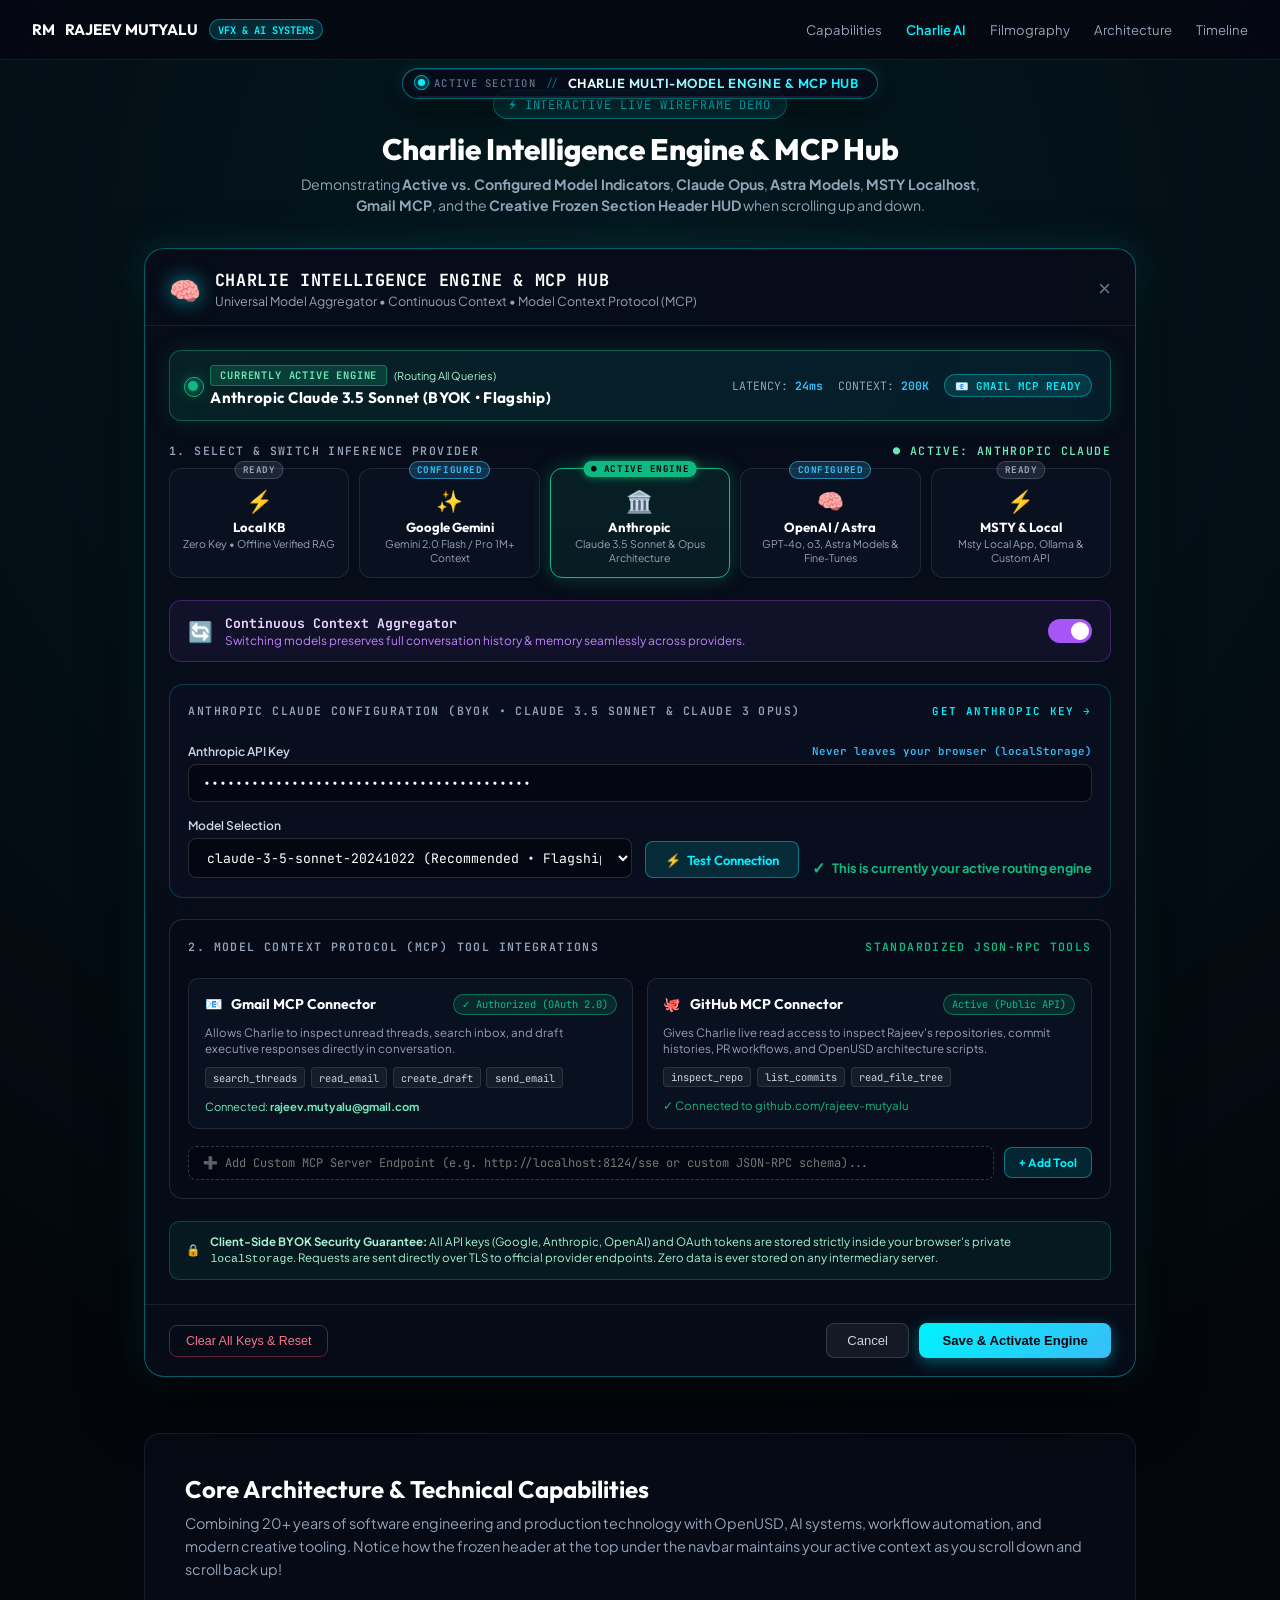
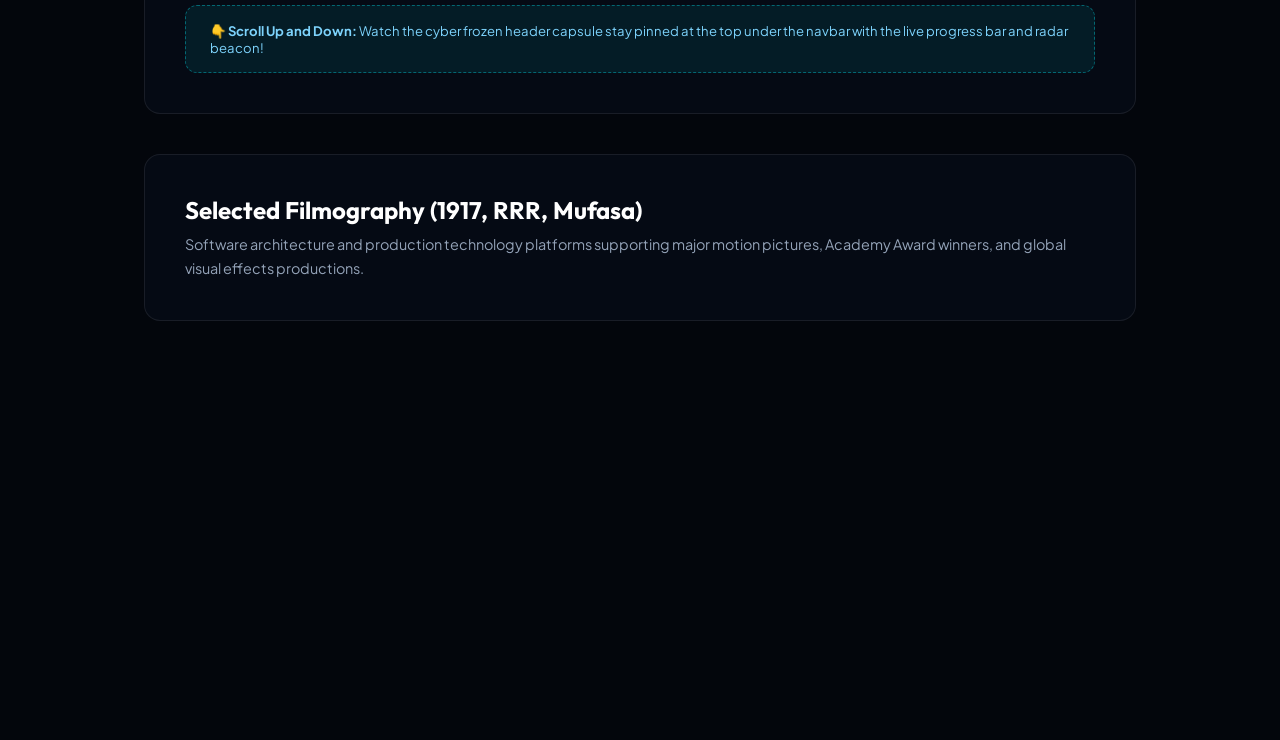
<file: wireframe-charlie-engine.html>
<!DOCTYPE html>
<html lang="en">
<head>
  <meta charset="UTF-8">
  <meta name="viewport" content="width=device-width, initial-scale=1.0">
  <title>Wireframe — Charlie Multi-Model Engine, MCP Hub &amp; Frozen HUD</title>
  <link rel="preconnect" href="https://fonts.googleapis.com">
  <link rel="preconnect" href="https://fonts.gstatic.com" crossorigin>
  <link href="https://fonts.googleapis.com/css2?family=JetBrains+Mono:wght@400;500;600;700&family=Outfit:wght@500;600;700;800&family=Plus+Jakarta+Sans:wght@400;500;600;700;800&display=swap" rel="stylesheet">
  <style>
    :root {
      --bg-dark: #03060c;
      --card-bg: rgba(7, 12, 26, 0.88);
      --card-border: rgba(0, 242, 254, 0.25);
      --accent-cyan: #00f2fe;
      --accent-violet: #a855f7;
      --accent-blue: #38bdf8;
      --accent-amber: #f59e0b;
      --accent-emerald: #10b981;
      --text-main: #f8fafc;
      --text-muted: #94a3b8;
    }

    * { box-sizing: border-box; margin: 0; padding: 0; }

    body {
      background: var(--bg-dark) radial-gradient(circle at 50% 10%, rgba(0, 242, 254, 0.08), transparent 60%);
      color: var(--text-main);
      font-family: 'Plus Jakarta Sans', sans-serif;
      min-height: 250vh; /* Deliberate scroll height to demonstrate scrolling up and down */
      padding-bottom: 5rem;
    }

    /* Fixed Top Navbar */
    .top-nav {
      position: fixed;
      top: 0;
      left: 0;
      right: 0;
      height: 60px;
      background: rgba(5, 8, 17, 0.94);
      backdrop-filter: blur(20px);
      -webkit-backdrop-filter: blur(20px);
      border-bottom: 1px solid rgba(255, 255, 255, 0.08);
      display: flex;
      align-items: center;
      justify-content: space-between;
      padding: 0 2rem;
      z-index: 1000;
    }

    .nav-brand {
      display: flex;
      align-items: center;
      gap: 0.65rem;
      font-family: 'Outfit', sans-serif;
      font-weight: 700;
      font-size: 0.95rem;
      color: #fff;
    }

    .nav-brand-badge {
      font-family: 'JetBrains Mono', monospace;
      font-size: 0.65rem;
      background: rgba(0, 242, 254, 0.15);
      border: 1px solid rgba(0, 242, 254, 0.4);
      color: var(--accent-cyan);
      padding: 0.15rem 0.5rem;
      border-radius: 9999px;
    }

    .nav-links {
      display: flex;
      align-items: center;
      gap: 1.5rem;
      font-size: 0.82rem;
      color: #94a3b8;
    }

    .nav-link.active {
      color: var(--accent-cyan);
      font-weight: 600;
    }

    /* =========================================================================
       FROZEN SECTION HEADER HUD (Floats at Top Under Navbar When Scrolling)
       ========================================================================= */
    .frozen-section-hud {
      position: fixed;
      top: 68px;
      left: 0;
      right: 0;
      width: 100%;
      display: flex;
      justify-content: center;
      align-items: center;
      pointer-events: none;
      z-index: 990;
      opacity: 1;
      transform: translateY(0) scale(1);
      transition: opacity 0.28s cubic-bezier(0.16, 1, 0.3, 1),
                  transform 0.28s cubic-bezier(0.16, 1, 0.3, 1);
      will-change: transform, opacity;
    }

    .hud-pill-inner {
      position: relative;
      display: inline-flex;
      align-items: center;
      gap: 0.55rem;
      padding: 0.35rem 1.15rem 0.45rem 0.95rem;
      background: rgba(6, 11, 25, 0.88);
      backdrop-filter: blur(20px) saturate(180%);
      -webkit-backdrop-filter: blur(20px) saturate(180%);
      border: 1px solid rgba(0, 242, 254, 0.38);
      border-radius: 9999px;
      box-shadow: 0 8px 30px rgba(0, 0, 0, 0.75),
                  0 0 18px rgba(0, 242, 254, 0.16),
                  inset 0 1px 0 rgba(255, 255, 255, 0.14);
      cursor: pointer;
      user-select: none;
      max-width: calc(100vw - 32px);
      box-sizing: border-box;
      pointer-events: auto;
      transition: border-color 0.25s ease,
                  box-shadow 0.25s ease,
                  transform 0.2s cubic-bezier(0.16, 1, 0.3, 1);
    }

    .hud-pill-inner:hover {
      border-color: rgba(0, 242, 254, 0.75);
      box-shadow: 0 10px 36px rgba(0, 0, 0, 0.85),
                  0 0 26px rgba(0, 242, 254, 0.35);
      transform: translateY(1px) scale(1.02);
    }

    .hud-radar-dot {
      position: relative;
      width: 7px;
      height: 7px;
      border-radius: 50%;
      background: #00f2fe;
      box-shadow: 0 0 8px #00f2fe;
      flex-shrink: 0;
    }

    .hud-pulse-ring {
      position: absolute;
      top: -4px;
      left: -4px;
      width: 15px;
      height: 15px;
      border-radius: 50%;
      border: 1.5px solid rgba(0, 242, 254, 0.75);
      animation: hudRadarRing 2.2s cubic-bezier(0.2, 0.8, 0.4, 1) infinite;
    }

    @keyframes hudRadarRing {
      0% { transform: scale(0.4); opacity: 1; }
      100% { transform: scale(1.8); opacity: 0; }
    }

    .hud-prefix {
      font-family: 'JetBrains Mono', monospace;
      font-size: 0.66rem;
      letter-spacing: 0.12em;
      text-transform: uppercase;
      color: #64748b;
      font-weight: 500;
    }

    .hud-divider {
      font-family: 'JetBrains Mono', monospace;
      font-size: 0.7rem;
      color: rgba(0, 242, 254, 0.45);
    }

    .hud-title {
      font-family: 'Outfit', sans-serif;
      font-size: 0.82rem;
      font-weight: 600;
      letter-spacing: 0.04em;
      color: #f8fafc;
      text-transform: uppercase;
      background: linear-gradient(90deg, #ffffff 0%, #00f2fe 100%);
      -webkit-background-clip: text;
      -webkit-text-fill-color: transparent;
      white-space: nowrap;
      transition: opacity 0.12s ease-out;
    }

    .hud-title.hud-morphing {
      opacity: 0;
    }

    .hud-progress-bar {
      position: absolute;
      bottom: 0;
      left: 14px;
      right: 14px;
      height: 2px;
      border-radius: 2px;
      background: rgba(255, 255, 255, 0.08);
      overflow: hidden;
    }

    .hud-progress-fill {
      height: 100%;
      width: 0%;
      background: linear-gradient(90deg, #00f2fe, #38bdf8);
      box-shadow: 0 0 6px rgba(0, 242, 254, 0.8);
      border-radius: 2px;
      transition: width 0.1s linear;
    }

    /* Main Demo Page Wrapper */
    .page-wrap {
      max-width: 1040px;
      margin: 90px auto 0;
      padding: 0 1.5rem;
    }

    /* Hero / Intro Banner */
    .intro-banner {
      text-align: center;
      margin-bottom: 2rem;
    }

    .wireframe-badge {
      display: inline-flex;
      align-items: center;
      gap: 0.5rem;
      background: rgba(0, 242, 254, 0.12);
      border: 1px solid rgba(0, 242, 254, 0.4);
      padding: 0.35rem 0.9rem;
      border-radius: 9999px;
      font-family: 'JetBrains Mono', monospace;
      font-size: 0.75rem;
      letter-spacing: 0.08em;
      color: var(--accent-cyan);
      text-transform: uppercase;
      margin-bottom: 0.65rem;
    }

    .wireframe-title {
      font-family: 'Outfit', sans-serif;
      font-size: 1.85rem;
      font-weight: 800;
      color: #fff;
      margin-bottom: 0.4rem;
    }

    .wireframe-desc {
      font-size: 0.88rem;
      color: var(--text-muted);
      max-width: 680px;
      margin: 0 auto;
      line-height: 1.5;
    }

    /* =========================================================================
       MODAL CHASSIS
       ========================================================================= */
    .modal-chassis {
      background: rgba(7, 12, 26, 0.92);
      border: 1px solid rgba(0, 242, 254, 0.35);
      border-radius: 20px;
      box-shadow: 0 25px 60px rgba(0, 0, 0, 0.85), 0 0 35px rgba(0, 242, 254, 0.15);
      backdrop-filter: blur(28px);
      -webkit-backdrop-filter: blur(28px);
      overflow: hidden;
      margin-bottom: 3.5rem;
    }

    .modal-header {
      padding: 1.25rem 1.5rem 1rem;
      border-bottom: 1px solid rgba(255, 255, 255, 0.08);
      display: flex;
      align-items: center;
      justify-content: space-between;
    }

    .modal-header-left {
      display: flex;
      align-items: center;
      gap: 0.85rem;
    }

    .modal-header-icon {
      font-size: 1.6rem;
      filter: drop-shadow(0 0 10px rgba(0, 242, 254, 0.6));
    }

    .modal-headline {
      font-family: 'JetBrains Mono', monospace;
      font-size: 1.05rem;
      font-weight: 700;
      letter-spacing: 0.04em;
      color: #fff;
    }

    .modal-subline {
      font-size: 0.78rem;
      color: var(--text-muted);
      margin-top: 2px;
    }

    .modal-close-btn {
      background: transparent;
      border: none;
      color: #64748b;
      font-size: 1.4rem;
      cursor: pointer;
    }

    .modal-body {
      padding: 1.5rem;
      display: flex;
      flex-direction: column;
      gap: 1.35rem;
    }

    /* =========================================================================
       NEW: LIVE ACTIVE ENGINE TELEMETRY BANNER (Shows What Is ALREADY Active)
       ========================================================================= */
    .active-engine-hud-banner {
      background: linear-gradient(90deg, rgba(16, 185, 129, 0.12) 0%, rgba(6, 182, 212, 0.1) 100%);
      border: 1px solid rgba(16, 185, 129, 0.4);
      border-radius: 12px;
      padding: 0.85rem 1.15rem;
      display: flex;
      align-items: center;
      justify-content: space-between;
      gap: 1rem;
      box-shadow: 0 0 25px rgba(16, 185, 129, 0.15);
    }

    .engine-hud-left {
      display: flex;
      align-items: center;
      gap: 0.75rem;
    }

    .engine-pulse-beacon {
      width: 10px;
      height: 10px;
      border-radius: 50%;
      background: #10b981;
      box-shadow: 0 0 10px #10b981, 0 0 20px rgba(16, 185, 129, 0.7);
      position: relative;
    }

    .engine-pulse-beacon::after {
      content: '';
      position: absolute;
      top: -4px;
      left: -4px;
      width: 18px;
      height: 18px;
      border-radius: 50%;
      border: 1.5px solid #10b981;
      animation: hudRadarRing 2s infinite;
    }

    .engine-hud-status-badge {
      font-family: 'JetBrains Mono', monospace;
      font-size: 0.65rem;
      background: rgba(16, 185, 129, 0.2);
      border: 1px solid rgba(16, 185, 129, 0.5);
      color: #6ee7b7;
      padding: 0.15rem 0.55rem;
      border-radius: 4px;
      font-weight: 700;
      letter-spacing: 0.08em;
    }

    .engine-hud-name {
      font-family: 'Outfit', sans-serif;
      font-size: 0.95rem;
      font-weight: 700;
      color: #ffffff;
      letter-spacing: 0.02em;
    }

    .engine-hud-right {
      display: flex;
      align-items: center;
      gap: 0.95rem;
      font-family: 'JetBrains Mono', monospace;
      font-size: 0.72rem;
      color: #94a3b8;
    }

    .engine-hud-right strong {
      color: #38bdf8;
    }

    .hud-metric-pill {
      background: rgba(0, 242, 254, 0.12);
      border: 1px solid rgba(0, 242, 254, 0.35);
      color: var(--accent-cyan);
      padding: 0.2rem 0.6rem;
      border-radius: 9999px;
      font-size: 0.68rem;
      font-weight: 600;
    }

    /* Section Headings */
    .section-label {
      font-family: 'JetBrains Mono', monospace;
      font-size: 0.72rem;
      font-weight: 600;
      letter-spacing: 0.12em;
      text-transform: uppercase;
      color: #94a3b8;
      margin-bottom: 0.65rem;
      display: flex;
      align-items: center;
      justify-content: space-between;
    }

    /* 5-Provider Deck */
    .providers-grid {
      display: grid;
      grid-template-columns: repeat(5, 1fr);
      gap: 0.65rem;
    }

    .provider-card {
      background: rgba(12, 19, 36, 0.7);
      border: 1px solid rgba(255, 255, 255, 0.09);
      border-radius: 12px;
      padding: 0.85rem 0.65rem;
      text-align: center;
      cursor: pointer;
      transition: all 0.25s cubic-bezier(0.16, 1, 0.3, 1);
      position: relative;
    }

    .provider-card:hover {
      border-color: rgba(0, 242, 254, 0.45);
      background: rgba(15, 24, 46, 0.9);
      transform: translateY(-2px);
    }

    /* Active selected for inspection */
    .provider-card.selected-inspect {
      border-color: var(--accent-cyan);
      background: rgba(0, 242, 254, 0.08);
      box-shadow: 0 0 20px rgba(0, 242, 254, 0.25);
    }

    /* Active & LIVE routing model */
    .provider-card.is-active-routing {
      border-color: #10b981 !important;
      background: rgba(16, 185, 129, 0.1) !important;
      box-shadow: 0 0 20px rgba(16, 185, 129, 0.3) !important;
    }

    .provider-state-tag {
      position: absolute;
      top: -8px;
      left: 50%;
      transform: translateX(-50%);
      font-family: 'JetBrains Mono', monospace;
      font-size: 0.58rem;
      font-weight: 700;
      letter-spacing: 0.06em;
      padding: 0.12rem 0.45rem;
      border-radius: 9999px;
      white-space: nowrap;
      text-transform: uppercase;
    }

    .provider-state-tag.active-tag {
      background: #10b981;
      color: #03060c;
      box-shadow: 0 0 10px rgba(16, 185, 129, 0.7);
    }

    .provider-state-tag.configured-tag {
      background: rgba(56, 189, 248, 0.2);
      border: 1px solid rgba(56, 189, 248, 0.6);
      color: #38bdf8;
    }

    .provider-state-tag.idle-tag {
      background: rgba(148, 163, 184, 0.15);
      border: 1px solid rgba(148, 163, 184, 0.3);
      color: #94a3b8;
    }

    .provider-icon {
      font-size: 1.35rem;
      margin-top: 0.25rem;
      margin-bottom: 0.35rem;
    }

    .provider-name {
      font-family: 'Outfit', sans-serif;
      font-size: 0.82rem;
      font-weight: 700;
      color: #fff;
      margin-bottom: 2px;
    }

    .provider-desc {
      font-size: 0.66rem;
      color: #94a3b8;
      line-height: 1.25;
    }

    /* Context Aggregator Switch Box */
    .aggregator-bar {
      background: rgba(168, 85, 247, 0.08);
      border: 1px solid rgba(168, 85, 247, 0.3);
      border-radius: 12px;
      padding: 0.85rem 1.15rem;
      display: flex;
      align-items: center;
      justify-content: space-between;
      gap: 1rem;
    }

    .aggregator-info {
      display: flex;
      align-items: center;
      gap: 0.75rem;
    }

    .aggregator-icon { font-size: 1.25rem; }

    .aggregator-title {
      font-family: 'JetBrains Mono', monospace;
      font-size: 0.82rem;
      font-weight: 700;
      color: #e9d5ff;
    }

    .aggregator-desc {
      font-size: 0.74rem;
      color: #c084fc;
      margin-top: 1px;
    }

    /* Toggle Switch */
    .toggle-switch {
      position: relative;
      display: inline-block;
      width: 44px;
      height: 24px;
      flex-shrink: 0;
    }
    .toggle-switch input { opacity: 0; width: 0; height: 0; }
    .slider {
      position: absolute; cursor: pointer; top: 0; left: 0; right: 0; bottom: 0;
      background-color: #334155;
      transition: .3s;
      border-radius: 24px;
    }
    .slider:before {
      position: absolute; content: ""; height: 18px; width: 18px; left: 3px; bottom: 3px;
      background-color: white;
      transition: .3s;
      border-radius: 50%;
    }
    input:checked + .slider { background-color: var(--accent-violet); }
    input:checked + .slider:before { transform: translateX(20px); }

    /* Provider Settings Box */
    .settings-panel {
      background: rgba(10, 16, 32, 0.75);
      border: 1px solid rgba(0, 242, 254, 0.2);
      border-radius: 14px;
      padding: 1.15rem;
      display: flex;
      flex-direction: column;
      gap: 0.95rem;
    }

    .field-row {
      display: flex;
      gap: 0.85rem;
      align-items: flex-end;
    }

    .field-group {
      display: flex;
      flex-direction: column;
      gap: 0.35rem;
      flex: 1;
    }

    .field-label {
      font-size: 0.75rem;
      font-weight: 600;
      color: #cbd5e1;
      display: flex;
      justify-content: space-between;
    }

    .field-tip {
      font-family: 'JetBrains Mono', monospace;
      font-size: 0.68rem;
      color: #38bdf8;
    }

    .input-wrap {
      position: relative;
      display: flex;
      align-items: center;
    }

    .text-input, .select-input {
      width: 100%;
      background: rgba(4, 7, 16, 0.85);
      border: 1px solid rgba(255, 255, 255, 0.14);
      border-radius: 8px;
      padding: 0.6rem 0.85rem;
      font-family: 'JetBrains Mono', monospace;
      font-size: 0.82rem;
      color: #fff;
      outline: none;
      transition: border-color 0.2s;
    }

    .text-input:focus, .select-input:focus {
      border-color: var(--accent-cyan);
      box-shadow: 0 0 10px rgba(0, 242, 254, 0.25);
    }

    .btn-test {
      background: rgba(0, 242, 254, 0.12);
      border: 1px solid rgba(0, 242, 254, 0.4);
      color: var(--accent-cyan);
      font-family: 'Outfit', sans-serif;
      font-size: 0.82rem;
      font-weight: 600;
      padding: 0.6rem 1.15rem;
      border-radius: 8px;
      cursor: pointer;
      display: inline-flex;
      align-items: center;
      gap: 0.4rem;
      white-space: nowrap;
      transition: all 0.2s;
    }
    .btn-test:hover {
      background: var(--accent-cyan);
      color: #040711;
      box-shadow: 0 0 15px rgba(0, 242, 254, 0.4);
    }

    .btn-activate-provider {
      background: linear-gradient(135deg, #10b981 0%, #059669 100%);
      border: none;
      color: #fff;
      font-family: 'Outfit', sans-serif;
      font-size: 0.82rem;
      font-weight: 700;
      padding: 0.6rem 1.25rem;
      border-radius: 8px;
      cursor: pointer;
      display: inline-flex;
      align-items: center;
      gap: 0.45rem;
      white-space: nowrap;
      box-shadow: 0 0 15px rgba(16, 185, 129, 0.4);
      transition: all 0.2s;
    }
    .btn-activate-provider:hover {
      box-shadow: 0 0 25px rgba(16, 185, 129, 0.7);
      transform: translateY(-1px);
    }

    /* MCP Hub Section */
    .mcp-box {
      border: 1px solid rgba(255, 255, 255, 0.12);
      border-radius: 14px;
      background: rgba(6, 10, 22, 0.6);
      padding: 1.15rem;
      display: flex;
      flex-direction: column;
      gap: 0.85rem;
    }

    .mcp-grid {
      display: grid;
      grid-template-columns: 1fr 1fr;
      gap: 0.85rem;
    }

    .mcp-card {
      background: rgba(12, 19, 36, 0.7);
      border: 1px solid rgba(255, 255, 255, 0.1);
      border-radius: 10px;
      padding: 0.95rem;
      display: flex;
      flex-direction: column;
      justify-content: space-between;
      gap: 0.65rem;
    }

    .mcp-card-top {
      display: flex;
      align-items: center;
      justify-content: space-between;
    }

    .mcp-card-brand {
      display: flex;
      align-items: center;
      gap: 0.55rem;
      font-family: 'Outfit', sans-serif;
      font-weight: 700;
      font-size: 0.88rem;
    }

    .mcp-status-pill {
      font-family: 'JetBrains Mono', monospace;
      font-size: 0.65rem;
      padding: 0.15rem 0.5rem;
      border-radius: 9999px;
      border: 1px solid rgba(255, 255, 255, 0.12);
      color: #94a3b8;
    }

    .mcp-status-pill.connected {
      border-color: rgba(16, 185, 129, 0.5);
      background: rgba(16, 185, 129, 0.15);
      color: var(--accent-emerald);
    }

    .mcp-desc {
      font-size: 0.72rem;
      color: #94a3b8;
      line-height: 1.35;
    }

    .mcp-tools-list {
      display: flex;
      flex-wrap: wrap;
      gap: 0.35rem;
    }

    .mcp-tool-tag {
      font-family: 'JetBrains Mono', monospace;
      font-size: 0.65rem;
      background: rgba(255, 255, 255, 0.05);
      border: 1px solid rgba(255, 255, 255, 0.1);
      padding: 0.15rem 0.45rem;
      border-radius: 4px;
      color: #cbd5e1;
    }

    .btn-connect-google {
      background: rgba(255, 255, 255, 0.08);
      border: 1px solid rgba(255, 255, 255, 0.2);
      border-radius: 6px;
      padding: 0.45rem 0.8rem;
      color: #fff;
      font-size: 0.74rem;
      font-weight: 600;
      cursor: pointer;
      display: inline-flex;
      align-items: center;
      gap: 0.45rem;
      width: fit-content;
      transition: all 0.2s;
    }
    .btn-connect-google:hover {
      background: rgba(255, 255, 255, 0.15);
      border-color: #fff;
    }

    .custom-mcp-row {
      display: flex;
      gap: 0.65rem;
      align-items: center;
      margin-top: 0.2rem;
    }

    .custom-mcp-input {
      flex: 1;
      background: rgba(4, 7, 16, 0.85);
      border: 1px dashed rgba(255, 255, 255, 0.2);
      border-radius: 8px;
      padding: 0.5rem 0.85rem;
      font-family: 'JetBrains Mono', monospace;
      font-size: 0.75rem;
      color: #94a3b8;
    }

    /* Security banner */
    .sec-banner {
      background: rgba(16, 185, 129, 0.08);
      border: 1px solid rgba(16, 185, 129, 0.3);
      border-radius: 10px;
      padding: 0.75rem 1rem;
      font-size: 0.72rem;
      color: #a7f3d0;
      display: flex;
      align-items: center;
      gap: 0.65rem;
      line-height: 1.4;
    }

    /* Footer */
    .modal-footer {
      padding: 1.15rem 1.5rem;
      border-top: 1px solid rgba(255, 255, 255, 0.08);
      display: flex;
      align-items: center;
      justify-content: space-between;
    }

    .btn-clear {
      background: transparent;
      border: 1px solid rgba(244, 63, 94, 0.4);
      color: #fb7185;
      padding: 0.5rem 1rem;
      border-radius: 8px;
      font-size: 0.78rem;
      cursor: pointer;
    }

    .footer-actions {
      display: flex;
      gap: 0.65rem;
    }

    .btn-cancel {
      background: rgba(255, 255, 255, 0.06);
      border: 1px solid rgba(255, 255, 255, 0.14);
      color: #cbd5e1;
      padding: 0.55rem 1.25rem;
      border-radius: 8px;
      font-size: 0.82rem;
      cursor: pointer;
    }

    .btn-save {
      background: linear-gradient(135deg, #00f2fe 0%, #38bdf8 100%);
      border: none;
      color: #040711;
      font-weight: 700;
      padding: 0.55rem 1.45rem;
      border-radius: 8px;
      font-size: 0.82rem;
      cursor: pointer;
      box-shadow: 0 4px 15px rgba(0, 242, 254, 0.35);
      transition: all 0.2s;
    }

    /* Demonstration Mock Page Sections (to show scroll-up and scroll-down freeze) */
    .demo-section {
      background: rgba(8, 14, 28, 0.6);
      border: 1px solid rgba(255, 255, 255, 0.08);
      border-radius: 16px;
      padding: 2.5rem;
      margin-bottom: 2.5rem;
    }

    .demo-section-title {
      font-family: 'Outfit', sans-serif;
      font-size: 1.5rem;
      font-weight: 700;
      color: #fff;
      margin-bottom: 0.5rem;
    }

    .demo-section-desc {
      color: #94a3b8;
      font-size: 0.9rem;
      line-height: 1.6;
    }

    .scroll-hint-box {
      background: rgba(0, 242, 254, 0.08);
      border: 1px dashed rgba(0, 242, 254, 0.35);
      border-radius: 12px;
      padding: 1rem 1.5rem;
      margin-top: 1.5rem;
      display: flex;
      align-items: center;
      gap: 1rem;
      font-size: 0.82rem;
      color: #7dd3fc;
    }

    @media (max-width: 768px) {
      .frozen-section-hud {
        top: 56px;
        left: 0;
        right: 0;
        width: 100%;
      }
      .hud-pill-inner {
        padding: 0.28rem 0.85rem 0.35rem 0.75rem;
        gap: 0.4rem;
        max-width: calc(100vw - 24px);
        box-sizing: border-box;
      }
      .hud-prefix,
      .hud-divider {
        display: none;
      }
      .hud-title {
        font-size: 0.74rem;
        max-width: calc(100vw - 64px);
        overflow: hidden;
        text-overflow: ellipsis;
        white-space: nowrap;
        text-align: center;
      }
      .providers-grid { grid-template-columns: repeat(2, 1fr); }
      .mcp-grid { grid-template-columns: 1fr; }
    }
  </style>
</head>
<body>

  <!-- 1. Fixed Top Navbar -->
  <header class="top-nav">
    <div class="nav-brand">
      <span>RM</span>
      <span>RAJEEV MUTYALU</span>
      <span class="nav-brand-badge">VFX &amp; AI SYSTEMS</span>
    </div>
    <nav class="nav-links">
      <span class="nav-link">Capabilities</span>
      <span class="nav-link active">Charlie AI</span>
      <span class="nav-link">Filmography</span>
      <span class="nav-link">Architecture</span>
      <span class="nav-link">Timeline</span>
    </nav>
  </header>

  <!-- 2. Creative Frozen Section Header HUD (Frozen on Scroll) -->
  <div id="frozenSectionHUD" class="frozen-section-hud" title="Click to scroll to top of section">
    <div class="hud-pill-inner">
      <span class="hud-radar-dot">
        <span class="hud-pulse-ring"></span>
      </span>
      <span class="hud-prefix">Active Section</span>
      <span class="hud-divider">//</span>
      <span id="hudSectionTitle" class="hud-title">CHARLIE MULTI-MODEL ENGINE &amp; MCP HUB</span>
      <div class="hud-progress-bar">
        <div id="hudProgressFill" class="hud-progress-fill"></div>
      </div>
    </div>
  </div>

  <div class="page-wrap">
    <!-- Intro / Overview -->
    <div class="intro-banner" id="topIntro">
      <div class="wireframe-badge">⚡ Interactive Live Wireframe Demo</div>
      <h1 class="wireframe-title">Charlie Intelligence Engine &amp; MCP Hub</h1>
      <p class="wireframe-desc">
        Demonstrating <strong>Active vs. Configured Model Indicators</strong>, <strong>Claude Opus</strong>, <strong>Astra Models</strong>, <strong>MSTY Localhost</strong>, <strong>Gmail MCP</strong>, and the <strong>Creative Frozen Section Header HUD</strong> when scrolling up and down.
      </p>
    </div>

    <!-- The Intelligence Engine Modal Chassis -->
    <div class="modal-chassis" id="engineModalSection">
      <!-- Header -->
      <div class="modal-header">
        <div class="modal-header-left">
          <span class="modal-header-icon">🧠</span>
          <div>
            <div class="modal-headline">CHARLIE INTELLIGENCE ENGINE &amp; MCP HUB</div>
            <div class="modal-subline">Universal Model Aggregator &bull; Continuous Context &bull; Model Context Protocol (MCP)</div>
          </div>
        </div>
        <button class="modal-close-btn" title="Close">&times;</button>
      </div>

      <div class="modal-body">
        <!-- Live Active Engine Telemetry Banner (SHOWS WHAT IS CURRENTLY ACTIVE) -->
        <div class="active-engine-hud-banner" id="activeEngineHudBanner">
          <div class="engine-hud-left">
            <span class="engine-pulse-beacon"></span>
            <div>
              <div style="display:flex; align-items:center; gap:0.4rem; margin-bottom:2px;">
                <span class="engine-hud-status-badge">CURRENTLY ACTIVE ENGINE</span>
                <span style="font-size:0.68rem; color:#a7f3d0;">(Routing All Queries)</span>
              </div>
              <div class="engine-hud-name" id="currentActiveEngineName">Anthropic Claude 3.5 Sonnet (BYOK)</div>
            </div>
          </div>
          <div class="engine-hud-right">
            <span>LATENCY: <strong>24ms</strong></span>
            <span>CONTEXT: <strong>200K</strong></span>
            <span class="hud-metric-pill" id="hudActiveMcpBadge">📧 GMAIL MCP READY</span>
          </div>
        </div>

        <!-- 1. Five Provider Selector Grid with State Badges -->
        <div>
          <div class="section-label">
            <span>1. Select &amp; Switch Inference Provider</span>
            <span style="color: #6ee7b7;" id="providerHeaderHint">● Active: Anthropic Claude</span>
          </div>
          <div class="providers-grid">
            <!-- Local KB -->
            <div class="provider-card" data-provider="local">
              <span class="provider-state-tag idle-tag">READY</span>
              <div class="provider-icon">⚡</div>
              <div class="provider-name">Local KB</div>
              <div class="provider-desc">Zero Key • Offline Verified RAG</div>
            </div>

            <!-- Google Gemini -->
            <div class="provider-card" data-provider="gemini">
              <span class="provider-state-tag configured-tag">CONFIGURED</span>
              <div class="provider-icon">✨</div>
              <div class="provider-name">Google Gemini</div>
              <div class="provider-desc">Gemini 2.0 Flash / Pro 1M+ Context</div>
            </div>

            <!-- Anthropic Claude (Currently Active) -->
            <div class="provider-card selected-inspect is-active-routing" data-provider="claude">
              <span class="provider-state-tag active-tag">● ACTIVE ENGINE</span>
              <div class="provider-icon">🏛️</div>
              <div class="provider-name">Anthropic</div>
              <div class="provider-desc">Claude 3.5 Sonnet &amp; Opus Architecture</div>
            </div>

            <!-- OpenAI / Astra -->
            <div class="provider-card" data-provider="openai">
              <span class="provider-state-tag configured-tag">CONFIGURED</span>
              <div class="provider-icon">🧠</div>
              <div class="provider-name">OpenAI / Astra</div>
              <div class="provider-desc">GPT-4o, o3, Astra Models &amp; Fine-Tunes</div>
            </div>

            <!-- MSTY & Local -->
            <div class="provider-card" data-provider="msty">
              <span class="provider-state-tag idle-tag">READY (10808)</span>
              <div class="provider-icon">⚡</div>
              <div class="provider-name">MSTY &amp; Local</div>
              <div class="provider-desc">Msty Local App, Ollama &amp; Custom API</div>
            </div>
          </div>
        </div>

        <!-- 2. Continuous Context Aggregator Switch -->
        <div class="aggregator-bar">
          <div class="aggregator-info">
            <span class="aggregator-icon">🔄</span>
            <div>
              <div class="aggregator-title">Continuous Context Aggregator</div>
              <div class="aggregator-desc">Switching models preserves full conversation history &amp; memory seamlessly across providers.</div>
            </div>
          </div>
          <label class="toggle-switch">
            <input type="checkbox" checked id="aggregatorToggle">
            <span class="slider"></span>
          </label>
        </div>

        <!-- 3. Provider Settings Panel (Dynamic per provider) -->
        <div class="settings-panel" id="providerSettingsPanel">
          <!-- Populated dynamically via JavaScript below -->
        </div>

        <!-- 4. Model Context Protocol (MCP) Hub -->
        <div class="mcp-box">
          <div class="section-label">
            <span>2. Model Context Protocol (MCP) Tool Integrations</span>
            <span style="color: var(--accent-emerald);">Standardized JSON-RPC Tools</span>
          </div>

          <div class="mcp-grid">
            <!-- Gmail MCP -->
            <div class="mcp-card">
              <div class="mcp-card-top">
                <div class="mcp-card-brand">
                  <span>📧</span>
                  <span>Gmail MCP Connector</span>
                </div>
                <span class="mcp-status-pill connected" id="gmailStatusPill">✓ Authorized (OAuth 2.0)</span>
              </div>
              <div class="mcp-desc">Allows Charlie to inspect unread threads, search inbox, and draft executive responses directly in conversation.</div>
              <div class="mcp-tools-list">
                <span class="mcp-tool-tag">search_threads</span>
                <span class="mcp-tool-tag">read_email</span>
                <span class="mcp-tool-tag">create_draft</span>
                <span class="mcp-tool-tag">send_email</span>
              </div>
              <div style="font-size:0.7rem; color:#6ee7b7;">Connected: <strong>rajeev.mutyalu@gmail.com</strong></div>
            </div>

            <!-- GitHub MCP -->
            <div class="mcp-card">
              <div class="mcp-card-top">
                <div class="mcp-card-brand">
                  <span>🐙</span>
                  <span>GitHub MCP Connector</span>
                </div>
                <span class="mcp-status-pill connected">Active (Public API)</span>
              </div>
              <div class="mcp-desc">Gives Charlie live read access to inspect Rajeev's repositories, commit histories, PR workflows, and OpenUSD architecture scripts.</div>
              <div class="mcp-tools-list">
                <span class="mcp-tool-tag">inspect_repo</span>
                <span class="mcp-tool-tag">list_commits</span>
                <span class="mcp-tool-tag">read_file_tree</span>
              </div>
              <div style="font-size: 0.72rem; color: #10b981;">✓ Connected to github.com/rajeev-mutyalu</div>
            </div>
          </div>

          <!-- Custom MCP Endpoint -->
          <div class="custom-mcp-row">
            <input type="text" class="custom-mcp-input" placeholder="➕ Add Custom MCP Server Endpoint (e.g. http://localhost:8124/sse or custom JSON-RPC schema)...">
            <button class="btn-test" style="padding: 0.45rem 0.85rem; font-size: 0.75rem;">+ Add Tool</button>
          </div>
        </div>

        <!-- Security Guarantee -->
        <div class="sec-banner">
          <span>🔒</span>
          <div><strong>Client-Side BYOK Security Guarantee:</strong> All API keys (Google, Anthropic, OpenAI) and OAuth tokens are stored strictly inside your browser's private <code>localStorage</code>. Requests are sent directly over TLS to official provider endpoints. Zero data is ever stored on any intermediary server.</div>
        </div>
      </div>

      <!-- Footer -->
      <div class="modal-footer">
        <button class="btn-clear">Clear All Keys &amp; Reset</button>
        <div class="footer-actions">
          <button class="btn-cancel">Cancel</button>
          <button class="btn-save">Save &amp; Activate Engine</button>
        </div>
      </div>
    </div>

    <!-- Demonstration Sections to Test Scrolling UP & DOWN with the Frozen Header -->
    <section class="demo-section" id="capabilitiesSection">
      <div class="demo-section-title">Core Architecture &amp; Technical Capabilities</div>
      <p class="demo-section-desc">
        Combining 20+ years of software engineering and production technology with OpenUSD, AI systems, workflow automation, and modern creative tooling. Notice how the frozen header at the top under the navbar maintains your active context as you scroll down and scroll back up!
      </p>
      <div class="scroll-hint-box">
        <span>👇 <strong>Scroll Up and Down:</strong> Watch the cyber frozen header capsule stay pinned at the top under the navbar with the live progress bar and radar beacon!</span>
      </div>
    </section>

    <section class="demo-section" id="filmographySection">
      <div class="demo-section-title">Selected Filmography (1917, RRR, Mufasa)</div>
      <p class="demo-section-desc">
        Software architecture and production technology platforms supporting major motion pictures, Academy Award winners, and global visual effects productions.
      </p>
    </section>
  </div>

  <script>
    // State Tracking
    let activeEngineId = 'claude';
    let currentlyInspectingId = 'claude';

    const engineDisplayNames = {
      claude: 'Anthropic Claude 3.5 Sonnet (BYOK • Flagship)',
      gemini: 'Google Gemini 2.0 Flash (BYOK • 1M+ Context)',
      openai: 'OpenAI GPT-4o / Astra Studio (BYOK)',
      msty: 'MSTY Localhost (http://localhost:10808/v1)',
      local: 'Local Knowledge Base (Offline Ground Truth)'
    };

    const hudSectionTitle = document.getElementById('hudSectionTitle');
    const currentActiveEngineName = document.getElementById('currentActiveEngineName');
    const providerHeaderHint = document.getElementById('providerHeaderHint');
    const panel = document.getElementById('providerSettingsPanel');
    const cards = document.querySelectorAll('.provider-card');
    const hudProgressFill = document.getElementById('hudProgressFill');

    function updateActiveEngineUI() {
      // 1. Update Top Banner
      currentActiveEngineName.textContent = engineDisplayNames[activeEngineId];
      providerHeaderHint.textContent = `● Active: ${engineDisplayNames[activeEngineId].split(' ')[0]} ${engineDisplayNames[activeEngineId].split(' ')[1] || ''}`;

      // 2. Update Card Badges
      cards.forEach(c => {
        const pId = c.getAttribute('data-provider');
        const badge = c.querySelector('.provider-state-tag');
        
        if (pId === activeEngineId) {
          c.classList.add('is-active-routing');
          badge.className = 'provider-state-tag active-tag';
          badge.textContent = '● ACTIVE ENGINE';
        } else {
          c.classList.remove('is-active-routing');
          if (pId === 'gemini' || pId === 'openai') {
            badge.className = 'provider-state-tag configured-tag';
            badge.textContent = 'CONFIGURED';
          } else {
            badge.className = 'provider-state-tag idle-tag';
            badge.textContent = 'READY';
          }
        }
      });

      // 3. Update Frozen Header HUD Title
      if (window.pageYOffset > 100) {
        hudSectionTitle.textContent = `CHARLIE ENGINE // ACTIVE: ${engineDisplayNames[activeEngineId].toUpperCase()}`;
      }
    }

    function renderProviderSettings(pId) {
      currentlyInspectingId = pId;
      const isCurrentlyActive = (pId === activeEngineId);

      const activateBtnHtml = isCurrentlyActive 
        ? `<div style="display:flex; align-items:center; gap:0.4rem; color:#10b981; font-size:0.8rem; font-weight:700;"><span style="font-size:1rem;">✓</span> This is currently your active routing engine</div>`
        : `<button type="button" class="btn-activate-provider" onclick="setAsActiveEngine('${pId}')">
             <span>🚀</span>
             <span>Activate as Current Engine</span>
           </button>`;

      if (pId === 'claude') {
        panel.innerHTML = `
          <div class="section-label">
            <span>Anthropic Claude Configuration (BYOK • Claude 3.5 Sonnet &amp; Claude 3 Opus)</span>
            <a href="https://console.anthropic.com/" target="_blank" style="color: var(--accent-cyan); font-size: 0.68rem; text-decoration: none;">Get Anthropic Key &rarr;</a>
          </div>
          <div class="field-group">
            <div class="field-label">
              <span>Anthropic API Key</span>
              <span class="field-tip">Never leaves your browser (localStorage)</span>
            </div>
            <div class="input-wrap">
              <input type="password" class="text-input" value="sk-ant-api03-sample-key-encrypted-locally" placeholder="sk-ant-...">
            </div>
          </div>
          <div class="field-row">
            <div class="field-group">
              <div class="field-label">Model Selection</div>
              <select class="select-input">
                <option selected>claude-3-5-sonnet-20241022 (Recommended • Flagship Architecture &amp; Code)</option>
                <option>claude-3-opus-20240229 (Claude 3 Opus • Deep Frontier Reasoning)</option>
                <option>claude-3-5-haiku-20241022 (Ultra-Fast Lightweight Chat)</option>
                <option>⚙️ Custom Model Identifier (e.g. Fabel, experimental Claude IDs)...</option>
              </select>
            </div>
            <button class="btn-test">
              <span>⚡</span>
              <span>Test Connection</span>
            </button>
            ${activateBtnHtml}
          </div>
        `;
      } else if (pId === 'msty') {
        panel.innerHTML = `
          <div class="section-label">
            <span>MSTY Local AI &amp; OpenAI-Compatible Local Endpoint</span>
            <span style="color: var(--accent-amber); font-size: 0.68rem;">Desktop App • Localhost API</span>
          </div>
          <div class="field-row">
            <div class="field-group flex-2">
              <div class="field-label">
                <span>MSTY / Localhost Server URL</span>
                <span class="field-tip">Msty default: http://localhost:10808/v1</span>
              </div>
              <input type="text" class="text-input" value="http://localhost:10808/v1" placeholder="http://localhost:10808/v1 or http://localhost:11434/v1">
            </div>
            <div class="field-group flex-1">
              <div class="field-label">API Key (Optional)</div>
              <input type="password" class="text-input" placeholder="Optional local token">
            </div>
          </div>
          <div class="field-row">
            <div class="field-group">
              <div class="field-label">Model Identifier (e.g. Fabel, Mistral, Llama, Astra Local)</div>
              <input type="text" class="text-input" value="fable-vfx-70b" placeholder="e.g. fable, mistral-large, llama-3.3, astra-local">
            </div>
            <button class="btn-test">
              <span>⚡</span>
              <span>Ping MSTY App</span>
            </button>
            ${activateBtnHtml}
          </div>
          <div style="font-size: 0.72rem; color: #94a3b8; line-height: 1.4;">
            💡 <strong>How MSTY Works:</strong> Launch the <a href="https://msty.app" target="_blank" style="color: var(--accent-cyan);">MSTY desktop application</a> on your machine, activate its local server toggle, and Charlie in the browser will route prompts directly to your locally hosted models (Fabel, Mistral, Llama, Astra local weights) with zero cloud exposure!
          </div>
        `;
      } else if (pId === 'openai') {
        panel.innerHTML = `
          <div class="section-label">
            <span>OpenAI &amp; Astra Studio Systems (BYOK • GPT-4o, o3 &amp; Astra Custom Models)</span>
            <a href="https://platform.openai.com/api-keys" target="_blank" style="color: var(--accent-cyan); font-size: 0.68rem; text-decoration: none;">Get OpenAI Key &rarr;</a>
          </div>
          <div class="field-group">
            <div class="field-label">
              <span>OpenAI API Key</span>
              <span class="field-tip">Stored securely in localStorage</span>
            </div>
            <div class="input-wrap">
              <input type="password" class="text-input" value="sk-proj-sample-open-ai-key-authenticated" placeholder="sk-proj-...">
            </div>
          </div>
          <div class="field-row">
            <div class="field-group">
              <div class="field-label">Model Selection</div>
              <select class="select-input">
                <option selected>gpt-4o (High Precision • Flagship)</option>
                <option>gpt-4o-mini (Fast &amp; Cost-Effective)</option>
                <option>o3-mini (Advanced Reasoning)</option>
                <option>o1 (Frontier Reasoning)</option>
                <option>astra-vfx-pipeline-v3 (Astra Studio Custom Model)</option>
                <option>⚙️ Custom Fine-Tune / Astra Model ID...</option>
              </select>
            </div>
            <button class="btn-test">
              <span>⚡</span>
              <span>Test Connection</span>
            </button>
            ${activateBtnHtml}
          </div>
        `;
      } else if (pId === 'gemini') {
        panel.innerHTML = `
          <div class="section-label">
            <span>Google Gemini Configuration (BYOK • Gemini 2.0 Flash &amp; Pro)</span>
            <a href="https://aistudio.google.com/" target="_blank" style="color: var(--accent-cyan); font-size: 0.68rem; text-decoration: none;">Get Gemini Key from Google AI Studio &rarr;</a>
          </div>
          <div class="field-group">
            <div class="field-label">
              <span>Google AI Studio Key</span>
              <span class="field-tip">1M+ Token Context Window</span>
            </div>
            <div class="input-wrap">
              <input type="password" class="text-input" value="AIzaSySampleKeyAuthenticatedLive" placeholder="AIzaSy...">
            </div>
          </div>
          <div class="field-row">
            <div class="field-group">
              <div class="field-label">Model Selection</div>
              <select class="select-input">
                <option selected>gemini-2.0-flash (Recommended • Multimodal &amp; Fast)</option>
                <option>gemini-1.5-pro (Deep Multimodal Analysis • 2M Context)</option>
                <option>gemini-2.0-flash-thinking-exp (Reasoning Mode)</option>
                <option>⚙️ Custom Gemini Model ID...</option>
              </select>
            </div>
            <button class="btn-test">
              <span>⚡</span>
              <span>Test Connection</span>
            </button>
            ${activateBtnHtml}
          </div>
        `;
      } else if (pId === 'local') {
        panel.innerHTML = `
          <div class="section-label">
            <span>Local Knowledge Base Mode (Offline • Built-In RAG)</span>
            <span style="color: var(--accent-emerald); font-size: 0.68rem;">✓ 100% Client-Side Ready</span>
          </div>
          <div style="font-size: 0.8rem; color: #cbd5e1; line-height: 1.5; padding: 0.5rem 0;">
            ⚡ <strong>Zero Setup Required:</strong> Charlie operates using the built-in, indexed Ground Truth Knowledge Base. Charlie can answer in-depth questions about Rajeev Mutyalu's 20-year career, OpenUSD VFX pipeline, Astra Studios, Technicolor R&amp;D, Oscar-winning credits (<em>1917, RRR, Mufasa</em>), and architecture blueprints instantaneously without an external API key.
          </div>
          <div style="margin-top: 0.5rem;">
            ${activateBtnHtml}
          </div>
        `;
      }
    }

    window.setAsActiveEngine = function(pId) {
      activeEngineId = pId;
      updateActiveEngineUI();
      renderProviderSettings(pId);
    };

    cards.forEach(card => {
      card.addEventListener('click', () => {
        cards.forEach(c => c.classList.remove('selected-inspect'));
        card.classList.add('selected-inspect');
        const pId = card.getAttribute('data-provider');
        renderProviderSettings(pId);
      });
    });

    // =========================================================================
    // SCROLL LISTENER: Frozen Section Header HUD Behavior
    // =========================================================================
    window.addEventListener('scroll', () => {
      const scrollY = window.pageYOffset || document.documentElement.scrollTop;
      const maxScroll = document.documentElement.scrollHeight - window.innerHeight;
      const progress = Math.min(100, Math.max(0, (scrollY / maxScroll) * 100));
      hudProgressFill.style.width = progress.toFixed(1) + '%';

      const hud = document.getElementById('frozenSectionHUD');
      const modalSec = document.getElementById('engineModalSection');
      const capSec = document.getElementById('capabilitiesSection');
      const filmSec = document.getElementById('filmographySection');

      const modalRect = modalSec.getBoundingClientRect();
      const capRect = capSec.getBoundingClientRect();
      const filmRect = filmSec.getBoundingClientRect();

      let nextTitle = 'CHARLIE MULTI-MODEL ENGINE & MCP HUB';
      if (filmRect.top <= 100) {
        nextTitle = 'SELECTED FILMOGRAPHY (1917, RRR, MUFASA)';
      } else if (capRect.top <= 100) {
        nextTitle = 'CORE ARCHITECTURE & TECHNICAL CAPABILITIES';
      } else if (modalRect.top <= 100) {
        nextTitle = `CHARLIE ENGINE // ACTIVE: ${engineDisplayNames[activeEngineId].toUpperCase()}`;
      }

      if (hudSectionTitle.textContent !== nextTitle) {
        if (window._hudMorphTimer) clearTimeout(window._hudMorphTimer);
        hudSectionTitle.classList.add('hud-morphing');
        window._hudMorphTimer = setTimeout(() => {
          hudSectionTitle.textContent = nextTitle;
          hudSectionTitle.classList.remove('hud-morphing');
          window._hudMorphTimer = null;
        }, 120);
      }
    }, { passive: true });

    // Initial setup
    renderProviderSettings('claude');
    updateActiveEngineUI();
  </script>
</body>
</html>
</file>
<file: style.css>
/* ==========================================================================
   Rajeev Mutyalu Portfolio — Vetric Design System & Fetch Companion
   ========================================================================== */

:root {
  --bg-main: #020408;
  --bg-surface: #060912;
  --bg-card: rgba(8, 12, 22, 0.85);
  --bg-card-hover: rgba(14, 20, 36, 0.95);
  --bg-glass: rgba(6, 10, 18, 0.8);

  --border-subtle: rgba(255, 255, 255, 0.08);
  --border-card: rgba(255, 255, 255, 0.12);
  --border-glow: rgba(59, 130, 246, 0.4);

  --text-primary: #f8fafc;
  --text-secondary: #94a3b8;
  --text-muted: #64748b;

  --accent-blue: #3b82f6;
  --accent-cyan: #00f2fe;
  --accent-amber: #f59e0b;
  --accent-coral: #ff5742;
  --accent-violet: #8b5cf6;
  --accent-emerald: #10b981;

  --font-sans: 'Plus Jakarta Sans', -apple-system, BlinkMacSystemFont, 'Segoe UI', Roboto, sans-serif;
  --font-display: 'Plus Jakarta Sans', -apple-system, BlinkMacSystemFont, 'Segoe UI', Roboto, sans-serif;
  --font-mono: 'JetBrains Mono', monospace;

  --radius-sm: 8px;
  --radius-md: 14px;
  --radius-lg: 20px;
  --radius-full: 9999px;

  --shadow-sm: 0 4px 14px rgba(0, 0, 0, 0.45);
  --shadow-lg: 0 14px 40px rgba(0, 0, 0, 0.65);
}

/* Reset & Base */
*,
*::before,
*::after {
  box-sizing: border-box;
  margin: 0;
  padding: 0;
}

html {
  scroll-behavior: smooth;
  scroll-padding-top: 64px;
}

@media (max-width: 1024px) {
  html {
    scroll-behavior: auto !important; /* Prevents iOS Safari WebKit layer-drop black screen on long anchor scroll */
  }
}

html.instant-scroll,
html.instant-scroll *,
html.instant-scroll body,
body.is-mobile-screen,
body.is-mobile-screen html {
  scroll-behavior: auto !important;
}

body:not(.cv-body) {
  padding-top: 56px;
}

/* ==========================================================================
   ✨ Custom Cyber Scrollbar (Matching Obsidian Dark & Cyan/Blue Neon Theme)
   ========================================================================== */

/* Standard Firefox Scrollbar */
* {
  scrollbar-width: thin;
  scrollbar-color: rgba(0, 242, 254, 0.45) #050811;
}

/* Chrome, Edge, Safari, Opera & Brave Webkit Scrollbars */
::-webkit-scrollbar {
  width: 9px;
  height: 8px;
}

::-webkit-scrollbar-track {
  background: #050811;
  border-left: 1px solid rgba(255, 255, 255, 0.05);
}

::-webkit-scrollbar-thumb {
  background: linear-gradient(180deg, rgba(0, 242, 254, 0.42) 0%, rgba(59, 130, 246, 0.45) 50%, rgba(147, 51, 234, 0.38) 100%);
  border-radius: 9999px;
  border: 2px solid #050811;
  background-clip: padding-box;
  transition: all 0.25s ease;
}

::-webkit-scrollbar-thumb:hover {
  background: linear-gradient(180deg, #00f2fe 0%, #3b82f6 50%, #8b5cf6 100%);
  box-shadow: 0 0 12px rgba(0, 242, 254, 0.6);
}

::-webkit-scrollbar-corner {
  background: #050811;
}

/* Horizontal Flow Container Scrollbars (Architecture Canvas & Touch Areas) */
.arch-canvas::-webkit-scrollbar {
  height: 6px;
}

.arch-canvas::-webkit-scrollbar-track {
  background: rgba(5, 8, 17, 0.7);
  border-radius: 9999px;
}

.arch-canvas::-webkit-scrollbar-thumb {
  background: linear-gradient(90deg, rgba(0, 242, 254, 0.5), rgba(59, 130, 246, 0.5));
  border-radius: 9999px;
  border: none;
}

.arch-canvas::-webkit-scrollbar-thumb:hover {
  background: linear-gradient(90deg, #00f2fe, #3b82f6);
  box-shadow: 0 0 10px rgba(0, 242, 254, 0.7);
}

body {
  font-family: var(--font-sans);
  background-color: var(--bg-main);
  color: var(--text-primary);
  line-height: 1.6;
  overflow-x: clip;
  position: relative;
  -webkit-font-smoothing: antialiased;
}

/* ==========================================================================
   ✨ Interactive Comet Cascade Canvas Background (Inspired by getdesign.md)
   ========================================================================== */

#cometCanvas {
  position: fixed;
  top: 0;
  left: 0;
  width: 100vw;
  height: 100vh;
  z-index: 0;
  pointer-events: none;
  background: radial-gradient(circle at 50% 20%, #0a1124 0%, #050811 75%, #020408 100%);
  transition: opacity 0.4s ease;
}

#cometCanvas.fx-disabled {
  opacity: 0 !important;
  display: none !important;
  pointer-events: none !important;
}

/* ⚡ Cyber Charlie Foreground Mascot & Combat Canvas (Always On Top of All Blocks) */
#charlieCanvas {
  position: fixed;
  top: 0;
  left: 0;
  width: 100vw;
  height: 100vh;
  z-index: 99990;
  pointer-events: none;
  display: block;
}

body.combat-cursor-active #charlieCanvas {
  display: block !important;
  opacity: 1 !important;
  visibility: visible !important;
  pointer-events: none !important;
}

/* ⚡ Cyber Charlie Combat Cursor Mode - Ensure cursor is always visible across canvas & playground */
body.combat-cursor-active,
body.combat-cursor-active a,
body.combat-cursor-active button,
body.combat-cursor-active input {
  cursor: default !important;
}

body.combat-cursor-active #cometCanvas {
  cursor: crosshair !important;
}

/* 🎯 Restore Visible Cursor over Top Banner / Navigation & Game Mode Switch */
body.combat-cursor-active .navbar,
body.combat-cursor-active header.navbar,
body.combat-cursor-active .nav-container,
body.combat-cursor-active .navbar * {
  cursor: default !important;
}

body.combat-cursor-active .navbar a,
body.combat-cursor-active .navbar button,
body.combat-cursor-active .fx-switch-wrapper,
body.combat-cursor-active .fx-switch-wrapper * {
  cursor: pointer !important;
}

/* 🎯 Restore Visible Cursor over Scoreboard HUD Panel */
body.combat-cursor-active .bot-hud-widget,
body.combat-cursor-active #botHudWidget,
body.combat-cursor-active .bot-hud-widget * {
  cursor: default !important;
}

body.combat-cursor-active .bot-hud-widget button,
body.combat-cursor-active .bot-hud-widget .bot-avatar-box,
body.combat-cursor-active #botHudWidget button,
body.combat-cursor-active #botHudWidget .bot-avatar-box {
  cursor: pointer !important;
}

/* 🎯 Restore Visible Cursor over Disabled Chat Bot Window (Black Background & Lockout Popup) */
body.combat-cursor-active .ai-bot-terminal,
body.combat-cursor-active #charlie,
body.combat-cursor-active .ai-bot-lockout,
body.combat-cursor-active #aiBotLockout,
body.combat-cursor-active .ai-bot-game-lockout,
body.combat-cursor-active #aiBotGameLockout,
body.combat-cursor-active .ai-game-lockout-card,
body.combat-cursor-active .ai-lockout-card,
body.combat-cursor-active .ai-bot-terminal * {
  cursor: default !important;
}

body.combat-cursor-active .ai-disable-game-btn,
body.combat-cursor-active #aiDisableGameBtn,
body.combat-cursor-active .ai-bot-terminal a,
body.combat-cursor-active .ai-bot-terminal button,
body.combat-cursor-active .ai-bot-lockout a,
body.combat-cursor-active .ai-bot-lockout button,
body.combat-cursor-active .ai-bot-game-lockout a,
body.combat-cursor-active .ai-bot-game-lockout button {
  cursor: pointer !important;
}


/* Fun Switch Wrapper & Hint Badge */
.fx-switch-wrapper {
  display: flex;
  align-items: center;
  gap: 8px;
  background: rgba(245, 158, 11, 0.06);
  border: 1px solid rgba(245, 158, 11, 0.28);
  padding: 4px 8px 4px 10px;
  border-radius: var(--radius-full);
  transition: all 0.25s cubic-bezier(0.16, 1, 0.3, 1);
  cursor: pointer;
  outline: none;
  font-family: inherit;
  user-select: none;
}

.fx-switch-wrapper * {
  pointer-events: none;
}

.fx-switch-wrapper:hover {
  border-color: #ff7a00;
  background: rgba(255, 122, 0, 0.12);
  box-shadow: 0 0 16px rgba(255, 122, 0, 0.35);
  transform: translateY(-1px);
}

.fx-hint-badge {
  display: flex;
  align-items: center;
  gap: 6px;
  font-family: var(--font-mono);
  font-size: 0.76rem;
  font-weight: 700;
  color: #ffffff;
  letter-spacing: 0.02em;
  white-space: nowrap;
  user-select: none;
}

.fx-joy-icon {
  width: 20px;
  height: 20px;
  flex-shrink: 0;
  filter: drop-shadow(0 0 6px rgba(255, 122, 0, 0.75));
  transition: transform 0.2s ease, filter 0.2s ease;
}

.fx-switch-wrapper:hover .fx-joy-icon {
  transform: scale(1.15) rotate(-6deg);
  filter: drop-shadow(0 0 10px rgba(255, 122, 0, 1));
}

/* Minimalist Navbar FX Slider Switch */
.fx-slider-switch {
  width: 38px;
  height: 20px;
  border-radius: var(--radius-full);
  background: rgba(255, 255, 255, 0.14);
  border: 1px solid rgba(255, 255, 255, 0.2);
  position: relative;
  cursor: pointer;
  padding: 0;
  display: inline-flex;
  align-items: center;
  outline: none;
  transition: all 0.25s cubic-bezier(0.16, 1, 0.3, 1);
}

.fx-slider-switch:hover {
  border-color: var(--accent-cyan);
}

.fx-slider-knob {
  width: 12px;
  height: 12px;
  border-radius: 50%;
  background: #64748b;
  position: absolute;
  left: 3px;
  transition: all 0.25s cubic-bezier(0.16, 1, 0.3, 1);
  box-shadow: 0 2px 4px rgba(0, 0, 0, 0.4);
}

.fx-slider-switch.active {
  background: linear-gradient(135deg, rgba(0, 242, 254, 0.45), rgba(59, 130, 246, 0.55));
  border-color: var(--accent-cyan);
  box-shadow: 0 0 12px rgba(0, 242, 254, 0.4);
}

.fx-slider-switch.active .fx-slider-knob {
  left: calc(100% - 15px);
  background: #ffffff;
  box-shadow: 0 0 8px rgba(0, 242, 254, 0.9), 0 2px 4px rgba(0, 0, 0, 0.4);
}

/* Mission Announcement Toast Banner (Directly below Game Mode Switch) */
.mission-toast {
  position: fixed;
  top: 72px;
  right: 24px;
  left: auto;
  transform: translateY(0);
  z-index: 9999;
  display: flex;
  align-items: center;
  gap: 12px;
  background: rgba(9, 14, 28, 0.95);
  backdrop-filter: blur(24px);
  border: 1px solid var(--accent-cyan);
  border-radius: var(--radius-lg);
  padding: 10px 16px 10px 12px;
  box-shadow: 0 14px 40px rgba(0, 0, 0, 0.75), 0 0 25px rgba(0, 242, 254, 0.35);
  max-width: 320px;
  width: auto;
  transition: all 0.35s cubic-bezier(0.16, 1, 0.3, 1);
  user-select: none;
}

.mission-toast.hidden {
  opacity: 0 !important;
  pointer-events: none !important;
  transform: translateY(-20px) scale(0.92) !important;
}

@media (max-width: 600px) {
  .mission-toast {
    right: 12px;
    left: 12px;
    top: 68px;
    max-width: none;
    width: auto;
  }
}

.mission-toast-icon {
  font-size: 1.5rem;
  color: var(--accent-cyan);
  animation: iconPulse 1s infinite alternate;
  flex-shrink: 0;
}

.mission-toast-content {
  display: flex;
  flex-direction: column;
  gap: 2px;
}

.mission-toast-title {
  font-family: var(--font-mono);
  font-size: 0.84rem;
  font-weight: 800;
  color: var(--accent-cyan);
  letter-spacing: 0.06em;
}

.mission-toast-desc {
  font-size: 0.8rem;
  color: #f8fafc;
  line-height: 1.35;
}

.mission-toast-close {
  background: transparent;
  border: none;
  color: var(--text-muted);
  font-size: 1.25rem;
  cursor: pointer;
  line-height: 1;
  padding: 0 4px;
  border-radius: 4px;
  margin-left: auto;
  transition: color 0.15s ease;
}

.mission-toast-close:hover {
  color: #ffffff;
}

@keyframes iconPulse {
  0% {
    transform: scale(0.9);
  }

  100% {
    transform: scale(1.15);
    filter: drop-shadow(0 0 10px #00f2fe);
  }
}

/* Floating FX Preset Widget */
.fx-control-widget {
  position: fixed;
  bottom: 76px;
  right: 24px;
  z-index: 9990;
  display: flex;
  flex-direction: column;
  align-items: flex-end;
  gap: 8px;
  font-family: var(--font-sans);
  opacity: 1;
  transform: translateY(0) scale(1);
  pointer-events: auto;
  transition: opacity 0.3s cubic-bezier(0.16, 1, 0.3, 1), transform 0.3s cubic-bezier(0.16, 1, 0.3, 1), visibility 0.3s;
}

.fx-control-widget.hidden {
  display: none !important;
  opacity: 0 !important;
  pointer-events: none !important;
  visibility: hidden !important;
  transform: translateY(20px) scale(0.88) !important;
}

/* ==========================================================================
   🤖 Floating Charlie AI Quick-Access Launcher Button
   ========================================================================== */
.floating-charlie-btn {
  position: fixed;
  bottom: 24px;
  right: 24px;
  z-index: 99999;
  display: inline-flex !important;
  align-items: center;
  gap: 8px;
  background: rgba(15, 23, 42, 0.92);
  backdrop-filter: blur(18px);
  -webkit-backdrop-filter: blur(18px);
  border: 1.5px solid rgba(168, 85, 247, 0.55);
  border-radius: 999px;
  padding: 10px 18px 10px 14px;
  color: #ffffff;
  font-family: var(--font-sans);
  font-size: 0.85rem;
  font-weight: 700;
  cursor: pointer;
  box-shadow: 0 10px 30px rgba(0, 0, 0, 0.7), 0 0 22px rgba(139, 92, 246, 0.35);
  transition: transform 0.3s cubic-bezier(0.16, 1, 0.3, 1),
    border-color 0.3s ease,
    box-shadow 0.3s ease;
  user-select: none;
  text-decoration: none;
  opacity: 1 !important;
  visibility: visible !important;
}

.floating-charlie-btn:hover {
  transform: translateY(-4px) scale(1.03);
  border-color: rgba(192, 132, 252, 0.95);
  background: rgba(22, 33, 62, 0.96);
  box-shadow: 0 14px 38px rgba(0, 0, 0, 0.8), 0 0 32px rgba(168, 85, 247, 0.6);
}

.floating-charlie-btn:active {
  transform: translateY(-1px) scale(0.98);
}

.floating-charlie-btn.hidden {
  opacity: 0 !important;
  pointer-events: none !important;
  visibility: hidden !important;
  transform: translateY(20px) scale(0.9) !important;
}

.floating-charlie-pulse {
  width: 8px;
  height: 8px;
  border-radius: 50%;
  background: #a855f7;
  box-shadow: 0 0 10px #c084fc;
  animation: pulseGlow 1.8s infinite ease-in-out;
  flex-shrink: 0;
}

.floating-charlie-dock-wrap {
  width: 34px;
  height: 34px;
  border-radius: 50%;
  background: radial-gradient(circle, rgba(14, 165, 233, 0.3) 0%, rgba(2, 6, 23, 0.95) 85%);
  border: 1.5px solid rgba(0, 242, 254, 0.65);
  box-shadow: 0 0 14px rgba(0, 242, 254, 0.45);
  display: flex;
  align-items: center;
  justify-content: center;
  overflow: hidden;
  flex-shrink: 0;
  position: relative;
}

#charlieDockCanvas {
  width: 34px;
  height: 34px;
  display: block;
}

.floating-charlie-avatar {
  display: none;
}

.floating-charlie-text {
  color: #f8fafc;
  letter-spacing: 0.01em;
}

/* Input Focus Pulse Animation when teleported to Charlie */
@keyframes inputPulseGlow {
  0% {
    box-shadow: 0 0 0 0 rgba(168, 85, 247, 0.8);
    border-color: #a855f7;
  }

  50% {
    box-shadow: 0 0 0 8px rgba(168, 85, 247, 0);
    border-color: #c084fc;
  }

  100% {
    box-shadow: 0 0 0 0 rgba(168, 85, 247, 0);
  }
}

.input-pulse-highlight {
  animation: inputPulseGlow 1.2s ease-out;
  border-color: #a855f7 !important;
}

@media (max-width: 768px),
(max-height: 550px) and (orientation: landscape),
(pointer: coarse) and (max-height: 550px),
(max-device-width: 956px) and (orientation: landscape) {

  .floating-charlie-btn,
  #floatingCharlieBtn {
    display: none !important;
    visibility: hidden !important;
    pointer-events: none !important;
    opacity: 0 !important;
  }
}

body.is-mobile-screen .floating-charlie-btn,
body.is-mobile-screen #floatingCharlieBtn,
body.in-simulator .floating-charlie-btn,
body.in-simulator #floatingCharlieBtn {
  display: none !important;
  visibility: hidden !important;
  pointer-events: none !important;
  opacity: 0 !important;
}

.fx-toggle-btn {
  background: rgba(12, 18, 32, 0.85);
  border: 1px solid rgba(0, 242, 254, 0.35);
  color: #f8fafc;
  padding: 8px 16px;
  border-radius: var(--radius-full);
  font-size: 0.82rem;
  font-weight: 600;
  display: flex;
  align-items: center;
  gap: 8px;
  cursor: pointer;
  backdrop-filter: blur(14px);
  box-shadow: 0 8px 24px rgba(0, 0, 0, 0.5), 0 0 16px rgba(0, 242, 254, 0.2);
  transition: all 0.25s cubic-bezier(0.16, 1, 0.3, 1);
}

.fx-toggle-btn:hover {
  border-color: var(--accent-cyan);
  transform: translateY(-2px);
  box-shadow: 0 12px 30px rgba(0, 242, 254, 0.35);
}

.fx-panel {
  background: rgba(10, 15, 28, 0.92);
  border: 1px solid rgba(255, 255, 255, 0.12);
  border-radius: 16px;
  padding: 14px;
  width: 240px;
  backdrop-filter: blur(20px);
  box-shadow: 0 16px 40px rgba(0, 0, 0, 0.7);
  display: none;
  flex-direction: column;
  gap: 10px;
  animation: fxPanelIn 0.2s ease-out;
}

.fx-panel.open {
  display: flex;
}

@keyframes fxPanelIn {
  from {
    opacity: 0;
    transform: translateY(10px) scale(0.96);
  }

  to {
    opacity: 1;
    transform: translateY(0) scale(1);
  }
}

.fx-panel-header {
  display: flex;
  align-items: center;
  justify-content: space-between;
  font-size: 0.75rem;
  font-family: var(--font-mono);
  color: var(--accent-cyan);
  text-transform: uppercase;
  letter-spacing: 0.08em;
  padding-bottom: 6px;
  border-bottom: 1px solid rgba(255, 255, 255, 0.08);
}

.fx-theme-btn {
  background: rgba(255, 255, 255, 0.04);
  border: 1px solid rgba(255, 255, 255, 0.08);
  color: var(--text-secondary);
  border-radius: 8px;
  padding: 6px 10px;
  font-size: 0.78rem;
  font-weight: 500;
  display: flex;
  align-items: center;
  justify-content: space-between;
  cursor: pointer;
  transition: all 0.2s ease;
}

.fx-theme-btn:hover {
  background: rgba(255, 255, 255, 0.08);
  color: #fff;
  border-color: rgba(255, 255, 255, 0.2);
}

.fx-theme-btn.active {
  background: linear-gradient(135deg, rgba(0, 242, 254, 0.15), rgba(59, 130, 246, 0.15));
  border-color: var(--accent-cyan);
  color: #fff;
  font-weight: 600;
}

.fx-dot {
  width: 8px;
  height: 8px;
  border-radius: 50%;
}

/* ==========================================================================
   🤖 Cyber Charlie Score HUD & Comet Slasher
   ========================================================================== */
.bot-hud-widget {
  position: fixed;
  bottom: 24px;
  left: 24px;
  z-index: 9990;
  display: flex;
  flex-direction: row;
  flex-wrap: nowrap;
  align-items: center;
  gap: 12px;
  background: rgba(10, 16, 30, 0.94);
  backdrop-filter: blur(20px);
  border: 1px solid rgba(0, 242, 254, 0.28);
  border-radius: var(--radius-lg);
  padding: 10px 14px 10px 12px;
  box-shadow: 0 10px 30px rgba(0, 0, 0, 0.6), 0 0 20px rgba(0, 242, 254, 0.15);
  font-family: var(--font-sans);
  transition: all 0.3s cubic-bezier(0.16, 1, 0.3, 1);
  width: 295px;
  min-width: 295px;
  max-width: 295px;
  box-sizing: border-box;
  user-select: none;
}

.bot-hud-widget:hover {
  border-color: var(--accent-cyan);
  box-shadow: 0 12px 35px rgba(0, 0, 0, 0.7), 0 0 25px rgba(0, 242, 254, 0.25);
  transform: translateY(-2px);
}

.bot-hud-widget.hidden {
  display: none !important;
  opacity: 0 !important;
  pointer-events: none !important;
  transform: translateY(20px) scale(0.9) !important;
}

.bot-hud-widget.minimized {
  width: auto !important;
  min-width: auto !important;
  max-width: none !important;
  padding: 6px !important;
  border-radius: 18px !important;
  cursor: pointer;
  gap: 0 !important;
}

.bot-hud-widget.minimized .bot-info-box,
.bot-hud-widget.minimized .bot-minimize-btn {
  display: none !important;
}

.bot-hud-widget.minimized:hover {
  transform: scale(1.1);
  box-shadow: 0 0 22px rgba(0, 242, 254, 0.5);
  border-color: var(--accent-cyan);
}

/* Robot Avatar Box (Compact 44px container) */
.bot-avatar-box {
  width: 44px;
  height: 44px;
  border-radius: 12px;
  background: linear-gradient(135deg, rgba(0, 242, 254, 0.15), rgba(59, 130, 246, 0.25));
  border: 1px solid rgba(0, 242, 254, 0.4);
  display: flex;
  align-items: center;
  justify-content: center;
  position: relative;
  cursor: pointer;
  flex-shrink: 0;
  transition: all 0.2s cubic-bezier(0.16, 1, 0.3, 1);
  overflow: hidden;
}

.bot-avatar-box:hover {
  transform: scale(1.1) rotate(4deg);
  border-color: var(--accent-cyan);
  box-shadow: 0 0 15px rgba(0, 242, 254, 0.6);
}

.bot-face {
  font-family: var(--font-mono);
  font-size: 0.82rem;
  font-weight: 700;
  color: var(--accent-cyan);
  letter-spacing: -0.04em;
  line-height: 1;
  white-space: nowrap;
  text-align: center;
  transition: all 0.15s ease;
  text-shadow: 0 0 8px rgba(0, 242, 254, 0.8);
}

.bot-face.compact {
  font-size: 0.68rem;
  letter-spacing: -0.06em;
}

.bot-antenna {
  position: absolute;
  top: -4px;
  right: 6px;
  width: 6px;
  height: 6px;
  border-radius: 50%;
  background: var(--accent-emerald);
  box-shadow: 0 0 8px var(--accent-emerald);
  animation: dotPulse 1.4s infinite;
}

/* Info Box */
.bot-info-box {
  display: flex;
  flex-direction: column;
  gap: 2px;
  flex: 1;
  min-width: 0;
  overflow: hidden;
  padding-right: 24px;
}

.bot-header {
  display: flex;
  align-items: center;
  justify-content: space-between;
  gap: 6px;
}

.bot-name {
  font-family: var(--font-mono);
  font-size: 0.70rem;
  font-weight: 700;
  color: var(--accent-cyan);
  letter-spacing: 0.05em;
}

.bot-rank {
  font-size: 0.58rem;
  font-family: var(--font-mono);
  text-transform: uppercase;
  background: rgba(245, 158, 11, 0.15);
  color: var(--accent-amber);
  border: 1px solid rgba(245, 158, 11, 0.35);
  padding: 1px 5px;
  border-radius: 4px;
  font-weight: 700;
}

.bot-score-row {
  display: flex;
  align-items: center;
  gap: 6px;
  flex-wrap: nowrap;
  justify-content: flex-start;
}

.bot-score-label {
  font-size: 0.70rem;
  color: var(--text-muted);
  font-weight: 600;
  flex-shrink: 0;
}

.bot-score-num {
  font-family: var(--font-display);
  font-size: 1.1rem;
  font-weight: 800;
  color: #ffffff;
  text-shadow: 0 0 10px rgba(0, 242, 254, 0.5);
  transition: transform 0.1s ease;
  flex-shrink: 0;
}

.bot-score-num.pop {
  transform: scale(1.35);
  color: var(--accent-cyan);
}

.bot-combo-badge {
  font-size: 0.62rem;
  font-weight: 800;
  background: linear-gradient(135deg, #ff5742, #f59e0b);
  color: #050811;
  padding: 1px 6px;
  border-radius: 4px;
  animation: pulseCombo 0.4s infinite alternate;
  flex-shrink: 0;
  white-space: nowrap;
  transform-origin: center;
  margin-left: 6px;
  box-shadow: 0 0 8px rgba(255, 87, 66, 0.4);
}

.bot-combo-badge.hidden {
  display: none;
}

@keyframes pulseCombo {
  0% {
    transform: scale(0.98);
  }

  100% {
    transform: scale(1.05);
  }
}

.bot-hud-widget .bot-message {
  font-size: 0.70rem;
  color: #94a3b8;
  line-height: 1.3;
  margin-top: 2px;
  white-space: normal;
  word-break: break-word;
  display: -webkit-box;
  -webkit-line-clamp: 4;
  -webkit-box-orient: vertical;
  overflow: hidden;
  min-height: 2.6em;
  max-height: 5.2em;
  transition: color 0.2s ease;
}

.bot-actions-top {
  position: absolute;
  top: 7px;
  right: 7px;
  display: flex;
  flex-direction: column;
  align-items: center;
  gap: 3px;
  z-index: 5;
}

.bot-sound-btn,
.bot-minimize-btn {
  background: rgba(255, 255, 255, 0.06);
  border: 1px solid rgba(255, 255, 255, 0.12);
  color: var(--text-muted);
  font-size: 0.70rem;
  font-weight: 700;
  cursor: pointer;
  width: 20px;
  height: 20px;
  display: flex;
  align-items: center;
  justify-content: center;
  padding: 0;
  line-height: 1;
  border-radius: 5px;
  transition: all 0.15s ease;
}

.bot-sound-btn:hover,
.bot-minimize-btn:hover {
  color: #ffffff;
  background: rgba(0, 242, 254, 0.2);
  border-color: var(--accent-cyan);
  box-shadow: 0 0 8px rgba(0, 242, 254, 0.4);
  transform: scale(1.1);
}

.bot-sound-btn.muted {
  opacity: 0.5;
  filter: grayscale(1);
}

/* Floating Shatter Popups near Cursor/Hit */
.shatter-popup {
  position: fixed;
  pointer-events: none;
  z-index: 9999;
  font-family: var(--font-mono);
  font-size: 0.85rem;
  font-weight: 800;
  color: var(--accent-cyan);
  text-shadow: 0 0 12px rgba(0, 242, 254, 0.95), 0 0 24px rgba(0, 242, 254, 0.4);
  animation: floatFadeOut 0.65s cubic-bezier(0.16, 1, 0.3, 1) forwards;
  user-select: none;
}

.shatter-popup.combo-popup {
  font-size: 0.96rem;
  color: #fef08a;
  text-shadow: 0 0 14px rgba(245, 158, 11, 0.95), 0 0 28px rgba(239, 68, 68, 0.5);
  animation: floatFadeOutCombo 0.75s cubic-bezier(0.16, 1, 0.3, 1) forwards;
}

.shatter-popup.crit-popup {
  font-size: 1.15rem;
  color: #ffffff;
  background: linear-gradient(135deg, #00f2fe, #c084fc, #f59e0b);
  -webkit-background-clip: text;
  -webkit-text-fill-color: transparent;
  filter: drop-shadow(0 0 10px rgba(192, 132, 252, 0.95)) drop-shadow(0 0 20px rgba(0, 242, 254, 0.7));
  animation: floatFadeOutCrit 0.85s cubic-bezier(0.16, 1, 0.3, 1) forwards;
}

@keyframes floatFadeOut {
  0% {
    opacity: 1;
    transform: translate(-50%, -50%) scale(0.8) translateY(0);
  }

  45% {
    transform: translate(-50%, -50%) scale(1.25) translateY(-18px);
  }

  100% {
    opacity: 0;
    transform: translate(-50%, -50%) scale(0.95) translateY(-36px);
  }
}

@keyframes floatFadeOutCombo {
  0% {
    opacity: 1;
    transform: translate(-50%, -50%) scale(0.7) translateY(0);
  }

  40% {
    transform: translate(-50%, -50%) scale(1.35) translateY(-22px);
  }

  100% {
    opacity: 0;
    transform: translate(-50%, -50%) scale(1.0) translateY(-46px);
  }
}

@keyframes floatFadeOutCrit {
  0% {
    opacity: 1;
    transform: translate(-50%, -50%) scale(0.6) rotate(-4deg) translateY(0);
  }

  35% {
    transform: translate(-50%, -50%) scale(1.5) rotate(2deg) translateY(-26px);
  }

  100% {
    opacity: 0;
    transform: translate(-50%, -50%) scale(1.1) rotate(0deg) translateY(-54px);
  }
}

/* ⚡ Fullscreen Milestone / Level-Up Chromatic Perimeter Flash */
.screen-milestone-flash {
  position: fixed;
  inset: 0;
  pointer-events: none;
  z-index: 99998;
  box-shadow: inset 0 0 80px rgba(0, 242, 254, 0.65), inset 0 0 160px rgba(168, 85, 247, 0.45);
  animation: milestoneFlash 0.75s ease-out forwards;
}

@keyframes milestoneFlash {
  0% {
    opacity: 0;
  }

  25% {
    opacity: 1;
    transform: scale(1.01);
  }

  100% {
    opacity: 0;
    transform: scale(1.0);
  }
}

@media (max-width: 768px) {

  .bot-hud-widget,
  #botHudWidget {
    display: none !important;
    visibility: hidden !important;
    pointer-events: none !important;
    opacity: 0 !important;
  }
}

/* ==========================================================================
   Ambient Background Glows
   ========================================================================== */
.ambient-glow {
  position: absolute;
  border-radius: 50%;
  filter: blur(140px);
  pointer-events: none;
  z-index: 0;
}

.glow-top-left {
  width: 550px;
  height: 550px;
  top: -150px;
  left: -100px;
  background: radial-gradient(circle, rgba(59, 130, 246, 0.15) 0%, transparent 70%);
}

.glow-top-right {
  width: 600px;
  height: 600px;
  top: -100px;
  right: -150px;
  background: radial-gradient(circle, rgba(255, 87, 66, 0.12) 0%, transparent 70%);
}

.glow-mid-center {
  width: 750px;
  height: 750px;
  top: 45%;
  left: 15%;
  background: radial-gradient(circle, rgba(139, 92, 246, 0.08) 0%, transparent 70%);
}

/* Navbar */
.navbar {
  position: fixed;
  top: 0;
  left: 0;
  right: 0;
  width: 100%;
  z-index: 1000;
  background: rgba(5, 8, 17, 0.94);
  backdrop-filter: blur(20px);
  -webkit-backdrop-filter: blur(20px);
  border-bottom: 1px solid var(--border-subtle);
  padding: 0.75rem 1.5rem;
  transition: all 0.25s ease;
}

.nav-container {
  max-width: 1400px;
  margin: 0 auto;
  display: flex;
  align-items: center;
  justify-content: flex-start;
  gap: 2.2rem;
  flex-wrap: nowrap;
}

.nav-logo {
  display: flex;
  align-items: center;
  gap: 0.65rem;
  text-decoration: none;
  color: var(--text-primary);
  font-family: var(--font-display);
  font-weight: 700;
  font-size: 1.1rem;
  letter-spacing: -0.01em;
  flex-shrink: 0;
  white-space: nowrap;
}

.logo-badge {
  width: 32px;
  height: 32px;
  border-radius: var(--radius-sm);
  background: linear-gradient(135deg, var(--accent-cyan), var(--accent-blue));
  color: #050811;
  font-weight: 800;
  font-size: 0.85rem;
  display: flex;
  align-items: center;
  justify-content: center;
  flex-shrink: 0;
}

.nav-links {
  display: flex;
  gap: 1.15rem;
  align-items: center;
  flex-wrap: nowrap;
  white-space: nowrap;
  margin-right: auto;
}

.nav-link {
  color: var(--text-secondary);
  text-decoration: none;
  font-size: 0.82rem;
  font-weight: 500;
  transition: color 0.15s ease, background-color 0.2s ease, border-color 0.2s ease, box-shadow 0.2s ease;
  white-space: nowrap;
}

.nav-link:hover {
  color: #ffffff;
}

.nav-link.active:not(.nav-ai-link) {
  color: var(--accent-cyan);
  font-weight: 700;
  text-shadow: 0 0 10px rgba(0, 242, 254, 0.5);
}

/* Dedicated Special Capsule for Charlie AI in Navbar */
.nav-link.nav-ai-link {
  display: inline-flex;
  align-items: center;
  gap: 5px;
  background: rgba(139, 92, 246, 0.12);
  border: 1px solid rgba(139, 92, 246, 0.35);
  color: #c4b5fd;
  padding: 3px 10px;
  border-radius: 9999px;
  font-weight: 600;
  font-size: 0.80rem;
  transition: all 0.2s cubic-bezier(0.16, 1, 0.3, 1);
}

.nav-link.nav-ai-link:hover {
  background: rgba(139, 92, 246, 0.25);
  border-color: #a78bfa;
  color: #ffffff;
  box-shadow: 0 0 12px rgba(139, 92, 246, 0.4);
  transform: translateY(-1px);
}

.nav-link.nav-ai-link.active {
  background: linear-gradient(135deg, rgba(139, 92, 246, 0.3), rgba(0, 242, 254, 0.25)) !important;
  border-color: var(--accent-cyan) !important;
  color: #ffffff !important;
  box-shadow: 0 0 15px rgba(0, 242, 254, 0.45);
}

.nav-ai-dot {
  width: 6px;
  height: 6px;
  border-radius: 50%;
  background: #a78bfa;
  box-shadow: 0 0 6px #a78bfa;
  animation: dotPulse 1.6s infinite;
}

.nav-link.nav-ai-link.active .nav-ai-dot {
  background: var(--accent-cyan);
  box-shadow: 0 0 8px var(--accent-cyan);
}

/* Cyber Charlie Helmet Quick-Link SVG */
.nav-charlie-head {
  display: inline-block;
  vertical-align: middle;
  filter: drop-shadow(0 0 6px rgba(0, 242, 254, 0.65));
  transition: transform 0.25s cubic-bezier(0.16, 1, 0.3, 1), filter 0.25s ease;
  flex-shrink: 0;
}

.nav-link:hover .nav-charlie-head,
.mobile-nav-link:hover .nav-charlie-head {
  transform: scale(1.2) rotate(-5deg);
  filter: drop-shadow(0 0 12px rgba(0, 242, 254, 0.95));
}

/* Mobile Nav Charlie Pill */
.mobile-nav-link.mobile-nav-ai {
  background: rgba(139, 92, 246, 0.12);
  border: 1px solid rgba(139, 92, 246, 0.35);
  color: #c4b5fd;
}

.mobile-nav-link.mobile-nav-ai:hover,
.mobile-nav-link.mobile-nav-ai:active {
  background: rgba(139, 92, 246, 0.25);
  border-color: var(--accent-cyan);
  color: #ffffff;
}

.nav-actions {
  display: flex;
  align-items: center;
  gap: 0.65rem;
  flex-shrink: 0;
  flex-wrap: nowrap;
  white-space: nowrap;
}

/* Mobile Nav Toggle */
.mobile-nav-toggle {
  display: none;
  background: rgba(255, 255, 255, 0.06);
  border: 1px solid var(--border-card);
  color: var(--text-primary);
  border-radius: var(--radius-sm);
  padding: 0.35rem 0.65rem;
  font-size: 1.15rem;
  cursor: pointer;
  line-height: 1;
  transition: all 0.2s ease;
  align-items: center;
  justify-content: center;
}

.mobile-nav-toggle:hover {
  background: rgba(0, 242, 254, 0.15);
  border-color: var(--accent-cyan);
  color: var(--accent-cyan);
}

/* Mobile Nav Drawer */
.mobile-nav-drawer {
  display: none;
  position: fixed;
  top: 56px;
  left: 0;
  width: 100vw;
  max-width: 100vw;
  box-sizing: border-box;
  max-height: calc(100vh - 56px);
  max-height: calc(100dvh - 56px);
  overflow-y: auto;
  overscroll-behavior: contain;
  -webkit-overflow-scrolling: touch;
  background: rgba(5, 8, 17, 0.96);
  backdrop-filter: blur(24px);
  -webkit-backdrop-filter: blur(24px);
  border-bottom: 1px solid rgba(0, 242, 254, 0.3);
  padding: 1.25rem 1.5rem 1.5rem;
  box-shadow: 0 14px 35px rgba(0, 0, 0, 0.85);
  z-index: 99;
  flex-direction: column;
  gap: 0.75rem;
  transform: translateY(-10px);
  opacity: 0;
  pointer-events: none;
  transition: all 0.3s cubic-bezier(0.16, 1, 0.3, 1);
}

.mobile-nav-drawer.open {
  display: flex;
  transform: translateY(0);
  opacity: 1;
  pointer-events: auto;
}

.mobile-nav-content {
  display: flex;
  flex-direction: column;
  gap: 0.5rem;
  width: 100%;
}

.mobile-nav-group-title {
  font-family: var(--font-mono);
  font-size: 0.7rem;
  font-weight: 700;
  letter-spacing: 0.08em;
  color: #38bdf8;
  text-transform: uppercase;
  padding: 0.45rem 0.25rem 0.15rem;
  opacity: 0.85;
}

/* 📱 Since "View CV" is already prominently visible in the top navbar across all mobile/tablet screens, remove CV Tracks from the hamburger drawer */
.mobile-nav-drawer .mobile-nav-cv-header,
.mobile-nav-drawer .mobile-nav-cv-track,
.mobile-nav-drawer .cv-highlight-link,
.mobile-nav-drawer a[href*="cv.html"] {
  display: none !important;
}

.mobile-nav-drawer .mobile-nav-sections-header {
  border-top: none !important;
  margin-top: 0 !important;
  padding-top: 0.25rem !important;
}

.mobile-nav-link.cv-highlight-link {
  border-color: rgba(56, 189, 248, 0.3) !important;
  background: rgba(56, 189, 248, 0.06) !important;
}

.mobile-nav-link.cv-highlight-link:hover {
  border-color: rgba(56, 189, 248, 0.6) !important;
  background: rgba(56, 189, 248, 0.14) !important;
}

.mobile-nav-link {
  color: var(--text-primary);
  text-decoration: none;
  font-size: 0.92rem;
  font-weight: 600;
  padding: 0.6rem 0.85rem;
  border-radius: var(--radius-sm);
  background: rgba(255, 255, 255, 0.03);
  border: 1px solid rgba(255, 255, 255, 0.06);
  transition: all 0.15s ease;
  display: flex;
  align-items: center;
  gap: 0.5rem;
}

.mobile-nav-link:hover,
.mobile-nav-link:active {
  background: rgba(0, 242, 254, 0.12);
  border-color: var(--accent-cyan);
  color: var(--accent-cyan);
}

.mobile-desktop-hint {
  margin-top: 0.4rem;
  background: rgba(245, 158, 11, 0.08);
  border: 1px dashed rgba(245, 158, 11, 0.35);
  border-radius: var(--radius-sm);
  padding: 0.65rem 0.85rem;
  display: flex;
  align-items: center;
  gap: 0.65rem;
}

.mobile-desktop-hint .hint-icon {
  font-size: 1.3rem;
  flex-shrink: 0;
}

.mobile-desktop-hint .hint-text {
  display: flex;
  flex-direction: column;
  gap: 2px;
}

.mobile-desktop-hint .hint-text strong {
  font-size: 0.8rem;
  color: #f59e0b;
  font-family: var(--font-mono);
  letter-spacing: 0.02em;
}

.mobile-desktop-hint .hint-text span {
  font-size: 0.74rem;
  color: #94a3b8;
  line-height: 1.35;
}

/* Buttons */
.btn {
  display: inline-flex;
  align-items: center;
  justify-content: center;
  gap: 0.5rem;
  font-family: var(--font-sans);
  font-size: 0.88rem;
  font-weight: 600;
  padding: 0.6rem 1.15rem;
  border-radius: var(--radius-md);
  border: 1px solid transparent;
  cursor: pointer;
  text-decoration: none;
  transition: all 0.2s cubic-bezier(0.16, 1, 0.3, 1);
  line-height: 1.2;
}

.btn:active {
  transform: translateY(1px);
}

.btn-primary {
  background: linear-gradient(135deg, #00f2fe 0%, #3b82f6 100%);
  color: #050811;
  font-weight: 700;
  box-shadow: 0 4px 16px rgba(0, 242, 254, 0.35);
}

.btn-primary:hover {
  background: linear-gradient(135deg, #26f5ff 0%, #60a5fa 100%);
  box-shadow: 0 6px 24px rgba(0, 242, 254, 0.5);
  transform: translateY(-2px);
}

.btn-secondary {
  background: var(--bg-surface);
  color: var(--text-primary);
  border: 1px solid var(--border-card);
}

.btn-secondary:hover {
  background: var(--bg-card-hover);
  border-color: rgba(255, 255, 255, 0.25);
  transform: translateY(-2px);
}

.btn-ghost {
  background: transparent;
  color: var(--text-secondary);
}

.btn-ghost:hover {
  background: rgba(255, 255, 255, 0.06);
  color: var(--text-primary);
}

.btn-icon {
  padding: 0.55rem;
  border-radius: var(--radius-md);
}

.btn-lg {
  padding: 0.85rem 1.5rem;
  font-size: 0.95rem;
  border-radius: var(--radius-md);
}

.btn-sm {
  padding: 0.45rem 0.85rem;
  font-size: 0.8rem;
}

/* Hero Section */
.hero-section {
  position: relative;
  z-index: 1;
  padding: 3.2rem 1.5rem 2rem;
  max-width: 1100px;
  margin: 0 auto;
  text-align: center;
}

.hero-content {
  display: flex;
  flex-direction: column;
  align-items: center;
  gap: 1.35rem;
}

/* Avatar Styling */
.hero-avatar-wrapper {
  position: relative;
  width: 136px;
  height: 136px;
  margin-bottom: 0.5rem;
  display: flex;
  align-items: center;
  justify-content: center;
}

.avatar-glow {
  position: absolute;
  inset: -4px;
  border-radius: 50%;
  background: linear-gradient(135deg, var(--accent-cyan), rgba(0, 242, 254, 0.3), var(--accent-violet));
  filter: blur(10px);
  opacity: 0.6;
  animation: rotateGlow 8s linear infinite;
  z-index: 1;
}

@keyframes rotateGlow {
  0% {
    transform: rotate(0deg);
  }

  100% {
    transform: rotate(360deg);
  }
}

.hero-avatar {
  position: relative;
  width: 100%;
  height: 100%;
  border-radius: 50%;
  object-fit: cover;
  object-position: center center;
  border: 2.5px solid rgba(0, 242, 254, 0.6);
  box-shadow: 0 8px 30px rgba(0, 0, 0, 0.8), 0 0 20px rgba(0, 242, 254, 0.2);
  z-index: 2;
  background: #0d1117;
}

.hero-avatar-link {
  position: relative;
  display: block;
  width: 100%;
  height: 100%;
  border-radius: 50%;
  text-decoration: none;
  cursor: pointer;
  z-index: 2;
  transition: transform 0.3s ease;
}

.hero-avatar-link:hover .hero-avatar {
  transform: scale(1.03);
  border-color: var(--accent-cyan);
  box-shadow: 0 10px 35px rgba(0, 0, 0, 0.9), 0 0 25px rgba(0, 242, 254, 0.45);
}

.status-pill {
  display: inline-flex;
  align-items: center;
  gap: 0.5rem;
  background: rgba(255, 255, 255, 0.05);
  border: 1px solid var(--border-card);
  padding: 0.35rem 0.9rem;
  border-radius: var(--radius-full);
  font-size: 0.8rem;
  font-weight: 600;
  color: var(--text-secondary);
}

.status-dot {
  width: 8px;
  height: 8px;
  border-radius: var(--radius-full);
  background: var(--accent-emerald);
}

.status-dot.pulse {
  box-shadow: 0 0 10px var(--accent-emerald);
  animation: dotPulse 1.8s infinite;
}

@keyframes dotPulse {

  0%,
  100% {
    transform: scale(1);
    opacity: 1;
  }

  50% {
    transform: scale(1.3);
    opacity: 0.5;
  }
}

.hero-title {
  font-family: var(--font-display);
  font-size: 3.2rem;
  font-weight: 800;
  line-height: 1.15;
  letter-spacing: -0.03em;
  max-width: 950px;
}

@media (max-width: 768px) {
  .hero-title {
    font-size: 2.2rem;
  }
}

.gradient-text {
  background: linear-gradient(135deg, #00f2fe 0%, #3b82f6 50%, #93c5fd 100%);
  -webkit-background-clip: text;
  -webkit-text-fill-color: transparent;
}

.gradient-accent {
  background: linear-gradient(135deg, #ff5742 0%, #f59e0b 100%);
  -webkit-background-clip: text;
  -webkit-text-fill-color: transparent;
}

.hero-sub {
  font-size: 1.05rem;
  color: var(--text-secondary);
  max-width: 780px;
  line-height: 1.65;
}

.hero-sub strong {
  color: var(--accent-cyan);
}

.hero-badges {
  display: flex;
  gap: 1.5rem;
  flex-wrap: wrap;
  justify-content: center;
  margin-top: 0.5rem;
}

.metric-chip {
  background: rgba(255, 255, 255, 0.03);
  backdrop-filter: blur(16px);
  border: 1px solid var(--border-card);
  border-radius: var(--radius-md);
  padding: 0.75rem 1.35rem;
  display: flex;
  flex-direction: column;
  align-items: center;
  gap: 0.25rem;
  transition: all 0.25s ease;
}

.metric-chip:hover {
  border-color: rgba(0, 242, 254, 0.4);
  background: rgba(0, 242, 254, 0.04);
  transform: translateY(-2px);
}

.metric-num {
  font-family: var(--font-display);
  font-size: 1.28rem;
  font-weight: 800;
  color: #ffffff;
  line-height: 1.25;
}

.metric-txt {
  font-size: 0.82rem;
  color: var(--text-secondary);
  font-weight: 500;
}

.hero-cta-group {
  display: flex;
  gap: 1rem;
  flex-wrap: wrap;
  justify-content: center;
  margin-top: 0.75rem;
}

/* Sections */
.section-container {
  position: relative;
  z-index: 1;
  max-width: 1200px;
  margin: 0 auto;
  padding: 2.75rem 1.5rem 2rem;
  scroll-margin-top: 76px;
}

/* ==========================================================================
   Creative Frozen Section HUD (Active Section Title Freeze)
   ========================================================================== */
.frozen-section-hud {
  position: fixed;
  top: 70px;
  left: 0;
  right: 0;
  width: 100%;
  display: flex;
  justify-content: center;
  align-items: center;
  pointer-events: none;
  z-index: 990;
  opacity: 0;
  transform: translateY(-22px) scale(0.96);
  transition: opacity 0.28s cubic-bezier(0.16, 1, 0.3, 1),
              transform 0.28s cubic-bezier(0.16, 1, 0.3, 1);
  will-change: transform, opacity;
}

.frozen-section-hud.is-visible {
  opacity: 1;
  transform: translateY(0) scale(1);
}

.frozen-section-hud.is-visible .hud-pill-inner {
  pointer-events: auto;
}

.hud-pill-inner {
  position: relative;
  display: inline-flex;
  align-items: center;
  gap: 0.55rem;
  padding: 0.35rem 1.15rem 0.42rem 0.95rem;
  background: rgba(6, 11, 25, 0.88);
  backdrop-filter: blur(20px) saturate(180%);
  -webkit-backdrop-filter: blur(20px) saturate(180%);
  border: 1px solid rgba(0, 242, 254, 0.38);
  border-radius: 9999px;
  box-shadow: 0 8px 30px rgba(0, 0, 0, 0.75),
              0 0 18px rgba(0, 242, 254, 0.16),
              inset 0 1px 0 rgba(255, 255, 255, 0.14);
  cursor: pointer;
  user-select: none;
  max-width: calc(100vw - 32px);
  box-sizing: border-box;
  pointer-events: none;
  transition: border-color 0.25s ease,
              box-shadow 0.25s ease,
              transform 0.2s cubic-bezier(0.16, 1, 0.3, 1);
}

.hud-pill-inner:hover {
  border-color: rgba(0, 242, 254, 0.7);
  box-shadow: 0 10px 36px rgba(0, 0, 0, 0.85),
              0 0 26px rgba(0, 242, 254, 0.3),
              inset 0 1px 0 rgba(255, 255, 255, 0.2);
  transform: translateY(1px) scale(1.02);
}

.hud-pill-inner:active {
  transform: translateY(2px) scale(0.99);
}

/* Pulsing Cyber Radar Dot */
.hud-radar-dot {
  position: relative;
  width: 7px;
  height: 7px;
  border-radius: 50%;
  background: #00f2fe;
  box-shadow: 0 0 8px #00f2fe, 0 0 14px rgba(0, 242, 254, 0.6);
  flex-shrink: 0;
}

.hud-pulse-ring {
  position: absolute;
  top: -4px;
  left: -4px;
  width: 15px;
  height: 15px;
  border-radius: 50%;
  border: 1.5px solid rgba(0, 242, 254, 0.75);
  animation: hudRadarRing 2.2s cubic-bezier(0.2, 0.8, 0.4, 1) infinite;
}

@keyframes hudRadarRing {
  0% {
    transform: scale(0.4);
    opacity: 1;
  }
  100% {
    transform: scale(1.8);
    opacity: 0;
  }
}

.hud-prefix {
  font-family: var(--font-mono, 'JetBrains Mono', monospace);
  font-size: 0.66rem;
  letter-spacing: 0.12em;
  text-transform: uppercase;
  color: #64748b;
  font-weight: 500;
  white-space: nowrap;
}

.hud-divider {
  font-family: var(--font-mono, 'JetBrains Mono', monospace);
  font-size: 0.7rem;
  color: rgba(0, 242, 254, 0.45);
  user-select: none;
}

/* Frozen Title in Smaller Font */
.hud-title {
  font-family: var(--font-heading, 'Outfit', sans-serif);
  font-size: 0.82rem;
  font-weight: 600;
  letter-spacing: 0.04em;
  color: #f8fafc;
  white-space: nowrap;
  text-transform: uppercase;
  background: linear-gradient(90deg, #ffffff 0%, #00f2fe 100%);
  -webkit-background-clip: text;
  -webkit-text-fill-color: transparent;
  transition: opacity 0.1s ease-out;
}

.hud-title.hud-morphing {
  opacity: 0;
}

/* Subtle Progress Bar */
.hud-progress-bar {
  position: absolute;
  bottom: 0;
  left: 14px;
  right: 14px;
  height: 2px;
  border-radius: 2px;
  background: rgba(255, 255, 255, 0.08);
  overflow: hidden;
}

.hud-progress-fill {
  height: 100%;
  width: 0%;
  background: linear-gradient(90deg, #00f2fe, #38bdf8);
  box-shadow: 0 0 6px rgba(0, 242, 254, 0.8);
  border-radius: 2px;
  transition: width 0.1s linear;
}

@media (max-width: 768px) {
  .frozen-section-hud {
    top: 56px;
    left: 0;
    right: 0;
    width: 100%;
  }

  .hud-pill-inner {
    padding: 0.28rem 0.85rem 0.35rem 0.75rem;
    gap: 0.4rem;
    max-width: calc(100vw - 24px);
    box-sizing: border-box;
  }

  .hud-prefix {
    display: none;
  }

  .hud-divider {
    display: none;
  }

  .hud-title {
    font-size: 0.74rem;
    max-width: calc(100vw - 64px);
    overflow: hidden;
    text-overflow: ellipsis;
    white-space: nowrap;
    text-align: center;
  }
}

.section-header {
  text-align: center;
  max-width: 720px;
  margin: 0 auto 1.85rem;
}

.subsection-header {
  text-align: center;
  max-width: 720px;
  margin: 3rem auto 1.85rem;
}

.tag-label {
  display: inline-block;
  font-family: var(--font-mono);
  font-size: 0.75rem;
  text-transform: uppercase;
  letter-spacing: 0.08em;
  color: var(--accent-cyan);
  background: rgba(0, 242, 254, 0.08);
  border: 1px solid rgba(0, 242, 254, 0.25);
  padding: 0.25rem 0.65rem;
  border-radius: var(--radius-full);
  margin-bottom: 0.65rem;
}

.section-title {
  font-family: var(--font-display);
  font-size: 2.2rem;
  font-weight: 700;
  letter-spacing: -0.02em;
  color: var(--text-primary);
  margin-bottom: 0.6rem;
}

.section-desc {
  font-size: 0.95rem;
  color: var(--text-secondary);
}

/* Cards & Grids (Vetric Frosted Glass) */
.glass-card {
  background: var(--bg-card);
  backdrop-filter: blur(20px);
  border: 1px solid var(--border-card);
  border-radius: var(--radius-lg);
  padding: 1.5rem 1.35rem;
  transition: all 0.25s cubic-bezier(0.16, 1, 0.3, 1);
  box-shadow: var(--shadow-sm);
}

.glass-card:hover {
  background: var(--bg-card-hover);
  border-color: rgba(59, 130, 246, 0.35);
  transform: translateY(-4px);
  box-shadow: var(--shadow-lg);
}

.grid-3 {
  display: grid;
  grid-template-columns: repeat(3, 1fr);
  gap: 1.25rem;
}

@media (max-width: 900px) {
  .grid-3 {
    grid-template-columns: 1fr;
  }
}

.feature-card {
  display: flex;
  flex-direction: column;
  gap: 0.95rem;
}

.card-icon {
  width: 48px;
  height: 48px;
  border-radius: var(--radius-md);
  display: flex;
  align-items: center;
  justify-content: center;
}

.icon-cyan {
  background: rgba(0, 242, 254, 0.12);
  color: var(--accent-cyan);
  border: 1px solid rgba(0, 242, 254, 0.3);
}

.icon-coral {
  background: rgba(255, 87, 66, 0.12);
  color: var(--accent-coral);
  border: 1px solid rgba(255, 87, 66, 0.3);
}

.icon-amber {
  background: rgba(245, 158, 11, 0.12);
  color: var(--accent-amber);
  border: 1px solid rgba(245, 158, 11, 0.3);
}

.icon-violet {
  background: rgba(139, 92, 246, 0.12);
  color: #c084fc;
  border: 1px solid rgba(139, 92, 246, 0.3);
}

.icon-emerald {
  background: rgba(16, 185, 129, 0.12);
  color: #34d399;
  border: 1px solid rgba(16, 185, 129, 0.3);
}

.feature-card h3 {
  font-family: var(--font-display);
  font-size: 1.15rem;
  font-weight: 700;
  letter-spacing: -0.015em;
  line-height: 1.25;
}

.card-text {
  font-size: 0.9rem;
  color: var(--text-secondary);
  line-height: 1.6;
  flex: 1;
}

.card-text strong {
  color: var(--text-primary);
}

.card-tags {
  display: flex;
  gap: 0.4rem;
  flex-wrap: wrap;
}

.pill {
  font-size: 0.72rem;
  font-family: var(--font-mono);
  background: rgba(255, 255, 255, 0.05);
  border: 1px solid var(--border-subtle);
  color: var(--text-secondary);
  padding: 0.25rem 0.6rem;
  border-radius: var(--radius-sm);
  display: inline-flex;
  align-items: center;
  transition: all 0.2s ease;
}

.pill:hover {
  background: rgba(255, 255, 255, 0.1);
  color: #ffffff;
  border-color: rgba(255, 255, 255, 0.25);
}

.pill-cyan {
  background: rgba(0, 242, 254, 0.08) !important;
  color: #38bdf8 !important;
  border-color: rgba(0, 242, 254, 0.28) !important;
  font-weight: 600;
}

.pill-violet {
  background: rgba(139, 92, 246, 0.08) !important;
  color: #c084fc !important;
  border-color: rgba(139, 92, 246, 0.28) !important;
  font-weight: 600;
}

.pill-emerald {
  background: rgba(16, 185, 129, 0.08) !important;
  color: #34d399 !important;
  border-color: rgba(16, 185, 129, 0.28) !important;
  font-weight: 600;
}

.pill-amber {
  background: rgba(245, 158, 11, 0.08) !important;
  color: #fbbf24 !important;
  border-color: rgba(245, 158, 11, 0.28) !important;
  font-weight: 600;
}

.pill-coral {
  background: rgba(255, 87, 66, 0.08) !important;
  color: #fb7185 !important;
  border-color: rgba(255, 87, 66, 0.28) !important;
  font-weight: 600;
}

.pill-blue {
  background: rgba(59, 130, 246, 0.08) !important;
  color: #60a5fa !important;
  border-color: rgba(59, 130, 246, 0.28) !important;
  font-weight: 600;
}

/* AI Tech Stack Section Matrix */
.ai-stack-grid {
  display: grid;
  grid-template-columns: repeat(3, 1fr);
  gap: 1.5rem 1.75rem;
}

@media (max-width: 960px) {
  .ai-stack-grid {
    grid-template-columns: repeat(2, 1fr);
  }
}

@media (max-width: 640px) {
  .ai-stack-grid {
    grid-template-columns: 1fr;
  }
}

.ai-stack-col {
  display: flex;
  flex-direction: column;
  gap: 0.65rem;
}

.ai-stack-category {
  display: flex;
  align-items: center;
  gap: 0.55rem;
}

.ai-cat-icon {
  font-size: 1.15rem;
}

.ai-stack-category h4 {
  font-family: var(--font-display);
  font-size: 0.95rem;
  font-weight: 700;
  color: #ffffff;
  letter-spacing: -0.01em;
}

.ai-pill-group {
  display: flex;
  flex-wrap: wrap;
  gap: 0.45rem;
}

/* Films Grid */
.films-grid {
  display: grid;
  grid-template-columns: repeat(3, 1fr);
  gap: 1.5rem;
}

@media (max-width: 900px) {
  .films-grid {
    grid-template-columns: repeat(2, 1fr);
  }
}

@media (max-width: 600px) {
  .films-grid {
    grid-template-columns: 1fr;
  }
}

.film-card-link {
  text-decoration: none;
  color: inherit;
  display: block;
}

.film-card {
  position: relative;
  overflow: hidden;
  display: flex;
  flex-direction: column;
  height: 100%;
  min-height: 290px;
  border: 1px solid rgba(0, 242, 254, 0.22);
  border-radius: var(--radius-lg);
  padding: 0;
  transition: all 0.35s cubic-bezier(0.16, 1, 0.3, 1);
  box-shadow: 0 10px 30px rgba(0, 0, 0, 0.55);
  background: #070c18;
}

.film-poster-bg {
  position: absolute;
  inset: 0;
  background-size: cover;
  background-position: center 30%;
  background-repeat: no-repeat;
  transform: scale(1.02);
  transition: transform 0.65s cubic-bezier(0.16, 1, 0.3, 1), filter 0.4s ease;
  filter: brightness(0.76) saturate(1.15);
  z-index: 0;
}

.film-poster-overlay {
  position: absolute;
  inset: 0;
  background: linear-gradient(
    180deg,
    rgba(6, 11, 24, 0.70) 0%,
    rgba(6, 11, 24, 0.84) 45%,
    rgba(4, 7, 18, 0.96) 100%
  );
  backdrop-filter: blur(1.5px);
  z-index: 1;
  transition: background 0.35s ease;
}

.film-card-content {
  position: relative;
  z-index: 2;
  display: flex;
  flex-direction: column;
  gap: 0.75rem;
  height: 100%;
  padding: 1.5rem 1.35rem;
}

.film-card-link:hover .film-card {
  border-color: var(--accent-cyan);
  transform: translateY(-6px);
  box-shadow: 0 16px 40px rgba(0, 0, 0, 0.75), 0 0 28px rgba(0, 242, 254, 0.32);
}

.film-card-link:hover .film-poster-bg {
  transform: scale(1.09);
  filter: brightness(0.96) saturate(1.22);
}

.film-card-link:hover .film-poster-overlay {
  background: linear-gradient(
    180deg,
    rgba(6, 11, 24, 0.55) 0%,
    rgba(6, 11, 24, 0.76) 45%,
    rgba(4, 7, 18, 0.94) 100%
  );
}

.film-header {
  display: flex;
  justify-content: space-between;
  align-items: center;
  flex-wrap: wrap;
  gap: 0.5rem;
}

.film-year {
  font-family: var(--font-mono);
  font-size: 0.8rem;
  color: #94a3b8;
  font-weight: 600;
  text-shadow: 0 1px 4px rgba(0, 0, 0, 0.8);
}

.film-badge {
  font-size: 0.72rem;
  font-weight: 600;
  padding: 0.22rem 0.6rem;
  border-radius: var(--radius-full);
  background: rgba(15, 23, 42, 0.8);
  border: 1px solid rgba(255, 255, 255, 0.12);
  color: #e2e8f0;
  backdrop-filter: blur(8px);
}

.badge-oscar {
  background: rgba(245, 158, 11, 0.2);
  color: var(--accent-amber);
  border: 1px solid rgba(245, 158, 11, 0.45);
  box-shadow: 0 0 12px rgba(245, 158, 11, 0.25);
}

.film-title {
  font-family: var(--font-display);
  font-size: 1.45rem;
  font-weight: 800;
  letter-spacing: -0.01em;
  color: #ffffff;
  text-shadow: 0 2px 10px rgba(0, 0, 0, 0.85);
}

.film-desc {
  font-size: 0.86rem;
  color: #cbd5e1;
  line-height: 1.6;
  flex: 1;
  text-shadow: 0 1px 4px rgba(0, 0, 0, 0.8);
}

.film-footer {
  display: flex;
  justify-content: space-between;
  align-items: center;
  margin-top: auto;
  padding-top: 0.85rem;
  border-top: 1px solid rgba(255, 255, 255, 0.08);
  gap: 0.65rem;
  flex-wrap: wrap;
}

.film-link-tag {
  font-family: var(--font-mono);
  font-size: 0.76rem;
  font-weight: 600;
  color: var(--accent-cyan);
  display: inline-flex;
  align-items: center;
  gap: 0.35rem;
  text-shadow: 0 0 10px rgba(0, 242, 254, 0.5);
  transition: transform 0.2s ease, color 0.2s ease;
  flex-shrink: 0;
}

.film-card-link:hover .film-link-tag {
  color: #ffffff;
  transform: translateX(4px);
}

.film-corner-prominent {
  font-family: var(--font-sans);
  font-size: 0.76rem;
  font-weight: 700;
  letter-spacing: 0.02em;
  color: #f8fafc;
  opacity: 1 !important;
  background: rgba(9, 15, 28, 0.94);
  border: 1px solid rgba(0, 242, 254, 0.38);
  border-radius: var(--radius-sm);
  padding: 0.28rem 0.65rem;
  box-shadow: 0 4px 14px rgba(0, 0, 0, 0.6), 0 0 12px rgba(0, 242, 254, 0.18);
  backdrop-filter: blur(10px);
  white-space: nowrap;
  display: inline-flex;
  align-items: center;
  gap: 0.35rem;
  transition: all 0.25s cubic-bezier(0.16, 1, 0.3, 1);
  margin-left: auto;
}

.film-card-link:hover .film-corner-prominent {
  transform: translateY(-2px);
  box-shadow: 0 6px 18px rgba(0, 0, 0, 0.75), 0 0 16px rgba(0, 242, 254, 0.35);
}

.film-badge-1917 {
  border-color: rgba(245, 158, 11, 0.55);
  color: #fef08a;
  box-shadow: 0 4px 14px rgba(0, 0, 0, 0.6), 0 0 12px rgba(245, 158, 11, 0.2);
}

.film-badge-rrr {
  border-color: rgba(249, 115, 22, 0.55);
  color: #fed7aa;
  box-shadow: 0 4px 14px rgba(0, 0, 0, 0.6), 0 0 12px rgba(249, 115, 22, 0.2);
}

.film-badge-mufasa {
  border-color: rgba(234, 179, 8, 0.55);
  color: #fef9c3;
  box-shadow: 0 4px 14px rgba(0, 0, 0, 0.6), 0 0 12px rgba(234, 179, 8, 0.2);
}

.film-badge-action {
  border-color: rgba(239, 68, 68, 0.55);
  color: #fca5a5;
  box-shadow: 0 4px 14px rgba(0, 0, 0, 0.6), 0 0 12px rgba(239, 68, 68, 0.2);
}

.film-badge-spaceman {
  border-color: rgba(168, 85, 247, 0.55);
  color: #e9d5ff;
  box-shadow: 0 4px 14px rgba(0, 0, 0, 0.6), 0 0 12px rgba(168, 85, 247, 0.2);
}

.film-badge-prehistoric {
  border-color: rgba(16, 185, 129, 0.55);
  color: #a7f3d0;
  box-shadow: 0 4px 14px rgba(0, 0, 0, 0.6), 0 0 12px rgba(16, 185, 129, 0.2);
}

/* Endorsements */
.endorsements-grid {
  display: grid;
  grid-template-columns: repeat(2, 1fr);
  gap: 1.5rem;
}

@media (max-width: 900px) {
  .endorsements-grid {
    grid-template-columns: 1fr;
  }
}

.quote-card {
  display: flex;
  flex-direction: column;
  gap: 1rem;
}

.quote-header {
  display: flex;
  justify-content: space-between;
  align-items: flex-start;
  gap: 0.75rem;
}

.author-name {
  font-family: var(--font-display);
  font-size: 1.15rem;
  font-weight: 700;
  color: var(--text-primary);
}

.author-title {
  font-size: 0.78rem;
  color: var(--text-muted);
}

.linkedin-verified {
  font-family: var(--font-mono);
  font-size: 0.68rem;
  color: var(--accent-cyan);
  background: rgba(0, 242, 254, 0.08);
  border: 1px solid rgba(0, 242, 254, 0.25);
  padding: 0.15rem 0.45rem;
  border-radius: var(--radius-sm);
  white-space: nowrap;
}

/* --- High-End Awards & Fellowship Showcase --- */
.awards-grid {
  display: grid;
  grid-template-columns: repeat(2, 1fr);
  gap: 1.5rem;
  align-items: stretch;
}

@media (max-width: 900px) {
  .awards-grid {
    grid-template-columns: 1fr;
  }
}

.awards-card {
  padding: 1.75rem 1.5rem;
  display: flex;
  flex-direction: column;
  justify-content: space-between;
  gap: 1.25rem;
  height: 100%;
  position: relative;
  overflow: hidden;
}

.awards-card.fellowship-theme {
  border-color: rgba(0, 242, 254, 0.28);
  background: linear-gradient(145deg, rgba(0, 242, 254, 0.05) 0%, rgba(13, 17, 23, 0.95) 100%);
  box-shadow: 0 4px 20px rgba(0, 242, 254, 0.08);
}

.awards-card.studio-theme {
  border-color: rgba(245, 158, 11, 0.28);
  background: linear-gradient(145deg, rgba(245, 158, 11, 0.05) 0%, rgba(13, 17, 23, 0.95) 100%);
  box-shadow: 0 4px 20px rgba(245, 158, 11, 0.08);
}

.awards-card.ai-cert-theme {
  border-color: rgba(168, 85, 247, 0.32);
  background: linear-gradient(145deg, rgba(168, 85, 247, 0.06) 0%, rgba(13, 17, 23, 0.95) 100%);
  box-shadow: 0 4px 20px rgba(168, 85, 247, 0.08);
}

.awards-card.hackathon-theme {
  border-color: rgba(16, 185, 129, 0.32);
  background: linear-gradient(145deg, rgba(16, 185, 129, 0.06) 0%, rgba(13, 17, 23, 0.95) 100%);
  box-shadow: 0 4px 20px rgba(16, 185, 129, 0.08);
}

.awards-card-header {
  display: flex;
  justify-content: space-between;
  align-items: flex-start;
  gap: 1rem;
  flex-wrap: wrap;
}

.awards-card-title-group {
  display: flex;
  align-items: center;
  gap: 0.85rem;
}

.awards-card-title-group h3 {
  font-family: var(--font-display);
  font-size: 1.18rem;
  font-weight: 700;
  color: #ffffff;
  margin: 0;
}

.awards-card-subtitle {
  font-size: 0.82rem;
  font-weight: 600;
  margin-top: 2px;
}

.fellowship-theme .awards-card-subtitle {
  color: var(--accent-cyan);
}

.studio-theme .awards-card-subtitle {
  color: #fbbf24;
}

.ai-cert-theme .awards-card-subtitle {
  color: #c084fc;
}

.hackathon-theme .awards-card-subtitle {
  color: #34d399;
}

.award-badge-pill {
  display: inline-flex;
  align-items: center;
  align-self: flex-start;
  font-family: var(--font-mono);
  font-size: 0.75rem;
  font-weight: 700;
  padding: 0.25rem 0.65rem;
  border-radius: var(--radius-sm);
  white-space: nowrap;
  flex-shrink: 0;
}

.award-badge-pill.pill-cyan {
  color: var(--accent-cyan);
  background: rgba(0, 242, 254, 0.1);
  border: 1px solid rgba(0, 242, 254, 0.3);
}

.award-badge-pill.pill-amber {
  color: #fbbf24;
  background: rgba(245, 158, 11, 0.1);
  border: 1px solid rgba(245, 158, 11, 0.3);
}

.awards-quote-box {
  background: rgba(0, 242, 254, 0.03);
  border-left: 3px solid var(--accent-cyan);
  padding: 0.85rem 1rem;
  border-radius: 0 var(--radius-sm) var(--radius-sm) 0;
  font-size: 0.86rem;
  color: #cbd5e1;
  line-height: 1.55;
  font-style: italic;
}

.awards-quote-author {
  display: block;
  font-style: normal;
  font-size: 0.74rem;
  font-family: var(--font-mono);
  color: var(--accent-cyan);
  margin-top: 6px;
}

.awards-mini-list {
  display: flex;
  flex-direction: column;
  gap: 8px;
}

.awards-mini-item {
  display: flex;
  align-items: flex-start;
  gap: 10px;
  padding: 8px 12px;
  border-radius: var(--radius-sm);
  background: rgba(255, 255, 255, 0.02);
  border: 1px solid var(--border-subtle);
  font-size: 0.82rem;
  color: var(--text-secondary);
  line-height: 1.45;
}

.awards-mini-item strong {
  color: #f1f5f9;
}

.award-item-icon {
  font-size: 1rem;
  flex-shrink: 0;
  margin-top: 1px;
}

.quote-body {
  font-size: 0.88rem;
  color: var(--text-secondary);
  line-height: 1.65;
  font-style: italic;
}

/* Timeline */
.timeline {
  display: flex;
  flex-direction: column;
  gap: 1.5rem;
  position: relative;
  max-width: 900px;
  margin: 0 auto;
}

.timeline::before {
  content: '';
  position: absolute;
  top: 15px;
  bottom: 15px;
  left: 20px;
  width: 2px;
  background: var(--border-subtle);
}

.timeline-item {
  position: relative;
  display: flex;
  gap: 1.5rem;
  align-items: flex-start;
}

.timeline-marker {
  width: 20px;
  height: 20px;
  border-radius: 50%;
  background: #06080e;
  border: 3px solid var(--accent-cyan);
  box-shadow: 0 0 12px rgba(0, 242, 254, 0.7);
  margin-top: 1.5rem;
  margin-left: 11px;
  flex-shrink: 0;
  position: relative;
  z-index: 2;
  transition: all 0.3s ease;
}

/* Active / Current Role Marker in Career Timeline (Exact CV Match + Pulse) */
.timeline-marker.marker-current {
  background: var(--accent-cyan);
  border: 3px solid #ffffff;
  box-shadow: 0 0 16px #00f2fe, 0 0 30px rgba(0, 242, 254, 0.6);
  z-index: 3;
}

.timeline-marker.marker-current::after {
  content: '';
  position: absolute;
  top: 50%;
  left: 50%;
  width: 100%;
  height: 100%;
  border-radius: 50%;
  transform: translate(-50%, -50%);
  border: 2px solid var(--accent-cyan);
  animation: markerHaloPulse 2.2s cubic-bezier(0.24, 0, 0.38, 1) infinite;
  pointer-events: none;
}

@keyframes markerHaloPulse {
  0% {
    width: 100%;
    height: 100%;
    opacity: 0.95;
    transform: translate(-50%, -50%) scale(1);
  }

  60% {
    width: 260%;
    height: 260%;
    opacity: 0;
    transform: translate(-50%, -50%) scale(1);
  }

  100% {
    width: 280%;
    height: 280%;
    opacity: 0;
    transform: translate(-50%, -50%) scale(1);
  }
}

.timeline-content {
  flex: 1;
}

/* Current Leadership Role Card Highlight */
.timeline-card-highlight {
  border: 1.5px solid rgba(0, 242, 254, 0.45) !important;
  background: linear-gradient(145deg, rgba(0, 242, 254, 0.05) 0%, rgba(6, 10, 18, 0.88) 100%) !important;
  box-shadow: 0 8px 32px rgba(0, 242, 254, 0.12), inset 0 0 24px rgba(0, 242, 254, 0.03) !important;
  position: relative;
  overflow: hidden;
}

.timeline-card-highlight::before {
  content: '';
  position: absolute;
  top: 0;
  left: 0;
  right: 0;
  height: 2px;
  background: linear-gradient(90deg, transparent, var(--accent-cyan), #ffffff, var(--accent-cyan), transparent);
}

.timeline-featured-pill {
  display: inline-flex;
  align-items: center;
  gap: 6px;
  font-family: var(--font-mono);
  font-size: 0.68rem;
  font-weight: 700;
  color: var(--accent-cyan);
  letter-spacing: 0.06em;
  text-transform: uppercase;
  margin-bottom: 6px;
  padding: 3px 10px;
  border-radius: var(--radius-full);
  background: rgba(0, 242, 254, 0.08);
  border: 1px solid rgba(0, 242, 254, 0.3);
  box-shadow: 0 0 12px rgba(0, 242, 254, 0.15);
}

.timeline-featured-pill .pulse-beacon {
  width: 7px;
  height: 7px;
  border-radius: 50%;
  background: #10b981;
  box-shadow: 0 0 8px #10b981;
  animation: beaconPulse 1.8s infinite ease-in-out;
}

@keyframes beaconPulse {

  0%,
  100% {
    opacity: 1;
    transform: scale(1);
    box-shadow: 0 0 8px #10b981;
  }

  50% {
    opacity: 0.35;
    transform: scale(0.85);
    box-shadow: 0 0 2px #10b981;
  }
}

.timeline-head {
  display: flex;
  justify-content: space-between;
  align-items: flex-start;
  flex-wrap: wrap;
  gap: 0.5rem;
  margin-bottom: 0.65rem;
}

.role-title {
  font-family: var(--font-display);
  font-size: 1.2rem;
  font-weight: 700;
}

.company-name {
  font-size: 0.85rem;
  color: var(--accent-cyan);
  font-weight: 600;
}

.role-period {
  font-family: var(--font-mono);
  font-size: 0.78rem;
  color: var(--text-muted);
  background: rgba(255, 255, 255, 0.05);
  padding: 0.2rem 0.55rem;
  border-radius: var(--radius-sm);
}

.role-period-current {
  color: var(--accent-cyan) !important;
  font-weight: 600 !important;
  background: rgba(0, 242, 254, 0.1) !important;
  border: 1px solid rgba(0, 242, 254, 0.3) !important;
  box-shadow: 0 0 10px rgba(0, 242, 254, 0.12) !important;
}

.role-desc {
  font-size: 0.88rem;
  color: var(--text-secondary);
  line-height: 1.6;
}

/* Skills Grid */
.skills-grid {
  display: grid;
  grid-template-columns: repeat(2, 1fr);
  gap: 1.5rem;
}

@media (max-width: 768px) {
  .skills-grid {
    grid-template-columns: 1fr;
  }
}

.skill-category {
  display: flex;
  flex-direction: column;
  gap: 1rem;
}

.skill-cat-title {
  font-family: var(--font-display);
  font-size: 1.15rem;
  font-weight: 700;
}

.skill-tags {
  display: flex;
  gap: 0.5rem;
  flex-wrap: wrap;
}

.skill-tag {
  background: rgba(255, 255, 255, 0.04);
  border: 1px solid var(--border-card);
  padding: 0.4rem 0.75rem;
  border-radius: var(--radius-md);
  font-size: 0.82rem;
  color: var(--text-primary);
  font-weight: 500;
  transition: all 0.15s ease;
}

.skill-tag:hover {
  background: rgba(0, 242, 254, 0.1);
  border-color: var(--accent-cyan);
  transform: translateY(-1px);
}

/* Contact Card (Compact & High-Density) */
.contact-card {
  text-align: center;
  max-width: 920px;
  margin: 0 auto;
  padding: 2.2rem 2.5rem;
  display: flex;
  flex-direction: column;
  align-items: center;
  gap: 1.25rem;
  background: radial-gradient(circle at 50% 0%, rgba(0, 242, 254, 0.12) 0%, rgba(12, 18, 32, 0.9) 70%);
}

.contact-header {
  display: flex;
  flex-direction: column;
  align-items: center;
  gap: 0.35rem;
}

.contact-title {
  font-family: var(--font-display);
  font-size: clamp(1.35rem, 2.6vw, 1.95rem);
  font-weight: 800;
  letter-spacing: -0.02em;
  margin: 0.2rem 0;
  white-space: nowrap;
}

.contact-sub {
  font-size: 0.92rem;
  color: var(--text-secondary);
  max-width: 750px;
  line-height: 1.5;
}

.contact-links {
  display: flex;
  gap: 0.85rem;
  flex-wrap: wrap;
  justify-content: center;
}

.contact-btn {
  display: inline-flex;
  align-items: center;
  gap: 0.6rem;
  font-weight: 600;
  font-size: 0.9rem;
  padding: 0.75rem 1.35rem;
  border-radius: var(--radius-md);
  text-decoration: none;
  transition: all 0.2s ease;
}

.btn-email {
  background: linear-gradient(135deg, var(--accent-cyan), var(--accent-blue));
  color: #050811;
  font-weight: 700;
  box-shadow: 0 4px 18px rgba(0, 242, 254, 0.35);
}

.btn-email:hover {
  transform: translateY(-2px);
  box-shadow: 0 6px 24px rgba(0, 242, 254, 0.5);
}

.btn-linkedin {
  background: #0a66c2;
  color: #ffffff;
}

.btn-linkedin:hover {
  background: #0077b5;
  transform: translateY(-2px);
}

.btn-github {
  background: #24292e;
  color: #ffffff;
  border: 1px solid var(--border-card);
}

.btn-github:hover {
  background: #2f363d;
  transform: translateY(-2px);
}

/* Architecture Flow Visualizer */
.arch-box {
  padding: 2rem;
  display: flex;
  flex-direction: column;
  gap: 1.5rem;
}

.arch-controls {
  display: flex;
  gap: 0.75rem;
  flex-wrap: wrap;
}

.arch-btn {
  background: rgba(255, 255, 255, 0.04);
  border: 1px solid var(--border-card);
  color: var(--text-secondary);
  padding: 0.65rem 1.25rem;
  border-radius: var(--radius-md);
  font-family: var(--font-body);
  font-size: 0.88rem;
  font-weight: 600;
  cursor: pointer;
  transition: all 0.2s ease;
  display: inline-flex;
  align-items: center;
  gap: 6px;
}

.arch-btn:hover {
  background: rgba(255, 255, 255, 0.08);
  color: #ffffff;
  border-color: rgba(255, 255, 255, 0.2);
}

.arch-btn.active {
  background: rgba(0, 242, 254, 0.12);
  border-color: var(--accent-cyan);
  color: var(--accent-cyan);
  box-shadow: 0 0 16px rgba(0, 242, 254, 0.25);
}

.arch-canvas {
  background: rgba(5, 8, 17, 0.6);
  border: 1px solid var(--border-subtle);
  border-radius: var(--radius-md);
  padding: 1.75rem 1.25rem;
  overflow-x: auto;
}

.arch-flow-diagram {
  display: flex;
  align-items: center;
  justify-content: flex-start;
  gap: 0.75rem;
  min-width: min-content;
}

.arch-node {
  background: rgba(255, 255, 255, 0.04);
  border: 1px solid var(--border-card);
  border-radius: var(--radius-sm);
  padding: 0.85rem 1.15rem;
  min-width: 140px;
  text-align: center;
  transition: all 0.2s ease;
  flex-shrink: 0;
}

.arch-node:hover {
  border-color: rgba(255, 255, 255, 0.25);
  transform: translateY(-2px);
}

.arch-node.highlight {
  background: rgba(0, 242, 254, 0.1);
  border-color: var(--accent-cyan);
  box-shadow: 0 0 16px rgba(0, 242, 254, 0.2);
}

.arch-node-title {
  font-family: var(--font-display);
  font-size: 0.85rem;
  font-weight: 700;
  color: var(--text-primary);
  margin-bottom: 2px;
  white-space: nowrap;
}

.arch-node.highlight .arch-node-title {
  color: var(--accent-cyan);
}

.arch-node-sub {
  font-size: 0.72rem;
  color: var(--text-muted);
  font-family: var(--font-mono);
  white-space: nowrap;
}

.arch-arrow {
  color: var(--accent-cyan);
  font-size: 1.2rem;
  font-weight: 700;
  flex-shrink: 0;
  opacity: 0.75;
}

.arch-details {
  background: rgba(255, 255, 255, 0.02);
  border-left: 3px solid var(--accent-cyan);
  padding: 1rem 1.25rem;
  border-radius: 0 var(--radius-sm) var(--radius-sm) 0;
  font-size: 0.9rem;
  color: var(--text-secondary);
  line-height: 1.6;
}

.arch-details strong {
  color: var(--text-primary);
}

#ai-assistant.section-container {
  padding-top: 1.5rem;
  padding-bottom: 1.75rem;
  scroll-margin-top: 76px;
}

#ai-assistant .section-header {
  margin: 0 auto 1rem;
}

#ai-assistant,
#charlie,
.ai-bot-terminal {
  scroll-margin-top: 76px;
  scroll-margin-bottom: 10px;
}

.ai-bot-terminal {
  max-width: 1200px;
  width: 100%;
  margin: 1rem auto 0 auto;
  background: rgba(5, 8, 17, 0.95);
  border: 1px solid rgba(56, 189, 248, 0.3);
  border-radius: var(--radius-lg, 12px);
  box-shadow: 0 20px 50px rgba(0, 0, 0, 0.8), 0 0 35px rgba(56, 189, 248, 0.1);
  overflow: hidden;
  display: flex;
  flex-direction: column;
  backdrop-filter: blur(24px);
  -webkit-backdrop-filter: blur(24px);
  transition: border-color 0.3s ease, box-shadow 0.3s ease;
}

.ai-bot-terminal:hover {
  border-color: rgba(56, 189, 248, 0.5);
  box-shadow: 0 24px 60px rgba(0, 0, 0, 0.85), 0 0 45px rgba(56, 189, 248, 0.18);
}

.ai-bot-header {
  display: flex;
  align-items: center;
  justify-content: space-between;
  padding: 10px 16px;
  background: rgba(10, 15, 30, 0.98);
  border-bottom: 1px solid rgba(255, 255, 255, 0.08);
  gap: 12px;
  flex-wrap: nowrap;
}

.ai-bot-dots {
  display: flex;
  gap: 6px;
  align-items: center;
}

.bot-dot {
  width: 10px;
  height: 10px;
  border-radius: 50%;
}

.bot-dot-red {
  background: #ef4444;
}

.bot-dot-yellow {
  background: #f59e0b;
}

.bot-dot-green {
  background: #10b981;
}

.ai-bot-title {
  display: flex;
  align-items: center;
  gap: 8px;
  font-size: 0.78rem;
  font-family: var(--font-mono, 'JetBrains Mono', monospace);
  color: #94a3b8;
  font-weight: 600;
  letter-spacing: 0.02em;
  white-space: nowrap;
  overflow: hidden;
  text-overflow: ellipsis;
  min-width: 0;
  flex: 1 1 auto;
}

.ai-bot-title span {
  white-space: nowrap;
  overflow: hidden;
  text-overflow: ellipsis;
}

.ai-bot-header-actions {
  display: flex;
  align-items: center;
  gap: 8px;
  flex-shrink: 0;
  margin-left: auto;
  white-space: nowrap;
}

.ai-bot-sound-btn {
  display: inline-flex;
  align-items: center;
  gap: 5px;
  font-family: var(--font-mono, 'JetBrains Mono', monospace);
  font-size: 0.68rem;
  font-weight: 700;
  color: #38bdf8;
  background: rgba(56, 189, 248, 0.08);
  border: 1px solid rgba(56, 189, 248, 0.32);
  padding: 2px 8px;
  border-radius: 20px;
  cursor: pointer;
  transition: all 0.2s ease;
  letter-spacing: 0.02em;
  user-select: none;
  line-height: 1.25;
}

.ai-sound-text-short {
  display: none;
}

.ai-bot-sound-btn:hover {
  background: rgba(56, 189, 248, 0.22);
  border-color: #38bdf8;
  color: #ffffff;
  box-shadow: 0 0 12px rgba(56, 189, 248, 0.35);
  transform: translateY(-1px);
}

.ai-bot-sound-btn.muted {
  color: #f87171;
  background: rgba(239, 68, 68, 0.1);
  border-color: rgba(239, 68, 68, 0.35);
}

.ai-bot-sound-btn.muted:hover {
  background: rgba(239, 68, 68, 0.25);
  border-color: #ef4444;
  color: #ffffff;
  box-shadow: 0 0 12px rgba(239, 68, 68, 0.35);
}

/* Charlie Wardrobe / Skin Selector in Header */
.ai-skin-picker-container {
  position: relative;
  display: inline-flex;
}

.ai-bot-skin-btn {
  display: inline-flex;
  align-items: center;
  gap: 5px;
  font-family: var(--font-mono, 'JetBrains Mono', monospace);
  font-size: 0.68rem;
  font-weight: 700;
  color: #38bdf8;
  background: rgba(56, 189, 248, 0.08);
  border: 1px solid rgba(56, 189, 248, 0.32);
  padding: 2px 8px;
  border-radius: 20px;
  cursor: pointer;
  transition: all 0.2s ease;
  letter-spacing: 0.02em;
  user-select: none;
  line-height: 1.25;
}

.ai-bot-skin-btn:hover {
  background: rgba(56, 189, 248, 0.22);
  border-color: #38bdf8;
  color: #ffffff;
  box-shadow: 0 0 12px rgba(56, 189, 248, 0.35);
  transform: translateY(-1px);
}

.ai-skin-arrow {
  font-size: 0.6rem;
  opacity: 0.75;
  transition: transform 0.2s ease;
}

.ai-bot-skin-btn:hover .ai-skin-arrow {
  transform: translateY(1px);
}

.ai-skin-dropdown-menu {
  position: absolute;
  top: calc(100% + 6px);
  right: 0;
  min-width: 245px;
  background: rgba(8, 14, 26, 0.96);
  border: 1px solid rgba(0, 242, 254, 0.35);
  border-radius: 12px;
  padding: 6px;
  box-shadow: 0 12px 36px rgba(0, 0, 0, 0.65), 0 0 20px rgba(0, 242, 254, 0.15);
  backdrop-filter: blur(16px);
  -webkit-backdrop-filter: blur(16px);
  z-index: 1000;
  display: flex;
  flex-direction: column;
  gap: 3px;
}

.ai-skin-dropdown-header {
  font-family: var(--font-mono);
  font-size: 0.62rem;
  font-weight: 700;
  letter-spacing: 0.08em;
  color: #94a3b8;
  padding: 6px 10px 4px;
  border-bottom: 1px solid rgba(255, 255, 255, 0.06);
  margin-bottom: 3px;
  text-transform: uppercase;
}

.ai-skin-item {
  display: flex;
  align-items: center;
  gap: 8px;
  width: 100%;
  padding: 6px 10px;
  border: 1px solid transparent;
  border-radius: 8px;
  background: transparent;
  color: #cbd5e1;
  font-family: var(--font-mono);
  font-size: 0.72rem;
  font-weight: 600;
  cursor: pointer;
  text-align: left;
  transition: all 0.18s ease;
}

.ai-skin-item:hover {
  background: rgba(0, 242, 254, 0.12);
  border-color: rgba(0, 242, 254, 0.3);
  color: #ffffff;
  transform: translateX(2px);
}

.ai-skin-item.active {
  background: rgba(0, 242, 254, 0.18);
  border-color: #00f2fe;
  color: #00f2fe;
  box-shadow: 0 0 10px rgba(0, 242, 254, 0.2);
}

.skin-emoji {
  font-size: 0.95rem;
  line-height: 1;
}

.skin-name {
  flex: 1;
  white-space: nowrap;
}

/* AI Model / BYOK Config Button in Charlie Header */
.ai-bot-llm-btn {
  display: inline-flex;
  align-items: center;
  gap: 5px;
  font-family: var(--font-mono, 'JetBrains Mono', monospace);
  font-size: 0.68rem;
  font-weight: 700;
  color: #a78bfa;
  background: rgba(167, 139, 250, 0.08);
  border: 1px solid rgba(167, 139, 250, 0.35);
  padding: 2px 9px;
  border-radius: 20px;
  cursor: pointer;
  transition: all 0.2s cubic-bezier(0.16, 1, 0.3, 1);
  letter-spacing: 0.02em;
  user-select: none;
  line-height: 1.25;
}

.ai-bot-llm-btn:hover {
  background: rgba(167, 139, 250, 0.22);
  border-color: #c084fc;
  color: #ffffff;
  box-shadow: 0 0 14px rgba(167, 139, 250, 0.4);
  transform: translateY(-1px);
}

.ai-bot-llm-btn.openai-active {
  color: #00f2fe;
  background: rgba(0, 242, 254, 0.12);
  border-color: rgba(0, 242, 254, 0.45);
  box-shadow: 0 0 10px rgba(0, 242, 254, 0.2);
}

.ai-bot-llm-btn.openai-active:hover {
  background: rgba(0, 242, 254, 0.25);
  border-color: #00f2fe;
  box-shadow: 0 0 16px rgba(0, 242, 254, 0.5);
}

.ai-llm-gear {
  font-size: 0.65rem;
  opacity: 0.75;
  transition: transform 0.3s ease;
}

.ai-bot-llm-btn:hover .ai-llm-gear {
  transform: rotate(60deg);
  opacity: 1;
}

.ai-bot-lab-link {
  display: inline-flex;
  align-items: center;
  gap: 4px;
  font-family: var(--font-mono);
  font-size: 0.68rem;
  font-weight: 700;
  color: var(--accent-cyan);
  background: rgba(0, 242, 254, 0.08);
  border: 1px solid rgba(0, 242, 254, 0.3);
  padding: 2px 8px;
  border-radius: 20px;
  text-decoration: none;
  transition: all 0.2s ease;
  letter-spacing: 0.02em;
}

.ai-bot-lab-link:hover {
  background: rgba(0, 242, 254, 0.2);
  border-color: var(--accent-cyan);
  color: #ffffff;
  box-shadow: 0 0 12px rgba(0, 242, 254, 0.35);
  transform: translateY(-1px);
}

/* Return to Profile Button (Active ONLY in Charlie Full Screen View) */
.ai-bot-profile-btn {
  display: none;
  align-items: center;
  gap: 5px;
  font-family: var(--font-mono, 'JetBrains Mono', monospace);
  font-size: 0.68rem;
  font-weight: 800;
  color: #f59e0b;
  background: rgba(245, 158, 11, 0.12);
  border: 1px solid rgba(245, 158, 11, 0.45);
  padding: 2px 9px;
  border-radius: 20px;
  cursor: pointer;
  transition: all 0.2s ease;
  letter-spacing: 0.02em;
  user-select: none;
  line-height: 1.25;
}

.ai-bot-profile-btn:hover {
  background: rgba(245, 158, 11, 0.26);
  border-color: #f59e0b;
  color: #ffffff;
  box-shadow: 0 0 12px rgba(245, 158, 11, 0.4);
  transform: translateY(-1px);
}

.ai-bot-terminal.is-fullscreen .ai-bot-profile-btn {
  display: inline-flex !important;
}

/* Maximize / Full Screen Button in Charlie Header */
.ai-bot-maximize-btn {
  display: inline-flex;
  align-items: center;
  gap: 5px;
  font-family: var(--font-mono, 'JetBrains Mono', monospace);
  font-size: 0.68rem;
  font-weight: 700;
  color: #10b981;
  background: rgba(16, 185, 129, 0.08);
  border: 1px solid rgba(16, 185, 129, 0.32);
  padding: 2px 9px;
  border-radius: 20px;
  cursor: pointer;
  transition: all 0.2s cubic-bezier(0.16, 1, 0.3, 1);
  letter-spacing: 0.02em;
  user-select: none;
  line-height: 1.25;
}

.ai-bot-maximize-btn:hover {
  background: rgba(16, 185, 129, 0.22);
  border-color: #10b981;
  color: #ffffff;
  box-shadow: 0 0 14px rgba(16, 185, 129, 0.4);
  transform: translateY(-1px);
}

.ai-bot-maximize-btn.is-maximized {
  color: #f59e0b;
  background: rgba(245, 158, 11, 0.15);
  border-color: rgba(245, 158, 11, 0.5);
  box-shadow: 0 0 12px rgba(245, 158, 11, 0.3);
}

.ai-bot-maximize-btn.is-maximized:hover {
  background: rgba(245, 158, 11, 0.25);
  border-color: #f59e0b;
  color: #ffffff;
}

.ai-bot-status-pill {
  display: flex;
  align-items: center;
  gap: 6px;
  font-size: 0.68rem;
  font-family: var(--font-mono);
  font-weight: 700;
  color: #10b981;
  background: rgba(16, 185, 129, 0.12);
  border: 1px solid rgba(16, 185, 129, 0.3);
  border-radius: 20px;
  padding: 2px 8px;
  transition: all 0.25s ease;
}

/* Status Pill OpenAI Variant */
.ai-bot-status-pill.openai-mode {
  color: #38bdf8;
  background: rgba(56, 189, 248, 0.12);
  border-color: rgba(56, 189, 248, 0.4);
}

.ai-bot-status-pill.openai-mode .ai-status-pulse {
  background: #38bdf8;
  box-shadow: 0 0 8px #38bdf8;
}

.ai-status-pulse {
  width: 6px;
  height: 6px;
  border-radius: 50%;
  background: #10b981;
  box-shadow: 0 0 8px #10b981;
  animation: aiPulse 2s infinite;
  transition: background 0.25s ease, box-shadow 0.25s ease;
}

/* ==========================================================================
   🧠 Charlie AI Engine Configuration Modal (BYOK Glassmorphic HUD)
   ========================================================================== */
.ai-config-modal-overlay {
  position: fixed;
  inset: 0;
  z-index: 99999;
  display: flex;
  align-items: center;
  justify-content: center;
  background: rgba(2, 4, 10, 0.82);
  backdrop-filter: blur(12px);
  -webkit-backdrop-filter: blur(12px);
  padding: 16px;
  animation: modalFadeIn 0.25s cubic-bezier(0.16, 1, 0.3, 1) forwards;
}

.ai-config-modal-overlay.hidden {
  display: none !important;
}

@keyframes modalFadeIn {
  from {
    opacity: 0;
    transform: scale(0.97);
  }

  to {
    opacity: 1;
    transform: scale(1);
  }
}

.ai-config-modal {
  width: 100%;
  max-width: 580px;
  background: linear-gradient(135deg, rgba(8, 14, 28, 0.96) 0%, rgba(4, 7, 16, 0.98) 100%);
  border: 1px solid rgba(56, 189, 248, 0.35);
  box-shadow: 0 24px 70px rgba(0, 0, 0, 0.9), 0 0 45px rgba(56, 189, 248, 0.15);
  border-radius: var(--radius-md, 14px);
  overflow: hidden;
  display: flex;
  flex-direction: column;
}

.ai-config-header {
  display: flex;
  align-items: center;
  justify-content: space-between;
  padding: 16px 20px;
  background: rgba(12, 20, 40, 0.7);
  border-bottom: 1px solid rgba(255, 255, 255, 0.08);
}

.ai-config-brand {
  display: flex;
  align-items: center;
  gap: 12px;
}

.ai-config-brand-icon {
  font-size: 1.6rem;
  filter: drop-shadow(0 0 10px rgba(0, 242, 254, 0.6));
}

.ai-config-title {
  font-family: var(--font-mono, 'JetBrains Mono', monospace);
  font-size: 0.92rem;
  font-weight: 800;
  letter-spacing: 0.05em;
  color: #ffffff;
  margin: 0;
}

.ai-config-subtitle {
  font-size: 0.72rem;
  color: var(--text-muted, #94a3b8);
  font-family: var(--font-sans);
}

.ai-config-close {
  background: transparent;
  border: none;
  color: #94a3b8;
  font-size: 1.5rem;
  line-height: 1;
  cursor: pointer;
  padding: 4px 8px;
  border-radius: 6px;
  transition: all 0.2s ease;
}

.ai-config-close:hover {
  color: #ffffff;
  background: rgba(255, 255, 255, 0.1);
}

.ai-config-body {
  padding: 20px;
  display: flex;
  flex-direction: column;
  gap: 18px;
  max-height: 75vh;
  overflow-y: auto;
}

/* Engine Mode Selection Cards */
.ai-engine-modes {
  display: grid;
  grid-template-columns: 1fr 1fr;
  gap: 12px;
}

@media (max-width: 600px) {
  .ai-engine-modes {
    grid-template-columns: 1fr;
  }
}

.ai-mode-card {
  position: relative;
  cursor: pointer;
  display: block;
}

.ai-mode-card input[type="radio"] {
  position: absolute;
  opacity: 0;
  pointer-events: none;
}

.ai-mode-card-inner {
  border: 1px solid rgba(255, 255, 255, 0.1);
  background: rgba(14, 22, 42, 0.5);
  border-radius: 10px;
  padding: 14px;
  transition: all 0.22s cubic-bezier(0.16, 1, 0.3, 1);
  height: 100%;
  display: flex;
  flex-direction: column;
}

.ai-mode-card:hover .ai-mode-card-inner {
  border-color: rgba(56, 189, 248, 0.4);
  background: rgba(18, 28, 54, 0.65);
  transform: translateY(-2px);
}

.ai-mode-card.active .ai-mode-card-inner,
.ai-mode-card input[type="radio"]:checked+.ai-mode-card-inner {
  border-color: var(--accent-cyan, #00f2fe);
  background: rgba(0, 242, 254, 0.08);
  box-shadow: 0 0 20px rgba(0, 242, 254, 0.15), inset 0 0 12px rgba(0, 242, 254, 0.05);
}

.ai-mode-header {
  display: flex;
  align-items: center;
  justify-content: space-between;
  margin-bottom: 8px;
}

.ai-mode-tag {
  font-family: var(--font-mono);
  font-size: 0.62rem;
  font-weight: 800;
  letter-spacing: 0.04em;
  padding: 2px 7px;
  border-radius: 4px;
}

.tag-local {
  background: rgba(16, 185, 129, 0.15);
  color: #34d399;
  border: 1px solid rgba(16, 185, 129, 0.35);
}

.tag-openai {
  background: rgba(168, 85, 247, 0.15);
  color: #c084fc;
  border: 1px solid rgba(168, 85, 247, 0.35);
}

.ai-mode-status-dot {
  width: 8px;
  height: 8px;
  border-radius: 50%;
  border: 1px solid rgba(255, 255, 255, 0.3);
  background: transparent;
  transition: all 0.2s ease;
}

.ai-mode-card.active .ai-mode-status-dot,
.ai-mode-card input[type="radio"]:checked+.ai-mode-card-inner .ai-mode-status-dot {
  background: #00f2fe;
  border-color: #00f2fe;
  box-shadow: 0 0 8px #00f2fe;
}

.ai-mode-name {
  font-family: var(--font-mono);
  font-size: 0.84rem;
  font-weight: 700;
  color: #ffffff;
  margin-bottom: 6px;
}

.ai-mode-desc {
  font-size: 0.74rem;
  line-height: 1.4;
  color: #94a3b8;
  margin: 0;
}

/* OpenAI Settings Section */
.ai-openai-settings {
  display: flex;
  flex-direction: column;
  gap: 14px;
  background: rgba(10, 16, 32, 0.6);
  border: 1px solid rgba(56, 189, 248, 0.2);
  border-radius: 10px;
  padding: 16px;
  animation: fadeInDown 0.25s ease forwards;
}

.ai-openai-settings.hidden {
  display: none !important;
}

@keyframes fadeInDown {
  from {
    opacity: 0;
    transform: translateY(-6px);
  }

  to {
    opacity: 1;
    transform: translateY(0);
  }
}

.ai-field-group {
  display: flex;
  flex-direction: column;
  gap: 6px;
}

.ai-field-group.flex-1 {
  flex: 1;
}

.ai-field-row {
  display: flex;
  gap: 12px;
  align-items: flex-end;
}

.ai-field-group.btn-align {
  justify-content: flex-end;
}

.ai-field-label-row {
  display: flex;
  align-items: center;
  justify-content: space-between;
}

.ai-field-group label {
  font-family: var(--font-mono);
  font-size: 0.72rem;
  font-weight: 700;
  color: #cbd5e1;
  text-transform: uppercase;
  letter-spacing: 0.04em;
}

.ai-field-tip {
  font-size: 0.68rem;
  color: #34d399;
  font-family: var(--font-mono);
}

.ai-key-input-wrapper {
  position: relative;
  display: flex;
  align-items: center;
}

.ai-config-modal-overlay,
.ai-config-modal {
  color-scheme: dark;
}

.ai-text-input {
  width: 100%;
  background: rgba(0, 0, 0, 0.45);
  border: 1px solid rgba(255, 255, 255, 0.15);
  border-radius: 6px;
  padding: 9px 12px;
  color: #ffffff;
  font-family: var(--font-mono);
  font-size: 0.8rem;
  outline: none;
  transition: all 0.2s ease;
}

.ai-text-input:focus {
  border-color: #00f2fe;
  box-shadow: 0 0 12px rgba(0, 242, 254, 0.25);
}

.ai-select-input {
  color-scheme: dark;
  width: 100%;
  background-color: #080e1c !important;
  border: 1px solid rgba(56, 189, 248, 0.35) !important;
  border-radius: 6px;
  padding: 9px 34px 9px 12px;
  color: #ffffff !important;
  font-family: var(--font-mono, 'JetBrains Mono', monospace);
  font-size: 0.8rem;
  outline: none;
  cursor: pointer;
  appearance: none;
  -webkit-appearance: none;
  -moz-appearance: none;
  background-image: url("data:image/svg+xml,%3Csvg xmlns='http://www.w3.org/2000/svg' width='14' height='14' viewBox='0 0 24 24' fill='none' stroke='%2338bdf8' stroke-width='2.5' stroke-linecap='round' stroke-linejoin='round'%3E%3Cpolyline points='6 9 12 15 18 9'%3E%3C/polyline%3E%3C/svg%3E");
  background-repeat: no-repeat;
  background-position: right 12px center;
  transition: all 0.2s ease;
}

.ai-select-input:focus {
  border-color: #00f2fe !important;
  box-shadow: 0 0 14px rgba(0, 242, 254, 0.35) !important;
}

.ai-select-input option {
  color-scheme: dark;
  background-color: #080e1c !important;
  color: #f1f5f9 !important;
  padding: 10px 14px !important;
  font-family: var(--font-mono, 'JetBrains Mono', monospace) !important;
  font-size: 0.82rem !important;
  line-height: 1.6 !important;
}

.ai-select-input option:checked {
  background-color: #0284c7 !important;
  color: #ffffff !important;
  font-weight: 700 !important;
}

.ai-select-input option:hover {
  background-color: #0369a1 !important;
  color: #ffffff !important;
}

.ai-key-toggle-btn {
  position: absolute;
  right: 8px;
  background: transparent;
  border: none;
  color: #94a3b8;
  cursor: pointer;
  padding: 4px;
  font-size: 0.85rem;
  transition: color 0.2s ease;
}

.ai-key-toggle-btn:hover {
  color: #ffffff;
}

.ai-key-hint {
  font-size: 0.7rem;
  color: #64748b;
  margin-top: 2px;
}

.ai-key-hint a {
  color: #38bdf8;
  text-decoration: underline;
}

.ai-test-btn {
  display: inline-flex;
  align-items: center;
  gap: 5px;
  height: 38px;
  padding: 0 14px;
  background: rgba(56, 189, 248, 0.12);
  border: 1px solid rgba(56, 189, 248, 0.4);
  border-radius: 6px;
  color: #38bdf8;
  font-family: var(--font-mono);
  font-size: 0.75rem;
  font-weight: 700;
  cursor: pointer;
  transition: all 0.2s ease;
  white-space: nowrap;
}

.ai-test-btn:hover {
  background: rgba(56, 189, 248, 0.25);
  color: #ffffff;
  border-color: #38bdf8;
  box-shadow: 0 0 12px rgba(56, 189, 248, 0.35);
}

.ai-test-btn:disabled {
  opacity: 0.5;
  cursor: not-allowed;
}

/* Connection Status Toast */
.ai-conn-status {
  display: flex;
  align-items: center;
  gap: 8px;
  padding: 8px 12px;
  border-radius: 6px;
  font-size: 0.74rem;
  font-family: var(--font-mono);
  animation: fadeInDown 0.2s ease forwards;
}

.ai-conn-status.success {
  background: rgba(16, 185, 129, 0.15);
  border: 1px solid rgba(16, 185, 129, 0.4);
  color: #34d399;
}

.ai-conn-status.error {
  background: rgba(239, 68, 68, 0.15);
  border: 1px solid rgba(239, 68, 68, 0.4);
  color: #f87171;
}

.ai-conn-status.loading {
  background: rgba(56, 189, 248, 0.15);
  border: 1px solid rgba(56, 189, 248, 0.4);
  color: #38bdf8;
}

/* Auto-Fix Suggestion Badge & Button */
.ai-autofix-box {
  display: flex;
  flex-direction: column;
  gap: 8px;
  width: 100%;
}

.ai-autofix-btn {
  display: inline-flex;
  align-items: center;
  gap: 6px;
  background: linear-gradient(135deg, rgba(245, 158, 11, 0.25) 0%, rgba(245, 158, 11, 0.45) 100%);
  border: 1px solid #f59e0b;
  border-radius: 6px;
  color: #fef3c7;
  font-family: var(--font-mono);
  font-size: 0.72rem;
  font-weight: 700;
  padding: 5px 12px;
  cursor: pointer;
  transition: all 0.2s cubic-bezier(0.16, 1, 0.3, 1);
  box-shadow: 0 0 10px rgba(245, 158, 11, 0.25);
  margin-top: 6px;
  width: fit-content;
}

.ai-autofix-btn:hover {
  background: linear-gradient(135deg, rgba(245, 158, 11, 0.45) 0%, rgba(245, 158, 11, 0.7) 100%);
  color: #ffffff;
  box-shadow: 0 0 16px rgba(245, 158, 11, 0.5);
  transform: translateY(-1px);
}

/* Security Guarantee Banner */
.ai-security-banner {
  display: flex;
  align-items: flex-start;
  gap: 10px;
  background: rgba(16, 185, 129, 0.06);
  border: 1px solid rgba(16, 185, 129, 0.25);
  border-radius: 8px;
  padding: 10px 14px;
}

.ai-sec-icon {
  font-size: 1.1rem;
  flex-shrink: 0;
  margin-top: 1px;
}

.ai-sec-text {
  font-size: 0.72rem;
  line-height: 1.45;
  color: #94a3b8;
}

.ai-sec-text strong {
  color: #e2e8f0;
}

.ai-sec-text code {
  font-family: var(--font-mono);
  background: rgba(0, 0, 0, 0.4);
  padding: 1px 4px;
  border-radius: 3px;
  color: #34d399;
}

/* Modal Footer Actions */
.ai-config-footer {
  display: flex;
  align-items: center;
  justify-content: space-between;
  padding: 14px 20px;
  background: rgba(10, 16, 32, 0.85);
  border-top: 1px solid rgba(255, 255, 255, 0.08);
}

.ai-footer-right {
  display: flex;
  gap: 8px;
}

.ai-config-clear-btn {
  background: transparent;
  border: 1px solid rgba(239, 68, 68, 0.3);
  color: #f87171;
  border-radius: 6px;
  font-family: var(--font-mono);
  font-size: 0.72rem;
  font-weight: 700;
  padding: 7px 12px;
  cursor: pointer;
  transition: all 0.2s ease;
}

.ai-config-clear-btn:hover {
  background: rgba(239, 68, 68, 0.15);
  border-color: #ef4444;
  color: #ffffff;
}

.ai-config-cancel-btn {
  background: rgba(255, 255, 255, 0.06);
  border: 1px solid rgba(255, 255, 255, 0.12);
  color: #cbd5e1;
  border-radius: 6px;
  font-family: var(--font-mono);
  font-size: 0.74rem;
  font-weight: 600;
  padding: 7px 14px;
  cursor: pointer;
  transition: all 0.2s ease;
}

.ai-config-cancel-btn:hover {
  background: rgba(255, 255, 255, 0.12);
  color: #ffffff;
}

.ai-config-save-btn {
  background: linear-gradient(135deg, #00f2fe 0%, #2563eb 100%);
  border: 1px solid rgba(0, 242, 254, 0.5);
  color: #050811;
  border-radius: 6px;
  font-family: var(--font-mono);
  font-size: 0.74rem;
  font-weight: 800;
  padding: 7px 18px;
  cursor: pointer;
  transition: all 0.2s ease;
  box-shadow: 0 2px 10px rgba(0, 242, 254, 0.3);
}

.ai-config-save-btn:hover {
  background: linear-gradient(135deg, #26f5ff 0%, #3b82f6 100%);
  box-shadow: 0 3px 16px rgba(0, 242, 254, 0.5);
  transform: translateY(-1px);
}

@keyframes aiPulse {
  0% {
    transform: scale(0.95);
    opacity: 0.8;
  }

  50% {
    transform: scale(1.3);
    opacity: 1;
  }

  100% {
    transform: scale(0.95);
    opacity: 0.8;
  }
}

/* 1/4th and 3/4th Division Split with Ultra-Smooth Hardware-Accelerated Panel Slide */
.ai-bot-body-split {
  display: flex;
  flex-direction: row;
  height: 725px;
  min-height: 725px;
  max-height: 725px;
  background: rgba(5, 8, 17, 0.7);
  overflow: hidden;
  position: relative;
}

/* Left Sidebar (270px width) */
.ai-bot-sidebar {
  width: 270px;
  min-width: 270px;
  max-width: 270px;
  flex-shrink: 0;
  background: rgba(8, 13, 26, 0.96);
  border-right: 1px solid rgba(255, 255, 255, 0.08);
  padding: 12px 10px;
  display: flex;
  flex-direction: column;
  overflow-y: auto;
  overflow-x: hidden;
  height: 725px;
  max-height: 725px;
  scrollbar-width: thin;
  box-sizing: border-box;
  transform: translate3d(0, 0, 0);
  transition: margin-left 0.32s cubic-bezier(0.2, 0.9, 0.2, 1),
    opacity 0.26s cubic-bezier(0.2, 0.9, 0.2, 1);
  will-change: margin-left, opacity;
}

/* Left Panel Collapsed State: Liquid drawer slide without squishing text */
.ai-bot-terminal.sidebar-collapsed .ai-bot-sidebar {
  margin-left: -270px !important;
  opacity: 0 !important;
  pointer-events: none !important;
}

.ai-sidebar-header {
  display: flex;
  align-items: center;
  justify-content: space-between;
  padding: 6px 8px 10px 8px;
  border-bottom: 1px solid rgba(255, 255, 255, 0.06);
  margin-bottom: 8px;
  flex-shrink: 0;
}

.ai-sidebar-title {
  font-size: 0.68rem;
  font-family: var(--font-mono);
  color: #64748b;
  font-weight: 700;
  letter-spacing: 0.06em;
  white-space: nowrap;
}

/* ==========================================================================
   🖥️ Charlie AI Full Screen Mode (Maximized Below Top Navigation Bar)
   ========================================================================== */
:root {
  --navbar-actual-height: 62px;
}

body.charlie-fullscreen-active {
  overflow: hidden !important;
}

/* Elevate #ai-assistant above all sibling sections on the page */
body.charlie-fullscreen-active #ai-assistant {
  z-index: 998 !important;
  position: relative !important;
}

/* Hide all other sections while Charlie is Full Screen so Studio Pipeline Architecture & other sections cannot overlap or bleed through */
body.charlie-fullscreen-active #architecture,
body.charlie-fullscreen-active #conform,
body.charlie-fullscreen-active #featured-projects,
body.charlie-fullscreen-active #systems,
body.charlie-fullscreen-active #filmography,
body.charlie-fullscreen-active .section-container:not(#ai-assistant) {
  visibility: hidden !important;
  pointer-events: none !important;
  opacity: 0 !important;
}

.ai-bot-terminal.is-fullscreen {
  position: fixed !important;
  top: var(--navbar-actual-height, 62px) !important;
  left: 0 !important;
  right: 0 !important;
  bottom: 0 !important;
  width: 100vw !important;
  max-width: 100vw !important;
  height: calc(100vh - var(--navbar-actual-height, 62px)) !important;
  max-height: calc(100vh - var(--navbar-actual-height, 62px)) !important;
  margin: 0 !important;
  border-radius: 0 !important;
  border-left: none !important;
  border-right: none !important;
  border-bottom: none !important;
  border-top: 1px solid rgba(56, 189, 248, 0.45) !important;
  z-index: 999 !important;
  box-shadow: 0 20px 80px rgba(0, 0, 0, 0.98), 0 0 50px rgba(56, 189, 248, 0.2) !important;
  background: rgba(4, 7, 16, 0.98) !important;
}

.ai-bot-terminal.is-fullscreen .ai-bot-body-split {
  height: calc(100% - 46px) !important;
  min-height: 0 !important;
  max-height: none !important;
  flex: 1 1 auto !important;
}

.ai-bot-terminal.is-fullscreen .ai-bot-sidebar {
  height: 100% !important;
  max-height: none !important;
}

.ai-bot-terminal.is-fullscreen .ai-bot-main {
  height: 100% !important;
  min-height: 0 !important;
  max-height: none !important;
  display: flex !important;
  flex-direction: column !important;
  flex: 1 1 auto !important;
}

.ai-bot-terminal.is-fullscreen .ai-chat-stream {
  height: auto !important;
  min-height: 0 !important;
  max-height: none !important;
  flex: 1 1 0% !important;
  overflow-y: auto !important;
}

.ai-bot-terminal.is-fullscreen .ai-chat-input-bar {
  margin-top: auto !important;
  flex-shrink: 0 !important;
}

.ai-bot-sidebar::-webkit-scrollbar {
  width: 4px;
}

.ai-bot-sidebar::-webkit-scrollbar-thumb {
  background: rgba(56, 189, 248, 0.25);
  border-radius: 2px;
}

.ai-sidebar-header {
  display: flex;
  justify-content: space-between;
  align-items: center;
  padding: 6px 8px 10px 8px;
  border-bottom: 1px solid rgba(255, 255, 255, 0.06);
  margin-bottom: 8px;
}

.ai-sidebar-title {
  font-size: 0.68rem;
  font-family: var(--font-mono);
  color: #64748b;
  font-weight: 700;
  letter-spacing: 0.06em;
  white-space: nowrap;
}

.ai-sidebar-collapse-btn {
  display: inline-flex;
  align-items: center;
  justify-content: center;
  width: 22px;
  height: 22px;
  border-radius: 5px;
  background: rgba(255, 255, 255, 0.04);
  border: 1px solid rgba(255, 255, 255, 0.12);
  color: #94a3b8;
  cursor: pointer;
  transition: all 0.18s ease;
  padding: 0;
}

.ai-sidebar-collapse-btn:hover {
  color: #ffffff;
  background: rgba(56, 189, 248, 0.22);
  border-color: #38bdf8;
  box-shadow: 0 0 8px rgba(56, 189, 248, 0.3);
}

.ai-sidebar-expand-tab {
  display: inline-flex;
  align-items: center;
  gap: 6px;
  height: 0;
  max-height: 0;
  padding: 0 10px;
  margin: 0 16px;
  border: 1px solid transparent;
  background: rgba(14, 22, 42, 0.9);
  border-radius: 6px;
  color: #38bdf8;
  font-family: var(--font-mono);
  font-size: 0.72rem;
  font-weight: 600;
  cursor: pointer;
  overflow: hidden;
  opacity: 0;
  pointer-events: none;
  align-self: flex-start;
  box-shadow: 0 4px 12px rgba(0, 0, 0, 0.35);
  transition: max-height 0.3s cubic-bezier(0.2, 0.9, 0.2, 1),
    height 0.3s cubic-bezier(0.2, 0.9, 0.2, 1),
    margin 0.3s cubic-bezier(0.2, 0.9, 0.2, 1),
    padding 0.3s cubic-bezier(0.2, 0.9, 0.2, 1),
    opacity 0.25s ease,
    border-color 0.25s ease,
    background 0.2s ease,
    transform 0.2s ease;
  transform: translateY(-4px);
  flex-shrink: 0;
}

.ai-sidebar-expand-tab:hover {
  background: rgba(56, 189, 248, 0.2);
  border-color: #38bdf8;
  color: #ffffff;
  transform: translateY(0) scale(1.02);
}

.ai-bot-terminal.sidebar-collapsed .ai-sidebar-expand-tab {
  height: 28px;
  max-height: 36px;
  padding: 4px 10px;
  margin: 10px 16px 2px 16px;
  opacity: 1;
  pointer-events: auto;
  border-color: rgba(56, 189, 248, 0.32);
  transform: translateY(0);
}

.ai-sidebar-nav {
  display: flex;
  flex-direction: column;
  gap: 4px;
}

.ai-sidebar-btn {
  display: flex;
  align-items: center;
  gap: 8px;
  padding: 8px 10px;
  background: transparent;
  border: 1px solid transparent;
  border-radius: 6px;
  color: #cbd5e1;
  font-family: var(--font-mono);
  font-size: 0.74rem;
  font-weight: 500;
  text-align: left;
  cursor: pointer;
  transition: all 0.2s ease;
  width: 100%;
}

.ai-sidebar-btn .ai-btn-icon {
  font-size: 0.85rem;
  flex-shrink: 0;
}

.ai-sidebar-btn .ai-btn-text {
  white-space: nowrap;
  overflow: hidden;
  text-overflow: ellipsis;
}

.ai-sidebar-btn:hover {
  background: rgba(56, 189, 248, 0.12);
  border-color: rgba(56, 189, 248, 0.35);
  color: #ffffff;
  transform: translateX(3px);
}

.ai-sidebar-btn.active {
  background: rgba(56, 189, 248, 0.2);
  border-color: #38bdf8;
  color: #38bdf8;
  font-weight: 700;
}

/* Right Main Viewport (3/4th) */
.ai-bot-main {
  display: flex;
  flex-direction: column;
  flex: 1 1 0%;
  min-width: 0;
  height: 725px;
  max-height: 725px;
  background: rgba(6, 10, 20, 0.6);
  overflow: hidden;
  position: relative;
}

.ai-chat-stream {
  padding: 16px 20px;
  flex: 1 1 0%;
  min-height: 0;
  overflow-y: auto;
  scrollbar-gutter: stable;
  display: flex;
  flex-direction: column;
  gap: 16px;
  scroll-behavior: smooth;
}

.ai-chat-stream::-webkit-scrollbar {
  width: 6px;
}

.ai-chat-stream::-webkit-scrollbar-thumb {
  background: rgba(56, 189, 248, 0.25);
  border-radius: 3px;
}

.ai-message {
  display: flex !important;
  flex-direction: row;
  gap: 12px;
  max-width: min(89%, calc(100% - 58px));
  animation: msgFadeIn 0.3s cubic-bezier(0.16, 1, 0.3, 1);
  white-space: normal;
  overflow: visible !important;
}

@keyframes msgFadeIn {
  from {
    opacity: 0;
    transform: translateY(6px);
  }

  to {
    opacity: 1;
    transform: translateY(0);
  }
}

.ai-message.ai-bot-msg,
.ai-message.bot-message {
  align-self: flex-start;
}

.ai-message.ai-user-msg,
.ai-message.user-message {
  align-self: flex-end;
  flex-direction: row-reverse;
}

.ai-msg-avatar {
  width: 32px;
  height: 32px;
  border-radius: 8px;
  background: linear-gradient(135deg, rgba(168, 85, 247, 0.25) 0%, rgba(56, 189, 248, 0.35) 100%);
  border: 1px solid rgba(168, 85, 247, 0.5);
  color: #ffffff;
  font-family: var(--font-display);
  font-weight: 800;
  font-size: 1.08rem;
  display: flex;
  align-items: center;
  justify-content: center;
  flex-shrink: 0;
  box-shadow: 0 4px 14px rgba(168, 85, 247, 0.35);
  line-height: 1;
}

.ai-message.ai-user-msg .ai-msg-avatar,
.ai-message.user-message .ai-msg-avatar,
.ai-user-avatar {
  background: rgba(15, 23, 42, 0.95) !important;
  border: 1px solid rgba(56, 189, 248, 0.4) !important;
  color: #38bdf8 !important;
  box-shadow: 0 4px 12px rgba(0, 0, 0, 0.4) !important;
}

.ai-msg-body {
  display: flex;
  flex-direction: column;
  gap: 4px;
  flex: 1;
  min-width: 0;
}

.ai-msg-header-row {
  display: flex;
  align-items: center;
  justify-content: space-between;
  gap: 8px;
  width: 100%;
}

.ai-msg-copy-btn {
  display: inline-flex;
  align-items: center;
  gap: 4px;
  padding: 2px 7px;
  border-radius: 4px;
  background: rgba(255, 255, 255, 0.04);
  border: 1px solid rgba(255, 255, 255, 0.1);
  color: #94a3b8;
  font-family: var(--font-mono, 'JetBrains Mono', monospace);
  font-size: 0.65rem;
  font-weight: 600;
  cursor: pointer;
  transition: all 0.2s ease;
  user-select: none;
  line-height: 1.2;
}

.ai-msg-copy-btn:hover {
  background: rgba(56, 189, 248, 0.15);
  border-color: rgba(56, 189, 248, 0.4);
  color: #38bdf8;
  transform: translateY(-1px);
}

.ai-msg-copy-btn.copied {
  background: rgba(16, 185, 129, 0.15);
  border-color: rgba(16, 185, 129, 0.4);
  color: #10b981;
}

.ai-user-copy-btn {
  background: rgba(56, 189, 248, 0.08);
  border-color: rgba(56, 189, 248, 0.25);
  color: #94a3b8;
}

.ai-user-copy-btn:hover {
  background: rgba(56, 189, 248, 0.2);
  border-color: rgba(56, 189, 248, 0.5);
  color: #38bdf8;
}

.ai-user-copy-btn.copied {
  background: rgba(16, 185, 129, 0.2);
  border-color: rgba(16, 185, 129, 0.5);
  color: #10b981;
}

.ai-msg-author {
  font-size: 0.72rem;
  font-family: var(--font-mono);
  font-weight: 700;
  color: #38bdf8;
  display: flex;
  align-items: center;
  gap: 6px;
}

.ai-message.ai-user-msg .ai-msg-author,
.ai-user-author {
  color: #94a3b8;
  justify-content: flex-end;
}

.ai-msg-author span {
  color: #64748b;
  font-weight: 400;
}

.ai-message.ai-user-msg .ai-msg-author span,
.ai-user-author span {
  color: #38bdf8;
  font-weight: 600;
}

.ai-msg-content {
  background: rgba(15, 23, 42, 0.85);
  border: 1px solid rgba(255, 255, 255, 0.1);
  border-radius: 10px;
  padding: 14px 18px;
  color: #e2e8f0;
  font-size: 0.88rem;
  line-height: 1.65;
  display: block !important;
  overflow: visible !important;
  max-height: none !important;
  -webkit-line-clamp: unset !important;
}

.ai-message.ai-user-msg .ai-msg-content,
.ai-message.user-message .ai-msg-content {
  background: rgba(15, 23, 42, 0.95) !important;
  border-color: rgba(56, 189, 248, 0.3) !important;
  color: #f1f5f9 !important;
  box-shadow: 0 4px 16px rgba(0, 0, 0, 0.25);
}

.ai-msg-content strong {
  color: #38bdf8;
}

/* Code / Text Block Container with Dedicated Copy Button */
.ai-code-wrapper {
  margin: 14px 0;
  border-radius: 8px;
  background: rgba(6, 10, 20, 0.94);
  border: 1px solid rgba(56, 189, 248, 0.28);
  box-shadow: 0 4px 20px rgba(0, 0, 0, 0.45), inset 0 1px 0 rgba(255, 255, 255, 0.05);
  overflow: hidden;
  position: relative;
}

.ai-code-header {
  display: flex;
  align-items: center;
  justify-content: space-between;
  padding: 6px 12px;
  background: rgba(15, 23, 42, 0.9);
  border-bottom: 1px solid rgba(56, 189, 248, 0.18);
  font-family: var(--font-mono, 'JetBrains Mono', monospace);
}

.ai-code-lang {
  display: inline-flex;
  align-items: center;
  gap: 6px;
  font-size: 0.68rem;
  font-weight: 700;
  color: #38bdf8;
  letter-spacing: 0.05em;
  text-transform: uppercase;
}

.ai-code-lang-icon {
  font-size: 0.78rem;
}

.ai-code-copy-btn {
  display: inline-flex;
  align-items: center;
  gap: 5px;
  padding: 3px 9px;
  border-radius: 5px;
  background: rgba(56, 189, 248, 0.08);
  border: 1px solid rgba(56, 189, 248, 0.25);
  color: #cbd5e1;
  font-family: var(--font-mono, 'JetBrains Mono', monospace);
  font-size: 0.68rem;
  font-weight: 600;
  cursor: pointer;
  transition: all 0.2s cubic-bezier(0.16, 1, 0.3, 1);
  user-select: none;
  line-height: 1.2;
}

.ai-code-copy-btn:hover {
  background: rgba(56, 189, 248, 0.2);
  border-color: rgba(56, 189, 248, 0.55);
  color: #38bdf8;
  box-shadow: 0 0 12px rgba(56, 189, 248, 0.3);
  transform: translateY(-1px);
}

.ai-code-copy-btn:active {
  transform: translateY(0);
}

.ai-code-copy-btn.copied {
  background: rgba(16, 185, 129, 0.2);
  border-color: rgba(16, 185, 129, 0.55);
  color: #10b981;
  box-shadow: 0 0 12px rgba(16, 185, 129, 0.3);
}

.ai-code-block {
  margin: 0;
  padding: 12px 14px;
  overflow-x: auto;
  font-family: var(--font-mono, 'JetBrains Mono', monospace);
  font-size: 0.78rem;
  line-height: 1.65;
  color: #f1f5f9;
  background: transparent;
  border: none;
  white-space: pre-wrap;
  word-break: break-word;
}

.ai-code-block code {
  font-family: inherit;
  color: inherit;
  background: transparent !important;
  border: none !important;
  padding: 0 !important;
}

.ai-inline-code {
  background: rgba(56, 189, 248, 0.12);
  border: 1px solid rgba(56, 189, 248, 0.28);
  border-radius: 4px;
  padding: 1px 6px;
  font-family: var(--font-mono, 'JetBrains Mono', monospace);
  font-size: 0.8em;
  color: #38bdf8;
}

.ai-msg-subheading {
  margin: 14px 0 6px 0;
  color: #38bdf8;
  font-family: var(--font-display, 'Outfit', sans-serif);
  font-weight: 700;
  font-size: 0.95rem;
  letter-spacing: -0.01em;
}

/* Typing Indicator Animation */
.ai-typing-indicator .ai-typing-bubble {
  display: inline-flex;
  align-items: center;
  gap: 5px;
  padding: 12px 18px;
}

.typing-dot {
  width: 6px;
  height: 6px;
  background: #38bdf8;
  border-radius: 50%;
  animation: typingBounce 1.4s infinite ease-in-out both;
}

.typing-dot:nth-child(1) {
  animation-delay: -0.32s;
}

.typing-dot:nth-child(2) {
  animation-delay: -0.16s;
}

@keyframes typingBounce {

  0%,
  80%,
  100% {
    transform: scale(0.6);
    opacity: 0.3;
  }

  40% {
    transform: scale(1.2);
    opacity: 1;
    background: #00f2fe;
  }
}

.ai-followup-container {
  margin-top: 10px;
  padding-top: 10px;
  border-top: 1px dashed rgba(255, 255, 255, 0.08);
  display: flex;
  flex-direction: column;
  gap: 6px;
}

.ai-followup-label {
  font-size: 0.68rem;
  font-family: var(--font-mono);
  color: #38bdf8;
  font-weight: 600;
  letter-spacing: 0.04em;
  text-transform: uppercase;
}

.ai-followup-chips {
  display: flex;
  flex-wrap: wrap;
  gap: 6px;
}

.ai-followup-btn {
  background: rgba(56, 189, 248, 0.08);
  border: 1px solid rgba(56, 189, 248, 0.28);
  border-radius: 6px;
  color: #e0f2fe;
  font-family: var(--font-mono);
  font-size: 0.72rem;
  font-weight: 500;
  padding: 4px 10px;
  cursor: pointer;
  transition: all 0.2s cubic-bezier(0.16, 1, 0.3, 1);
  text-align: left;
  backdrop-filter: blur(8px);
  -webkit-backdrop-filter: blur(8px);
}

.ai-followup-btn:hover {
  background: rgba(0, 242, 254, 0.18);
  border-color: #00f2fe;
  color: #ffffff;
  transform: translateY(-1px);
  box-shadow: 0 2px 12px rgba(0, 242, 254, 0.3);
}

.ai-followup-btn:active {
  transform: translateY(0);
  background: rgba(0, 242, 254, 0.28);
}

.ai-chat-input-bar {
  display: flex;
  flex-direction: column;
  padding: 10px 16px 14px 16px;
  background: rgba(10, 15, 30, 0.95);
  border-top: 1px solid rgba(255, 255, 255, 0.08);
  flex-shrink: 0;
  position: relative;
}

/* Modern Unified 2-Row Chat Input Card */
.ai-input-card {
  width: 100%;
  background: rgba(18, 24, 38, 0.9);
  border: 1px solid rgba(255, 255, 255, 0.1);
  border-radius: 16px;
  padding: 12px 14px 10px 14px;
  display: flex;
  flex-direction: column;
  transition: border-color 0.2s ease, box-shadow 0.2s ease, background 0.2s ease;
}

.ai-input-card:focus-within {
  border-color: rgba(56, 189, 248, 0.45);
  box-shadow: 0 0 16px rgba(56, 189, 248, 0.16);
  background: rgba(18, 24, 38, 0.98);
}

.ai-input-card.mic-active {
  border-color: #f43f5e !important;
  box-shadow: 0 0 16px rgba(244, 63, 94, 0.35) !important;
}

.ai-input-card.whisper-transcribing {
  border-color: #38bdf8 !important;
  box-shadow: 0 0 18px rgba(56, 189, 248, 0.35) !important;
}

.ai-input-card.voice-corrected {
  border-color: #10b981 !important;
  box-shadow: 0 0 18px rgba(16, 185, 129, 0.45) !important;
}

/* Row 1: Dynamic Top Textarea */
.ai-input-row-top {
  width: 100%;
  display: flex;
}

.ai-input-field {
  width: 100%;
  background: transparent;
  border: none;
  outline: none;
  color: #ffffff;
  font-size: 0.9rem;
  font-family: var(--font-main, 'Plus Jakarta Sans', sans-serif);
  line-height: 1.5;
  padding: 0;
  height: 26px;
  min-height: 26px;
  max-height: none;
  resize: none;
  overflow-y: hidden;
  scrollbar-width: thin;
  scrollbar-color: rgba(56, 189, 248, 0.3) transparent;
}

.ai-input-field::-webkit-scrollbar {
  width: 4px;
}

.ai-input-field::-webkit-scrollbar-thumb {
  background: rgba(56, 189, 248, 0.3);
  border-radius: 4px;
}

.ai-input-field::placeholder {
  color: #64748b;
  font-size: 0.86rem;
  line-height: 1.5;
  transition: color 0.2s ease;
}

/* Staged Image Attachments Tray */
.ai-attachment-tray {
  display: flex;
  align-items: center;
  gap: 8px;
  padding: 8px 0 4px 0;
  overflow-x: auto;
  max-width: 100%;
  scrollbar-width: thin;
  scrollbar-color: rgba(56, 189, 248, 0.3) transparent;
}

.ai-attachment-tray.hidden {
  display: none !important;
}

.ai-attachment-chip {
  display: inline-flex;
  align-items: center;
  gap: 8px;
  background: rgba(15, 23, 42, 0.9);
  border: 1px solid rgba(56, 189, 248, 0.28);
  border-radius: 8px;
  padding: 3px 8px 3px 5px;
  font-family: var(--font-mono, 'JetBrains Mono', monospace);
  font-size: 0.72rem;
  color: #e2e8f0;
  animation: fadeInAttachment 0.2s cubic-bezier(0.16, 1, 0.3, 1);
  white-space: nowrap;
  box-shadow: 0 2px 6px rgba(0, 0, 0, 0.3);
  cursor: pointer;
  transition: all 0.18s cubic-bezier(0.16, 1, 0.3, 1);
}

.ai-attachment-chip:hover {
  background: rgba(15, 23, 42, 0.98);
  border-color: rgba(56, 189, 248, 0.65);
  box-shadow: 0 0 12px rgba(56, 189, 248, 0.25);
  transform: translateY(-1px);
}

@keyframes fadeInAttachment {
  from { opacity: 0; transform: scale(0.92); }
  to { opacity: 1; transform: scale(1); }
}

.ai-attachment-thumb {
  width: 22px;
  height: 22px;
  border-radius: 4px;
  object-fit: cover;
  border: 1px solid rgba(255, 255, 255, 0.15);
}

.ai-attachment-name {
  max-width: 120px;
  overflow: hidden;
  text-overflow: ellipsis;
  white-space: nowrap;
}

.ai-attachment-remove {
  background: transparent;
  border: none;
  color: #94a3b8;
  cursor: pointer;
  padding: 0 4px;
  font-size: 0.95rem;
  line-height: 1;
  border-radius: 4px;
  transition: all 0.15s ease;
  display: inline-flex;
  align-items: center;
  justify-content: center;
}

.ai-attachment-remove:hover {
  color: #f43f5e;
  background: rgba(244, 63, 94, 0.15);
}

.ai-input-card.drag-over {
  border-color: #38bdf8 !important;
  box-shadow: 0 0 20px rgba(56, 189, 248, 0.3) !important;
  background: rgba(18, 30, 52, 0.95) !important;
}

/* Row 2: Bottom Toolbar Actions */
.ai-input-row-bottom {
  display: flex;
  align-items: center;
  justify-content: space-between;
  gap: 12px;
  margin-top: 8px;
  padding-top: 6px;
  border-top: 1px solid rgba(255, 255, 255, 0.04);
}

.ai-input-row-bottom-left {
  display: inline-flex;
  align-items: center;
  gap: 8px;
  flex-wrap: wrap;
}

/* Attachment Wrapper & Popover Menu (Images / Documents) */
.ai-attach-wrap {
  position: relative;
  display: inline-flex;
  align-items: center;
}

.ai-attach-menu {
  position: absolute;
  bottom: calc(100% + 10px);
  left: 0;
  min-width: 220px;
  background: rgba(10, 16, 28, 0.96);
  backdrop-filter: blur(16px);
  -webkit-backdrop-filter: blur(16px);
  border: 1px solid rgba(56, 189, 248, 0.25);
  border-radius: 12px;
  padding: 6px;
  box-shadow: 0 12px 30px rgba(0, 0, 0, 0.6), 0 0 15px rgba(56, 189, 248, 0.15);
  z-index: 100;
  display: flex;
  flex-direction: column;
  gap: 4px;
  animation: attachMenuPop 0.18s cubic-bezier(0.16, 1, 0.3, 1);
}

@keyframes attachMenuPop {
  from { opacity: 0; transform: translateY(6px) scale(0.96); }
  to { opacity: 1; transform: translateY(0) scale(1); }
}

.ai-attach-menu.hidden {
  display: none !important;
}

.ai-attach-menu-item {
  display: flex;
  align-items: center;
  gap: 10px;
  width: 100%;
  padding: 8px 10px;
  background: transparent;
  border: 1px solid transparent;
  border-radius: 8px;
  color: #e2e8f0;
  text-align: left;
  cursor: pointer;
  transition: all 0.18s ease;
  user-select: none;
}

.ai-attach-menu-item:hover {
  background: rgba(56, 189, 248, 0.12);
  border-color: rgba(56, 189, 248, 0.3);
  color: #38bdf8;
  transform: translateX(2px);
}

.ai-attach-menu-icon {
  font-size: 1.15rem;
  line-height: 1;
  flex-shrink: 0;
}

.ai-attach-menu-meta {
  display: flex;
  flex-direction: column;
  gap: 2px;
}

.ai-attach-menu-title {
  font-size: 0.78rem;
  font-weight: 600;
  color: #f1f5f9;
  line-height: 1.2;
}

.ai-attach-menu-item:hover .ai-attach-menu-title {
  color: #38bdf8;
}

.ai-attach-menu-sub {
  font-size: 0.66rem;
  color: #94a3b8;
  font-family: var(--font-mono, 'JetBrains Mono', monospace);
}

/* Image Attachment Button */
.ai-attach-btn {
  display: inline-flex;
  align-items: center;
  justify-content: center;
  width: 26px;
  height: 26px;
  background: rgba(255, 255, 255, 0.05);
  border: 1px solid rgba(255, 255, 255, 0.12);
  border-radius: 8px;
  color: #94a3b8;
  cursor: pointer;
  transition: all 0.2s cubic-bezier(0.16, 1, 0.3, 1);
  padding: 0;
}

.ai-attach-btn:hover {
  background: rgba(56, 189, 248, 0.16);
  border-color: rgba(56, 189, 248, 0.4);
  color: #38bdf8;
  transform: translateY(-1px);
}

.ai-attach-btn.has-attachments {
  background: rgba(16, 185, 129, 0.15);
  border-color: rgba(16, 185, 129, 0.4);
  color: #34d399;
}

/* Document Chip Styling in Attachment Tray */
.ai-attachment-chip.is-doc {
  background: rgba(15, 23, 42, 0.95);
  border-color: rgba(255, 255, 255, 0.14);
}

.ai-attachment-doc-icon {
  display: inline-flex;
  align-items: center;
  justify-content: center;
  width: 22px;
  height: 22px;
  border-radius: 4px;
  font-size: 0.85rem;
  background: rgba(255, 255, 255, 0.08);
  flex-shrink: 0;
}

.ai-attachment-chip.doc-excel {
  border-color: rgba(16, 185, 129, 0.4);
}
.ai-attachment-chip.doc-excel .ai-attachment-doc-icon {
  background: rgba(16, 185, 129, 0.2);
}

.ai-attachment-chip.doc-ppt {
  border-color: rgba(249, 115, 22, 0.4);
}
.ai-attachment-chip.doc-ppt .ai-attachment-doc-icon {
  background: rgba(249, 115, 22, 0.2);
}

.ai-attachment-chip.doc-pdf {
  border-color: rgba(239, 68, 68, 0.4);
}
.ai-attachment-chip.doc-pdf .ai-attachment-doc-icon {
  background: rgba(239, 68, 68, 0.2);
}

.ai-attachment-chip.doc-word {
  border-color: rgba(59, 130, 246, 0.4);
}
.ai-attachment-chip.doc-word .ai-attachment-doc-icon {
  background: rgba(59, 130, 246, 0.2);
}

.ai-attachment-chip.doc-csv,
.ai-attachment-chip.doc-text {
  border-color: rgba(0, 242, 254, 0.4);
}
.ai-attachment-chip.doc-csv .ai-attachment-doc-icon,
.ai-attachment-chip.doc-text .ai-attachment-doc-icon {
  background: rgba(0, 242, 254, 0.18);
}

/* Document badge in chat stream */
.ai-msg-doc-badge {
  display: inline-flex;
  align-items: center;
  gap: 8px;
  background: rgba(15, 23, 42, 0.9);
  border: 1px solid rgba(56, 189, 248, 0.3);
  border-radius: 8px;
  padding: 4px 10px;
  font-family: var(--font-mono, 'JetBrains Mono', monospace);
  font-size: 0.74rem;
  color: #38bdf8;
  margin-bottom: 6px;
  cursor: pointer;
  transition: all 0.2s cubic-bezier(0.16, 1, 0.3, 1);
  user-select: none;
}

.ai-msg-doc-badge:hover {
  background: rgba(56, 189, 248, 0.16);
  border-color: rgba(56, 189, 248, 0.7);
  color: #f1f5f9;
  transform: translateY(-1px);
  box-shadow: 0 4px 14px rgba(56, 189, 248, 0.25);
}

/* Session Memory Telemetry Meter */
.ai-mem-meter {
  display: inline-flex;
  align-items: center;
  gap: 6px;
  background: rgba(255, 255, 255, 0.04);
  border: 1px solid rgba(255, 255, 255, 0.08);
  border-radius: 20px;
  padding: 3px 8px;
  font-family: var(--font-mono, 'JetBrains Mono', monospace);
  font-size: 0.68rem;
  color: #94a3b8;
  cursor: pointer;
  transition: all 0.2s ease;
  user-select: none;
}

.ai-mem-meter:hover {
  background: rgba(255, 255, 255, 0.08);
  border-color: rgba(255, 255, 255, 0.2);
  color: #f1f5f9;
  transform: translateY(-1px);
}

.ai-mem-bar {
  display: block;
  width: 26px;
  height: 4px;
  background: rgba(255, 255, 255, 0.12);
  border-radius: 2px;
  overflow: hidden;
  position: relative;
}

.ai-mem-fill {
  display: block;
  height: 100%;
  border-radius: 2px;
  transition: width 0.3s cubic-bezier(0.16, 1, 0.3, 1), background-color 0.3s ease;
  background-color: #00f2fe;
}

.ai-mem-text {
  font-size: 0.68rem;
  font-weight: 600;
  letter-spacing: -0.2px;
}

/* Tier 1: Optimal (0-50%) */
.ai-mem-meter.mem-normal .ai-mem-fill {
  background-color: #00f2fe;
  box-shadow: 0 0 6px rgba(0, 242, 254, 0.5);
}
.ai-mem-meter.mem-normal:hover {
  border-color: rgba(0, 242, 254, 0.35);
}

/* Tier 2: Moderate Warning (51-80%) */
.ai-mem-meter.mem-warn {
  border-color: rgba(245, 158, 11, 0.35);
  color: #fcd34d;
}
.ai-mem-meter.mem-warn .ai-mem-fill {
  background-color: #f59e0b;
  box-shadow: 0 0 6px rgba(245, 158, 11, 0.5);
}

/* Tier 3: Critical Context (81-100%) */
.ai-mem-meter.mem-critical {
  border-color: rgba(239, 68, 68, 0.45);
  color: #fca5a5;
  animation: memPulse 2s infinite ease-in-out;
}
.ai-mem-meter.mem-critical .ai-mem-fill {
  background-color: #ef4444;
  box-shadow: 0 0 8px rgba(239, 68, 68, 0.7);
}

@keyframes memPulse {
  0%, 100% { box-shadow: 0 0 0 rgba(239, 68, 68, 0); }
  50% { box-shadow: 0 0 8px rgba(239, 68, 68, 0.35); }
}

/* User Message Attached Images in Stream */
.ai-msg-attachments {
  display: flex;
  flex-wrap: wrap;
  gap: 8px;
  margin-bottom: 8px;
}

.ai-msg-img-preview {
  position: relative;
  max-width: 180px;
  max-height: 140px;
  border-radius: 8px;
  overflow: hidden;
  border: 1px solid rgba(56, 189, 248, 0.3);
  background: #02060f;
  box-shadow: 0 2px 8px rgba(0, 0, 0, 0.4);
  cursor: pointer;
  transition: all 0.22s cubic-bezier(0.16, 1, 0.3, 1);
}

.ai-msg-img-preview:hover {
  border-color: #38bdf8;
  transform: translateY(-2px);
  box-shadow: 0 6px 20px rgba(56, 189, 248, 0.35);
}

.ai-msg-img-preview img {
  display: block;
  width: 100%;
  height: 100%;
  max-height: 140px;
  object-fit: cover;
  transition: transform 0.25s ease;
}

.ai-msg-img-preview:hover img {
  transform: scale(1.06);
}

.ai-msg-img-overlay {
  position: absolute;
  bottom: 6px;
  right: 6px;
  width: 24px;
  height: 24px;
  border-radius: 6px;
  background: rgba(2, 6, 23, 0.78);
  border: 1px solid rgba(56, 189, 248, 0.4);
  color: #38bdf8;
  display: flex;
  align-items: center;
  justify-content: center;
  opacity: 0;
  transform: scale(0.85);
  transition: all 0.18s cubic-bezier(0.16, 1, 0.3, 1);
  pointer-events: none;
}

.ai-msg-img-preview:hover .ai-msg-img-overlay {
  opacity: 1;
  transform: scale(1);
}

/* Model Selector Pill (Bottom Left) */
.ai-model-selector-wrap {
  position: relative;
  display: inline-flex;
  align-items: center;
}

.ai-model-pill-btn {
  display: inline-flex;
  align-items: center;
  gap: 6px;
  background: rgba(255, 255, 255, 0.05);
  border: 1px solid rgba(255, 255, 255, 0.12);
  border-radius: 20px;
  padding: 3px 10px;
  color: #38bdf8;
  font-family: var(--font-mono, 'JetBrains Mono', monospace);
  font-size: 0.74rem;
  font-weight: 600;
  cursor: pointer;
  transition: all 0.2s cubic-bezier(0.16, 1, 0.3, 1);
  user-select: none;
  line-height: 1.25;
}

.ai-model-pill-btn:hover {
  background: rgba(56, 189, 248, 0.15);
  border-color: rgba(56, 189, 248, 0.4);
  color: #ffffff;
  transform: translateY(-1px);
}

.ai-model-pill-btn.live-active {
  color: #a78bfa;
  background: rgba(167, 139, 250, 0.1);
  border-color: rgba(167, 139, 250, 0.35);
}

.ai-model-pill-btn.live-active:hover {
  background: rgba(167, 139, 250, 0.2);
  border-color: #c084fc;
}

.ai-model-pill-chevron {
  display: block;
  transition: transform 0.2s ease;
  color: inherit;
  opacity: 0.8;
}

.ai-model-selector-wrap.menu-open .ai-model-pill-chevron {
  transform: rotate(180deg);
}

/* Floating Model Dropdown Menu */
.ai-model-dropdown-menu {
  position: absolute;
  bottom: calc(100% + 8px);
  left: 0;
  min-width: 320px;
  width: max-content;
  max-width: 440px;
  background: rgba(10, 16, 32, 0.98);
  backdrop-filter: blur(24px);
  -webkit-backdrop-filter: blur(24px);
  border: 1px solid rgba(56, 189, 248, 0.3);
  border-radius: 12px;
  padding: 6px;
  display: flex;
  flex-direction: column;
  gap: 2px;
  box-shadow: 0 16px 40px rgba(0, 0, 0, 0.85), 0 0 25px rgba(56, 189, 248, 0.18);
  z-index: 200;
  animation: modelMenuFadeIn 0.18s cubic-bezier(0.16, 1, 0.3, 1);
}

.ai-model-dropdown-menu.hidden {
  display: none !important;
}

@keyframes modelMenuFadeIn {
  from {
    opacity: 0;
    transform: translateY(6px);
  }
  to {
    opacity: 1;
    transform: translateY(0);
  }
}

.ai-model-item {
  display: flex;
  align-items: center;
  justify-content: space-between;
  gap: 12px;
  padding: 8px 12px;
  border-radius: 8px;
  background: transparent;
  border: 1px solid transparent;
  color: #cbd5e1;
  font-family: var(--font-mono, 'JetBrains Mono', monospace);
  font-size: 0.74rem;
  font-weight: 500;
  cursor: pointer;
  text-align: left;
  transition: all 0.15s ease;
  width: 100%;
  white-space: nowrap;
}

.ai-model-item:hover {
  background: rgba(56, 189, 248, 0.12);
  border-color: rgba(56, 189, 248, 0.25);
  color: #ffffff;
}

.ai-model-item.active {
  background: rgba(0, 242, 254, 0.12);
  border-color: rgba(0, 242, 254, 0.35);
  color: #00f2fe;
  font-weight: 700;
}

.ai-model-item-check {
  font-size: 0.82rem;
  color: #00f2fe;
  flex-shrink: 0;
  margin-left: 8px;
}

.ai-model-divider {
  height: 1px;
  background: rgba(255, 255, 255, 0.08);
  margin: 4px 2px;
}

.ai-model-item.action-item {
  color: #a78bfa;
  font-weight: 600;
}

.ai-model-item.action-item:hover {
  background: rgba(167, 139, 250, 0.16);
  border-color: rgba(167, 139, 250, 0.35);
  color: #ffffff;
}

/* Right Action Controls (Mic + Send/Stop) */
.ai-input-actions-right {
  display: inline-flex;
  align-items: center;
  gap: 6px;
  flex-shrink: 0;
}

/* Voice Dictation Microphone Button */
.ai-mic-btn {
  display: inline-flex;
  align-items: center;
  justify-content: center;
  width: 32px;
  height: 32px;
  border-radius: 8px;
  background: transparent;
  border: 1px solid transparent;
  color: #94a3b8;
  cursor: pointer;
  padding: 0;
  transition: all 0.2s ease;
  flex-shrink: 0;
}

.ai-mic-btn:hover {
  color: #38bdf8;
  background: rgba(56, 189, 248, 0.14);
  border-color: rgba(56, 189, 248, 0.35);
  transform: scale(1.05);
}

.ai-mic-btn.is-listening {
  color: #f43f5e !important;
  background: rgba(244, 63, 94, 0.18) !important;
  border-color: rgba(244, 63, 94, 0.6) !important;
  animation: micPulseGlow 1.2s infinite ease-in-out;
}

@keyframes micPulseGlow {
  0% {
    transform: scale(1);
    box-shadow: 0 0 0 0 rgba(244, 63, 94, 0.6), 0 0 10px rgba(244, 63, 94, 0.4);
  }
  50% {
    transform: scale(1.1);
    box-shadow: 0 0 0 5px rgba(244, 63, 94, 0), 0 0 16px rgba(244, 63, 94, 0.7);
  }
  100% {
    transform: scale(1);
    box-shadow: 0 0 0 0 rgba(244, 63, 94, 0), 0 0 10px rgba(244, 63, 94, 0.4);
  }
}

/* Whisper AI Transcribing State */
.ai-mic-btn.is-transcribing {
  color: #38bdf8 !important;
  background: rgba(56, 189, 248, 0.2) !important;
  border-color: #38bdf8 !important;
  animation: whisperTranscribePulse 0.9s infinite alternate ease-in-out;
}

@keyframes whisperTranscribePulse {
  0% {
    transform: scale(1);
    box-shadow: 0 0 0 0 rgba(56, 189, 248, 0.5), 0 0 8px rgba(56, 189, 248, 0.4);
  }
  100% {
    transform: scale(1.1);
    box-shadow: 0 0 0 4px rgba(56, 189, 248, 0), 0 0 18px rgba(56, 189, 248, 0.85);
  }
}

/* Send & Stop Action Button */
.ai-send-btn {
  background: rgba(255, 255, 255, 0.08);
  border: 1px solid rgba(255, 255, 255, 0.12);
  border-radius: 8px;
  color: #cbd5e1;
  width: 32px;
  min-width: 32px;
  height: 32px;
  min-height: 32px;
  display: inline-flex;
  align-items: center;
  justify-content: center;
  padding: 0;
  cursor: pointer;
  transition: all 0.2s cubic-bezier(0.16, 1, 0.3, 1);
  flex-shrink: 0;
}

.ai-send-btn:hover {
  background: linear-gradient(135deg, #00f2fe 0%, #2563eb 100%);
  border-color: rgba(0, 242, 254, 0.5);
  color: #050811;
  box-shadow: 0 2px 12px rgba(0, 242, 254, 0.4);
  transform: translateY(-1px);
}

.ai-send-btn.has-input {
  background: linear-gradient(135deg, #00f2fe 0%, #2563eb 100%);
  border-color: rgba(0, 242, 254, 0.5);
  color: #050811;
  box-shadow: 0 2px 10px rgba(0, 242, 254, 0.3);
}

.ai-send-icon {
  display: block;
  transition: transform 0.2s ease;
}

.ai-send-btn:hover .ai-send-icon {
  transform: translateY(-1px);
}

/* ⏹️ STOP BUTTON ACTIVE (During active response generation) */
.ai-send-btn.generating-stop-active {
  background: #242936 !important;
  border-color: rgba(239, 68, 68, 0.45) !important;
  box-shadow: 0 0 12px rgba(239, 68, 68, 0.25) !important;
  cursor: pointer !important;
}

.ai-send-btn.generating-stop-active:hover {
  background: #2f1d24 !important;
  border-color: #ef4444 !important;
  box-shadow: 0 0 16px rgba(239, 68, 68, 0.5) !important;
  transform: scale(1.05);
}

.ai-send-btn.generating-stop-active .ai-send-icon {
  display: none !important;
}

.ai-send-btn.generating-stop-active .ai-stop-icon {
  display: block !important;
  width: 10px;
  height: 10px;
  background: #ef4444;
  border-radius: 2px;
  box-shadow: 0 0 6px rgba(239, 68, 68, 0.6);
  transition: transform 0.15s ease, background 0.15s ease;
}

.ai-send-btn.generating-stop-active:hover .ai-stop-icon {
  transform: scale(1.15);
  background: #f87171;
}

/* While AI Generation is in progress: Lock question chips, but KEEP Stop button interactive! */
.ai-bot-terminal.chat-generating .ai-sidebar-btn,
.ai-bot-terminal.chat-generating .ai-followup-btn,
.ai-bot-terminal.chat-generating .ai-topic-pill {
  opacity: 0.42 !important;
  cursor: not-allowed !important;
  pointer-events: none !important;
  transition: opacity 0.2s ease !important;
}

.ai-bot-terminal.chat-generating .ai-chat-input-bar .ai-input-field {
  opacity: 0.6 !important;
  cursor: wait !important;
}

/* Charlie Telemetry & Section Links */
.ai-section-link {
  display: inline-flex;
  align-items: center;
  gap: 6px;
  margin-top: 10px;
  padding: 6px 12px;
  background: rgba(0, 242, 254, 0.08);
  border: 1px solid rgba(0, 242, 254, 0.3);
  border-radius: 6px;
  color: var(--accent-cyan, #00f2fe);
  font-family: var(--font-mono);
  font-size: 0.76rem;
  font-weight: 700;
  text-decoration: none;
  transition: all 0.2s cubic-bezier(0.16, 1, 0.3, 1);
  box-shadow: 0 2px 8px rgba(0, 242, 254, 0.1);
}

.ai-section-link:hover {
  background: rgba(0, 242, 254, 0.18);
  border-color: var(--accent-cyan, #00f2fe);
  color: #ffffff;
  transform: translateX(3px);
  box-shadow: 0 4px 14px rgba(0, 242, 254, 0.25);
}

.ai-fallback-badge {
  display: inline-flex;
  align-items: center;
  gap: 6px;
  padding: 4px 10px;
  margin-bottom: 10px;
  background: rgba(245, 158, 11, 0.12);
  border: 1px solid rgba(245, 158, 11, 0.4);
  border-radius: 4px;
  color: #fbbf24;
  font-family: var(--font-mono);
  font-size: 0.72rem;
  font-weight: 700;
  letter-spacing: 0.03em;
}

.pulse-thinking {
  background: #f59e0b !important;
  box-shadow: 0 0 10px #f59e0b !important;
  animation: pulseAmber 0.8s infinite alternate !important;
}

@keyframes pulseAmber {
  from {
    opacity: 0.4;
    transform: scale(0.9);
  }

  to {
    opacity: 1;
    transform: scale(1.25);
  }
}

.typewriter-cursor {
  display: inline-block;
  margin-left: 4px;
  color: #00f2fe;
  font-size: 0.85rem;
  filter: drop-shadow(0 0 6px #00f2fe);
  animation: flashCursor 0.25s infinite alternate;
  vertical-align: middle;
}

@keyframes flashCursor {
  from {
    opacity: 0.25;
    transform: scale(0.85);
  }

  to {
    opacity: 1.0;
    transform: scale(1.2);
  }
}

/* ==========================================================================
   🎮 Cyber Charlie Game Mode Chatbot Lockout Overlay
   ========================================================================== */
.ai-bot-terminal {
  position: relative;
}

.ai-bot-terminal.game-mode-lockout {
  border-color: rgba(255, 122, 0, 0.5) !important;
  box-shadow: 0 20px 50px rgba(0, 0, 0, 0.95), 0 0 35px rgba(255, 122, 0, 0.22) !important;
}

/* When Game Mode is active and Chat is locked out, disable Full Screen button */
.ai-bot-terminal.game-mode-lockout #aiTerminalMaximizeBtn,
#aiTerminalMaximizeBtn:disabled,
#aiTerminalMaximizeBtn.disabled-in-game {
  opacity: 0.35 !important;
  cursor: not-allowed !important;
  pointer-events: none !important;
  filter: grayscale(0.85) !important;
  border-color: rgba(255, 255, 255, 0.08) !important;
  background: rgba(255, 255, 255, 0.03) !important;
  color: #64748b !important;
  box-shadow: none !important;
  transform: none !important;
}

.ai-bot-game-lockout {
  position: absolute;
  top: 0;
  left: 0;
  right: 0;
  bottom: 0;
  inset: 0;
  width: 100%;
  height: 100%;
  z-index: 100;
  background: #03060f;
  /* 100% solid obsidian black - completely covers the full chat window */
  border-radius: inherit;
  display: flex;
  flex-direction: column;
  align-items: center;
  justify-content: center;
  padding: 24px;
  opacity: 0;
  visibility: hidden;
  pointer-events: none;
  transition: opacity 0.3s cubic-bezier(0.16, 1, 0.3, 1), visibility 0.3s;
}

.ai-bot-terminal.game-mode-lockout .ai-bot-game-lockout {
  opacity: 1;
  visibility: visible;
  pointer-events: auto;
}

.ai-game-lockout-card {
  max-width: 480px;
  width: 100%;
  background: linear-gradient(135deg, rgba(15, 23, 42, 0.96) 0%, rgba(8, 12, 24, 0.98) 100%);
  border: 1px solid rgba(255, 122, 0, 0.45);
  box-shadow: 0 20px 50px rgba(0, 0, 0, 0.85), 0 0 35px rgba(255, 122, 0, 0.22);
  border-radius: 14px;
  padding: 28px 24px;
  display: flex;
  flex-direction: column;
  align-items: center;
  text-align: center;
  gap: 14px;
  animation: lockoutPop 0.35s cubic-bezier(0.16, 1, 0.3, 1);
}

@keyframes lockoutPop {
  0% {
    transform: scale(0.92);
    opacity: 0;
  }

  100% {
    transform: scale(1);
    opacity: 1;
  }
}

.ai-lockout-badge {
  display: inline-flex;
  align-items: center;
  gap: 8px;
  font-family: var(--font-mono);
  font-size: 0.68rem;
  font-weight: 800;
  color: #ff9800;
  background: rgba(255, 152, 0, 0.12);
  border: 1px solid rgba(255, 152, 0, 0.35);
  padding: 3px 10px;
  border-radius: 20px;
  letter-spacing: 0.06em;
  text-transform: uppercase;
}

.ai-lockout-pulse {
  width: 7px;
  height: 7px;
  border-radius: 50%;
  background: #ff5722;
  box-shadow: 0 0 10px #ff5722;
  animation: aiCombatPulse 1.2s infinite;
}

@keyframes aiCombatPulse {
  0% {
    transform: scale(0.9);
    opacity: 0.7;
  }

  50% {
    transform: scale(1.4);
    opacity: 1;
    box-shadow: 0 0 14px #ff5722;
  }

  100% {
    transform: scale(0.9);
    opacity: 0.7;
  }
}

.ai-lockout-icon-ring {
  width: 56px;
  height: 56px;
  border-radius: 50%;
  background: radial-gradient(circle, rgba(255, 122, 0, 0.25) 0%, rgba(255, 87, 34, 0.05) 70%);
  border: 1.5px solid rgba(255, 122, 0, 0.5);
  display: flex;
  align-items: center;
  justify-content: center;
  font-size: 1.7rem;
  box-shadow: 0 0 20px rgba(255, 122, 0, 0.35);
  animation: swordBob 1.8s ease-in-out infinite alternate;
}

@keyframes swordBob {
  0% {
    transform: translateY(0) rotate(-4deg);
  }

  100% {
    transform: translateY(-4px) rotate(4deg);
  }
}

.ai-lockout-title {
  font-family: var(--font-display);
  font-size: 1.25rem;
  font-weight: 800;
  color: #ffffff;
  margin: 0;
  letter-spacing: -0.01em;
  text-shadow: 0 2px 10px rgba(0, 0, 0, 0.6);
}

.ai-lockout-desc {
  font-family: var(--font-sans);
  font-size: 0.84rem;
  color: #94a3b8;
  line-height: 1.55;
  margin: 0;
  max-width: 410px;
}

.ai-lockout-desc strong {
  color: #ffb74d;
}

.ai-disable-game-btn {
  display: inline-flex;
  align-items: center;
  justify-content: center;
  gap: 10px;
  margin-top: 4px;
  padding: 12px 24px;
  background: linear-gradient(135deg, #ff7a00 0%, #ea580c 50%, #dc2626 100%);
  border: 1px solid rgba(255, 255, 255, 0.25);
  border-radius: var(--radius-full, 9999px);
  color: #ffffff;
  font-family: var(--font-sans);
  font-size: 0.90rem;
  font-weight: 800;
  letter-spacing: 0.02em;
  cursor: pointer;
  box-shadow: 0 6px 20px rgba(234, 88, 12, 0.45), 0 0 25px rgba(255, 122, 0, 0.3);
  transition: all 0.25s cubic-bezier(0.16, 1, 0.3, 1);
  user-select: none;
}

.ai-disable-game-btn:hover {
  transform: translateY(-2px) scale(1.03);
  box-shadow: 0 8px 28px rgba(234, 88, 12, 0.6), 0 0 35px rgba(255, 122, 0, 0.5);
  border-color: #ffffff;
}

.ai-disable-game-btn:active {
  transform: translateY(0) scale(0.98);
}

.ai-disable-game-icon {
  font-size: 1.15rem;
}

.ai-disable-game-spark {
  font-size: 0.9rem;
  color: #fef08a;
  animation: sparkPulse 0.8s infinite alternate;
}

@keyframes sparkPulse {
  0% {
    transform: scale(0.85);
    opacity: 0.7;
  }

  100% {
    transform: scale(1.2);
    opacity: 1;
  }
}

/* Status Pill Combat State */
.ai-status-pulse.combat-pulse {
  background: #ff5722 !important;
  box-shadow: 0 0 10px #ff5722 !important;
  animation: aiCombatPulse 1.2s infinite !important;
}

.ai-bot-status-pill.combat-pill {
  color: #ff9800 !important;
  background: rgba(255, 152, 0, 0.14) !important;
  border-color: rgba(255, 152, 0, 0.4) !important;
}

/* Chat Input Bar Lockout State */
.ai-bot-terminal.game-mode-lockout .ai-chat-input-bar {
  opacity: 0.5;
  pointer-events: none;
}

.ai-bot-terminal.game-mode-lockout .ai-input-field {
  cursor: not-allowed;
}

.ai-bot-terminal.game-mode-lockout .ai-send-btn {
  opacity: 0.4;
  cursor: not-allowed;
  pointer-events: none;
}

.ai-bot-terminal.game-mode-lockout .ai-sidebar-btn {
  opacity: 0.4;
  pointer-events: none;
}

/* Mobile Responsiveness for AI Terminal Side Panel Split */
@media (max-width: 860px) {
  .ai-bot-body-split {
    flex-direction: column;
  }

  .ai-bot-sidebar {
    width: 100%;
    min-width: 0;
    max-width: 100%;
    margin-left: 0;
    border-right: none;
    border-bottom: 1px solid rgba(255, 255, 255, 0.08);
    max-height: 180px;
    padding: 10px;
    transition: max-height 0.32s cubic-bezier(0.2, 0.9, 0.2, 1),
      opacity 0.26s ease,
      padding 0.32s ease;
  }

  .ai-bot-terminal.sidebar-collapsed .ai-bot-sidebar {
    margin-left: 0 !important;
    max-height: 0 !important;
    padding-top: 0 !important;
    padding-bottom: 0 !important;
    border-bottom: none !important;
    opacity: 0 !important;
    pointer-events: none !important;
    overflow: hidden !important;
  }

  .ai-sidebar-nav {
    display: grid;
    grid-template-columns: repeat(auto-fit, minmax(135px, 1fr));
    gap: 4px;
  }

  .ai-chat-stream {
    min-height: 423px;
    max-height: 530px;
    padding: 14px;
  }

  .ai-message {
    max-width: 94%;
  }
}

/* Footer */
.footer {
  border-top: 1px solid var(--border-subtle);
  padding: 2rem 1.5rem;
  text-align: center;
  font-size: 0.8rem;
  color: var(--text-muted);
}

/* ==========================================================================
   📱 Responsive Design & Device-Specific Adaptations
   ========================================================================== */

/* 1. Laptops & Medium Screens (1024px – 1366px) */
@media (max-width: 1280px) {
  .nav-container {
    gap: 1.25rem;
  }

  .nav-links {
    gap: 0.85rem;
  }

  .nav-link {
    font-size: 0.76rem;
  }

  .hero-title {
    font-size: clamp(2.2rem, 3.8vw, 2.85rem);
  }

  .bot-hud-widget {
    width: 255px;
    min-width: 255px;
    max-width: 255px;
    bottom: 18px;
    left: 18px;
    padding: 8px 12px 8px 10px;
  }

  .bot-hud-widget .bot-message {
    font-size: 0.68rem;
    line-height: 1.25;
  }
}

/* 2. Compact Laptops & Tablets (769px – 1023px) */
@media (max-width: 1023px) {
  .nav-links {
    display: none;
  }

  .mobile-nav-toggle {
    display: inline-flex;
  }

  .grid-3 {
    grid-template-columns: repeat(2, 1fr);
    gap: 1.25rem;
  }

  .films-grid {
    grid-template-columns: repeat(2, 1fr);
    gap: 1.25rem;
  }

  .section-container {
    padding: 2.3rem 1.25rem 1.75rem;
  }

  .hero-title {
    font-size: 2.3rem;
  }

  .bot-hud-widget {
    width: 240px;
    min-width: 240px;
    max-width: 240px;
    bottom: 16px;
    left: 16px;
  }
}

/* 3. Mobile Phones (320px – 768px) */
@media (max-width: 768px) {
  body:not(.cv-body) {
    padding-top: 50px;
  }

  .navbar {
    position: fixed;
    top: 0;
    left: 0;
    right: 0;
    width: 100%;
    z-index: 1000;
    padding: 0.55rem 0.85rem;
    background: rgba(5, 8, 17, 0.95);
    backdrop-filter: blur(20px);
    -webkit-backdrop-filter: blur(20px);
    border-bottom: 1px solid var(--border-subtle);
  }

  .nav-container {
    gap: 0.4rem;
    width: 100%;
    justify-content: space-between;
    align-items: center;
  }

  .nav-logo {
    gap: 0.45rem;
    font-size: 0.95rem;
    flex-shrink: 0;
  }

  .logo-text {
    font-size: 0.92rem;
  }

  @media (max-width: 440px) {
    .nav-logo .logo-text {
      display: none;
    }
  }

  .nav-actions {
    display: flex;
    align-items: center;
    justify-content: flex-end;
    margin-left: auto;
    gap: 0.35rem;
    flex-shrink: 0;
    flex-wrap: nowrap;
  }

  .nav-actions .btn-ghost {
    display: none;
  }

  .nav-actions .btn-primary {
    display: inline-flex;
    align-items: center;
    justify-content: center;
    padding: 0.32rem 0.62rem;
    font-size: 0.76rem;
    white-space: nowrap;
    border-radius: var(--radius-sm);
    flex-shrink: 0;
  }

  .nav-actions .btn-secondary {
    padding: 0.32rem 0.58rem;
    font-size: 0.76rem;
    white-space: nowrap;
    display: inline-flex;
    align-items: center;
    gap: 4px;
    border-radius: var(--radius-sm);
    flex-shrink: 0;
  }

  .mobile-nav-toggle {
    display: inline-flex;
    align-items: center;
    justify-content: center;
    padding: 0.32rem 0.55rem;
    font-size: 1.15rem;
    line-height: 1;
    border-radius: var(--radius-sm);
    flex-shrink: 0;
  }

  .fx-switch-wrapper,
  #fxSwitchWrapper {
    display: none !important;
  }

  /* Hero Section */
  .hero-section {
    padding: 2rem 1rem 1.5rem;
  }

  .hero-avatar-wrapper {
    width: 110px;
    height: 110px;
    margin-bottom: 0.25rem;
  }

  .hero-title {
    font-size: clamp(1.6rem, 6.5vw, 2.1rem);
    line-height: 1.2;
    max-width: 100%;
  }

  .hero-sub {
    font-size: 0.9rem;
    line-height: 1.55;
    max-width: 100%;
  }

  .hero-badges {
    display: grid;
    grid-template-columns: 1fr 1fr;
    grid-template-rows: auto auto;
    gap: 0.55rem;
    width: 100%;
    max-width: 380px;
    margin: 0.5rem auto 0;
    align-items: stretch;
  }

  .metric-chip {
    padding: 0.55rem 0.65rem;
    display: flex;
    flex-direction: column;
    justify-content: center;
    align-items: center;
    text-align: center;
    box-sizing: border-box;
  }

  /* 20+ Years Industry Leadership: Col 1, Row 1 */
  .hero-badges .metric-chip:nth-child(1) {
    grid-column: 1;
    grid-row: 1;
  }

  /* Oscar & Tentpole Selected Production Credits: Col 2, Row 1 to Row 2 (Spans both rows!) */
  .hero-badges .metric-chip:nth-child(2) {
    grid-column: 2;
    grid-row: 1 / span 2;
    height: 100%;
  }

  /* Global Teams London • Montreal • Bengaluru: Col 1, Row 2 */
  .hero-badges .metric-chip:nth-child(3) {
    grid-column: 1;
    grid-row: 2;
  }

  .metric-num {
    font-size: 1.05rem;
    line-height: 1.25;
    margin-bottom: 2px;
  }

  .metric-txt {
    font-size: 0.68rem;
    line-height: 1.35;
  }

  .hero-cta-group {
    flex-direction: column;
    width: 100%;
    max-width: 300px;
  }

  .hero-cta-group .btn {
    width: 100%;
  }

  /* Cards & Sections */
  .section-container {
    padding: 1.85rem 1rem 1.4rem;
  }

  .section-header {
    margin-bottom: 1.25rem;
  }

  .section-title {
    font-size: 1.6rem;
    line-height: 1.25;
  }

  .section-desc {
    font-size: 0.88rem;
    line-height: 1.5;
  }

  .grid-3,
  .films-grid,
  .endorsements-grid,
  .skills-grid {
    grid-template-columns: 1fr !important;
    gap: 1rem;
  }

  .glass-card {
    padding: 1.25rem 1.1rem;
  }

  /* Architecture Flow Diagram */
  .arch-box {
    padding: 1.25rem 1rem;
    gap: 1rem;
  }

  .arch-controls {
    flex-direction: column;
    gap: 0.5rem;
  }

  .arch-btn {
    width: 100%;
    justify-content: center;
    font-size: 0.82rem;
    padding: 0.55rem 0.8rem;
  }

  .arch-canvas {
    padding: 1.25rem 0.75rem;
    overflow-x: auto;
    -webkit-overflow-scrolling: touch;
  }

  .arch-node {
    min-width: 125px;
    padding: 0.7rem 0.85rem;
  }

  .arch-node-title {
    font-size: 0.8rem;
  }

  .arch-node-sub {
    font-size: 0.68rem;
  }

  .arch-arrow {
    font-size: 1rem;
  }

  .arch-details {
    font-size: 0.82rem;
    padding: 0.85rem 1rem;
  }

  /* Timeline */
  .timeline::before {
    left: 8px;
  }

  .timeline-marker {
    margin-left: 2px;
    width: 12px;
    height: 12px;
    margin-top: 1.2rem;
  }

  .timeline-item {
    gap: 0.75rem;
  }

  .role-title {
    font-size: 1.05rem;
  }

  .role-desc {
    font-size: 0.84rem;
  }

  /* Contact */
  .contact-card {
    padding: 1.5rem 1rem;
    gap: 1rem;
  }

  .contact-title {
    font-size: clamp(1.2rem, 5.2vw, 1.55rem) !important;
    white-space: normal !important;
    word-break: break-word;
  }

  .contact-sub {
    font-size: 0.85rem;
  }

  .contact-links {
    flex-direction: column;
    width: 100%;
    max-width: 280px;
  }

  .contact-btn {
    width: 100%;
    justify-content: center;
  }

  /* =========================================================================
     🚫 Remove Charlie & AI Assistant from Mobile Screens (<= 768px) when NOT in Game Mode
     ========================================================================= */
  #ai-assistant,
  section#ai-assistant,
  .ai-assistant-section,
  #charlie,
  .ai-bot-terminal,
  .mobile-nav-ai,
  .mobile-nav-link[href="#ai-assistant"],
  a[href="#ai-assistant"],
  .nav-ai-link,
  body:not(.combat-cursor-active) .floating-charlie-btn,
  body:not(.combat-cursor-active) #floatingCharlieBtn,
  body:not(.combat-cursor-active) #charlieDockCanvas,
  body:not(.combat-cursor-active) .bot-hud-widget,
  body:not(.combat-cursor-active) #botHudWidget,
  body:not(.combat-cursor-active) .bot-avatar-box,
  body:not(.combat-cursor-active) #botAvatarBox,
  body:not(.combat-cursor-active) .fx-switch-wrapper,
  body:not(.combat-cursor-active) #fxSwitchWrapper,
  .mobile-desktop-hint,
  .desktop-notice-toast,
  #desktopNoticeToast,
  body:not(.combat-cursor-active) .fx-widget,
  body:not(.combat-cursor-active) #fxWidget,
  body:not(.combat-cursor-active) #missionToast,
  body:not(.combat-cursor-active) #cometCanvas,
  body:not(.combat-cursor-active) #charlieCanvas,
  body:not(.combat-cursor-active) .shatter-popup {
    display: none !important;
    visibility: hidden !important;
    pointer-events: none !important;
    opacity: 0 !important;
    height: 0 !important;
    min-height: 0 !important;
    max-height: 0 !important;
    margin: 0 !important;
    padding: 0 !important;
    overflow: hidden !important;
    border: none !important;
  }
}

/* =========================================================================
   🚫 Completely Remove Charlie & AI Assistant from Rotated Mobile (Landscape) & Simulator
   ========================================================================= */
@media (pointer: coarse) and (max-height: 650px) and (orientation: landscape),
(pointer: coarse) and (orientation: landscape) and (max-width: 1024px) and (max-height: 700px),
(pointer: coarse) and (max-device-width: 1024px) and (orientation: landscape) {

  #ai-assistant,
  section#ai-assistant,
  .ai-assistant-section,
  #charlie,
  .ai-bot-terminal,
  .mobile-nav-ai,
  .mobile-nav-link[href="#ai-assistant"],
  a[href="#ai-assistant"],
  .nav-ai-link,
  .floating-charlie-btn,
  #floatingCharlieBtn,
  #charlieDockCanvas,
  .bot-hud-widget,
  #botHudWidget,
  .bot-avatar-box,
  #botAvatarBox,
  .fx-switch-wrapper,
  #fxSwitchWrapper,
  .mobile-desktop-hint,
  .desktop-notice-toast,
  #desktopNoticeToast,
  .fx-widget,
  #fxWidget,
  #missionToast,
  #cometCanvas,
  #charlieCanvas,
  .shatter-popup {
    display: none !important;
    visibility: hidden !important;
    pointer-events: none !important;
    opacity: 0 !important;
    height: 0 !important;
    min-height: 0 !important;
    max-height: 0 !important;
    margin: 0 !important;
    padding: 0 !important;
    overflow: hidden !important;
    border: none !important;
  }

  /* 📱 In rotated mobile mode (landscape), ensure top navbar has logo on left and burger menu, get in touch, view cv on right */
  .navbar {
    position: fixed !important;
    top: 0 !important;
    left: 0 !important;
    right: 0 !important;
    width: 100% !important;
    z-index: 1000 !important;
    padding: 0.45rem 0.85rem !important;
    background: rgba(5, 8, 17, 0.95) !important;
    backdrop-filter: blur(20px) !important;
    -webkit-backdrop-filter: blur(20px) !important;
    border-bottom: 1px solid var(--border-subtle) !important;
  }

  .nav-container {
    display: flex !important;
    align-items: center !important;
    justify-content: space-between !important;
    width: 100% !important;
    gap: 0.45rem !important;
  }

  .nav-logo {
    display: inline-flex !important;
    align-items: center !important;
    gap: 0.45rem !important;
    flex-shrink: 0 !important;
  }

  .nav-links {
    display: none !important;
  }

  .nav-actions {
    display: flex !important;
    align-items: center !important;
    justify-content: flex-end !important;
    margin-left: auto !important;
    gap: 0.4rem !important;
    flex-shrink: 0 !important;
    flex-wrap: nowrap !important;
  }

  .nav-actions .btn-secondary {
    display: inline-flex !important;
    align-items: center !important;
    gap: 4px !important;
    padding: 0.32rem 0.65rem !important;
    font-size: 0.76rem !important;
    white-space: nowrap !important;
    border-radius: var(--radius-sm) !important;
    flex-shrink: 0 !important;
  }

  .nav-actions .btn-primary {
    display: inline-flex !important;
    align-items: center !important;
    justify-content: center !important;
    padding: 0.32rem 0.68rem !important;
    font-size: 0.76rem !important;
    white-space: nowrap !important;
    border-radius: var(--radius-sm) !important;
    flex-shrink: 0 !important;
  }

  .mobile-nav-toggle {
    display: inline-flex !important;
    align-items: center !important;
    justify-content: center !important;
    padding: 0.32rem 0.58rem !important;
    font-size: 1.15rem !important;
    line-height: 1 !important;
    border-radius: var(--radius-sm) !important;
    flex-shrink: 0 !important;
  }

  .fx-switch-wrapper,
  #fxSwitchWrapper {
    display: none !important;
  }

  /* 📱 In rotated mobile mode (landscape), "Get in Touch" and "View CV" are already visible outside the menu in the top navbar, so remove CV Tracks & Get in Touch from drawer */
  .mobile-nav-drawer .mobile-nav-link[href="#contact"],
  .mobile-nav-drawer .mobile-nav-group-title,
  .mobile-nav-drawer .mobile-nav-cv-header,
  .mobile-nav-drawer .mobile-nav-cv-track,
  .mobile-nav-drawer .cv-highlight-link,
  .mobile-nav-drawer a[href*="cv.html"] {
    display: none !important;
  }

  .mobile-nav-drawer {
    max-height: calc(100vh - 50px) !important;
    max-height: calc(100dvh - 50px) !important;
    overflow-y: auto !important;
    overscroll-behavior: contain !important;
    -webkit-overflow-scrolling: touch !important;
    padding: 0.75rem 1.25rem 1.25rem !important;
  }

  .mobile-nav-content {
    display: grid !important;
    grid-template-columns: 1fr 1fr !important;
    gap: 0.45rem 0.85rem !important;
  }

  .mobile-nav-link {
    padding: 0.45rem 0.75rem !important;
    font-size: 0.82rem !important;
  }
}

body.is-mobile-screen #ai-assistant,
body.is-mobile-screen section#ai-assistant,
body.is-mobile-screen .ai-assistant-section,
body.is-mobile-screen #charlie,
body.is-mobile-screen .ai-bot-terminal,
body.is-mobile-screen .mobile-nav-ai,
body.is-mobile-screen .mobile-nav-link[href="#ai-assistant"],
body.is-mobile-screen a[href="#ai-assistant"],
body.is-mobile-screen .nav-ai-link,
body.is-mobile-screen:not(.combat-cursor-active) #charlieCanvas,
body.is-mobile-screen:not(.combat-cursor-active) .floating-charlie-btn,
body.is-mobile-screen:not(.combat-cursor-active) #floatingCharlieBtn,
body.is-mobile-screen:not(.combat-cursor-active) #charlieDockCanvas,
body.is-mobile-screen:not(.combat-cursor-active) .bot-hud-widget,
body.is-mobile-screen:not(.combat-cursor-active) #botHudWidget,
body.is-mobile-screen:not(.combat-cursor-active) .bot-avatar-box,
body.is-mobile-screen:not(.combat-cursor-active) #botAvatarBox,
body.is-mobile-screen:not(.combat-cursor-active) .fx-switch-wrapper,
body.is-mobile-screen:not(.combat-cursor-active) #fxSwitchWrapper,
body.is-mobile-screen .mobile-desktop-hint,
body.is-mobile-screen .desktop-notice-toast,
body.is-mobile-screen #desktopNoticeToast,
body.is-mobile-screen:not(.combat-cursor-active) .fx-widget,
body.is-mobile-screen:not(.combat-cursor-active) #fxWidget,
body.is-mobile-screen:not(.combat-cursor-active) #missionToast,
body.is-mobile-screen:not(.combat-cursor-active) #cometCanvas,
body.is-mobile-screen:not(.combat-cursor-active) .shatter-popup,
body.in-simulator #ai-assistant,
body.in-simulator section#ai-assistant,
body.in-simulator .ai-assistant-section,
body.in-simulator #charlie,
body.in-simulator .ai-bot-terminal,
body.in-simulator .mobile-nav-ai,
body.in-simulator .mobile-nav-link[href="#ai-assistant"],
body.in-simulator a[href="#ai-assistant"],
body.in-simulator .nav-ai-link,
body.in-simulator #charlieCanvas,
body.in-simulator .floating-charlie-btn,
body.in-simulator #floatingCharlieBtn,
body.in-simulator #charlieDockCanvas,
body.in-simulator .bot-hud-widget,
body.in-simulator #botHudWidget,
body.in-simulator .bot-avatar-box,
body.in-simulator #botAvatarBox,
body.in-simulator .fx-switch-wrapper,
body.in-simulator #fxSwitchWrapper,
body.in-simulator .mobile-desktop-hint,
body.in-simulator .desktop-notice-toast,
body.in-simulator #desktopNoticeToast,
body.in-simulator .fx-widget,
body.in-simulator #fxWidget,
body.in-simulator #missionToast,
body.in-simulator #cometCanvas,
body.in-simulator .shatter-popup {
  display: none !important;
  visibility: hidden !important;
  pointer-events: none !important;
  opacity: 0 !important;
  height: 0 !important;
  min-height: 0 !important;
  max-height: 0 !important;
  margin: 0 !important;
  padding: 0 !important;
  overflow: hidden !important;
  border: none !important;
}

/* 📱 Dynamic Class Overrides: Ensure top navbar has logo on left, and actions (View CV, Get in Touch, burger menu) towards right */
body.is-mobile-screen .nav-container,
body.in-simulator .nav-container {
  display: flex !important;
  align-items: center !important;
  justify-content: space-between !important;
  width: 100% !important;
}

body.is-mobile-screen .nav-links,
body.in-simulator .nav-links {
  display: none !important;
}

body.is-mobile-screen .nav-actions,
body.in-simulator .nav-actions {
  display: flex !important;
  align-items: center !important;
  justify-content: flex-end !important;
  margin-left: auto !important;
  gap: 0.35rem !important;
  flex-shrink: 0 !important;
  flex-wrap: nowrap !important;
}

body.is-mobile-screen .nav-actions .btn-secondary,
body.in-simulator .nav-actions .btn-secondary {
  display: inline-flex !important;
  align-items: center !important;
  gap: 4px !important;
  padding: 0.32rem 0.58rem !important;
  font-size: 0.76rem !important;
  white-space: nowrap !important;
  border-radius: var(--radius-sm) !important;
  flex-shrink: 0 !important;
}

body.is-mobile-screen .nav-actions .btn-primary,
body.in-simulator .nav-actions .btn-primary {
  display: inline-flex !important;
  align-items: center !important;
  justify-content: center !important;
  padding: 0.32rem 0.62rem !important;
  font-size: 0.76rem !important;
  white-space: nowrap !important;
  border-radius: var(--radius-sm) !important;
  flex-shrink: 0 !important;
}

body.is-mobile-screen .mobile-nav-toggle,
body.in-simulator .mobile-nav-toggle {
  display: inline-flex !important;
  align-items: center !important;
  justify-content: center !important;
  padding: 0.32rem 0.55rem !important;
  font-size: 1.15rem !important;
  line-height: 1 !important;
  border-radius: var(--radius-sm) !important;
  flex-shrink: 0 !important;
}

body.is-mobile-screen .fx-switch-wrapper,
body.in-simulator .fx-switch-wrapper {
  display: none !important;
}

/* 📱 Top Navbar Safe Clearance (Real Mobile + Simulator with Dynamic Island) */
body.is-mobile-screen .navbar {
  padding-top: max(env(safe-area-inset-top, 0px), 0.75rem) !important;
}

/* Flag 2: Large Mobile Simulator Top Clearance (iPhone 16 Pro Max 440x956 / Pixel 8) */
body.in-simulator.is-large-mobile .navbar,
body.in-simulator:not(.is-tablet-device):not(.is-compact-se) .navbar {
  padding-top: 48px !important;
}

/* Flag 1: Tablet Simulator Top Clearance (iPad Pro / Air) */
body.in-simulator.is-tablet-device .navbar {
  padding-top: 18px !important;
}

/* Flag 3: Compact SE Simulator Top Clearance (iPhone SE) */
body.in-simulator.is-compact-se .navbar {
  padding-top: 18px !important;
}

/* 4. Extra Small Phones (< 380px) */
@media (max-width: 380px) {
  .hero-badges {
    max-width: 320px;
    gap: 0.45rem;
  }

  .metric-chip {
    padding: 0.45rem 0.5rem;
  }

  .metric-num {
    font-size: 0.95rem;
  }

  .metric-txt {
    font-size: 0.62rem;
  }

  .status-pill {
    font-size: 0.72rem;
    padding: 0.3rem 0.65rem;
  }
}

/* Compact SE & Compact Phone Navbar Fine-Tuning */
body.is-compact-se .navbar .nav-container,
body.is-compact-phone .navbar .nav-container,
body.in-simulator.is-compact-se .navbar .nav-container {
  gap: 4px !important;
}

body.is-compact-se .nav-actions,
body.is-compact-phone .nav-actions,
body.in-simulator.is-compact-se .nav-actions {
  gap: 3px !important;
}

body.is-compact-se .nav-actions .btn-secondary,
body.is-compact-phone .nav-actions .btn-secondary,
body.in-simulator.is-compact-se .nav-actions .btn-secondary {
  padding: 0.26rem 0.46rem !important;
  font-size: 0.71rem !important;
}

body.is-compact-se .nav-actions .btn-primary,
body.is-compact-phone .nav-actions .btn-primary,
body.in-simulator.is-compact-se .nav-actions .btn-primary {
  padding: 0.26rem 0.52rem !important;
  font-size: 0.71rem !important;
}

/* ==========================================================================
   🖼️ CV Visual Picture Showcase & Gallery Styles
   ========================================================================== */
.cv-gallery-grid {
  display: grid;
  grid-template-columns: repeat(auto-fit, minmax(380px, 1fr));
  gap: 20px;
  margin-top: 8px;
}

.cv-gallery-card {
  border-radius: var(--radius-md);
  overflow: hidden;
  background: rgba(255, 255, 255, 0.02);
  border: 1px solid var(--border-card);
  transition: all 0.3s cubic-bezier(0.16, 1, 0.3, 1);
  display: flex;
  flex-direction: column;
}

.cv-gallery-card:hover {
  transform: translateY(-4px);
  border-color: rgba(0, 242, 254, 0.4);
  box-shadow: 0 16px 40px rgba(0, 0, 0, 0.6), 0 0 24px rgba(0, 242, 254, 0.15);
}

.cv-gallery-media-wrap {
  position: relative;
  width: 100%;
  height: 220px;
  overflow: hidden;
  background: #000000;
}

.cv-gallery-img {
  width: 100%;
  height: 100%;
  object-fit: cover;
  display: block;
  transition: transform 0.45s ease;
}

.cv-gallery-card:hover .cv-gallery-img {
  transform: scale(1.05);
}

.cv-gallery-badge {
  position: absolute;
  bottom: 12px;
  left: 12px;
  font-family: var(--font-mono);
  font-size: 0.74rem;
  font-weight: 700;
  padding: 4px 10px;
  border-radius: var(--radius-sm);
  backdrop-filter: blur(14px);
  -webkit-backdrop-filter: blur(14px);
}

.ai-pill {
  background: rgba(6, 8, 14, 0.85);
  color: var(--accent-cyan);
  border: 1px solid rgba(0, 242, 254, 0.45);
  box-shadow: 0 4px 12px rgba(0, 0, 0, 0.4);
}

.os-pill {
  background: rgba(6, 8, 14, 0.85);
  color: var(--accent-amber);
  border: 1px solid rgba(245, 158, 11, 0.45);
  box-shadow: 0 4px 12px rgba(0, 0, 0, 0.4);
}

.cv-gallery-info {
  padding: 18px 20px;
  display: flex;
  flex-direction: column;
  gap: 8px;
  flex: 1;
}

.cv-gallery-title {
  font-family: var(--font-display);
  font-size: 1.1rem;
  font-weight: 700;
  color: #ffffff;
}

.cv-gallery-desc {
  font-size: 0.88rem;
  line-height: 1.55;
  color: var(--text-secondary);
}

.cv-gallery-tags {
  display: flex;
  flex-wrap: wrap;
  gap: 6px;
  margin-top: auto;
  padding-top: 10px;
}

@media screen and (max-width: 768px) {
  .cv-gallery-grid {
    grid-template-columns: 1fr;
  }

  .cv-gallery-media-wrap {
    height: 190px;
  }
}

@media print {
  .cv-visual-gallery-section {
    break-inside: avoid;
    page-break-inside: avoid;
  }

  .cv-gallery-grid {
    grid-template-columns: 1fr 1fr !important;
    gap: 10px !important;
  }

  .cv-gallery-card {
    background: #ffffff !important;
    border: 1px solid #cbd5e1 !important;
    box-shadow: none !important;
  }

  .cv-gallery-media-wrap {
    height: 130px !important;
  }

  .cv-gallery-img {
    filter: contrast(1.05);
  }

  .cv-gallery-title {
    color: #0f172a !important;
    font-size: 9.5pt !important;
  }

  .cv-gallery-desc {
    color: #334155 !important;
    font-size: 8pt !important;
  }
}

/* ==========================================================================
   📄 CV Page Core Layout & Section 1 (Header & Big Photo)
   ========================================================================== */
.cv-body {
  background-color: #020408;
  color: var(--text-primary);
  font-family: var(--font-sans);
  min-height: 100vh;
  margin: 0;
  padding: 0;
  position: relative;
  overflow-x: clip;
}

body.cv-body {
  padding-top: 54px;
}

.cv-topbar {
  position: fixed;
  top: 0;
  left: 0;
  right: 0;
  width: 100%;
  z-index: 1000;
  background: rgba(6, 8, 14, 0.95);
  backdrop-filter: blur(16px);
  -webkit-backdrop-filter: blur(16px);
  border-bottom: 1px solid rgba(255, 255, 255, 0.08);
  padding: 12px 0;
}

.cv-topbar-container {
  max-width: 1100px;
  margin: 0 auto;
  padding: 0 20px;
  box-sizing: border-box;
  display: flex;
  justify-content: space-between;
  align-items: center;
  gap: 16px;
  width: 100%;
}

.cv-topbar-actions {
  display: flex;
  align-items: center;
  gap: 8px;
  margin: 0;
  padding: 0;
}

.print-only {
  display: none !important;
}

.cv-page-wrapper {
  max-width: 1100px;
  margin: 32px auto 80px auto;
  padding: 0 20px;
}

.cv-card {
  padding: 48px;
  border-radius: var(--radius-lg);
  border: 1px solid rgba(59, 130, 246, 0.28);
  background: rgba(14, 22, 38, 0.88);
  backdrop-filter: blur(24px);
  -webkit-backdrop-filter: blur(24px);
  box-shadow: 0 20px 50px rgba(0, 0, 0, 0.75), 0 0 35px rgba(0, 242, 254, 0.06);
  transition: none !important;
}

.cv-card:hover {
  transform: none !important;
  background: rgba(14, 22, 38, 0.88) !important;
  border-color: rgba(59, 130, 246, 0.28) !important;
  box-shadow: 0 20px 50px rgba(0, 0, 0, 0.75), 0 0 35px rgba(0, 242, 254, 0.06) !important;
}

/* --- Section 1: Header Identity with Big Photo --- */
.cv-header {
  margin-bottom: 28px;
}

.cv-header-identity {
  display: flex;
  align-items: stretch;
  gap: 32px;
  margin-bottom: 28px;
}

.cv-avatar-wrap {
  flex-shrink: 0;
  display: flex;
  flex-direction: column;
  align-items: center;
  position: relative;
}

.cv-avatar-img {
  width: 175px;
  height: 215px;
  border-radius: 18px;
  object-fit: cover;
  object-position: center 10%;
  border: 2.5px solid rgba(0, 242, 254, 0.5);
  box-shadow: 0 12px 36px rgba(0, 242, 254, 0.22), 0 0 20px rgba(0, 0, 0, 0.8);
  display: block;
  background: #060912;
  transition: transform 0.3s ease, border-color 0.3s ease;
}

.cv-avatar-img:hover {
  transform: scale(1.02);
  border-color: var(--accent-cyan);
}

.cv-avatar-link {
  display: block;
  text-decoration: none;
  cursor: pointer;
  border-radius: 18px;
  transition: transform 0.25s ease, box-shadow 0.25s ease;
}

.cv-avatar-link:hover .cv-avatar-img {
  transform: scale(1.025);
  border-color: var(--accent-cyan);
  box-shadow: 0 16px 40px rgba(0, 242, 254, 0.35), 0 0 25px rgba(0, 242, 254, 0.2);
}

@media print {
  .cv-avatar-link {
    text-decoration: none;
    border: none;
    box-shadow: none;
  }
}

.cv-identity-text {
  flex: 1;
}

.cv-name {
  font-family: var(--font-display);
  font-size: 2.4rem;
  font-weight: 800;
  color: #ffffff;
  letter-spacing: -0.02em;
  line-height: 1.15;
  margin: 0 0 8px 0;
}

.cv-role-headline {
  font-size: 1.12rem;
  font-weight: 600;
  color: #e2e8f0;
  line-height: 1.45;
  margin-bottom: 14px;
}

.cv-accent-highlight {
  color: var(--accent-cyan);
  font-weight: 700;
}

.cv-status-badges {
  display: flex;
  flex-wrap: wrap;
  gap: 8px;
}

.cv-chip {
  display: inline-flex;
  align-items: center;
  gap: 6px;
  font-family: var(--font-mono);
  font-size: 0.76rem;
  font-weight: 700;
  padding: 5px 12px;
  border-radius: 999px;
  line-height: 1.3;
}

.cv-chip-cyan {
  background: rgba(0, 242, 254, 0.1);
  color: #38bdf8;
  border: 1px solid rgba(0, 242, 254, 0.35);
}

.cv-chip-emerald {
  background: rgba(16, 185, 129, 0.1);
  color: #34d399;
  border: 1px solid rgba(16, 185, 129, 0.35);
}

.cv-chip-amber {
  background: rgba(245, 158, 11, 0.1);
  color: #fbbf24;
  border: 1px solid rgba(245, 158, 11, 0.35);
}

.cv-dot {
  width: 7px;
  height: 7px;
  border-radius: 50%;
  background: #34d399;
  box-shadow: 0 0 8px #34d399;
}

/* --- Contact Matrix (Symmetrical 3-Column Grid: 2 Rows x 3 Columns) --- */
.cv-contact-matrix {
  display: grid;
  grid-template-columns: 0.95fr 1.25fr 1.05fr;
  gap: 12px 20px;
  padding: 16px 20px;
  border-radius: var(--radius-md);
  background: rgba(255, 255, 255, 0.02);
  border: 1px solid var(--border-subtle);
  font-size: 0.86rem;
}

@media screen and (max-width: 820px) {
  .cv-contact-matrix {
    grid-template-columns: repeat(2, 1fr);
  }
}

@media screen and (max-width: 580px) {
  .cv-contact-matrix {
    grid-template-columns: 1fr;
  }

  .cv-contact-item {
    flex-wrap: wrap;
  }
}

.cv-contact-item {
  display: flex;
  align-items: center;
  gap: 8px;
  flex-wrap: nowrap;
  white-space: nowrap;
}

.cv-contact-item-full {
  grid-column: 1 / -1;
  width: 100%;
  margin-top: 4px;
  padding-top: 8px;
  border-top: 1px dashed rgba(255, 255, 255, 0.08);
}

body.cv-theme-light .cv-contact-item-full {
  border-top: 1px dashed #cbd5e1 !important;
}

.cv-contact-label {
  font-family: var(--font-mono);
  font-size: 0.78rem;
  font-weight: 700;
  color: var(--text-secondary);
  text-transform: uppercase;
}

.cv-contact-val {
  color: var(--text-primary);
  font-weight: 500;
}

.cv-contact-link {
  color: #38bdf8;
  text-decoration: none;
  font-weight: 500;
  transition: color 0.2s ease;
}

.cv-contact-link:hover {
  color: var(--accent-cyan);
  text-decoration: underline;
}

.cv-divider {
  border: none;
  height: 1px;
  background: linear-gradient(90deg, transparent, rgba(255, 255, 255, 0.1), transparent);
  margin: 32px 0;
}

/* --- General CV Sections --- */
.cv-section {
  margin-bottom: 32px;
}

.cv-section-title {
  font-family: var(--font-display);
  font-size: 1.35rem;
  font-weight: 800;
  color: #ffffff;
  letter-spacing: -0.01em;
  margin-bottom: 18px;
  display: flex;
  align-items: center;
  gap: 10px;
}

.cv-sec-icon {
  font-size: 1.25rem;
}

.cv-summary-text {
  font-size: 0.96rem;
  line-height: 1.7;
  color: var(--text-secondary);
}

.cv-summary-text+.cv-summary-text {
  margin-top: 14px;
}

.cv-summary-text strong {
  color: #f8fafc;
}

/* Skills matrix, jobs, timeline, credits styling */
.cv-skills-grid {
  display: grid;
  grid-template-columns: repeat(auto-fit, minmax(360px, 1fr));
  gap: 18px;
}

.cv-skill-box {
  padding: 20px;
  border-radius: var(--radius-md);
  background: rgba(255, 255, 255, 0.02);
  border: 1px solid var(--border-card);
}

.cv-highlight-box {
  border-color: rgba(0, 242, 254, 0.25);
  background: rgba(0, 242, 254, 0.02);
}

.cv-skill-header {
  margin-bottom: 12px;
}

.cv-skill-badge {
  font-family: var(--font-mono);
  font-size: 0.72rem;
  font-weight: 700;
  padding: 3px 9px;
  border-radius: var(--radius-sm);
  display: inline-block;
  margin-bottom: 8px;
  letter-spacing: 0.02em;
}

/* 10 Unique Non-Repeating Badge Colors (Dark Theme) */
.badge-cyan {
  background: rgba(0, 242, 254, 0.12);
  color: var(--accent-cyan);
  border: 1px solid rgba(0, 242, 254, 0.35);
}

.badge-emerald {
  background: rgba(16, 185, 129, 0.12);
  color: #34d399;
  border: 1px solid rgba(16, 185, 129, 0.35);
}

.badge-violet {
  background: rgba(168, 85, 247, 0.12);
  color: #c084fc;
  border: 1px solid rgba(168, 85, 247, 0.35);
}

.badge-pink {
  background: rgba(236, 72, 153, 0.12);
  color: #f472b6;
  border: 1px solid rgba(236, 72, 153, 0.35);
}

.badge-lime {
  background: rgba(132, 204, 22, 0.12);
  color: #a3e635;
  border: 1px solid rgba(132, 204, 22, 0.35);
}

.badge-amber {
  background: rgba(245, 158, 11, 0.12);
  color: #fbbf24;
  border: 1px solid rgba(245, 158, 11, 0.35);
}

.badge-coral {
  background: rgba(255, 87, 66, 0.12);
  color: #fb7185;
  border: 1px solid rgba(255, 87, 66, 0.35);
}

.badge-blue {
  background: rgba(59, 130, 246, 0.12);
  color: #60a5fa;
  border: 1px solid rgba(59, 130, 246, 0.35);
}

.badge-teal {
  background: rgba(45, 212, 191, 0.12);
  color: #2dd4bf;
  border: 1px solid rgba(45, 212, 191, 0.35);
}

.badge-orange {
  background: rgba(251, 146, 60, 0.12);
  color: #fb923c;
  border: 1px solid rgba(251, 146, 60, 0.35);
}

.cv-skill-header h3 {
  font-size: 1.05rem;
  font-weight: 700;
  color: #ffffff;
  margin: 0;
}

.cv-skill-list {
  margin: 0;
  padding-left: 18px;
  font-size: 0.88rem;
  line-height: 1.6;
  color: var(--text-secondary);
}

.cv-skill-list li {
  margin-bottom: 6px;
}

.cv-skill-list strong {
  color: #f1f5f9;
}

/* Timeline Jobs with Left Visual Rail & Node Markers */
.cv-timeline-rail {
  position: relative;
  display: flex;
  flex-direction: column;
  gap: 22px;
  padding-left: 32px;
}

.cv-timeline-rail::before {
  content: '';
  position: absolute;
  top: 20px;
  bottom: 20px;
  left: 9px;
  width: 2px;
  background: linear-gradient(180deg, var(--accent-cyan), rgba(0, 242, 254, 0.3) 80%, transparent);
}

body.cv-theme-light .cv-timeline-rail::before {
  background: linear-gradient(180deg, #0284c7, #cbd5e1 85%, transparent) !important;
}

.cv-timeline-item {
  position: relative;
  display: flex;
  align-items: flex-start;
  width: 100%;
}

.cv-timeline-marker {
  position: absolute;
  left: -32px;
  top: 24px;
  width: 20px;
  height: 20px;
  border-radius: 50%;
  background: #06080e;
  border: 3px solid var(--accent-cyan);
  box-shadow: 0 0 12px rgba(0, 242, 254, 0.7);
  z-index: 2;
}

.cv-timeline-marker.marker-current {
  background: var(--accent-cyan);
  border-color: #ffffff;
  box-shadow: 0 0 16px #00f2fe;
}

.cv-timeline-marker.marker-current::after {
  content: '';
  position: absolute;
  top: 50%;
  left: 50%;
  width: 100%;
  height: 100%;
  border-radius: 50%;
  transform: translate(-50%, -50%);
  border: 2px solid var(--accent-cyan);
  animation: markerHaloPulse 2.2s cubic-bezier(0.24, 0, 0.38, 1) infinite;
  pointer-events: none;
}

body.cv-theme-light .cv-timeline-marker {
  background: #ffffff !important;
  border-color: #0284c7 !important;
  box-shadow: 0 0 8px rgba(2, 132, 199, 0.4) !important;
}

body.cv-theme-light .cv-timeline-marker.marker-current {
  background: #0284c7 !important;
  border-color: #0369a1 !important;
}

.cv-timeline-item .cv-job {
  width: 100%;
}

.cv-timeline {
  display: flex;
  flex-direction: column;
  gap: 24px;
}

.cv-job {
  padding: 24px;
  border-radius: var(--radius-md);
  background: rgba(255, 255, 255, 0.02);
  border: 1px solid var(--border-card);
}

.cv-job-highlight {
  border-color: rgba(0, 242, 254, 0.3);
  background: rgba(0, 242, 254, 0.02);
}

.cv-job-header {
  display: flex;
  justify-content: space-between;
  align-items: flex-start;
  gap: 16px;
  margin-bottom: 12px;
}

.cv-featured-pill {
  font-family: var(--font-mono);
  font-size: 0.68rem;
  font-weight: 700;
  color: var(--accent-cyan);
  letter-spacing: 0.05em;
  margin-bottom: 4px;
}

.cv-job-title {
  font-family: var(--font-display);
  font-size: 1.25rem;
  font-weight: 700;
  color: #ffffff;
  margin: 0 0 4px 0;
}

.cv-company-location {
  font-size: 0.92rem;
  color: var(--text-muted);
}

.cv-job-period {
  font-family: var(--font-mono);
  font-size: 0.82rem;
  font-weight: 600;
  color: #38bdf8;
  white-space: nowrap;
  padding: 4px 10px;
  background: rgba(56, 189, 248, 0.08);
  border-radius: var(--radius-sm);
  border: 1px solid rgba(56, 189, 248, 0.2);
}

.cv-job-intro {
  font-size: 0.92rem;
  line-height: 1.6;
  color: #e2e8f0;
  margin-bottom: 16px;
}

.cv-achievements {
  display: flex;
  flex-direction: column;
  gap: 14px;
}

.cv-achievement-block h4 {
  font-size: 0.95rem;
  font-weight: 700;
  color: #ffffff;
  margin: 0 0 6px 0;
}

.cv-bullet-list {
  margin: 0;
  padding-left: 18px;
  font-size: 0.88rem;
  line-height: 1.6;
  color: var(--text-secondary);
}

.cv-bullet-list li {
  margin-bottom: 6px;
}

.cv-bullet-list strong {
  color: #f1f5f9;
}

/* Credits Grid */
.cv-credits-grid {
  display: grid;
  grid-template-columns: repeat(auto-fill, minmax(200px, 1fr));
  gap: 10px;
}

.cv-credit-badge {
  padding: 10px 14px;
  border-radius: var(--radius-sm);
  background: rgba(255, 255, 255, 0.02);
  border: 1px solid var(--border-card);
  display: flex;
  flex-direction: column;
  gap: 3px;
}

.os-badge {
  border-color: rgba(245, 158, 11, 0.35);
  background: rgba(245, 158, 11, 0.04);
}

.cv-credit-title {
  font-family: var(--font-display);
  font-size: 0.92rem;
  font-weight: 700;
  color: #ffffff;
}

.cv-credit-tag {
  font-family: var(--font-mono);
  font-size: 0.72rem;
  color: var(--text-muted);
}

.os-badge .cv-credit-tag {
  color: #fbbf24;
}

/* Awards */
.cv-awards-list {
  display: flex;
  flex-direction: column;
  gap: 12px;
}

.cv-award-row {
  display: flex;
  gap: 18px;
  align-items: flex-start;
  padding: 12px 16px;
  border-radius: var(--radius-sm);
  background: rgba(255, 255, 255, 0.02);
  border: 1px solid var(--border-subtle);
}

.cv-award-year {
  font-family: var(--font-mono);
  font-size: 0.85rem;
  font-weight: 700;
  color: #38bdf8;
  min-width: 90px;
}

.cv-award-details {
  font-size: 0.88rem;
  color: var(--text-secondary);
}

.cv-award-details strong {
  color: #ffffff;
}

.cv-award-fellowship {
  background: rgba(0, 242, 254, 0.04);
  border: 1px solid rgba(0, 242, 254, 0.3);
}

.cv-award-issuer {
  font-size: 0.78rem;
  color: var(--accent-cyan);
  font-family: var(--font-mono);
  margin: 2px 0 4px 0;
}

.cv-award-citation {
  font-style: italic;
  font-size: 0.84rem !important;
  color: #cbd5e1 !important;
  line-height: 1.55;
  margin-top: 4px;
}

.cv-award-details p {
  margin: 4px 0 0 0;
  font-size: 0.82rem;
  color: var(--text-muted);
}

/* Endorsements */
.cv-endorsements-grid {
  display: grid;
  grid-template-columns: repeat(auto-fit, minmax(300px, 1fr));
  gap: 16px;
}

.cv-endorsement-card {
  padding: 20px;
  border-radius: var(--radius-md);
  background: rgba(255, 255, 255, 0.02);
  border: 1px solid var(--border-card);
}

.cv-quote {
  font-style: italic;
  font-size: 0.88rem;
  line-height: 1.6;
  color: #cbd5e1;
  margin: 0 0 12px 0;
}

.cv-author {
  display: flex;
  flex-direction: column;
  gap: 2px;
}

.cv-author-name {
  font-size: 0.92rem;
  font-weight: 700;
  color: #ffffff;
}

.cv-author-title {
  font-size: 0.78rem;
  color: var(--text-muted);
}

/* Education */
.cv-education-grid {
  display: grid;
  grid-template-columns: 1fr;
  gap: 14px;
}

.cv-edu-card {
  display: flex;
  justify-content: space-between;
  align-items: flex-start;
  gap: 18px;
  padding: 16px 20px;
  border-radius: var(--radius-sm);
  background: rgba(255, 255, 255, 0.02);
  border: 1px solid var(--border-card);
}

.cv-edu-year {
  font-family: var(--font-mono);
  font-size: 0.85rem;
  font-weight: 700;
  color: #38bdf8;
  white-space: nowrap;
}

.cv-edu-details h3 {
  font-size: 1.05rem;
  font-weight: 700;
  color: #ffffff;
  margin: 0 0 4px 0;
}

.cv-edu-institution {
  font-size: 0.9rem;
  color: var(--text-muted);
  font-weight: 500;
}

/* Responsive Header (Screen Only) */
@media screen and (max-width: 768px) {
  .cv-header-identity {
    flex-direction: column;
    align-items: center;
    text-align: center;
    gap: 20px;
  }

  .cv-avatar-img {
    width: 140px;
    height: 140px;
  }

  .cv-status-badges {
    justify-content: center;
  }

  .cv-contact-matrix {
    grid-template-columns: 1fr;
  }

  .cv-job-header {
    flex-direction: column;
    gap: 8px;
  }
}

/* ==========================================================================
   📄 Plain White & Black Minimalist Theme (cv-theme-light)
   ========================================================================== */
body.cv-theme-light {
  background-color: #f1f5f9 !important;
  color: #0f172a !important;
}

body.cv-theme-light .ambient-glow {
  display: none !important;
}

/* Persistent Dark Studio Topbar for CV (Never changes color when toggling mode) */
.cv-topbar {
  position: fixed !important;
  top: 0 !important;
  left: 0 !important;
  right: 0 !important;
  width: 100% !important;
  z-index: 1000 !important;
  background: rgba(6, 8, 14, 0.95) !important;
  backdrop-filter: blur(16px);
  -webkit-backdrop-filter: blur(16px);
  border-bottom: 1px solid rgba(255, 255, 255, 0.1) !important;
  padding: 12px 0 !important;
}

.cv-topbar-container>a.btn {
  height: 34px !important;
  padding: 0 13px !important;
  display: inline-flex !important;
  align-items: center !important;
  gap: 6px !important;
  font-size: 0.82rem !important;
  margin: 0 !important;
  color: #e2e8f0 !important;
}

.cv-topbar-container>a.btn:hover {
  background: rgba(255, 255, 255, 0.08) !important;
  color: #ffffff !important;
}

/* Consistent Topbar Action Buttons: Uniform Height, Padding, and Gaps */
.cv-topbar-actions .btn {
  height: 34px !important;
  padding: 0 12px !important;
  font-size: 0.82rem !important;
  font-weight: 600 !important;
  border-radius: var(--radius-sm) !important;
  display: inline-flex !important;
  align-items: center !important;
  justify-content: center !important;
  gap: 6px !important;
  margin: 0 !important;
  white-space: nowrap !important;
  box-sizing: border-box !important;
  transition: all 0.2s cubic-bezier(0.16, 1, 0.3, 1) !important;
}

/* 1. Copy ATS Button */
#copyAtsBtn {
  background: rgba(168, 85, 247, 0.08) !important;
  border: 1px solid rgba(168, 85, 247, 0.35) !important;
  color: #c084fc !important;
}

#copyAtsBtn:hover {
  background: rgba(168, 85, 247, 0.18) !important;
  border-color: #c084fc !important;
  color: #ffffff !important;
  box-shadow: 0 0 12px rgba(168, 85, 247, 0.35) !important;
  transform: translateY(-1px);
}

/* 2. Theme Mode Toggle */
.cv-topbar #cvThemeToggle {
  background: rgba(56, 189, 248, 0.08) !important;
  border: 1px solid rgba(56, 189, 248, 0.28) !important;
  color: #38bdf8 !important;
}

.cv-topbar #cvThemeToggle:hover {
  background: rgba(56, 189, 248, 0.18) !important;
  border-color: rgba(56, 189, 248, 0.45) !important;
  color: #ffffff !important;
  box-shadow: 0 0 12px rgba(56, 189, 248, 0.25) !important;
  transform: translateY(-1px);
}

/* 3. Copy Email Button (Consistent Glass Pill) */
.cv-topbar #copyContactBtn {
  background: rgba(255, 255, 255, 0.06) !important;
  border: 1px solid rgba(255, 255, 255, 0.18) !important;
  color: #e2e8f0 !important;
}

.cv-topbar #copyContactBtn:hover {
  background: rgba(255, 255, 255, 0.12) !important;
  border-color: rgba(255, 255, 255, 0.35) !important;
  color: #ffffff !important;
  transform: translateY(-1px);
}

/* 4. LinkedIn Button (Consistent Glass Pill) */
.cv-topbar a[href*="linkedin.com"] {
  background: rgba(255, 255, 255, 0.06) !important;
  border: 1px solid rgba(255, 255, 255, 0.18) !important;
  color: #e2e8f0 !important;
}

.cv-topbar a[href*="linkedin.com"]:hover {
  background: rgba(255, 255, 255, 0.12) !important;
  border-color: rgba(255, 255, 255, 0.35) !important;
  color: #ffffff !important;
  transform: translateY(-1px);
}

/* 5. Print / Save PDF Button */
#printCvBtn,
.cv-topbar .btn-primary {
  -webkit-appearance: none !important;
  appearance: none !important;
  background-color: #0284c7 !important;
  background-image: linear-gradient(135deg, #00f2fe 0%, #2563eb 100%) !important;
  color: #050811 !important;
  font-weight: 700 !important;
  border: 1px solid rgba(0, 242, 254, 0.5) !important;
  box-shadow: 0 3px 12px rgba(0, 242, 254, 0.35) !important;
  -webkit-tap-highlight-color: transparent !important;
  transform: translateZ(0) !important;
  isolation: isolate !important;
}

#printCvBtn:hover,
.cv-topbar .btn-primary:hover {
  background-color: #0284c7 !important;
  background-image: linear-gradient(135deg, #26f5ff 0%, #3b82f6 100%) !important;
  color: #050811 !important;
  box-shadow: 0 4px 18px rgba(0, 242, 254, 0.55) !important;
  transform: translateY(-1px) translateZ(0) !important;
}

#printCvBtn:focus,
#printCvBtn:active,
.cv-topbar .btn-primary:focus,
.cv-topbar .btn-primary:active {
  background-color: #0284c7 !important;
  background-image: linear-gradient(135deg, #00d2de 0%, #1d4ed8 100%) !important;
  color: #050811 !important;
  outline: none !important;
  transform: translateY(0) translateZ(0) !important;
}

/* Executive Quick Scan Metrics */
.cv-quick-metrics {
  display: flex;
  align-items: center;
  gap: 8px;
  flex-wrap: wrap;
  margin-top: 8px;
  font-family: var(--font-mono);
  font-size: 0.72rem;
  color: var(--text-muted);
}

.cv-metric-tag {
  color: #38bdf8;
  font-weight: 600;
  background: rgba(56, 189, 248, 0.08);
  border: 1px solid rgba(56, 189, 248, 0.2);
  padding: 2px 7px;
  border-radius: 4px;
}

body.cv-theme-light .cv-metric-tag {
  color: #0369a1 !important;
  background: #f0f9ff !important;
  border-color: #bae6fd !important;
}

.cv-metric-divider {
  color: rgba(255, 255, 255, 0.2);
}

/* Interactive Skill Focus Filter Bar */
.cv-filter-bar {
  display: flex;
  align-items: center;
  gap: 12px;
  margin-bottom: 18px;
  padding: 10px 14px;
  background: rgba(10, 15, 28, 0.7);
  border: 1px solid rgba(56, 189, 248, 0.22);
  border-radius: 8px;
  backdrop-filter: blur(12px);
  -webkit-backdrop-filter: blur(12px);
  flex-wrap: wrap;
}

.cv-filter-label {
  font-family: var(--font-mono);
  font-size: 0.74rem;
  font-weight: 700;
  color: #38bdf8;
  text-transform: uppercase;
  letter-spacing: 0.05em;
  flex-shrink: 0;
}

.cv-filter-pills {
  display: flex;
  align-items: center;
  gap: 6px;
  flex-wrap: wrap;
}

.cv-filter-btn {
  background: rgba(255, 255, 255, 0.05);
  border: 1px solid rgba(255, 255, 255, 0.12);
  color: #cbd5e1;
  font-family: var(--font-mono);
  font-size: 0.70rem;
  font-weight: 600;
  padding: 4px 10px;
  border-radius: 6px;
  cursor: pointer;
  transition: all 0.2s ease;
  white-space: nowrap;
}

.cv-filter-btn:hover {
  background: rgba(56, 189, 248, 0.12);
  border-color: rgba(56, 189, 248, 0.4);
  color: #ffffff;
}

.cv-filter-btn.active {
  background: linear-gradient(135deg, rgba(0, 242, 254, 0.2), rgba(59, 130, 246, 0.25));
  border-color: #38bdf8;
  color: #ffffff;
  box-shadow: 0 0 10px rgba(56, 189, 248, 0.3);
}

/* Dimmed & Spotlight Transition states */
.cv-skill-box,
.cv-timeline-item,
.cv-job {
  transition: opacity 0.3s ease, filter 0.3s ease, transform 0.25s ease, border-color 0.25s ease;
}

.cv-dimmed {
  opacity: 0.22 !important;
  filter: grayscale(0.7) blur(0.2px) !important;
  transform: scale(0.985);
  pointer-events: none;
}

.cv-spotlight {
  opacity: 1.0 !important;
  filter: none !important;
  border-color: #38bdf8 !important;
  box-shadow: 0 4px 20px rgba(56, 189, 248, 0.25) !important;
}

body.cv-theme-light .cv-filter-bar {
  background: #f8fafc !important;
  border-color: #cbd5e1 !important;
}

body.cv-theme-light .cv-filter-label {
  color: #0369a1 !important;
}

body.cv-theme-light .cv-filter-btn {
  background: #ffffff !important;
  border-color: #cbd5e1 !important;
  color: #475569 !important;
}

body.cv-theme-light .cv-filter-btn.active {
  background: #0284c7 !important;
  border-color: #0284c7 !important;
  color: #ffffff !important;
}

/* Floating Toast for ATS Copy and Actions */
.cv-toast {
  position: fixed;
  bottom: 24px;
  right: 24px;
  z-index: 100000;
  display: flex;
  align-items: center;
  gap: 10px;
  background: rgba(10, 16, 32, 0.95);
  border: 1px solid #10b981;
  border-radius: 8px;
  padding: 12px 18px;
  color: #f8fafc;
  font-family: var(--font-sans);
  font-size: 0.82rem;
  font-weight: 600;
  box-shadow: 0 10px 30px rgba(0, 0, 0, 0.7), 0 0 20px rgba(16, 185, 129, 0.3);
  backdrop-filter: blur(16px);
  -webkit-backdrop-filter: blur(16px);
  animation: toastSlideUp 0.35s cubic-bezier(0.16, 1, 0.3, 1) forwards;
}

@keyframes toastSlideUp {
  from {
    opacity: 0;
    transform: translateY(16px);
  }

  to {
    opacity: 1;
    transform: translateY(0);
  }
}

body.cv-theme-light .cv-card {
  background: #ffffff !important;
  border: 1px solid #cbd5e1 !important;
  box-shadow: 0 12px 36px rgba(0, 0, 0, 0.08) !important;
  color: #0f172a !important;
}

body.cv-theme-light .cv-name {
  color: #0f172a !important;
}

body.cv-theme-light .cv-role-headline {
  color: #1e293b !important;
}

body.cv-theme-light .cv-accent-highlight {
  color: #0284c7 !important;
}

body.cv-theme-light .cv-avatar-img {
  border: 2.5px solid #0284c7 !important;
  box-shadow: 0 6px 18px rgba(2, 132, 199, 0.18) !important;
}

body.cv-theme-light .cv-chip-cyan {
  background: #f0f9ff !important;
  color: #0369a1 !important;
  border: 1px solid #bae6fd !important;
}

body.cv-theme-light .cv-chip-emerald {
  background: #ecfdf5 !important;
  color: #047857 !important;
  border: 1px solid #a7f3d0 !important;
}

body.cv-theme-light .cv-chip-amber {
  background: #fffbeb !important;
  color: #b45309 !important;
  border: 1px solid #fde68a !important;
}

body.cv-theme-light .cv-contact-matrix {
  background: #f8fafc !important;
  border: 1px solid #e2e8f0 !important;
}

body.cv-theme-light .cv-contact-label {
  color: #64748b !important;
}

body.cv-theme-light .cv-contact-val {
  color: #0f172a !important;
}

body.cv-theme-light .cv-contact-link {
  color: #0284c7 !important;
}

body.cv-theme-light .cv-divider {
  background: #e2e8f0 !important;
}

body.cv-theme-light .cv-section-title {
  color: #0f172a !important;
}

body.cv-theme-light .cv-summary-text {
  color: #334155 !important;
}

body.cv-theme-light .cv-summary-text strong {
  color: #0f172a !important;
}

/* Inline Link Styling (IMDb & External references) */
.cv-inline-link {
  color: #38bdf8;
  text-decoration: none;
  font-weight: 600;
  border-bottom: 1px dotted rgba(56, 189, 248, 0.4);
  transition: all 0.2s ease;
}

.cv-inline-link:hover {
  color: var(--accent-cyan);
  border-bottom-style: solid;
  border-bottom-color: var(--accent-cyan);
}

body.cv-theme-light .cv-inline-link {
  color: #0284c7 !important;
  border-bottom-color: rgba(2, 132, 199, 0.4) !important;
}

body.cv-theme-light .cv-skill-box {
  background: #ffffff !important;
  border: 1px solid #cbd5e1 !important;
  box-shadow: 0 2px 8px rgba(0, 0, 0, 0.04) !important;
}

body.cv-theme-light .cv-highlight-box {
  background: #f8fafc !important;
  border: 1.5px solid #0284c7 !important;
}

body.cv-theme-light .cv-skill-header h3 {
  color: #0f172a !important;
  font-weight: 800 !important;
}

body.cv-theme-light .cv-skill-badge {
  font-weight: 800 !important;
  border-width: 1px !important;
}

body.cv-theme-light .badge-cyan {
  background: #e0f2fe !important;
  color: #0369a1 !important;
  border-color: #7dd3fc !important;
}

body.cv-theme-light .badge-emerald {
  background: #dcfce7 !important;
  color: #15803d !important;
  border-color: #86efac !important;
}

body.cv-theme-light .badge-violet {
  background: #f3e8ff !important;
  color: #7e22ce !important;
  border-color: #d8b4fe !important;
}

body.cv-theme-light .badge-pink {
  background: #fdf2f8 !important;
  color: #9d174d !important;
  border-color: #fbcfe8 !important;
}

body.cv-theme-light .badge-lime {
  background: #ecfccb !important;
  color: #3f6212 !important;
  border-color: #bef264 !important;
}

body.cv-theme-light .badge-amber {
  background: #fef3c7 !important;
  color: #92400e !important;
  border-color: #fcd34d !important;
}

body.cv-theme-light .badge-coral {
  background: #ffe4e6 !important;
  color: #be123c !important;
  border-color: #fda4af !important;
}

body.cv-theme-light .badge-blue {
  background: #dbeafe !important;
  color: #1d4ed8 !important;
  border-color: #93c5fd !important;
}

body.cv-theme-light .badge-teal {
  background: #ccfbf1 !important;
  color: #0f766e !important;
  border-color: #5eead4 !important;
}

body.cv-theme-light .badge-orange {
  background: #ffedd5 !important;
  color: #c2410c !important;
  border-color: #fed7aa !important;
}

body.cv-theme-light .cv-skill-list {
  color: #334155 !important;
}

body.cv-theme-light .cv-skill-list strong {
  color: #0f172a !important;
  font-weight: 700 !important;
}

body.cv-theme-light .cv-job {
  background: #ffffff !important;
  border: 1px solid #cbd5e1 !important;
  box-shadow: 0 2px 8px rgba(0, 0, 0, 0.04) !important;
}

body.cv-theme-light .cv-job-highlight {
  background: #f8fafc !important;
  border: 1.5px solid #0284c7 !important;
}

body.cv-theme-light .cv-featured-pill {
  color: #0284c7 !important;
  font-weight: 800 !important;
}

body.cv-theme-light .cv-job-title {
  color: #0f172a !important;
  font-weight: 800 !important;
}

body.cv-theme-light .cv-company-location {
  color: #475569 !important;
  font-weight: 600 !important;
}

body.cv-theme-light .cv-job-period {
  background: #f0f9ff !important;
  color: #0369a1 !important;
  border-color: #bae6fd !important;
  font-weight: 700 !important;
}

body.cv-theme-light .cv-bullet-list {
  color: #334155 !important;
}

body.cv-theme-light .cv-bullet-list strong {
  color: #0f172a !important;
  font-weight: 700 !important;
}

body.cv-theme-light .awards-card {
  background: #ffffff !important;
  border: 1px solid #cbd5e1 !important;
  border-radius: 8px !important;
  box-shadow: 0 1px 4px rgba(0, 0, 0, 0.04) !important;
}

body.cv-theme-light .awards-card.fellowship-theme {
  border-color: #cbd5e1 !important;
  border-top: 3.5px solid #0284c7 !important;
  background: #ffffff !important;
}

body.cv-theme-light .awards-card.studio-theme {
  border-color: #cbd5e1 !important;
  border-top: 3.5px solid #d97706 !important;
  background: #ffffff !important;
}

body.cv-theme-light .awards-card.ai-cert-theme {
  border-color: #cbd5e1 !important;
  border-top: 3.5px solid #7c3aed !important;
  background: #ffffff !important;
  box-shadow: 0 2px 8px rgba(124, 58, 237, 0.08) !important;
}

body.cv-theme-light .awards-card.hackathon-theme {
  border-color: #cbd5e1 !important;
  border-top: 3.5px solid #059669 !important;
  background: #ffffff !important;
  box-shadow: 0 2px 8px rgba(5, 150, 105, 0.08) !important;
}

body.cv-theme-light .awards-card-title-group h3 {
  color: #0f172a !important;
  font-weight: 800 !important;
}

body.cv-theme-light .fellowship-theme .awards-card-subtitle {
  color: #0369a1 !important;
  font-weight: 600 !important;
}

body.cv-theme-light .studio-theme .awards-card-subtitle {
  color: #b45309 !important;
  font-weight: 600 !important;
}

body.cv-theme-light .ai-cert-theme .awards-card-subtitle {
  color: #6d28d9 !important;
  font-weight: 700 !important;
}

body.cv-theme-light .hackathon-theme .awards-card-subtitle {
  color: #047857 !important;
  font-weight: 700 !important;
}

body.cv-theme-light .card-icon.icon-cyan {
  background: #f0f9ff !important;
  border: 1px solid #bae6fd !important;
  color: #0284c7 !important;
}

body.cv-theme-light .card-icon.icon-amber {
  background: #fffbeb !important;
  border: 1px solid #fde68a !important;
  color: #d97706 !important;
}

body.cv-theme-light .card-icon.icon-violet {
  background: #f5f3ff !important;
  border: 1px solid #ddd6fe !important;
  color: #6d28d9 !important;
}

body.cv-theme-light .card-icon.icon-emerald {
  background: #ecfdf5 !important;
  border: 1px solid #a7f3d0 !important;
  color: #047857 !important;
}

body.cv-theme-light .award-badge-pill.pill-cyan {
  background: #f0f9ff !important;
  color: #0369a1 !important;
  border: 1px solid #bae6fd !important;
  font-weight: 700 !important;
}

body.cv-theme-light .award-badge-pill.pill-amber {
  background: #fffbeb !important;
  color: #b45309 !important;
  border: 1px solid #fde68a !important;
  font-weight: 700 !important;
}

body.cv-theme-light .award-badge-pill.pill-violet {
  background: #f5f3ff !important;
  color: #5b21b6 !important;
  border: 1.5px solid #c4b5fd !important;
  font-weight: 700 !important;
}

body.cv-theme-light .award-badge-pill.pill-violet:hover {
  background: #ede9fe !important;
  color: #4c1d95 !important;
  border-color: #8b5cf6 !important;
}

body.cv-theme-light .award-badge-pill.pill-emerald {
  background: #ecfdf5 !important;
  color: #065f46 !important;
  border: 1.5px solid #6ee7b7 !important;
  font-weight: 700 !important;
}

body.cv-theme-light .award-badge-pill.pill-emerald:hover {
  background: #d1fae5 !important;
  color: #064e3b !important;
  border-color: #10b981 !important;
}

body.cv-theme-light .awards-quote-box {
  background: #f8fafc !important;
  border: 1px solid #e2e8f0 !important;
  border-left: 3.5px solid #0284c7 !important;
  color: #334155 !important;
  padding: 0.75rem 0.95rem !important;
  border-radius: 0 6px 6px 0 !important;
}

body.cv-theme-light .awards-quote-author {
  color: #0369a1 !important;
  font-weight: 700 !important;
  margin-top: 6px !important;
}

body.cv-theme-light .ai-cert-theme .awards-quote-box {
  background: #faf5ff !important;
  border: 1px solid #ede9fe !important;
  border-left: 3.5px solid #7c3aed !important;
  color: #1e293b !important;
}

body.cv-theme-light .ai-cert-theme .awards-quote-author {
  color: #6d28d9 !important;
  font-weight: 700 !important;
}

body.cv-theme-light .hackathon-theme .awards-quote-box {
  background: #f0fdf4 !important;
  border: 1px solid #dcfce7 !important;
  border-left: 3.5px solid #059669 !important;
  color: #1e293b !important;
}

body.cv-theme-light .hackathon-theme .awards-quote-author {
  color: #047857 !important;
  font-weight: 700 !important;
}

body.cv-theme-light .pill {
  background: #f1f5f9 !important;
  color: #334155 !important;
  border: 1px solid #cbd5e1 !important;
  font-weight: 600 !important;
}

body.cv-theme-light .pill.pill-violet {
  background: #f5f3ff !important;
  color: #5b21b6 !important;
  border: 1px solid #ddd6fe !important;
  font-weight: 700 !important;
}

body.cv-theme-light .pill.pill-emerald {
  background: #ecfdf5 !important;
  color: #047857 !important;
  border: 1px solid #a7f3d0 !important;
  font-weight: 700 !important;
}

body.cv-theme-light .pill.pill-cyan {
  background: #f0f9ff !important;
  color: #0369a1 !important;
  border: 1px solid #bae6fd !important;
  font-weight: 700 !important;
}

body.cv-theme-light .pill.pill-coral {
  background: #fff1f2 !important;
  color: #be123c !important;
  border: 1px solid #fecdd3 !important;
  font-weight: 700 !important;
}

body.cv-theme-light .pill.pill-amber {
  background: #fffbeb !important;
  color: #b45309 !important;
  border: 1px solid #fde68a !important;
  font-weight: 700 !important;
}

body.cv-theme-light .pill.pill-blue {
  background: #eff6ff !important;
  color: #1d4ed8 !important;
  border: 1px solid #bfdbfe !important;
  font-weight: 700 !important;
}

body.cv-theme-light .awards-mini-item {
  background: #f8fafc !important;
  border: 1px solid #e2e8f0 !important;
  color: #334155 !important;
  padding: 6px 10px !important;
  border-radius: 6px !important;
  box-shadow: 0 1px 2px rgba(0, 0, 0, 0.02) !important;
}

body.cv-theme-light .awards-mini-item strong {
  color: #0f172a !important;
  font-weight: 700 !important;
}

body.cv-theme-light .awards-mini-item em {
  color: #64748b !important;
  font-style: normal !important;
  font-weight: 500 !important;
}

body.cv-theme-light .cv-award-row {
  background: #ffffff !important;
  border: 1px solid #cbd5e1 !important;
}

body.cv-theme-light .cv-award-fellowship {
  background: #f0f9ff !important;
  border: 1.5px solid #0284c7 !important;
}

body.cv-theme-light .cv-award-issuer {
  color: #0284c7 !important;
}

body.cv-theme-light .cv-award-citation {
  color: #334155 !important;
}

body.cv-theme-light .cv-award-year {
  color: #0369a1 !important;
}

body.cv-theme-light .cv-award-details {
  color: #334155 !important;
}

body.cv-theme-light .cv-award-details strong {
  color: #0f172a !important;
}

body.cv-theme-light .cv-award-details p {
  color: #475569 !important;
}

body.cv-theme-light .cv-endorsement-card {
  background: #ffffff !important;
  border: 1px solid #cbd5e1 !important;
  box-shadow: 0 2px 8px rgba(0, 0, 0, 0.04) !important;
}

body.cv-theme-light .cv-quote {
  color: #334155 !important;
}

body.cv-theme-light .cv-author-name {
  color: #0f172a !important;
}

body.cv-theme-light .cv-author-title {
  color: #64748b !important;
}

body.cv-theme-light .cv-edu-card {
  background: #ffffff !important;
  border: 1px solid #cbd5e1 !important;
  box-shadow: 0 2px 8px rgba(0, 0, 0, 0.04) !important;
}

body.cv-theme-light .cv-edu-details h3 {
  color: #0f172a !important;
}

body.cv-theme-light .cv-edu-institution {
  color: #475569 !important;
}

body.cv-theme-light .cv-edu-year {
  color: #0369a1 !important;
}

/* Responsive Button Text Helpers */
.btn-text-short {
  display: none;
}

/* Responsive Header & Topbar (Screen Only) - Unified Portrait Mobile & Rotated Mobile Landscape */
@media screen and (max-width: 768px),
screen and (max-height: 550px) and (orientation: landscape),
screen and (pointer: coarse) and (max-height: 550px),
screen and (max-device-width: 956px) and (orientation: landscape) {
  .btn-text-full {
    display: none !important;
  }

  .btn-text-short {
    display: inline !important;
  }

  html,
  body.cv-body {
    overflow-x: clip !important;
    max-width: 100vw !important;
    box-sizing: border-box !important;
  }

  body.cv-body {
    padding-top: 48px !important;
  }

  .cv-topbar {
    position: fixed !important;
    top: 0 !important;
    left: 0 !important;
    right: 0 !important;
    width: 100% !important;
    max-width: 100vw !important;
    box-sizing: border-box !important;
    z-index: 1000 !important;
    padding: 6px 8px !important;
    background: rgba(6, 8, 14, 0.96) !important;
    backdrop-filter: blur(20px) !important;
    -webkit-backdrop-filter: blur(20px) !important;
    border-bottom: 1px solid rgba(255, 255, 255, 0.1) !important;
  }

  .cv-topbar-container {
    display: flex !important;
    flex-wrap: nowrap !important;
    align-items: center !important;
    justify-content: space-between !important;
    gap: 4px !important;
    width: 100% !important;
    max-width: 100% !important;
    box-sizing: border-box !important;
    padding: 0 4px !important;
  }

  .cv-topbar-actions {
    display: flex !important;
    flex-wrap: nowrap !important;
    align-items: center !important;
    justify-content: flex-end !important;
    gap: 4px !important;
    flex-shrink: 0 !important;
  }

  .cv-topbar .btn-sm {
    padding: 5px 7px !important;
    font-size: 0.74rem !important;
    gap: 3px !important;
    white-space: nowrap !important;
    flex-shrink: 0 !important;
  }

  .cv-topbar-container>a.btn {
    font-size: 0.74rem !important;
    white-space: nowrap !important;
    padding: 5px 8px !important;
    gap: 4px !important;
    flex-shrink: 0 !important;
  }

  .cv-topbar-container>a.btn .btn-text-full {
    display: none !important;
  }

  .cv-topbar-container>a.btn .btn-text-short {
    display: inline !important;
  }

  /* 📱 Topbar Action Symbols: Copy Email, LinkedIn, Print / Save PDF as dedicated symbol badges */
  .cv-topbar #copyContactBtn #copyBtnText,
  .cv-topbar #copyContactBtn span,
  .cv-topbar a[href*="linkedin.com"] span,
  .cv-topbar #printCvBtn span,
  .cv-topbar .btn-primary span {
    display: none !important;
  }

  .cv-topbar #copyContactBtn,
  .cv-topbar a[href*="linkedin.com"],
  .cv-topbar #printCvBtn,
  .cv-topbar .btn-primary {
    width: 34px !important;
    min-width: 34px !important;
    max-width: 34px !important;
    height: 34px !important;
    padding: 0 !important;
    display: inline-flex !important;
    align-items: center !important;
    justify-content: center !important;
    flex-shrink: 0 !important;
    border-radius: var(--radius-sm) !important;
    gap: 0 !important;
  }

  .cv-topbar #printCvBtn,
  .cv-topbar .btn-primary {
    width: 38px !important;
    min-width: 38px !important;
    max-width: 42px !important;
    height: 36px !important;
    cursor: pointer !important;
    touch-action: manipulation !important;
  }

  .cv-topbar #copyContactBtn svg,
  .cv-topbar a[href*="linkedin.com"] svg,
  .cv-topbar #printCvBtn svg,
  .cv-topbar .btn-primary svg {
    margin: 0 !important;
    flex-shrink: 0 !important;
    pointer-events: none !important;
  }

  .cv-page-wrapper {
    padding: 0 12px !important;
    margin: 16px auto 40px auto !important;
    max-width: 100% !important;
    box-sizing: border-box !important;
  }

  .cv-card {
    padding: 24px 16px !important;
    box-sizing: border-box !important;
  }

  .cv-header-identity {
    flex-direction: column;
    align-items: center;
    text-align: center;
    gap: 16px;
  }

  .cv-avatar-img {
    width: 130px;
    height: 130px;
  }

  .cv-status-badges {
    justify-content: center;
  }

  .cv-contact-matrix {
    grid-template-columns: 1fr;
  }

  .cv-job-header {
    flex-direction: column;
    gap: 6px;
  }
}

/* 📱 Rotated Mobile Mode (Landscape): Place contact matrix options (location, phone, email..) both horizontally and vertically (up to 3 in one line depending on how many fit) */
@media screen and (orientation: landscape) and (max-height: 550px),
screen and (orientation: landscape) and (max-device-width: 956px),
screen and (pointer: coarse) and (orientation: landscape) and (max-height: 550px) {
  .cv-contact-matrix {
    display: grid !important;
    grid-template-columns: repeat(auto-fit, minmax(210px, 1fr)) !important;
    gap: 8px 16px !important;
    padding: 10px 16px !important;
    font-size: 0.82rem !important;
  }

  .cv-contact-item {
    display: flex !important;
    align-items: center !important;
    gap: 6px !important;
    flex-wrap: wrap !important;
    white-space: normal !important;
  }

  .cv-contact-label {
    font-size: 0.78rem !important;
    flex-shrink: 0 !important;
  }

  .cv-contact-val,
  .cv-contact-link {
    font-size: 0.82rem !important;
    word-break: break-word !important;
  }
}

/* Ultra-narrow screens (<= 330px): Return button icon-only */
@media screen and (max-width: 330px) {
  .cv-topbar-container>a.btn span {
    display: none !important;
  }

  .cv-topbar-container>a.btn {
    width: 34px !important;
    min-width: 34px !important;
    max-width: 34px !important;
    padding: 0 !important;
    justify-content: center !important;
  }

  .cv-topbar-actions {
    gap: 3px !important;
  }
}

/* Dynamic Class Overrides (Active via JS on Mobile or In-Simulator) */
body.is-mobile-screen .btn-text-full,
body.in-simulator .btn-text-full {
  display: none !important;
}

body.is-mobile-screen .btn-text-short,
body.in-simulator .btn-text-short {
  display: inline !important;
}

body.is-mobile-screen.cv-body,
body.in-simulator.cv-body {
  padding-top: 48px !important;
}

body.is-mobile-screen .cv-topbar,
body.in-simulator .cv-topbar {
  position: fixed !important;
  top: 0 !important;
  left: 0 !important;
  right: 0 !important;
  width: 100% !important;
  z-index: 1000 !important;
  padding: 6px 8px !important;
}

body.is-mobile-screen .cv-topbar-container,
body.in-simulator .cv-topbar-container {
  display: flex !important;
  flex-wrap: nowrap !important;
  align-items: center !important;
  justify-content: space-between !important;
  gap: 4px !important;
  padding: 0 4px !important;
}

body.is-mobile-screen .cv-topbar-actions,
body.in-simulator .cv-topbar-actions {
  display: flex !important;
  flex-wrap: nowrap !important;
  align-items: center !important;
  justify-content: flex-end !important;
  gap: 4px !important;
  flex-shrink: 0 !important;
}

body.is-mobile-screen .cv-topbar .btn-sm,
body.in-simulator .cv-topbar .btn-sm {
  padding: 5px 7px !important;
  font-size: 0.74rem !important;
  gap: 3px !important;
  white-space: nowrap !important;
  flex-shrink: 0 !important;
}

body.is-mobile-screen .cv-topbar-container>a.btn,
body.in-simulator .cv-topbar-container>a.btn {
  font-size: 0.74rem !important;
  white-space: nowrap !important;
  padding: 5px 8px !important;
  gap: 4px !important;
  flex-shrink: 0 !important;
}

body.is-mobile-screen .cv-topbar-container>a.btn .btn-text-full,
body.in-simulator .cv-topbar-container>a.btn .btn-text-full {
  display: none !important;
}

body.is-mobile-screen .cv-topbar-container>a.btn .btn-text-short,
body.in-simulator .cv-topbar-container>a.btn .btn-text-short {
  display: inline !important;
}

body.is-mobile-screen .cv-topbar #copyContactBtn #copyBtnText,
body.is-mobile-screen .cv-topbar #copyContactBtn span,
body.is-mobile-screen .cv-topbar a[href*="linkedin.com"] span,
body.is-mobile-screen .cv-topbar #printCvBtn span,
body.is-mobile-screen .cv-topbar .btn-primary span,
body.in-simulator .cv-topbar #copyContactBtn #copyBtnText,
body.in-simulator .cv-topbar #copyContactBtn span,
body.in-simulator .cv-topbar a[href*="linkedin.com"] span,
body.in-simulator .cv-topbar #printCvBtn span,
body.in-simulator .cv-topbar .btn-primary span {
  display: none !important;
}

body.is-mobile-screen .cv-topbar #copyContactBtn,
body.is-mobile-screen .cv-topbar a[href*="linkedin.com"],
body.is-mobile-screen .cv-topbar #printCvBtn,
body.is-mobile-screen .cv-topbar .btn-primary,
body.in-simulator .cv-topbar #copyContactBtn,
body.in-simulator .cv-topbar a[href*="linkedin.com"],
body.in-simulator .cv-topbar #printCvBtn,
body.in-simulator .cv-topbar .btn-primary {
  width: 34px !important;
  min-width: 34px !important;
  max-width: 34px !important;
  height: 34px !important;
  padding: 0 !important;
  display: inline-flex !important;
  align-items: center !important;
  justify-content: center !important;
  flex-shrink: 0 !important;
  border-radius: var(--radius-sm) !important;
  gap: 0 !important;
}

body.is-mobile-screen .cv-topbar #printCvBtn,
body.is-mobile-screen .cv-topbar .btn-primary,
body.in-simulator .cv-topbar #printCvBtn,
body.in-simulator .cv-topbar .btn-primary {
  width: 38px !important;
  min-width: 38px !important;
  max-width: 42px !important;
  height: 36px !important;
  cursor: pointer !important;
  touch-action: manipulation !important;
}

body.is-mobile-screen .cv-topbar #copyContactBtn svg,
body.is-mobile-screen .cv-topbar a[href*="linkedin.com"] svg,
body.is-mobile-screen .cv-topbar #printCvBtn svg,
body.is-mobile-screen .cv-topbar .btn-primary svg,
body.in-simulator .cv-topbar #copyContactBtn svg,
body.in-simulator .cv-topbar a[href*="linkedin.com"] svg,
body.in-simulator .cv-topbar #printCvBtn svg,
body.in-simulator .cv-topbar .btn-primary svg {
  margin: 0 !important;
  flex-shrink: 0 !important;
  pointer-events: none !important;
}


/* ==========================================================================
   🖨️ PERFECT 3-PAGE PRINT & PDF EXPORT STYLES (UNIVERSAL ON ALL DEVICES)
   ========================================================================== */
@media print {
  @page {
    margin-top: 8mm;
    margin-bottom: 0mm;
    margin-left: 12mm;
    margin-right: 12mm;
    size: A4 portrait;
  }

  /* Hide interactive elements, canvas, topbars, filter bars, toasts, and glow effects */
  .cv-topbar,
  .screen-only,
  .cv-filter-bar,
  .cv-toast,
  #cometCanvas,
  .ambient-glow,
  .mobile-nav-toggle,
  .mobile-nav-drawer,
  #floatingCharlieBtn,
  .floating-charlie-btn,
  #floatingSimTrigger,
  .floating-sim-trigger,
  #mobileSimOverlay,
  .mobile-sim-overlay,
  .accessibility-btn,
  .accessibility-widget,
  button[title*="Charlie"],
  button[title*="Chat"],
  button[title*="Accessibility"],
  [class*="floating"],
  [id*="floating"],
  [class*="accessibility"],
  [id*="accessibility"],
  [class*="widget-floating"],
  [id*="widget-floating"] {
    display: none !important;
    visibility: hidden !important;
    opacity: 0 !important;
  }

  .print-only {
    display: block !important;
  }

  .cv-dimmed {
    opacity: 1.0 !important;
    filter: none !important;
    transform: none !important;
  }

  html,
  body,
  .cv-body,
  body.cv-theme-dark,
  body.cv-theme-light {
    background: #ffffff !important;
    background-color: #ffffff !important;
    background-image: none !important;
    color: #0f172a !important;
    font-size: 8.6pt !important;
    line-height: 1.36 !important;
    margin: 0 !important;
    padding: 0 !important;
    width: 100% !important;
    border: none !important;
    box-shadow: none !important;
  }

  .cv-page-wrapper,
  .cv-card,
  body.cv-theme-light .cv-card,
  body.cv-theme-dark .cv-card {
    background: #ffffff !important;
    background-color: #ffffff !important;
    background-image: none !important;
    border: none !important;
    outline: none !important;
    box-shadow: none !important;
    padding: 0 !important;
    margin: 0 !important;
    width: 100% !important;
  }

  /* Force Horizontal Left-Aligned Header in Print (NEVER CENTER) */
  .cv-header {
    margin-bottom: 4px !important;
    page-break-inside: avoid !important;
    break-inside: avoid !important;
  }

  .cv-header-identity {
    display: flex !important;
    flex-direction: row !important;
    align-items: flex-start !important;
    justify-content: flex-start !important;
    text-align: left !important;
    gap: 12px !important;
    margin-bottom: 4px !important;
  }

  .cv-avatar-wrap {
    flex-shrink: 0 !important;
    margin: 0 !important;
    align-self: flex-start !important;
  }

  .cv-avatar-img {
    width: 95px !important;
    height: 108px !important;
    border-radius: 8px !important;
    border: 1.5px solid #cbd5e1 !important;
    object-fit: cover !important;
    object-position: center 10% !important;
    box-shadow: none !important;
    display: block !important;
  }

  .cv-identity-text {
    flex: 1 !important;
    text-align: left !important;
  }

  .cv-name {
    font-size: 15.5pt !important;
    color: #0f172a !important;
    text-align: left !important;
    margin: 0 0 1px 0 !important;
    line-height: 1.15 !important;
  }

  .cv-role-headline {
    font-size: 7.8pt !important;
    color: #334155 !important;
    text-align: left !important;
    margin-bottom: 3px !important;
    line-height: 1.25 !important;
  }

  .cv-accent-highlight {
    color: #0284c7 !important;
  }

  .cv-status-badges {
    display: flex !important;
    flex-wrap: wrap !important;
    justify-content: flex-start !important;
    gap: 3px !important;
  }

  .cv-chip {
    font-size: 6pt !important;
    padding: 1px 5px !important;
    border-width: 1px !important;
    -webkit-print-color-adjust: exact !important;
    print-color-adjust: exact !important;
  }

  /* Contact Matrix: 3-column compact print grid */
  .cv-contact-matrix {
    display: grid !important;
    grid-template-columns: 0.95fr 1.25fr 1.05fr !important;
    gap: 2.5px 10px !important;
    padding: 4px 10px !important;
    background: #f8fafc !important;
    border: 1px solid #e2e8f0 !important;
    font-size: 7pt !important;
    margin-bottom: 5px !important;
    page-break-inside: avoid !important;
    break-inside: avoid !important;
    -webkit-print-color-adjust: exact !important;
    print-color-adjust: exact !important;
  }

  .cv-contact-item {
    display: flex !important;
    align-items: center !important;
    gap: 6px !important;
    flex-wrap: nowrap !important;
    white-space: nowrap !important;
  }

  .cv-contact-label {
    font-size: 6.4pt !important;
    color: #64748b !important;
  }

  .cv-contact-val,
  .cv-contact-link {
    color: #0f172a !important;
  }

  .cv-divider {
    display: none !important;
  }

  /* Section Titles: Prevent Orphan Headings */
  .cv-section {
    page-break-inside: auto !important;
    break-inside: auto !important;
    margin-bottom: 5px !important;
  }

  .cv-section-title {
    font-size: 9.4pt !important;
    color: #0f172a !important;
    margin-bottom: 4px !important;
    page-break-after: avoid !important;
    break-after: avoid !important;
    break-after: avoid-page !important;
  }

  .cv-summary-content {
    page-break-inside: avoid !important;
    break-inside: avoid !important;
    margin-bottom: 3px !important;
  }

  .cv-summary-text {
    font-size: 7.1pt !important;
    line-height: 1.28 !important;
    color: #334155 !important;
    margin-bottom: 2px !important;
    orphans: 3;
    widows: 3;
  }

  .cv-summary-text strong {
    color: #0f172a !important;
  }

  /* Skills Grid in Print (Clean 2-Column Balanced Matrix) */
  .cv-skills-grid {
    display: grid !important;
    grid-template-columns: repeat(2, 1fr) !important;
    gap: 4px 8px !important;
    page-break-inside: auto !important;
    break-inside: auto !important;
  }

  .cv-skill-box {
    background: #ffffff !important;
    border: 1px solid #e2e8f0 !important;
    padding: 4.5px 7.5px !important;
    page-break-inside: avoid !important;
    break-inside: avoid !important;
    break-inside: avoid-page !important;
    box-shadow: none !important;
    -webkit-print-color-adjust: exact !important;
    print-color-adjust: exact !important;
  }

  .cv-skill-header {
    margin-bottom: 2px !important;
    page-break-after: avoid !important;
    break-after: avoid !important;
  }

  .cv-skill-header h3 {
    font-size: 7.6pt !important;
    color: #0f172a !important;
    margin: 0 !important;
  }

  .cv-skill-badge {
    font-size: 5.4pt !important;
    padding: 0.5px 3.5px !important;
    margin-bottom: 1.5px !important;
    -webkit-print-color-adjust: exact !important;
    print-color-adjust: exact !important;
  }

  .cv-skill-list {
    font-size: 6.6pt !important;
    line-height: 1.26 !important;
    color: #475569 !important;
    padding-left: 11px !important;
    margin: 0 !important;
  }

  .cv-skill-list li {
    margin-bottom: 1px !important;
  }

  .cv-skill-list strong {
    color: #0f172a !important;
  }

  /* Jobs & Experience in Print */
  .cv-timeline-rail {
    padding-left: 0 !important;
    gap: 4px !important;
    page-break-inside: auto !important;
    break-inside: auto !important;
  }

  .cv-timeline-rail::before,
  .cv-timeline-marker {
    display: none !important;
  }

  .cv-timeline-item {
    page-break-inside: avoid !important;
    break-inside: avoid !important;
    break-inside: avoid-page !important;
    margin-bottom: 4px !important;
  }

  .cv-timeline {
    gap: 4px !important;
  }

  .cv-job {
    background: #ffffff !important;
    border: 1px solid #e2e8f0 !important;
    padding: 4px 8px !important;
    page-break-inside: avoid !important;
    break-inside: avoid !important;
    break-inside: avoid-page !important;
    -webkit-print-color-adjust: exact !important;
    print-color-adjust: exact !important;
  }

  .cv-job-header {
    display: flex !important;
    flex-direction: row !important;
    justify-content: space-between !important;
    align-items: flex-start !important;
    margin-bottom: 2px !important;
    page-break-after: avoid !important;
    break-after: avoid !important;
  }

  .cv-featured-pill {
    font-size: 5.5pt !important;
    margin-bottom: 1.5px !important;
  }

  .cv-job-title {
    font-size: 8.4pt !important;
    color: #0f172a !important;
    margin-bottom: 1.5px !important;
  }

  .cv-company-location {
    font-size: 6.8pt !important;
    color: #64748b !important;
  }

  .cv-job-period {
    font-size: 6.4pt !important;
    color: #0284c7 !important;
    background: #f0f9ff !important;
    border: 1px solid #bae6fd !important;
    padding: 1px 4px !important;
  }

  .cv-job-intro {
    font-size: 7pt !important;
    line-height: 1.28 !important;
    color: #334155 !important;
    margin-bottom: 3px !important;
  }

  .cv-achievements {
    gap: 3px !important;
  }

  .cv-achievement-block {
    page-break-inside: avoid !important;
    break-inside: avoid !important;
  }

  .cv-achievement-block h4 {
    font-size: 7.4pt !important;
    color: #0f172a !important;
    margin-bottom: 1.5px !important;
    page-break-after: avoid !important;
    break-after: avoid !important;
  }

  .cv-bullet-list {
    font-size: 6.8pt !important;
    line-height: 1.24 !important;
    color: #334155 !important;
    padding-left: 12px !important;
    margin: 0 !important;
    orphans: 3;
    widows: 3;
  }

  .cv-bullet-list li {
    margin-bottom: 1.5px !important;
  }

  .cv-bullet-list strong {
    color: #0f172a !important;
  }

  /* Credits Grid in Print */
  .cv-credits-grid {
    display: grid !important;
    grid-template-columns: repeat(3, 1fr) !important;
    gap: 5px !important;
    page-break-inside: avoid !important;
    break-inside: avoid !important;
  }

  .cv-credit-badge {
    background: #ffffff !important;
    border: 1px solid #e2e8f0 !important;
    padding: 5px 8px !important;
    page-break-inside: avoid !important;
    break-inside: avoid !important;
  }

  .cv-credit-title {
    font-size: 7.6pt !important;
    color: #0f172a !important;
  }

  .cv-credit-tag {
    font-size: 6.4pt !important;
    color: #64748b !important;
  }

  /* Awards, Endorsements, and Education in Print */
  .awards-grid {
    display: grid !important;
    grid-template-columns: repeat(2, 1fr) !important;
    gap: 8px !important;
    page-break-inside: avoid !important;
    break-inside: avoid !important;
  }

  .awards-card {
    background: #ffffff !important;
    border: 1px solid #e2e8f0 !important;
    padding: 7px 10px !important;
    page-break-inside: avoid !important;
    break-inside: avoid !important;
    break-inside: avoid-page !important;
    box-shadow: none !important;
    -webkit-print-color-adjust: exact !important;
    print-color-adjust: exact !important;
  }

  .awards-card-header {
    margin-bottom: 4px !important;
    page-break-after: avoid !important;
    break-after: avoid !important;
  }

  .awards-card-title-group h3 {
    font-size: 8.2pt !important;
    color: #0f172a !important;
  }

  .awards-card-subtitle {
    font-size: 6.8pt !important;
  }

  .ai-cert-theme .awards-card-subtitle {
    color: #6d28d9 !important;
    font-weight: 700 !important;
  }

  .hackathon-theme .awards-card-subtitle {
    color: #047857 !important;
    font-weight: 700 !important;
  }

  .award-badge-pill {
    font-size: 6.4pt !important;
    padding: 1px 4px !important;
  }

  .award-badge-pill.pill-violet {
    color: #5b21b6 !important;
    border-color: #c4b5fd !important;
    background: #f5f3ff !important;
  }

  .award-badge-pill.pill-emerald {
    color: #065f46 !important;
    border-color: #6ee7b7 !important;
    background: #ecfdf5 !important;
  }

  .awards-quote-box {
    font-size: 7pt !important;
    line-height: 1.32 !important;
    padding: 4px 6px !important;
    background: #f8fafc !important;
    border-left: 2px solid #0284c7 !important;
    color: #334155 !important;
    margin: 3px 0 !important;
  }

  .ai-cert-theme .awards-quote-box {
    border-left: 2px solid #7c3aed !important;
    background: #faf5ff !important;
  }

  .hackathon-theme .awards-quote-box {
    border-left: 2px solid #059669 !important;
    background: #f0fdf4 !important;
  }

  .awards-mini-item {
    font-size: 6.8pt !important;
    line-height: 1.28 !important;
    color: #334155 !important;
  }

  .awards-mini-item strong {
    color: #0f172a !important;
  }

  .cv-award-row,
  .cv-endorsement-card,
  .cv-edu-card {
    background: #ffffff !important;
    border: 1px solid #e2e8f0 !important;
    border-radius: 6px !important;
    padding: 6px 10px !important;
    page-break-inside: avoid !important;
    break-inside: avoid !important;
    break-inside: avoid-page !important;
    -webkit-print-color-adjust: exact !important;
    print-color-adjust: exact !important;
    overflow: visible !important;
    resize: none !important;
    position: static !important;
  }

  .cv-edu-details h3 {
    font-size: 8.2pt !important;
    color: #0f172a !important;
    margin-bottom: 2px !important;
  }

  .cv-edu-institution {
    font-size: 7.1pt !important;
    color: #475569 !important;
  }

  .cv-edu-year {
    font-size: 6.8pt !important;
    color: #0284c7 !important;
  }

  .cv-endorsements-grid {
    display: grid !important;
    grid-template-columns: repeat(2, 1fr) !important;
    gap: 6px !important;
    page-break-inside: avoid !important;
    break-inside: avoid !important;
  }

  .cv-quote {
    font-size: 7pt !important;
    line-height: 1.32 !important;
    color: #334155 !important;
  }

  .cv-author-name {
    font-size: 7.6pt !important;
    color: #0f172a !important;
  }

  .cv-author-title {
    font-size: 6.4pt !important;
    color: #64748b !important;
  }

  /* Prevent any residual markers, scrollbar arrows, resizers, or dividers */
  ::marker,
  ::-webkit-resizer,
  ::-webkit-scrollbar,
  ::-webkit-scrollbar-button,
  ::-webkit-scrollbar-thumb,
  ::-webkit-scrollbar-track {
    display: none !important;
    width: 0 !important;
    height: 0 !important;
    opacity: 0 !important;
    visibility: hidden !important;
  }

  .cv-page-break-divider {
    display: block !important;
    page-break-after: always !important;
    break-after: page !important;
    height: 0 !important;
    margin: 0 !important;
    padding: 0 !important;
    border: none !important;
    visibility: hidden !important;
  }

  .cv-divider:not(.cv-page-break-divider),
  hr:not(.cv-page-break-divider) {
    display: none !important;
    height: 0 !important;
    margin: 0 !important;
    padding: 0 !important;
    border: none !important;
    opacity: 0 !important;
    visibility: hidden !important;
  }

  /* Ensure all 8 experience roles fit precisely on Page 2 in Print */
  .cv-section-experience {
    page-break-inside: avoid !important;
    break-inside: avoid !important;
    margin-bottom: 0 !important;
  }

  .cv-section-experience .cv-timeline-rail {
    gap: 2.5px !important;
  }

  .cv-section-experience .cv-timeline-item {
    margin-bottom: 3.5px !important;
  }

  .cv-section-experience .cv-job {
    padding: 3.5px 7.5px !important;
  }

  .cv-section-experience .cv-job-header {
    margin-bottom: 1.5px !important;
  }

  .cv-section-experience .cv-job-title {
    font-size: 8.2pt !important;
    margin-bottom: 1px !important;
  }

  .cv-section-experience .cv-company-location {
    font-size: 6.6pt !important;
  }

  .cv-section-experience .cv-job-period {
    font-size: 6.2pt !important;
    padding: 0.5px 3.5px !important;
  }

  .cv-section-experience .cv-job-intro {
    font-size: 6.8pt !important;
    line-height: 1.25 !important;
    margin-bottom: 2.5px !important;
  }

  .cv-section-experience .cv-featured-pill {
    font-size: 5.4pt !important;
    padding: 1px 4px !important;
    margin-bottom: 1px !important;
  }

  .cv-section-experience .cv-achievements {
    gap: 2.5px !important;
  }

  .cv-section-experience .cv-achievement-block h4 {
    font-size: 7.2pt !important;
    margin-bottom: 1px !important;
  }

  .cv-section-experience .cv-bullet-list {
    font-size: 6.7pt !important;
    line-height: 1.22 !important;
    padding-left: 11px !important;
  }

  .cv-section-experience .cv-bullet-list li {
    margin-bottom: 1px !important;
  }
}

/* ==========================================================================
   📱 Interactive Mobile Resolution Simulator & Device Inspector
   (Strictly Enabled in Local Development Builds Only)
   ========================================================================== */

/* Hide simulator elements when viewed inside an iframe */
body.in-simulator #mobileSimOverlay,
body.in-simulator #floatingSimTrigger {
  display: none !important;
}

/* Production safety: Hidden completely on live production by default */
.floating-sim-trigger,
#floatingSimTrigger,
html:not(.is-local-build) #mobileSimOverlay,
body:not(.is-local-build) #mobileSimOverlay,
html:not(.is-local-build) #floatingSimTrigger,
body:not(.is-local-build) #floatingSimTrigger {
  display: none !important;
  visibility: hidden !important;
  pointer-events: none !important;
}

/* Floating Desktop Shortcut Trigger Pill (Local Development Only) */
html.is-local-build .floating-sim-trigger,
body.is-local-build .floating-sim-trigger {
  position: fixed;
  bottom: 24px;
  left: 24px;
  z-index: 9990;
  display: inline-flex !important;
  visibility: visible !important;
  pointer-events: auto !important;
  align-items: center;
  gap: 9px;
  padding: 10px 18px;
  background: rgba(10, 16, 30, 0.90);
  border: 1px solid rgba(0, 242, 254, 0.35);
  border-radius: 999px;
  color: #f8fafc;
  font-family: var(--font-sans);
  font-size: 0.85rem;
  font-weight: 600;
  cursor: pointer;
  backdrop-filter: blur(14px);
  -webkit-backdrop-filter: blur(14px);
  box-shadow: 0 8px 24px rgba(0, 0, 0, 0.5), 0 0 16px rgba(0, 242, 254, 0.15);
  transition: all 0.25s cubic-bezier(0.16, 1, 0.3, 1);
  user-select: none;
}

html.is-local-build .floating-sim-trigger:hover,
body.is-local-build .floating-sim-trigger:hover {
  transform: translateY(-2px);
  background: rgba(15, 23, 42, 0.95);
  border-color: #00f2fe;
  box-shadow: 0 12px 30px rgba(0, 0, 0, 0.6), 0 0 24px rgba(0, 242, 254, 0.35);
}

html.is-local-build .floating-sim-trigger:active,
body.is-local-build .floating-sim-trigger:active {
  transform: translateY(0);
}

.floating-sim-icon {
  font-size: 1.05rem;
}

.floating-sim-text {
  letter-spacing: 0.02em;
}

.floating-sim-kbd {
  display: inline-flex;
  align-items: center;
  justify-content: center;
  min-width: 22px;
  height: 20px;
  padding: 0 5px;
  font-family: var(--font-mono);
  font-size: 0.72rem;
  font-weight: 700;
  color: #00f2fe;
  background: rgba(0, 242, 254, 0.12);
  border: 1px solid rgba(0, 242, 254, 0.4);
  border-radius: 4px;
  box-shadow: 0 1px 2px rgba(0, 0, 0, 0.4);
}

@media screen and (max-width: 768px) {

  html.is-local-build .floating-sim-trigger,
  body.is-local-build .floating-sim-trigger,
  .floating-sim-trigger {
    display: none !important;
  }
}

/* Fullscreen Simulator Overlay */
.mobile-sim-overlay {
  position: fixed;
  inset: 0;
  z-index: 999999;
  display: flex;
  flex-direction: column;
  background: rgba(4, 7, 15, 0.94);
  backdrop-filter: blur(24px);
  -webkit-backdrop-filter: blur(24px);
  opacity: 1;
  visibility: visible;
  transition: opacity 0.25s ease, visibility 0.25s ease;
}

.mobile-sim-overlay.hidden {
  opacity: 0;
  visibility: hidden;
  pointer-events: none;
}

/* Top Simulator Control Bar */
.mobile-sim-topbar {
  flex-shrink: 0;
  display: flex;
  align-items: center;
  justify-content: space-between;
  gap: 16px;
  padding: 12px 24px;
  background: rgba(10, 16, 30, 0.96);
  border-bottom: 1px solid rgba(0, 242, 254, 0.25);
  box-shadow: 0 4px 25px rgba(0, 0, 0, 0.6);
  z-index: 20;
}

.sim-topbar-left,
.sim-topbar-center,
.sim-topbar-right {
  display: flex;
  align-items: center;
  gap: 12px;
}

.sim-brand-badge {
  display: flex;
  align-items: center;
  gap: 8px;
  padding: 6px 12px;
  background: rgba(0, 242, 254, 0.08);
  border: 1px solid rgba(0, 242, 254, 0.3);
  border-radius: 8px;
}

.sim-brand-icon {
  font-size: 1.1rem;
}

.sim-brand-title {
  font-family: var(--font-display);
  font-weight: 700;
  font-size: 0.85rem;
  letter-spacing: 0.06em;
  color: #f8fafc;
}

.sim-live-dim {
  font-family: var(--font-mono);
  font-size: 0.76rem;
  font-weight: 600;
  color: #00f2fe;
  background: rgba(0, 242, 254, 0.15);
  padding: 2px 7px;
  border-radius: 4px;
  letter-spacing: 0.04em;
}

.sim-preset-group {
  display: flex;
  align-items: center;
  gap: 6px;
  background: rgba(15, 23, 42, 0.7);
  padding: 3px;
  border-radius: 8px;
  border: 1px solid rgba(255, 255, 255, 0.08);
}

.sim-preset-btn {
  background: transparent;
  border: 1px solid transparent;
  color: #94a3b8;
  font-family: var(--font-sans);
  font-size: 0.8rem;
  font-weight: 600;
  padding: 6px 12px;
  border-radius: 6px;
  cursor: pointer;
  transition: all 0.2s ease;
  white-space: nowrap;
}

.sim-preset-btn:hover {
  color: #f8fafc;
  background: rgba(255, 255, 255, 0.05);
}

.sim-preset-btn.active {
  color: #00f2fe;
  background: rgba(0, 242, 254, 0.12);
  border-color: rgba(0, 242, 254, 0.4);
  box-shadow: 0 0 12px rgba(0, 242, 254, 0.2);
}

.sim-control-btn {
  display: inline-flex;
  align-items: center;
  gap: 6px;
  padding: 7px 14px;
  background: rgba(15, 23, 42, 0.85);
  border: 1px solid rgba(255, 255, 255, 0.15);
  border-radius: 8px;
  color: #e2e8f0;
  font-family: var(--font-sans);
  font-size: 0.82rem;
  font-weight: 600;
  cursor: pointer;
  transition: all 0.2s ease;
}

.sim-control-btn:hover {
  color: #00f2fe;
  border-color: rgba(0, 242, 254, 0.5);
  background: rgba(15, 23, 42, 0.95);
  box-shadow: 0 0 14px rgba(0, 242, 254, 0.2);
}

.sim-zoom-group {
  display: flex;
  align-items: center;
  gap: 6px;
  background: rgba(15, 23, 42, 0.85);
  border: 1px solid rgba(255, 255, 255, 0.15);
  border-radius: 8px;
  padding: 4px 10px;
}

.sim-zoom-label {
  font-size: 0.78rem;
  color: #94a3b8;
  font-weight: 600;
}

.sim-zoom-select {
  background: transparent;
  border: none;
  color: #00f2fe;
  font-family: var(--font-mono);
  font-size: 0.8rem;
  font-weight: 600;
  cursor: pointer;
  outline: none;
}

.sim-zoom-select option {
  background: #0f172a;
  color: #f8fafc;
}

.sim-devtools-hint {
  display: flex;
  align-items: center;
  gap: 6px;
  padding: 6px 12px;
  background: rgba(255, 255, 255, 0.04);
  border: 1px solid rgba(255, 255, 255, 0.1);
  border-radius: 8px;
  font-size: 0.78rem;
  color: #94a3b8;
}

.sim-devtools-hint kbd {
  background: rgba(255, 255, 255, 0.08);
  border: 1px solid rgba(255, 255, 255, 0.2);
  border-radius: 3px;
  padding: 1px 5px;
  font-family: var(--font-mono);
  font-size: 0.7rem;
  color: #f8fafc;
}

.sim-close-btn {
  display: inline-flex;
  align-items: center;
  gap: 6px;
  padding: 7px 16px;
  background: rgba(239, 68, 68, 0.12);
  border: 1px solid rgba(239, 68, 68, 0.35);
  border-radius: 8px;
  color: #fca5a5;
  font-family: var(--font-sans);
  font-size: 0.82rem;
  font-weight: 600;
  cursor: pointer;
  transition: all 0.2s ease;
}

.sim-close-btn:hover {
  background: rgba(239, 68, 68, 0.25);
  border-color: #ef4444;
  color: #ffffff;
  box-shadow: 0 0 16px rgba(239, 68, 68, 0.35);
}

.sim-close-btn kbd {
  background: rgba(0, 0, 0, 0.3);
  border: 1px solid rgba(255, 255, 255, 0.2);
  border-radius: 3px;
  padding: 1px 5px;
  font-family: var(--font-mono);
  font-size: 0.7rem;
  color: #ffffff;
}

/* Center Stage */
.mobile-sim-stage {
  flex: 1;
  display: flex;
  align-items: center;
  justify-content: center;
  overflow: auto;
  padding: 24px;
  position: relative;
}

/* Photorealistic Phone Chassis */
.mobile-phone-chassis {
  flex-shrink: 0;
  position: relative;
  background: #080c14;
  border: 11px solid #1e293b;
  border-radius: 56px;
  box-shadow:
    0 0 0 2px rgba(255, 255, 255, 0.12),
    0 25px 70px rgba(0, 0, 0, 0.9),
    0 0 60px rgba(0, 242, 254, 0.15);
  display: flex;
  flex-direction: column;
  transform-origin: center center;
  transition: width 0.3s cubic-bezier(0.16, 1, 0.3, 1), height 0.3s cubic-bezier(0.16, 1, 0.3, 1), transform 0.25s ease;
}

.mobile-phone-chassis[data-device="iphone"] {
  border-radius: 56px;
}

/* Chassis Side Hardware Buttons */
.chassis-button {
  position: absolute;
  background: #334155;
  border-radius: 2px;
  pointer-events: none;
}

/* Left Side Buttons (Mute, Vol Up, Vol Down) */
.mobile-phone-chassis[data-orientation="portrait"] .chassis-btn-silent {
  left: -15px;
  top: 110px;
  width: 3px;
  height: 26px;
}

.mobile-phone-chassis[data-orientation="portrait"] .chassis-btn-vol-up {
  left: -15px;
  top: 155px;
  width: 3px;
  height: 48px;
}

.mobile-phone-chassis[data-orientation="portrait"] .chassis-btn-vol-down {
  left: -15px;
  top: 215px;
  width: 3px;
  height: 48px;
}

/* Right Side Button (Power) */
.mobile-phone-chassis[data-orientation="portrait"] .chassis-btn-power {
  right: -15px;
  top: 160px;
  width: 3px;
  height: 68px;
}

/* Screen Wrapper */
.phone-screen-wrapper {
  position: relative;
  width: 100%;
  height: 100%;
  border-radius: 42px;
  overflow: hidden;
  background: #06080e;
}

/* Dynamic Island */
.phone-dynamic-island {
  position: absolute;
  top: 12px;
  left: 50%;
  transform: translateX(-50%);
  width: 115px;
  height: 28px;
  background: #000000;
  border-radius: 20px;
  z-index: 10;
  display: flex;
  align-items: center;
  justify-content: flex-end;
  padding-right: 12px;
  gap: 8px;
  box-shadow: 0 2px 8px rgba(0, 0, 0, 0.7);
  pointer-events: none;
  transition: all 0.3s ease;
}

.island-camera-lens {
  width: 10px;
  height: 10px;
  background: radial-gradient(circle at 35% 35%, #1e3a8a, #020617);
  border-radius: 50%;
  border: 1px solid rgba(255, 255, 255, 0.15);
}

.island-sensor {
  width: 6px;
  height: 6px;
  background: #09090b;
  border-radius: 50%;
}

/* Landscape adjustment for Dynamic Island */
.mobile-phone-chassis[data-orientation="landscape"] .phone-dynamic-island {
  top: 50%;
  left: 16px;
  transform: translateY(-50%) rotate(90deg);
}

/* Home Indicator */
.phone-home-indicator {
  position: absolute;
  bottom: 8px;
  left: 50%;
  transform: translateX(-50%);
  width: 135px;
  height: 4px;
  background: rgba(255, 255, 255, 0.5);
  border-radius: 10px;
  z-index: 10;
  pointer-events: none;
  transition: all 0.3s ease;
}

.mobile-phone-chassis[data-orientation="landscape"] .phone-home-indicator {
  bottom: 6px;
  width: 170px;
}

/* Embedded Simulator Iframe */
.mobile-sim-frame {
  width: 100%;
  height: 100%;
  border: none;
  display: block;
  background: #06080e;
}

/* ==========================================================================
   📱 Apple Duo Simulator: Side-by-Side Dual Device Harness (iPhone + iPad)
   ========================================================================== */
.sim-stage-inner {
  margin: auto;
  position: relative;
  flex-shrink: 0;
  display: flex;
  align-items: center;
  justify-content: center;
  transition: width 0.3s cubic-bezier(0.16, 1, 0.3, 1), height 0.3s cubic-bezier(0.16, 1, 0.3, 1);
}

.sim-devices-wrap {
  position: absolute;
  top: 0;
  left: 0;
  width: max-content;
  min-width: max-content;
  flex-shrink: 0;
  display: flex;
  align-items: flex-start;
  justify-content: center;
  gap: 48px;
  padding-top: 42px;
  box-sizing: border-box;
  transform-origin: 0 0;
  transition: width 0.3s cubic-bezier(0.16, 1, 0.3, 1), height 0.3s cubic-bezier(0.16, 1, 0.3, 1), transform 0.3s cubic-bezier(0.16, 1, 0.3, 1);
}

/* Device Label Pill */
.sim-device-header-pill {
  position: absolute;
  top: -34px;
  left: 50%;
  transform: translateX(-50%);
  padding: 4px 14px;
  font-family: var(--font-mono, monospace);
  font-size: 0.72rem;
  font-weight: 700;
  letter-spacing: 0.05em;
  text-transform: uppercase;
  color: #00f2fe;
  background: rgba(8, 14, 28, 0.95);
  border: 1px solid rgba(0, 242, 254, 0.4);
  border-radius: 20px;
  box-shadow: 0 4px 16px rgba(0, 0, 0, 0.8), 0 0 10px rgba(0, 242, 254, 0.25);
  white-space: nowrap;
  pointer-events: none;
  z-index: 25;
}

/* Front Camera Dot for non-iPhone devices */
.chassis-camera-dot {
  display: none;
  position: absolute;
  top: 10px;
  left: 50%;
  transform: translateX(-50%);
  width: 9px;
  height: 9px;
  background: radial-gradient(circle at 35% 35%, #1e3a8a, #020617);
  border-radius: 50%;
  border: 1px solid rgba(255, 255, 255, 0.2);
  z-index: 15;
  box-shadow: 0 1px 4px rgba(0, 0, 0, 0.8);
}

/* Device-Specific Chassis Adaptations */
.mobile-phone-chassis[data-device="tablet"] {
  border-radius: 36px !important;
  border-width: 12px !important;
}

.mobile-phone-chassis[data-device="tablet"] .phone-screen-wrapper {
  border-radius: 26px !important;
}

.mobile-phone-chassis[data-device="tablet"] .phone-dynamic-island {
  display: none !important;
}

.mobile-phone-chassis[data-device="tablet"] .chassis-button {
  display: none !important;
}

.mobile-phone-chassis[data-device="tablet"] .chassis-camera-dot {
  display: block;
}

.mobile-phone-chassis[data-device="tablet"] .phone-home-indicator {
  width: 220px !important;
}

.mobile-phone-chassis[data-device="pixel"] {
  border-radius: 50px !important;
}

.mobile-phone-chassis[data-device="pixel"] .phone-dynamic-island {
  display: none !important;
}

.mobile-phone-chassis[data-device="pixel"] .chassis-btn-silent {
  display: none !important;
}

.mobile-phone-chassis[data-device="pixel"] .chassis-camera-dot {
  display: block;
}

.mobile-phone-chassis[data-device="compact"] {
  border-radius: 44px !important;
}

.mobile-phone-chassis[data-device="compact"] .phone-dynamic-island {
  display: none !important;
}

.mobile-phone-chassis[data-device="compact"] .chassis-camera-dot {
  display: block;
}

/* Landscape adaptations for camera dot */
.mobile-phone-chassis[data-orientation="landscape"] .chassis-camera-dot {
  top: 50%;
  left: 10px;
  transform: translateY(-50%);
}

/* iPad Companion Chassis */
.mobile-ipad-chassis {
  border: 12px solid #1e293b;
  border-radius: 40px !important;
  background: #080c14;
  box-shadow:
    0 0 0 2px rgba(255, 255, 255, 0.12),
    0 30px 80px rgba(0, 0, 0, 0.95),
    0 0 60px rgba(99, 102, 241, 0.2) !important;
}

.ipad-screen-wrapper {
  border-radius: 28px !important;
}

.ipad-camera-dot {
  position: absolute;
  top: 10px;
  left: 50%;
  transform: translateX(-50%);
  width: 8px;
  height: 8px;
  background: radial-gradient(circle at 35% 35%, #1e3a8a, #020617);
  border-radius: 50%;
  border: 1px solid rgba(255, 255, 255, 0.2);
  z-index: 15;
  box-shadow: 0 1px 4px rgba(0, 0, 0, 0.8);
}

.ipad-home-indicator {
  width: 220px !important;
  height: 4px !important;
  bottom: 8px !important;
}

.mobile-ipad-chassis.hidden {
  display: none !important;
}

.preset-duo-sparkle {
  color: #f59e0b;
  font-size: 0.88rem;
  margin-right: 3px;
  filter: drop-shadow(0 0 6px rgba(245, 158, 11, 0.6));
}

.sim-preset-btn.sim-preset-duo {
  border-color: rgba(99, 102, 241, 0.4);
}

.sim-preset-btn.sim-preset-duo.active {
  background: linear-gradient(135deg, rgba(99, 102, 241, 0.3), rgba(0, 242, 254, 0.25));
  border-color: #00f2fe;
  box-shadow: 0 0 20px rgba(0, 242, 254, 0.35);
}

/* ==========================================================================
   🎬 Dual-Track Curriculum Vitae Navbar Dropdown & Mobile Drawer
   ========================================================================== */
/* ==========================================================================
   📄 Curriculum Vitae Specialisation Selector Modal
   ========================================================================== */
.cv-modal-overlay {
  position: fixed;
  top: 0;
  left: 0;
  width: 100vw;
  height: 100vh;
  display: flex;
  align-items: center;
  justify-content: center;
  z-index: 100000;
  padding: 20px;
  opacity: 1;
  visibility: visible;
  transition: opacity 0.25s ease, visibility 0.25s ease;
}

.cv-modal-overlay.hidden {
  display: none !important;
  opacity: 0 !important;
  visibility: hidden !important;
  pointer-events: none !important;
}



/* Seamless CV Transition Overlay */
.cv-transition-overlay {
  position: fixed;
  top: 0;
  left: 0;
  width: 100vw;
  height: 100vh;
  z-index: 100000;
  display: flex;
  align-items: center;
  justify-content: center;
  opacity: 1;
  visibility: visible;
  transition: opacity 0.28s cubic-bezier(0.16, 1, 0.3, 1), visibility 0.28s ease;
  pointer-events: none;
}
.cv-transition-overlay.fade-out {
  opacity: 0 !important;
  visibility: hidden !important;
}
.cv-transition-card {
  max-width: 620px;
  animation: cvTransitionPulse 0.3s ease-out;
}
@keyframes cvTransitionPulse {
  from { transform: scale(0.96); opacity: 0.8; }
  to { transform: scale(1); opacity: 1; }
}

.cv-modal-backdrop {
  position: absolute;
  top: 0;
  left: 0;
  width: 100%;
  height: 100%;
  background: rgba(3, 7, 18, 0.82);
  backdrop-filter: blur(14px);
  -webkit-backdrop-filter: blur(14px);
}

.cv-modal-card {
  position: relative;
  width: 100%;
  max-width: 820px;
  background: linear-gradient(145deg, rgba(10, 16, 32, 0.96) 0%, rgba(5, 9, 20, 0.98) 100%);
  border: 1px solid rgba(0, 242, 254, 0.35);
  border-radius: 20px;
  box-shadow:
    0 25px 70px rgba(0, 0, 0, 0.9),
    0 0 40px rgba(0, 242, 254, 0.18);
  padding: 28px 32px 24px;
  z-index: 2;
  transform: scale(1);
  transition: transform 0.25s cubic-bezier(0.16, 1, 0.3, 1);
  max-height: 90vh;
  overflow-y: auto;
}

.cv-modal-overlay.hidden .cv-modal-card {
  transform: scale(0.95) translateY(12px);
}

.cv-modal-header {
  display: flex;
  align-items: flex-start;
  justify-content: space-between;
  gap: 16px;
  margin-bottom: 22px;
  padding-bottom: 16px;
  border-bottom: 1px solid rgba(255, 255, 255, 0.08);
}

.cv-modal-title-wrap {
  display: flex;
  align-items: center;
  gap: 14px;
}

.cv-modal-icon-badge {
  font-size: 1.6rem;
  line-height: 1;
  background: rgba(0, 242, 254, 0.12);
  border: 1px solid rgba(0, 242, 254, 0.3);
  padding: 10px;
  border-radius: 12px;
  box-shadow: 0 0 16px rgba(0, 242, 254, 0.2);
}

.cv-modal-title {
  font-family: var(--font-heading, var(--font-sans, sans-serif));
  font-size: 1.28rem;
  font-weight: 800;
  color: #ffffff;
  margin: 0 0 4px;
  letter-spacing: -0.01em;
}

.cv-modal-subtitle {
  font-family: var(--font-sans, sans-serif);
  font-size: 0.82rem;
  color: #94a3b8;
  margin: 0;
}

.cv-modal-close {
  background: rgba(255, 255, 255, 0.06);
  border: 1px solid rgba(255, 255, 255, 0.12);
  color: #94a3b8;
  width: 34px;
  height: 34px;
  border-radius: 50%;
  display: flex;
  align-items: center;
  justify-content: center;
  font-size: 1.4rem;
  cursor: pointer;
  transition: all 0.2s ease;
  line-height: 1;
  flex-shrink: 0;
}

.cv-modal-close:hover {
  background: rgba(239, 68, 68, 0.2);
  border-color: rgba(239, 68, 68, 0.5);
  color: #ffffff;
  transform: rotate(90deg);
}

.cv-modal-grid {
  display: grid;
  grid-template-columns: 1fr 1fr;
  gap: 18px;
  margin-bottom: 18px;
}

.cv-modal-option {
  display: flex;
  flex-direction: column;
  background: rgba(13, 20, 38, 0.7);
  border: 1px solid rgba(255, 255, 255, 0.1);
  border-radius: 16px;
  padding: 22px 20px;
  text-decoration: none;
  transition: all 0.28s cubic-bezier(0.16, 1, 0.3, 1);
  position: relative;
  overflow: hidden;
}

.cv-modal-option::before {
  content: '';
  position: absolute;
  top: 0;
  left: 0;
  right: 0;
  height: 3px;
  background: transparent;
  transition: all 0.25s ease;
}

.cv-modal-option.option-ai:hover {
  background: rgba(0, 242, 254, 0.08);
  border-color: rgba(0, 242, 254, 0.5);
  transform: translateY(-4px);
  box-shadow: 0 14px 30px rgba(0, 0, 0, 0.5), 0 0 25px rgba(0, 242, 254, 0.2);
}

.cv-modal-option.option-ai::before {
  background: linear-gradient(90deg, #00f2fe, #4facfe);
}

.cv-modal-option.option-vfx:hover {
  background: rgba(168, 85, 247, 0.08);
  border-color: rgba(168, 85, 247, 0.5);
  transform: translateY(-4px);
  box-shadow: 0 14px 30px rgba(0, 0, 0, 0.5), 0 0 25px rgba(168, 85, 247, 0.2);
}

.cv-modal-option.option-vfx::before {
  background: linear-gradient(90deg, #a855f7, #ec4899);
}

.cv-option-top {
  display: flex;
  align-items: center;
  justify-content: space-between;
  margin-bottom: 12px;
}

.cv-option-badge {
  font-family: var(--font-mono, monospace);
  font-size: 0.68rem;
  font-weight: 700;
  text-transform: uppercase;
  letter-spacing: 0.04em;
  padding: 3px 8px;
  border-radius: 6px;
}

.badge-ai {
  background: rgba(0, 242, 254, 0.15);
  color: #00f2fe;
  border: 1px solid rgba(0, 242, 254, 0.35);
}

.badge-vfx {
  background: rgba(168, 85, 247, 0.15);
  color: #c084fc;
  border: 1px solid rgba(168, 85, 247, 0.35);
}

.cv-option-icon {
  font-size: 1.4rem;
  line-height: 1;
}

.cv-option-title {
  font-family: var(--font-sans, sans-serif);
  font-size: 1.08rem;
  font-weight: 700;
  color: #ffffff;
  margin: 0 0 8px;
  line-height: 1.3;
}

.cv-modal-option.option-ai:hover .cv-option-title {
  color: #00f2fe;
}

.cv-modal-option.option-vfx:hover .cv-option-title {
  color: #c084fc;
}

.cv-option-desc {
  font-family: var(--font-sans, sans-serif);
  font-size: 0.8rem;
  color: #94a3b8;
  line-height: 1.45;
  margin: 0 0 14px;
  flex: 1;
}

.cv-option-tags {
  display: flex;
  flex-wrap: wrap;
  gap: 6px;
  margin-bottom: 18px;
}

.cv-opt-tag {
  font-family: var(--font-mono, monospace);
  font-size: 0.68rem;
  background: rgba(255, 255, 255, 0.05);
  border: 1px solid rgba(255, 255, 255, 0.09);
  padding: 2px 7px;
  border-radius: 4px;
  color: #cbd5e1;
}

.cv-option-action {
  display: inline-flex;
  align-items: center;
  justify-content: space-between;
  width: 100%;
  padding: 9px 14px;
  border-radius: 9px;
  font-family: var(--font-sans, sans-serif);
  font-size: 0.84rem;
  font-weight: 700;
  transition: all 0.2s ease;
  margin-top: auto;
}

.option-ai .cv-option-action {
  background: rgba(0, 242, 254, 0.12);
  border: 1px solid rgba(0, 242, 254, 0.3);
  color: #00f2fe;
}

.option-ai:hover .cv-option-action {
  background: #00f2fe;
  color: #040812;
  box-shadow: 0 0 16px rgba(0, 242, 254, 0.4);
}

.option-vfx .cv-option-action {
  background: rgba(168, 85, 247, 0.12);
  border: 1px solid rgba(168, 85, 247, 0.3);
  color: #c084fc;
}

.option-vfx:hover .cv-option-action {
  background: #a855f7;
  color: #040812;
  box-shadow: 0 0 16px rgba(168, 85, 247, 0.4);
}

.cv-modal-footer {
  text-align: center;
  padding-top: 14px;
  border-top: 1px solid rgba(255, 255, 255, 0.06);
}

.cv-footer-hint {
  font-family: var(--font-sans, sans-serif);
  font-size: 0.74rem;
  color: #64748b;
  line-height: 1.4;
}

@media (max-width: 680px) {
  .cv-modal-card {
    padding: 20px 16px;
  }

  .cv-modal-grid {
    grid-template-columns: 1fr;
    gap: 12px;
  }

  .cv-modal-title {
    font-size: 1.1rem;
  }
}

/* Mobile Drawer CV Links */
.mobile-nav-group-title {
  font-family: var(--font-mono, monospace);
  font-size: 0.7rem;
  font-weight: 700;
  letter-spacing: 0.08em;
  color: #00f2fe;
  padding: 14px 16px 6px;
  border-top: 1px solid rgba(255, 255, 255, 0.08);
  margin-top: 8px;
}

.mobile-nav-group-title:first-child {
  border-top: none;
  margin-top: 0;
}

.cv-highlight-link {
  display: flex;
  align-items: center;
  justify-content: space-between;
  background: rgba(0, 242, 254, 0.06);
  border: 1px solid rgba(0, 242, 254, 0.2);
  border-radius: 8px;
  margin: 4px 12px;
  padding: 10px 14px !important;
  font-weight: 600;
}

.cv-mini-badge {
  font-family: var(--font-mono, monospace);
  font-size: 0.65rem;
  font-weight: 700;
  padding: 2px 6px;
  border-radius: 4px;
  background: rgba(0, 242, 254, 0.15);
  color: #00f2fe;
  border: 1px solid rgba(0, 242, 254, 0.35);
}

.cv-mini-badge.badge-vfx {
  background: rgba(168, 85, 247, 0.15);
  color: #c084fc;
  border-color: rgba(168, 85, 247, 0.35);
}

/* ==========================================================================
   🎯 CV Page Track Switcher UI
   ========================================================================== */
.cv-track-switcher-bar {
  display: flex;
  align-items: center;
  justify-content: center;
  gap: 16px;
  padding: 14px 20px;
  background: rgba(10, 16, 30, 0.94);
  backdrop-filter: blur(16px);
  -webkit-backdrop-filter: blur(16px);
  border-bottom: 1px solid rgba(0, 242, 254, 0.2);
  position: sticky;
  top: 57px;
  z-index: 90;
  box-shadow: 0 4px 20px rgba(0, 0, 0, 0.4);
}

.cv-track-switcher-label {
  font-family: var(--font-mono, monospace);
  font-size: 0.76rem;
  font-weight: 700;
  letter-spacing: 0.06em;
  text-transform: uppercase;
  color: #94a3b8;
  display: flex;
  align-items: center;
  gap: 6px;
}

.cv-track-toggle-group {
  display: inline-flex;
  background: rgba(4, 8, 16, 0.85);
  border: 1px solid rgba(255, 255, 255, 0.12);
  border-radius: 12px;
  padding: 4px;
  gap: 6px;
}

.cv-track-btn {
  display: inline-flex;
  align-items: center;
  gap: 8px;
  padding: 8px 18px;
  background: transparent;
  border: 1px solid transparent;
  border-radius: 8px;
  color: #94a3b8;
  font-family: var(--font-sans, sans-serif);
  font-size: 0.84rem;
  font-weight: 600;
  cursor: pointer;
  transition: all 0.22s cubic-bezier(0.16, 1, 0.3, 1);
  text-decoration: none;
}

.cv-track-btn:hover {
  color: #ffffff;
  background: rgba(255, 255, 255, 0.05);
}

.cv-track-btn.active {
  background: linear-gradient(135deg, rgba(0, 242, 254, 0.22), rgba(79, 70, 229, 0.28));
  border-color: #00f2fe;
  color: #ffffff;
  box-shadow: 0 2px 12px rgba(0, 242, 254, 0.25);
}

.cv-track-btn.track-vfx.active {
  background: linear-gradient(135deg, rgba(168, 85, 247, 0.25), rgba(79, 70, 229, 0.3));
  border-color: #a855f7;
  box-shadow: 0 2px 12px rgba(168, 85, 247, 0.25);
}

.cv-track-badge {
  font-family: var(--font-mono, monospace);
  font-size: 0.65rem;
  padding: 2px 6px;
  border-radius: 4px;
  font-weight: 700;
  background: rgba(255, 255, 255, 0.1);
  color: #cbd5e1;
}

.cv-track-btn.active .cv-track-badge {
  background: rgba(0, 242, 254, 0.25);
  color: #00f2fe;
}

.cv-track-btn.track-vfx.active .cv-track-badge {
  background: rgba(168, 85, 247, 0.25);
  color: #e9d5ff;
}

@media (max-width: 768px) {
  .cv-track-badge {
    display: none !important;
  }

  .cv-track-switcher-bar {
    flex-direction: column;
    gap: 8px;
    padding: 10px 14px;
    top: 50px;
  }

  .cv-track-toggle-group {
    width: 100%;
    flex-direction: column;
  }

  .cv-track-btn {
    justify-content: center;
    width: 100%;
    padding: 8px 14px;
  }

  .cv-menu-item-desc {
    display: none !important;
  }
}

/* ==========================================================================
   📸 In-Browser Screen Snipping Tool Overlay (Windows Snipping Tool Experience)
   ========================================================================== */
.ai-snipper-overlay {
  position: fixed;
  inset: 0;
  width: 100vw;
  height: 100vh;
  z-index: 999999;
  background: #000;
  display: flex;
  flex-direction: column;
  cursor: crosshair;
  user-select: none;
  animation: snipperFadeIn 0.18s ease-out;
}

@keyframes snipperFadeIn {
  from { opacity: 0; }
  to { opacity: 1; }
}

.ai-snipper-overlay.hidden {
  display: none !important;
}

.ai-snipper-topbar {
  position: fixed;
  top: 18px;
  left: 50%;
  transform: translateX(-50%);
  width: auto;
  max-width: min(94vw, 1100px);
  z-index: 1000003;
  display: flex;
  align-items: center;
  justify-content: space-between;
  gap: 16px;
  background: rgba(10, 15, 29, 0.96);
  border: 1px solid rgba(0, 242, 254, 0.45);
  border-radius: 40px;
  padding: 8px 18px;
  box-shadow: 0 12px 35px rgba(0, 0, 0, 0.9), 0 0 25px rgba(0, 242, 254, 0.25);
  backdrop-filter: blur(16px);
  -webkit-backdrop-filter: blur(16px);
  box-sizing: border-box;
}

.ai-snipper-topbar-left {
  display: flex;
  align-items: center;
  gap: 12px;
  flex: 0 1 auto;
  min-width: 0;
}

.ai-snipper-badge {
  font-family: var(--font-mono, monospace);
  font-size: 0.74rem;
  font-weight: 700;
  color: #00f2fe;
  background: rgba(0, 242, 254, 0.14);
  border: 1px solid rgba(0, 242, 254, 0.4);
  border-radius: 20px;
  padding: 3px 10px;
  letter-spacing: 0.5px;
  white-space: nowrap;
  flex-shrink: 0;
}

.ai-snipper-hint {
  font-size: 0.78rem;
  color: #94a3b8;
  white-space: nowrap;
}

.ai-snipper-hint strong {
  color: #f1f5f9;
}

.ai-snipper-topbar-right {
  display: flex;
  align-items: center;
  gap: 8px;
  flex-shrink: 0;
}

.ai-snipper-btn {
  background: rgba(255, 255, 255, 0.08);
  border: 1px solid rgba(255, 255, 255, 0.18);
  color: #f1f5f9;
  padding: 5px 14px;
  border-radius: 20px;
  font-size: 0.76rem;
  font-weight: 600;
  cursor: pointer;
  transition: all 0.18s ease;
  white-space: nowrap;
}

.ai-snipper-btn:hover {
  background: rgba(0, 242, 254, 0.2);
  border-color: #00f2fe;
  color: #00f2fe;
  transform: translateY(-1px);
  box-shadow: 0 0 12px rgba(0, 242, 254, 0.35);
}

.ai-snipper-btn.cancel {
  border-color: rgba(239, 68, 68, 0.35);
  color: #fca5a5;
}

.ai-snipper-btn.cancel:hover {
  background: rgba(239, 68, 68, 0.25);
  border-color: #ef4444;
  color: #ffffff;
}

.ai-snipper-canvas-wrap {
  position: absolute;
  inset: 0;
  width: 100vw;
  height: 100vh;
  display: flex;
  align-items: center;
  justify-content: center;
  overflow: hidden;
  touch-action: none;
  cursor: crosshair;
}

#aiSnipperCanvas {
  max-width: 100vw;
  max-height: 100vh;
  width: auto;
  height: auto;
  object-fit: contain;
  pointer-events: none;
  display: block;
}

/* 🌑 Windows Snipping Tool Dark Transparency Veil */
.ai-snipper-scrim {
  position: absolute;
  inset: 0;
  width: 100vw;
  height: 100vh;
  background: rgba(0, 0, 0, 0.55);
  pointer-events: none;
  transition: opacity 0.15s ease;
}

.ai-snipper-scrim.hidden {
  opacity: 0;
  pointer-events: none;
}

/* 🪟 Snipping Selection Box: Clear cut-out with giant outer shadow (Snipping Tool Spotlight) */
.ai-snipper-selection {
  position: absolute;
  border: 2px solid #00f2fe;
  background: transparent;
  box-shadow: 0 0 0 99999px rgba(0, 0, 0, 0.65), 0 0 16px rgba(0, 242, 254, 0.5);
  z-index: 1000001;
  pointer-events: auto;
  cursor: crosshair;
}

.ai-snipper-selection.hidden {
  display: none !important;
}

.ai-snipper-dimensions {
  position: absolute;
  top: -28px;
  left: 0;
  background: #02060f;
  border: 1px solid #00f2fe;
  color: #00f2fe;
  font-family: var(--font-mono, monospace);
  font-size: 0.72rem;
  font-weight: 700;
  padding: 3px 8px;
  border-radius: 4px;
  pointer-events: none;
  white-space: nowrap;
  box-shadow: 0 2px 10px rgba(0, 0, 0, 0.8);
}

.ai-snipper-floating-actions {
  position: absolute;
  bottom: -46px;
  right: 0;
  display: flex;
  gap: 8px;
  z-index: 1000002;
}

.ai-snipper-confirm-btn {
  background: #00f2fe;
  border: none;
  color: #02060f;
  font-weight: 700;
  font-size: 0.78rem;
  padding: 6px 16px;
  border-radius: 20px;
  cursor: pointer;
  box-shadow: 0 0 18px rgba(0, 242, 254, 0.6);
  display: inline-flex;
  align-items: center;
  gap: 6px;
  transition: all 0.15s ease;
  white-space: nowrap;
}

.ai-snipper-confirm-btn:hover {
  transform: scale(1.05);
  background: #38bdf8;
  box-shadow: 0 0 24px rgba(56, 189, 248, 0.8);
}

/* =========================================================================
   Multimodal Attachment Preview & Download Lightbox Modal
   ========================================================================= */
.ai-att-modal-overlay {
  position: fixed;
  inset: 0;
  z-index: 1000000;
  display: flex;
  align-items: center;
  justify-content: center;
  padding: 24px;
  opacity: 1;
  transition: opacity 0.2s cubic-bezier(0.16, 1, 0.3, 1);
}

.ai-att-modal-overlay.hidden {
  opacity: 0;
  pointer-events: none;
  display: none !important;
}

.ai-att-modal-backdrop {
  position: absolute;
  inset: 0;
  background: rgba(2, 6, 23, 0.88);
  backdrop-filter: blur(12px);
  -webkit-backdrop-filter: blur(12px);
}

.ai-att-modal-card {
  position: relative;
  z-index: 2;
  width: 100%;
  max-width: 960px;
  max-height: 92vh;
  display: flex;
  flex-direction: column;
  background: rgba(10, 15, 29, 0.96);
  border: 1px solid rgba(56, 189, 248, 0.3);
  border-radius: 14px;
  box-shadow: 0 25px 60px rgba(0, 0, 0, 0.8), 0 0 40px rgba(56, 189, 248, 0.18);
  overflow: hidden;
  animation: attModalIn 0.22s cubic-bezier(0.16, 1, 0.3, 1);
}

@keyframes attModalIn {
  from {
    opacity: 0;
    transform: scale(0.95) translateY(12px);
  }
  to {
    opacity: 1;
    transform: scale(1) translateY(0);
  }
}

.ai-att-modal-header {
  display: flex;
  align-items: center;
  justify-content: space-between;
  padding: 14px 20px;
  border-bottom: 1px solid rgba(255, 255, 255, 0.08);
  background: rgba(15, 23, 42, 0.85);
  gap: 12px;
}

.ai-att-modal-meta {
  display: flex;
  align-items: center;
  gap: 12px;
  min-width: 0;
}

.ai-att-modal-icon {
  font-size: 1.4rem;
  line-height: 1;
  flex-shrink: 0;
}

.ai-att-modal-titles {
  min-width: 0;
}

.ai-att-modal-title {
  font-size: 0.95rem;
  font-weight: 600;
  color: #f1f5f9;
  margin: 0;
  white-space: nowrap;
  overflow: hidden;
  text-overflow: ellipsis;
  max-width: 480px;
}

.ai-att-modal-sub {
  display: flex;
  align-items: center;
  gap: 8px;
  margin-top: 3px;
  font-family: var(--font-mono, 'JetBrains Mono', monospace);
  font-size: 0.72rem;
  color: #94a3b8;
}

.ai-att-modal-pill {
  background: rgba(56, 189, 248, 0.16);
  color: #38bdf8;
  border: 1px solid rgba(56, 189, 248, 0.32);
  padding: 1px 7px;
  border-radius: 4px;
  font-weight: 600;
  letter-spacing: 0.5px;
}

.ai-att-modal-actions {
  display: flex;
  align-items: center;
  gap: 8px;
  flex-shrink: 0;
}

.ai-att-modal-btn {
  display: inline-flex;
  align-items: center;
  gap: 6px;
  padding: 7px 14px;
  border-radius: 8px;
  font-size: 0.8rem;
  font-weight: 600;
  cursor: pointer;
  transition: all 0.18s cubic-bezier(0.16, 1, 0.3, 1);
  border: 1px solid transparent;
}

.ai-att-modal-btn.download {
  background: linear-gradient(135deg, rgba(56, 189, 248, 0.22), rgba(14, 165, 233, 0.38));
  border-color: rgba(56, 189, 248, 0.5);
  color: #38bdf8;
}

.ai-att-modal-btn.download:hover {
  background: linear-gradient(135deg, rgba(56, 189, 248, 0.38), rgba(14, 165, 233, 0.58));
  color: #ffffff;
  box-shadow: 0 0 16px rgba(56, 189, 248, 0.4);
  transform: translateY(-1px);
}

.ai-att-modal-btn.close {
  background: rgba(255, 255, 255, 0.06);
  border-color: rgba(255, 255, 255, 0.1);
  color: #94a3b8;
  padding: 7px 10px;
}

.ai-att-modal-btn.close:hover {
  background: rgba(244, 63, 94, 0.18);
  border-color: rgba(244, 63, 94, 0.4);
  color: #f43f5e;
}

.ai-att-modal-body {
  padding: 16px;
  overflow: auto;
  flex: 1;
  display: flex;
  align-items: center;
  justify-content: center;
  background: #020611;
  min-height: 240px;
  max-height: calc(90vh - 75px);
}

.ai-att-preview-image-wrap {
  width: 100%;
  height: 100%;
  display: flex;
  align-items: center;
  justify-content: center;
  overflow: auto;
}

.ai-att-preview-img {
  max-width: 100%;
  max-height: calc(85vh - 110px);
  object-fit: contain;
  border-radius: 8px;
  box-shadow: 0 8px 30px rgba(0, 0, 0, 0.85);
  border: 1px solid rgba(255, 255, 255, 0.1);
  transition: transform 0.2s ease;
  cursor: zoom-in;
}

.ai-att-preview-img.is-zoomed {
  max-width: none;
  max-height: none;
  cursor: zoom-out;
}

.ai-att-preview-doc-wrap {
  width: 100%;
  height: 100%;
  max-height: calc(85vh - 110px);
  display: flex;
  flex-direction: column;
}

.ai-att-doc-meta-strip {
  display: flex;
  align-items: center;
  justify-content: space-between;
  padding: 8px 12px;
  background: rgba(15, 23, 42, 0.85);
  border: 1px solid rgba(255, 255, 255, 0.08);
  border-radius: 8px 8px 0 0;
  font-family: var(--font-mono, 'JetBrains Mono', monospace);
  font-size: 0.72rem;
  color: #94a3b8;
}

.ai-att-doc-code {
  margin: 0;
  padding: 14px;
  background: rgba(2, 6, 23, 0.95);
  border: 1px solid rgba(255, 255, 255, 0.08);
  border-top: none;
  border-radius: 0 0 8px 8px;
  font-family: var(--font-mono, 'JetBrains Mono', monospace);
  font-size: 0.8rem;
  line-height: 1.6;
  color: #e2e8f0;
  overflow: auto;
  max-height: calc(75vh - 120px);
  white-space: pre-wrap;
  word-break: break-word;
}

.ai-att-preview-pdf-wrap {
  width: 100%;
  height: 70vh;
}

.ai-att-preview-iframe {
  width: 100%;
  height: 100%;
  border: 1px solid rgba(255, 255, 255, 0.1);
  border-radius: 8px;
  background: #ffffff;
}

.ai-att-preview-binary-card {
  display: flex;
  flex-direction: column;
  align-items: center;
  text-align: center;
  padding: 30px 20px;
  max-width: 600px;
  margin: 0 auto;
}

.ai-att-binary-icon {
  font-size: 3.5rem;
  margin-bottom: 12px;
}

.ai-att-binary-name {
  font-size: 1.1rem;
  font-weight: 600;
  color: #f1f5f9;
  margin-bottom: 6px;
}

.ai-att-binary-desc {
  font-size: 0.85rem;
  color: #94a3b8;
  margin-bottom: 16px;
}

.ai-att-extracted-preview {
  background: rgba(15, 23, 42, 0.7);
  border: 1px solid rgba(255, 255, 255, 0.08);
  border-radius: 8px;
  padding: 12px;
  font-family: var(--font-mono, 'JetBrains Mono', monospace);
  font-size: 0.76rem;
  color: #cbd5e1;
  text-align: left;
  max-height: 180px;
  overflow: auto;
  white-space: pre-wrap;
  margin-bottom: 16px;
  width: 100%;
}

@media (max-width: 768px) {
  .ai-att-modal-overlay {
    padding: 12px;
  }
  .ai-att-modal-card {
    max-width: 98vw;
    max-height: 94vh;
  }
  .ai-att-modal-header {
    padding: 10px 14px;
  }
  .ai-att-modal-title {
    max-width: 200px;
    font-size: 0.85rem;
  }
  .ai-att-modal-btn.download span {
    display: none;
  }
}

/* ==========================================================================
   🖨️ Mobile & Universal CV Export & Print Modal (Vetric Design System)
   ========================================================================== */
.cv-export-modal-overlay {
  position: fixed;
  top: 0;
  left: 0;
  width: 100vw;
  height: 100vh;
  height: 100dvh;
  display: flex;
  align-items: center;
  justify-content: center;
  z-index: 100000;
  padding: 16px;
  box-sizing: border-box;
  opacity: 1;
  visibility: visible;
  transition: opacity 0.25s cubic-bezier(0.16, 1, 0.3, 1), visibility 0.25s ease;
  overflow-y: auto;
  -webkit-overflow-scrolling: touch;
}

.cv-export-modal-overlay.hidden {
  display: none !important;
  opacity: 0 !important;
  visibility: hidden !important;
  pointer-events: none !important;
}

.cv-export-modal-backdrop {
  position: absolute;
  top: 0;
  left: 0;
  width: 100%;
  height: 100%;
  background: rgba(3, 7, 18, 0.85);
  backdrop-filter: blur(14px);
  -webkit-backdrop-filter: blur(14px);
}

.cv-export-modal-card {
  position: relative;
  width: 100%;
  max-width: 520px;
  max-height: calc(100vh - 32px);
  max-height: calc(100dvh - 32px);
  background: linear-gradient(145deg, rgba(10, 16, 32, 0.98) 0%, rgba(5, 9, 20, 0.99) 100%);
  border: 1px solid rgba(0, 242, 254, 0.4);
  border-radius: 22px;
  box-shadow:
    0 25px 70px rgba(0, 0, 0, 0.92),
    0 0 45px rgba(0, 242, 254, 0.22);
  padding: 22px 24px 18px;
  z-index: 2;
  transform: scale(1);
  transition: transform 0.25s cubic-bezier(0.16, 1, 0.3, 1);
  box-sizing: border-box;
  color: #f1f5f9;
  overflow-y: auto;
  overflow-x: hidden;
  -webkit-overflow-scrolling: touch;
  overscroll-behavior: contain;
  margin: auto;
  scrollbar-width: thin;
  scrollbar-color: #00f2fe rgba(255, 255, 255, 0.04);
}

/* Sleek Cyber Cyan Scrollbar for Export Card */
.cv-export-modal-card::-webkit-scrollbar {
  width: 6px;
}

.cv-export-modal-card::-webkit-scrollbar-track {
  background: rgba(255, 255, 255, 0.04);
  border-radius: 8px;
  margin: 6px 0;
}

.cv-export-modal-card::-webkit-scrollbar-thumb {
  background: linear-gradient(180deg, #00f2fe 0%, #2563eb 100%);
  border-radius: 8px;
  box-shadow: 0 0 8px rgba(0, 242, 254, 0.5);
}

.cv-export-modal-card::-webkit-scrollbar-thumb:hover {
  background: #38bdf8;
}

.cv-export-modal-overlay.hidden .cv-export-modal-card {
  transform: scale(0.94) translateY(16px);
}

.cv-export-modal-header {
  display: flex;
  align-items: flex-start;
  justify-content: space-between;
  gap: 14px;
  margin-bottom: 20px;
  padding-bottom: 14px;
  border-bottom: 1px solid rgba(255, 255, 255, 0.08);
}

.cv-export-modal-title-wrap {
  display: flex;
  align-items: center;
  gap: 14px;
}

.cv-export-icon-badge {
  width: 44px;
  height: 44px;
  border-radius: 12px;
  background: rgba(0, 242, 254, 0.1);
  border: 1px solid rgba(0, 242, 254, 0.3);
  display: flex;
  align-items: center;
  justify-content: center;
  font-size: 1.4rem;
  flex-shrink: 0;
  box-shadow: 0 0 16px rgba(0, 242, 254, 0.2);
}

.cv-export-modal-title {
  margin: 0;
  font-family: var(--font-sans);
  font-size: 1.12rem;
  font-weight: 700;
  color: #ffffff;
  letter-spacing: -0.01em;
  line-height: 1.3;
}

.cv-export-modal-subtitle {
  margin: 4px 0 0;
  font-size: 0.78rem;
  color: #94a3b8;
  display: flex;
  align-items: center;
  gap: 6px;
  flex-wrap: wrap;
}

.cv-export-track-pill {
  display: inline-block;
  padding: 1px 8px;
  border-radius: 999px;
  background: rgba(0, 242, 254, 0.14);
  border: 1px solid rgba(0, 242, 254, 0.4);
  color: #38bdf8;
  font-weight: 600;
  font-size: 0.74rem;
  font-family: var(--font-mono);
}

.cv-export-modal-close {
  background: rgba(255, 255, 255, 0.06);
  border: 1px solid rgba(255, 255, 255, 0.12);
  color: #94a3b8;
  width: 32px;
  height: 32px;
  border-radius: 50%;
  display: flex;
  align-items: center;
  justify-content: center;
  font-size: 1.3rem;
  cursor: pointer;
  transition: all 0.2s ease;
  line-height: 1;
  padding: 0;
  flex-shrink: 0;
}

.cv-export-modal-close:hover {
  background: rgba(239, 68, 68, 0.2);
  border-color: rgba(239, 68, 68, 0.4);
  color: #f87171;
  transform: rotate(90deg);
}

.cv-export-modal-body {
  display: flex;
  flex-direction: column;
  gap: 12px;
  margin-bottom: 18px;
}

.cv-export-option {
  display: flex;
  align-items: center;
  gap: 14px;
  padding: 14px 16px;
  border-radius: 14px;
  text-decoration: none;
  background: rgba(255, 255, 255, 0.03);
  border: 1px solid rgba(255, 255, 255, 0.09);
  color: #f1f5f9;
  cursor: pointer;
  transition: all 0.22s ease;
  text-align: left;
  width: 100%;
  box-sizing: border-box;
  -webkit-tap-highlight-color: transparent;
  font-family: inherit;
}

.cv-export-option:hover,
.cv-export-option:focus {
  background: rgba(0, 242, 254, 0.07);
  border-color: rgba(0, 242, 254, 0.45);
  transform: translateY(-2px);
  box-shadow: 0 8px 24px rgba(0, 242, 254, 0.12);
  outline: none;
}

.cv-export-option:active {
  transform: translateY(0);
  background: rgba(0, 242, 254, 0.12);
}

/* Option 1: PDF Hero Option */
.cv-export-option.option-pdf {
  background: linear-gradient(135deg, rgba(2, 132, 199, 0.18) 0%, rgba(37, 99, 235, 0.12) 100%);
  border: 1px solid rgba(0, 242, 254, 0.45);
  box-shadow: 0 4px 18px rgba(0, 242, 254, 0.14);
}

.cv-export-option.option-pdf:hover {
  background: linear-gradient(135deg, rgba(2, 132, 199, 0.28) 0%, rgba(37, 99, 235, 0.2) 100%);
  border-color: rgba(0, 242, 254, 0.7);
  box-shadow: 0 8px 26px rgba(0, 242, 254, 0.28);
}

.cv-export-option-icon {
  font-size: 1.5rem;
  width: 38px;
  height: 38px;
  border-radius: 10px;
  background: rgba(255, 255, 255, 0.05);
  display: flex;
  align-items: center;
  justify-content: center;
  flex-shrink: 0;
}

.cv-export-option.option-pdf .cv-export-option-icon {
  background: rgba(0, 242, 254, 0.15);
  border: 1px solid rgba(0, 242, 254, 0.3);
}

.cv-export-option-content {
  flex: 1;
  min-width: 0;
}

.cv-export-option-top {
  display: flex;
  align-items: center;
  gap: 8px;
  flex-wrap: wrap;
  margin-bottom: 3px;
}

.cv-export-option-name {
  font-size: 0.95rem;
  font-weight: 700;
  color: #ffffff;
}

.cv-export-badge-recommended {
  display: inline-block;
  font-size: 0.68rem;
  font-weight: 700;
  text-transform: uppercase;
  letter-spacing: 0.05em;
  padding: 2px 7px;
  border-radius: 6px;
  background: linear-gradient(135deg, #00f2fe 0%, #2563eb 100%);
  color: #050811;
}

.cv-export-badge-pill {
  display: inline-block;
  font-size: 0.68rem;
  font-weight: 600;
  padding: 1px 7px;
  border-radius: 6px;
  background: rgba(255, 255, 255, 0.08);
  color: #cbd5e1;
  border: 1px solid rgba(255, 255, 255, 0.12);
}

.cv-export-option-desc {
  margin: 0;
  font-size: 0.78rem;
  color: #94a3b8;
  line-height: 1.4;
}

.cv-export-option-arrow {
  font-size: 1.1rem;
  color: #64748b;
  transition: transform 0.2s ease, color 0.2s ease;
  flex-shrink: 0;
}

.cv-export-option:hover .cv-export-option-arrow {
  color: #00f2fe;
  transform: translateX(3px);
}

.cv-export-modal-footer {
  padding-top: 12px;
  border-top: 1px solid rgba(255, 255, 255, 0.06);
}

.cv-export-footer-hint {
  font-size: 0.74rem;
  color: #64748b;
  line-height: 1.4;
  display: block;
}

.cv-export-footer-hint strong {
  color: #94a3b8;
}

/* Portrait Mobile adjustments (iPhone / small screens <= 600px) */
@media (max-width: 600px) and (min-height: 551px) {
  .cv-export-modal-overlay {
    padding: 12px;
    align-items: center !important;
    justify-content: center !important;
  }

  .cv-export-modal-card {
    border-radius: 20px;
    padding: 20px 18px 16px;
    max-height: calc(100vh - 24px);
    max-height: calc(100dvh - 24px);
    margin: auto !important;
  }

  .cv-export-modal-title {
    font-size: 1.02rem;
  }

  .cv-export-option {
    padding: 12px 14px;
    gap: 12px;
  }

  .cv-export-option-icon {
    width: 34px;
    height: 34px;
    font-size: 1.3rem;
  }

  .cv-export-option-name {
    font-size: 0.88rem;
  }

  .cv-export-option-desc {
    font-size: 0.74rem;
  }
}

/* 📱 Rotated Mobile Mode (Landscape: max-height 550px, e.g. iPhone 16 Pro Max 956x440 sideways) */
@media screen and (orientation: landscape) and (max-height: 550px),
screen and (max-height: 550px),
screen and (pointer: coarse) and (orientation: landscape) and (max-height: 550px) {
  .cv-export-modal-overlay {
    align-items: center !important;
    justify-content: center !important;
    padding: 8px 12px !important;
    overflow-y: auto !important;
  }

  .cv-export-modal-card {
    max-width: 600px !important;
    max-height: calc(100vh - 16px) !important;
    max-height: calc(100dvh - 16px) !important;
    padding: 12px 18px 10px !important;
    margin: auto !important;
    border-radius: 18px !important;
    overflow-y: auto !important;
    overflow-x: hidden !important;
  }

  .cv-export-modal-header {
    margin-bottom: 8px !important;
    padding-bottom: 6px !important;
  }

  .cv-export-icon-badge {
    width: 32px !important;
    height: 32px !important;
    font-size: 1.1rem !important;
    border-radius: 8px !important;
  }

  .cv-export-modal-title {
    font-size: 0.95rem !important;
  }

  .cv-export-modal-subtitle {
    font-size: 0.72rem !important;
    margin-top: 2px !important;
  }

  .cv-export-track-pill {
    font-size: 0.68rem !important;
    padding: 0px 6px !important;
  }

  .cv-export-modal-close {
    width: 28px !important;
    height: 28px !important;
    font-size: 1.1rem !important;
  }

  .cv-export-modal-body {
    gap: 7px !important;
    margin-bottom: 8px !important;
  }

  .cv-export-option {
    padding: 8px 12px !important;
    gap: 10px !important;
    border-radius: 10px !important;
  }

  .cv-export-option-icon {
    width: 30px !important;
    height: 30px !important;
    font-size: 1.15rem !important;
    border-radius: 8px !important;
  }

  .cv-export-option-name {
    font-size: 0.85rem !important;
  }

  .cv-export-badge-recommended,
  .cv-export-badge-pill {
    font-size: 0.62rem !important;
    padding: 1px 5px !important;
  }

  .cv-export-option-desc {
    font-size: 0.72rem !important;
    line-height: 1.25 !important;
  }

  .cv-export-modal-footer {
    padding-top: 6px !important;
  }

  .cv-export-footer-hint {
    font-size: 0.68rem !important;
    line-height: 1.25 !important;
  }
}

/* ==========================================================================
   Desktop-Only Isolation: Charlie AI & Interactive Combat Mascot
   (Strictly Enabled on Desktop Viewports > 1024px; Removed on Mobile/Tablets)
   ========================================================================== */

#mobileCharlieTopDock,
.mobile-charlie-top-dock,
#mobileCharlieDockCanvas,
.compact-se-icon,
.mobile-orientation-modal-overlay,
.mobile-orientation-modal-backdrop,
.mobile-orientation-modal-card {
  display: none !important;
  visibility: hidden !important;
  width: 0 !important;
  height: 0 !important;
  margin: 0 !important;
  padding: 0 !important;
  border: none !important;
  position: absolute !important;
  left: -99999px !important;
  pointer-events: none !important;
}

@media (pointer: coarse) and (max-width: 1024px) {
  body:not(.combat-cursor-active) #charlieCanvas,
  body:not(.combat-cursor-active) #floatingCharlieBtn,
  body:not(.combat-cursor-active) .floating-charlie-btn,
  body:not(.combat-cursor-active) #botHudWidget,
  body:not(.combat-cursor-active) .bot-hud-widget,
  #ai-assistant,
  section#ai-assistant,
  .ai-assistant-section,
  #charlie,
  .ai-bot-terminal,
  body:not(.combat-cursor-active) #fxSwitchWrapper,
  body:not(.combat-cursor-active) .fx-switch-wrapper {
    display: none !important;
    visibility: hidden !important;
    pointer-events: none !important;
  }
}

/* ==========================================================================
   Hero Badges Portrait & Landscape Responsive System
   - Portrait: 2-Column Balanced Grid (Left: 20+ & Global Teams; Right: Oscar spanning both rows)
   - Landscape: Horizontal 3-Card Row
   - Desktop (> 1024px): Standard Desktop 3-Card Flex Row
   ========================================================================== */

/* 1. Universal Portrait Mode for All Mobiles and Tablets (<= 1024px) */
@media (max-width: 1024px) and (orientation: portrait),
       (max-width: 768px) {
  .hero-badges {
    display: grid !important;
    grid-template-columns: 1fr 1fr !important;
    grid-template-rows: auto auto !important;
    gap: 0.6rem !important;
    width: 100% !important;
    max-width: 380px !important;
    margin: 0.5rem auto 0 !important;
    align-items: stretch !important;
  }

  .hero-badges .metric-chip {
    padding: 0.6rem 0.7rem !important;
    display: flex !important;
    flex-direction: column !important;
    justify-content: center !important;
    align-items: center !important;
    text-align: center !important;
    box-sizing: border-box !important;
  }

  /* Box 1: 20+ Years Industry Leadership -> Top Left (Col 1, Row 1) */
  .hero-badges .metric-chip:nth-child(1) {
    grid-column: 1 !important;
    grid-row: 1 !important;
  }

  /* Box 2: Oscar & Tentpole Selected Production Credits -> Right Side spanning both rows (Col 2, Row 1 to Row 2) */
  .hero-badges .metric-chip:nth-child(2) {
    grid-column: 2 !important;
    grid-row: 1 / span 2 !important;
    height: 100% !important;
  }

  /* Box 3: Global Teams London • Montreal • Bengaluru -> Bottom Left (Col 1, Row 2) */
  .hero-badges .metric-chip:nth-child(3) {
    grid-column: 1 !important;
    grid-row: 2 !important;
  }

  .hero-badges .metric-num {
    font-size: 1.05rem !important;
    line-height: 1.25 !important;
    margin-bottom: 2px !important;
  }

  .hero-badges .metric-txt {
    font-size: 0.68rem !important;
    line-height: 1.35 !important;
  }
}

/* 2. Tablet Portrait Refinement (iPad Pro / Air, 600px - 1024px) */
@media (min-width: 600px) and (max-width: 1024px) and (orientation: portrait),
       body.is-tablet-device:not(.is-rotated-mobile) .hero-badges {
  .hero-badges {
    max-width: 440px !important;
    gap: 0.75rem !important;
  }

  .hero-badges .metric-chip {
    padding: 0.75rem 0.9rem !important;
  }

  .hero-badges .metric-num {
    font-size: 1.15rem !important;
  }

  .hero-badges .metric-txt {
    font-size: 0.74rem !important;
  }
}

/* 3. Mobile & Tablet Landscape Mode (Horizontal 3-card layout) */
@media (orientation: landscape) and (max-height: 650px),
       body.is-rotated-mobile .hero-badges,
       body[data-sim-landscape="true"] .hero-badges {
  .hero-badges {
    display: flex !important;
    flex-direction: row !important;
    flex-wrap: nowrap !important;
    justify-content: center !important;
    align-items: stretch !important;
    gap: 0.75rem !important;
    width: 100% !important;
    max-width: 660px !important;
    margin: 0.5rem auto 0 !important;
  }

  .hero-badges .metric-chip {
    grid-column: auto !important;
    grid-row: auto !important;
    flex: 1 1 0 !important;
    min-width: 0 !important;
    padding: 0.45rem 0.6rem !important;
    height: auto !important;
  }

  .hero-badges .metric-num {
    font-size: 0.95rem !important;
  }

  .hero-badges .metric-txt {
    font-size: 0.65rem !important;
  }
}

/* ==========================================================================
   ⚡ ABSOLUTE GAME MODE CANVASES & MASCOT OVERRIDE (Desktop, Zoom & Resolution Resilient)
   Charlie foreground mascot must be z-index: 99990; Comet cascade background must stay at z-index: 0!
   ========================================================================== */
body.combat-cursor-active #charlieCanvas,
#charlieCanvas.combat-mode-visible {
  display: block !important;
  visibility: visible !important;
  opacity: 1 !important;
  pointer-events: none !important;
  width: 100vw !important;
  height: 100vh !important;
  position: fixed !important;
  top: 0 !important;
  left: 0 !important;
  z-index: 99990 !important;
}

body.combat-cursor-active #cometCanvas,
#cometCanvas.combat-mode-visible {
  display: block !important;
  visibility: visible !important;
  opacity: 1 !important;
  pointer-events: none !important;
  width: 100vw !important;
  height: 100vh !important;
  position: fixed !important;
  top: 0 !important;
  left: 0 !important;
  z-index: 0 !important;
}

body.combat-cursor-active #botHudWidget,
body.combat-cursor-active #fxSwitchWrapper {
  display: flex !important;
  visibility: visible !important;
  opacity: 1 !important;
}

/* ==========================================================================
   Founder Project: Learn with Charlie Grid & Interactive Flow
   ========================================================================== */
.founder-grid {
  display: grid;
  grid-template-columns: repeat(2, 1fr);
  gap: 1.5rem;
}

@media (max-width: 860px) {
  .founder-grid {
    grid-template-columns: 1fr;
    gap: 1.25rem;
  }
}

.founder-grid .feature-card {
  display: flex;
  flex-direction: column;
  justify-content: space-between;
  height: 100%;
  padding: 1.6rem 1.65rem;
  background: rgba(12, 19, 36, 0.65);
  border: 1px solid rgba(255, 255, 255, 0.08);
  border-radius: var(--radius-lg, 14px);
  backdrop-filter: blur(12px);
  transition: transform 0.25s ease, border-color 0.25s ease, box-shadow 0.25s ease;
}

.founder-grid .feature-card:hover {
  transform: translateY(-4px);
  border-color: rgba(56, 189, 248, 0.35);
  box-shadow: 0 12px 32px rgba(0, 0, 0, 0.4), 0 0 20px rgba(56, 189, 248, 0.08);
}

.founder-grid .feature-card h3 {
  font-family: var(--font-display, 'Outfit', 'Plus Jakarta Sans', sans-serif);
  font-size: 1.25rem;
  font-weight: 700;
  color: #fff;
  margin: 0.85rem 0 0.85rem 0;
  letter-spacing: -0.01em;
}

.founder-grid .feature-card .card-text {
  flex-grow: 1;
  display: flex;
  flex-direction: column;
  gap: 0.75rem;
  margin-bottom: 1.25rem;
}

.founder-grid .feature-card .card-text p {
  font-size: 0.88rem;
  line-height: 1.6;
  color: var(--text-secondary, #94a3b8);
  margin: 0;
}

.founder-grid .feature-card .card-text p strong {
  color: #ffffff;
  font-weight: 700;
}

.founder-grid .feature-card .card-tags {
  display: flex;
  flex-wrap: wrap;
  gap: 0.45rem;
  border-top: 1px solid rgba(255, 255, 255, 0.07);
  padding-top: 1rem;
  margin-top: auto;
}

.edu-interactive-card {
  margin-top: 1.75rem;
  padding: 1.5rem 1.75rem;
  border-radius: var(--radius-lg, 16px);
  border: 1px solid rgba(56, 189, 248, 0.22);
  background: rgba(13, 19, 32, 0.85);
  backdrop-filter: blur(20px);
  box-sizing: border-box;
  max-width: 100%;
}

@media (max-width: 480px) {
  .edu-interactive-card {
    padding: 1.15rem 1rem;
  }
}

.edu-tab-bar {
  display: flex;
  flex-wrap: wrap;
  gap: 0.5rem;
  margin-bottom: 1.25rem;
}

.edu-tab-btn {
  background: rgba(255, 255, 255, 0.05);
  border: 1px solid rgba(255, 255, 255, 0.12);
  color: var(--text-secondary, #94a3b8);
  font-family: var(--font-display, inherit);
  font-size: 0.82rem;
  font-weight: 600;
  padding: 0.45rem 0.9rem;
  border-radius: var(--radius-sm, 6px);
  cursor: pointer;
  transition: all 0.2s ease;
}

.edu-tab-btn:hover {
  background: rgba(56, 189, 248, 0.12);
  color: var(--text-primary, #ffffff);
  border-color: rgba(56, 189, 248, 0.35);
}

.edu-tab-btn.active {
  background: rgba(56, 189, 248, 0.18);
  color: var(--accent-cyan, #38bdf8);
  border-color: var(--accent-cyan, #38bdf8);
}

.edu-diagram-stage {
  padding: 1.25rem;
  background: rgba(6, 8, 14, 0.65);
  border: 1px solid rgba(255, 255, 255, 0.08);
  border-radius: var(--radius-md, 10px);
  min-height: 200px;
  box-sizing: border-box;
  max-width: 100%;
}

.edu-mode-chip {
  background: rgba(255, 255, 255, 0.06);
  border: 1px solid rgba(255, 255, 255, 0.14);
  color: var(--text-secondary, #cbd5e1);
  font-size: 0.75rem;
  font-weight: 600;
  padding: 0.25rem 0.65rem;
  border-radius: 999px;
  cursor: pointer;
  transition: all 0.15s ease;
}

.edu-mode-chip:hover {
  border-color: var(--accent-cyan, #38bdf8);
  color: #fff;
}

.edu-mode-chip.active {
  background: rgba(56, 189, 248, 0.2);
  border-color: var(--accent-cyan, #38bdf8);
  color: var(--accent-cyan, #38bdf8);
}

.edu-blackboard-screen {
  background: #111a18;
  border: 2px solid #233831;
  border-radius: var(--radius-md, 8px);
  padding: 1.25rem 1.5rem;
  font-family: var(--font-mono, monospace);
  color: #e2e8f0;
  box-shadow: inset 0 2px 8px rgba(0, 0, 0, 0.4);
  box-sizing: border-box;
  max-width: 100%;
  overflow-x: auto;
}

@media (max-width: 480px) {
  .edu-blackboard-screen {
    padding: 0.85rem 0.95rem;
  }
}

.bb-title {
  font-size: 0.95rem;
  font-weight: 700;
  color: #6ee7b7;
  margin-bottom: 0.75rem;
}

.bb-line {
  display: flex;
  justify-content: space-between;
  align-items: center;
  padding: 0.35rem 0;
  font-size: 0.9rem;
  border-bottom: 1px dashed rgba(255, 255, 255, 0.08);
  gap: 0.5rem;
}

.bb-line.muted {
  color: #94a3b8;
}

.bb-line.hl {
  color: #fde047;
  font-weight: 700;
}

.bb-line.solved {
  color: #38bdf8;
  font-weight: 700;
  border-bottom: none;
}

.bb-tag {
  font-size: 0.72rem;
  background: rgba(255, 255, 255, 0.08);
  padding: 2px 8px;
  border-radius: 4px;
  color: #cbd5e1;
  white-space: nowrap;
}

.bb-scales-wrap {
  display: flex;
  align-items: center;
  justify-content: center;
  gap: 1rem;
  flex-wrap: wrap;
  padding: 1rem 0;
}

.bb-scale-item {
  display: flex;
  align-items: center;
  gap: 0.5rem;
  background: rgba(255, 255, 255, 0.04);
  padding: 0.6rem 0.9rem;
  border-radius: 6px;
  border: 1px solid rgba(255, 255, 255, 0.1);
}

.bb-pan {
  padding: 0.35rem 0.6rem;
  background: rgba(0, 0, 0, 0.4);
  border-radius: 4px;
  font-size: 0.85rem;
}

.bb-pan.hl {
  color: #38bdf8;
  font-weight: 700;
}

.bb-fulcrum {
  color: #f59e0b;
  font-size: 0.8rem;
}

.bb-scales-arrow {
  color: #94a3b8;
  font-size: 0.78rem;
}

.bb-solved-note {
  margin-top: 0.75rem;
  font-size: 0.85rem;
  color: #38bdf8;
  font-weight: 600;
}

.edu-pipeline-row {
  display: grid;
  grid-template-columns: 1fr auto 1fr auto 1fr;
  align-items: center;
  gap: 0.75rem;
  padding: 0.5rem 0;
}

@media (max-width: 768px) {
  .edu-pipeline-row {
    grid-template-columns: 1fr;
    gap: 0.75rem;
  }
  .edu-pipe-arrow {
    display: none;
  }
}

.edu-pipe-node {
  background: rgba(255, 255, 255, 0.04);
  border: 1px solid rgba(255, 255, 255, 0.1);
  border-radius: var(--radius-md, 8px);
  padding: 1rem;
  text-align: center;
  box-sizing: border-box;
}

.pipe-icon {
  font-size: 1.5rem;
  margin-bottom: 0.35rem;
}

.pipe-title {
  font-family: var(--font-display, inherit);
  font-size: 0.88rem;
  font-weight: 700;
  color: var(--text-primary, #fff);
  margin-bottom: 0.25rem;
}

.pipe-desc {
  font-size: 0.75rem;
  color: var(--text-secondary, #94a3b8);
  line-height: 1.4;
}

.edu-pipe-arrow {
  color: var(--accent-cyan, #38bdf8);
  font-size: 1.25rem;
  font-weight: bold;
}

/* Timeline bullet list */
.timeline-bullets {
  margin: 0.75rem 0 0 0;
  padding-left: 0;
  list-style: none;
}
.timeline-bullets li {
  position: relative;
  font-size: 0.88rem;
  color: var(--text-secondary);
  line-height: 1.6;
  margin-bottom: 0.5rem;
  padding-left: 1.25rem;
}
.timeline-bullets li::before {
  content: '▹';
  position: absolute;
  left: 0;
  top: 0;
  color: var(--accent-cyan);
  font-weight: bold;
}
.timeline-bullets li strong {
  color: var(--text-primary);
}

/* =========================================================================
   🚀 Learn with Charlie: Standout Centrepiece Enhancements
   ========================================================================= */

.charlie-hero-strip {
  background: linear-gradient(135deg, rgba(56, 189, 248, 0.08) 0%, rgba(139, 92, 246, 0.08) 50%, rgba(16, 185, 129, 0.05) 100%);
  border: 1px solid rgba(56, 189, 248, 0.25);
  border-radius: var(--radius-lg, 14px);
  padding: 1.5rem 1.75rem;
  margin-top: 1.25rem;
  margin-bottom: 2rem;
  display: flex;
  flex-direction: column;
  align-items: center;
  text-align: center;
  gap: 1.25rem;
  position: relative;
  overflow: hidden;
  box-shadow: 0 12px 36px rgba(0, 0, 0, 0.35), inset 0 1px 0 rgba(255, 255, 255, 0.1);
}

.charlie-hero-strip::before {
  content: '';
  position: absolute;
  top: 0;
  left: 0;
  right: 0;
  height: 2px;
  background: linear-gradient(90deg, transparent, #00f2fe, #a78bfa, transparent);
}

.charlie-hero-headline {
  font-family: var(--font-display, 'Outfit', 'Plus Jakarta Sans', sans-serif);
  font-size: clamp(1.4rem, 2.7vw, 1.95rem);
  font-weight: 800;
  color: #ffffff;
  line-height: 1.3;
  letter-spacing: -0.02em;
  max-width: 860px;
  margin: 0;
  text-shadow: 0 2px 12px rgba(0, 0, 0, 0.5);
}

.charlie-hero-sub {
  font-family: 'Plus Jakarta Sans', var(--font-body, sans-serif);
  font-size: clamp(0.95rem, 1.4vw, 1.05rem);
  line-height: 1.65;
  color: #94a3b8;
  max-width: 760px;
  margin: 0;
}

.charlie-hero-headline .hl-cyan {
  color: var(--accent-cyan, #38bdf8);
  text-shadow: 0 0 18px rgba(56, 189, 248, 0.4);
}

/* Horizontal Cyber Countdown Clock */
.charlie-countdown-wrap {
  display: inline-flex;
  flex-direction: column;
  align-items: center;
  gap: 0.75rem;
  background: rgba(6, 11, 24, 0.85);
  border: 1px solid rgba(56, 189, 248, 0.35);
  border-radius: 16px;
  padding: 1rem 1.75rem;
  backdrop-filter: blur(12px);
  box-shadow: 0 8px 32px rgba(0, 0, 0, 0.4), 0 0 24px rgba(56, 189, 248, 0.12);
  margin-top: 0.5rem;
}

.countdown-label-row {
  display: flex;
  align-items: center;
  gap: 0.6rem;
  font-family: var(--font-mono, monospace);
  font-size: 0.75rem;
  font-weight: 700;
  text-transform: uppercase;
  letter-spacing: 0.1em;
  color: var(--accent-cyan, #38bdf8);
}

.countdown-pulse-dot {
  width: 8px;
  height: 8px;
  border-radius: 50%;
  background: #34d399;
  box-shadow: 0 0 10px #34d399;
  animation: pulseBeacon 1.8s infinite;
}

.countdown-digits-row {
  display: flex;
  align-items: center;
  justify-content: center;
  gap: 0.75rem;
  font-family: var(--font-mono, monospace);
}

.countdown-unit {
  display: flex;
  flex-direction: column;
  align-items: center;
  min-width: 58px;
}

.countdown-num {
  color: #ffffff;
  font-size: 1.65rem;
  font-weight: 800;
  background: linear-gradient(180deg, rgba(255, 255, 255, 0.1) 0%, rgba(255, 255, 255, 0.03) 100%);
  border-radius: 8px;
  padding: 4px 10px;
  border: 1px solid rgba(56, 189, 248, 0.3);
  min-width: 48px;
  text-align: center;
  box-shadow: inset 0 1px 0 rgba(255, 255, 255, 0.2), 0 4px 12px rgba(0, 0, 0, 0.3);
  letter-spacing: 0.05em;
  text-shadow: 0 0 12px rgba(56, 189, 248, 0.4);
}

.countdown-sub {
  font-size: 0.65rem;
  font-weight: 600;
  color: #94a3b8;
  text-transform: uppercase;
  letter-spacing: 0.1em;
  margin-top: 6px;
}

.countdown-sep {
  color: var(--accent-cyan, #38bdf8);
  font-size: 1.5rem;
  font-weight: 800;
  opacity: 0.85;
  margin-top: -16px;
}

.countdown-note {
  font-size: 0.78rem;
  color: #cbd5e1;
  font-weight: 500;
  letter-spacing: 0.02em;
}

.charlie-hero-actions {
  display: flex;
  gap: 0.75rem;
  flex-wrap: wrap;
  justify-content: center;
}

/* Key Points Band (6 tiles) */
.charlie-keypoints-grid {
  display: grid;
  grid-template-columns: repeat(3, 1fr);
  gap: 1.15rem;
  margin-bottom: 2.25rem;
}

@media (max-width: 980px) {
  .charlie-keypoints-grid {
    grid-template-columns: repeat(2, 1fr);
  }
}

@media (max-width: 640px) {
  .charlie-keypoints-grid {
    grid-template-columns: 1fr;
  }
}

.keypoint-tile {
  background: rgba(12, 19, 36, 0.65);
  border: 1px solid rgba(255, 255, 255, 0.08);
  border-radius: var(--radius-md, 12px);
  padding: 1.35rem 1.4rem;
  display: flex;
  flex-direction: column;
  align-items: flex-start;
  justify-content: flex-start;
  gap: 0.65rem;
  transition: transform 0.25s ease, border-color 0.25s ease, box-shadow 0.25s ease;
  backdrop-filter: blur(12px);
}

.keypoint-tile:hover {
  transform: translateY(-3px);
  border-color: rgba(56, 189, 248, 0.4);
  box-shadow: 0 10px 28px rgba(0, 0, 0, 0.4), 0 0 16px rgba(56, 189, 248, 0.12);
}

.keypoint-header-row {
  display: flex;
  align-items: center;
  gap: 0.85rem;
  width: 100%;
}

.keypoint-icon-box {
  width: 44px;
  height: 44px;
  min-width: 44px;
  border-radius: 10px;
  background: rgba(56, 189, 248, 0.12);
  border: 1px solid rgba(56, 189, 248, 0.28);
  display: flex;
  align-items: center;
  justify-content: center;
  font-size: 1.3rem;
  flex-shrink: 0;
}

.keypoint-title {
  font-family: var(--font-display, 'Outfit', 'Plus Jakarta Sans', sans-serif);
  font-size: 1.02rem;
  font-weight: 700;
  color: #ffffff;
  margin: 0;
  line-height: 1.35;
  letter-spacing: -0.01em;
}

.keypoint-desc {
  font-size: 0.88rem;
  line-height: 1.6;
  color: var(--text-secondary, #94a3b8);
  margin: 0;
}

/* Child Buttons Demo & Caption Highlighting */
.child-buttons-strip {
  display: flex;
  flex-wrap: wrap;
  align-items: center;
  gap: 0.5rem;
  background: rgba(8, 14, 28, 0.7);
  border: 1px solid rgba(255, 255, 255, 0.08);
  border-radius: 10px;
  padding: 0.6rem 0.85rem;
  margin-top: 0.85rem;
}

.child-btn-label {
  font-family: var(--font-mono, monospace);
  font-size: 0.7rem;
  font-weight: 700;
  color: var(--accent-cyan, #38bdf8);
  text-transform: uppercase;
  letter-spacing: 0.06em;
  margin-right: 0.35rem;
}

.child-mock-btn {
  background: rgba(255, 255, 255, 0.05);
  border: 1px solid rgba(255, 255, 255, 0.14);
  color: var(--text-primary, #fff);
  padding: 0.35rem 0.75rem;
  border-radius: 6px;
  font-family: var(--font-display, inherit);
  font-size: 0.78rem;
  font-weight: 600;
  cursor: pointer;
  transition: all 0.2s ease;
  display: inline-flex;
  align-items: center;
  gap: 0.35rem;
}

.child-mock-btn:hover {
  background: rgba(56, 189, 248, 0.15);
  border-color: rgba(56, 189, 248, 0.4);
  transform: translateY(-1px);
}

.child-mock-btn.active {
  background: rgba(56, 189, 248, 0.25);
  border-color: var(--accent-cyan, #38bdf8);
  color: #fff;
  box-shadow: 0 0 10px rgba(56, 189, 248, 0.3);
}

.child-ctrl-btn {
  background: rgba(16, 185, 129, 0.12);
  border: 1px solid rgba(16, 185, 129, 0.3);
  color: #34d399;
}
.child-ctrl-btn:hover {
  background: rgba(16, 185, 129, 0.22);
}

.bb-spoken-caption-wrap {
  margin-top: 0.85rem;
  background: rgba(6, 10, 20, 0.65);
  border: 1px solid rgba(56, 189, 248, 0.2);
  border-radius: 8px;
  padding: 0.75rem 1rem;
  display: flex;
  align-items: center;
  gap: 0.75rem;
}

.bb-caption-avatar {
  font-size: 1.3rem;
  flex-shrink: 0;
}

.bb-caption-body {
  flex-grow: 1;
}

.bb-caption-label {
  font-family: var(--font-mono, monospace);
  font-size: 0.68rem;
  color: var(--accent-cyan, #38bdf8);
  text-transform: uppercase;
  letter-spacing: 0.06em;
  margin-bottom: 2px;
}

.bb-caption-text {
  font-size: 0.84rem;
  color: var(--text-secondary, #94a3b8);
  line-height: 1.5;
}

.caption-word {
  transition: color 0.15s ease, text-shadow 0.15s ease, background 0.15s ease;
  padding: 0 1px;
  border-radius: 2px;
}

.caption-word.speaking {
  color: #fff;
  background: rgba(56, 189, 248, 0.25);
  text-shadow: 0 0 8px rgba(56, 189, 248, 0.6);
  font-weight: 600;
}

.speech-toggle-btn {
  background: transparent;
  border: 1px solid rgba(255, 255, 255, 0.15);
  border-radius: 6px;
  color: var(--text-secondary, #94a3b8);
  padding: 4px 8px;
  font-size: 0.75rem;
  cursor: pointer;
  display: inline-flex;
  align-items: center;
  gap: 4px;
  transition: all 0.2s ease;
}

.speech-toggle-btn.active {
  border-color: #38bdf8;
  color: #38bdf8;
  background: rgba(56, 189, 248, 0.12);
}

/* SymPy Line Verifier (Tab 3) */
.sympy-verifier-card {
  margin-top: 1.25rem;
  background: rgba(6, 11, 24, 0.85);
  border: 1px solid rgba(56, 189, 248, 0.25);
  border-radius: 10px;
  padding: 1.25rem;
  box-shadow: 0 8px 24px rgba(0, 0, 0, 0.3);
}

.verifier-header {
  display: flex;
  justify-content: space-between;
  align-items: center;
  flex-wrap: wrap;
  gap: 0.5rem;
  margin-bottom: 1rem;
  padding-bottom: 0.65rem;
  border-bottom: 1px solid rgba(255, 255, 255, 0.07);
}

.verifier-title {
  font-family: var(--font-display, inherit);
  font-size: 0.95rem;
  font-weight: 700;
  color: #fff;
  display: flex;
  align-items: center;
  gap: 0.4rem;
}

.verifier-badge {
  font-family: var(--font-mono, monospace);
  font-size: 0.7rem;
  color: #34d399;
  background: rgba(16, 185, 129, 0.12);
  border: 1px solid rgba(16, 185, 129, 0.3);
  padding: 2px 8px;
  border-radius: 4px;
}

.verifier-problem {
  font-family: var(--font-mono, monospace);
  font-size: 0.9rem;
  color: var(--accent-cyan, #38bdf8);
  margin-bottom: 0.85rem;
}

.verifier-options-row {
  display: flex;
  gap: 0.6rem;
  flex-wrap: wrap;
  margin-bottom: 1rem;
}

.verifier-opt-btn {
  background: rgba(255, 255, 255, 0.05);
  border: 1px solid rgba(255, 255, 255, 0.15);
  border-radius: 6px;
  color: #fff;
  padding: 0.45rem 0.85rem;
  font-family: var(--font-mono, monospace);
  font-size: 0.85rem;
  cursor: pointer;
  transition: all 0.2s ease;
}

.verifier-opt-btn:hover {
  background: rgba(56, 189, 248, 0.15);
  border-color: rgba(56, 189, 248, 0.4);
}

.verifier-opt-btn.active {
  background: rgba(56, 189, 248, 0.25);
  border-color: var(--accent-cyan, #38bdf8);
  box-shadow: 0 0 10px rgba(56, 189, 248, 0.25);
}

.verifier-result-box {
  border-radius: 8px;
  padding: 0.85rem 1rem;
  display: flex;
  align-items: flex-start;
  gap: 0.75rem;
  font-size: 0.84rem;
  line-height: 1.5;
  transition: all 0.3s ease;
}

.verifier-result-box.correct {
  background: rgba(16, 185, 129, 0.1);
  border: 1px solid rgba(16, 185, 129, 0.35);
  color: #d1fae5;
}

.verifier-result-box.mistake {
  background: rgba(245, 158, 11, 0.1);
  border: 1px solid rgba(245, 158, 11, 0.35);
  color: #fef3c7;
}

.verifier-rule-tag {
  margin-top: 0.75rem;
  font-size: 0.75rem;
  color: var(--text-secondary, #94a3b8);
  font-family: var(--font-mono, monospace);
  text-align: right;
}

/* Gap Warm-Up Journey Path (Tab 4) */
.gap-journey-card {
  margin-top: 1.25rem;
  background: rgba(6, 11, 24, 0.85);
  border: 1px solid rgba(16, 185, 129, 0.25);
  border-radius: 10px;
  padding: 1.25rem;
}

.gap-journey-path {
  display: grid;
  grid-template-columns: repeat(5, 1fr);
  gap: 0.5rem;
  align-items: center;
  position: relative;
  margin-top: 1rem;
}

@media (max-width: 860px) {
  .gap-journey-path {
    grid-template-columns: 1fr;
    gap: 0.65rem;
  }
}

.gap-step-node {
  background: rgba(255, 255, 255, 0.04);
  border: 1px solid rgba(255, 255, 255, 0.1);
  border-radius: 8px;
  padding: 0.75rem 0.5rem;
  text-align: center;
  transition: all 0.25s ease;
}

.gap-step-node:hover, .gap-step-node.active {
  border-color: rgba(56, 189, 248, 0.4);
  background: rgba(56, 189, 248, 0.08);
  transform: translateY(-2px);
}

.gap-step-icon {
  font-size: 1.35rem;
  margin-bottom: 0.25rem;
}

.gap-step-title {
  font-family: var(--font-display, inherit);
  font-size: 0.78rem;
  font-weight: 700;
  color: #fff;
  margin-bottom: 0.2rem;
}

.gap-step-sub {
  font-size: 0.68rem;
  color: var(--text-secondary, #94a3b8);
  line-height: 1.35;
}

.gap-step-node.star-node {
  border-color: rgba(245, 158, 11, 0.35);
  background: rgba(245, 158, 11, 0.08);
}

/* Autonomous AI Engineering Team Interactive Hub */
.ai-team-section {
  margin-top: 2.75rem;
  background: linear-gradient(180deg, rgba(10, 16, 32, 0.75) 0%, rgba(14, 20, 40, 0.85) 100%);
  border: 1px solid rgba(168, 85, 247, 0.25);
  border-radius: var(--radius-lg, 16px);
  padding: 2rem 2.25rem;
  backdrop-filter: blur(16px);
  position: relative;
  overflow: hidden;
  box-shadow: 0 16px 48px rgba(0, 0, 0, 0.45);
}

.team-heading {
  font-family: var(--font-display, 'Outfit', 'Plus Jakarta Sans', sans-serif);
  font-size: clamp(1.3rem, 2.4vw, 1.7rem);
  font-weight: 800;
  color: #ffffff;
  margin: 0.5rem 0 0.5rem 0;
  letter-spacing: -0.01em;
}

.team-desc {
  font-size: 0.92rem;
  line-height: 1.65;
  color: var(--text-secondary, #94a3b8);
  max-width: 820px;
  margin: 0 0 1.5rem 0;
}

.team-graph-container {
  position: relative;
  background: radial-gradient(circle at 50% 10%, rgba(56, 189, 248, 0.08) 0%, rgba(6, 10, 20, 0.9) 75%);
  border: 1px solid rgba(255, 255, 255, 0.09);
  border-radius: 14px;
  padding: 1.5rem 1.25rem;
  margin-bottom: 1.5rem;
  overflow: hidden;
}

/* Legend */
.team-graph-legend {
  display: flex;
  flex-wrap: wrap;
  align-items: center;
  justify-content: center;
  gap: 1.25rem;
  padding: 0.6rem 1rem;
  background: rgba(255, 255, 255, 0.02);
  border: 1px solid rgba(255, 255, 255, 0.06);
  border-radius: 30px;
  margin-bottom: 1.75rem;
}

.legend-item {
  display: inline-flex;
  align-items: center;
  gap: 0.45rem;
  font-family: var(--font-mono, monospace);
  font-size: 0.72rem;
  font-weight: 600;
  color: #cbd5e1;
  text-transform: uppercase;
  letter-spacing: 0.06em;
}

.legend-dot {
  width: 8px;
  height: 8px;
  border-radius: 50%;
  flex-shrink: 0;
}

.dot-architect {
  background: #38bdf8;
  box-shadow: 0 0 8px #38bdf8;
}

.dot-builder {
  background: #34d399;
  box-shadow: 0 0 8px #34d399;
}

.dot-reviewer {
  background: #f59e0b;
  box-shadow: 0 0 8px #f59e0b;
}

.dot-student {
  background: #c084fc;
  box-shadow: 0 0 8px #c084fc;
}

/* Team Nodes Board */
.team-nodes-board {
  display: flex;
  flex-direction: column;
  align-items: center;
  gap: 1.25rem;
  width: 100%;
}

/* Central Architect Node */
.team-node.node-architect {
  background: linear-gradient(135deg, rgba(30, 58, 138, 0.45) 0%, rgba(88, 28, 135, 0.4) 100%);
  border: 2px solid #38bdf8;
  border-radius: 14px;
  padding: 1.25rem 2rem;
  text-align: center;
  width: 100%;
  max-width: 480px;
  box-shadow: 0 10px 30px rgba(0, 0, 0, 0.5), 0 0 24px rgba(56, 189, 248, 0.25);
  cursor: pointer;
  transition: all 0.25s ease;
}

.team-node.node-architect:hover,
.team-node.node-architect.selected {
  transform: translateY(-3px) scale(1.02);
  box-shadow: 0 14px 40px rgba(0, 0, 0, 0.6), 0 0 32px rgba(56, 189, 248, 0.4);
  border-color: #00f2fe;
}

.node-badge {
  display: inline-block;
  font-family: var(--font-mono, monospace);
  font-size: 0.68rem;
  font-weight: 800;
  letter-spacing: 0.1em;
  background: rgba(56, 189, 248, 0.2);
  color: #38bdf8;
  border: 1px solid rgba(56, 189, 248, 0.4);
  border-radius: 20px;
  padding: 2px 10px;
  margin-bottom: 0.4rem;
}

.team-node.node-architect .node-name {
  font-family: var(--font-display, 'Outfit', 'Plus Jakarta Sans', sans-serif);
  font-size: 1.35rem;
  font-weight: 800;
  color: #ffffff;
  margin: 0.2rem 0;
  letter-spacing: -0.01em;
}

.team-node.node-architect .node-role {
  font-family: var(--font-mono, monospace);
  font-size: 0.78rem;
  color: #93c5fd;
  margin: 0;
}

/* Connecting Visual Flow Indicator */
.team-connectors-row {
  display: flex;
  align-items: center;
  justify-content: center;
  width: 100%;
  max-width: 820px;
  gap: 0.75rem;
  margin: 0.25rem 0;
}

.connector-line {
  flex: 1;
  height: 1px;
  background: linear-gradient(90deg, transparent, rgba(56, 189, 248, 0.4), transparent);
}

.connector-badge {
  font-family: var(--font-mono, monospace);
  font-size: 0.7rem;
  font-weight: 600;
  color: #94a3b8;
  text-transform: uppercase;
  letter-spacing: 0.08em;
  padding: 3px 12px;
  background: rgba(255, 255, 255, 0.03);
  border: 1px solid rgba(255, 255, 255, 0.08);
  border-radius: 12px;
  white-space: nowrap;
}

@media (max-width: 640px) {
  .connector-badge {
    white-space: normal;
    text-align: center;
    font-size: 0.65rem;
  }
}

/* 3 Clusters Grid */
.team-clusters-grid {
  display: grid;
  grid-template-columns: repeat(3, 1fr);
  gap: 1.15rem;
  width: 100%;
}

@media (max-width: 900px) {
  .team-clusters-grid {
    grid-template-columns: 1fr;
  }
}

/* Individual Cluster Card */
.team-cluster {
  background: rgba(12, 18, 34, 0.65);
  border-radius: 12px;
  padding: 1.15rem 1rem;
  display: flex;
  flex-direction: column;
  backdrop-filter: blur(10px);
  transition: border-color 0.25s ease;
}

.cluster-builders {
  border: 1px solid rgba(52, 211, 153, 0.28);
}

.cluster-reviewers {
  border: 1px solid rgba(245, 158, 11, 0.28);
}

.cluster-students {
  border: 1px solid rgba(192, 132, 252, 0.28);
}

.cluster-label {
  display: flex;
  align-items: center;
  gap: 0.45rem;
  font-family: var(--font-mono, monospace);
  font-size: 0.72rem;
  font-weight: 700;
  text-transform: uppercase;
  letter-spacing: 0.06em;
  color: #cbd5e1;
  margin-bottom: 0.85rem;
  padding-bottom: 0.5rem;
  border-bottom: 1px solid rgba(255, 255, 255, 0.06);
}

.cluster-dot {
  width: 7px;
  height: 7px;
  border-radius: 50%;
  display: inline-block;
}

.cluster-nodes {
  display: flex;
  flex-direction: column;
  gap: 0.65rem;
}

/* Generic Agent Node in Cluster */
.team-node {
  background: rgba(15, 23, 42, 0.7);
  border: 1px solid rgba(255, 255, 255, 0.09);
  border-radius: 8px;
  padding: 0.75rem 0.85rem;
  cursor: pointer;
  transition: all 0.2s ease;
  text-align: left;
}

.team-node:hover,
.team-node.selected {
  transform: translateY(-2px);
  background: rgba(30, 41, 59, 0.85);
  border-color: var(--accent-cyan, #38bdf8);
  box-shadow: 0 6px 18px rgba(0, 0, 0, 0.4), 0 0 12px rgba(56, 189, 248, 0.25);
}

.node-icon-tag {
  font-family: var(--font-mono, monospace);
  font-size: 0.68rem;
  font-weight: 600;
  color: #38bdf8;
  margin-bottom: 0.2rem;
  display: inline-block;
}

.team-node .node-name {
  font-family: var(--font-display, 'Outfit', 'Plus Jakarta Sans', sans-serif);
  font-size: 0.88rem;
  font-weight: 700;
  color: #ffffff;
  line-height: 1.3;
}

.team-node .node-role {
  font-family: var(--font-mono, monospace);
  font-size: 0.72rem;
  color: #94a3b8;
  margin-top: 0.25rem;
  line-height: 1.35;
}

/* Tooltip HUD */
.team-node-tooltip {
  background: rgba(6, 11, 24, 0.95);
  border: 1px solid var(--accent-cyan, #38bdf8);
  border-radius: 10px;
  padding: 0.85rem 1.25rem;
  min-height: 60px;
  display: flex;
  flex-direction: column;
  gap: 0.3rem;
  text-align: left;
  box-shadow: 0 10px 30px rgba(0, 0, 0, 0.6), inset 0 0 20px rgba(56, 189, 248, 0.06);
  margin-top: 1.25rem;
  transition: all 0.2s ease;
}

.tooltip-title {
  font-family: var(--font-display, 'Outfit', 'Plus Jakarta Sans', sans-serif);
  font-size: 0.92rem;
  font-weight: 700;
  color: #38bdf8;
}

.tooltip-body {
  font-size: 0.82rem;
  line-height: 1.55;
  color: #cbd5e1;
}

/* Governance Flow Bar */
.team-governance-flow {
  display: flex;
  flex-wrap: wrap;
  align-items: center;
  justify-content: center;
  gap: 0.5rem;
  padding: 0.85rem 1rem;
  background: rgba(255, 255, 255, 0.02);
  border: 1px solid rgba(255, 255, 255, 0.07);
  border-radius: 10px;
  font-family: var(--font-mono, monospace);
  font-size: 0.74rem;
  margin-top: 1.25rem;
}

.flow-pill {
  background: rgba(255, 255, 255, 0.05);
  border: 1px solid rgba(255, 255, 255, 0.12);
  padding: 4px 10px;
  border-radius: 6px;
  color: #e2e8f0;
  font-weight: 500;
  transition: all 0.2s ease;
}

.flow-pill.highlight {
  border-color: #38bdf8;
  color: #38bdf8;
  background: rgba(56, 189, 248, 0.12);
  font-weight: 700;
}

.flow-pill.success {
  border-color: #34d399;
  color: #34d399;
  background: rgba(16, 185, 129, 0.12);
  font-weight: 700;
}

.flow-arrow {
  color: #38bdf8;
  font-weight: bold;
}

/* Honest Counter Strip */
.charlie-counter-strip {
  display: grid;
  grid-template-columns: repeat(4, 1fr);
  gap: 0.9rem;
  margin-top: 1.5rem;
}

@media (max-width: 768px) {
  .charlie-counter-strip {
    grid-template-columns: repeat(2, 1fr);
  }
}

.counter-card {
  background: rgba(12, 19, 36, 0.65);
  border: 1px solid rgba(255, 255, 255, 0.08);
  border-radius: 12px;
  padding: 1.15rem 1rem;
  text-align: center;
  backdrop-filter: blur(10px);
  transition: transform 0.2s ease, border-color 0.2s ease, box-shadow 0.2s ease;
}

.counter-card:hover {
  transform: translateY(-2px);
  border-color: rgba(56, 189, 248, 0.35);
  box-shadow: 0 6px 20px rgba(0, 0, 0, 0.3), 0 0 12px rgba(56, 189, 248, 0.1);
}

.counter-val {
  font-family: var(--font-mono, monospace);
  font-size: 1.45rem;
  font-weight: 800;
  color: #38bdf8;
  margin-bottom: 0.3rem;
  text-shadow: 0 0 14px rgba(56, 189, 248, 0.3);
}

.counter-label {
  font-size: 0.76rem;
  color: #94a3b8;
  line-height: 1.4;
  font-weight: 500;
}

/* =========================================================================
   Architecture Stack Diagram & Pipeline (Deep Cyber Blueprint)
   ========================================================================= */
.arch-stack-card {
  margin-top: 2.5rem;
  background: linear-gradient(175deg, rgba(14, 20, 38, 0.88) 0%, rgba(8, 12, 26, 0.95) 100%);
  border: 1px solid rgba(139, 92, 246, 0.3);
  border-radius: var(--radius-lg, 16px);
  padding: 2rem 2.25rem;
  backdrop-filter: blur(16px);
  position: relative;
  overflow: hidden;
  box-shadow: 0 16px 48px rgba(0, 0, 0, 0.5), inset 0 1px 0 rgba(255, 255, 255, 0.12), 0 0 24px rgba(139, 92, 246, 0.08);
}

.arch-stack-card::before {
  content: '';
  position: absolute;
  top: 0;
  left: 0;
  right: 0;
  height: 2px;
  background: linear-gradient(90deg, transparent, #8b5cf6, #38bdf8, transparent);
}

.arch-stack-header {
  display: flex;
  justify-content: space-between;
  align-items: flex-end;
  flex-wrap: wrap;
  gap: 1rem;
  margin-bottom: 1.75rem;
  border-bottom: 1px solid rgba(255, 255, 255, 0.07);
  padding-bottom: 1.25rem;
}

.arch-stack-layout {
  display: grid;
  grid-template-columns: 1.75fr 1.25fr;
  gap: 1.5rem;
  align-items: stretch;
}

@media (max-width: 920px) {
  .arch-stack-layout {
    grid-template-columns: 1fr;
  }
}

.stack-main-lane {
  display: flex;
  flex-direction: column;
  gap: 0.5rem;
}

.stack-layer-bar {
  background: linear-gradient(135deg, rgba(20, 30, 58, 0.75) 0%, rgba(12, 18, 36, 0.85) 100%);
  border: 1px solid rgba(255, 255, 255, 0.1);
  border-radius: 12px;
  padding: 1.15rem 1.35rem;
  cursor: pointer;
  transition: all 0.25s ease;
  position: relative;
  overflow: hidden;
  box-shadow: 0 8px 24px rgba(0, 0, 0, 0.3);
}

.stack-layer-bar:hover,
.stack-layer-bar.active {
  transform: translateY(-2px);
  border-color: var(--accent-cyan, #38bdf8);
  background: linear-gradient(135deg, rgba(30, 48, 88, 0.85) 0%, rgba(16, 26, 52, 0.95) 100%);
  box-shadow: 0 12px 32px rgba(0, 0, 0, 0.5), 0 0 20px rgba(56, 189, 248, 0.2);
}

.layer-title-row {
  display: flex;
  align-items: center;
  gap: 0.75rem;
  margin-bottom: 0.45rem;
}

.layer-badge {
  font-family: var(--font-mono, monospace);
  font-size: 0.68rem;
  font-weight: 800;
  color: var(--accent-cyan, #38bdf8);
  background: rgba(56, 189, 248, 0.15);
  border: 1px solid rgba(56, 189, 248, 0.35);
  border-radius: 4px;
  padding: 2px 8px;
  letter-spacing: 0.08em;
}

.layer-title-row strong {
  font-family: var(--font-display, inherit);
  font-size: 1.02rem;
  color: #fff;
  font-weight: 700;
}

.layer-tech {
  font-family: var(--font-mono, monospace);
  font-size: 0.76rem;
  color: #94a3b8;
  margin: 0;
  line-height: 1.45;
}

.stack-connector-down {
  text-align: center;
  font-family: var(--font-mono, monospace);
  font-size: 0.72rem;
  font-weight: 700;
  color: var(--accent-cyan, #38bdf8);
  letter-spacing: 0.08em;
  padding: 0.2rem 0;
  opacity: 0.85;
}

/* Side Lane: Offline Content Pipeline */
.stack-side-lane {
  background: linear-gradient(155deg, rgba(28, 18, 54, 0.7) 0%, rgba(14, 12, 32, 0.85) 100%);
  border: 1px solid rgba(168, 85, 247, 0.35);
  border-radius: 14px;
  padding: 1.35rem 1.5rem;
  display: flex;
  flex-direction: column;
  justify-content: space-between;
  box-shadow: 0 10px 30px rgba(0, 0, 0, 0.4), inset 0 1px 0 rgba(255, 255, 255, 0.1);
  cursor: pointer;
  transition: all 0.25s ease;
}

.stack-side-lane:hover,
.stack-side-lane.active {
  transform: translateY(-2px);
  border-color: #c084fc;
  box-shadow: 0 14px 36px rgba(0, 0, 0, 0.5), 0 0 24px rgba(168, 85, 247, 0.25);
}

.side-lane-badge {
  font-family: var(--font-mono, monospace);
  font-size: 0.68rem;
  font-weight: 800;
  color: #c084fc;
  background: rgba(168, 85, 247, 0.15);
  border: 1px solid rgba(168, 85, 247, 0.35);
  border-radius: 4px;
  padding: 2px 8px;
  display: inline-block;
  align-self: flex-start;
  letter-spacing: 0.08em;
  margin-bottom: 0.6rem;
}

.side-lane-title {
  font-family: var(--font-display, inherit);
  font-size: 1.05rem;
  font-weight: 700;
  color: #fff;
  margin: 0 0 0.85rem 0;
  line-height: 1.35;
}

.side-lane-steps {
  list-style: none;
  padding: 0;
  margin: 0 0 1rem 0;
  display: flex;
  flex-direction: column;
  gap: 0.5rem;
}

.side-lane-steps li {
  position: relative;
  padding-left: 1.5rem;
  font-size: 0.82rem;
  color: #cbd5e1;
  line-height: 1.4;
}

.side-lane-steps li::before {
  content: '✓';
  position: absolute;
  left: 0;
  top: 0;
  color: #34d399;
  font-weight: 800;
  font-size: 0.85rem;
}

.side-lane-footer {
  font-family: var(--font-mono, monospace);
  font-size: 0.72rem;
  font-weight: 700;
  color: #34d399;
  background: rgba(16, 185, 129, 0.12);
  border: 1px solid rgba(16, 185, 129, 0.3);
  border-radius: 6px;
  padding: 0.45rem 0.75rem;
  text-align: center;
  letter-spacing: 0.04em;
}

.stack-layer-tooltip {
  margin-top: 1.5rem;
  background: rgba(6, 11, 24, 0.95);
  border: 1px solid var(--accent-cyan, #38bdf8);
  border-radius: 10px;
  padding: 0.9rem 1.25rem;
  font-size: 0.84rem;
  line-height: 1.6;
  color: #e2e8f0;
  box-shadow: 0 10px 30px rgba(0, 0, 0, 0.6), inset 0 0 20px rgba(56, 189, 248, 0.05);
}

/* =========================================================================
   🚀 Curriculum Roadmap: Ultra-Rich Cyber Timeline (Anti-Flat Redesign)
   ========================================================================= */
.charlie-roadmap-wrap {
  margin-top: 2.5rem;
  background: linear-gradient(165deg, rgba(14, 22, 45, 0.88) 0%, rgba(8, 12, 26, 0.96) 100%);
  border: 1px solid rgba(245, 158, 11, 0.32);
  border-radius: var(--radius-lg, 16px);
  padding: 2rem 2.25rem;
  backdrop-filter: blur(16px);
  position: relative;
  overflow: hidden;
  box-shadow: 0 16px 48px rgba(0, 0, 0, 0.5), inset 0 1px 0 rgba(255, 255, 255, 0.12), 0 0 28px rgba(245, 158, 11, 0.08);
}

.charlie-roadmap-wrap::before {
  content: '';
  position: absolute;
  top: 0;
  left: 0;
  right: 0;
  height: 2px;
  background: linear-gradient(90deg, transparent, #f59e0b, #38bdf8, #34d399, transparent);
}

.roadmap-header {
  margin-bottom: 2rem;
}

.roadmap-header-left {
  display: flex;
  flex-direction: column;
  gap: 0.4rem;
}

.roadmap-badge-row {
  display: flex;
  align-items: center;
  gap: 0.75rem;
  flex-wrap: wrap;
}

.roadmap-phase-pulse {
  font-family: var(--font-mono, monospace);
  font-size: 0.7rem;
  font-weight: 700;
  color: #38bdf8;
  letter-spacing: 0.08em;
  background: rgba(56, 189, 248, 0.1);
  border: 1px solid rgba(56, 189, 248, 0.3);
  padding: 3px 9px;
  border-radius: 20px;
}

.roadmap-heading {
  font-family: var(--font-display, 'Outfit', 'Plus Jakarta Sans', sans-serif);
  font-size: clamp(1.25rem, 2.2vw, 1.6rem);
  font-weight: 800;
  color: #ffffff;
  margin: 0.2rem 0;
  letter-spacing: -0.01em;
}

.roadmap-sub {
  font-size: 0.9rem;
  line-height: 1.55;
  color: var(--text-secondary, #94a3b8);
  margin: 0;
  max-width: 760px;
}

.roadmap-track-container {
  position: relative;
  width: 100%;
}

/* Glowing Connecting Rail behind Cards */
.roadmap-rail-track {
  position: absolute;
  top: 36px;
  left: 5%;
  right: 5%;
  height: 3px;
  background: linear-gradient(90deg, #38bdf8 0%, #34d399 33%, #f59e0b 66%, #c084fc 100%);
  border-radius: 4px;
  box-shadow: 0 0 12px rgba(56, 189, 248, 0.5);
  z-index: 1;
}

@media (max-width: 980px) {
  .roadmap-rail-track {
    display: none;
  }
}

.roadmap-cards-grid {
  display: grid;
  grid-template-columns: repeat(4, 1fr);
  gap: 1.15rem;
  position: relative;
  z-index: 2;
}

@media (max-width: 1024px) {
  .roadmap-cards-grid {
    grid-template-columns: repeat(2, 1fr);
    gap: 1.25rem;
  }
}

@media (max-width: 600px) {
  .roadmap-cards-grid {
    grid-template-columns: 1fr;
  }
}

/* Stage Cards */
.roadmap-stage-card {
  background: linear-gradient(160deg, rgba(16, 26, 52, 0.85) 0%, rgba(10, 16, 32, 0.95) 100%);
  border: 1px solid rgba(255, 255, 255, 0.1);
  border-radius: 14px;
  padding: 1.35rem 1.2rem;
  display: flex;
  flex-direction: column;
  backdrop-filter: blur(14px);
  transition: transform 0.25s ease, border-color 0.25s ease, box-shadow 0.25s ease;
  position: relative;
  overflow: hidden;
  box-shadow: 0 10px 30px rgba(0, 0, 0, 0.45), inset 0 1px 0 rgba(255, 255, 255, 0.1);
}

.roadmap-stage-card:hover {
  transform: translateY(-5px);
}

.stage-top-bar {
  display: flex;
  justify-content: space-between;
  align-items: center;
  margin-bottom: 0.9rem;
}

.stage-status-badge {
  font-family: var(--font-mono, monospace);
  font-size: 0.65rem;
  font-weight: 800;
  padding: 2px 8px;
  border-radius: 4px;
  letter-spacing: 0.06em;
}

.badge-active {
  background: rgba(56, 189, 248, 0.18);
  border: 1px solid rgba(56, 189, 248, 0.45);
  color: #38bdf8;
  box-shadow: 0 0 10px rgba(56, 189, 248, 0.25);
}

.badge-launch {
  background: rgba(52, 211, 153, 0.18);
  border: 1px solid rgba(52, 211, 153, 0.45);
  color: #34d399;
  box-shadow: 0 0 10px rgba(52, 211, 153, 0.25);
}

.badge-upcoming {
  background: rgba(245, 158, 11, 0.18);
  border: 1px solid rgba(245, 158, 11, 0.45);
  color: #fbbf24;
}

.badge-horizon {
  background: rgba(192, 132, 252, 0.18);
  border: 1px solid rgba(192, 132, 252, 0.45);
  color: #c084fc;
}

.stage-step-tag {
  font-family: var(--font-mono, monospace);
  font-size: 0.68rem;
  font-weight: 800;
  color: #94a3b8;
  letter-spacing: 0.08em;
}

.stage-icon-circle {
  width: 46px;
  height: 46px;
  border-radius: 12px;
  display: flex;
  align-items: center;
  justify-content: center;
  font-size: 1.4rem;
  margin-bottom: 0.85rem;
  box-shadow: inset 0 1px 0 rgba(255, 255, 255, 0.2);
}

.stage-active {
  border-color: rgba(56, 189, 248, 0.4);
  box-shadow: 0 12px 32px rgba(0, 0, 0, 0.5), 0 0 20px rgba(56, 189, 248, 0.15);
}
.stage-active .stage-icon-circle {
  background: linear-gradient(135deg, rgba(56, 189, 248, 0.25), rgba(30, 58, 138, 0.4));
  border: 1px solid rgba(56, 189, 248, 0.45);
}
.stage-active:hover {
  border-color: #38bdf8;
  box-shadow: 0 16px 40px rgba(0, 0, 0, 0.6), 0 0 28px rgba(56, 189, 248, 0.35);
}

.stage-launch {
  border-color: rgba(52, 211, 153, 0.4);
  box-shadow: 0 12px 32px rgba(0, 0, 0, 0.5), 0 0 20px rgba(52, 211, 153, 0.15);
}
.stage-launch .stage-icon-circle {
  background: linear-gradient(135deg, rgba(52, 211, 153, 0.25), rgba(6, 78, 59, 0.4));
  border: 1px solid rgba(52, 211, 153, 0.45);
}
.stage-launch:hover {
  border-color: #34d399;
  box-shadow: 0 16px 40px rgba(0, 0, 0, 0.6), 0 0 28px rgba(52, 211, 153, 0.35);
}

.stage-upcoming {
  border-color: rgba(245, 158, 11, 0.35);
}
.stage-upcoming .stage-icon-circle {
  background: linear-gradient(135deg, rgba(245, 158, 11, 0.2), rgba(120, 53, 15, 0.4));
  border: 1px solid rgba(245, 158, 11, 0.4);
}
.stage-upcoming:hover {
  border-color: #f59e0b;
  box-shadow: 0 16px 40px rgba(0, 0, 0, 0.6), 0 0 24px rgba(245, 158, 11, 0.3);
}

.stage-horizon {
  border-color: rgba(192, 132, 252, 0.35);
}
.stage-horizon .stage-icon-circle {
  background: linear-gradient(135deg, rgba(192, 132, 252, 0.2), rgba(88, 28, 135, 0.4));
  border: 1px solid rgba(192, 132, 252, 0.4);
}
.stage-horizon:hover {
  border-color: #c084fc;
  box-shadow: 0 16px 40px rgba(0, 0, 0, 0.6), 0 0 24px rgba(192, 132, 252, 0.3);
}

.stage-title {
  font-family: var(--font-display, 'Outfit', 'Plus Jakarta Sans', sans-serif);
  font-size: 1.08rem;
  font-weight: 800;
  color: #ffffff;
  margin: 0 0 0.35rem 0;
  letter-spacing: -0.01em;
}

.stage-pill-badge {
  font-family: var(--font-mono, monospace);
  font-size: 0.7rem;
  color: #cbd5e1;
  background: rgba(255, 255, 255, 0.05);
  border: 1px solid rgba(255, 255, 255, 0.1);
  border-radius: 4px;
  padding: 3px 8px;
  display: inline-block;
  margin-bottom: 0.85rem;
  line-height: 1.35;
}

.stage-bullets {
  list-style: none;
  padding: 0;
  margin: 0;
  display: flex;
  flex-direction: column;
  gap: 0.45rem;
}

.stage-bullets li {
  position: relative;
  padding-left: 1rem;
  font-size: 0.75rem;
  line-height: 1.45;
  color: #94a3b8;
}

.stage-bullets li::before {
  content: '▸';
  position: absolute;
  left: 0;
  top: 0;
  color: var(--accent-cyan, #38bdf8);
  font-weight: 800;
}

/* Easter Egg Confetti & Badge */
.charlie-badge-unlocked {
  display: inline-flex;
  align-items: center;
  gap: 0.4rem;
  background: linear-gradient(135deg, rgba(245, 158, 11, 0.2), rgba(234, 88, 12, 0.2));
  border: 1px solid #f59e0b;
  border-radius: 20px;
  color: #fbbf24;
  font-family: var(--font-mono, monospace);
  font-size: 0.75rem;
  font-weight: 700;
  padding: 4px 12px;
  box-shadow: 0 0 16px rgba(245, 158, 11, 0.4);
  animation: badgePop 0.4s cubic-bezier(0.175, 0.885, 0.32, 1.275);
}

@keyframes badgePop {
  0% { transform: scale(0.6); opacity: 0; }
  100% { transform: scale(1); opacity: 1; }
}

@media (prefers-reduced-motion: reduce) {
  .keypoint-tile, .stack-layer-bar, .charlie-badge-unlocked {
    transition: none !important;
    animation: none !important;
  }
}
</file>
